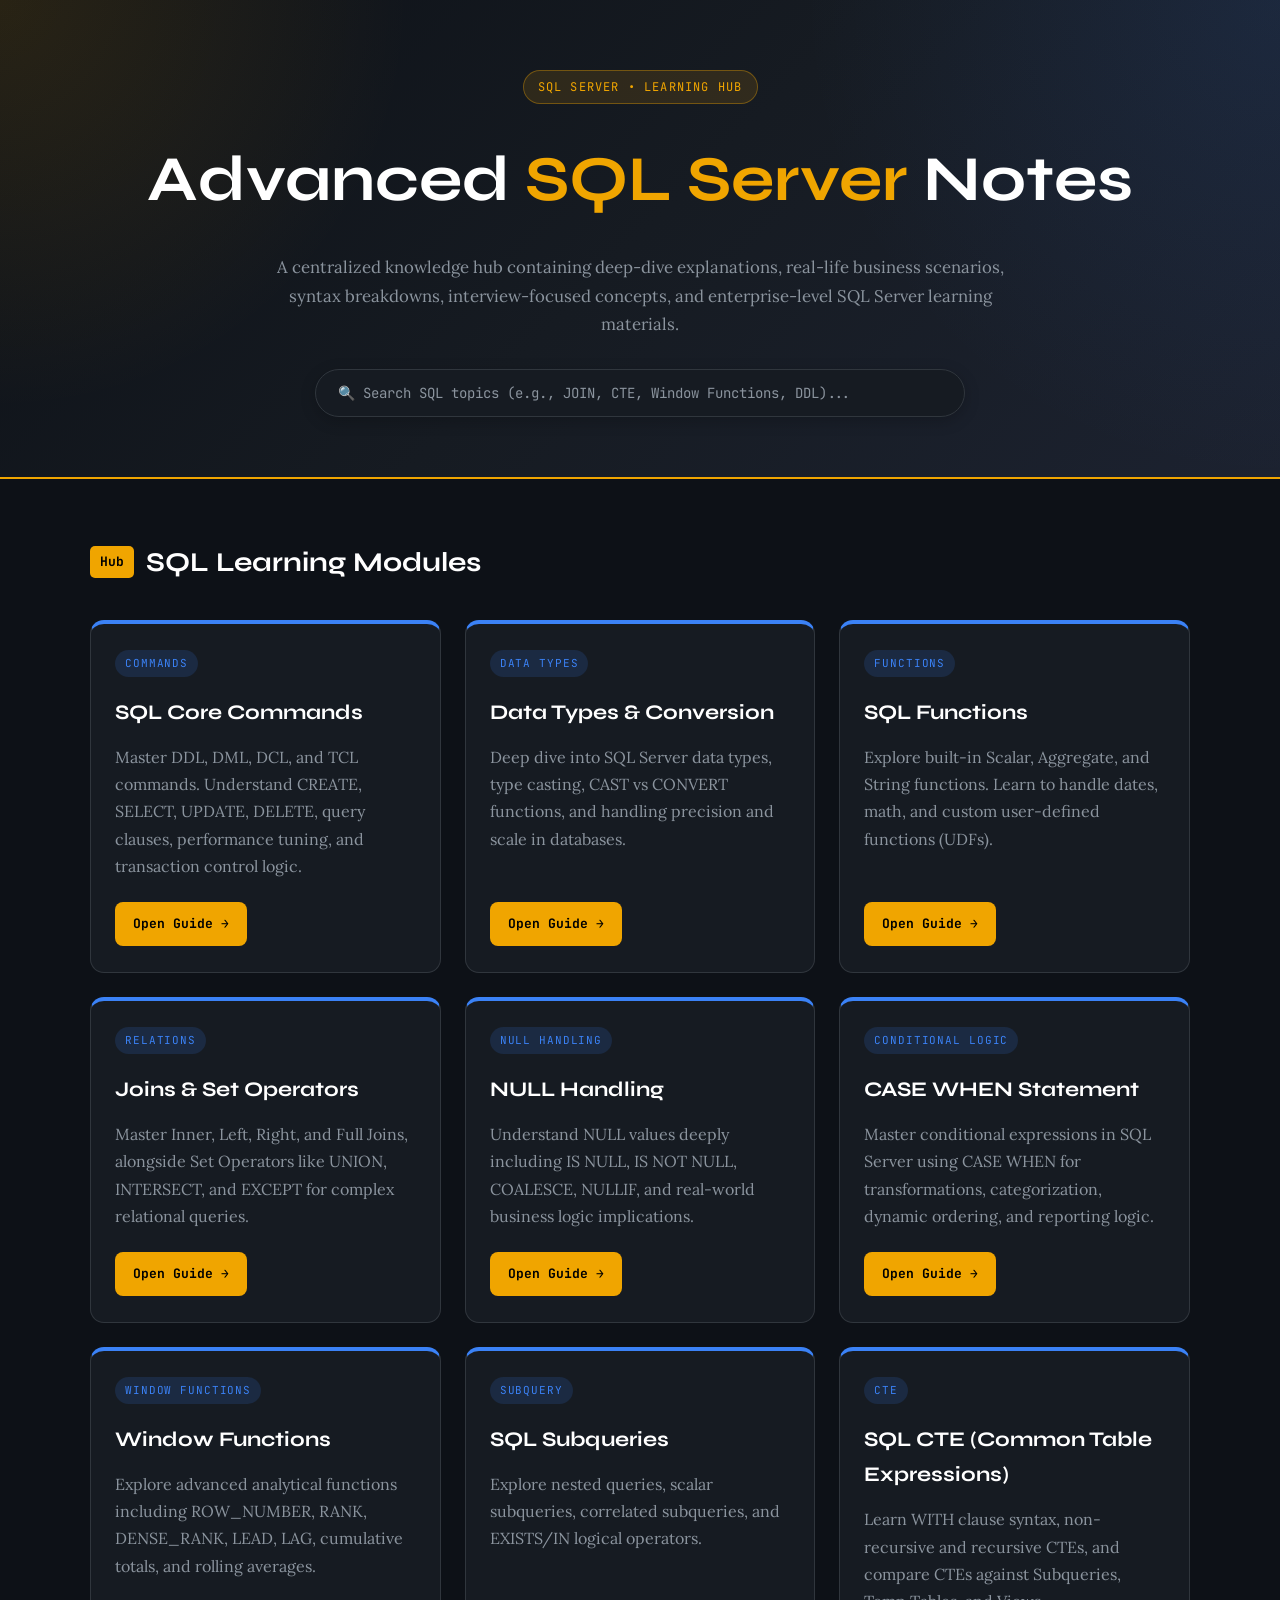
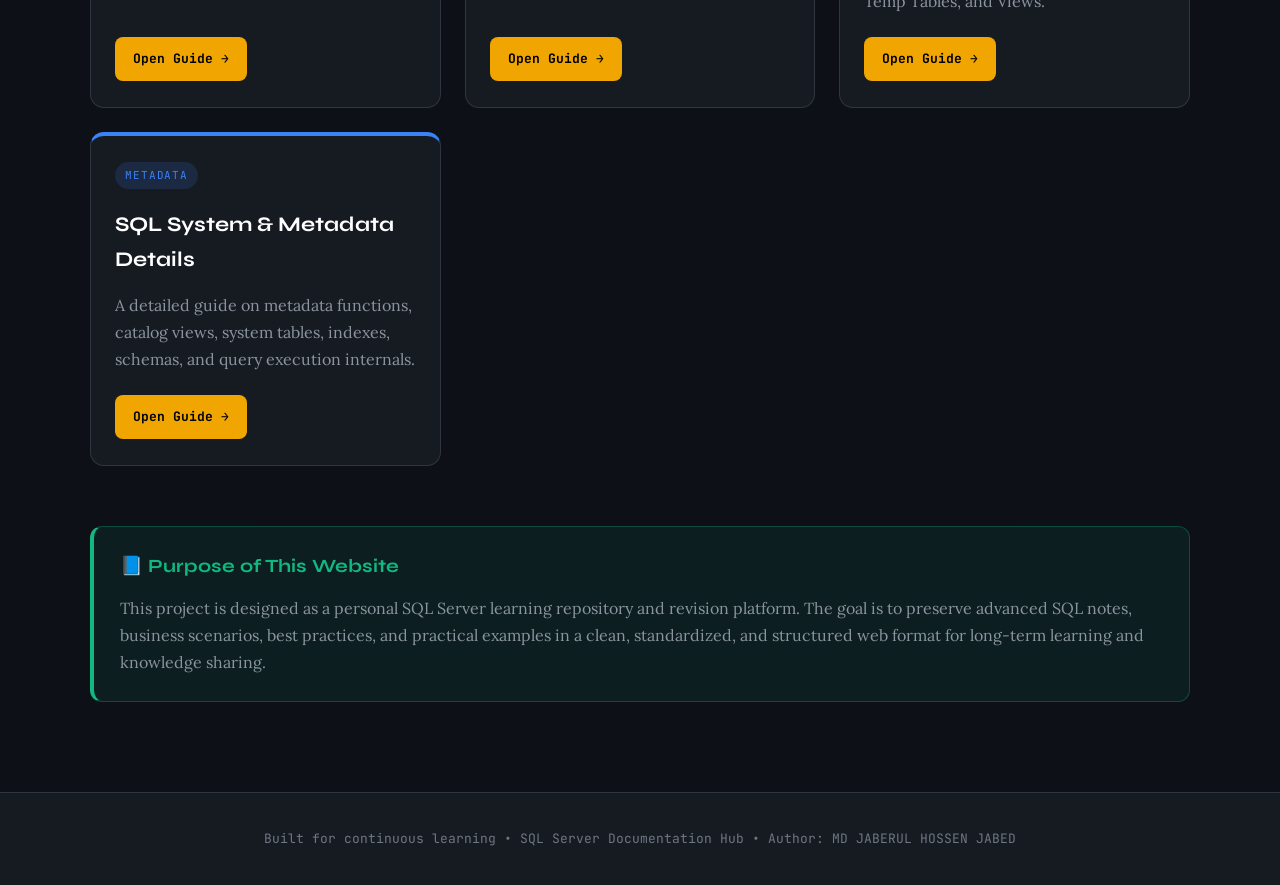
<file: index.html>
<!DOCTYPE html>
<html lang="en">
<head>
  <meta charset="UTF-8">
  <meta name="viewport" content="width=device-width, initial-scale=1.0">
  <title>SQL Server Learning Hub</title>
  <link rel="preconnect" href="https://fonts.googleapis.com">
  <link rel="preconnect" href="https://fonts.gstatic.com" crossorigin>
  <link href="https://fonts.googleapis.com/css2?family=Syne:wght@400;600;700;800&family=JetBrains+Mono:wght@400;500;600&family=Lora:ital,wght@0,400;0,500;1,400;1,500&display=swap" rel="stylesheet">
  <link href="indstyle.css" rel="stylesheet">
</head>
<body>

<header>
  <div class="badge">
    SQL SERVER • LEARNING HUB
  </div>
  <h1>
    Advanced <span>SQL Server</span> Notes
  </h1>
  <p>
    A centralized knowledge hub containing deep-dive explanations,
    real-life business scenarios, syntax breakdowns, interview-focused
    concepts, and enterprise-level SQL Server learning materials.
  </p>
  <div class="search-container">
    <input type="text" id="cardSearch" class="search-input" placeholder="🔍 Search SQL topics (e.g., JOIN, CTE, Window Functions, DDL)..." onkeyup="filterCards()">
  </div>
</header>

<div class="wrapper">
  <h2 class="section-title">
    <span class="num">Hub</span> SQL Learning Modules
  </h2>

  <div class="grid" id="cardGrid">

    <div class="card">
      <div class="tag">COMMANDS</div>
      <h2>SQL Core Commands</h2>
      <p>
        Master DDL, DML, DCL, and TCL commands. Understand CREATE, SELECT, UPDATE, DELETE,
        query clauses, performance tuning, and transaction control logic.
      </p>
      <a href="SQL_Core_Commands.html" class="btn">Open Guide →</a>
    </div>

    <div class="card">
      <div class="tag">DATA TYPES</div>
      <h2>Data Types &amp; Conversion</h2>
      <p>
        Deep dive into SQL Server data types, type casting, CAST vs CONVERT functions, and handling
        precision and scale in databases.
      </p>
      <a href="SQL_Data_type_and_Conversion.html" class="btn">Open Guide →</a>
    </div>

    <div class="card">
      <div class="tag">FUNCTIONS</div>
      <h2>SQL Functions</h2>
      <p>
        Explore built-in Scalar, Aggregate, and String functions. Learn to handle dates, math,
        and custom user-defined functions (UDFs).
      </p>
      <a href="SQL_Functions.html" class="btn">Open Guide →</a>
    </div>

    <div class="card">
      <div class="tag">RELATIONS</div>
      <h2>Joins &amp; Set Operators</h2>
      <p>
        Master Inner, Left, Right, and Full Joins, alongside Set Operators like UNION,
        INTERSECT, and EXCEPT for complex relational queries.
      </p>
      <a href="SQL_Join_and_Set_Operators.html" class="btn">Open Guide →</a>
    </div>

    <div class="card">
      <div class="tag">NULL HANDLING</div>
      <h2>NULL Handling</h2>
      <p>
        Understand NULL values deeply including IS NULL, IS NOT NULL, COALESCE, NULLIF,
        and real-world business logic implications.
      </p>
      <a href="SQL_NULL_Handling.html" class="btn">Open Guide →</a>
    </div>

    <div class="card">
      <div class="tag">CONDITIONAL LOGIC</div>
      <h2>CASE WHEN Statement</h2>
      <p>
        Master conditional expressions in SQL Server using CASE WHEN for transformations,
        categorization, dynamic ordering, and reporting logic.
      </p>
      <a href="CASE_WHEN_Statement.html" class="btn">Open Guide →</a>
    </div>

    <div class="card">
      <div class="tag">WINDOW FUNCTIONS</div>
      <h2>Window Functions</h2>
      <p>
        Explore advanced analytical functions including ROW_NUMBER, RANK, DENSE_RANK, LEAD, LAG,
        cumulative totals, and rolling averages.
      </p>
      <a href="window_functions_guide.html" class="btn">Open Guide →</a>
    </div>

    <div class="card">
      <div class="tag">SUBQUERY</div>
      <h2>SQL Subqueries</h2>
      <p>
        Explore nested queries, scalar subqueries, correlated subqueries, and EXISTS/IN logical operators.
      </p>
      <a href="SQL_Subqueries.html" class="btn">Open Guide →</a>
    </div>

    <div class="card">
      <div class="tag">CTE</div>
      <h2>SQL CTE (Common Table Expressions)</h2>
      <p>
        Learn WITH clause syntax, non-recursive and recursive CTEs, and compare CTEs against Subqueries, Temp Tables, and Views.
      </p>
      <a href="SQL_CTE_Guide.html" class="btn">Open Guide →</a>
    </div>

    <div class="card">
      <div class="tag">METADATA</div>
      <h2>SQL System &amp; Metadata Details</h2>
      <p>
        A detailed guide on metadata functions, catalog views, system tables, indexes, schemas, and query execution internals.
      </p>
      <a href="SystemDetails.html" class="btn">Open Guide →</a>
    </div>

  </div>

  <div class="info-box">
    <h3>📘 Purpose of This Website</h3>
    <p>
      This project is designed as a personal SQL Server learning repository and revision platform. 
      The goal is to preserve advanced SQL notes, business scenarios, best practices, and practical examples 
      in a clean, standardized, and structured web format for long-term learning and knowledge sharing.
    </p>
  </div>

</div>

<!-- Floating Back To Top Button -->
<button class="back-to-top" id="bttBtn" onclick="scrollToTop()" title="Back to Top">↑</button>

<footer>
  Built for continuous learning • SQL Server Documentation Hub • Author: MD JABERUL HOSSEN JABED
</footer>

<script>
  // Live Card Search / Filter
  function filterCards() {
    const input = document.getElementById('cardSearch').value.toLowerCase();
    const cards = document.querySelectorAll('#cardGrid .card');
    cards.forEach(card => {
      const text = card.textContent.toLowerCase();
      card.style.display = text.includes(input) ? 'flex' : 'none';
    });
  }

  // Back to Top Button visibility & smooth scroll
  const bttBtn = document.getElementById('bttBtn');
  window.addEventListener('scroll', () => {
    if (window.scrollY > 300) {
      bttBtn.classList.add('visible');
    } else {
      bttBtn.classList.remove('visible');
    }
  });

  function scrollToTop() {
    window.scrollTo({ top: 0, behavior: 'smooth' });
  }
</script>

</body>
</html>
</file>
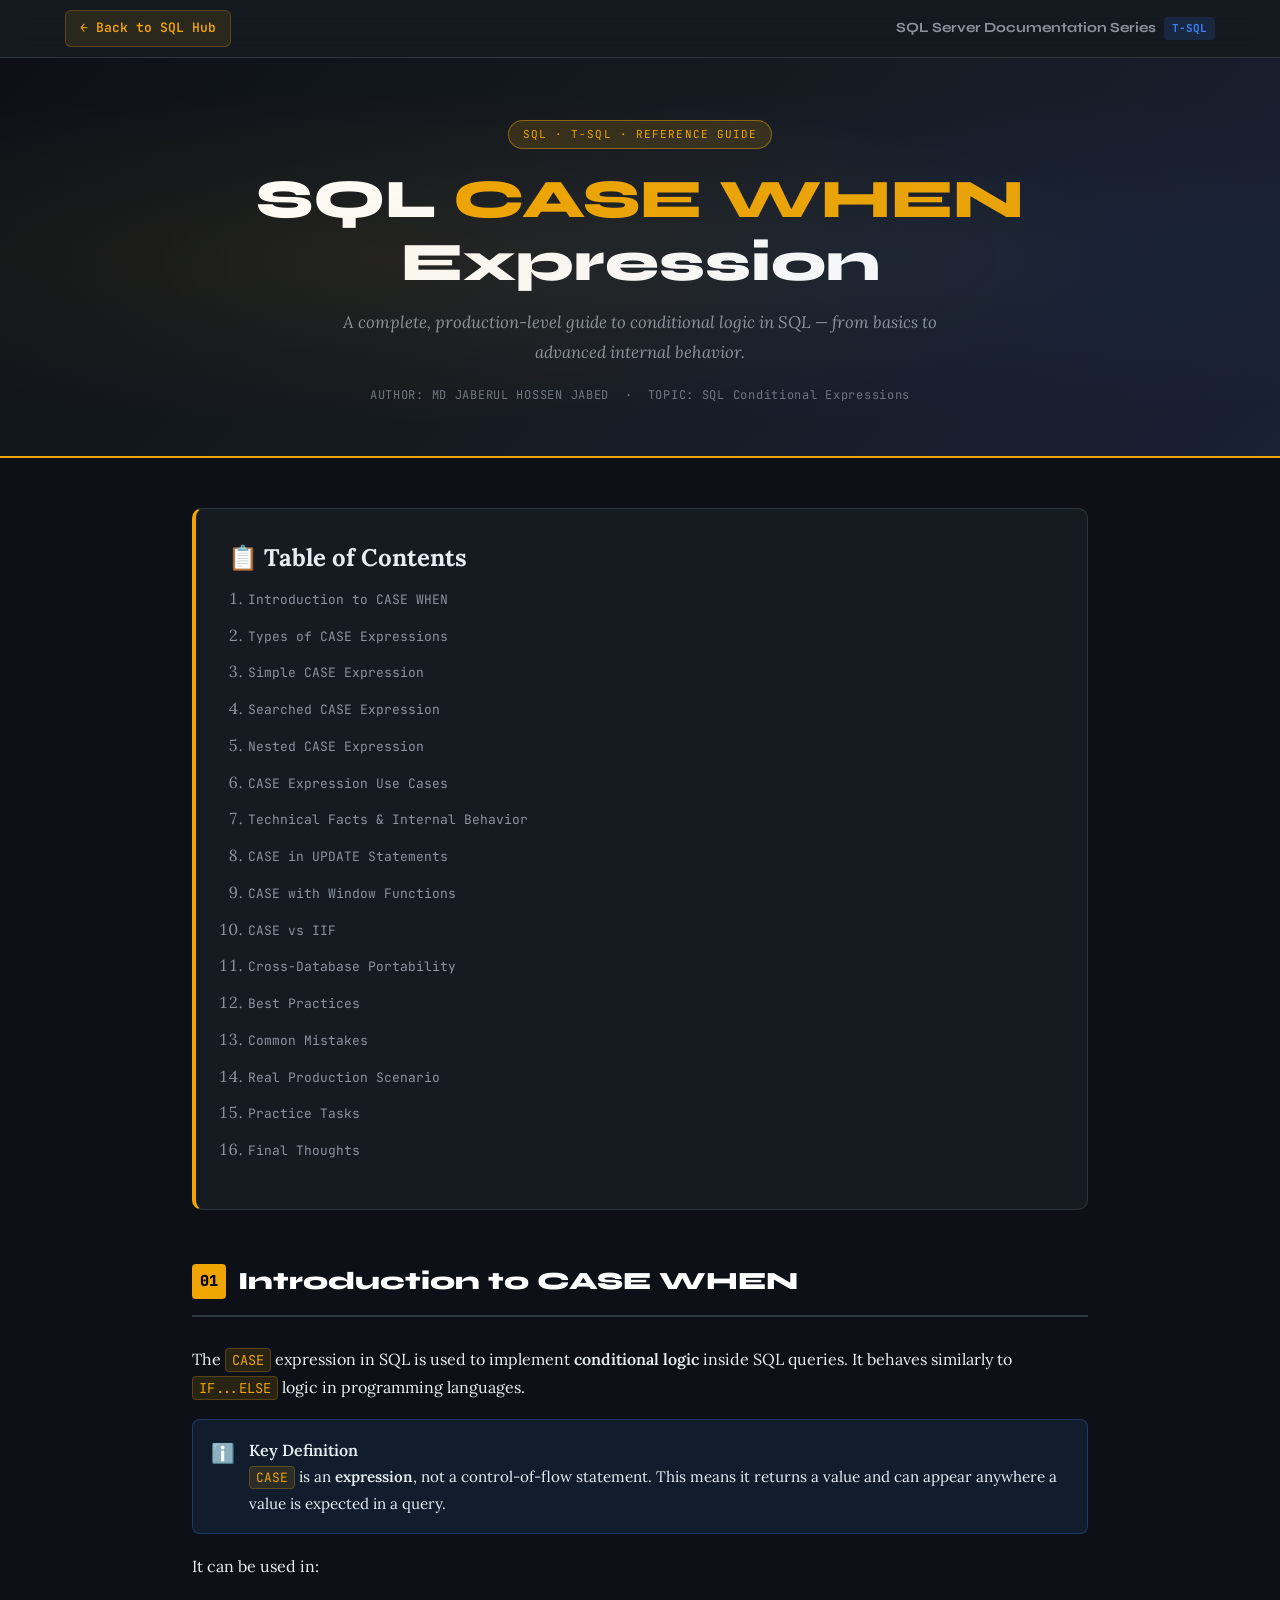
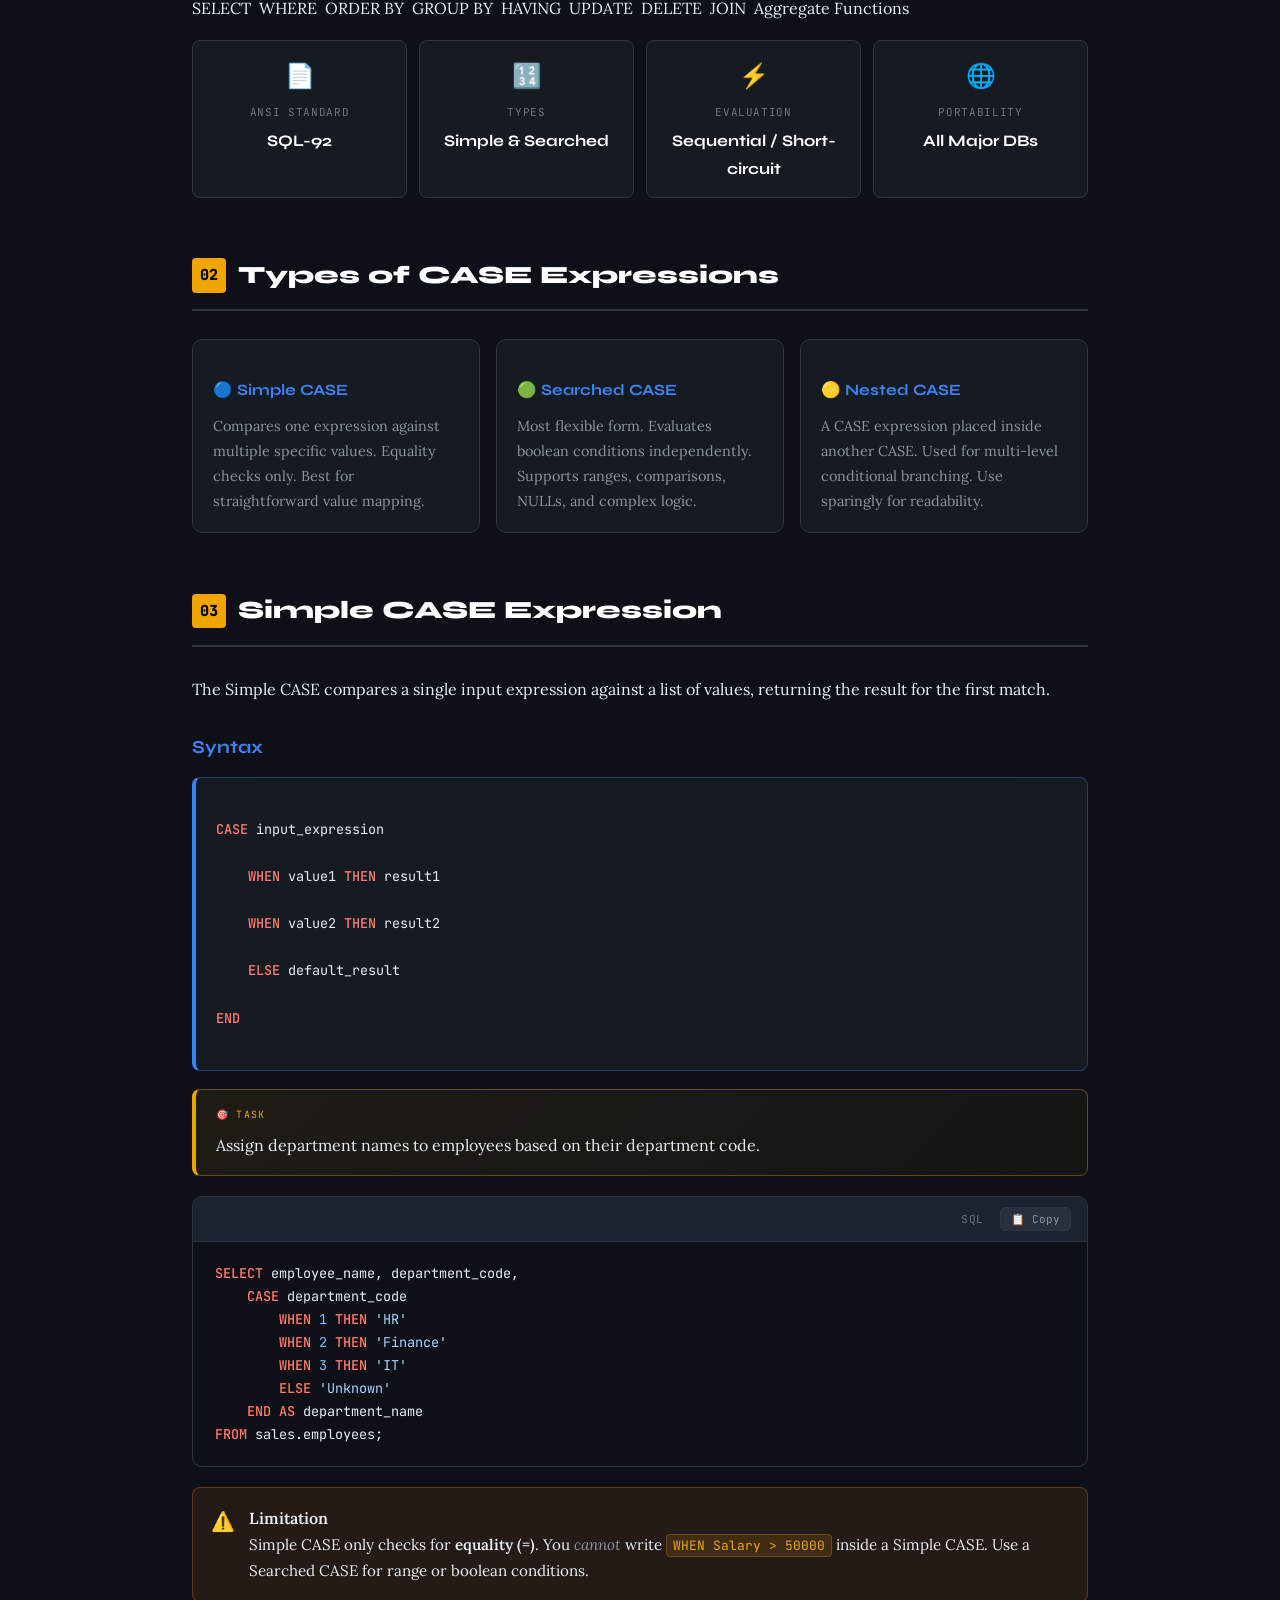
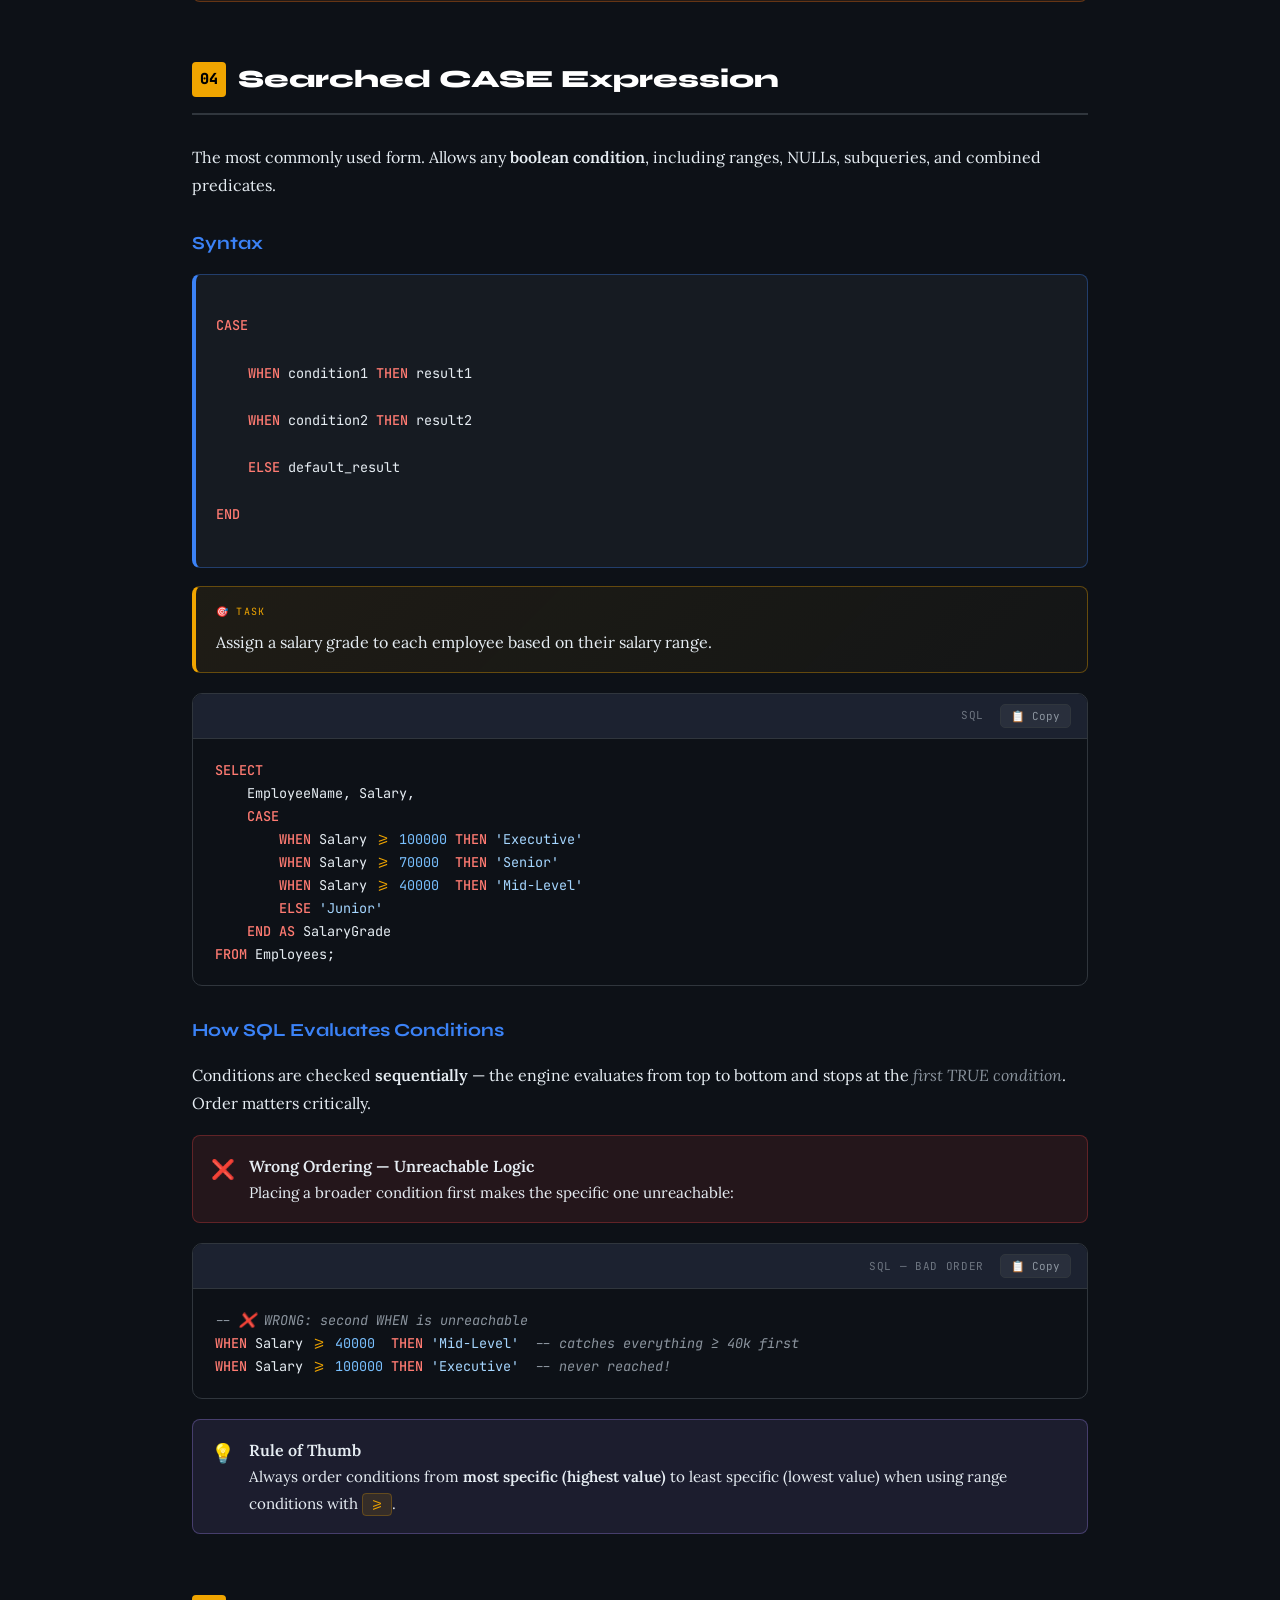
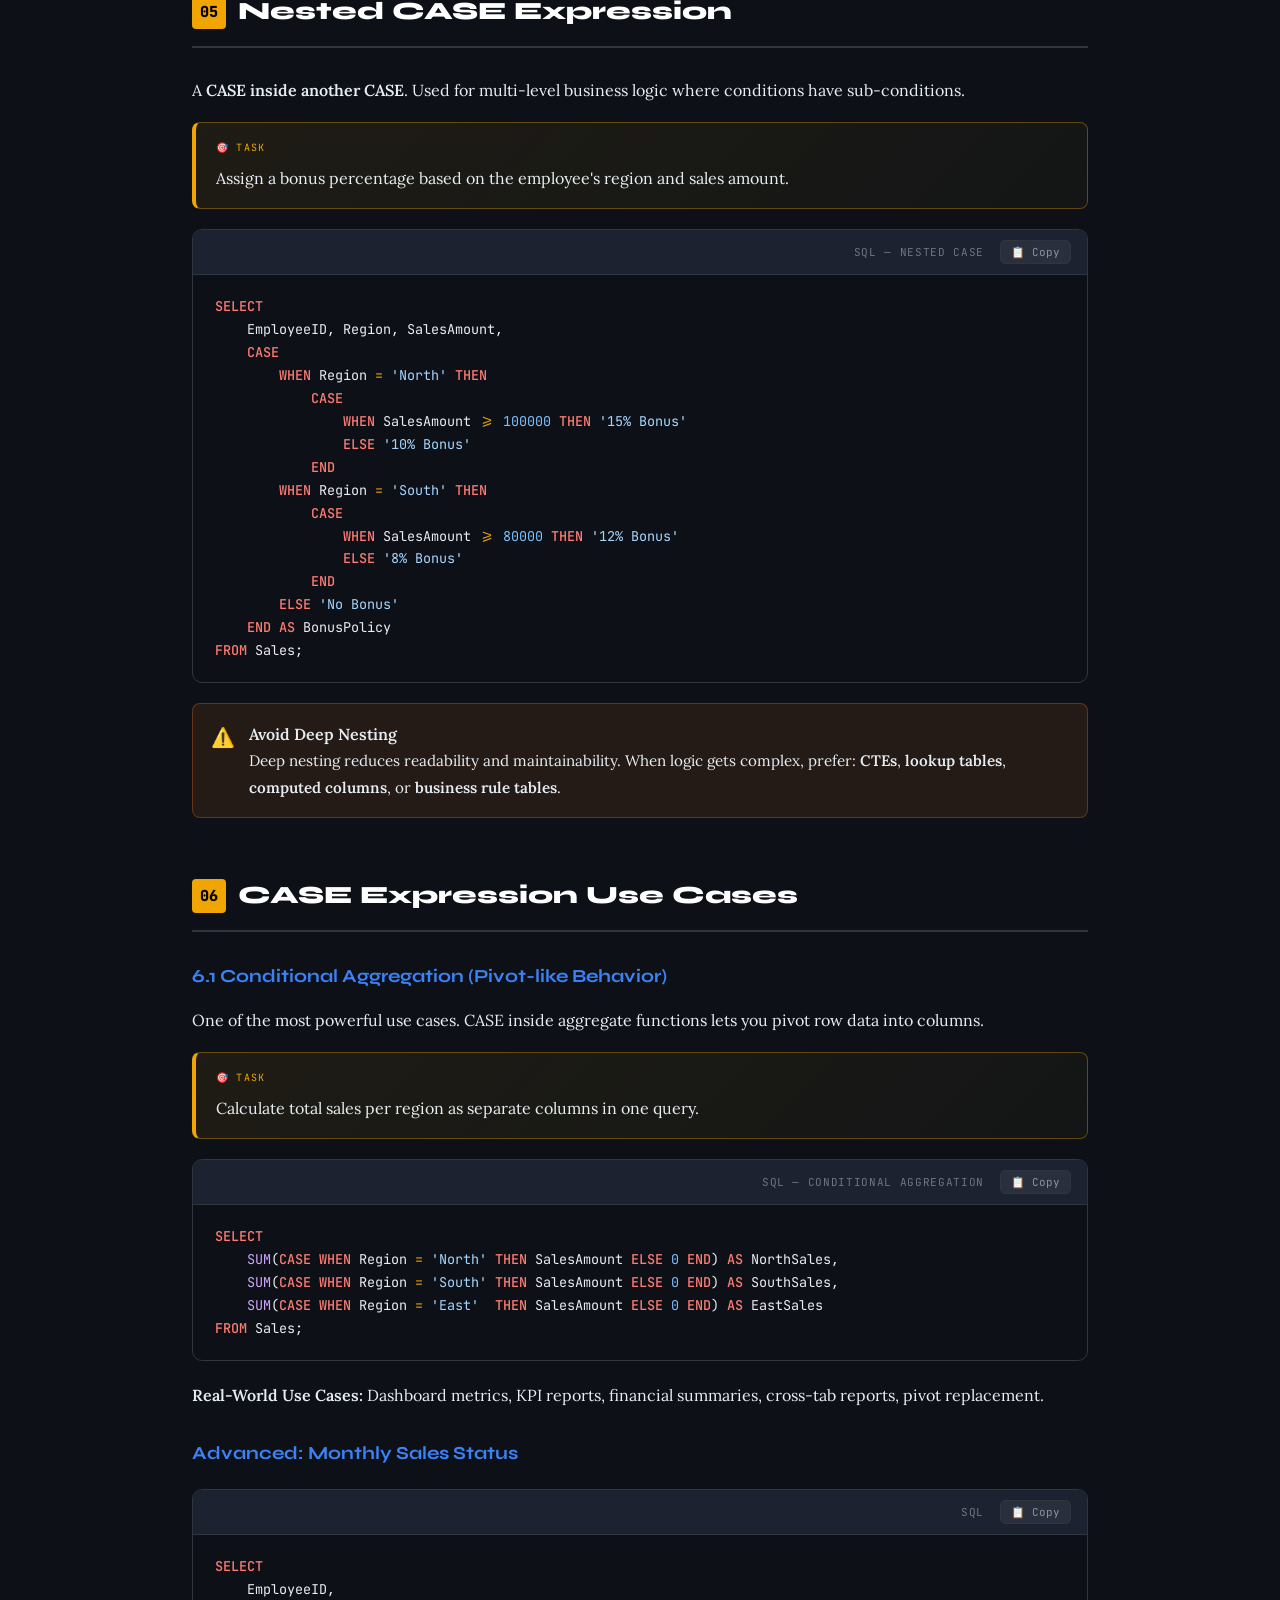
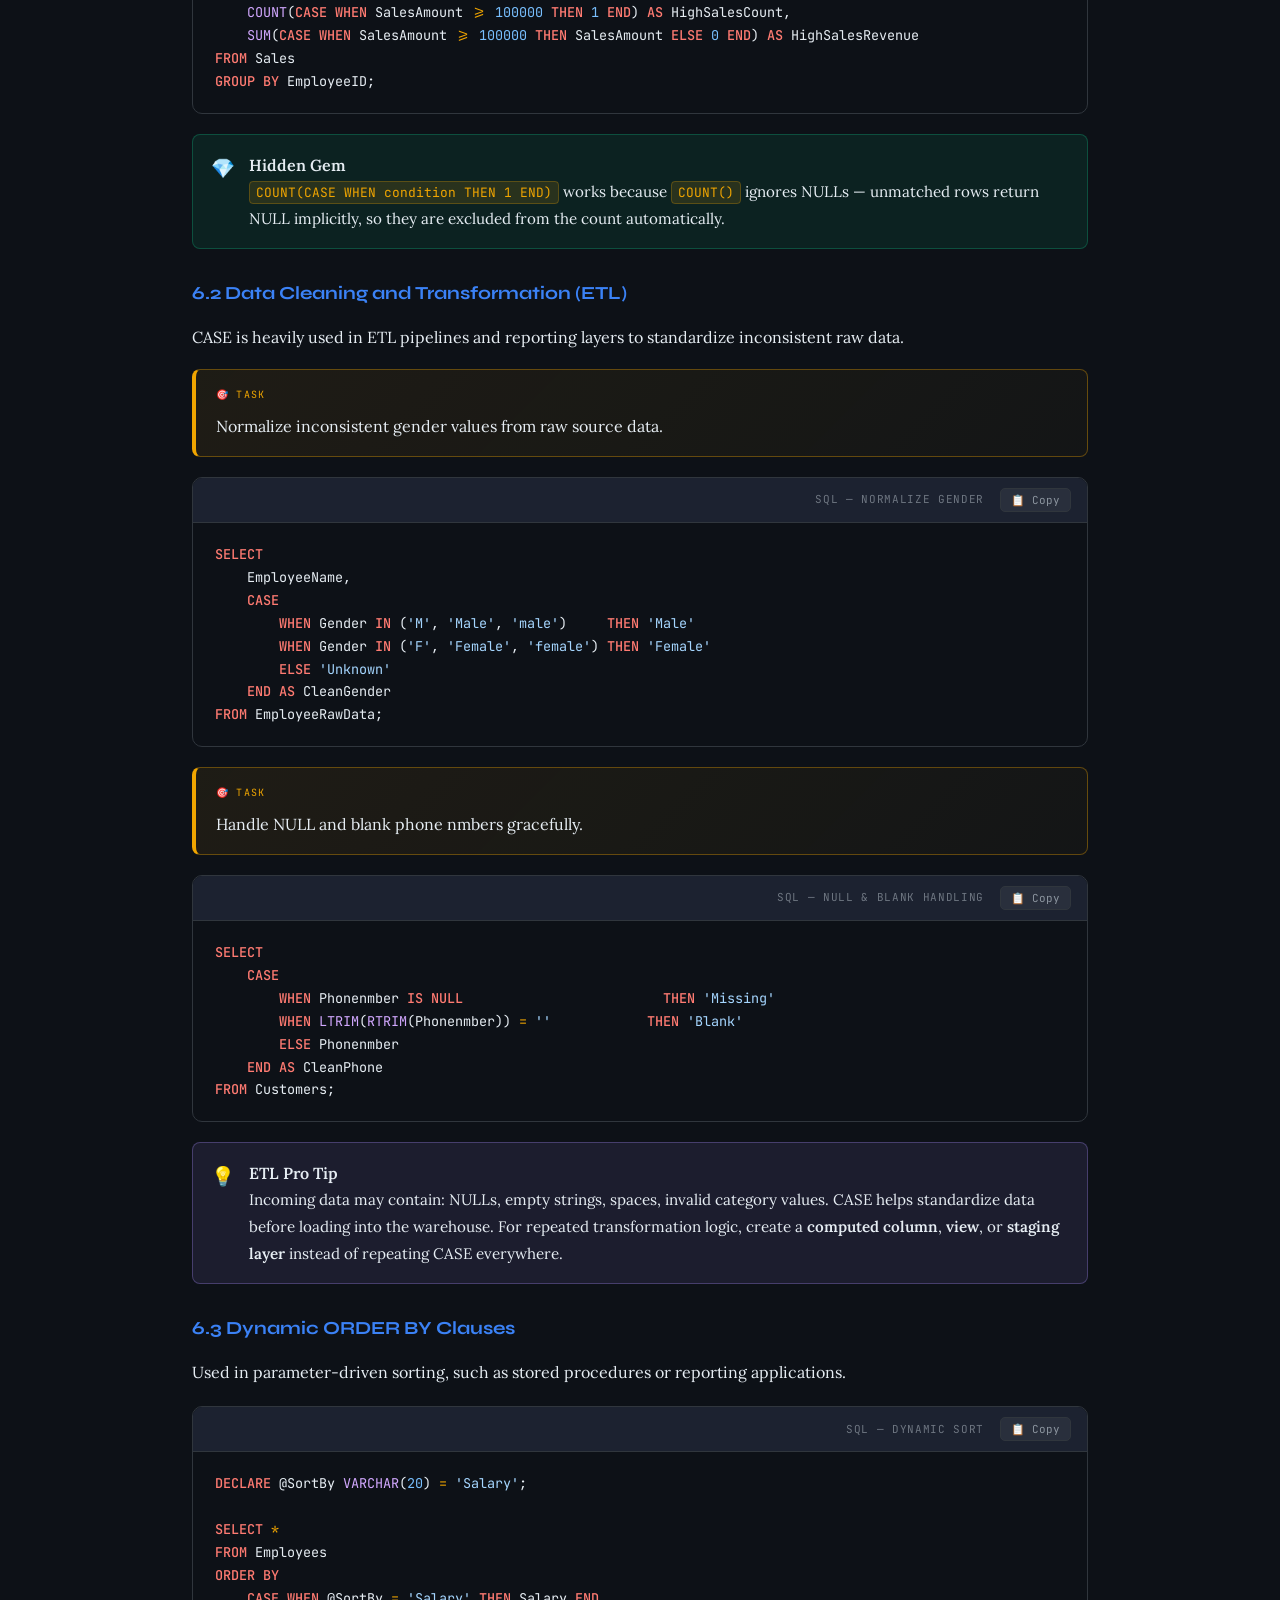
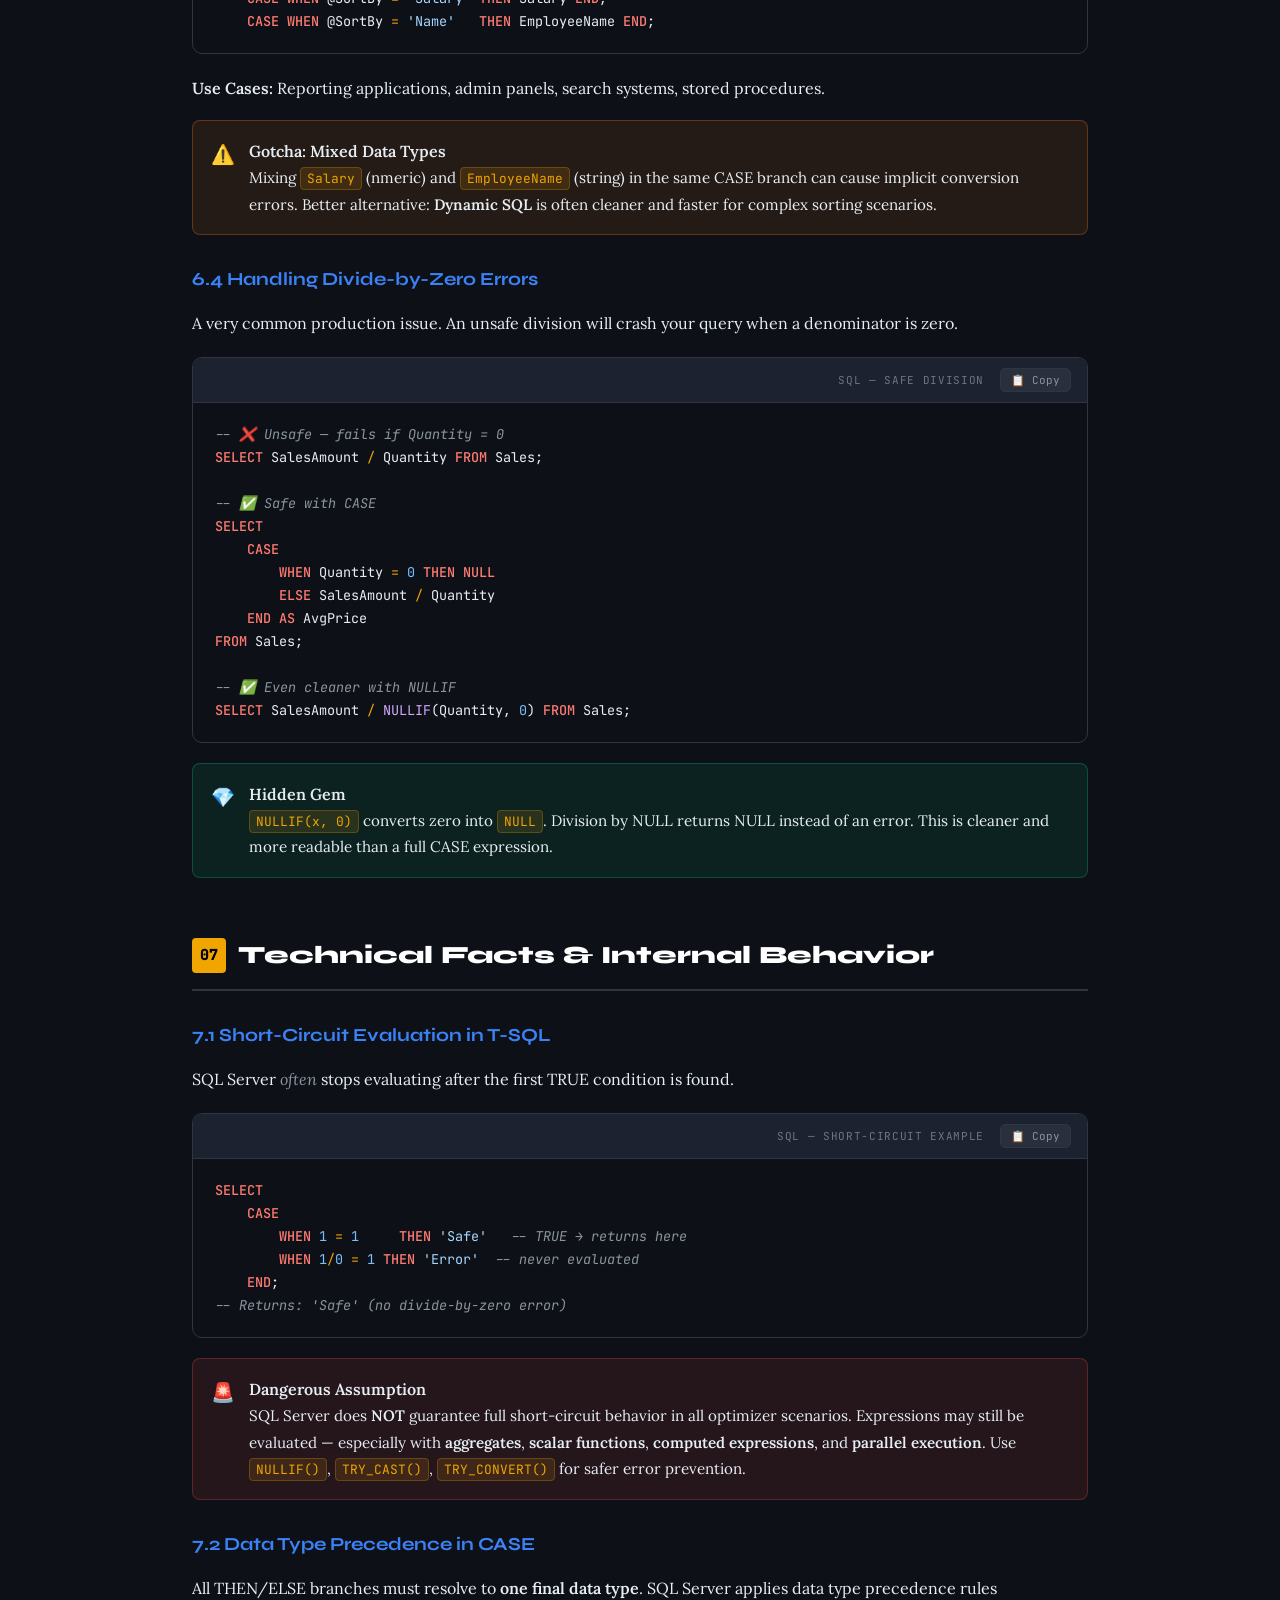
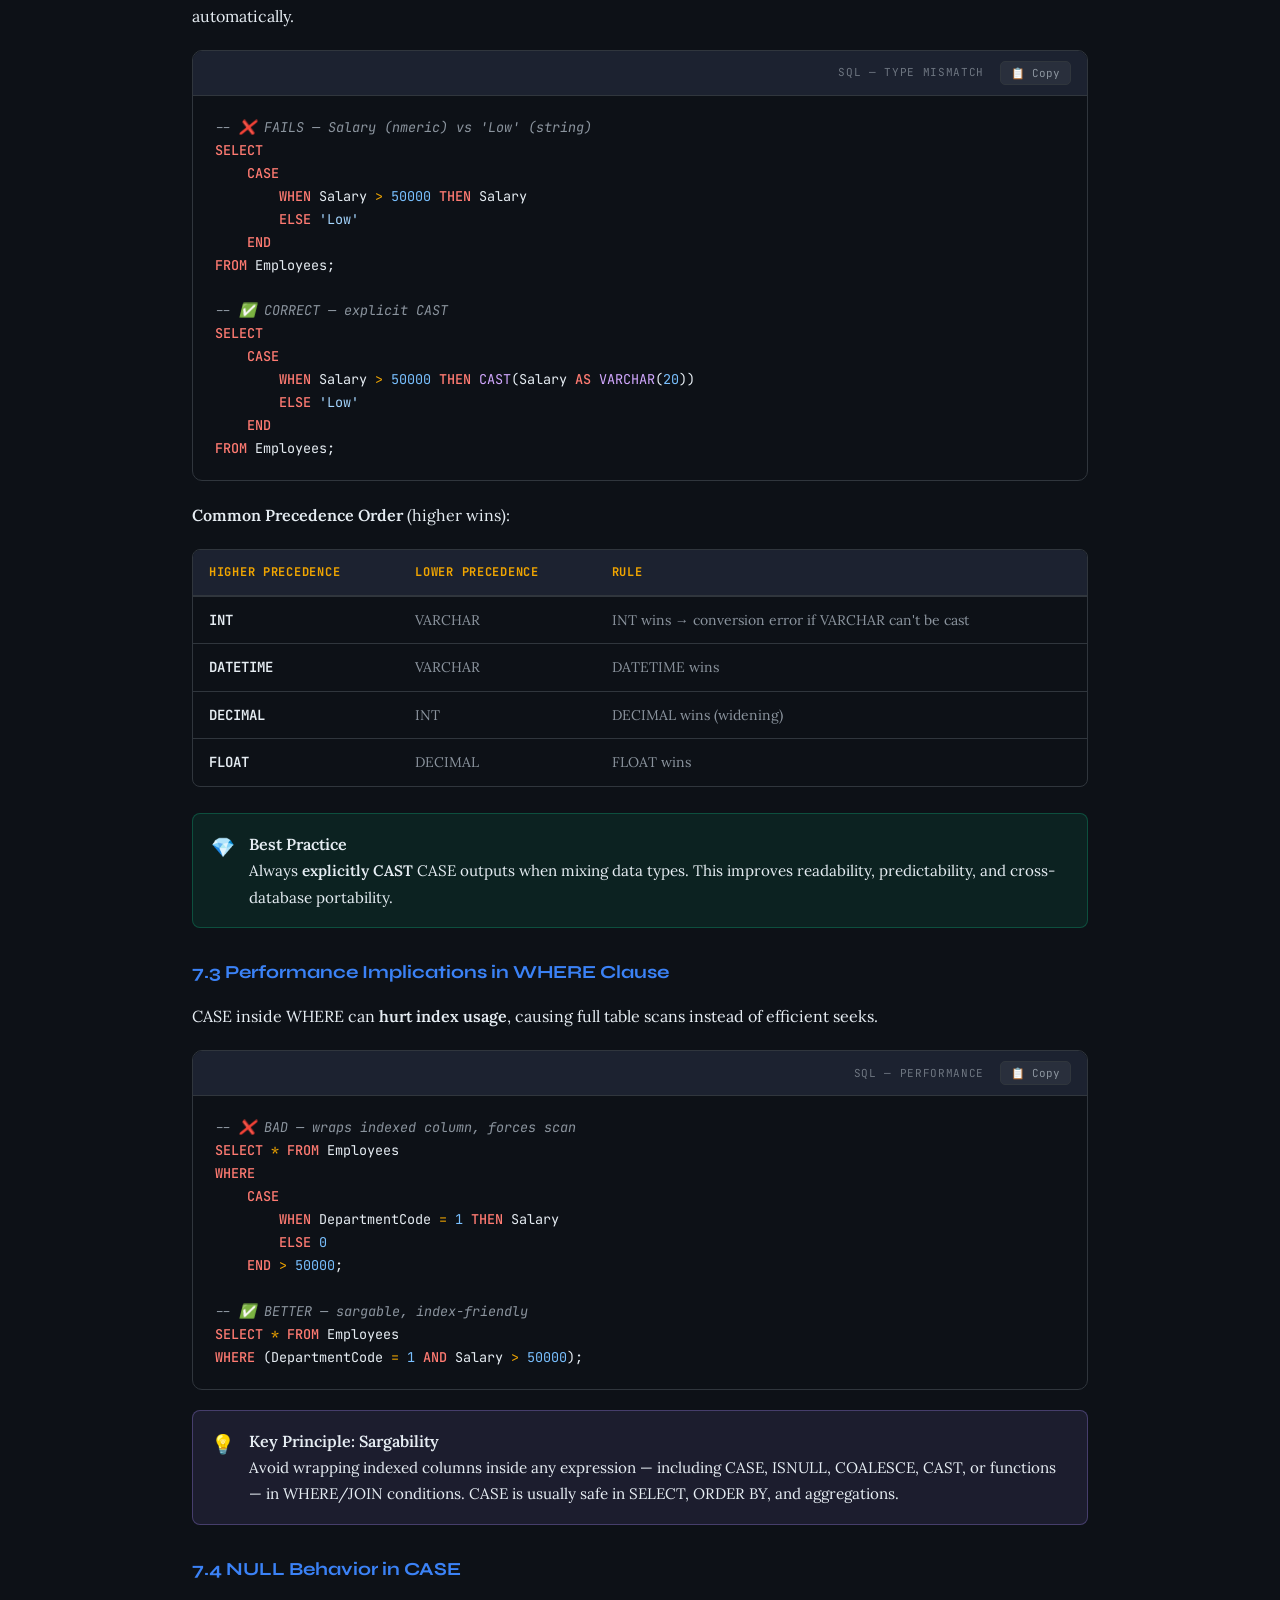
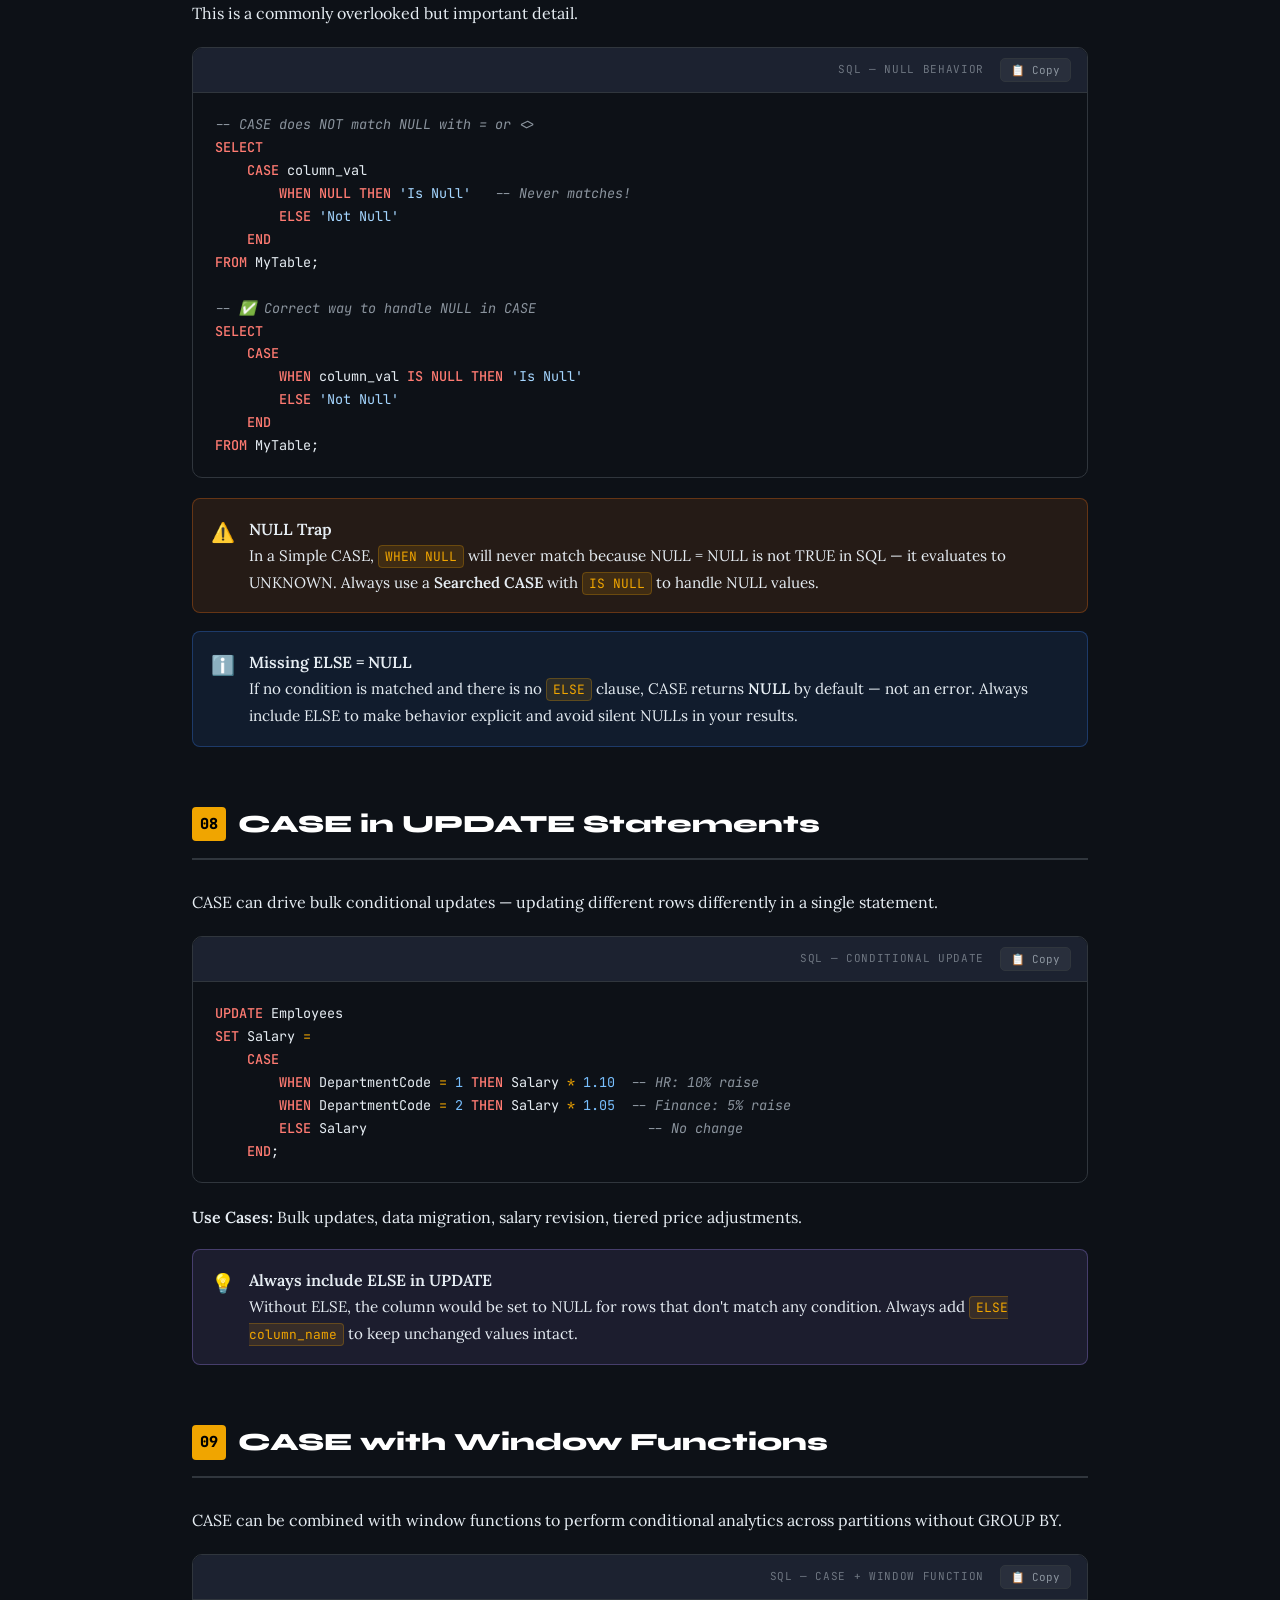
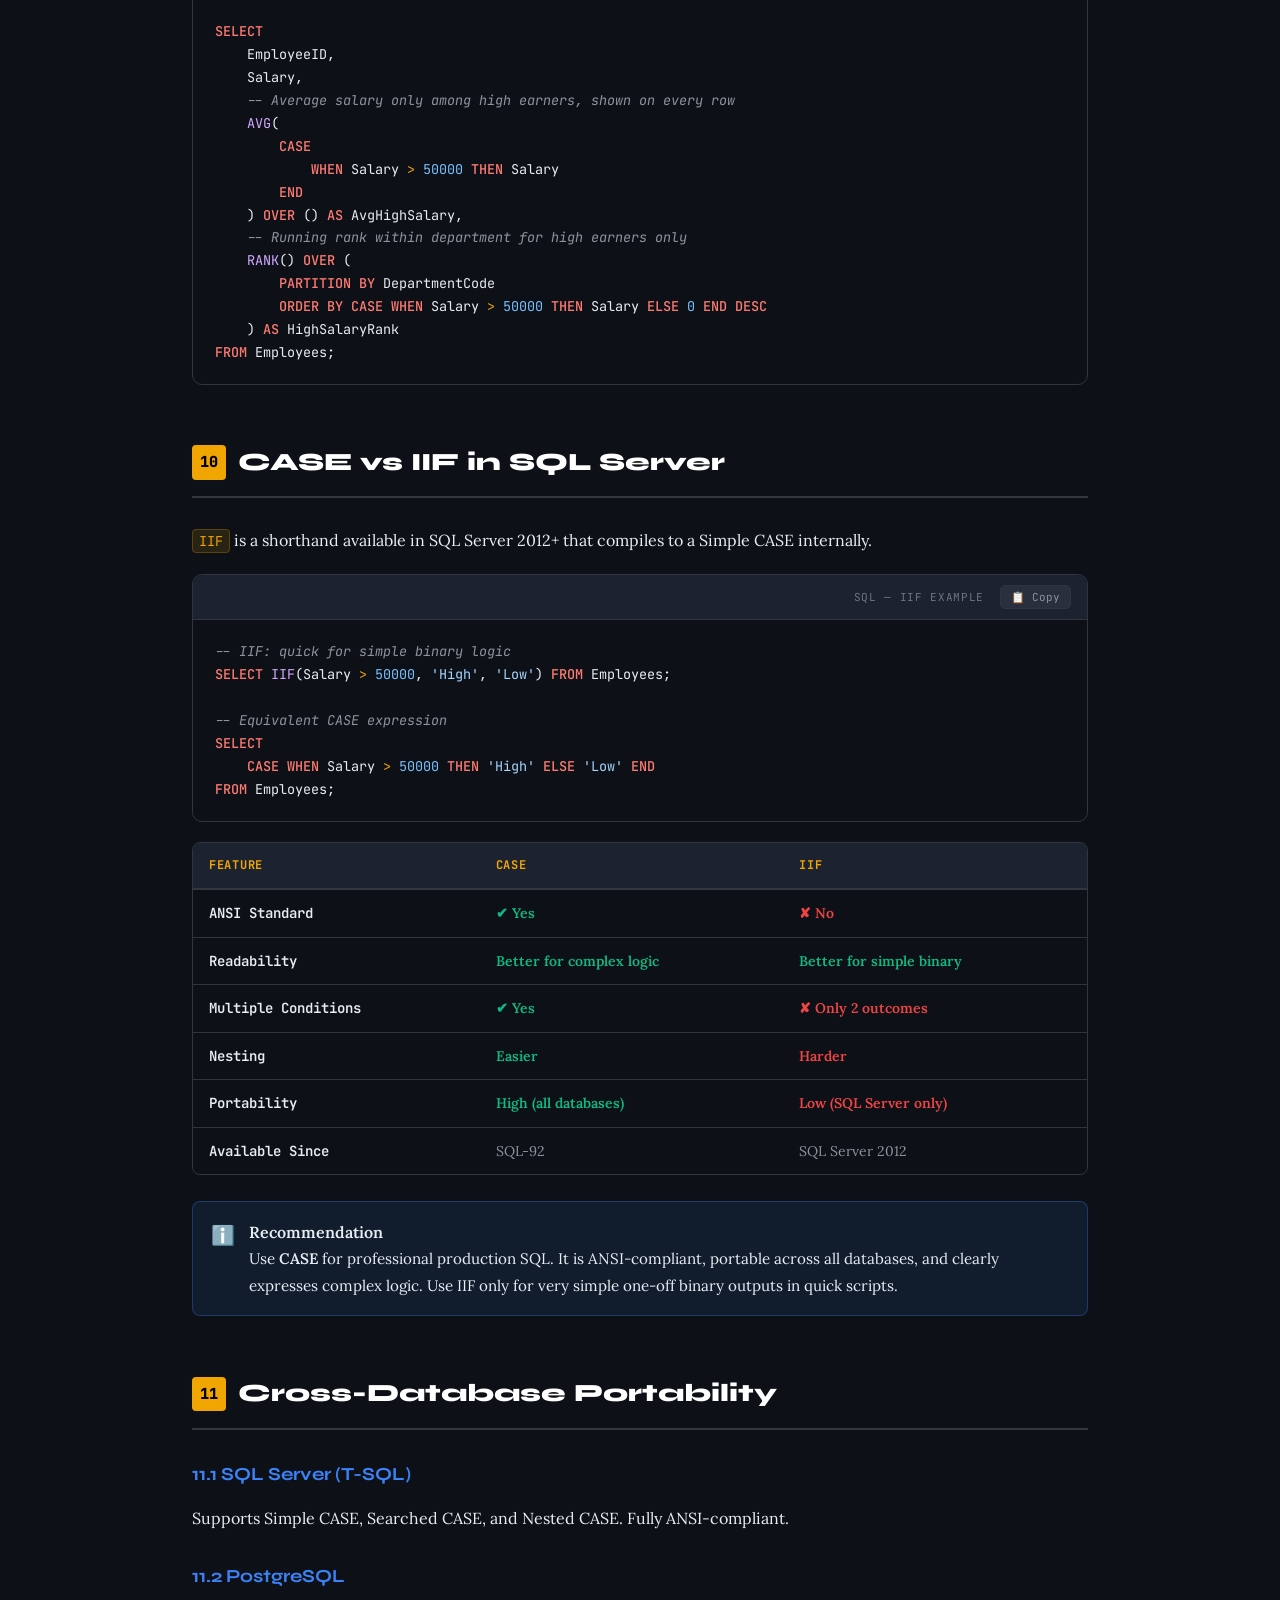
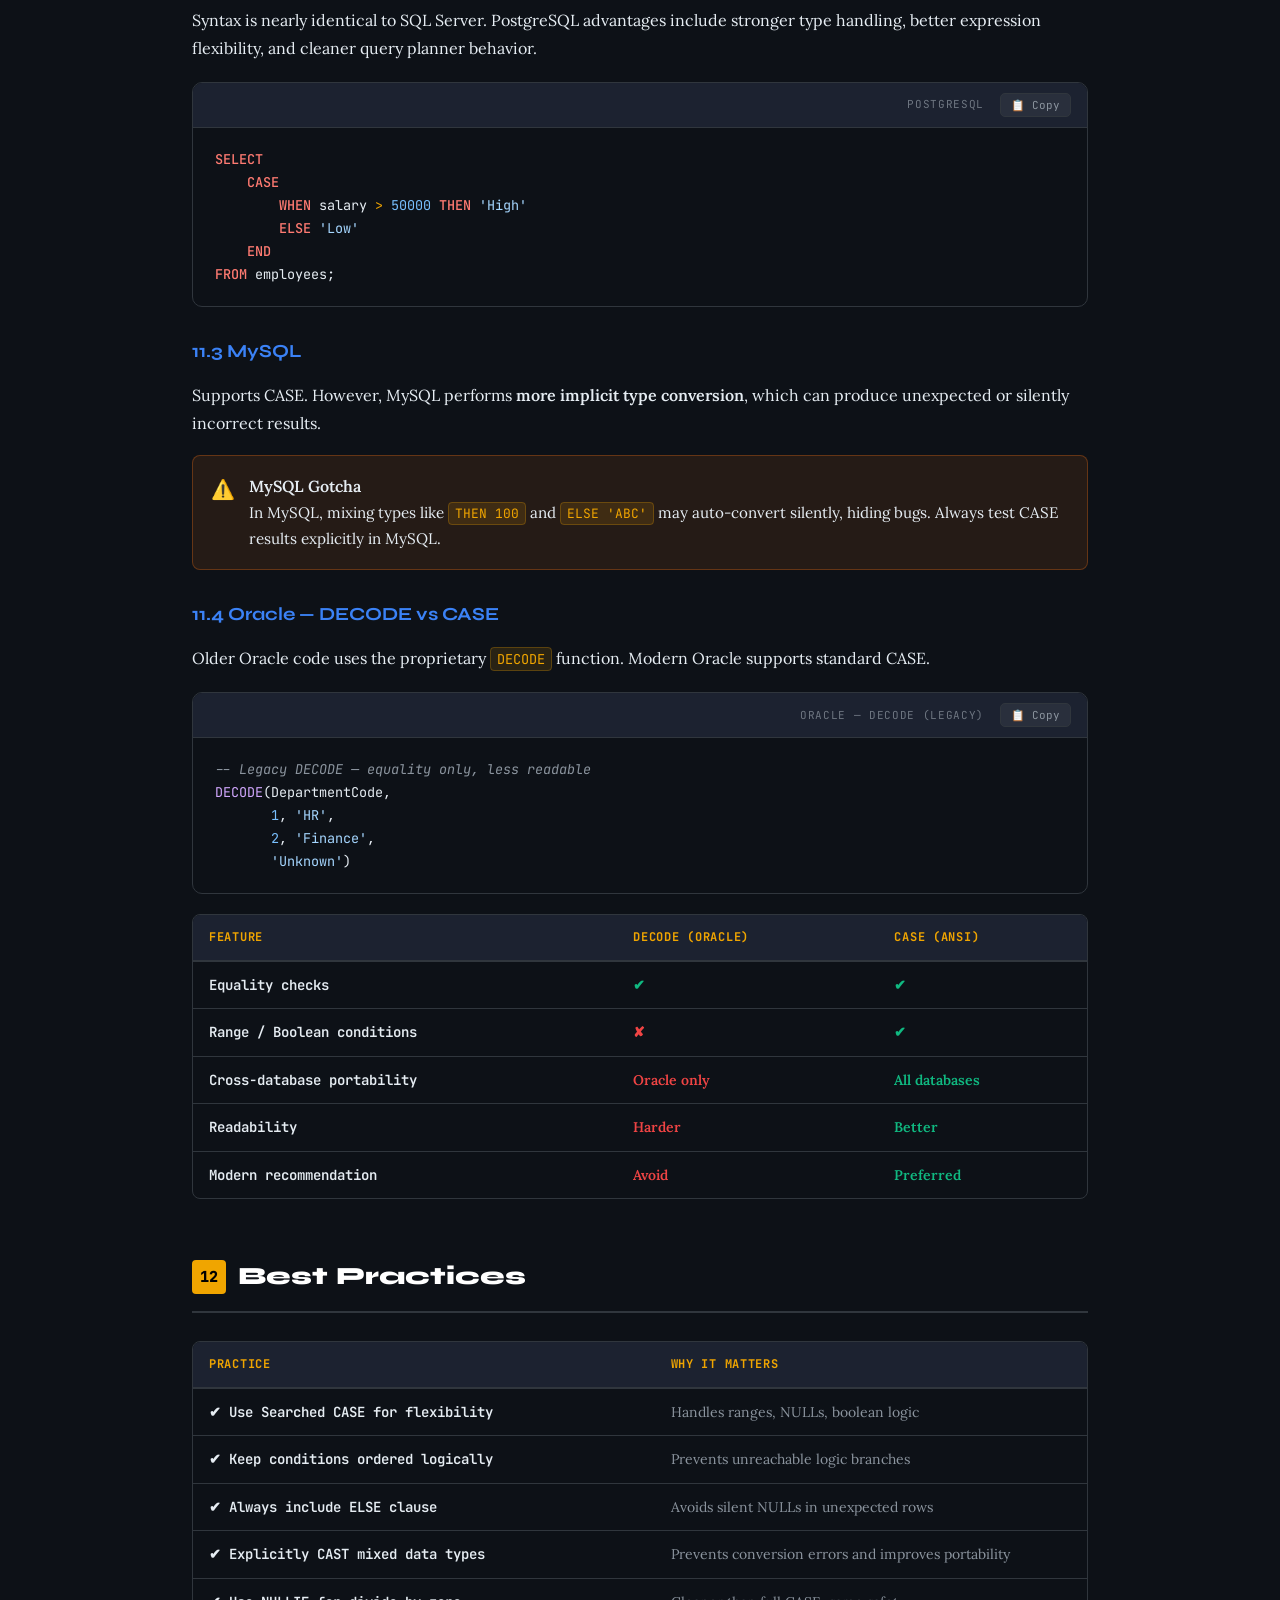
<file: CASE_WHEN_Statement.html>
<!DOCTYPE html>
<html lang="en">
<head>
<meta charset="UTF-8" />
<meta name="viewport" content="width=device-width, initial-scale=1.0"/>
<title>SQL CASE WHEN Expression — Complete Guide</title>
<link href="https://fonts.googleapis.com/css2?family=Syne:wght@400;600;700;800&family=JetBrains+Mono:wght@400;500;600&family=Lora:ital,wght@0,400;0,500;1,400&display=swap" rel="stylesheet"/>
<link href="style.css" rel="stylesheet" /></head>

<body>

<!-- ═══════════════════════════ TOP NAV ════════════════════════════ -->
<nav class="top-nav">
  <div class="nav-container">
    <a href="index.html" class="nav-link">← Back to SQL Hub</a>
    <div class="nav-title">SQL Server Documentation Series <span class="nav-badge">T-SQL</span></div>
  </div>
</nav>


<!-- ══════════════════════ HEADER ══════════════════════ -->
<header>
  <div class="header-badge">SQL · T-SQL · Reference Guide</div>
  <h1>SQL <span>CASE WHEN</span> Expression</h1>
  <p class="sub">A complete, production-level guide to conditional logic in SQL — from basics to advanced internal behavior.</p>
  <div class="meta">AUTHOR: MD JABERUL HOSSEN JABED &nbsp;·&nbsp; TOPIC: SQL Conditional Expressions</div>
</header>

<div class="wrapper">

  <!-- ══════ TABLE OF CONTENTS ══════ -->
  <nav class="toc">
    <h2>📋 Table of Contents</h2>
    <ol>
      <li><a href="#intro">Introduction to CASE WHEN</a></li>
      <li><a href="#types">Types of CASE Expressions</a></li>
      <li><a href="#simple">Simple CASE Expression</a></li>
      <li><a href="#searched">Searched CASE Expression</a></li>
      <li><a href="#nested">Nested CASE Expression</a></li>
      <li><a href="#usecases">CASE Expression Use Cases</a></li>
      <li><a href="#technical">Technical Facts & Internal Behavior</a></li>
      <li><a href="#update">CASE in UPDATE Statements</a></li>
      <li><a href="#window">CASE with Window Functions</a></li>
      <li><a href="#iif">CASE vs IIF</a></li>
      <li><a href="#portability">Cross-Database Portability</a></li>
      <li><a href="#bestpractices">Best Practices</a></li>
      <li><a href="#mistakes">Common Mistakes</a></li>
      <li><a href="#production">Real Production Scenario</a></li>
      <li><a href="#practice">Practice Tasks</a></li>
      <li><a href="#final">Final Thoughts</a></li>
    </ol>
  </nav>

  <!-- ══════ INTRO ══════ -->
  <section id="intro">
    <h2 class="section-title"><span class="num">01</span> Introduction to CASE WHEN</h2>

    <p>The <code class="inline">CASE</code> expression in SQL is used to implement <strong>conditional logic</strong> inside SQL queries. It behaves similarly to <code class="inline">IF...ELSE</code> logic in programming languages.</p>

    <div class="callout info">
      <div class="icon">ℹ️</div>
      <div class="body">
        <strong>Key Definition</strong>
        <p><code class="inline">CASE</code> is an <strong>expression</strong>, not a control-of-flow statement. This means it returns a value and can appear anywhere a value is expected in a query.</p>
      </div>
    </div>

    <p>It can be used in:</p>
    <div class="badge-row">
      <span class="badge-item">SELECT</span>
      <span class="badge-item">WHERE</span>
      <span class="badge-item">ORDER BY</span>
      <span class="badge-item">GROUP BY</span>
      <span class="badge-item">HAVING</span>
      <span class="badge-item">UPDATE</span>
      <span class="badge-item">DELETE</span>
      <span class="badge-item">JOIN</span>
      <span class="badge-item">Aggregate Functions</span>
    </div>

    <div class="facts-grid">
      <div class="fact-card">
        <div class="fact-icon">📄</div>
        <div class="fact-label">ANSI Standard</div>
        <div class="fact-val">SQL-92</div>
      </div>
      <div class="fact-card">
        <div class="fact-icon">🔢</div>
        <div class="fact-label">Types</div>
        <div class="fact-val">Simple & Searched</div>
      </div>
      <div class="fact-card">
        <div class="fact-icon">⚡</div>
        <div class="fact-label">Evaluation</div>
        <div class="fact-val">Sequential / Short-circuit</div>
      </div>
      <div class="fact-card">
        <div class="fact-icon">🌐</div>
        <div class="fact-label">Portability</div>
        <div class="fact-val">All Major DBs</div>
      </div>
    </div>
  </section>

  <!-- ══════ TYPES ══════ -->
  <section id="types">
    <h2 class="section-title"><span class="num">02</span> Types of CASE Expressions</h2>
    <div class="type-grid">
      <div class="type-card">
        <h4>🔵 Simple CASE</h4>
        <p>Compares one expression against multiple specific values. Equality checks only. Best for straightforward value mapping.</p>
      </div>
      <div class="type-card">
        <h4>🟢 Searched CASE</h4>
        <p>Most flexible form. Evaluates boolean conditions independently. Supports ranges, comparisons, NULLs, and complex logic.</p>
      </div>
      <div class="type-card">
        <h4>🟡 Nested CASE</h4>
        <p>A CASE expression placed inside another CASE. Used for multi-level conditional branching. Use sparingly for readability.</p>
      </div>
    </div>
  </section>

  <!-- ══════ SIMPLE CASE ══════ -->
  <section id="simple">
    <h2 class="section-title"><span class="num">03</span> Simple CASE Expression</h2>
    <p>The Simple CASE compares a single input expression against a list of values, returning the result for the first match.</p>

    <h3 class="sub-title">Syntax</h3>
    <div class="syntax-block">
<span class="kw">CASE</span> input_expression<br>
&nbsp;&nbsp;&nbsp;&nbsp;<span class="kw">WHEN</span> value1 <span class="kw">THEN</span> result1<br>
&nbsp;&nbsp;&nbsp;&nbsp;<span class="kw">WHEN</span> value2 <span class="kw">THEN</span> result2<br>
&nbsp;&nbsp;&nbsp;&nbsp;<span class="kw">ELSE</span> default_result<br>
<span class="kw">END</span>
    </div>

    <div class="task-box">
      <div class="task-label">🎯 Task</div>
      <p>Assign department names to employees based on their department code.</p>
    </div>

    <div class="code-wrap">
      <div class="code-header">
        <span class="dot r"></span><span class="dot y"></span><span class="dot g"></span>
        <span class="lang">SQL</span> <button class="copy-btn" onclick="copyCode(this)">📋 Copy</button>
      </div>
      <pre><span class="kw">SELECT</span> employee_name, department_code,
    <span class="kw">CASE</span> department_code
        <span class="kw">WHEN</span> <span class="nm">1</span> <span class="kw">THEN</span> <span class="str">'HR'</span>
        <span class="kw">WHEN</span> <span class="nm">2</span> <span class="kw">THEN</span> <span class="str">'Finance'</span>
        <span class="kw">WHEN</span> <span class="nm">3</span> <span class="kw">THEN</span> <span class="str">'IT'</span>
        <span class="kw">ELSE</span> <span class="str">'Unknown'</span>
    <span class="kw">END</span> <span class="kw">AS</span> department_name
<span class="kw">FROM</span> sales.employees;</pre>
    </div>

    <div class="callout warn">
      <div class="icon">⚠️</div>
      <div class="body">
        <strong>Limitation</strong>
        <p>Simple CASE only checks for <strong>equality (=)</strong>. You <em>cannot</em> write <code class="inline">WHEN Salary &gt; 50000</code> inside a Simple CASE. Use a Searched CASE for range or boolean conditions.</p>
      </div>
    </div>
  </section>

  <!-- ══════ SEARCHED CASE ══════ -->
  <section id="searched">
    <h2 class="section-title"><span class="num">04</span> Searched CASE Expression</h2>
    <p>The most commonly used form. Allows any <strong>boolean condition</strong>, including ranges, NULLs, subqueries, and combined predicates.</p>

    <h3 class="sub-title">Syntax</h3>
    <div class="syntax-block">
<span class="kw">CASE</span><br>
&nbsp;&nbsp;&nbsp;&nbsp;<span class="kw">WHEN</span> condition1 <span class="kw">THEN</span> result1<br>
&nbsp;&nbsp;&nbsp;&nbsp;<span class="kw">WHEN</span> condition2 <span class="kw">THEN</span> result2<br>
&nbsp;&nbsp;&nbsp;&nbsp;<span class="kw">ELSE</span> default_result<br>
<span class="kw">END</span>
    </div>

    <div class="task-box">
      <div class="task-label">🎯 Task</div>
      <p>Assign a salary grade to each employee based on their salary range.</p>
    </div>

    <div class="code-wrap">
      <div class="code-header">
        <span class="dot r"></span><span class="dot y"></span><span class="dot g"></span>
        <span class="lang">SQL</span> <button class="copy-btn" onclick="copyCode(this)">📋 Copy</button>
      </div>
      <pre><span class="kw">SELECT</span>
    EmployeeName, Salary,
    <span class="kw">CASE</span>
        <span class="kw">WHEN</span> Salary <span class="op">&gt;=</span> <span class="nm">100000</span> <span class="kw">THEN</span> <span class="str">'Executive'</span>
        <span class="kw">WHEN</span> Salary <span class="op">&gt;=</span> <span class="nm">70000</span>  <span class="kw">THEN</span> <span class="str">'Senior'</span>
        <span class="kw">WHEN</span> Salary <span class="op">&gt;=</span> <span class="nm">40000</span>  <span class="kw">THEN</span> <span class="str">'Mid-Level'</span>
        <span class="kw">ELSE</span> <span class="str">'Junior'</span>
    <span class="kw">END</span> <span class="kw">AS</span> SalaryGrade
<span class="kw">FROM</span> Employees;</pre>
    </div>

    <h3 class="sub-title">How SQL Evaluates Conditions</h3>
    <p>Conditions are checked <strong>sequentially</strong> — the engine evaluates from top to bottom and stops at the <em>first TRUE condition</em>. Order matters critically.</p>

    <div class="callout danger">
      <div class="icon">❌</div>
      <div class="body">
        <strong>Wrong Ordering — Unreachable Logic</strong>
        <p>Placing a broader condition first makes the specific one unreachable:</p>
      </div>
    </div>

    <div class="code-wrap">
      <div class="code-header">
        <span class="dot r"></span><span class="dot y"></span><span class="dot g"></span>
        <span class="lang">SQL — Bad Order</span> <button class="copy-btn" onclick="copyCode(this)">📋 Copy</button>
      </div>
      <pre><span class="cmt">-- ❌ WRONG: second WHEN is unreachable</span>
<span class="kw">WHEN</span> Salary <span class="op">&gt;=</span> <span class="nm">40000</span>  <span class="kw">THEN</span> <span class="str">'Mid-Level'</span>  <span class="cmt">-- catches everything ≥ 40k first</span>
<span class="kw">WHEN</span> Salary <span class="op">&gt;=</span> <span class="nm">100000</span> <span class="kw">THEN</span> <span class="str">'Executive'</span>  <span class="cmt">-- never reached!</span></pre>
    </div>

    <div class="callout tip">
      <div class="icon">💡</div>
      <div class="body">
        <strong>Rule of Thumb</strong>
        <p>Always order conditions from <strong>most specific (highest value)</strong> to least specific (lowest value) when using range conditions with <code class="inline">&gt;=</code>.</p>
      </div>
    </div>
  </section>

  <!-- ══════ NESTED CASE ══════ -->
  <section id="nested">
    <h2 class="section-title"><span class="num">05</span> Nested CASE Expression</h2>
    <p>A <strong>CASE inside another CASE</strong>. Used for multi-level business logic where conditions have sub-conditions.</p>

    <div class="task-box">
      <div class="task-label">🎯 Task</div>
      <p>Assign a bonus percentage based on the employee's region and sales amount.</p>
    </div>

    <div class="code-wrap">
      <div class="code-header">
        <span class="dot r"></span><span class="dot y"></span><span class="dot g"></span>
        <span class="lang">SQL — Nested CASE</span> <button class="copy-btn" onclick="copyCode(this)">📋 Copy</button>
      </div>
      <pre><span class="kw">SELECT</span>
    EmployeeID, Region, SalesAmount,
    <span class="kw">CASE</span>
        <span class="kw">WHEN</span> Region <span class="op">=</span> <span class="str">'North'</span> <span class="kw">THEN</span>
            <span class="kw">CASE</span>
                <span class="kw">WHEN</span> SalesAmount <span class="op">&gt;=</span> <span class="nm">100000</span> <span class="kw">THEN</span> <span class="str">'15% Bonus'</span>
                <span class="kw">ELSE</span> <span class="str">'10% Bonus'</span>
            <span class="kw">END</span>
        <span class="kw">WHEN</span> Region <span class="op">=</span> <span class="str">'South'</span> <span class="kw">THEN</span>
            <span class="kw">CASE</span>
                <span class="kw">WHEN</span> SalesAmount <span class="op">&gt;=</span> <span class="nm">80000</span> <span class="kw">THEN</span> <span class="str">'12% Bonus'</span>
                <span class="kw">ELSE</span> <span class="str">'8% Bonus'</span>
            <span class="kw">END</span>
        <span class="kw">ELSE</span> <span class="str">'No Bonus'</span>
    <span class="kw">END</span> <span class="kw">AS</span> BonusPolicy
<span class="kw">FROM</span> Sales;</pre>
    </div>

    <div class="callout warn">
      <div class="icon">⚠️</div>
      <div class="body">
        <strong>Avoid Deep Nesting</strong>
        <p>Deep nesting reduces readability and maintainability. When logic gets complex, prefer: <strong>CTEs</strong>, <strong>lookup tables</strong>, <strong>computed columns</strong>, or <strong>business rule tables</strong>.</p>
      </div>
    </div>
  </section>

  <!-- ══════ USE CASES ══════ -->
  <section id="usecases">
    <h2 class="section-title"><span class="num">06</span> CASE Expression Use Cases</h2>

    <!-- Conditional Aggregation -->
    <h3 class="sub-title">6.1 Conditional Aggregation (Pivot-like Behavior)</h3>
    <p>One of the most powerful use cases. CASE inside aggregate functions lets you pivot row data into columns.</p>

    <div class="task-box">
      <div class="task-label">🎯 Task</div>
      <p>Calculate total sales per region as separate columns in one query.</p>
    </div>

    <div class="code-wrap">
      <div class="code-header">
        <span class="dot r"></span><span class="dot y"></span><span class="dot g"></span>
        <span class="lang">SQL — Conditional Aggregation</span> <button class="copy-btn" onclick="copyCode(this)">📋 Copy</button>
      </div>
      <pre><span class="kw">SELECT</span>
    <span class="fn">SUM</span>(<span class="kw">CASE WHEN</span> Region <span class="op">=</span> <span class="str">'North'</span> <span class="kw">THEN</span> SalesAmount <span class="kw">ELSE</span> <span class="nm">0</span> <span class="kw">END</span>) <span class="kw">AS</span> NorthSales,
    <span class="fn">SUM</span>(<span class="kw">CASE WHEN</span> Region <span class="op">=</span> <span class="str">'South'</span> <span class="kw">THEN</span> SalesAmount <span class="kw">ELSE</span> <span class="nm">0</span> <span class="kw">END</span>) <span class="kw">AS</span> SouthSales,
    <span class="fn">SUM</span>(<span class="kw">CASE WHEN</span> Region <span class="op">=</span> <span class="str">'East'</span>  <span class="kw">THEN</span> SalesAmount <span class="kw">ELSE</span> <span class="nm">0</span> <span class="kw">END</span>) <span class="kw">AS</span> EastSales
<span class="kw">FROM</span> Sales;</pre>
    </div>

    <p><strong>Real-World Use Cases:</strong> Dashboard metrics, KPI reports, financial summaries, cross-tab reports, pivot replacement.</p>

    <h3 class="sub-title">Advanced: Monthly Sales Status</h3>
    <div class="code-wrap">
      <div class="code-header">
        <span class="dot r"></span><span class="dot y"></span><span class="dot g"></span>
        <span class="lang">SQL</span> <button class="copy-btn" onclick="copyCode(this)">📋 Copy</button>
      </div>
      <pre><span class="kw">SELECT</span>
    EmployeeID,
    <span class="fn">COUNT</span>(<span class="kw">CASE WHEN</span> SalesAmount <span class="op">&gt;=</span> <span class="nm">100000</span> <span class="kw">THEN</span> <span class="nm">1</span> <span class="kw">END</span>) <span class="kw">AS</span> HighSalesCount,
    <span class="fn">SUM</span>(<span class="kw">CASE WHEN</span> SalesAmount <span class="op">&gt;=</span> <span class="nm">100000</span> <span class="kw">THEN</span> SalesAmount <span class="kw">ELSE</span> <span class="nm">0</span> <span class="kw">END</span>) <span class="kw">AS</span> HighSalesRevenue
<span class="kw">FROM</span> Sales
<span class="kw">GROUP BY</span> EmployeeID;</pre>
    </div>

    <div class="callout gem">
      <div class="icon">💎</div>
      <div class="body">
        <strong>Hidden Gem</strong>
        <p><code class="inline">COUNT(CASE WHEN condition THEN 1 END)</code> works because <code class="inline">COUNT()</code> ignores NULLs — unmatched rows return NULL implicitly, so they are excluded from the count automatically.</p>
      </div>
    </div>

    <!-- Data Cleaning -->
    <h3 class="sub-title">6.2 Data Cleaning and Transformation (ETL)</h3>
    <p>CASE is heavily used in ETL pipelines and reporting layers to standardize inconsistent raw data.</p>

    <div class="task-box">
      <div class="task-label">🎯 Task</div>
      <p>Normalize inconsistent gender values from raw source data.</p>
    </div>

    <div class="code-wrap">
      <div class="code-header">
        <span class="dot r"></span><span class="dot y"></span><span class="dot g"></span>
        <span class="lang">SQL — Normalize Gender</span> <button class="copy-btn" onclick="copyCode(this)">📋 Copy</button>
      </div>
      <pre><span class="kw">SELECT</span>
    EmployeeName,
    <span class="kw">CASE</span>
        <span class="kw">WHEN</span> Gender <span class="kw">IN</span> (<span class="str">'M'</span>, <span class="str">'Male'</span>, <span class="str">'male'</span>)     <span class="kw">THEN</span> <span class="str">'Male'</span>
        <span class="kw">WHEN</span> Gender <span class="kw">IN</span> (<span class="str">'F'</span>, <span class="str">'Female'</span>, <span class="str">'female'</span>) <span class="kw">THEN</span> <span class="str">'Female'</span>
        <span class="kw">ELSE</span> <span class="str">'Unknown'</span>
    <span class="kw">END</span> <span class="kw">AS</span> CleanGender
<span class="kw">FROM</span> EmployeeRawData;</pre>
    </div>

    <div class="task-box">
      <div class="task-label">🎯 Task</div>
      <p>Handle NULL and blank phone nmbers gracefully.</p>
    </div>

    <div class="code-wrap">
      <div class="code-header">
        <span class="dot r"></span><span class="dot y"></span><span class="dot g"></span>
        <span class="lang">SQL — NULL & Blank Handling</span> <button class="copy-btn" onclick="copyCode(this)">📋 Copy</button>
      </div>
      <pre><span class="kw">SELECT</span>
    <span class="kw">CASE</span>
        <span class="kw">WHEN</span> Phonenmber <span class="kw">IS NULL</span>                         <span class="kw">THEN</span> <span class="str">'Missing'</span>
        <span class="kw">WHEN</span> <span class="fn">LTRIM</span>(<span class="fn">RTRIM</span>(Phonenmber)) <span class="op">=</span> <span class="str">''</span>            <span class="kw">THEN</span> <span class="str">'Blank'</span>
        <span class="kw">ELSE</span> Phonenmber
    <span class="kw">END</span> <span class="kw">AS</span> CleanPhone
<span class="kw">FROM</span> Customers;</pre>
    </div>

    <div class="callout tip">
      <div class="icon">💡</div>
      <div class="body">
        <strong>ETL Pro Tip</strong>
        <p>Incoming data may contain: NULLs, empty strings, spaces, invalid category values. CASE helps standardize data before loading into the warehouse. For repeated transformation logic, create a <strong>computed column</strong>, <strong>view</strong>, or <strong>staging layer</strong> instead of repeating CASE everywhere.</p>
      </div>
    </div>

    <!-- Dynamic ORDER BY -->
    <h3 class="sub-title">6.3 Dynamic ORDER BY Clauses</h3>
    <p>Used in parameter-driven sorting, such as stored procedures or reporting applications.</p>

    <div class="code-wrap">
      <div class="code-header">
        <span class="dot r"></span><span class="dot y"></span><span class="dot g"></span>
        <span class="lang">SQL — Dynamic Sort</span> <button class="copy-btn" onclick="copyCode(this)">📋 Copy</button>
      </div>
      <pre><span class="kw">DECLARE</span> @SortBy <span class="fn">VARCHAR</span>(<span class="nm">20</span>) <span class="op">=</span> <span class="str">'Salary'</span>;

<span class="kw">SELECT</span> <span class="op">*</span>
<span class="kw">FROM</span> Employees
<span class="kw">ORDER BY</span>
    <span class="kw">CASE WHEN</span> @SortBy <span class="op">=</span> <span class="str">'Salary'</span> <span class="kw">THEN</span> Salary <span class="kw">END</span>,
    <span class="kw">CASE WHEN</span> @SortBy <span class="op">=</span> <span class="str">'Name'</span>   <span class="kw">THEN</span> EmployeeName <span class="kw">END</span>;</pre>
    </div>

    <p><strong>Use Cases:</strong> Reporting applications, admin panels, search systems, stored procedures.</p>

    <div class="callout warn">
      <div class="icon">⚠️</div>
      <div class="body">
        <strong>Gotcha: Mixed Data Types</strong>
        <p>Mixing <code class="inline">Salary</code> (nmeric) and <code class="inline">EmployeeName</code> (string) in the same CASE branch can cause implicit conversion errors. Better alternative: <strong>Dynamic SQL</strong> is often cleaner and faster for complex sorting scenarios.</p>
      </div>
    </div>

    <!-- Divide by Zero -->
    <h3 class="sub-title">6.4 Handling Divide-by-Zero Errors</h3>
    <p>A very common production issue. An unsafe division will crash your query when a denominator is zero.</p>

    <div class="code-wrap">
      <div class="code-header">
        <span class="dot r"></span><span class="dot y"></span><span class="dot g"></span>
        <span class="lang">SQL — Safe Division</span> <button class="copy-btn" onclick="copyCode(this)">📋 Copy</button>
      </div>
      <pre><span class="cmt">-- ❌ Unsafe — fails if Quantity = 0</span>
<span class="kw">SELECT</span> SalesAmount <span class="op">/</span> Quantity <span class="kw">FROM</span> Sales;

<span class="cmt">-- ✅ Safe with CASE</span>
<span class="kw">SELECT</span>
    <span class="kw">CASE</span>
        <span class="kw">WHEN</span> Quantity <span class="op">=</span> <span class="nm">0</span> <span class="kw">THEN</span> <span class="kw">NULL</span>
        <span class="kw">ELSE</span> SalesAmount <span class="op">/</span> Quantity
    <span class="kw">END</span> <span class="kw">AS</span> AvgPrice
<span class="kw">FROM</span> Sales;

<span class="cmt">-- ✅ Even cleaner with NULLIF</span>
<span class="kw">SELECT</span> SalesAmount <span class="op">/</span> <span class="fn">NULLIF</span>(Quantity, <span class="nm">0</span>) <span class="kw">FROM</span> Sales;</pre>
    </div>

    <div class="callout gem">
      <div class="icon">💎</div>
      <div class="body">
        <strong>Hidden Gem</strong>
        <p><code class="inline">NULLIF(x, 0)</code> converts zero into <code class="inline">NULL</code>. Division by NULL returns NULL instead of an error. This is cleaner and more readable than a full CASE expression.</p>
      </div>
    </div>
  </section>

  <!-- ══════ TECHNICAL ══════ -->
  <section id="technical">
    <h2 class="section-title"><span class="num">07</span> Technical Facts & Internal Behavior</h2>

    <h3 class="sub-title">7.1 Short-Circuit Evaluation in T-SQL</h3>
    <p>SQL Server <em>often</em> stops evaluating after the first TRUE condition is found.</p>

    <div class="code-wrap">
      <div class="code-header">
        <span class="dot r"></span><span class="dot y"></span><span class="dot g"></span>
        <span class="lang">SQL — Short-Circuit Example</span> <button class="copy-btn" onclick="copyCode(this)">📋 Copy</button>
      </div>
      <pre><span class="kw">SELECT</span>
    <span class="kw">CASE</span>
        <span class="kw">WHEN</span> <span class="nm">1</span> <span class="op">=</span> <span class="nm">1</span>     <span class="kw">THEN</span> <span class="str">'Safe'</span>   <span class="cmt">-- TRUE → returns here</span>
        <span class="kw">WHEN</span> <span class="nm">1</span><span class="op">/</span><span class="nm">0</span> <span class="op">=</span> <span class="nm">1</span> <span class="kw">THEN</span> <span class="str">'Error'</span>  <span class="cmt">-- never evaluated</span>
    <span class="kw">END</span>;
<span class="cmt">-- Returns: 'Safe' (no divide-by-zero error)</span></pre>
    </div>

    <div class="callout danger">
      <div class="icon">🚨</div>
      <div class="body">
        <strong>Dangerous Assumption</strong>
        <p>SQL Server does <strong>NOT</strong> guarantee full short-circuit behavior in all optimizer scenarios. Expressions may still be evaluated — especially with <strong>aggregates</strong>, <strong>scalar functions</strong>, <strong>computed expressions</strong>, and <strong>parallel execution</strong>. Use <code class="inline">NULLIF()</code>, <code class="inline">TRY_CAST()</code>, <code class="inline">TRY_CONVERT()</code> for safer error prevention.</p>
      </div>
    </div>

    <h3 class="sub-title">7.2 Data Type Precedence in CASE</h3>
    <p>All THEN/ELSE branches must resolve to <strong>one final data type</strong>. SQL Server applies data type precedence rules automatically.</p>

    <div class="code-wrap">
      <div class="code-header">
        <span class="dot r"></span><span class="dot y"></span><span class="dot g"></span>
        <span class="lang">SQL — Type Mismatch</span> <button class="copy-btn" onclick="copyCode(this)">📋 Copy</button>
      </div>
      <pre><span class="cmt">-- ❌ FAILS — Salary (nmeric) vs 'Low' (string)</span>
<span class="kw">SELECT</span>
    <span class="kw">CASE</span>
        <span class="kw">WHEN</span> Salary <span class="op">&gt;</span> <span class="nm">50000</span> <span class="kw">THEN</span> Salary
        <span class="kw">ELSE</span> <span class="str">'Low'</span>
    <span class="kw">END</span>
<span class="kw">FROM</span> Employees;

<span class="cmt">-- ✅ CORRECT — explicit CAST</span>
<span class="kw">SELECT</span>
    <span class="kw">CASE</span>
        <span class="kw">WHEN</span> Salary <span class="op">&gt;</span> <span class="nm">50000</span> <span class="kw">THEN</span> <span class="fn">CAST</span>(Salary <span class="kw">AS</span> <span class="fn">VARCHAR</span>(<span class="nm">20</span>))
        <span class="kw">ELSE</span> <span class="str">'Low'</span>
    <span class="kw">END</span>
<span class="kw">FROM</span> Employees;</pre>
    </div>

    <p><strong>Common Precedence Order</strong> (higher wins):</p>
    <div class="table-wrap">
      <table>
        <thead><tr><th>Higher Precedence</th><th>Lower Precedence</th><th>Rule</th></tr></thead>
        <tbody>
          <tr><td>INT</td><td>VARCHAR</td><td>INT wins → conversion error if VARCHAR can't be cast</td></tr>
          <tr><td>DATETIME</td><td>VARCHAR</td><td>DATETIME wins</td></tr>
          <tr><td>DECIMAL</td><td>INT</td><td>DECIMAL wins (widening)</td></tr>
          <tr><td>FLOAT</td><td>DECIMAL</td><td>FLOAT wins</td></tr>
        </tbody>
      </table>
    </div>

    <div class="callout gem">
      <div class="icon">💎</div>
      <div class="body">
        <strong>Best Practice</strong>
        <p>Always <strong>explicitly CAST</strong> CASE outputs when mixing data types. This improves readability, predictability, and cross-database portability.</p>
      </div>
    </div>

    <h3 class="sub-title">7.3 Performance Implications in WHERE Clause</h3>
    <p>CASE inside WHERE can <strong>hurt index usage</strong>, causing full table scans instead of efficient seeks.</p>

    <div class="code-wrap">
      <div class="code-header">
        <span class="dot r"></span><span class="dot y"></span><span class="dot g"></span>
        <span class="lang">SQL — Performance</span> <button class="copy-btn" onclick="copyCode(this)">📋 Copy</button>
      </div>
      <pre><span class="cmt">-- ❌ BAD — wraps indexed column, forces scan</span>
<span class="kw">SELECT</span> <span class="op">*</span> <span class="kw">FROM</span> Employees
<span class="kw">WHERE</span>
    <span class="kw">CASE</span>
        <span class="kw">WHEN</span> DepartmentCode <span class="op">=</span> <span class="nm">1</span> <span class="kw">THEN</span> Salary
        <span class="kw">ELSE</span> <span class="nm">0</span>
    <span class="kw">END</span> <span class="op">&gt;</span> <span class="nm">50000</span>;

<span class="cmt">-- ✅ BETTER — sargable, index-friendly</span>
<span class="kw">SELECT</span> <span class="op">*</span> <span class="kw">FROM</span> Employees
<span class="kw">WHERE</span> (DepartmentCode <span class="op">=</span> <span class="nm">1</span> <span class="kw">AND</span> Salary <span class="op">&gt;</span> <span class="nm">50000</span>);</pre>
    </div>

    <div class="callout tip">
      <div class="icon">💡</div>
      <div class="body">
        <strong>Key Principle: Sargability</strong>
        <p>Avoid wrapping indexed columns inside any expression — including CASE, ISNULL, COALESCE, CAST, or functions — in WHERE/JOIN conditions. CASE is usually safe in SELECT, ORDER BY, and aggregations.</p>
      </div>
    </div>

    <!-- Missing section: NULL behavior -->
    <h3 class="sub-title">7.4 NULL Behavior in CASE</h3>
    <p>This is a commonly overlooked but important detail.</p>

    <div class="code-wrap">
      <div class="code-header">
        <span class="dot r"></span><span class="dot y"></span><span class="dot g"></span>
        <span class="lang">SQL — NULL Behavior</span> <button class="copy-btn" onclick="copyCode(this)">📋 Copy</button>
      </div>
      <pre><span class="cmt">-- CASE does NOT match NULL with = or &lt;&gt;</span>
<span class="kw">SELECT</span>
    <span class="kw">CASE</span> column_val
        <span class="kw">WHEN</span> <span class="kw">NULL</span> <span class="kw">THEN</span> <span class="str">'Is Null'</span>   <span class="cmt">-- Never matches!</span>
        <span class="kw">ELSE</span> <span class="str">'Not Null'</span>
    <span class="kw">END</span>
<span class="kw">FROM</span> MyTable;

<span class="cmt">-- ✅ Correct way to handle NULL in CASE</span>
<span class="kw">SELECT</span>
    <span class="kw">CASE</span>
        <span class="kw">WHEN</span> column_val <span class="kw">IS NULL</span> <span class="kw">THEN</span> <span class="str">'Is Null'</span>
        <span class="kw">ELSE</span> <span class="str">'Not Null'</span>
    <span class="kw">END</span>
<span class="kw">FROM</span> MyTable;</pre>
    </div>

    <div class="callout warn">
      <div class="icon">⚠️</div>
      <div class="body">
        <strong>NULL Trap</strong>
        <p>In a Simple CASE, <code class="inline">WHEN NULL</code> will never match because NULL = NULL is not TRUE in SQL — it evaluates to UNKNOWN. Always use a <strong>Searched CASE</strong> with <code class="inline">IS NULL</code> to handle NULL values.</p>
      </div>
    </div>

    <div class="callout info">
      <div class="icon">ℹ️</div>
      <div class="body">
        <strong>Missing ELSE = NULL</strong>
        <p>If no condition is matched and there is no <code class="inline">ELSE</code> clause, CASE returns <strong>NULL</strong> by default — not an error. Always include ELSE to make behavior explicit and avoid silent NULLs in your results.</p>
      </div>
    </div>
  </section>

  <!-- ══════ UPDATE ══════ -->
  <section id="update">
    <h2 class="section-title"><span class="num">08</span> CASE in UPDATE Statements</h2>
    <p>CASE can drive bulk conditional updates — updating different rows differently in a single statement.</p>

    <div class="code-wrap">
      <div class="code-header">
        <span class="dot r"></span><span class="dot y"></span><span class="dot g"></span>
        <span class="lang">SQL — Conditional UPDATE</span> <button class="copy-btn" onclick="copyCode(this)">📋 Copy</button>
      </div>
      <pre><span class="kw">UPDATE</span> Employees
<span class="kw">SET</span> Salary <span class="op">=</span>
    <span class="kw">CASE</span>
        <span class="kw">WHEN</span> DepartmentCode <span class="op">=</span> <span class="nm">1</span> <span class="kw">THEN</span> Salary <span class="op">*</span> <span class="nm">1.10</span>  <span class="cmt">-- HR: 10% raise</span>
        <span class="kw">WHEN</span> DepartmentCode <span class="op">=</span> <span class="nm">2</span> <span class="kw">THEN</span> Salary <span class="op">*</span> <span class="nm">1.05</span>  <span class="cmt">-- Finance: 5% raise</span>
        <span class="kw">ELSE</span> Salary                                   <span class="cmt">-- No change</span>
    <span class="kw">END</span>;</pre>
    </div>

    <p><strong>Use Cases:</strong> Bulk updates, data migration, salary revision, tiered price adjustments.</p>

    <div class="callout tip">
      <div class="icon">💡</div>
      <div class="body">
        <strong>Always include ELSE in UPDATE</strong>
        <p>Without ELSE, the column would be set to NULL for rows that don't match any condition. Always add <code class="inline">ELSE column_name</code> to keep unchanged values intact.</p>
      </div>
    </div>
  </section>

  <!-- ══════ WINDOW FUNCTIONS ══════ -->
  <section id="window">
    <h2 class="section-title"><span class="num">09</span> CASE with Window Functions</h2>
    <p>CASE can be combined with window functions to perform conditional analytics across partitions without GROUP BY.</p>

    <div class="code-wrap">
      <div class="code-header">
        <span class="dot r"></span><span class="dot y"></span><span class="dot g"></span>
        <span class="lang">SQL — CASE + Window Function</span> <button class="copy-btn" onclick="copyCode(this)">📋 Copy</button>
      </div>
      <pre><span class="kw">SELECT</span>
    EmployeeID,
    Salary,
    <span class="cmt">-- Average salary only among high earners, shown on every row</span>
    <span class="fn">AVG</span>(
        <span class="kw">CASE</span>
            <span class="kw">WHEN</span> Salary <span class="op">&gt;</span> <span class="nm">50000</span> <span class="kw">THEN</span> Salary
        <span class="kw">END</span>
    ) <span class="kw">OVER</span> () <span class="kw">AS</span> AvgHighSalary,
    <span class="cmt">-- Running rank within department for high earners only</span>
    <span class="fn">RANK</span>() <span class="kw">OVER</span> (
        <span class="kw">PARTITION BY</span> DepartmentCode
        <span class="kw">ORDER BY</span> <span class="kw">CASE WHEN</span> Salary <span class="op">&gt;</span> <span class="nm">50000</span> <span class="kw">THEN</span> Salary <span class="kw">ELSE</span> <span class="nm">0</span> <span class="kw">END</span> <span class="kw">DESC</span>
    ) <span class="kw">AS</span> HighSalaryRank
<span class="kw">FROM</span> Employees;</pre>
    </div>
  </section>

  <!-- ══════ IIF ══════ -->
  <section id="iif">
    <h2 class="section-title"><span class="num">10</span> CASE vs IIF in SQL Server</h2>
    <p><code class="inline">IIF</code> is a shorthand available in SQL Server 2012+ that compiles to a Simple CASE internally.</p>

    <div class="code-wrap">
      <div class="code-header">
        <span class="dot r"></span><span class="dot y"></span><span class="dot g"></span>
        <span class="lang">SQL — IIF Example</span> <button class="copy-btn" onclick="copyCode(this)">📋 Copy</button>
      </div>
      <pre><span class="cmt">-- IIF: quick for simple binary logic</span>
<span class="kw">SELECT</span> <span class="fn">IIF</span>(Salary <span class="op">&gt;</span> <span class="nm">50000</span>, <span class="str">'High'</span>, <span class="str">'Low'</span>) <span class="kw">FROM</span> Employees;

<span class="cmt">-- Equivalent CASE expression</span>
<span class="kw">SELECT</span>
    <span class="kw">CASE WHEN</span> Salary <span class="op">&gt;</span> <span class="nm">50000</span> <span class="kw">THEN</span> <span class="str">'High'</span> <span class="kw">ELSE</span> <span class="str">'Low'</span> <span class="kw">END</span>
<span class="kw">FROM</span> Employees;</pre>
    </div>

    <div class="table-wrap">
      <table>
        <thead><tr><th>Feature</th><th>CASE</th><th>IIF</th></tr></thead>
        <tbody>
          <tr><td>ANSI Standard</td><td class="yes">✔ Yes</td><td class="no">✘ No</td></tr>
          <tr><td>Readability</td><td class="good">Better for complex logic</td><td class="good">Better for simple binary</td></tr>
          <tr><td>Multiple Conditions</td><td class="yes">✔ Yes</td><td class="no">✘ Only 2 outcomes</td></tr>
          <tr><td>Nesting</td><td class="good">Easier</td><td class="bad">Harder</td></tr>
          <tr><td>Portability</td><td class="yes">High (all databases)</td><td class="bad">Low (SQL Server only)</td></tr>
          <tr><td>Available Since</td><td>SQL-92</td><td>SQL Server 2012</td></tr>
        </tbody>
      </table>
    </div>

    <div class="callout info">
      <div class="icon">ℹ️</div>
      <div class="body">
        <strong>Recommendation</strong>
        <p>Use <strong>CASE</strong> for professional production SQL. It is ANSI-compliant, portable across all databases, and clearly expresses complex logic. Use IIF only for very simple one-off binary outputs in quick scripts.</p>
      </div>
    </div>
  </section>

  <!-- ══════ PORTABILITY ══════ -->
  <section id="portability">
    <h2 class="section-title"><span class="num">11</span> Cross-Database Portability</h2>

    <h3 class="sub-title">11.1 SQL Server (T-SQL)</h3>
    <p>Supports Simple CASE, Searched CASE, and Nested CASE. Fully ANSI-compliant.</p>

    <h3 class="sub-title">11.2 PostgreSQL</h3>
    <p>Syntax is nearly identical to SQL Server. PostgreSQL advantages include stronger type handling, better expression flexibility, and cleaner query planner behavior.</p>

    <div class="code-wrap">
      <div class="code-header">
        <span class="dot r"></span><span class="dot y"></span><span class="dot g"></span>
        <span class="lang">PostgreSQL</span> <button class="copy-btn" onclick="copyCode(this)">📋 Copy</button>
      </div>
      <pre><span class="kw">SELECT</span>
    <span class="kw">CASE</span>
        <span class="kw">WHEN</span> salary <span class="op">&gt;</span> <span class="nm">50000</span> <span class="kw">THEN</span> <span class="str">'High'</span>
        <span class="kw">ELSE</span> <span class="str">'Low'</span>
    <span class="kw">END</span>
<span class="kw">FROM</span> employees;</pre>
    </div>

    <h3 class="sub-title">11.3 MySQL</h3>
    <p>Supports CASE. However, MySQL performs <strong>more implicit type conversion</strong>, which can produce unexpected or silently incorrect results.</p>

    <div class="callout warn">
      <div class="icon">⚠️</div>
      <div class="body">
        <strong>MySQL Gotcha</strong>
        <p>In MySQL, mixing types like <code class="inline">THEN 100</code> and <code class="inline">ELSE 'ABC'</code> may auto-convert silently, hiding bugs. Always test CASE results explicitly in MySQL.</p>
      </div>
    </div>

    <h3 class="sub-title">11.4 Oracle — DECODE vs CASE</h3>
    <p>Older Oracle code uses the proprietary <code class="inline">DECODE</code> function. Modern Oracle supports standard CASE.</p>

    <div class="code-wrap">
      <div class="code-header">
        <span class="dot r"></span><span class="dot y"></span><span class="dot g"></span>
        <span class="lang">Oracle — DECODE (Legacy)</span> <button class="copy-btn" onclick="copyCode(this)">📋 Copy</button>
      </div>
      <pre><span class="cmt">-- Legacy DECODE — equality only, less readable</span>
<span class="fn">DECODE</span>(DepartmentCode,
       <span class="nm">1</span>, <span class="str">'HR'</span>,
       <span class="nm">2</span>, <span class="str">'Finance'</span>,
       <span class="str">'Unknown'</span>)</pre>
    </div>

    <div class="table-wrap">
      <table>
        <thead><tr><th>Feature</th><th>DECODE (Oracle)</th><th>CASE (ANSI)</th></tr></thead>
        <tbody>
          <tr><td>Equality checks</td><td class="yes">✔</td><td class="yes">✔</td></tr>
          <tr><td>Range / Boolean conditions</td><td class="no">✘</td><td class="yes">✔</td></tr>
          <tr><td>Cross-database portability</td><td class="bad">Oracle only</td><td class="good">All databases</td></tr>
          <tr><td>Readability</td><td class="bad">Harder</td><td class="good">Better</td></tr>
          <tr><td>Modern recommendation</td><td class="no">Avoid</td><td class="yes">Preferred</td></tr>
        </tbody>
      </table>
    </div>
  </section>

  <!-- ══════ BEST PRACTICES ══════ -->
  <section id="bestpractices">
    <h2 class="section-title"><span class="num">12</span> Best Practices</h2>
    <div class="table-wrap">
      <table>
        <thead><tr><th>Practice</th><th>Why It Matters</th></tr></thead>
        <tbody>
          <tr><td>✔ Use Searched CASE for flexibility</td><td>Handles ranges, NULLs, boolean logic</td></tr>
          <tr><td>✔ Keep conditions ordered logically</td><td>Prevents unreachable logic branches</td></tr>
          <tr><td>✔ Always include ELSE clause</td><td>Avoids silent NULLs in unexpected rows</td></tr>
          <tr><td>✔ Explicitly CAST mixed data types</td><td>Prevents conversion errors and improves portability</td></tr>
          <tr><td>✔ Use NULLIF for divide-by-zero</td><td>Cleaner than full CASE, same safety</td></tr>
          <tr><td>✔ Avoid CASE in indexed WHERE conditions</td><td>Preserves sargability and index usage</td></tr>
          <tr><td>✔ Prefer lookup tables over huge nested CASE</td><td>Easier to maintain and update</td></tr>
          <tr><td>✔ Use IS NULL, not = NULL in Searched CASE</td><td>NULL = NULL is UNKNOWN, not TRUE</td></tr>
          <tr><td>✔ Use TRY_CAST / TRY_CONVERT for safe casting</td><td>Prevents runtime conversion errors</td></tr>
          <tr><td>✔ Prefer CASE over IIF for portability</td><td>ANSI standard, works on all databases</td></tr>
        </tbody>
      </table>
    </div>
  </section>

  <!-- ══════ MISTAKES ══════ -->
  <section id="mistakes">
    <h2 class="section-title"><span class="num">13</span> Common Mistakes</h2>
    <div class="table-wrap">
      <table>
        <thead><tr><th>Mistake</th><th>Problem</th><th>Fix</th></tr></thead>
        <tbody>
          <tr><td>Wrong condition order</td><td>Unreachable logic branches</td><td>Order from most specific to least specific</td></tr>
          <tr><td>Mixed data types</td><td>Implicit conversion errors</td><td>Use explicit CAST() in each branch</td></tr>
          <tr><td>Missing ELSE</td><td>Returns NULL unexpectedly</td><td>Always add ELSE with a default value</td></tr>
          <tr><td>CASE in WHERE clause</td><td>Index scan, poor performance</td><td>Rewrite as standard AND/OR predicates</td></tr>
          <tr><td>Excessive nesting</td><td>Hard to read, maintain, debug</td><td>Use CTEs, lookup tables, or computed columns</td></tr>
          <tr><td>WHEN NULL in Simple CASE</td><td>Never matches (NULL ≠ NULL)</td><td>Use Searched CASE with IS NULL</td></tr>
          <tr><td>Relying on short-circuit</td><td>Not guaranteed by optimizer</td><td>Use NULLIF / TRY_CONVERT instead</td></tr>
          <tr><td>Using IIF for complex logic</td><td>Not portable, harder to maintain</td><td>Use CASE for anything beyond simple binary</td></tr>
        </tbody>
      </table>
    </div>
  </section>

  <!-- ══════ PRODUCTION ══════ -->
  <section id="production">
    <h2 class="section-title"><span class="num">14</span> Real Production Scenario</h2>
    <p><strong>Business Requirement:</strong> Generate a sales performance tier report grouping employees into Platinm, Gold, Silver, and Bronze categories based on their total sales.</p>

    <div class="code-wrap">
      <div class="code-header">
        <span class="dot r"></span><span class="dot y"></span><span class="dot g"></span>
        <span class="lang">SQL — Sales Tier Report</span> <button class="copy-btn" onclick="copyCode(this)">📋 Copy</button>
      </div>
      <pre><span class="kw">SELECT</span>
    EmployeeID,
    <span class="fn">SUM</span>(SalesAmount) <span class="kw">AS</span> TotalSales,
    <span class="kw">CASE</span>
        <span class="kw">WHEN</span> <span class="fn">SUM</span>(SalesAmount) <span class="op">&gt;=</span> <span class="nm">500000</span> <span class="kw">THEN</span> <span class="str">'Platinm'</span>
        <span class="kw">WHEN</span> <span class="fn">SUM</span>(SalesAmount) <span class="op">&gt;=</span> <span class="nm">250000</span> <span class="kw">THEN</span> <span class="str">'Gold'</span>
        <span class="kw">WHEN</span> <span class="fn">SUM</span>(SalesAmount) <span class="op">&gt;=</span> <span class="nm">100000</span> <span class="kw">THEN</span> <span class="str">'Silver'</span>
        <span class="kw">ELSE</span> <span class="str">'Bronze'</span>
    <span class="kw">END</span> <span class="kw">AS</span> SalesTier
<span class="kw">FROM</span> Sales
<span class="kw">GROUP BY</span> EmployeeID;</pre>
    </div>

    <div class="callout gem">
      <div class="icon">💎</div>
      <div class="body">
        <strong>Why This Is Powerful</strong>
        <p>This single query combines <strong>aggregation</strong>, <strong>classification</strong>, <strong>reporting logic</strong>, and <strong>business rules</strong> — replacing what would otherwise require multiple queries, temp tables, or application-side logic.</p>
      </div>
    </div>
  </section>

  <!-- ══════ PRACTICE TASKS ══════ -->
  <section id="practice">
    <h2 class="section-title"><span class="num">15</span> Practice Tasks</h2>
    <p>Work through these tasks to solidify your understanding. Progress from basic to advanced.</p>

    <div class="practice-section">
      <h4>🟢 Beginner Level</h4>

      <div class="practice-item">
        <div class="pnum">1</div>
        <p>Write a query using <strong>Simple CASE</strong> to display product category names based on a nmeric <code class="inline">CategoryID</code> column. Map: 1 → 'Electronics', 2 → 'Clothing', 3 → 'Food', others → 'Misc'.</p>
      </div>

      <div class="practice-item">
        <div class="pnum">2</div>
        <p>Write a <strong>Searched CASE</strong> to label orders as 'Small' (qty &lt; 10), 'Medium' (10–50), or 'Large' (&gt; 50) based on <code class="inline">OrderQuantity</code>.</p>
      </div>

      <div class="practice-item">
        <div class="pnum">3</div>
        <p>Write a query that checks whether a <code class="inline">Phonenmber</code> column is NULL, blank, or valid — returning a descriptive label for each case using CASE.</p>
      </div>
    </div>

    <div class="practice-section" style="margin-top:14px;">
      <h4>🟡 Intermediate Level</h4>

      <div class="practice-item">
        <div class="pnum">4</div>
        <p>Use <strong>conditional aggregation</strong> to pivot a Sales table into columns: <code class="inline">Q1_Sales</code>, <code class="inline">Q2_Sales</code>, <code class="inline">Q3_Sales</code>, <code class="inline">Q4_Sales</code> — grouped by <code class="inline">EmployeeID</code>.</p>
      </div>

      <div class="practice-item">
        <div class="pnum">5</div>
        <p>Write a safe <strong>division query</strong> that calculates <code class="inline">Revenue / Units</code>, returning NULL when Units is 0. Write it using both CASE and NULLIF.</p>
      </div>

      <div class="practice-item">
        <div class="pnum">6</div>
        <p>Write a <strong>bulk UPDATE</strong> query that increases salary by 15% for Engineering, 10% for Marketing, and 5% for all other departments using CASE in a SET clause.</p>
      </div>
    </div>

    <div class="practice-section" style="margin-top:14px;">
      <h4>🔴 Advanced Level</h4>

      <div class="practice-item">
        <div class="pnum">7</div>
        <p>Write a stored procedure with a <code class="inline">@SortColumn</code> parameter. Use CASE inside ORDER BY to dynamically sort by 'Name', 'Salary', or 'HireDate' based on the input value.</p>
      </div>

      <div class="practice-item">
        <div class="pnum">8</div>
        <p>Using a <strong>Nested CASE</strong>, assign both a performance label and a bonus percentage based on: Region (North/South/East) AND SalesAmount thresholds. Keep conditions correct and ordered.</p>
      </div>

      <div class="practice-item">
        <div class="pnum">9</div>
        <p>Write a query combining <strong>CASE with a Window Function</strong>: for each employee, show their salary and the average salary of only 'High' earners (Salary &gt; 70,000) partitioned by department.</p>
      </div>

      <div class="practice-item">
        <div class="pnum">10</div>
        <p><strong>Data cleaning challenge:</strong> A raw import table has Gender as 'M', 'Male', 'male', 'm', 'F', 'Female', 'female', 'f', 'MALE', 'FEMALE'. Write a single CASE statement to normalize all values to 'Male', 'Female', or 'Unknown'.</p>
      </div>
    </div>
  </section>

  <!-- ══════ FINAL ══════ -->
  <section id="final">
    <h2 class="section-title"><span class="num">16</span> Final Thoughts</h2>

    <p>The <strong>CASE expression</strong> is one of the most important and versatile tools in SQL. Mastering it enables you to write powerful, production-grade queries that handle real-world complexity.</p>

    <p>Mastering CASE unlocks:</p>
    <ul>
      <li>Advanced reporting and KPI dashboards</li>
      <li>ETL transformation and data cleaning</li>
      <li>Dynamic business rules inside queries</li>
      <li>Safer calculations with NULL and zero handling</li>
      <li>Conditional aggregation replacing pivot tables</li>
      <li>Flexible, parameter-driven query design</li>
    </ul>

    <div class="callout info">
      <div class="icon">🎯</div>
      <div class="body">
        <strong>For Senior-Level SQL Development</strong>
        <p>Understanding the <strong>optimizer behavior</strong>, <strong>data type precedence</strong>, <strong>sargability</strong>, and <strong>performance implications</strong> of CASE is just as important as learning the syntax itself. Great SQL engineers write not just correct queries, but efficient and maintainable ones.</p>
      </div>
    </div>
  </section>

</div>

<footer>
  SQL CASE WHEN — Complete Reference &nbsp;·&nbsp; Author: MD Jaberul Hossen Jabed &nbsp;·&nbsp; Enhanced Edition
</footer>

<!-- Floating Back To Top Button -->
<button class="back-to-top" id="bttBtn" onclick="scrollToTop()" title="Back to Top">↑</button>

<script>
  function copyCode(btn) {
    const wrap = btn.closest('.code-wrap');
    const pre = wrap ? wrap.querySelector('pre') : null;
    if (pre) {
      navigator.clipboard.writeText(pre.innerText).then(() => {
        const originalText = btn.innerHTML;
        btn.innerHTML = '✓ Copied!';
        btn.classList.add('copied');
        setTimeout(() => {
          btn.innerHTML = originalText;
          btn.classList.remove('copied');
        }, 2000);
      }).catch(err => {
        console.error('Copy failed: ', err);
      });
    }
  }

  const bttBtn = document.getElementById('bttBtn');
  if (bttBtn) {
    window.addEventListener('scroll', () => {
      if (window.scrollY > 300) {
        bttBtn.classList.add('visible');
      } else {
        bttBtn.classList.remove('visible');
      }
    });
  }

  function scrollToTop() {
    window.scrollTo({ top: 0, behavior: 'smooth' });
  }
</script>

</body>
</html>
</file>
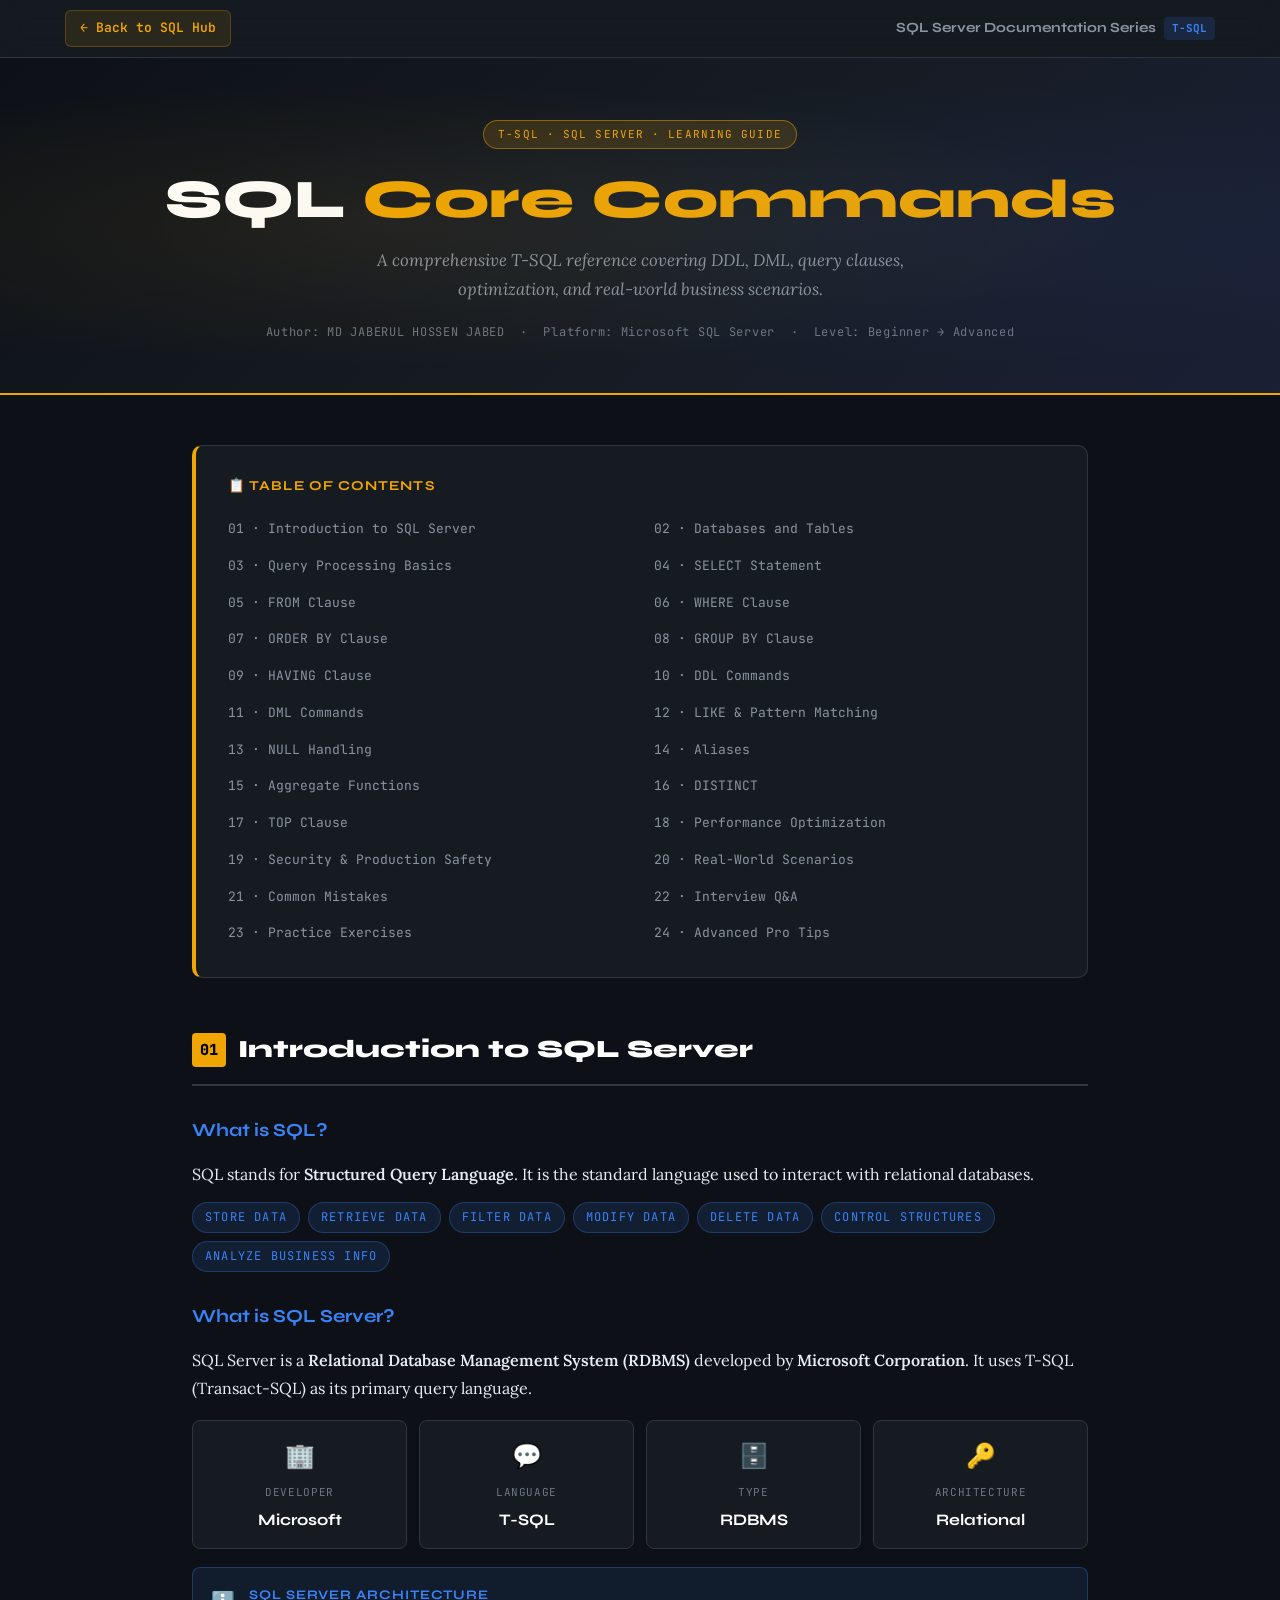
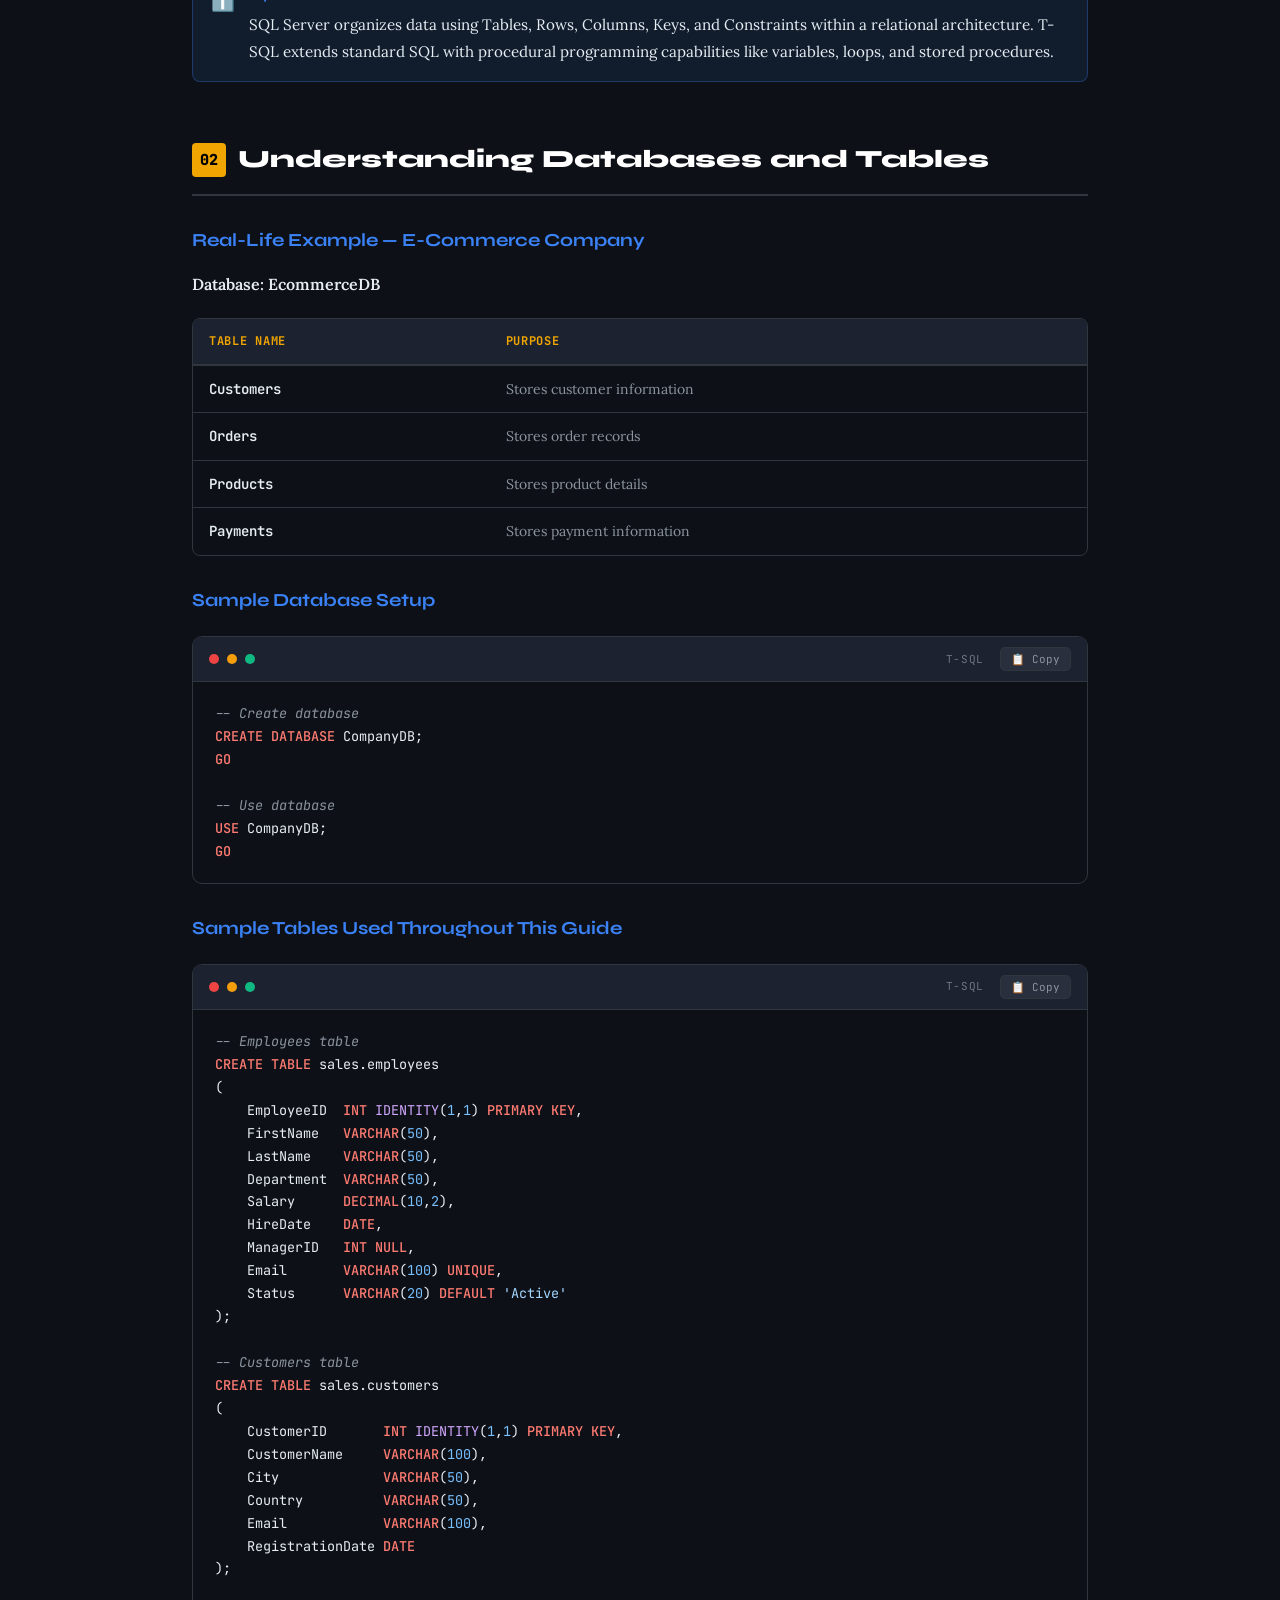
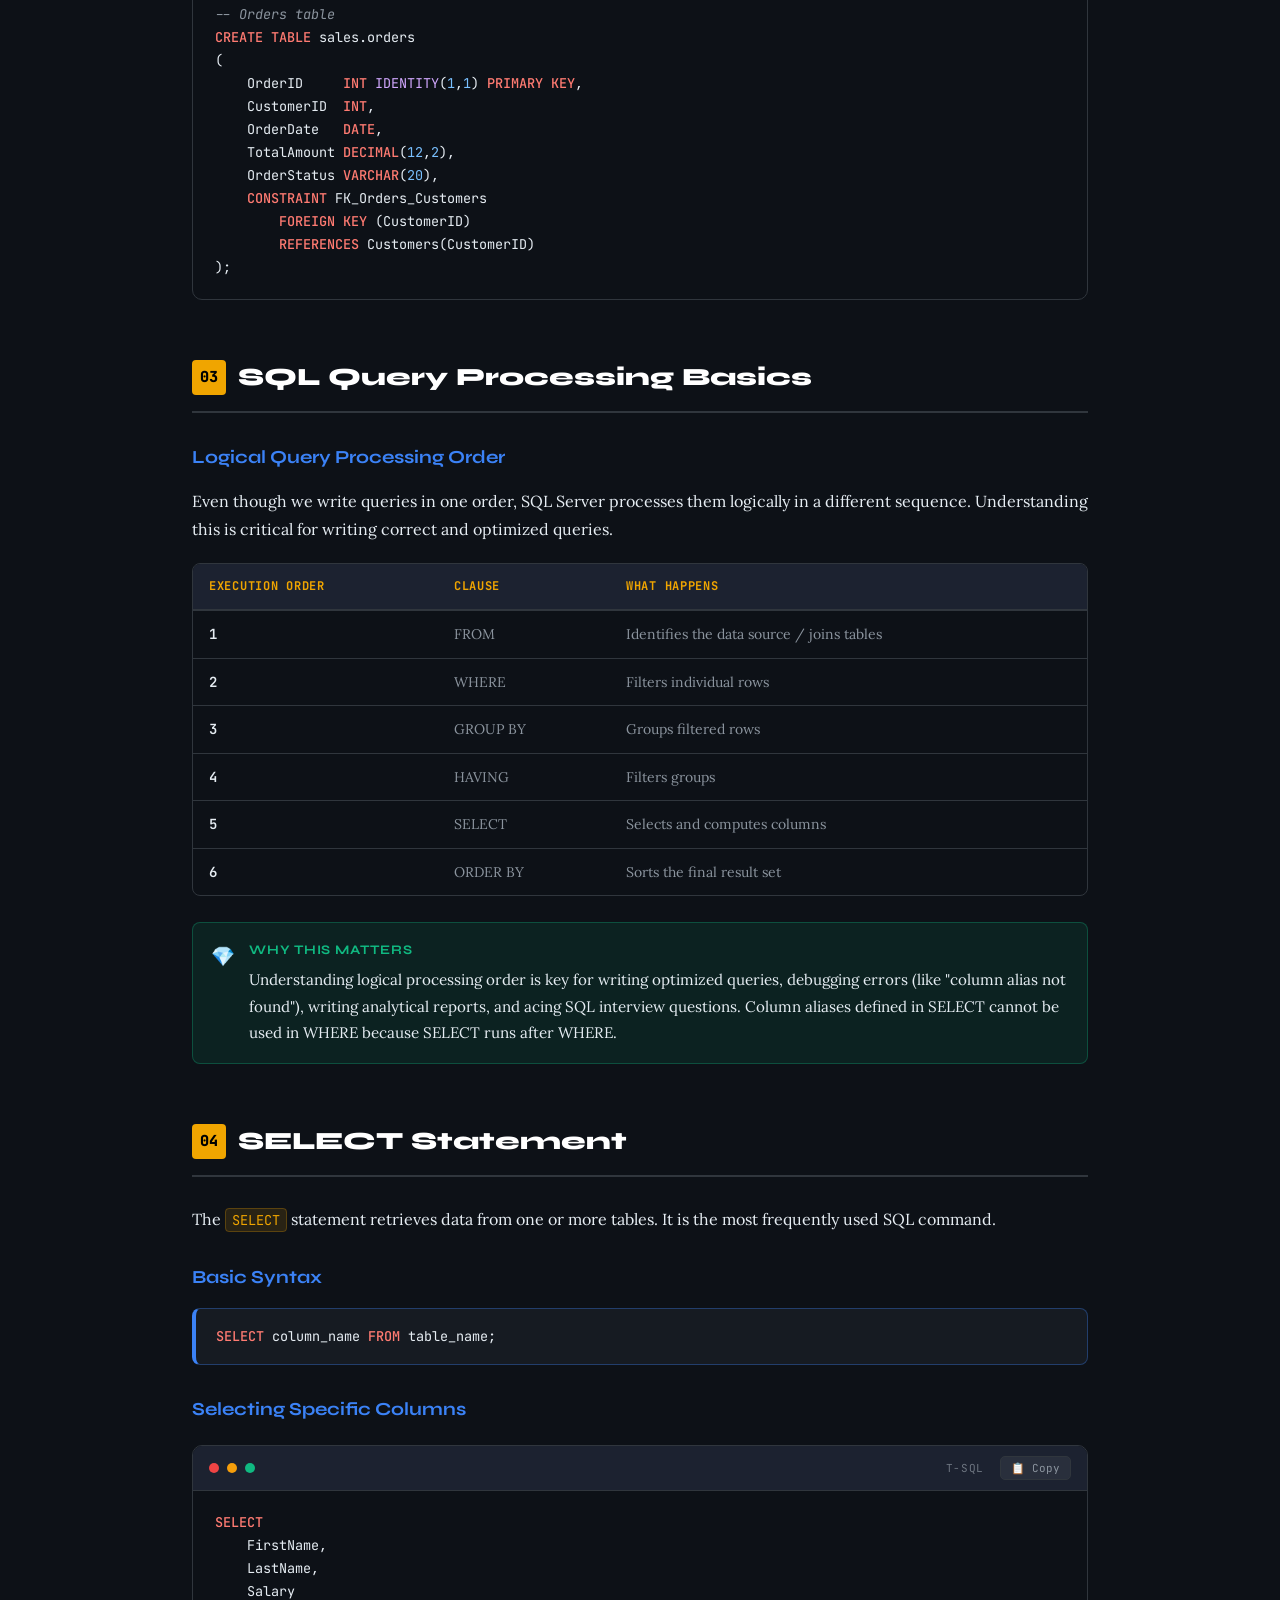
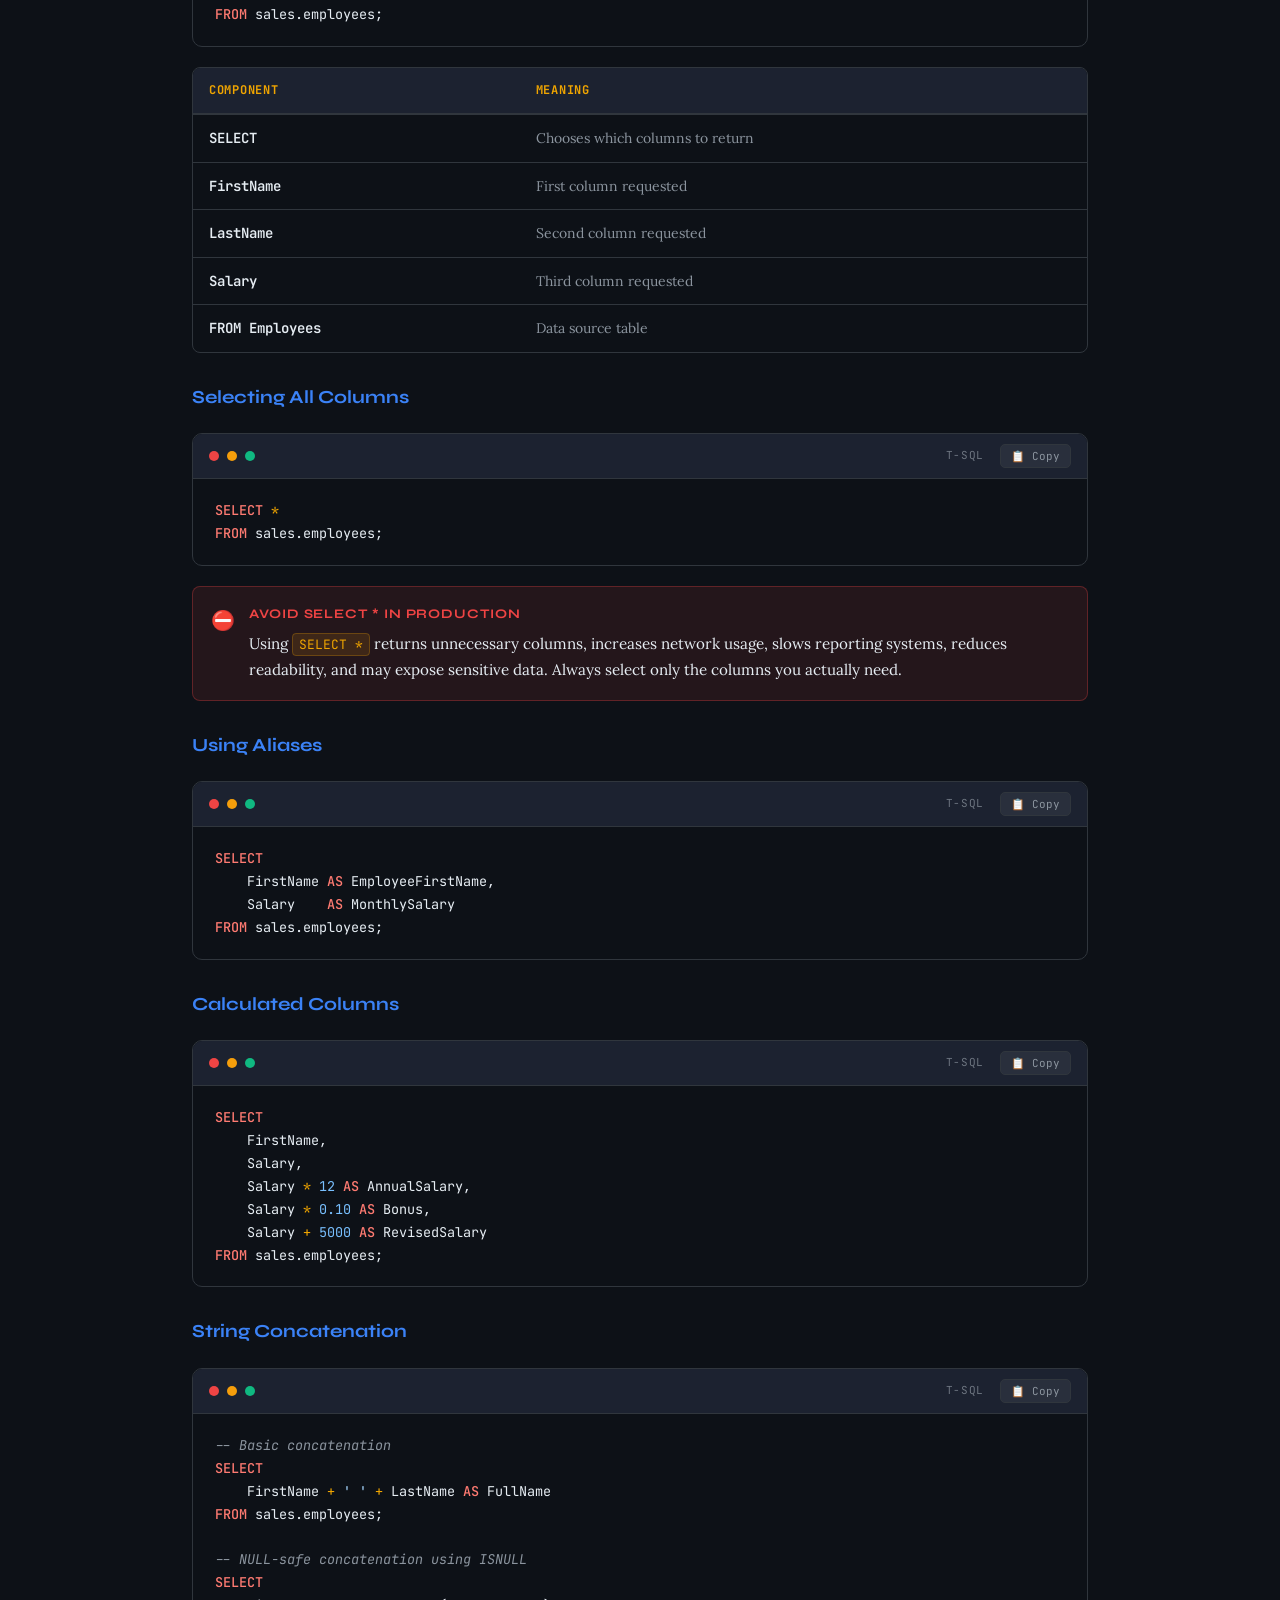
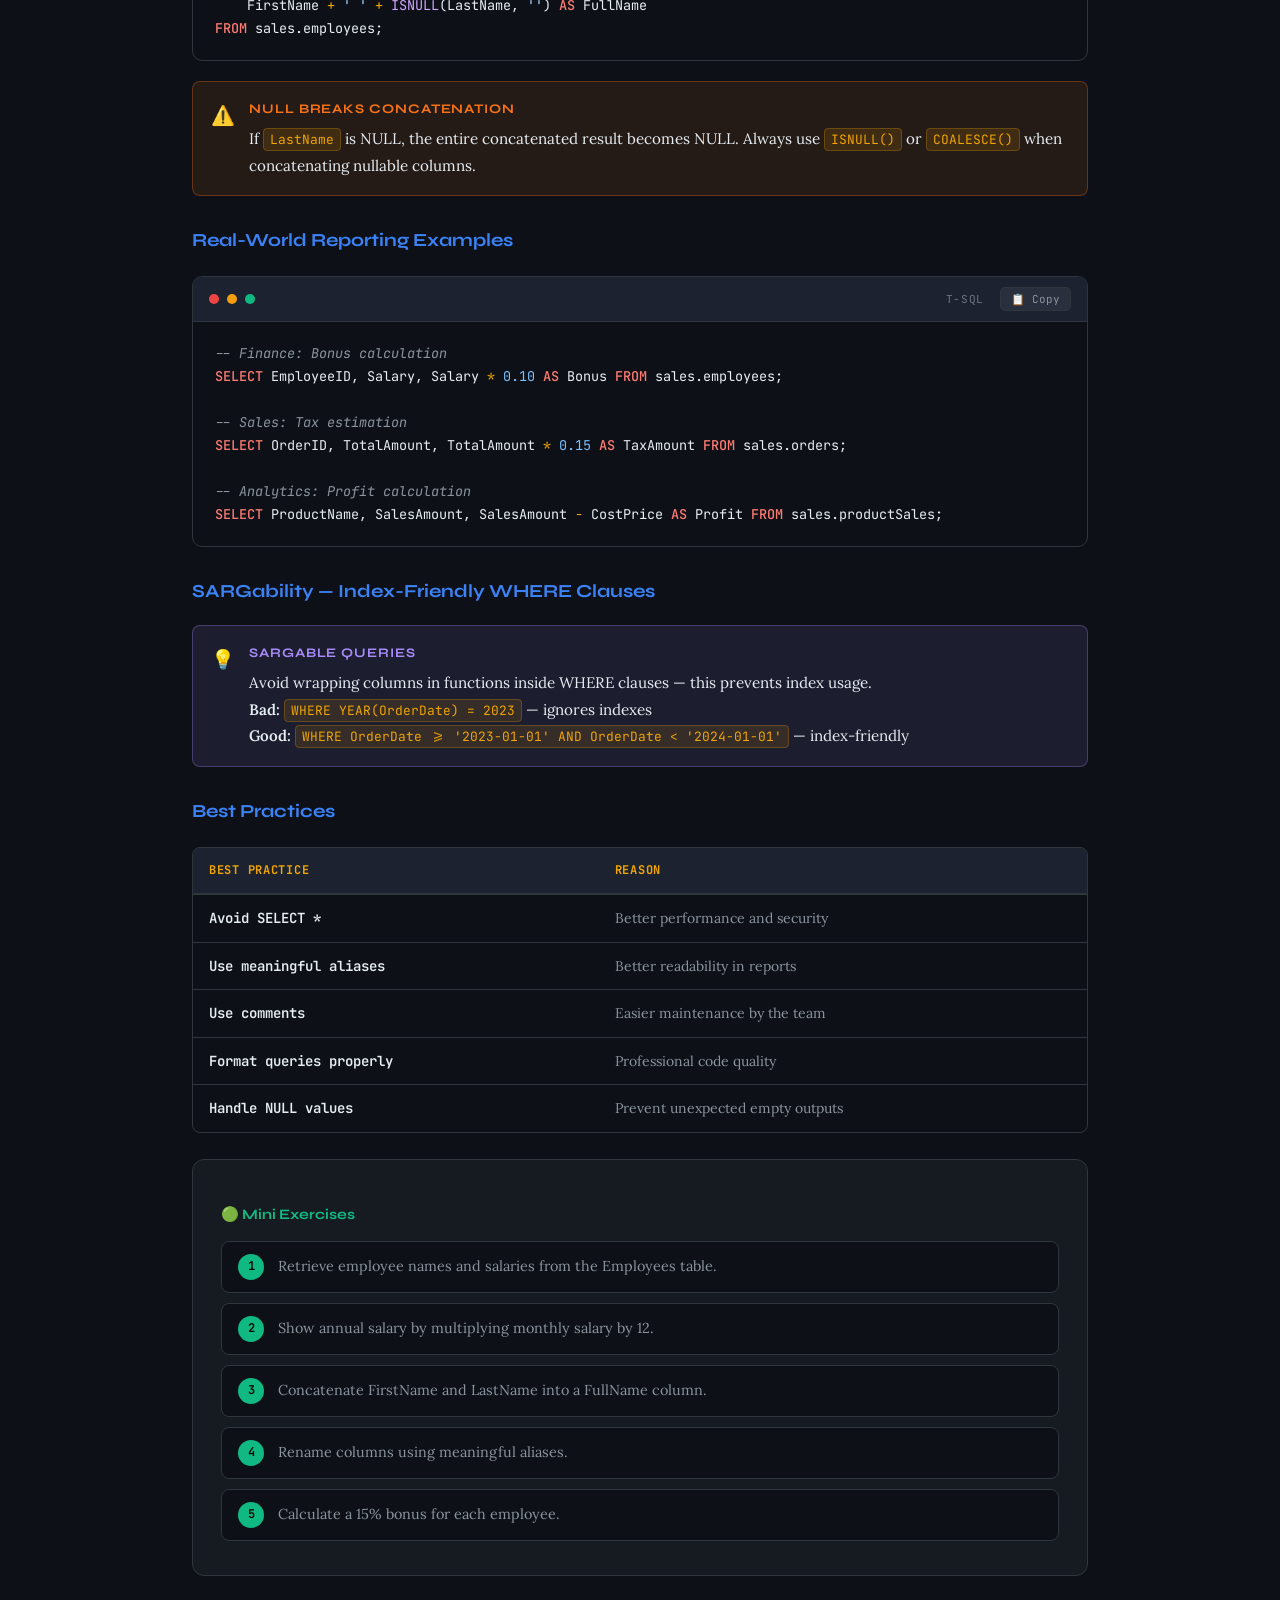
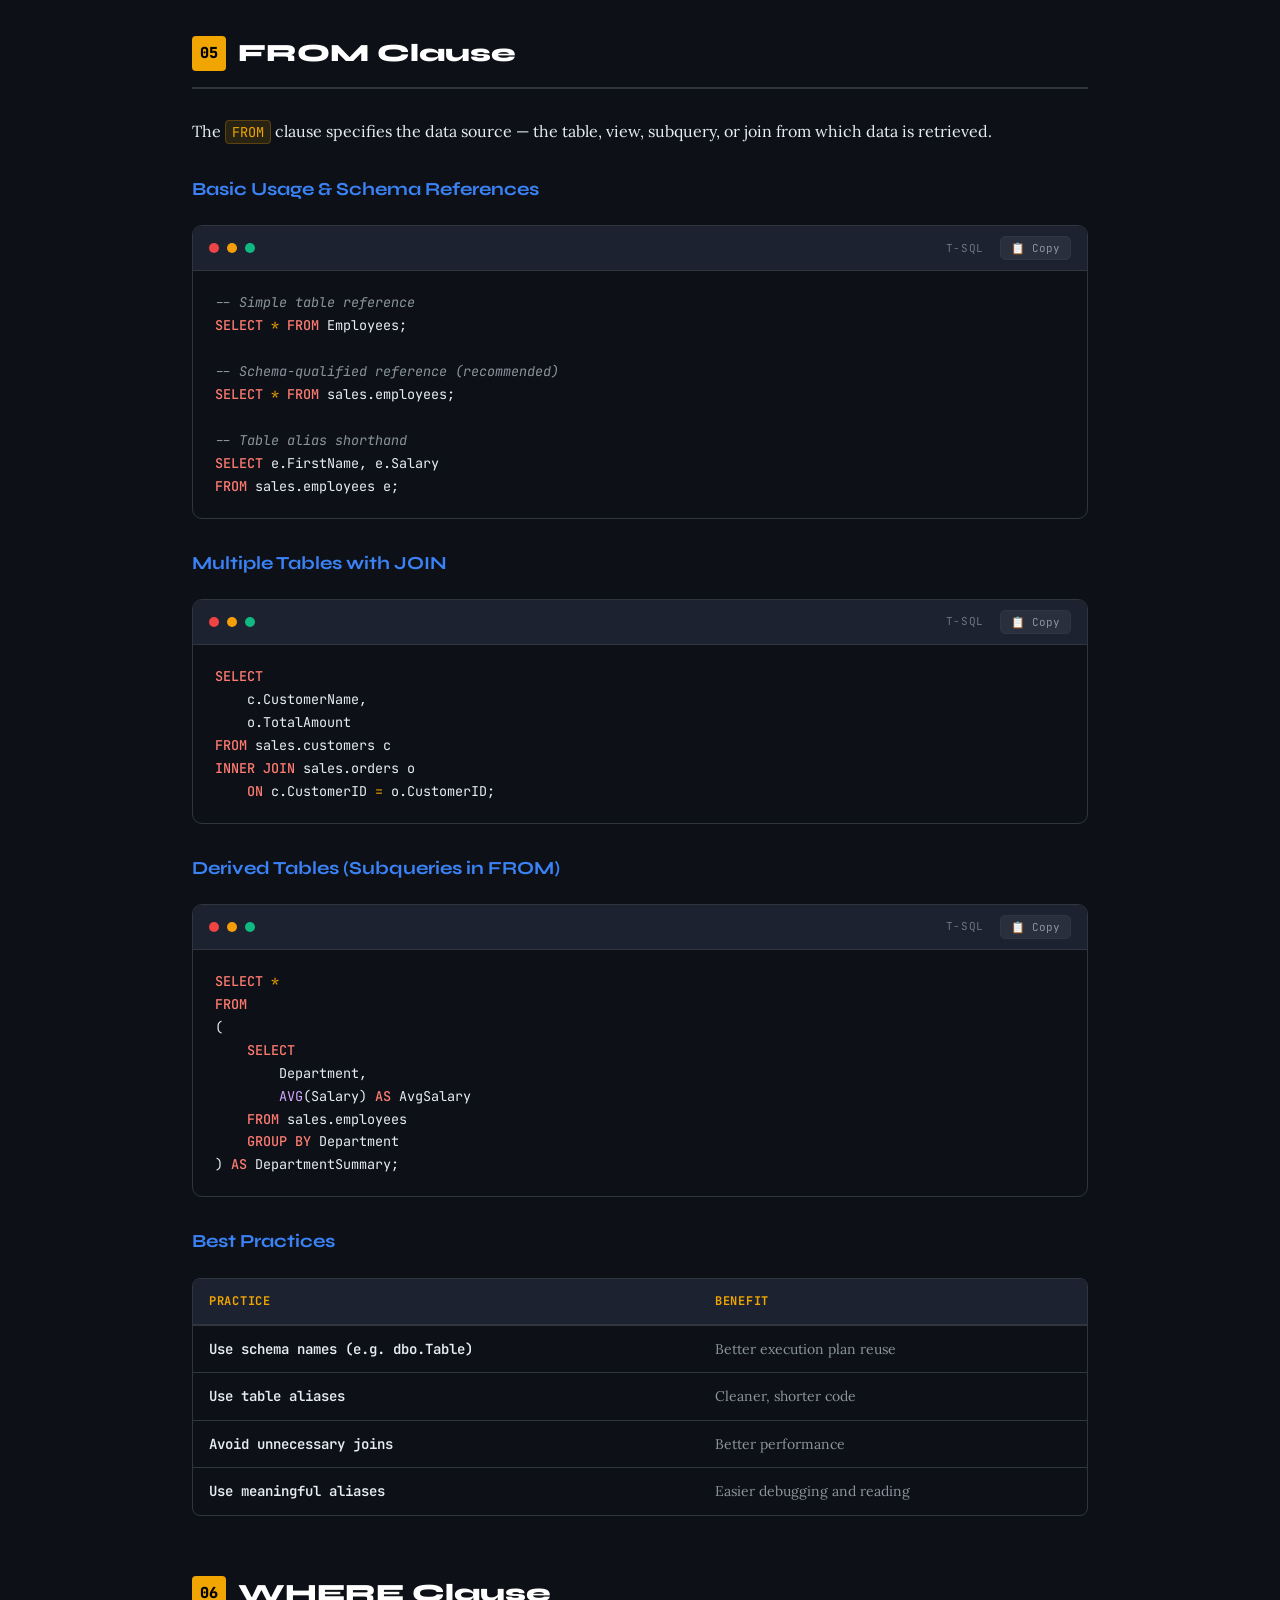
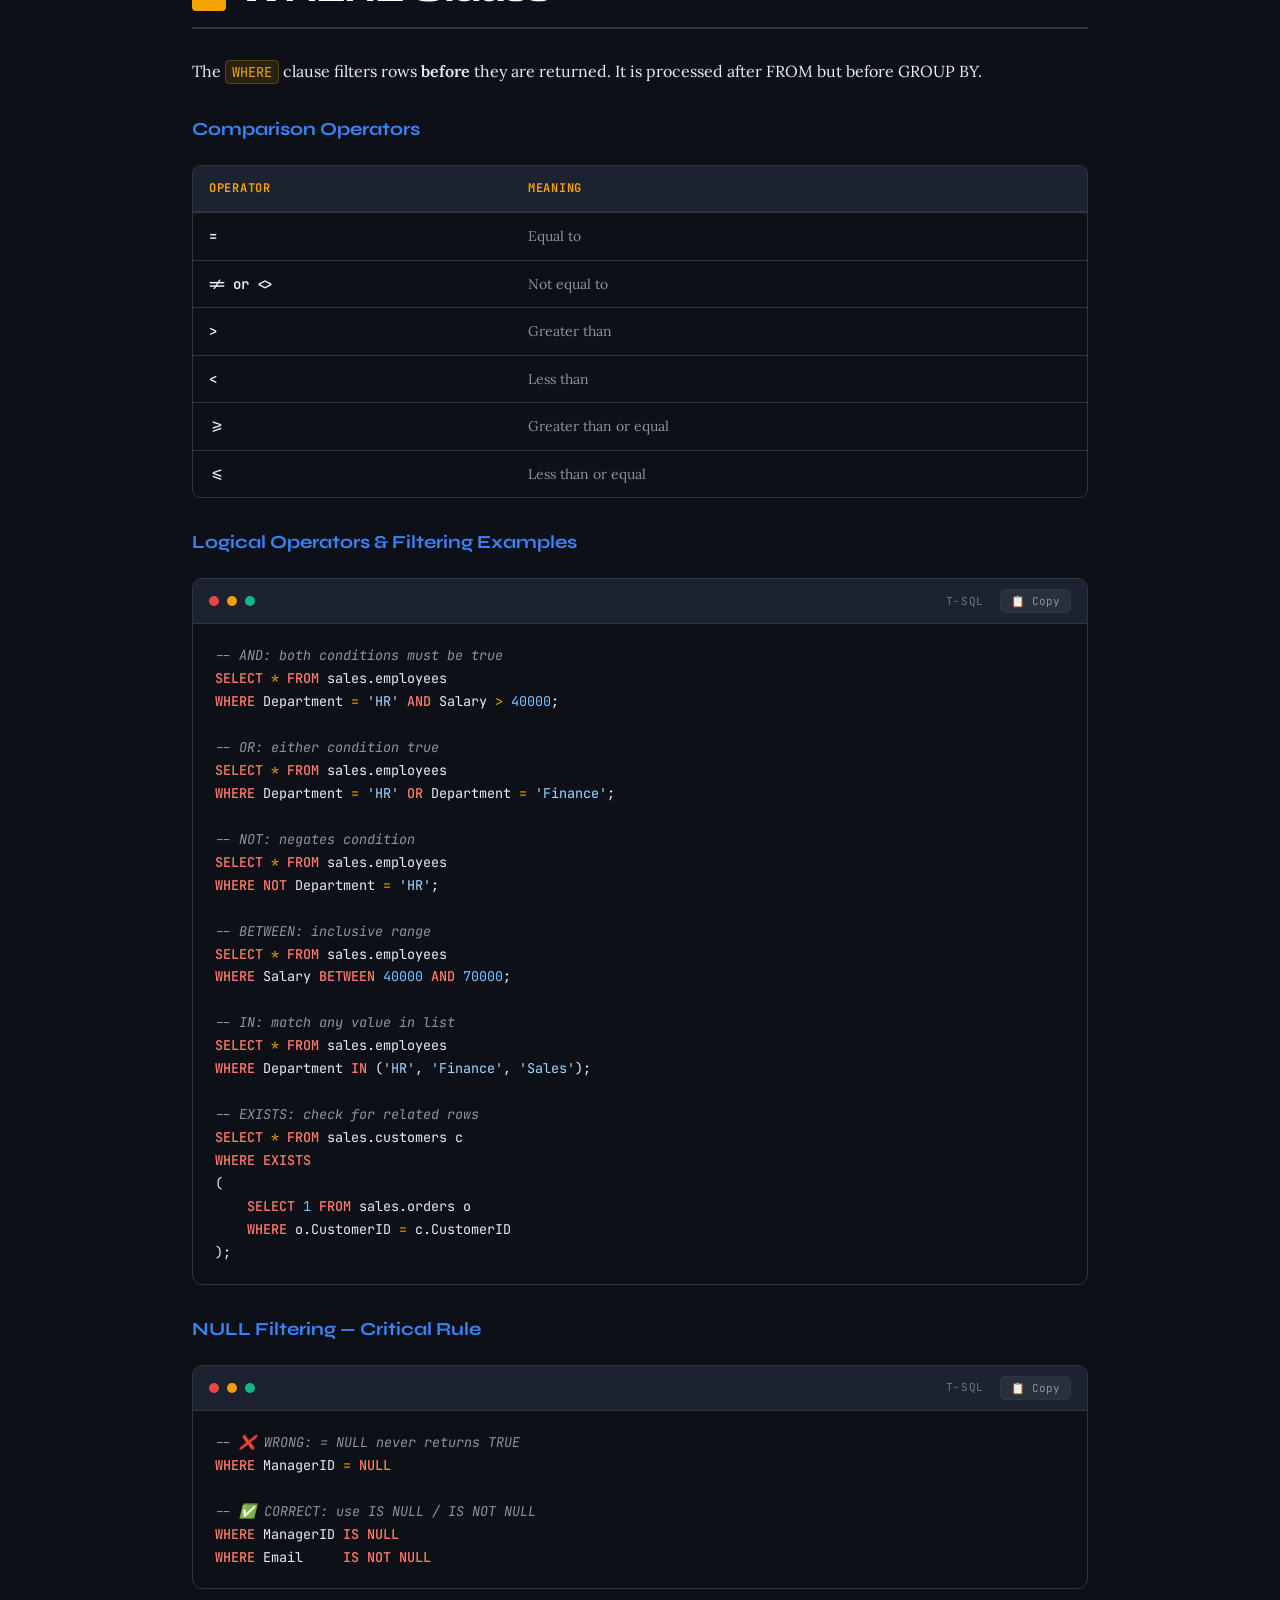
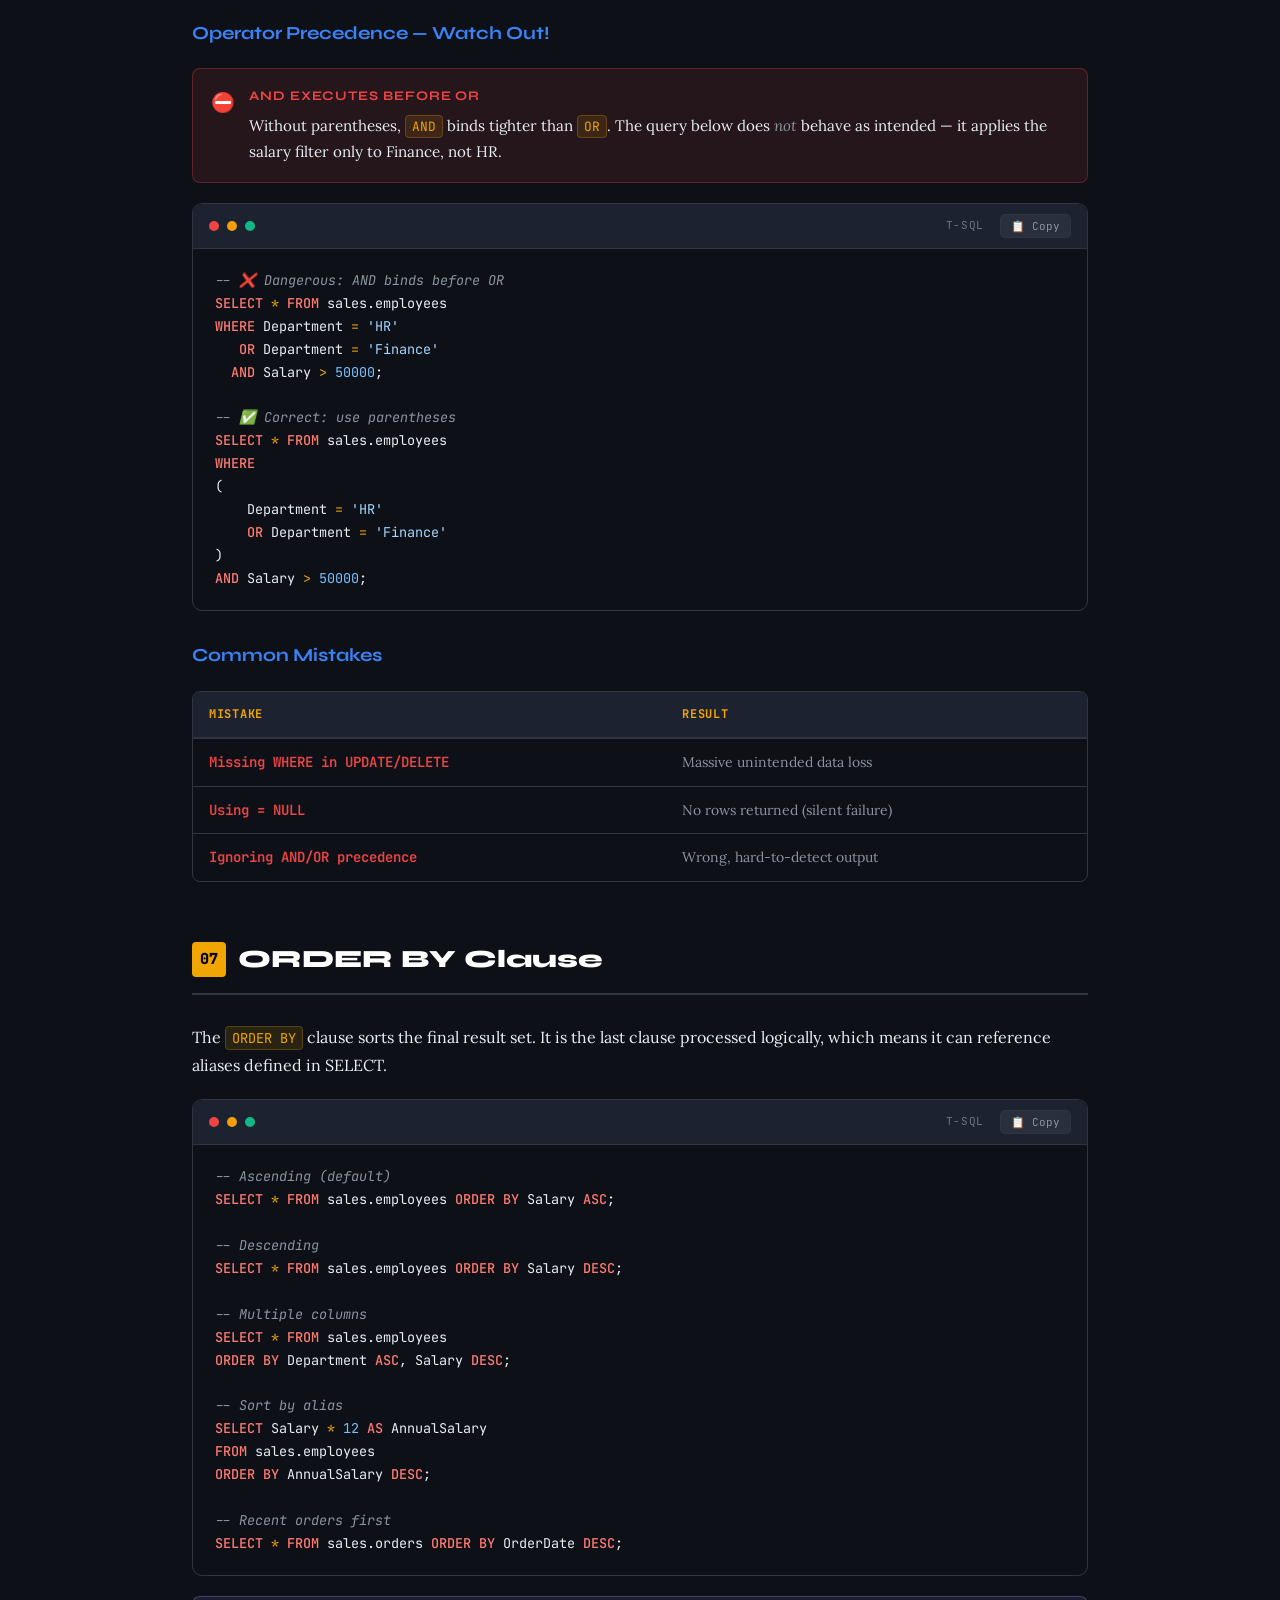
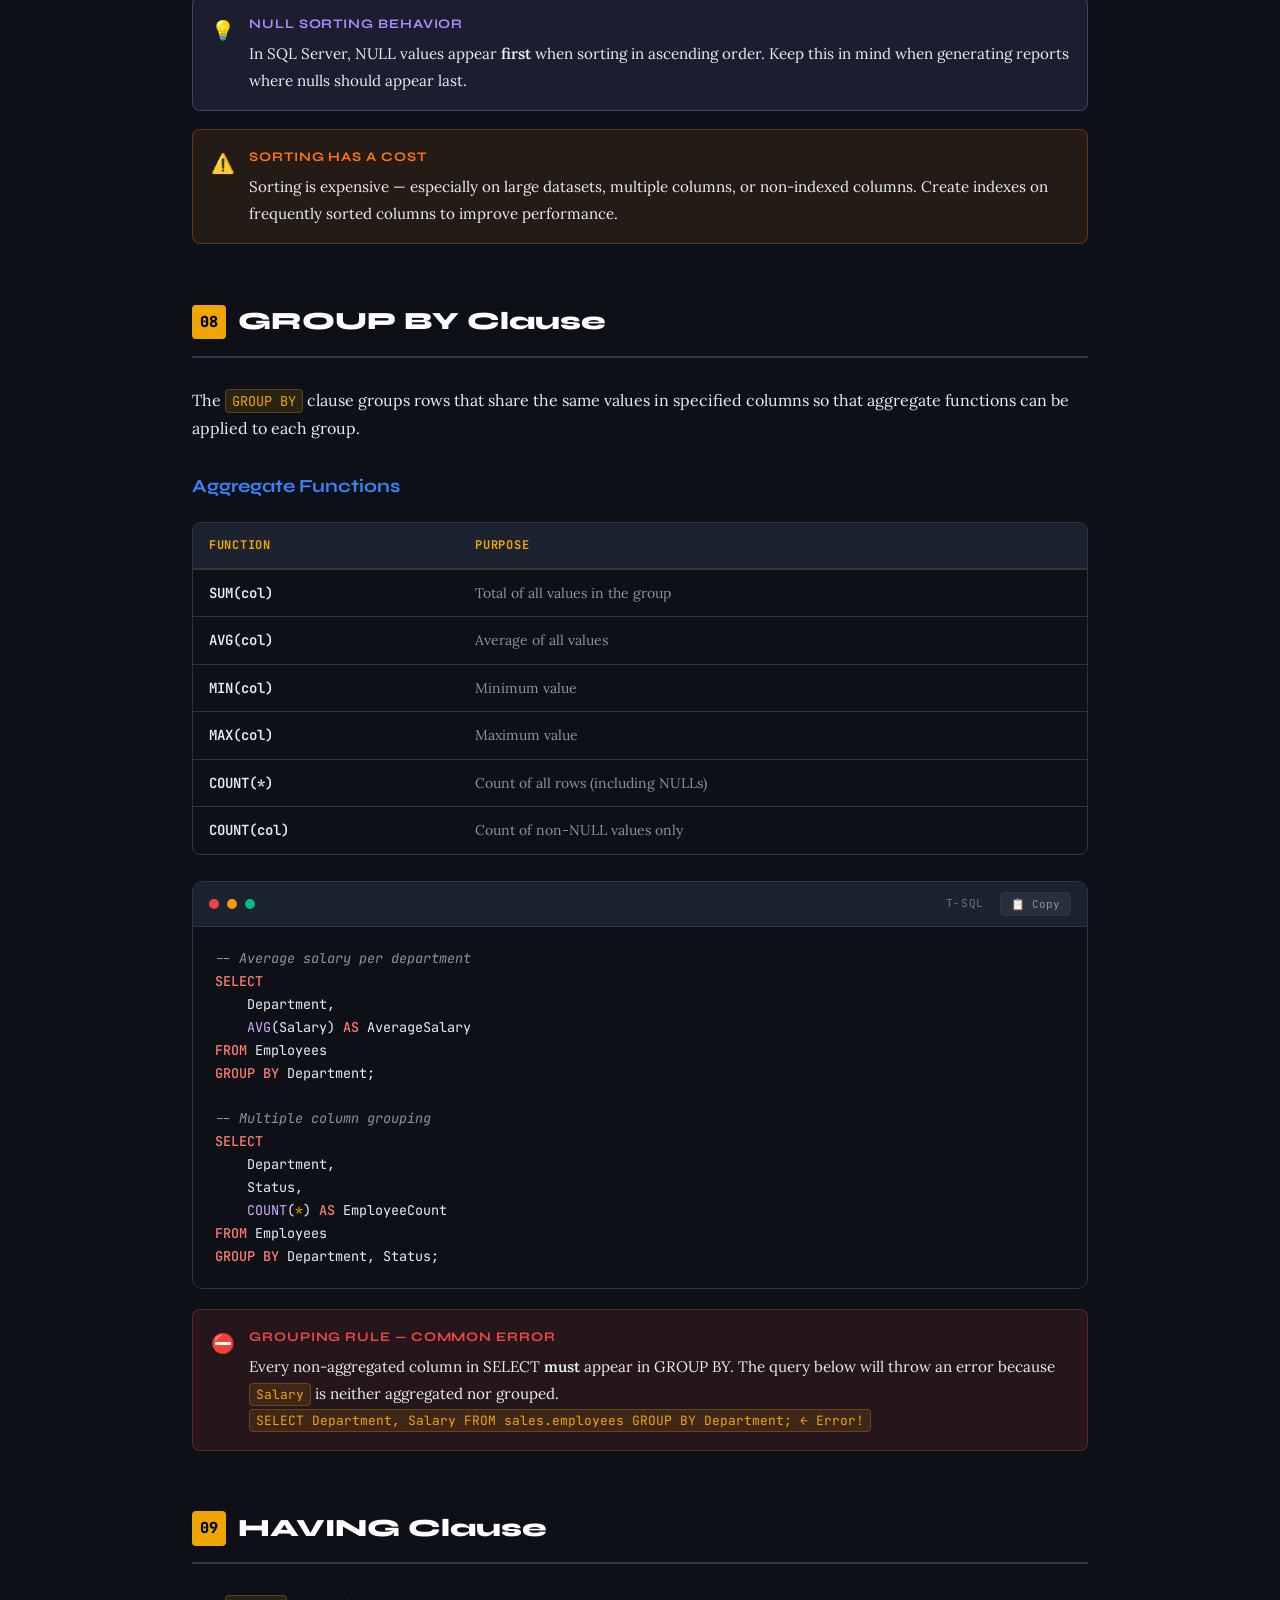
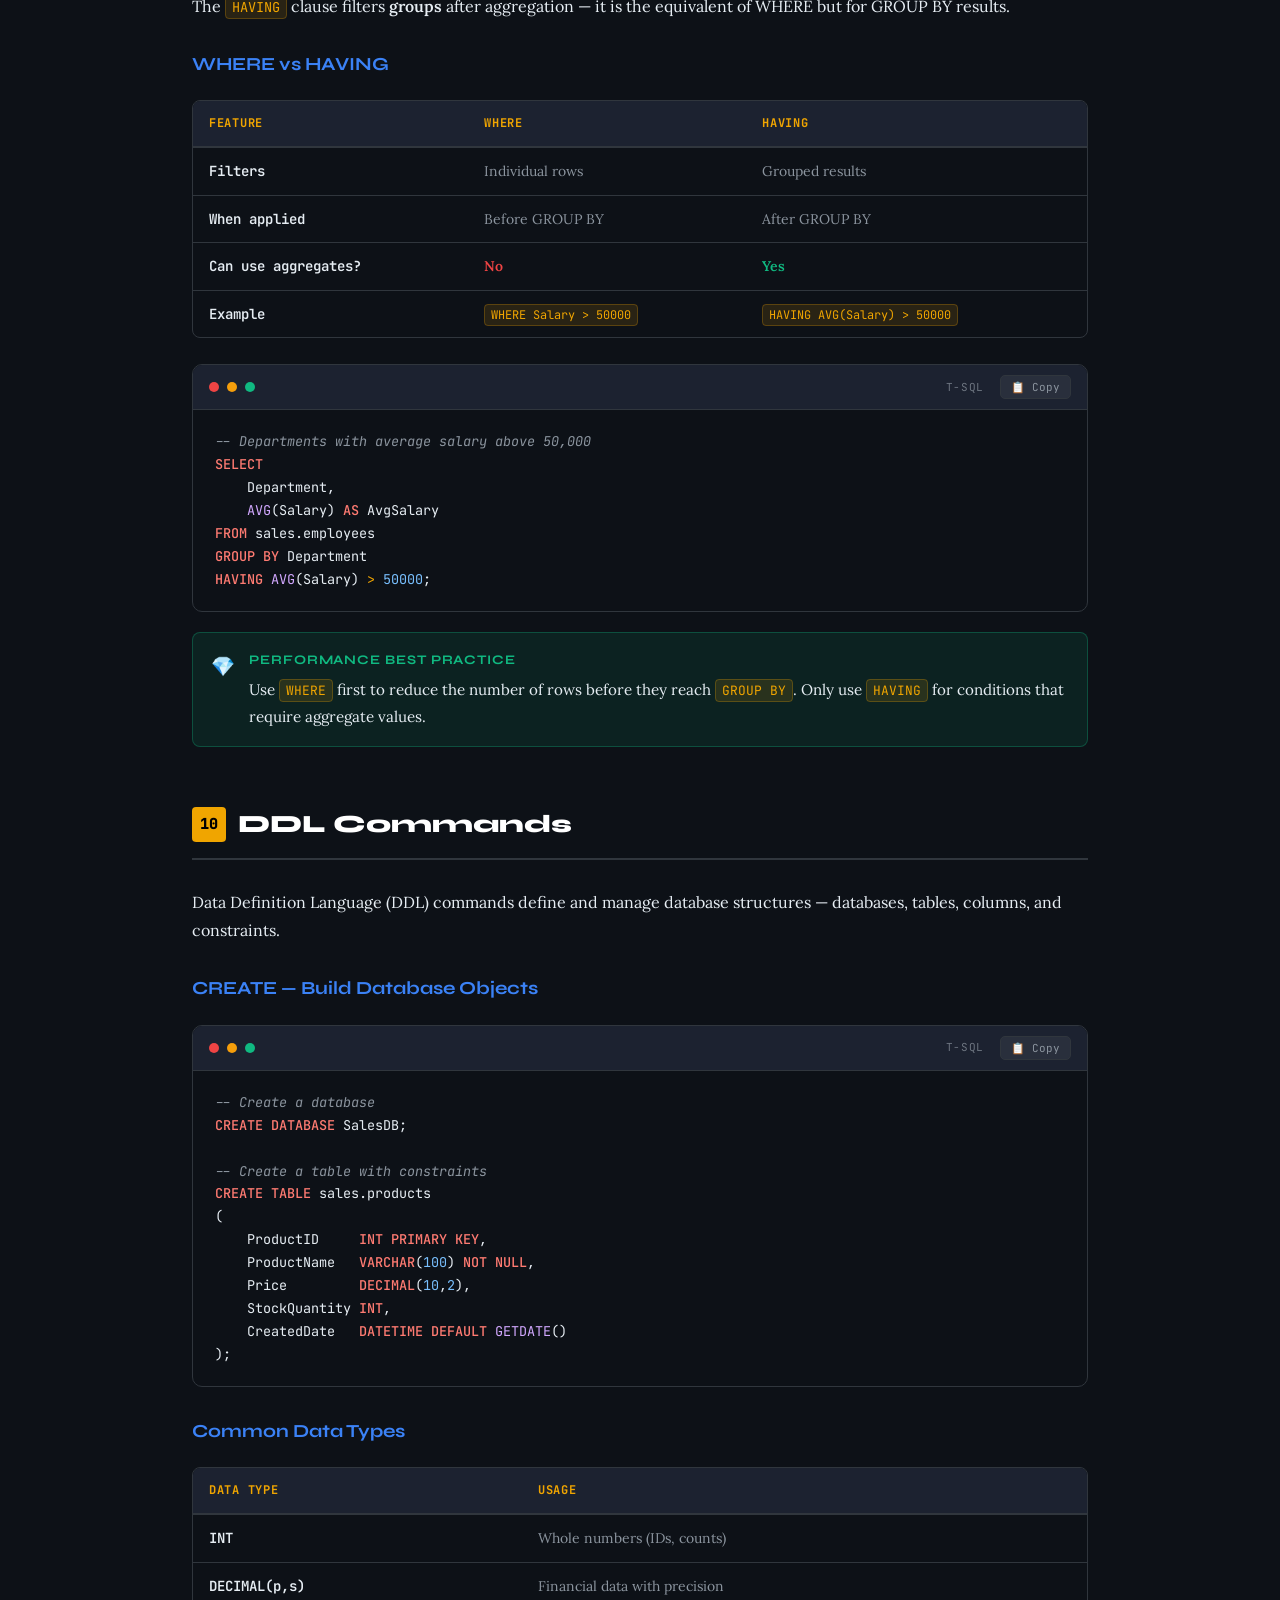
<file: SQL_Core_Commands.html>
<!DOCTYPE html>
<html lang="en">
<head>
  <meta charset="UTF-8" />
  <meta name="viewport" content="width=device-width, initial-scale=1.0" />
  <title>SQL Core Commands (T-SQL) Learning Guide</title>
  <link rel="preconnect" href="https://fonts.googleapis.com" />
  <link rel="preconnect" href="https://fonts.gstatic.com" crossorigin />
  <link href="https://fonts.googleapis.com/css2?family=Syne:wght@400;600;700;800&family=JetBrains+Mono:wght@400;500;600&family=Lora:ital,wght@0,400;0,500;1,400;1,500&display=swap" rel="stylesheet" />
<link href="style.css" rel="stylesheet" /></head>
<body>

<!-- ═══════════════════════════ TOP NAV ════════════════════════════ -->
<nav class="top-nav">
  <div class="nav-container">
    <a href="index.html" class="nav-link">← Back to SQL Hub</a>
    <div class="nav-title">SQL Server Documentation Series <span class="nav-badge">T-SQL</span></div>
  </div>
</nav>


<!-- ═══════════════════════════ HEADER ════════════════════════════ -->
<header>
  <div class="header-badge">T-SQL · SQL Server · Learning Guide</div>
  <h1>SQL <span class="hl">Core Commands</span></h1>
  <p class="sub">A comprehensive T-SQL reference covering DDL, DML, query clauses, optimization, and real-world business scenarios.</p>
  <div class="meta">Author: MD JABERUL HOSSEN JABED &nbsp;·&nbsp; Platform: Microsoft SQL Server &nbsp;·&nbsp; Level: Beginner → Advanced</div>
</header>

<!-- ═══════════════════════════ WRAPPER ═══════════════════════════ -->
<div class="wrapper">

  <!-- TABLE OF CONTENTS -->
  <nav class="toc" aria-label="Table of Contents">
    <div class="toc-heading">📋 Table of Contents</div>
    <div class="toc-grid">
      <a href="#s1">01 · Introduction to SQL Server</a>
      <a href="#s2">02 · Databases and Tables</a>
      <a href="#s3">03 · Query Processing Basics</a>
      <a href="#s4">04 · SELECT Statement</a>
      <a href="#s5">05 · FROM Clause</a>
      <a href="#s6">06 · WHERE Clause</a>
      <a href="#s7">07 · ORDER BY Clause</a>
      <a href="#s8">08 · GROUP BY Clause</a>
      <a href="#s9">09 · HAVING Clause</a>
      <a href="#s10">10 · DDL Commands</a>
      <a href="#s11">11 · DML Commands</a>
      <a href="#s12">12 · LIKE &amp; Pattern Matching</a>
      <a href="#s13">13 · NULL Handling</a>
      <a href="#s14">14 · Aliases</a>
      <a href="#s15">15 · Aggregate Functions</a>
      <a href="#s16">16 · DISTINCT</a>
      <a href="#s17">17 · TOP Clause</a>
      <a href="#s18">18 · Performance Optimization</a>
      <a href="#s19">19 · Security &amp; Production Safety</a>
      <a href="#s20">20 · Real-World Scenarios</a>
      <a href="#s21">21 · Common Mistakes</a>
      <a href="#s22">22 · Interview Q&amp;A</a>
      <a href="#s23">23 · Practice Exercises</a>
      <a href="#s24">24 · Advanced Pro Tips</a>
    </div>
  </nav>

  <!-- ═══════ SECTION 1 ═══════ -->
  <section id="s1">
    <h2 class="sec-title"><span class="num">01</span> Introduction to SQL Server</h2>

    <h3 class="sub-title">What is SQL?</h3>
    <p>SQL stands for <strong>Structured Query Language</strong>. It is the standard language used to interact with relational databases.</p>
    <div class="badge-row">
      <span class="badge">Store Data</span>
      <span class="badge">Retrieve Data</span>
      <span class="badge">Filter Data</span>
      <span class="badge">Modify Data</span>
      <span class="badge">Delete Data</span>
      <span class="badge">Control Structures</span>
      <span class="badge">Analyze Business Info</span>
    </div>

    <h3 class="sub-title">What is SQL Server?</h3>
    <p>SQL Server is a <strong>Relational Database Management System (RDBMS)</strong> developed by <strong>Microsoft Corporation</strong>. It uses T-SQL (Transact-SQL) as its primary query language.</p>
    <div class="facts-grid">
      <div class="fact-card"><div class="fact-icon">🏢</div><div class="fact-label">Developer</div><div class="fact-val">Microsoft</div></div>
      <div class="fact-card"><div class="fact-icon">💬</div><div class="fact-label">Language</div><div class="fact-val">T-SQL</div></div>
      <div class="fact-card"><div class="fact-icon">🗄️</div><div class="fact-label">Type</div><div class="fact-val">RDBMS</div></div>
      <div class="fact-card"><div class="fact-icon">🔑</div><div class="fact-label">Architecture</div><div class="fact-val">Relational</div></div>
    </div>

    <div class="callout info">
      <span class="icon">ℹ️</span>
      <div class="cbody">
        <div class="ctitle">SQL Server Architecture</div>
        <p>SQL Server organizes data using Tables, Rows, Columns, Keys, and Constraints within a relational architecture. T-SQL extends standard SQL with procedural programming capabilities like variables, loops, and stored procedures.</p>
      </div>
    </div>
  </section>

  <!-- ═══════ SECTION 2 ═══════ -->
  <section id="s2">
    <h2 class="sec-title"><span class="num">02</span> Understanding Databases and Tables</h2>

    <h3 class="sub-title">Real-Life Example — E-Commerce Company</h3>
    <p><strong>Database: EcommerceDB</strong></p>
    <div class="table-wrap">
      <table>
        <thead><tr><th>Table Name</th><th>Purpose</th></tr></thead>
        <tbody>
          <tr><td>Customers</td><td>Stores customer information</td></tr>
          <tr><td>Orders</td><td>Stores order records</td></tr>
          <tr><td>Products</td><td>Stores product details</td></tr>
          <tr><td>Payments</td><td>Stores payment information</td></tr>
        </tbody>
      </table>
    </div>

    <h3 class="sub-title">Sample Database Setup</h3>
    <div class="code-wrap">
      <div class="code-header"><span class="dot dot-r"></span><span class="dot dot-y"></span><span class="dot dot-g"></span><span class="lang">T-SQL</span> <button class="copy-btn" onclick="copyCode(this)">📋 Copy</button></div>
      <pre><span class="cmt">-- Create database</span>
<span class="kw">CREATE DATABASE</span> CompanyDB;
<span class="kw">GO</span>

<span class="cmt">-- Use database</span>
<span class="kw">USE</span> CompanyDB;
<span class="kw">GO</span></pre>
    </div>

    <h3 class="sub-title">Sample Tables Used Throughout This Guide</h3>
    <div class="code-wrap">
      <div class="code-header"><span class="dot dot-r"></span><span class="dot dot-y"></span><span class="dot dot-g"></span><span class="lang">T-SQL</span> <button class="copy-btn" onclick="copyCode(this)">📋 Copy</button></div>
      <pre><span class="cmt">-- Employees table</span>
<span class="kw">CREATE TABLE</span> sales.employees
(
    EmployeeID  <span class="kw">INT</span> <span class="fn">IDENTITY</span>(<span class="nm">1</span>,<span class="nm">1</span>) <span class="kw">PRIMARY KEY</span>,
    FirstName   <span class="kw">VARCHAR</span>(<span class="nm">50</span>),
    LastName    <span class="kw">VARCHAR</span>(<span class="nm">50</span>),
    Department  <span class="kw">VARCHAR</span>(<span class="nm">50</span>),
    Salary      <span class="kw">DECIMAL</span>(<span class="nm">10</span>,<span class="nm">2</span>),
    HireDate    <span class="kw">DATE</span>,
    ManagerID   <span class="kw">INT NULL</span>,
    Email       <span class="kw">VARCHAR</span>(<span class="nm">100</span>) <span class="kw">UNIQUE</span>,
    Status      <span class="kw">VARCHAR</span>(<span class="nm">20</span>) <span class="kw">DEFAULT</span> <span class="str">'Active'</span>
);

<span class="cmt">-- Customers table</span>
<span class="kw">CREATE TABLE</span> sales.customers
(
    CustomerID       <span class="kw">INT</span> <span class="fn">IDENTITY</span>(<span class="nm">1</span>,<span class="nm">1</span>) <span class="kw">PRIMARY KEY</span>,
    CustomerName     <span class="kw">VARCHAR</span>(<span class="nm">100</span>),
    City             <span class="kw">VARCHAR</span>(<span class="nm">50</span>),
    Country          <span class="kw">VARCHAR</span>(<span class="nm">50</span>),
    Email            <span class="kw">VARCHAR</span>(<span class="nm">100</span>),
    RegistrationDate <span class="kw">DATE</span>
);

<span class="cmt">-- Orders table</span>
<span class="kw">CREATE TABLE</span> sales.orders
(
    OrderID     <span class="kw">INT</span> <span class="fn">IDENTITY</span>(<span class="nm">1</span>,<span class="nm">1</span>) <span class="kw">PRIMARY KEY</span>,
    CustomerID  <span class="kw">INT</span>,
    OrderDate   <span class="kw">DATE</span>,
    TotalAmount <span class="kw">DECIMAL</span>(<span class="nm">12</span>,<span class="nm">2</span>),
    OrderStatus <span class="kw">VARCHAR</span>(<span class="nm">20</span>),
    <span class="kw">CONSTRAINT</span> FK_Orders_Customers
        <span class="kw">FOREIGN KEY</span> (CustomerID)
        <span class="kw">REFERENCES</span> Customers(CustomerID)
);</pre>
    </div>
  </section>

  <!-- ═══════ SECTION 3 ═══════ -->
  <section id="s3">
    <h2 class="sec-title"><span class="num">03</span> SQL Query Processing Basics</h2>

    <h3 class="sub-title">Logical Query Processing Order</h3>
    <p>Even though we write queries in one order, SQL Server processes them logically in a different sequence. Understanding this is critical for writing correct and optimized queries.</p>

    <div class="table-wrap">
      <table>
        <thead><tr><th>Execution Order</th><th>Clause</th><th>What Happens</th></tr></thead>
        <tbody>
          <tr><td>1</td><td>FROM</td><td>Identifies the data source / joins tables</td></tr>
          <tr><td>2</td><td>WHERE</td><td>Filters individual rows</td></tr>
          <tr><td>3</td><td>GROUP BY</td><td>Groups filtered rows</td></tr>
          <tr><td>4</td><td>HAVING</td><td>Filters groups</td></tr>
          <tr><td>5</td><td>SELECT</td><td>Selects and computes columns</td></tr>
          <tr><td>6</td><td>ORDER BY</td><td>Sorts the final result set</td></tr>
        </tbody>
      </table>
    </div>

    <div class="callout gem">
      <span class="icon">💎</span>
      <div class="cbody">
        <div class="ctitle">Why This Matters</div>
        <p>Understanding logical processing order is key for writing optimized queries, debugging errors (like "column alias not found"), writing analytical reports, and acing SQL interview questions. Column aliases defined in SELECT cannot be used in WHERE because SELECT runs after WHERE.</p>
      </div>
    </div>
  </section>

  <!-- ═══════ SECTION 4 ═══════ -->
  <section id="s4">
    <h2 class="sec-title"><span class="num">04</span> SELECT Statement</h2>
    <p>The <code>SELECT</code> statement retrieves data from one or more tables. It is the most frequently used SQL command.</p>

    <h3 class="sub-title">Basic Syntax</h3>
    <div class="syntax-block"><span class="kw">SELECT</span> column_name <span class="kw">FROM</span> table_name;</div>

    <h3 class="sub-title">Selecting Specific Columns</h3>
    <div class="code-wrap">
      <div class="code-header"><span class="dot dot-r"></span><span class="dot dot-y"></span><span class="dot dot-g"></span><span class="lang">T-SQL</span> <button class="copy-btn" onclick="copyCode(this)">📋 Copy</button></div>
      <pre><span class="kw">SELECT</span>
    FirstName,
    LastName,
    Salary
<span class="kw">FROM</span> sales.employees;</pre>
    </div>

    <div class="table-wrap">
      <table>
        <thead><tr><th>Component</th><th>Meaning</th></tr></thead>
        <tbody>
          <tr><td>SELECT</td><td>Chooses which columns to return</td></tr>
          <tr><td>FirstName</td><td>First column requested</td></tr>
          <tr><td>LastName</td><td>Second column requested</td></tr>
          <tr><td>Salary</td><td>Third column requested</td></tr>
          <tr><td>FROM Employees</td><td>Data source table</td></tr>
        </tbody>
      </table>
    </div>

    <h3 class="sub-title">Selecting All Columns</h3>
    <div class="code-wrap">
      <div class="code-header"><span class="dot dot-r"></span><span class="dot dot-y"></span><span class="dot dot-g"></span><span class="lang">T-SQL</span> <button class="copy-btn" onclick="copyCode(this)">📋 Copy</button></div>
      <pre><span class="kw">SELECT</span> <span class="op">*</span>
<span class="kw">FROM</span> sales.employees;</pre>
    </div>

    <div class="callout danger">
      <span class="icon">⛔</span>
      <div class="cbody">
        <div class="ctitle">Avoid SELECT * in Production</div>
        <p>Using <code>SELECT *</code> returns unnecessary columns, increases network usage, slows reporting systems, reduces readability, and may expose sensitive data. Always select only the columns you actually need.</p>
      </div>
    </div>

    <h3 class="sub-title">Using Aliases</h3>
    <div class="code-wrap">
      <div class="code-header"><span class="dot dot-r"></span><span class="dot dot-y"></span><span class="dot dot-g"></span><span class="lang">T-SQL</span> <button class="copy-btn" onclick="copyCode(this)">📋 Copy</button></div>
      <pre><span class="kw">SELECT</span>
    FirstName <span class="kw">AS</span> EmployeeFirstName,
    Salary    <span class="kw">AS</span> MonthlySalary
<span class="kw">FROM</span> sales.employees;</pre>
    </div>

    <h3 class="sub-title">Calculated Columns</h3>
    <div class="code-wrap">
      <div class="code-header"><span class="dot dot-r"></span><span class="dot dot-y"></span><span class="dot dot-g"></span><span class="lang">T-SQL</span> <button class="copy-btn" onclick="copyCode(this)">📋 Copy</button></div>
      <pre><span class="kw">SELECT</span>
    FirstName,
    Salary,
    Salary <span class="op">*</span> <span class="nm">12</span> <span class="kw">AS</span> AnnualSalary,
    Salary <span class="op">*</span> <span class="nm">0.10</span> <span class="kw">AS</span> Bonus,
    Salary <span class="op">+</span> <span class="nm">5000</span> <span class="kw">AS</span> RevisedSalary
<span class="kw">FROM</span> sales.employees;</pre>
    </div>

    <h3 class="sub-title">String Concatenation</h3>
    <div class="code-wrap">
      <div class="code-header"><span class="dot dot-r"></span><span class="dot dot-y"></span><span class="dot dot-g"></span><span class="lang">T-SQL</span> <button class="copy-btn" onclick="copyCode(this)">📋 Copy</button></div>
      <pre><span class="cmt">-- Basic concatenation</span>
<span class="kw">SELECT</span>
    FirstName <span class="op">+</span> <span class="str">' '</span> <span class="op">+</span> LastName <span class="kw">AS</span> FullName
<span class="kw">FROM</span> sales.employees;

<span class="cmt">-- NULL-safe concatenation using ISNULL</span>
<span class="kw">SELECT</span>
    FirstName <span class="op">+</span> <span class="str">' '</span> <span class="op">+</span> <span class="fn">ISNULL</span>(LastName, <span class="str">''</span>) <span class="kw">AS</span> FullName
<span class="kw">FROM</span> sales.employees;</pre>
    </div>

    <div class="callout warn">
      <span class="icon">⚠️</span>
      <div class="cbody">
        <div class="ctitle">NULL Breaks Concatenation</div>
        <p>If <code>LastName</code> is NULL, the entire concatenated result becomes NULL. Always use <code>ISNULL()</code> or <code>COALESCE()</code> when concatenating nullable columns.</p>
      </div>
    </div>

    <h3 class="sub-title">Real-World Reporting Examples</h3>
    <div class="code-wrap">
      <div class="code-header"><span class="dot dot-r"></span><span class="dot dot-y"></span><span class="dot dot-g"></span><span class="lang">T-SQL</span> <button class="copy-btn" onclick="copyCode(this)">📋 Copy</button></div>
      <pre><span class="cmt">-- Finance: Bonus calculation</span>
<span class="kw">SELECT</span> EmployeeID, Salary, Salary <span class="op">*</span> <span class="nm">0.10</span> <span class="kw">AS</span> Bonus <span class="kw">FROM</span> sales.employees;

<span class="cmt">-- Sales: Tax estimation</span>
<span class="kw">SELECT</span> OrderID, TotalAmount, TotalAmount <span class="op">*</span> <span class="nm">0.15</span> <span class="kw">AS</span> TaxAmount <span class="kw">FROM</span> sales.orders;

<span class="cmt">-- Analytics: Profit calculation</span>
<span class="kw">SELECT</span> ProductName, SalesAmount, SalesAmount <span class="op">-</span> CostPrice <span class="kw">AS</span> Profit <span class="kw">FROM</span> sales.productSales;</pre>
    </div>

    <h3 class="sub-title">SARGability — Index-Friendly WHERE Clauses</h3>
    <div class="callout tip">
      <span class="icon">💡</span>
      <div class="cbody">
        <div class="ctitle">SARGable Queries</div>
        <p>Avoid wrapping columns in functions inside WHERE clauses — this prevents index usage.<br>
        <strong>Bad:</strong> <code>WHERE YEAR(OrderDate) = 2023</code> — ignores indexes<br>
        <strong>Good:</strong> <code>WHERE OrderDate >= '2023-01-01' AND OrderDate &lt; '2024-01-01'</code> — index-friendly</p>
      </div>
    </div>

    <h3 class="sub-title">Best Practices</h3>
    <div class="table-wrap">
      <table>
        <thead><tr><th>Best Practice</th><th>Reason</th></tr></thead>
        <tbody>
          <tr><td>Avoid SELECT *</td><td>Better performance and security</td></tr>
          <tr><td>Use meaningful aliases</td><td>Better readability in reports</td></tr>
          <tr><td>Use comments</td><td>Easier maintenance by the team</td></tr>
          <tr><td>Format queries properly</td><td>Professional code quality</td></tr>
          <tr><td>Handle NULL values</td><td>Prevent unexpected empty outputs</td></tr>
        </tbody>
      </table>
    </div>

    <div class="practice-section">
      <h4 class="plevel">🟢 Mini Exercises</h4>
      <div class="practice-item"><div class="pnum">1</div><p>Retrieve employee names and salaries from the Employees table.</p></div>
      <div class="practice-item"><div class="pnum">2</div><p>Show annual salary by multiplying monthly salary by 12.</p></div>
      <div class="practice-item"><div class="pnum">3</div><p>Concatenate FirstName and LastName into a FullName column.</p></div>
      <div class="practice-item"><div class="pnum">4</div><p>Rename columns using meaningful aliases.</p></div>
      <div class="practice-item"><div class="pnum">5</div><p>Calculate a 15% bonus for each employee.</p></div>
    </div>
  </section>

  <!-- ═══════ SECTION 5 ═══════ -->
  <section id="s5">
    <h2 class="sec-title"><span class="num">05</span> FROM Clause</h2>
    <p>The <code>FROM</code> clause specifies the data source — the table, view, subquery, or join from which data is retrieved.</p>

    <h3 class="sub-title">Basic Usage &amp; Schema References</h3>
    <div class="code-wrap">
      <div class="code-header"><span class="dot dot-r"></span><span class="dot dot-y"></span><span class="dot dot-g"></span><span class="lang">T-SQL</span> <button class="copy-btn" onclick="copyCode(this)">📋 Copy</button></div>
      <pre><span class="cmt">-- Simple table reference</span>
<span class="kw">SELECT</span> <span class="op">*</span> <span class="kw">FROM</span> Employees;

<span class="cmt">-- Schema-qualified reference (recommended)</span>
<span class="kw">SELECT</span> <span class="op">*</span> <span class="kw">FROM</span> sales.employees;

<span class="cmt">-- Table alias shorthand</span>
<span class="kw">SELECT</span> e.FirstName, e.Salary
<span class="kw">FROM</span> sales.employees e;</pre>
    </div>

    <h3 class="sub-title">Multiple Tables with JOIN</h3>
    <div class="code-wrap">
      <div class="code-header"><span class="dot dot-r"></span><span class="dot dot-y"></span><span class="dot dot-g"></span><span class="lang">T-SQL</span> <button class="copy-btn" onclick="copyCode(this)">📋 Copy</button></div>
      <pre><span class="kw">SELECT</span>
    c.CustomerName,
    o.TotalAmount
<span class="kw">FROM</span> sales.customers c
<span class="kw">INNER JOIN</span> sales.orders o
    <span class="kw">ON</span> c.CustomerID <span class="op">=</span> o.CustomerID;</pre>
    </div>

    <h3 class="sub-title">Derived Tables (Subqueries in FROM)</h3>
    <div class="code-wrap">
      <div class="code-header"><span class="dot dot-r"></span><span class="dot dot-y"></span><span class="dot dot-g"></span><span class="lang">T-SQL</span> <button class="copy-btn" onclick="copyCode(this)">📋 Copy</button></div>
      <pre><span class="kw">SELECT</span> <span class="op">*</span>
<span class="kw">FROM</span>
(
    <span class="kw">SELECT</span>
        Department,
        <span class="fn">AVG</span>(Salary) <span class="kw">AS</span> AvgSalary
    <span class="kw">FROM</span> sales.employees
    <span class="kw">GROUP BY</span> Department
) <span class="kw">AS</span> DepartmentSummary;</pre>
    </div>

    <h3 class="sub-title">Best Practices</h3>
    <div class="table-wrap">
      <table>
        <thead><tr><th>Practice</th><th>Benefit</th></tr></thead>
        <tbody>
          <tr><td>Use schema names (e.g. dbo.Table)</td><td>Better execution plan reuse</td></tr>
          <tr><td>Use table aliases</td><td>Cleaner, shorter code</td></tr>
          <tr><td>Avoid unnecessary joins</td><td>Better performance</td></tr>
          <tr><td>Use meaningful aliases</td><td>Easier debugging and reading</td></tr>
        </tbody>
      </table>
    </div>
  </section>

  <!-- ═══════ SECTION 6 ═══════ -->
  <section id="s6">
    <h2 class="sec-title"><span class="num">06</span> WHERE Clause</h2>
    <p>The <code>WHERE</code> clause filters rows <strong>before</strong> they are returned. It is processed after FROM but before GROUP BY.</p>

    <h3 class="sub-title">Comparison Operators</h3>
    <div class="table-wrap">
      <table>
        <thead><tr><th>Operator</th><th>Meaning</th></tr></thead>
        <tbody>
          <tr><td>=</td><td>Equal to</td></tr>
          <tr><td>!= or &lt;&gt;</td><td>Not equal to</td></tr>
          <tr><td>&gt;</td><td>Greater than</td></tr>
          <tr><td>&lt;</td><td>Less than</td></tr>
          <tr><td>&gt;=</td><td>Greater than or equal</td></tr>
          <tr><td>&lt;=</td><td>Less than or equal</td></tr>
        </tbody>
      </table>
    </div>

    <h3 class="sub-title">Logical Operators &amp; Filtering Examples</h3>
    <div class="code-wrap">
      <div class="code-header"><span class="dot dot-r"></span><span class="dot dot-y"></span><span class="dot dot-g"></span><span class="lang">T-SQL</span> <button class="copy-btn" onclick="copyCode(this)">📋 Copy</button></div>
      <pre><span class="cmt">-- AND: both conditions must be true</span>
<span class="kw">SELECT</span> <span class="op">*</span> <span class="kw">FROM</span> sales.employees
<span class="kw">WHERE</span> Department <span class="op">=</span> <span class="str">'HR'</span> <span class="kw">AND</span> Salary <span class="op">></span> <span class="nm">40000</span>;

<span class="cmt">-- OR: either condition true</span>
<span class="kw">SELECT</span> <span class="op">*</span> <span class="kw">FROM</span> sales.employees
<span class="kw">WHERE</span> Department <span class="op">=</span> <span class="str">'HR'</span> <span class="kw">OR</span> Department <span class="op">=</span> <span class="str">'Finance'</span>;

<span class="cmt">-- NOT: negates condition</span>
<span class="kw">SELECT</span> <span class="op">*</span> <span class="kw">FROM</span> sales.employees
<span class="kw">WHERE</span> <span class="kw">NOT</span> Department <span class="op">=</span> <span class="str">'HR'</span>;

<span class="cmt">-- BETWEEN: inclusive range</span>
<span class="kw">SELECT</span> <span class="op">*</span> <span class="kw">FROM</span> sales.employees
<span class="kw">WHERE</span> Salary <span class="kw">BETWEEN</span> <span class="nm">40000</span> <span class="kw">AND</span> <span class="nm">70000</span>;

<span class="cmt">-- IN: match any value in list</span>
<span class="kw">SELECT</span> <span class="op">*</span> <span class="kw">FROM</span> sales.employees
<span class="kw">WHERE</span> Department <span class="kw">IN</span> (<span class="str">'HR'</span>, <span class="str">'Finance'</span>, <span class="str">'Sales'</span>);

<span class="cmt">-- EXISTS: check for related rows</span>
<span class="kw">SELECT</span> <span class="op">*</span> <span class="kw">FROM</span> sales.customers c
<span class="kw">WHERE EXISTS</span>
(
    <span class="kw">SELECT</span> <span class="nm">1</span> <span class="kw">FROM</span> sales.orders o
    <span class="kw">WHERE</span> o.CustomerID <span class="op">=</span> c.CustomerID
);</pre>
    </div>

    <h3 class="sub-title">NULL Filtering — Critical Rule</h3>
    <div class="code-wrap">
      <div class="code-header"><span class="dot dot-r"></span><span class="dot dot-y"></span><span class="dot dot-g"></span><span class="lang">T-SQL</span> <button class="copy-btn" onclick="copyCode(this)">📋 Copy</button></div>
      <pre><span class="cmt">-- ❌ WRONG: = NULL never returns TRUE</span>
<span class="kw">WHERE</span> ManagerID <span class="op">=</span> <span class="kw">NULL</span>

<span class="cmt">-- ✅ CORRECT: use IS NULL / IS NOT NULL</span>
<span class="kw">WHERE</span> ManagerID <span class="kw">IS NULL</span>
<span class="kw">WHERE</span> Email     <span class="kw">IS NOT NULL</span></pre>
    </div>

    <h3 class="sub-title">Operator Precedence — Watch Out!</h3>
    <div class="callout danger">
      <span class="icon">⛔</span>
      <div class="cbody">
        <div class="ctitle">AND Executes Before OR</div>
        <p>Without parentheses, <code>AND</code> binds tighter than <code>OR</code>. The query below does <em>not</em> behave as intended — it applies the salary filter only to Finance, not HR.</p>
      </div>
    </div>
    <div class="code-wrap">
      <div class="code-header"><span class="dot dot-r"></span><span class="dot dot-y"></span><span class="dot dot-g"></span><span class="lang">T-SQL</span> <button class="copy-btn" onclick="copyCode(this)">📋 Copy</button></div>
      <pre><span class="cmt">-- ❌ Dangerous: AND binds before OR</span>
<span class="kw">SELECT</span> <span class="op">*</span> <span class="kw">FROM</span> sales.employees 
<span class="kw">WHERE</span> Department <span class="op">=</span> <span class="str">'HR'</span>
   <span class="kw">OR</span> Department <span class="op">=</span> <span class="str">'Finance'</span>
  <span class="kw">AND</span> Salary <span class="op">></span> <span class="nm">50000</span>;

<span class="cmt">-- ✅ Correct: use parentheses</span>
<span class="kw">SELECT</span> <span class="op">*</span> <span class="kw">FROM</span> sales.employees 
<span class="kw">WHERE</span>
(
    Department <span class="op">=</span> <span class="str">'HR'</span>
    <span class="kw">OR</span> Department <span class="op">=</span> <span class="str">'Finance'</span>
)
<span class="kw">AND</span> Salary <span class="op">></span> <span class="nm">50000</span>;</pre>
    </div>

    <h3 class="sub-title">Common Mistakes</h3>
    <div class="table-wrap">
      <table>
        <thead><tr><th>Mistake</th><th>Result</th></tr></thead>
        <tbody>
          <tr><td class="bad">Missing WHERE in UPDATE/DELETE</td><td>Massive unintended data loss</td></tr>
          <tr><td class="bad">Using = NULL</td><td>No rows returned (silent failure)</td></tr>
          <tr><td class="bad">Ignoring AND/OR precedence</td><td>Wrong, hard-to-detect output</td></tr>
        </tbody>
      </table>
    </div>
  </section>

  <!-- ═══════ SECTION 7 ═══════ -->
  <section id="s7">
    <h2 class="sec-title"><span class="num">07</span> ORDER BY Clause</h2>
    <p>The <code>ORDER BY</code> clause sorts the final result set. It is the last clause processed logically, which means it can reference aliases defined in SELECT.</p>

    <div class="code-wrap">
      <div class="code-header"><span class="dot dot-r"></span><span class="dot dot-y"></span><span class="dot dot-g"></span><span class="lang">T-SQL</span> <button class="copy-btn" onclick="copyCode(this)">📋 Copy</button></div>
      <pre><span class="cmt">-- Ascending (default)</span>
<span class="kw">SELECT</span> <span class="op">*</span> <span class="kw">FROM</span> sales.employees <span class="kw">ORDER BY</span> Salary <span class="kw">ASC</span>;

<span class="cmt">-- Descending</span>
<span class="kw">SELECT</span> <span class="op">*</span> <span class="kw">FROM</span> sales.employees <span class="kw">ORDER BY</span> Salary <span class="kw">DESC</span>;

<span class="cmt">-- Multiple columns</span>
<span class="kw">SELECT</span> <span class="op">*</span> <span class="kw">FROM</span> sales.employees
<span class="kw">ORDER BY</span> Department <span class="kw">ASC</span>, Salary <span class="kw">DESC</span>;

<span class="cmt">-- Sort by alias</span>
<span class="kw">SELECT</span> Salary <span class="op">*</span> <span class="nm">12</span> <span class="kw">AS</span> AnnualSalary
<span class="kw">FROM</span> sales.employees
<span class="kw">ORDER BY</span> AnnualSalary <span class="kw">DESC</span>;

<span class="cmt">-- Recent orders first</span>
<span class="kw">SELECT</span> <span class="op">*</span> <span class="kw">FROM</span> sales.orders <span class="kw">ORDER BY</span> OrderDate <span class="kw">DESC</span>;</pre>
    </div>

    <div class="callout tip">
      <span class="icon">💡</span>
      <div class="cbody">
        <div class="ctitle">NULL Sorting Behavior</div>
        <p>In SQL Server, NULL values appear <strong>first</strong> when sorting in ascending order. Keep this in mind when generating reports where nulls should appear last.</p>
      </div>
    </div>

    <div class="callout warn">
      <span class="icon">⚠️</span>
      <div class="cbody">
        <div class="ctitle">Sorting Has a Cost</div>
        <p>Sorting is expensive — especially on large datasets, multiple columns, or non-indexed columns. Create indexes on frequently sorted columns to improve performance.</p>
      </div>
    </div>
  </section>

  <!-- ═══════ SECTION 8 ═══════ -->
  <section id="s8">
    <h2 class="sec-title"><span class="num">08</span> GROUP BY Clause</h2>
    <p>The <code>GROUP BY</code> clause groups rows that share the same values in specified columns so that aggregate functions can be applied to each group.</p>

    <h3 class="sub-title">Aggregate Functions</h3>
    <div class="table-wrap">
      <table>
        <thead><tr><th>Function</th><th>Purpose</th></tr></thead>
        <tbody>
          <tr><td>SUM(col)</td><td>Total of all values in the group</td></tr>
          <tr><td>AVG(col)</td><td>Average of all values</td></tr>
          <tr><td>MIN(col)</td><td>Minimum value</td></tr>
          <tr><td>MAX(col)</td><td>Maximum value</td></tr>
          <tr><td>COUNT(*)</td><td>Count of all rows (including NULLs)</td></tr>
          <tr><td>COUNT(col)</td><td>Count of non-NULL values only</td></tr>
        </tbody>
      </table>
    </div>

    <div class="code-wrap">
      <div class="code-header"><span class="dot dot-r"></span><span class="dot dot-y"></span><span class="dot dot-g"></span><span class="lang">T-SQL</span> <button class="copy-btn" onclick="copyCode(this)">📋 Copy</button></div>
      <pre><span class="cmt">-- Average salary per department</span>
<span class="kw">SELECT</span>
    Department,
    <span class="fn">AVG</span>(Salary) <span class="kw">AS</span> AverageSalary
<span class="kw">FROM</span> Employees
<span class="kw">GROUP BY</span> Department;

<span class="cmt">-- Multiple column grouping</span>
<span class="kw">SELECT</span>
    Department,
    Status,
    <span class="fn">COUNT</span>(<span class="op">*</span>) <span class="kw">AS</span> EmployeeCount
<span class="kw">FROM</span> Employees
<span class="kw">GROUP BY</span> Department, Status;</pre>
    </div>

    <div class="callout danger">
      <span class="icon">⛔</span>
      <div class="cbody">
        <div class="ctitle">Grouping Rule — Common Error</div>
        <p>Every non-aggregated column in SELECT <strong>must</strong> appear in GROUP BY. The query below will throw an error because <code>Salary</code> is neither aggregated nor grouped.<br>
        <code>SELECT Department, Salary FROM sales.employees GROUP BY Department; ← Error!</code></p>
      </div>
    </div>
  </section>

  <!-- ═══════ SECTION 9 ═══════ -->
  <section id="s9">
    <h2 class="sec-title"><span class="num">09</span> HAVING Clause</h2>
    <p>The <code>HAVING</code> clause filters <strong>groups</strong> after aggregation — it is the equivalent of WHERE but for GROUP BY results.</p>

    <h3 class="sub-title">WHERE vs HAVING</h3>
    <div class="table-wrap">
      <table>
        <thead><tr><th>Feature</th><th>WHERE</th><th>HAVING</th></tr></thead>
        <tbody>
          <tr><td>Filters</td><td>Individual rows</td><td>Grouped results</td></tr>
          <tr><td>When applied</td><td>Before GROUP BY</td><td>After GROUP BY</td></tr>
          <tr><td>Can use aggregates?</td><td class="no">No</td><td class="yes">Yes</td></tr>
          <tr><td>Example</td><td><code>WHERE Salary &gt; 50000</code></td><td><code>HAVING AVG(Salary) &gt; 50000</code></td></tr>
        </tbody>
      </table>
    </div>

    <div class="code-wrap">
      <div class="code-header"><span class="dot dot-r"></span><span class="dot dot-y"></span><span class="dot dot-g"></span><span class="lang">T-SQL</span> <button class="copy-btn" onclick="copyCode(this)">📋 Copy</button></div>
      <pre><span class="cmt">-- Departments with average salary above 50,000</span>
<span class="kw">SELECT</span>
    Department,
    <span class="fn">AVG</span>(Salary) <span class="kw">AS</span> AvgSalary
<span class="kw">FROM</span> sales.employees
<span class="kw">GROUP BY</span> Department
<span class="kw">HAVING</span> <span class="fn">AVG</span>(Salary) <span class="op">></span> <span class="nm">50000</span>;</pre>
    </div>

    <div class="callout gem">
      <span class="icon">💎</span>
      <div class="cbody">
        <div class="ctitle">Performance Best Practice</div>
        <p>Use <code>WHERE</code> first to reduce the number of rows before they reach <code>GROUP BY</code>. Only use <code>HAVING</code> for conditions that require aggregate values.</p>
      </div>
    </div>
  </section>

  <!-- ═══════ SECTION 10 ═══════ -->
  <section id="s10">
    <h2 class="sec-title"><span class="num">10</span> DDL Commands</h2>
    <p>Data Definition Language (DDL) commands define and manage database structures — databases, tables, columns, and constraints.</p>

    <h3 class="sub-title">CREATE — Build Database Objects</h3>
    <div class="code-wrap">
      <div class="code-header"><span class="dot dot-r"></span><span class="dot dot-y"></span><span class="dot dot-g"></span><span class="lang">T-SQL</span> <button class="copy-btn" onclick="copyCode(this)">📋 Copy</button></div>
      <pre><span class="cmt">-- Create a database</span>
<span class="kw">CREATE DATABASE</span> SalesDB;

<span class="cmt">-- Create a table with constraints</span>
<span class="kw">CREATE TABLE</span> sales.products
(
    ProductID     <span class="kw">INT</span> <span class="kw">PRIMARY KEY</span>,
    ProductName   <span class="kw">VARCHAR</span>(<span class="nm">100</span>) <span class="kw">NOT NULL</span>,
    Price         <span class="kw">DECIMAL</span>(<span class="nm">10</span>,<span class="nm">2</span>),
    StockQuantity <span class="kw">INT</span>,
    CreatedDate   <span class="kw">DATETIME DEFAULT</span> <span class="fn">GETDATE</span>()
);</pre>
    </div>

    <h3 class="sub-title">Common Data Types</h3>
    <div class="table-wrap">
      <table>
        <thead><tr><th>Data Type</th><th>Usage</th></tr></thead>
        <tbody>
          <tr><td>INT</td><td>Whole numbers (IDs, counts)</td></tr>
          <tr><td>DECIMAL(p,s)</td><td>Financial data with precision</td></tr>
          <tr><td>VARCHAR(n)</td><td>Variable-length text</td></tr>
          <tr><td>DATE</td><td>Date only (YYYY-MM-DD)</td></tr>
          <tr><td>DATETIME</td><td>Date and time</td></tr>
          <tr><td>BIT</td><td>Boolean True/False (1/0)</td></tr>
          <tr><td>NVARCHAR(n)</td><td>Unicode variable-length text</td></tr>
          <tr><td>BIGINT</td><td>Large whole numbers</td></tr>
        </tbody>
      </table>
    </div>

    <h3 class="sub-title">Constraints Reference</h3>
    <div class="type-grid">
      <div class="type-card"><div class="tc-title">PRIMARY KEY</div><p>Uniquely identifies each row. Cannot be NULL. Only one per table.</p></div>
      <div class="type-card"><div class="tc-title">FOREIGN KEY</div><p>References a primary key in another table. Maintains referential integrity.</p></div>
      <div class="type-card"><div class="tc-title">UNIQUE</div><p>Prevents duplicate values in a column. Multiple allowed per table.</p></div>
      <div class="type-card"><div class="tc-title">DEFAULT</div><p>Provides automatic values when no value is supplied on insert.</p></div>
      <div class="type-card"><div class="tc-title">CHECK</div><p>Validates a condition before allowing data in. E.g. Salary &gt; 0.</p></div>
      <div class="type-card"><div class="tc-title">IDENTITY</div><p>Auto-increments integer values. Common for surrogate primary keys.</p></div>
    </div>

    <h3 class="sub-title">ALTER — Modify Existing Objects</h3>
    <div class="code-wrap">
      <div class="code-header"><span class="dot dot-r"></span><span class="dot dot-y"></span><span class="dot dot-g"></span><span class="lang">T-SQL</span> <button class="copy-btn" onclick="copyCode(this)">📋 Copy</button></div>
      <pre><span class="cmt">-- Add a new column</span>
<span class="kw">ALTER TABLE</span> sales.employees
<span class="kw">ADD</span> PhoneNumber <span class="kw">VARCHAR</span>(<span class="nm">20</span>);

<span class="cmt">-- Modify column data type/length</span>
<span class="kw">ALTER TABLE</span> sales.employees
<span class="kw">ALTER COLUMN</span> PhoneNumber <span class="kw">VARCHAR</span>(<span class="nm">30</span>);

<span class="cmt">-- Add a CHECK constraint</span>
<span class="kw">ALTER TABLE</span> sales.employees
<span class="kw">ADD CONSTRAINT</span> CK_Salary <span class="kw">CHECK</span> (Salary <span class="op">></span> <span class="nm">0</span>);</pre>
    </div>

    <div class="callout warn">
      <span class="icon">⚠️</span>
      <div class="cbody">
        <div class="ctitle">Production Caution for ALTER</div>
        <p>ALTER operations can lock tables, rebuild indexes, and slow applications. Always test in a staging environment before running on production databases.</p>
      </div>
    </div>

    <h3 class="sub-title">DROP — Remove Objects Permanently</h3>
    <div class="code-wrap">
      <div class="code-header"><span class="dot dot-r"></span><span class="dot dot-y"></span><span class="dot dot-g"></span><span class="lang">T-SQL</span> <button class="copy-btn" onclick="copyCode(this)">📋 Copy</button></div>
      <pre><span class="cmt">-- Drop a table (irreversible without backup)</span>
<span class="kw">DROP TABLE</span> sales.employees;

<span class="cmt">-- Drop a database</span>
<span class="kw">DROP DATABASE</span> CompanyDB;</pre>
    </div>

    <h3 class="sub-title">TRUNCATE — Remove All Rows Quickly</h3>
    <div class="code-wrap">
      <div class="code-header"><span class="dot dot-r"></span><span class="dot dot-y"></span><span class="dot dot-g"></span><span class="lang">T-SQL</span> <button class="copy-btn" onclick="copyCode(this)">📋 Copy</button></div>
      <pre><span class="kw">TRUNCATE TABLE</span> Employees;</pre>
    </div>

    <h3 class="sub-title">DELETE vs TRUNCATE</h3>
    <div class="table-wrap">
      <table>
        <thead><tr><th>Feature</th><th>DELETE</th><th>TRUNCATE</th></tr></thead>
        <tbody>
          <tr><td>Removal method</td><td>Row by row</td><td>All rows at once</td></tr>
          <tr><td>Supports WHERE</td><td class="yes">Yes</td><td class="no">No</td></tr>
          <tr><td>Logging</td><td>Fully logged</td><td>Minimally logged</td></tr>
          <tr><td>Speed</td><td>Slower</td><td>Faster</td></tr>
          <tr><td>IDENTITY reset</td><td class="no">No</td><td class="yes">Yes</td></tr>
          <tr><td>Rollback support</td><td class="yes">Yes (in transaction)</td><td class="yes">Yes (in transaction)</td></tr>
        </tbody>
      </table>
    </div>
  </section>

  <!-- ═══════ SECTION 11 ═══════ -->
  <section id="s11">
    <h2 class="sec-title"><span class="num">11</span> DML Commands</h2>
    <p>Data Manipulation Language (DML) commands insert, update, and delete data within tables.</p>

    <h3 class="sub-title">INSERT — Add Data</h3>
    <div class="code-wrap">
      <div class="code-header"><span class="dot dot-r"></span><span class="dot dot-y"></span><span class="dot dot-g"></span><span class="lang">T-SQL</span> <button class="copy-btn" onclick="copyCode(this)">📋 Copy</button></div>
      <pre><span class="cmt">-- Single row insert (always specify column names)</span>
<span class="kw">INSERT INTO</span> Employees (FirstName, LastName, Department, Salary)
<span class="kw">VALUES</span> (<span class="str">'John'</span>, <span class="str">'Smith'</span>, <span class="str">'HR'</span>, <span class="nm">50000</span>);

<span class="cmt">-- Multi-row insert</span>
<span class="kw">INSERT INTO</span> Employees (FirstName, LastName, Department, Salary)
<span class="kw">VALUES</span>
    (<span class="str">'Alice'</span>, <span class="str">'Brown'</span>, <span class="str">'Finance'</span>, <span class="nm">60000</span>),
    (<span class="str">'David'</span>, <span class="str">'Lee'</span>,   <span class="str">'Sales'</span>,   <span class="nm">70000</span>);

<span class="cmt">-- INSERT from SELECT (archive inactive records)</span>
<span class="kw">INSERT INTO</span> EmployeeArchive
<span class="kw">SELECT</span> <span class="op">*</span> <span class="kw">FROM</span> Employees
<span class="kw">WHERE</span> Status <span class="op">=</span> <span class="str">'Inactive'</span>;</pre>
    </div>

    <h3 class="sub-title">UPDATE — Modify Existing Data</h3>
    <div class="code-wrap">
      <div class="code-header"><span class="dot dot-r"></span><span class="dot dot-y"></span><span class="dot dot-g"></span><span class="lang">T-SQL</span> <button class="copy-btn" onclick="copyCode(this)">📋 Copy</button></div>
      <pre><span class="cmt">-- Targeted update with WHERE (safe)</span>
<span class="kw">UPDATE</span> Employees
<span class="kw">SET</span> Salary <span class="op">=</span> <span class="nm">55000</span>
<span class="kw">WHERE</span> EmployeeID <span class="op">=</span> <span class="nm">1</span>;

<span class="cmt">-- Transaction safety pattern</span>
<span class="kw">BEGIN TRANSACTION</span>;
    <span class="kw">UPDATE</span> Employees
    <span class="kw">SET</span> Salary <span class="op">=</span> Salary <span class="op">+</span> <span class="nm">5000</span>
    <span class="kw">WHERE</span> Department <span class="op">=</span> <span class="str">'HR'</span>;
<span class="kw">ROLLBACK</span>; <span class="cmt">-- Change to COMMIT when verified</span>

<span class="cmt">-- UPDATE with JOIN</span>
<span class="kw">UPDATE</span> e
<span class="kw">SET</span> e.Salary <span class="op">=</span> e.Salary <span class="op">+</span> <span class="nm">5000</span>
<span class="kw">FROM</span> Employees e
<span class="kw">INNER JOIN</span> Departments d ON e.Department <span class="op">=</span> d.DepartmentName
<span class="kw">WHERE</span> d.Location <span class="op">=</span> <span class="str">'New York'</span>;

<span class="cmt">-- CASE-based conditional update</span>
<span class="kw">UPDATE</span> Employees
<span class="kw">SET</span> Salary <span class="op">=</span>
    <span class="kw">CASE</span>
        <span class="kw">WHEN</span> Department <span class="op">=</span> <span class="str">'HR'</span>      <span class="kw">THEN</span> Salary <span class="op">+</span> <span class="nm">1000</span>
        <span class="kw">WHEN</span> Department <span class="op">=</span> <span class="str">'Finance'</span> <span class="kw">THEN</span> Salary <span class="op">+</span> <span class="nm">2000</span>
        <span class="kw">ELSE</span> Salary
    <span class="kw">END</span>;</pre>
    </div>

    <h3 class="sub-title">DELETE — Remove Rows</h3>
    <div class="code-wrap">
      <div class="code-header"><span class="dot dot-r"></span><span class="dot dot-y"></span><span class="dot dot-g"></span><span class="lang">T-SQL</span> <button class="copy-btn" onclick="copyCode(this)">📋 Copy</button></div>
      <pre><span class="cmt">-- Delete specific row</span>
<span class="kw">DELETE FROM</span> Employees <span class="kw">WHERE</span> EmployeeID <span class="op">=</span> <span class="nm">5</span>;

<span class="cmt">-- Delete with JOIN</span>
<span class="kw">DELETE</span> o
<span class="kw">FROM</span> Orders o
<span class="kw">INNER JOIN</span> Customers c ON o.CustomerID <span class="op">=</span> c.CustomerID
<span class="kw">WHERE</span> c.Country <span class="op">=</span> <span class="str">'USA'</span>;

<span class="cmt">-- Soft delete (preferred in production)</span>
<span class="kw">UPDATE</span> Employees
<span class="kw">SET</span> Status <span class="op">=</span> <span class="str">'Inactive'</span>
<span class="kw">WHERE</span> EmployeeID <span class="op">=</span> <span class="nm">5</span>;</pre>
    </div>

    <div class="callout gem">
      <span class="icon">💎</span>
      <div class="cbody">
        <div class="ctitle">Soft Delete Strategy</div>
        <p>Instead of physically deleting records, mark them as inactive using a Status column. This supports auditing, compliance, recovery, and historical analytics — critical in finance, HR, and healthcare systems.</p>
      </div>
    </div>

    <div class="table-wrap">
      <table>
        <thead><tr><th>Mistake</th><th>Risk</th></tr></thead>
        <tbody>
          <tr><td class="bad">Missing WHERE in UPDATE</td><td>Every row updated — potentially catastrophic</td></tr>
          <tr><td class="bad">No transaction wrapping</td><td>No rollback path if something goes wrong</td></tr>
          <tr><td class="bad">Wrong JOIN condition</td><td>Unexpected rows affected</td></tr>
        </tbody>
      </table>
    </div>
  </section>

  <!-- ═══════ SECTION 12 ═══════ -->
  <section id="s12">
    <h2 class="sec-title"><span class="num">12</span> LIKE Operator &amp; Pattern Matching</h2>

    <div class="code-wrap">
      <div class="code-header"><span class="dot dot-r"></span><span class="dot dot-y"></span><span class="dot dot-g"></span><span class="lang">T-SQL</span> <button class="copy-btn" onclick="copyCode(this)">📋 Copy</button></div>
      <pre><span class="cmt">-- Starts with A</span>
<span class="kw">WHERE</span> CustomerName <span class="kw">LIKE</span> <span class="tr">'A%'</span>

<span class="cmt">-- Ends with 'son'</span>
<span class="kw">WHERE</span> CustomerName <span class="kw">LIKE</span> <span class="str">'%son'</span>

<span class="cmt">-- Contains 'tech' anywhere</span>
<span class="kw">WHERE</span> CustomerName <span class="kw">LIKE</span> <span class="str">'%tech%'</span>

<span class="cmt">-- Single character wildcard (_)</span>
<span class="kw">WHERE</span> CustomerName <span class="kw">LIKE</span> <span class="str">'J_n'</span>  <span class="cmt">-- Matches Jan, Jen, Jon</span>

<span class="cmt">-- Character range</span>
<span class="kw">WHERE</span> CustomerName <span class="kw">LIKE</span> <span class="str">'[A-C]%'</span>

<span class="cmt">-- Escaping the % character itself</span>
<span class="kw">WHERE</span> ProductCode <span class="kw">LIKE</span> <span class="str">'%\%%'</span> <span class="kw">ESCAPE</span> <span class="str">'\'</span></pre>
    </div>

    <h3 class="sub-title">Wildcard Summary</h3>
    <div class="table-wrap">
      <table>
        <thead><tr><th>Wildcard</th><th>Meaning</th><th>Example</th></tr></thead>
        <tbody>
          <tr><td>%</td><td>Zero or more characters</td><td><code>'A%'</code> → starts with A</td></tr>
          <tr><td>_</td><td>Exactly one character</td><td><code>'J_n'</code> → Jan, Jen, Jon</td></tr>
          <tr><td>[abc]</td><td>Any one character in set</td><td><code>'[AK]%'</code> → starts with A or K</td></tr>
          <tr><td>[a-z]</td><td>Any one character in range</td><td><code>'[A-C]%'</code> → starts with A, B, or C</td></tr>
          <tr><td>[^abc]</td><td>Any character NOT in set</td><td><code>'[^AK]%'</code> → not starting with A or K</td></tr>
        </tbody>
      </table>
    </div>

    <div class="callout warn">
      <span class="icon">⚠️</span>
      <div class="cbody">
        <div class="ctitle">Leading Wildcard Kills Performance</div>
        <p><code>LIKE '%A%'</code> cannot use indexes (full table scan). <code>LIKE 'A%'</code> can use an index efficiently. Avoid leading wildcards on large tables.</p>
      </div>
    </div>
  </section>

  <!-- ═══════ SECTION 13 ═══════ -->
  <section id="s13">
    <h2 class="sec-title"><span class="num">13</span> NULL Handling</h2>
    <p>NULL means <strong>unknown</strong> — it is not zero, not empty string. It behaves uniquely in comparisons and aggregations.</p>

    <div class="code-wrap">
      <div class="code-header"><span class="dot dot-r"></span><span class="dot dot-y"></span><span class="dot dot-g"></span><span class="lang">T-SQL</span> <button class="copy-btn" onclick="copyCode(this)">📋 Copy</button></div>
      <pre><span class="cmt">-- IS NULL / IS NOT NULL</span>
<span class="kw">SELECT</span> <span class="op">*</span> <span class="kw">FROM</span> Employees <span class="kw">WHERE</span> ManagerID <span class="kw">IS NULL</span>;
<span class="kw">SELECT</span> <span class="op">*</span> <span class="kw">FROM</span> Employees <span class="kw">WHERE</span> Email     <span class="kw">IS NOT NULL</span>;

<span class="cmt">-- ISNULL: T-SQL specific (2 arguments)</span>
<span class="kw">SELECT</span> <span class="fn">ISNULL</span>(PhoneNumber, <span class="str">'N/A'</span>) <span class="kw">FROM</span> Employees;

<span class="cmt">-- COALESCE: ANSI standard (multiple arguments)</span>
<span class="kw">SELECT</span> <span class="fn">COALESCE</span>(PhoneNumber, MobileNumber, <span class="str">'Not Available'</span>) <span class="kw">FROM</span> Employees;</pre>
    </div>

    <h3 class="sub-title">NULL in Aggregate Functions</h3>
    <div class="table-wrap">
      <table>
        <thead><tr><th>Function</th><th>NULL Behavior</th></tr></thead>
        <tbody>
          <tr><td>SUM(col)</td><td>Ignores NULL values</td></tr>
          <tr><td>AVG(col)</td><td>Ignores NULL (affects denominator!)</td></tr>
          <tr><td>COUNT(col)</td><td>Ignores NULL rows</td></tr>
          <tr><td>COUNT(*)</td><td>Counts all rows including NULLs</td></tr>
          <tr><td>MIN / MAX</td><td>Ignores NULL values</td></tr>
        </tbody>
      </table>
    </div>

    <h3 class="sub-title">COALESCE vs ISNULL</h3>
    <div class="table-wrap">
      <table>
        <thead><tr><th>Feature</th><th>COALESCE</th><th>ISNULL</th></tr></thead>
        <tbody>
          <tr><td>Standard</td><td class="yes">ANSI SQL</td><td>SQL Server only</td></tr>
          <tr><td>Arguments</td><td>Multiple (returns first non-NULL)</td><td>Exactly two</td></tr>
          <tr><td>Flexibility</td><td class="yes">More flexible</td><td>Slightly faster</td></tr>
        </tbody>
      </table>
    </div>
  </section>

  <!-- ═══════ SECTION 14 ═══════ -->
  <section id="s14">
    <h2 class="sec-title"><span class="num">14</span> Aliases</h2>
    <p>Aliases give temporary names to columns or tables to improve readability and shorten code.</p>

    <div class="code-wrap">
      <div class="code-header"><span class="dot dot-r"></span><span class="dot dot-y"></span><span class="dot dot-g"></span><span class="lang">T-SQL</span> <button class="copy-btn" onclick="copyCode(this)">📋 Copy</button></div>
      <pre><span class="cmt">-- Column alias</span>
<span class="kw">SELECT</span> Salary <span class="kw">AS</span> MonthlySalary <span class="kw">FROM</span> sales.employees;

<span class="cmt">-- Table alias</span>
<span class="kw">SELECT</span> e.FirstName <span class="kw">FROM</span> sales.employees e; 

<span class="cmt">-- Multi-word alias (use brackets or quotes)</span>
<span class="kw">SELECT</span> Salary <span class="kw">AS</span> [Monthly Salary] <span class="kw">FROM</span> sales.employees;</pre>
    </div>

    <div class="table-wrap">
      <table>
        <thead><tr><th>Bad Alias</th><th>Better Alias</th></tr></thead>
        <tbody>
          <tr><td class="bad">x</td><td class="good">EmployeeName</td></tr>
          <tr><td class="bad">a1</td><td class="good">TotalRevenue</td></tr>
          <tr><td class="bad">t</td><td class="good">TransactionDate</td></tr>
          <tr><td class="bad">c</td><td class="good">CustomerCount</td></tr>
        </tbody>
      </table>
    </div>
  </section>

  <!-- ═══════ SECTION 15 ═══════ -->
  <section id="s15">
    <h2 class="sec-title"><span class="num">15</span> Aggregate Functions</h2>

    <div class="code-wrap">
      <div class="code-header"><span class="dot dot-r"></span><span class="dot dot-y"></span><span class="dot dot-g"></span><span class="lang">T-SQL</span> <button class="copy-btn" onclick="copyCode(this)">📋 Copy</button></div>
      <pre><span class="cmt">-- Total salary payroll</span>
<span class="kw">SELECT</span> <span class="fn">SUM</span>(Salary) <span class="kw">AS</span> TotalPayroll <span class="kw">FROM</span> sales.employees;

<span class="cmt">-- Average salary</span>
<span class="kw">SELECT</span> <span class="fn">AVG</span>(Salary) <span class="kw">AS</span> AverageSalary <span class="kw">FROM</span> sales.employees;

<span class="cmt">-- Salary range</span>
<span class="kw">SELECT</span>
    <span class="fn">MIN</span>(Salary) <span class="kw">AS</span> LowestSalary,
    <span class="fn">MAX</span>(Salary) <span class="kw">AS</span> HighestSalary
<span class="kw">FROM</span> sales.employees;

<span class="cmt">-- Row counts</span>
<span class="kw">SELECT</span> <span class="fn">COUNT</span>(<span class="op">*</span>) <span class="kw">AS</span> TotalRows          <span class="kw">FROM</span> sales.employees;
<span class="kw">SELECT</span> <span class="fn">COUNT</span>(Email) <span class="kw">AS</span> EmailsOnFile   <span class="kw">FROM</span> sales.employees; <span class="cmt">-- NULLs excluded</span></pre>
    </div>

    <div class="callout info">
      <span class="icon">ℹ️</span>
      <div class="cbody">
        <div class="ctitle">COUNT(*) vs COUNT(column)</div>
        <p><code>COUNT(*)</code> counts every row regardless of NULLs. <code>COUNT(column)</code> counts only rows where that column is not NULL. This difference matters greatly in analytics — always choose deliberately.</p>
      </div>
    </div>
  </section>

  <!-- ═══════ SECTION 16 ═══════ -->
  <section id="s16">
    <h2 class="sec-title"><span class="num">16</span> DISTINCT</h2>
    <p>The <code>DISTINCT</code> keyword removes duplicate rows from the result set.</p>

    <div class="code-wrap">
      <div class="code-header"><span class="dot dot-r"></span><span class="dot dot-y"></span><span class="dot dot-g"></span><span class="lang">T-SQL</span> <button class="copy-btn" onclick="copyCode(this)">📋 Copy</button></div>
      <pre><span class="cmt">-- Unique departments</span>
<span class="kw">SELECT DISTINCT</span> Department <span class="kw">FROM</span> sales.employees;

<span class="cmt">-- Unique combinations of department + status</span>
<span class="kw">SELECT DISTINCT</span> Department, Status <span class="kw">FROM</span> sales.employees;</pre>
    </div>

    <div class="callout tip">
      <span class="icon">💡</span>
      <div class="cbody">
        <div class="ctitle">DISTINCT Applies to the Entire Row</div>
        <p><code>SELECT DISTINCT Department, Status</code> deduplicates by the <em>combination</em> of both columns, not just Department alone. Also note that DISTINCT may require internal sorting or hashing — use GROUP BY when you also need aggregation.</p>
      </div>
    </div>
  </section>

  <!-- ═══════ SECTION 17 ═══════ -->
  <section id="s17">
    <h2 class="sec-title"><span class="num">17</span> TOP Clause</h2>
    <p>The <code>TOP</code> clause limits the number of rows returned. Always pair it with <code>ORDER BY</code> for deterministic results.</p>

    <div class="code-wrap">
      <div class="code-header"><span class="dot dot-r"></span><span class="dot dot-y"></span><span class="dot dot-g"></span><span class="lang">T-SQL</span> <button class="copy-btn" onclick="copyCode(this)">📋 Copy</button></div>
      <pre><span class="cmt">-- Top 5 employees</span>
<span class="kw">SELECT TOP</span> <span class="nm">5</span> <span class="op">*</span> <span class="kw">FROM</span> sales.employees;

<span class="cmt">-- Top 5 highest paid (with ties)</span>
<span class="kw">SELECT TOP</span> <span class="nm">5</span> <span class="kw">WITH TIES</span> <span class="op">*</span>
<span class="kw">FROM</span> sales.employees
<span class="kw">ORDER BY</span> Salary <span class="kw">DESC</span>;

<span class="cmt">-- Pagination using OFFSET / FETCH NEXT</span>
<span class="kw">SELECT</span> <span class="op">*</span> <span class="kw">FROM</span> sales.employees
<span class="kw">ORDER BY</span> EmployeeID
<span class="kw">OFFSET</span> <span class="nm">10</span> <span class="kw">ROWS</span>
<span class="kw">FETCH NEXT</span> <span class="nm">10</span> <span class="kw">ROWS ONLY</span>;

<span class="cmt">-- Top 10 customers by spending</span>
<span class="kw">SELECT TOP</span> <span class="nm">10</span>
    CustomerID,
    <span class="fn">SUM</span>(TotalAmount) <span class="kw">AS</span> TotalSpent
<span class="kw">FROM</span> sales.orders
<span class="kw">GROUP BY</span> CustomerID
<span class="kw">ORDER BY</span> TotalSpent <span class="kw">DESC</span>;</pre>
    </div>

    <div class="table-wrap">
      <table>
        <thead><tr><th>Use Case</th><th>Example</th></tr></thead>
        <tbody>
          <tr><td>Dashboard leaderboard</td><td>Top 10 customers by revenue</td></tr>
          <tr><td>HR reporting</td><td>Highest-paid employees</td></tr>
          <tr><td>Sales analysis</td><td>Top-selling products</td></tr>
          <tr><td>Pagination</td><td>Page 2 of 10-row pages (OFFSET/FETCH)</td></tr>
        </tbody>
      </table>
    </div>
  </section>

  <!-- ═══════ SECTION 18 ═══════ -->
  <section id="s18">
    <h2 class="sec-title"><span class="num">18</span> Performance Optimization Tips</h2>

    <h3 class="sub-title">Indexing Guidelines</h3>
    <div class="table-wrap">
      <table>
        <thead><tr><th>Tip</th><th>Benefit</th></tr></thead>
        <tbody>
          <tr><td>Index columns used in WHERE</td><td>Dramatically faster row filtering</td></tr>
          <tr><td>Index JOIN columns</td><td>Speeds up join operations</td></tr>
          <tr><td>Index ORDER BY columns</td><td>Avoids expensive sort operations</td></tr>
          <tr><td>Avoid over-indexing</td><td>INSERT/UPDATE/DELETE remain fast</td></tr>
          <tr><td>Use covering indexes</td><td>Eliminates key lookups</td></tr>
        </tbody>
      </table>
    </div>

    <h3 class="sub-title">Query Writing Best Practices</h3>
    <div class="table-wrap">
      <table>
        <thead><tr><th>Tip</th><th>Benefit</th></tr></thead>
        <tbody>
          <tr><td>Avoid SELECT *</td><td>Reduced IO and network transfer</td></tr>
          <tr><td>Use EXISTS instead of IN for subqueries</td><td>Often more efficient</td></tr>
          <tr><td>Filter early with WHERE</td><td>Smaller datasets to process</td></tr>
          <tr><td>Avoid functions on indexed columns</td><td>Prevents full table scans</td></tr>
          <tr><td>Use proper JOIN types</td><td>Faster execution plans</td></tr>
        </tbody>
      </table>
    </div>

    <h3 class="sub-title">SARGable Date Filtering</h3>
    <div class="code-wrap">
      <div class="code-header"><span class="dot dot-r"></span><span class="dot dot-y"></span><span class="dot dot-g"></span><span class="lang">T-SQL</span> <button class="copy-btn" onclick="copyCode(this)">📋 Copy</button></div>
      <pre><span class="cmt">-- ❌ Non-SARGable: function on column, ignores index</span>
<span class="kw">WHERE</span> <span class="fn">YEAR</span>(OrderDate) <span class="op">=</span> <span class="nm">2025</span>

<span class="cmt">-- ✅ SARGable: range comparison, uses index</span>
<span class="kw">WHERE</span> OrderDate <span class="op">>=</span> <span class="str">'2025-01-01'</span>
  <span class="kw">AND</span> OrderDate  <span class="op">&lt;</span>  <span class="str">'2026-01-01'</span></pre>
    </div>
  </section>

  <!-- ═══════ SECTION 19 ═══════ -->
  <section id="s19">
    <h2 class="sec-title"><span class="num">19</span> Security &amp; Production Safety</h2>

    <h3 class="sub-title">UPDATE &amp; DELETE Safety Checklist</h3>
    <div class="table-wrap">
      <table>
        <thead><tr><th>Checklist Item</th><th>Importance</th></tr></thead>
        <tbody>
          <tr><td class="yes">✔ Always use WHERE clause</td><td>Prevents accidental mass updates/deletes</td></tr>
          <tr><td class="yes">✔ Test with SELECT first</td><td>Verify exactly which rows will be affected</td></tr>
          <tr><td class="yes">✔ Wrap in a transaction</td><td>Enables ROLLBACK if something looks wrong</td></tr>
          <tr><td class="yes">✔ Backup critical tables</td><td>Last resort recovery</td></tr>
          <tr><td class="yes">✔ Limit user permissions</td><td>Principle of least privilege</td></tr>
        </tbody>
      </table>
    </div>

    <h3 class="sub-title">Production-Level Concerns</h3>
    <div class="type-grid">
      <div class="type-card"><div class="tc-title">🔒 Locking</div><p>Large UPDATE or DELETE operations can lock tables and block other users. Run during off-peak hours or use batch deletes.</p></div>
      <div class="type-card"><div class="tc-title">⏳ Blocking</div><p>Queries may wait indefinitely for locks held by other transactions. Monitor with <code>sys.dm_exec_requests</code>.</p></div>
      <div class="type-card"><div class="tc-title">💀 Deadlocks</div><p>Two transactions waiting on each other's locks. SQL Server kills one. Design transactions to acquire locks in the same order.</p></div>
    </div>
  </section>

  <!-- ═══════ SECTION 20 ═══════ -->
  <section id="s20">
    <h2 class="sec-title"><span class="num">20</span> Real-World Business Scenarios</h2>

    <div class="code-wrap">
      <div class="code-header"><span class="dot dot-r"></span><span class="dot dot-y"></span><span class="dot dot-g"></span><span class="lang">T-SQL — Finance: Monthly Revenue</span> <button class="copy-btn" onclick="copyCode(this)">📋 Copy</button></div>
      <pre><span class="kw">SELECT</span>
    <span class="fn">MONTH</span>(OrderDate) <span class="kw">AS</span> OrderMonth,
    <span class="fn">SUM</span>(TotalAmount) <span class="kw">AS</span> Revenue
<span class="kw">FROM</span> sales.orders
<span class="kw">GROUP BY</span> <span class="fn">MONTH</span>(OrderDate)
<span class="kw">ORDER BY</span> OrderMonth;</pre>
    </div>

    <div class="code-wrap">
      <div class="code-header"><span class="dot dot-r"></span><span class="dot dot-y"></span><span class="dot dot-g"></span><span class="lang">T-SQL — HR: Employees Without Managers</span> <button class="copy-btn" onclick="copyCode(this)">📋 Copy</button></div>
      <pre><span class="kw">SELECT</span> <span class="op">*</span>
<span class="kw">FROM</span> Employees
<span class="kw">WHERE</span> ManagerID <span class="kw">IS NULL</span>;</pre>
    </div>

    <div class="code-wrap">
      <div class="code-header"><span class="dot dot-r"></span><span class="dot dot-y"></span><span class="dot dot-g"></span><span class="lang">T-SQL — E-Commerce: Top 10 Customers</span> <button class="copy-btn" onclick="copyCode(this)">📋 Copy</button></div>
      <pre><span class="kw">SELECT TOP</span> <span class="nm">10</span>
    CustomerID,
    <span class="fn">SUM</span>(TotalAmount) <span class="kw">AS</span> TotalSpent
<span class="kw">FROM</span> Orders
<span class="kw">GROUP BY</span> CustomerID
<span class="kw">ORDER BY</span> TotalSpent <span class="kw">DESC</span>;</pre>
    </div>

    <div class="code-wrap">
      <div class="code-header"><span class="dot dot-r"></span><span class="dot dot-y"></span><span class="dot dot-g"></span><span class="lang">T-SQL — Healthcare: Pending Payments</span> <button class="copy-btn" onclick="copyCode(this)">📋 Copy</button></div>
      <pre><span class="kw">SELECT</span> <span class="op">*</span>
<span class="kw">FROM</span> Patients
<span class="kw">WHERE</span> PaymentStatus <span class="op">=</span> <span class="str">'Pending'</span>;</pre>
    </div>

    <div class="code-wrap">
      <div class="code-header"><span class="dot dot-r"></span><span class="dot dot-y"></span><span class="dot dot-g"></span><span class="lang">T-SQL — Analytics: Regional Performance</span> <button class="copy-btn" onclick="copyCode(this)">📋 Copy</button></div>
      <pre><span class="kw">SELECT</span>
    Region,
    <span class="fn">AVG</span>(SalesAmount) <span class="kw">AS</span> AvgSales,
    <span class="fn">SUM</span>(SalesAmount) <span class="kw">AS</span> TotalSales,
    <span class="fn">COUNT</span>(<span class="op">*</span>)         <span class="kw">AS</span> TransactionCount
<span class="kw">FROM</span> Sales
<span class="kw">GROUP BY</span> Region
<span class="kw">ORDER BY</span> TotalSales <span class="kw">DESC</span>;</pre>
    </div>
  </section>

  <!-- ═══════ SECTION 21 ═══════ -->
  <section id="s21">
    <h2 class="sec-title"><span class="num">21</span> Common Mistakes &amp; Hidden Behaviors</h2>

    <h3 class="sub-title">Common Mistakes</h3>
    <div class="table-wrap">
      <table>
        <thead><tr><th>Mistake</th><th>Result</th></tr></thead>
        <tbody>
          <tr><td class="bad">Missing WHERE in UPDATE/DELETE</td><td>All rows affected — potential data disaster</td></tr>
          <tr><td class="bad">SELECT *</td><td>Poor performance, possible data exposure</td></tr>
          <tr><td class="bad">Ignoring NULL</td><td>Wrong results in joins and aggregations</td></tr>
          <tr><td class="bad">Bad join conditions</td><td>Cartesian product — duplicate rows</td></tr>
          <tr><td class="bad">Wrong GROUP BY</td><td>SQL errors or incorrect grouped results</td></tr>
        </tbody>
      </table>
    </div>

    <h3 class="sub-title">Hidden Behaviors to Know</h3>
    <div class="table-wrap">
      <table>
        <thead><tr><th>Behavior</th><th>Explanation</th></tr></thead>
        <tbody>
          <tr><td>COUNT(col) ignores NULL</td><td>Can produce a lower count than expected — use COUNT(*) to count all rows</td></tr>
          <tr><td>ORDER BY is expensive</td><td>Sorting large non-indexed datasets causes performance bottlenecks</td></tr>
          <tr><td>DISTINCT may sort internally</td><td>Uses extra memory and CPU — consider GROUP BY as an alternative</td></tr>
          <tr><td>TRUNCATE resets IDENTITY</td><td>Important to know when re-seeding staging or ETL tables</td></tr>
          <tr><td>NULL = NULL is false</td><td>NULL comparisons always return UNKNOWN, never TRUE</td></tr>
        </tbody>
      </table>
    </div>
  </section>

  <!-- ═══════ SECTION 22 ═══════ -->
  <section id="s22">
    <h2 class="sec-title"><span class="num">22</span> Interview Questions &amp; Answers</h2>

    <div class="task-box">
      <div class="task-label">Q1</div>
      <strong>Difference between WHERE and HAVING?</strong>
      <p style="margin-top:8px;">WHERE filters individual <strong>rows</strong> before grouping. HAVING filters <strong>groups</strong> after aggregation and can reference aggregate functions like SUM or AVG. You cannot use aggregate functions in a WHERE clause.</p>
    </div>

    <div class="task-box">
      <div class="task-label">Q2</div>
      <strong>Difference between DELETE and TRUNCATE?</strong>
      <p style="margin-top:8px;">DELETE removes rows one by one, supports WHERE, is fully logged, slower, and does not reset IDENTITY. TRUNCATE removes all rows at once, cannot use WHERE, is minimally logged, faster, and resets IDENTITY.</p>
    </div>

    <div class="task-box">
      <div class="task-label">Q3</div>
      <strong>Why avoid SELECT *?</strong>
      <p style="margin-top:8px;">It causes unnecessary IO and network transfer, reduces performance, breaks applications when schema changes, reduces readability, and may expose sensitive columns inadvertently.</p>
    </div>

    <div class="task-box">
      <div class="task-label">Q4</div>
      <strong>Difference between COUNT(*) and COUNT(column)?</strong>
      <p style="margin-top:8px;">COUNT(*) counts every row including those with NULLs. COUNT(column) only counts rows where the specified column is not NULL — important for nullable columns in analytics.</p>
    </div>

    <div class="task-box">
      <div class="task-label">Q5</div>
      <strong>What is a PRIMARY KEY?</strong>
      <p style="margin-top:8px;">A constraint that uniquely identifies each row in a table. A primary key column cannot be NULL and must have unique values. Each table can have only one PRIMARY KEY (which may span multiple columns).</p>
    </div>

    <div class="task-box">
      <div class="task-label">Q6</div>
      <strong>What is the logical query processing order?</strong>
      <p style="margin-top:8px;">FROM → WHERE → GROUP BY → HAVING → SELECT → ORDER BY. This is why column aliases defined in SELECT cannot be referenced in WHERE, and why ORDER BY can use aliases.</p>
    </div>

    <div class="task-box">
      <div class="task-label">Q7</div>
      <strong>What is a Foreign Key?</strong>
      <p style="margin-top:8px;">A constraint that enforces referential integrity by requiring a value in one table to match a value in the primary key of a related table. Prevents orphan records.</p>
    </div>
  </section>

  <!-- ═══════ SECTION 23 ═══════ -->
  <section id="s23">
    <h2 class="sec-title"><span class="num">23</span> Practice Exercises</h2>

    <div class="practice-section">
      <h4 class="plevel">🟢 Beginner Exercises</h4>
      <div class="practice-item"><div class="pnum">1</div><p>Retrieve all employees from the Employees table.</p></div>
      <div class="practice-item"><div class="pnum">2</div><p>Retrieve only employees from the HR department.</p></div>
      <div class="practice-item"><div class="pnum">3</div><p>Sort all employees by salary in descending order.</p></div>
      <div class="practice-item"><div class="pnum">4</div><p>Count the number of employees per department using GROUP BY.</p></div>
      <div class="practice-item"><div class="pnum">5</div><p>Find the average salary across all employees.</p></div>
    </div>

    <div class="practice-section">
      <h4 class="plevel">🟡 Intermediate Exercises</h4>
      <div class="practice-item"><div class="pnum">1</div><p>Find the top 5 highest-paid employees with their department.</p></div>
      <div class="practice-item"><div class="pnum">2</div><p>Show only departments where the average salary exceeds 50,000.</p></div>
      <div class="practice-item"><div class="pnum">3</div><p>Find all customers who have never placed an order (use NOT EXISTS or LEFT JOIN).</p></div>
      <div class="practice-item"><div class="pnum">4</div><p>Update salaries using CASE: +1000 for HR, +2000 for Finance, no change otherwise.</p></div>
      <div class="practice-item"><div class="pnum">5</div><p>Safely delete inactive records using a transaction with ROLLBACK for testing.</p></div>
    </div>

    <div class="practice-section">
      <h4 class="plevel">🔴 Advanced Exercises</h4>
      <div class="practice-item"><div class="pnum">1</div><p>Write a full monthly revenue report grouped by year and month with totals.</p></div>
      <div class="practice-item"><div class="pnum">2</div><p>Identify and rewrite a slow query to be SARGable by removing functions from WHERE.</p></div>
      <div class="practice-item"><div class="pnum">3</div><p>Design a normalized schema for a bank with accounts, customers, and transactions.</p></div>
      <div class="practice-item"><div class="pnum">4</div><p>Implement a soft-delete strategy with an IsDeleted column and proper filtering.</p></div>
      <div class="practice-item"><div class="pnum">5</div><p>Compare EXISTS vs IN for a subquery and explain when EXISTS performs better.</p></div>
    </div>
  </section>

  <!-- ═══════ SECTION 24 ═══════ -->
  <section id="s24">
    <h2 class="sec-title"><span class="num">24</span> Advanced Pro Tips</h2>

    <div class="task-box">
      <div class="task-label">Pro Tip 01</div>
      <strong>Always test UPDATE and DELETE with SELECT first.</strong>
      <div class="code-wrap" style="margin-top:12px;">
        <div class="code-header"><span class="dot dot-r"></span><span class="dot dot-y"></span><span class="dot dot-g"></span><span class="lang">T-SQL</span> <button class="copy-btn" onclick="copyCode(this)">📋 Copy</button></div>
        <pre><span class="cmt">-- Step 1: Verify the rows you'll affect</span>
<span class="kw">SELECT</span> <span class="op">*</span> <span class="kw">FROM</span> sales.employees <span class="kw">WHERE</span> Department <span class="op">=</span> <span class="str">'HR'</span>;

<span class="cmt">-- Step 2: Run the actual update</span>
<span class="kw">UPDATE</span> sales.employees
<span class="kw">SET</span> Salary <span class="op">=</span> Salary <span class="op">+</span> <span class="nm">1000</span>
<span class="kw">WHERE</span> Department <span class="op">=</span> <span class="str">'HR'</span>;</pre>
      </div>
    </div>

    <div class="task-box">
      <div class="task-label">Pro Tip 02</div>
      <strong>Wrap critical modifications in transactions.</strong>
      <div class="code-wrap" style="margin-top:12px;">
        <div class="code-header"><span class="dot dot-r"></span><span class="dot dot-y"></span><span class="dot dot-g"></span><span class="lang">T-SQL</span> <button class="copy-btn" onclick="copyCode(this)">📋 Copy</button></div>
        <pre><span class="kw">BEGIN TRANSACTION</span>;

<span class="kw">DELETE FROM</span> Orders
<span class="kw">WHERE</span> OrderDate <span class="op">&lt;</span> <span class="str">'2020-01-01'</span>;

<span class="cmt">-- Verify row count before committing</span>
<span class="kw">ROLLBACK</span>; <span class="cmt">-- change to COMMIT when satisfied</span></pre>
      </div>
    </div>

    <div class="task-box">
      <div class="task-label">Pro Tip 03</div>
      <strong>Index strategically — not excessively.</strong>
      <p style="margin-top:8px;">Create indexes on columns used in <code>WHERE</code>, <code>JOIN</code>, and <code>ORDER BY</code>. Over-indexing slows INSERT, UPDATE, and DELETE. Review index usage with <code>sys.dm_db_index_usage_stats</code>.</p>
    </div>

    <div class="task-box">
      <div class="task-label">Pro Tip 04</div>
      <strong>Never use functions on indexed columns in WHERE.</strong>
      <p style="margin-top:8px;">Wrapping a column in a function (e.g. <code>YEAR(OrderDate)</code>) prevents the query engine from using the index, causing full table scans. Use range comparisons instead.</p>
    </div>

    <div class="callout gem">
      <span class="icon">💎</span>
      <div class="cbody">
        <div class="ctitle">Final Advice from the Author</div>
        <p>SQL is not only about writing queries. Professional SQL development requires <strong>business understanding</strong>, <strong>performance optimization</strong>, <strong>data integrity</strong>, <strong>security awareness</strong>, <strong>production safety</strong>, and <strong>analytical thinking</strong>. The more real datasets you practice with, the faster you grow into a professional SQL developer, data analyst, or database engineer.</p>
      </div>
    </div>
  </section>

</div><!-- /.wrapper -->

<footer>
  SQL Core Commands (T-SQL) &nbsp;·&nbsp; MD JABERUL HOSSEN JABED &nbsp;·&nbsp; Microsoft SQL Server
</footer>

<!-- Floating Back To Top Button -->
<button class="back-to-top" id="bttBtn" onclick="scrollToTop()" title="Back to Top">↑</button>

<script>
  function copyCode(btn) {
    const wrap = btn.closest('.code-wrap');
    const pre = wrap ? wrap.querySelector('pre') : null;
    if (pre) {
      navigator.clipboard.writeText(pre.innerText).then(() => {
        const originalText = btn.innerHTML;
        btn.innerHTML = '✓ Copied!';
        btn.classList.add('copied');
        setTimeout(() => {
          btn.innerHTML = originalText;
          btn.classList.remove('copied');
        }, 2000);
      }).catch(err => {
        console.error('Copy failed: ', err);
      });
    }
  }

  const bttBtn = document.getElementById('bttBtn');
  if (bttBtn) {
    window.addEventListener('scroll', () => {
      if (window.scrollY > 300) {
        bttBtn.classList.add('visible');
      } else {
        bttBtn.classList.remove('visible');
      }
    });
  }

  function scrollToTop() {
    window.scrollTo({ top: 0, behavior: 'smooth' });
  }
</script>

</body>
</html>
</file>
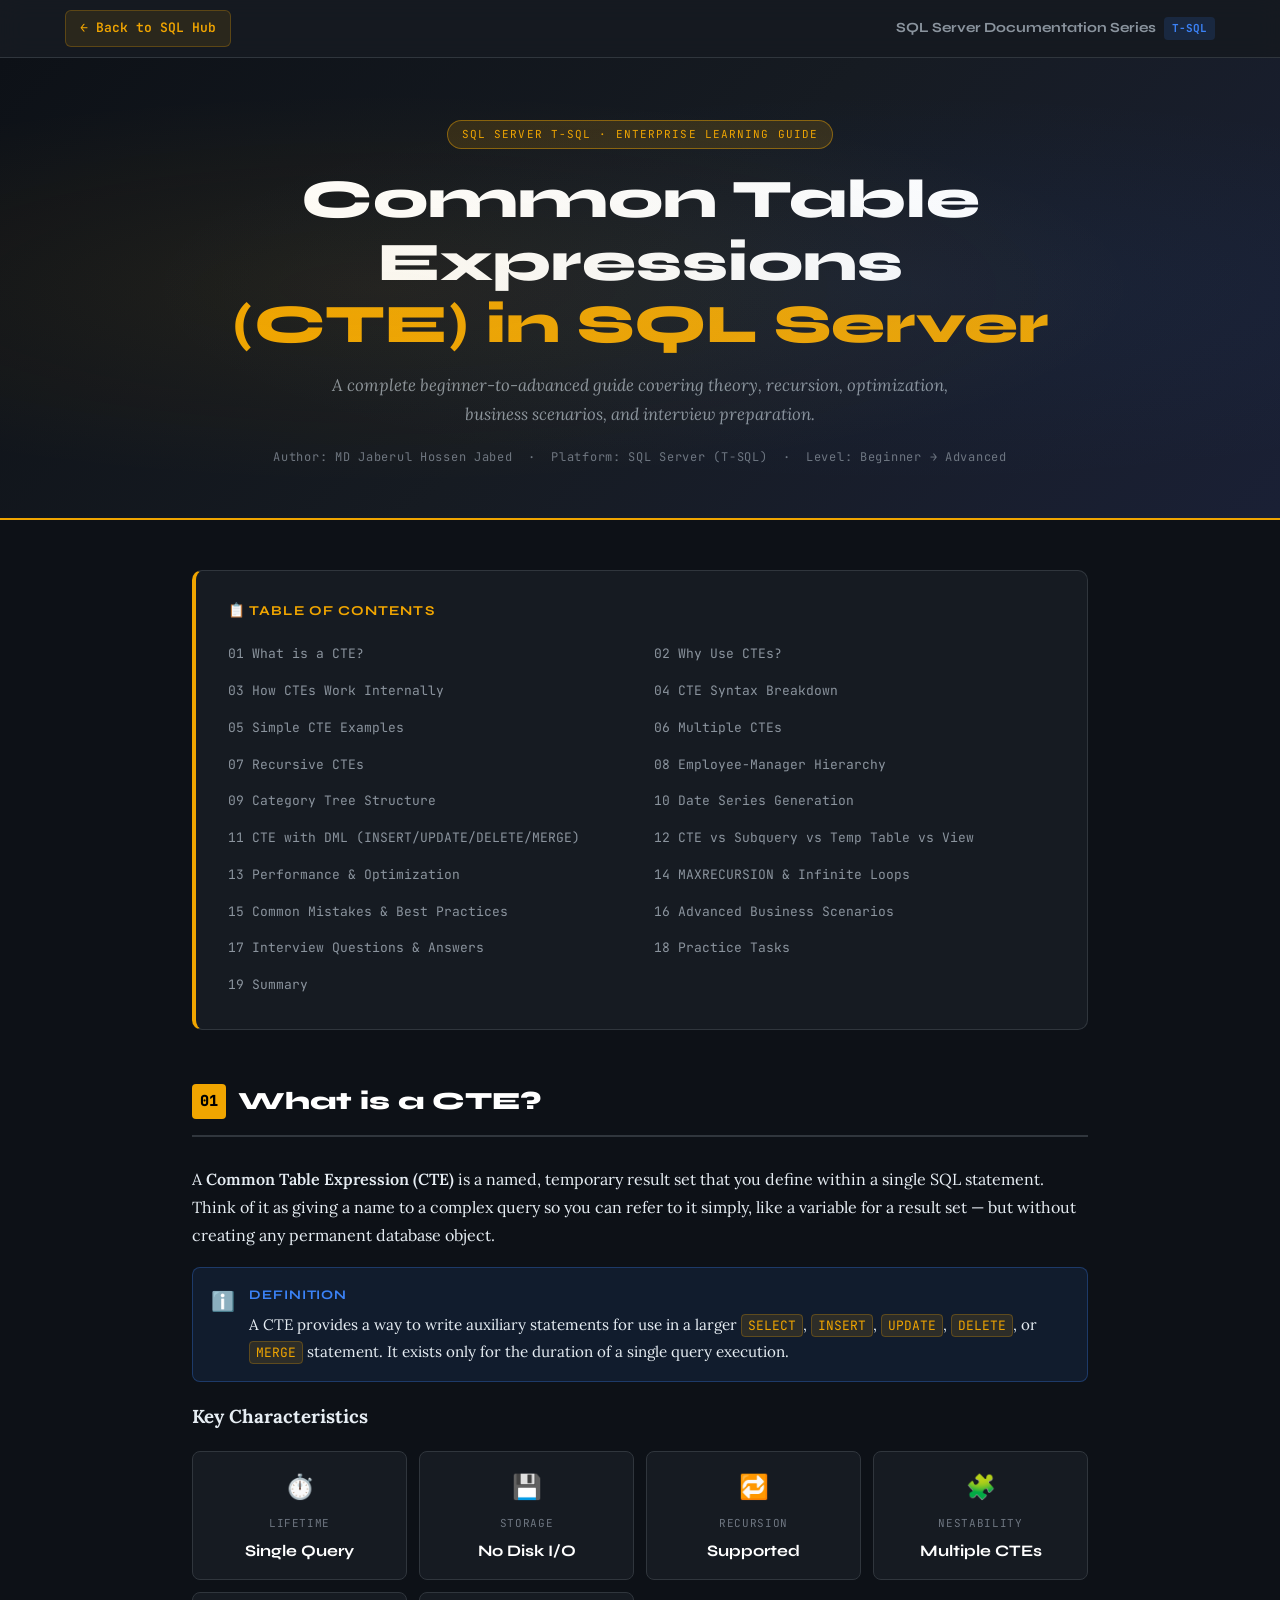
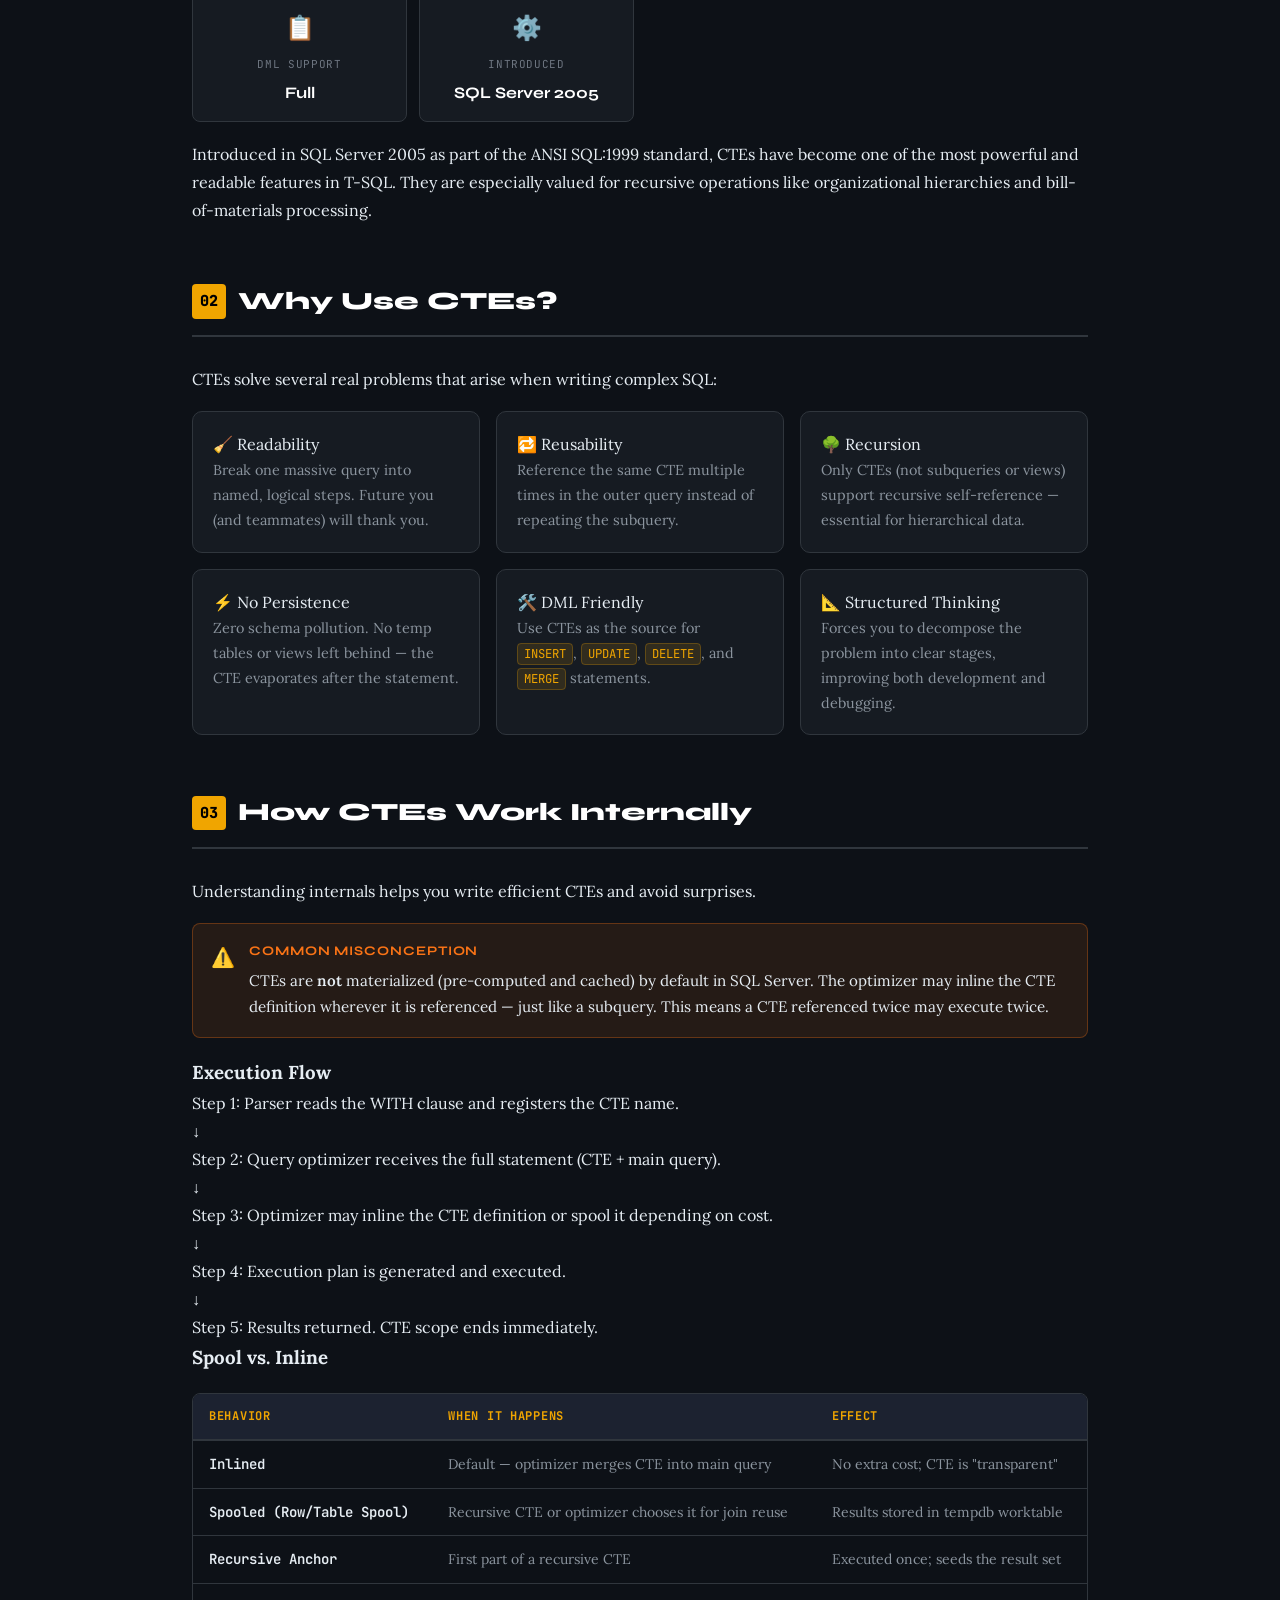
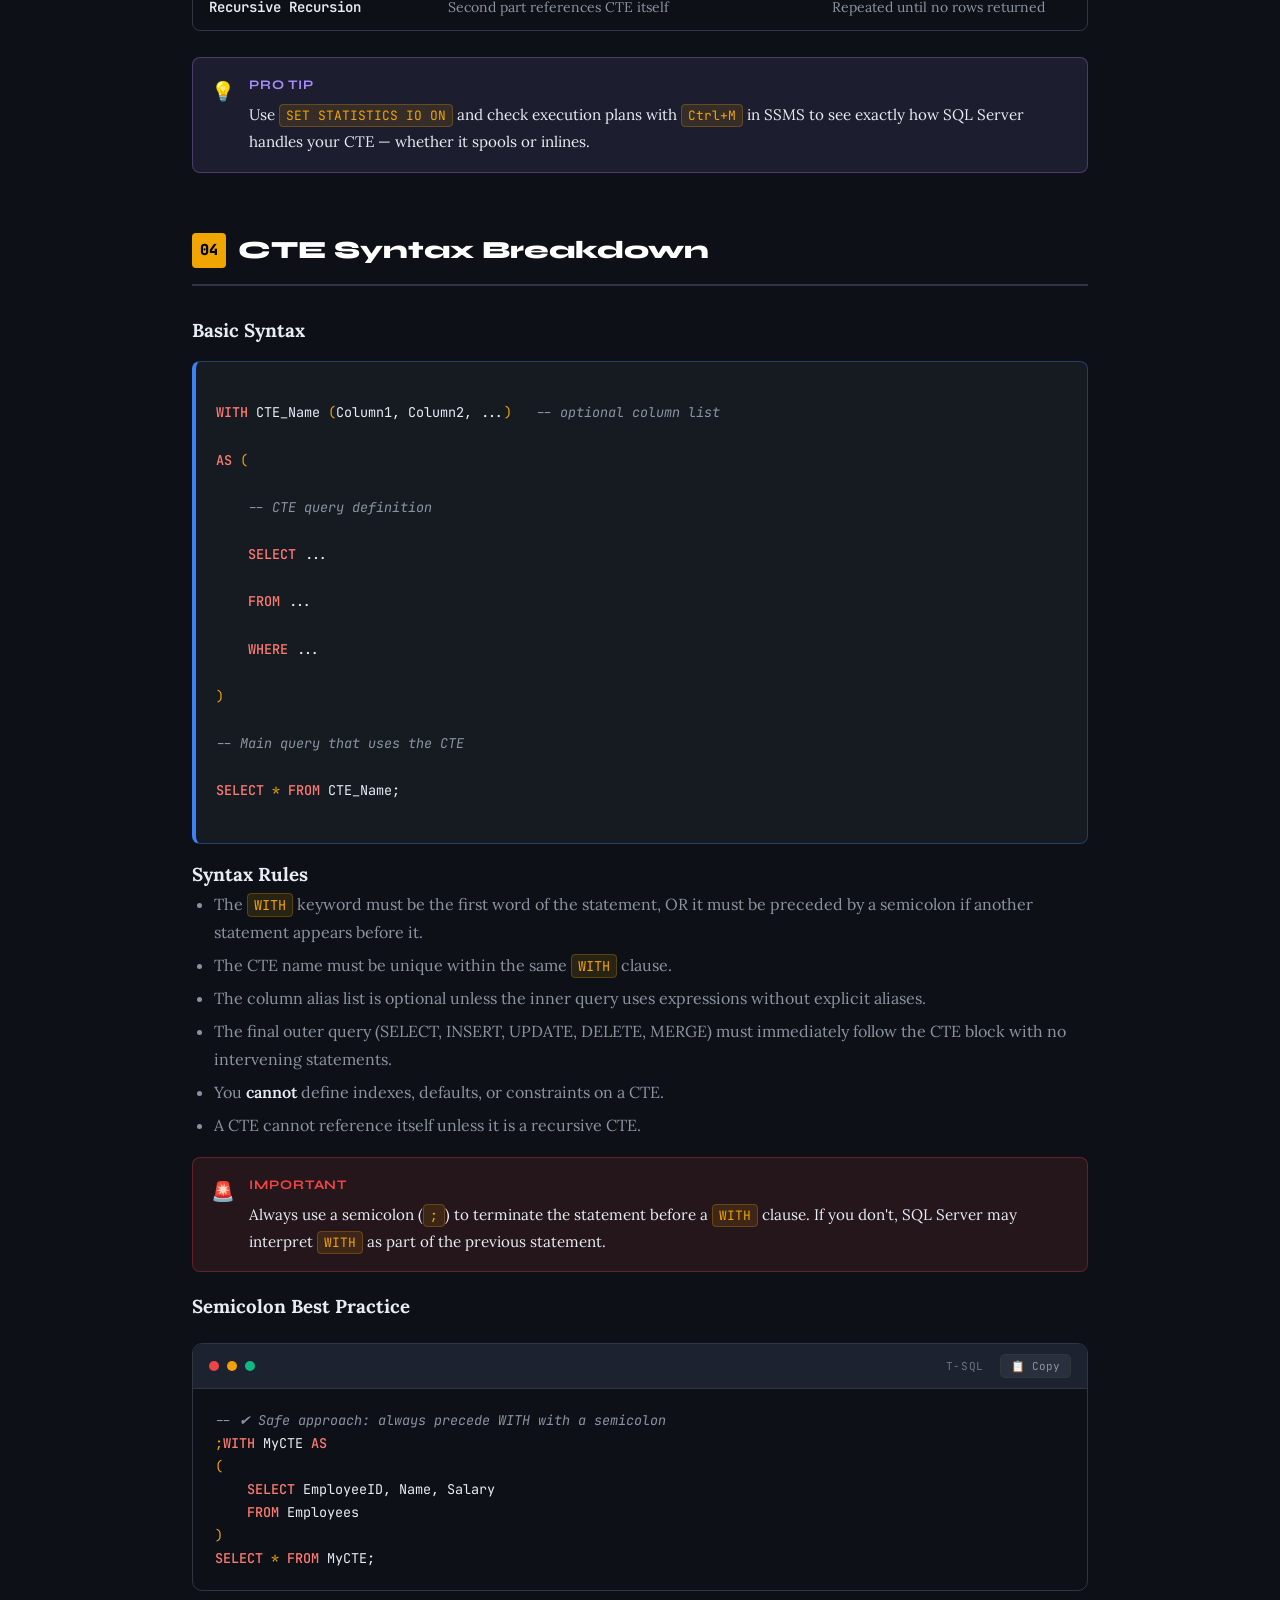
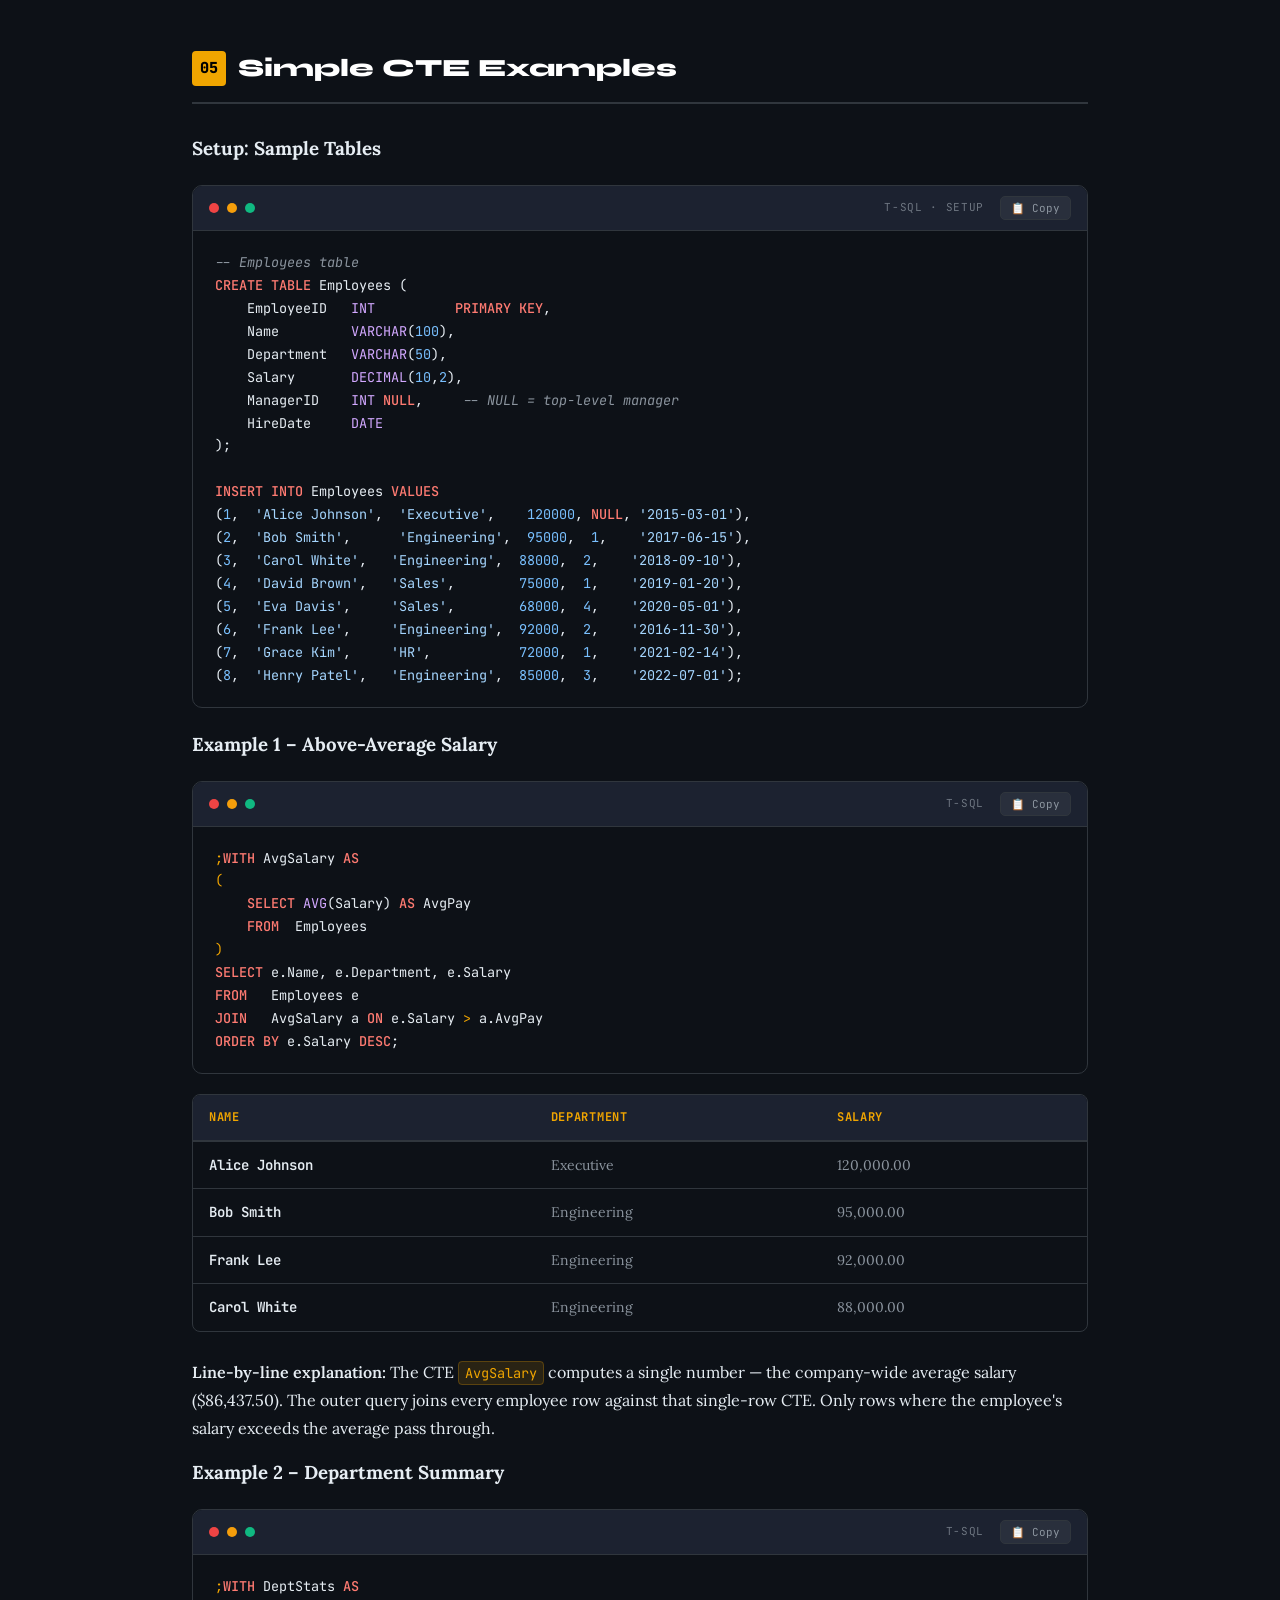
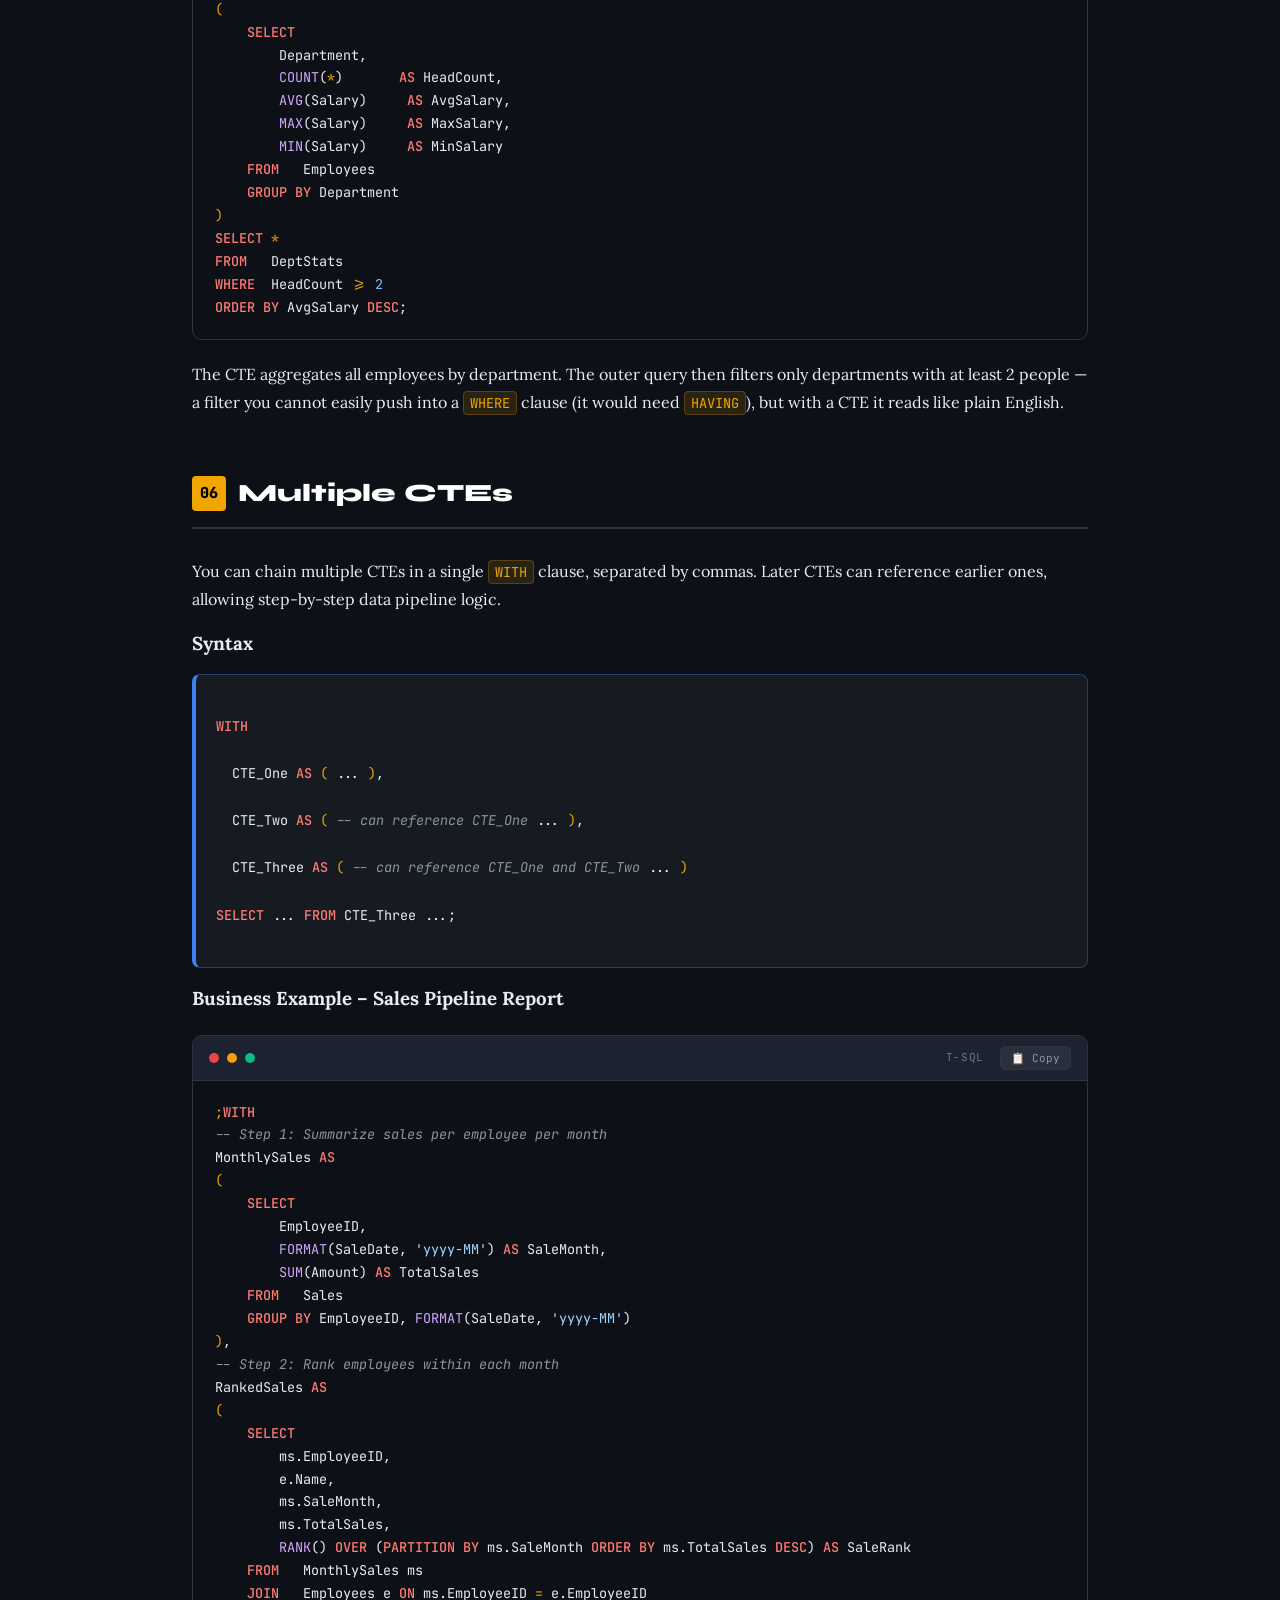
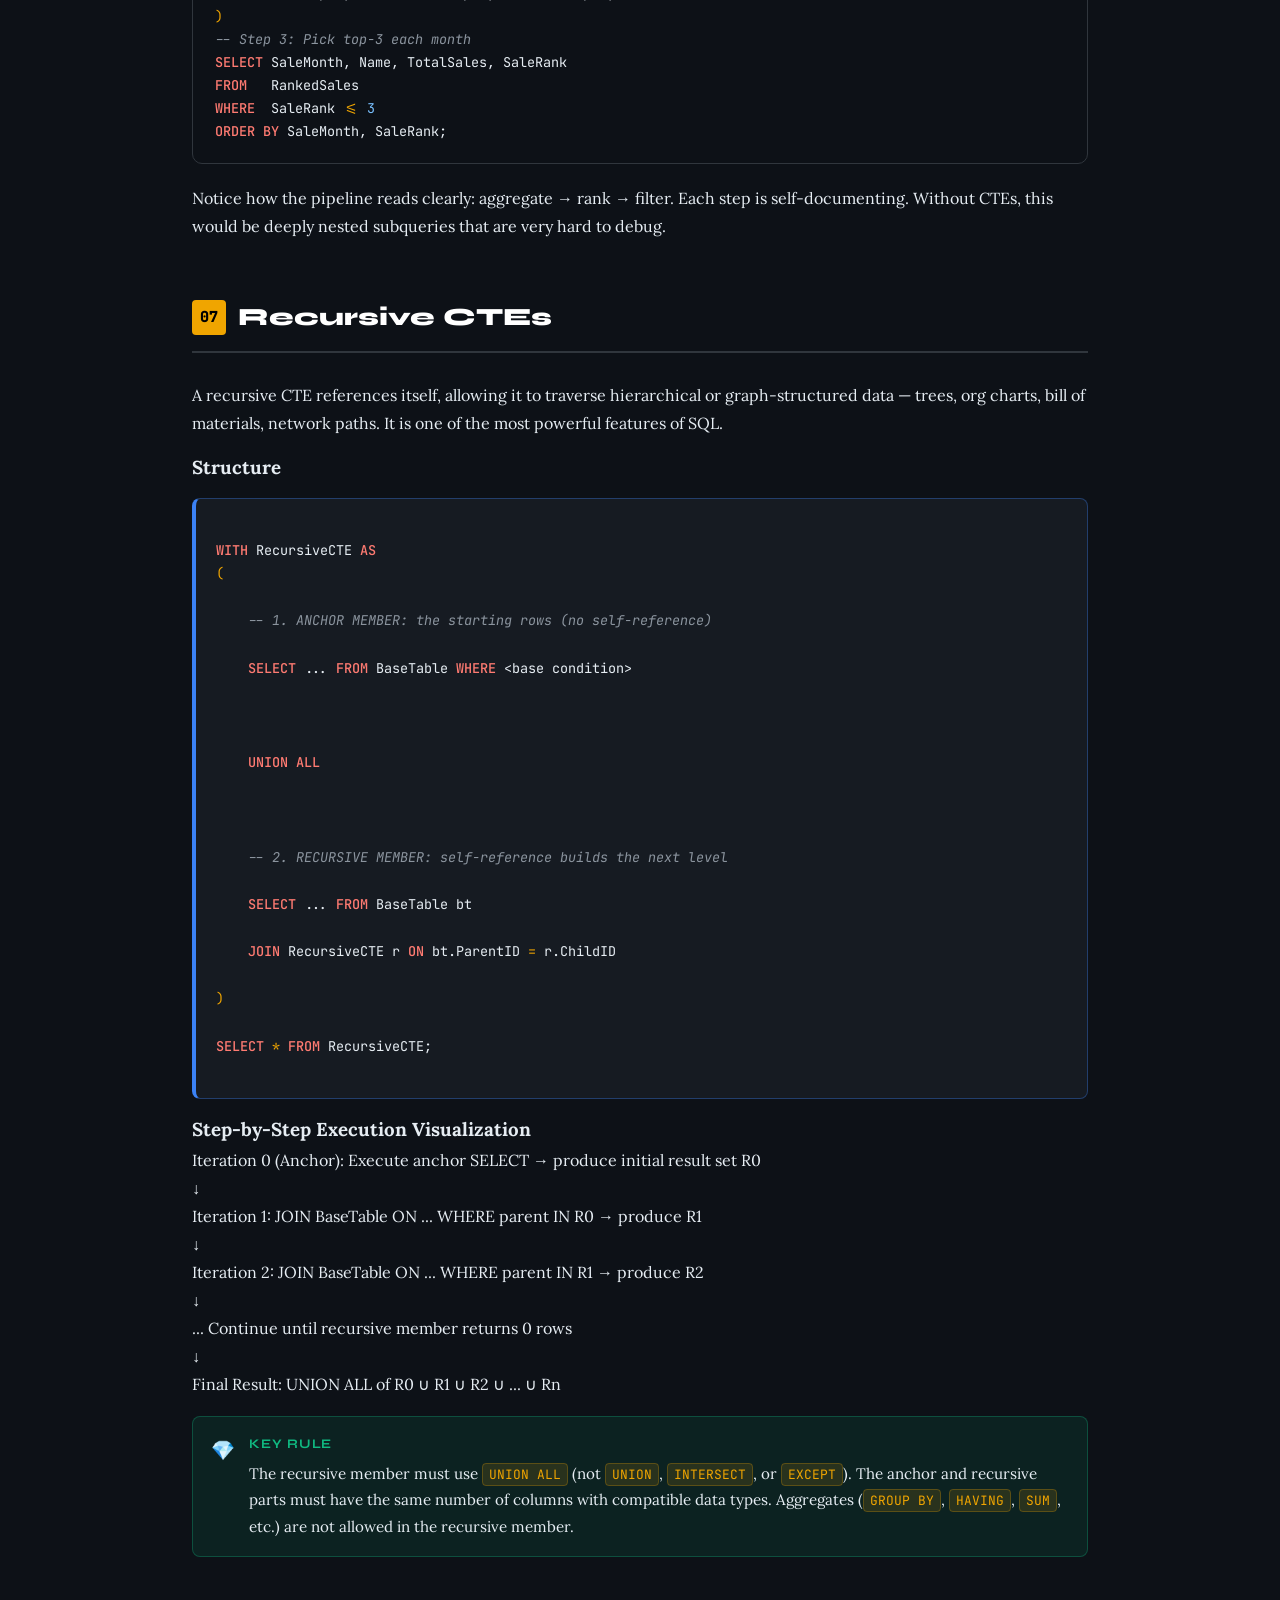
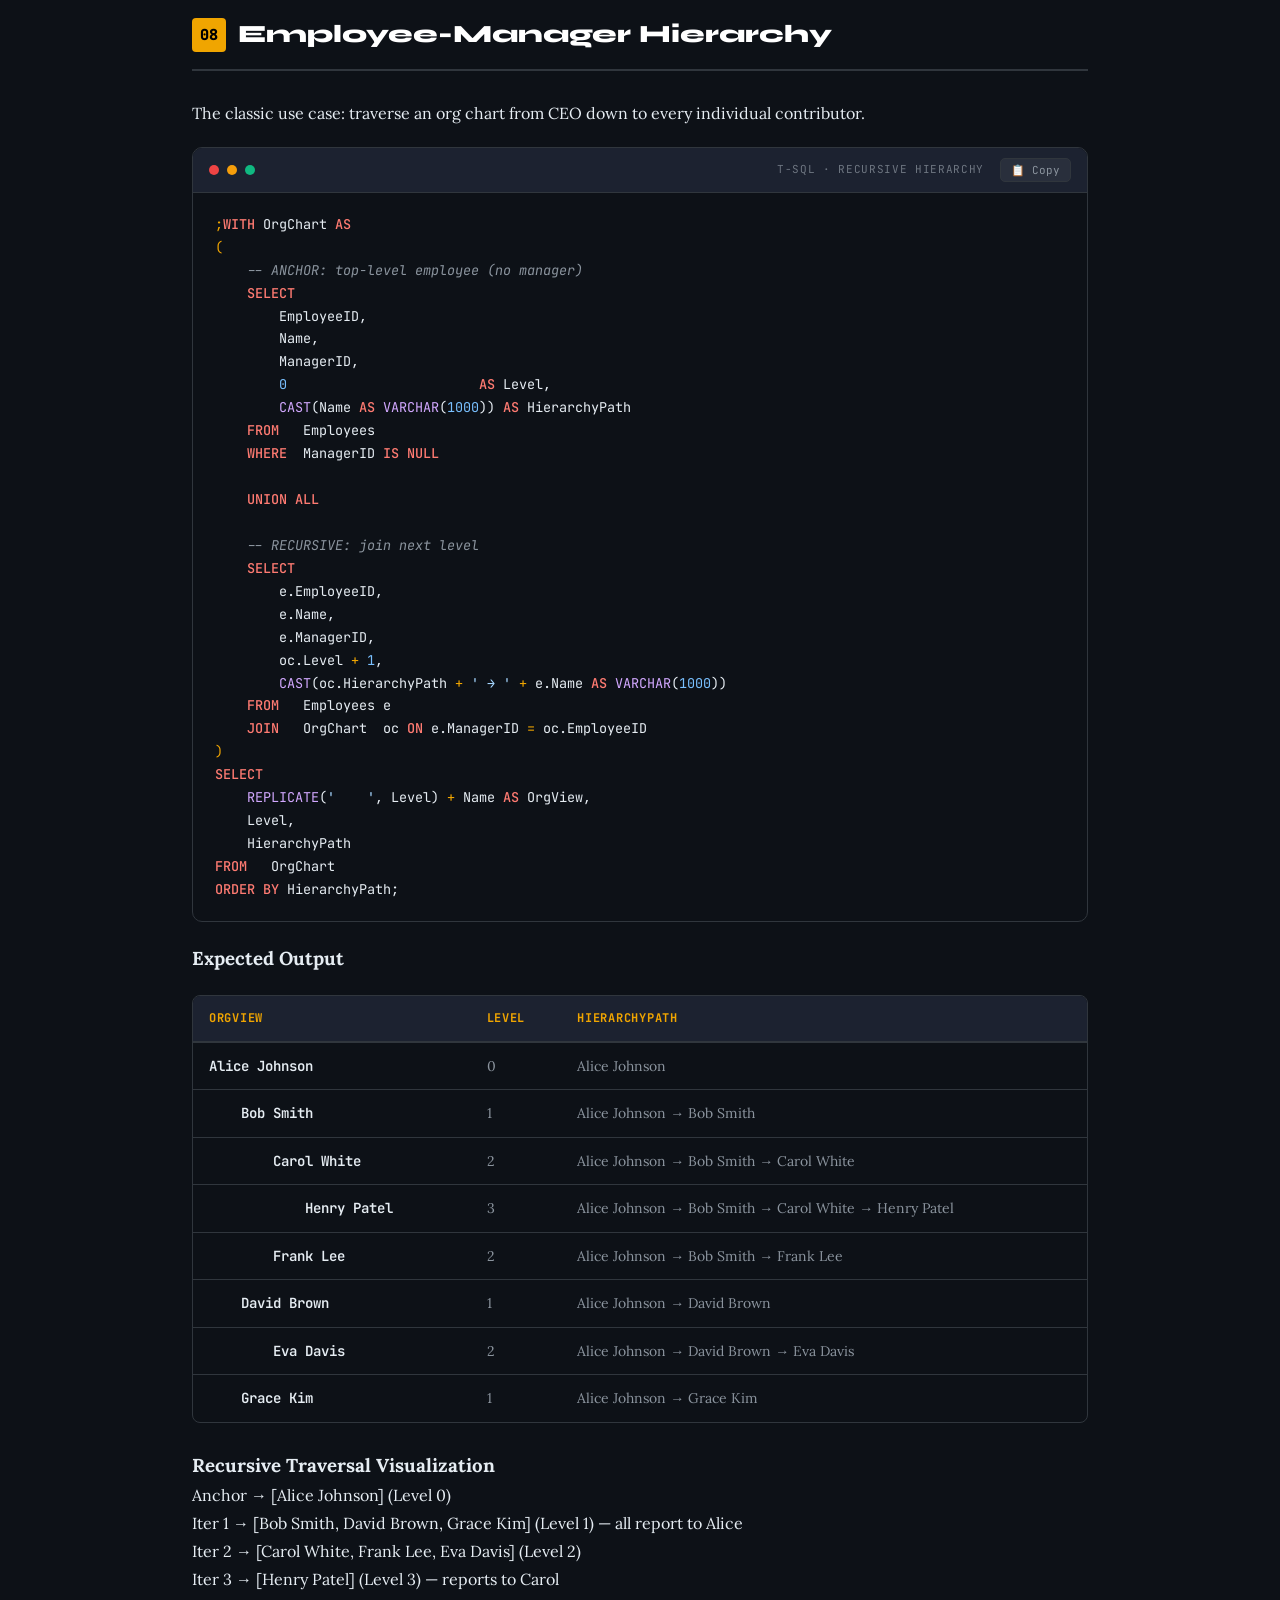
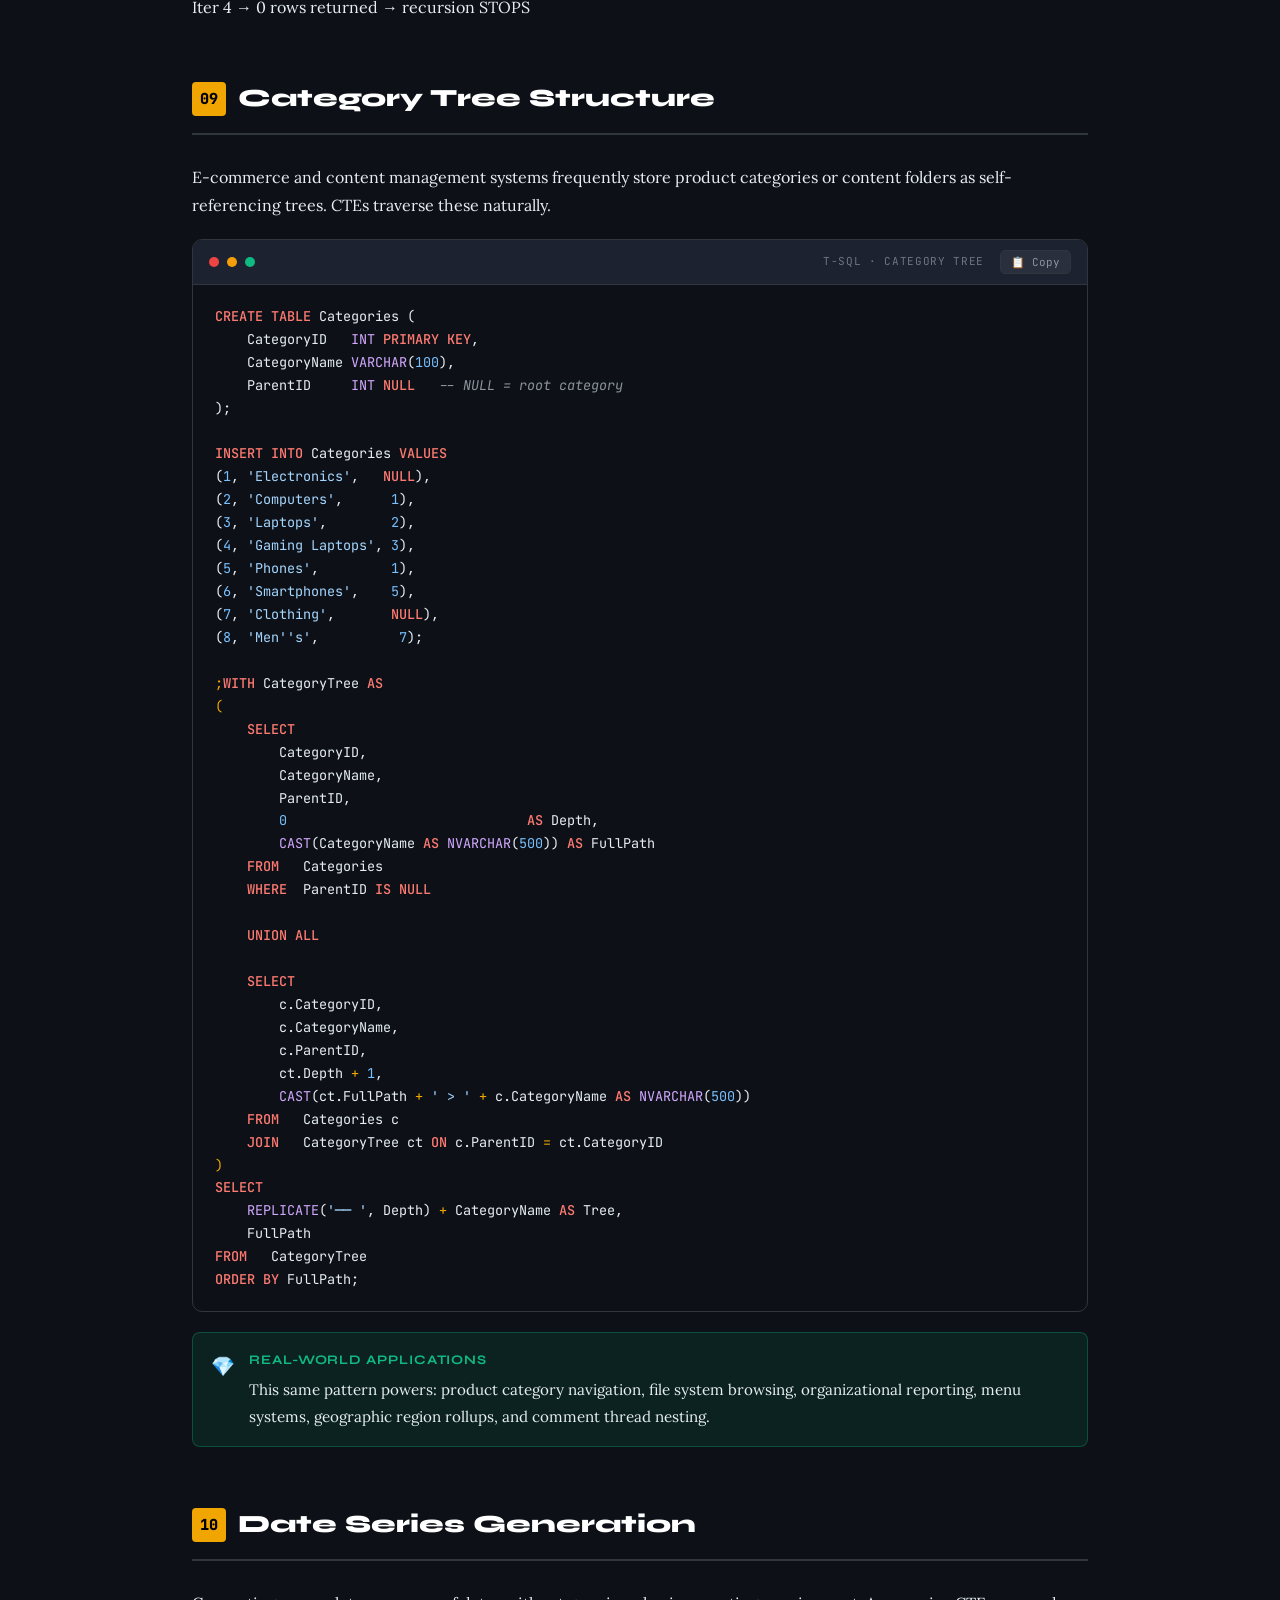
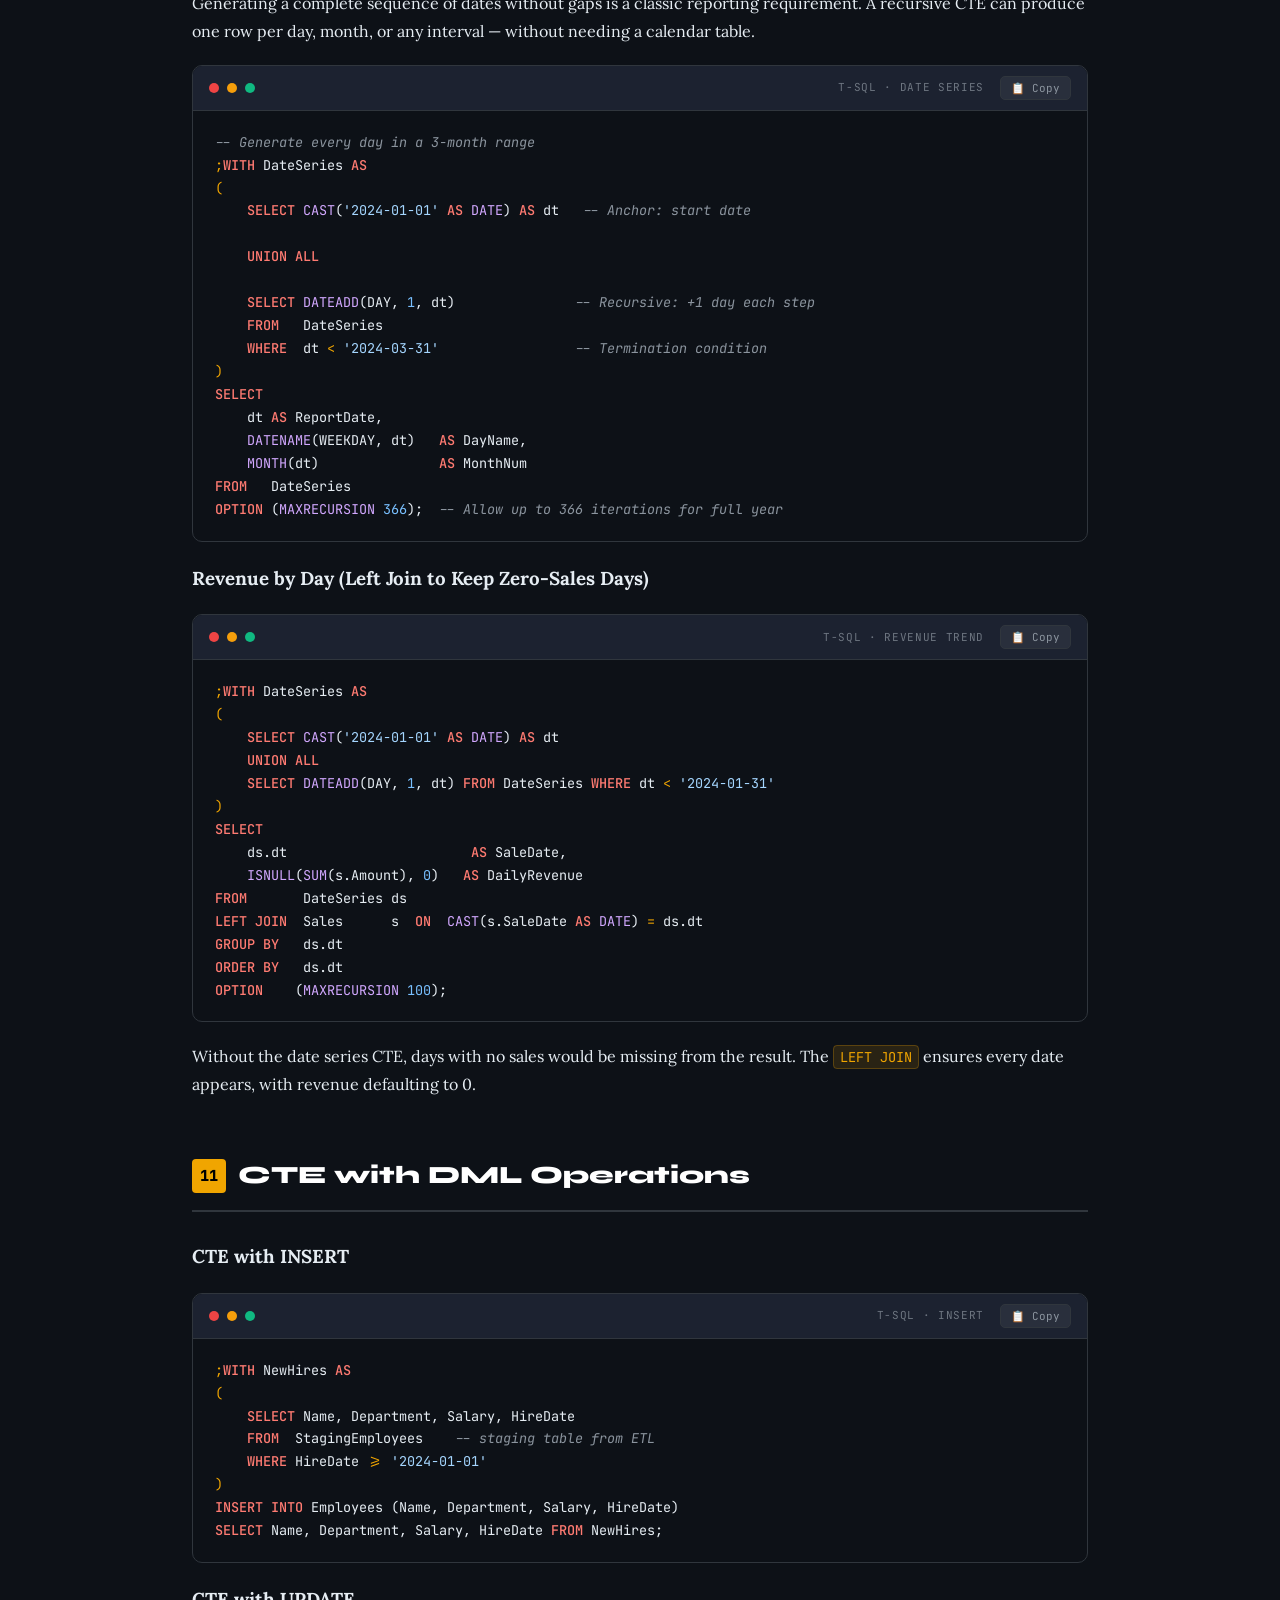
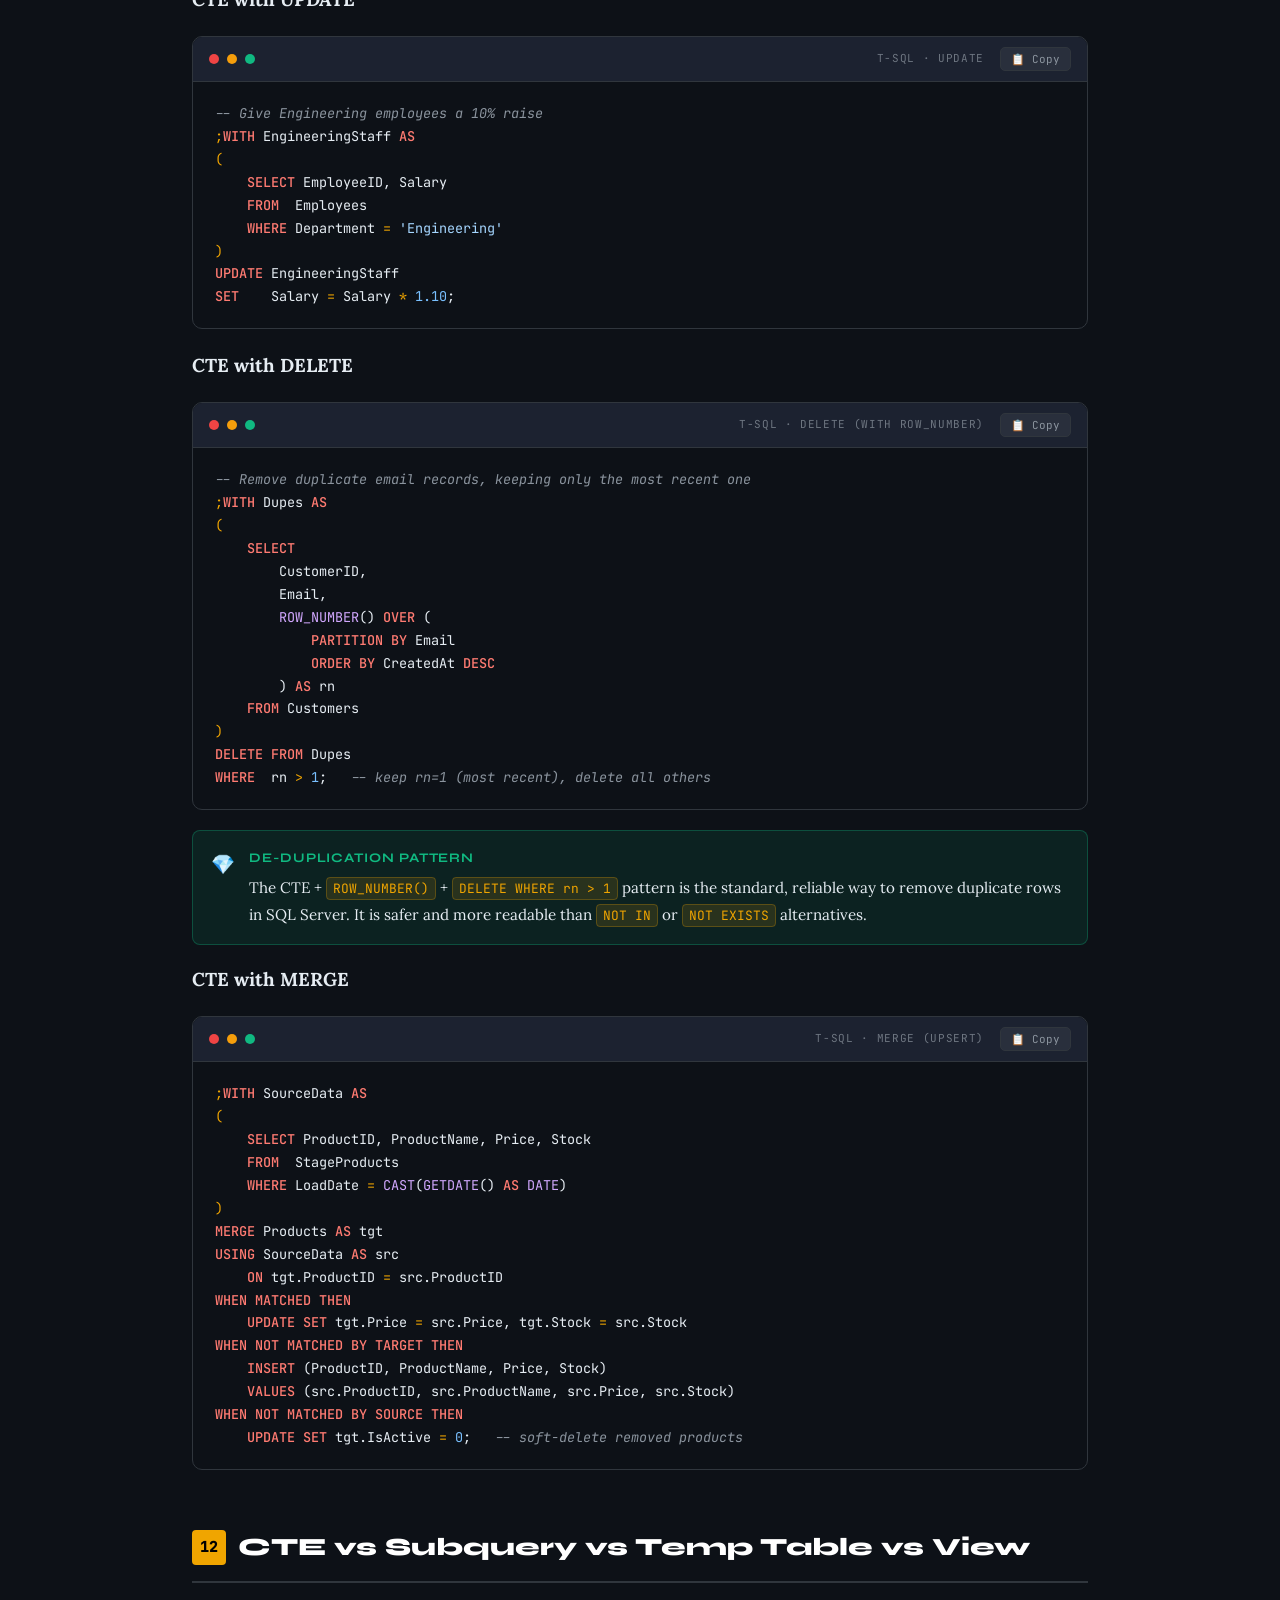
<file: SQL_CTE_Guide.html>
<!DOCTYPE html>
<html lang="en">
<head>
<meta charset="UTF-8">
<meta name="viewport" content="width=device-width, initial-scale=1.0">
<title>SQL Server CTE – Complete Learning Guide | MD Jaberul Hossen Jabed</title>
<link rel="preconnect" href="https://fonts.googleapis.com">
<link rel="preconnect" href="https://fonts.gstatic.com" crossorigin>
<link href="https://fonts.googleapis.com/css2?family=Syne:wght@400;600;700;800&family=JetBrains+Mono:wght@400;500;600&family=Lora:ital,wght@0,400;0,500;1,400;1,500&display=swap" rel="stylesheet">
<link href="style.css" rel="stylesheet" /></head>

<body>

<!-- ═══════════════════════════ TOP NAV ════════════════════════════ -->
<nav class="top-nav">
  <div class="nav-container">
    <a href="index.html" class="nav-link">← Back to SQL Hub</a>
    <div class="nav-title">SQL Server Documentation Series <span class="nav-badge">T-SQL</span></div>
  </div>
</nav>


<!-- HEADER -->
<header id="top">
  <div class="header-badge">SQL Server T-SQL · Enterprise Learning Guide</div>
  <h1>Common Table Expressions<br><span class="hl">(CTE) in SQL Server</span></h1>
  <p class="sub">A complete beginner-to-advanced guide covering theory, recursion, optimization, business scenarios, and interview preparation.</p>
  <div class="meta">Author: <span>MD Jaberul Hossen Jabed</span> &nbsp;·&nbsp; Platform: <span>SQL Server (T-SQL)</span> &nbsp;·&nbsp; Level: <span>Beginner → Advanced</span></div>
</header>

<div class="wrapper">

<!-- TABLE OF CONTENTS -->
<nav class="toc">
  <div class="toc-title">📋 Table of Contents</div>
  <div class="toc-grid">
    <a href="#s1"><span class="toc-num">01</span> What is a CTE?</a>
    <a href="#s2"><span class="toc-num">02</span> Why Use CTEs?</a>
    <a href="#s3"><span class="toc-num">03</span> How CTEs Work Internally</a>
    <a href="#s4"><span class="toc-num">04</span> CTE Syntax Breakdown</a>
    <a href="#s5"><span class="toc-num">05</span> Simple CTE Examples</a>
    <a href="#s6"><span class="toc-num">06</span> Multiple CTEs</a>
    <a href="#s7"><span class="toc-num">07</span> Recursive CTEs</a>
    <a href="#s8"><span class="toc-num">08</span> Employee-Manager Hierarchy</a>
    <a href="#s9"><span class="toc-num">09</span> Category Tree Structure</a>
    <a href="#s10"><span class="toc-num">10</span> Date Series Generation</a>
    <a href="#s11"><span class="toc-num">11</span> CTE with DML (INSERT/UPDATE/DELETE/MERGE)</a>
    <a href="#s12"><span class="toc-num">12</span> CTE vs Subquery vs Temp Table vs View</a>
    <a href="#s13"><span class="toc-num">13</span> Performance & Optimization</a>
    <a href="#s14"><span class="toc-num">14</span> MAXRECURSION & Infinite Loops</a>
    <a href="#s15"><span class="toc-num">15</span> Common Mistakes & Best Practices</a>
    <a href="#s16"><span class="toc-num">16</span> Advanced Business Scenarios</a>
    <a href="#s17"><span class="toc-num">17</span> Interview Questions & Answers</a>
    <a href="#s18"><span class="toc-num">18</span> Practice Tasks</a>
    <a href="#s19"><span class="toc-num">19</span> Summary</a>
  </div>
</nav>

<!-- ══════════════════════════════════════════════════════════ -->
<!-- SECTION 1 -->
<section id="s1">
  <h2 class="sec-title"><span class="num">01</span> What is a CTE?</h2>
  <p>A <strong>Common Table Expression (CTE)</strong> is a named, temporary result set that you define within a single SQL statement. Think of it as giving a name to a complex query so you can refer to it simply, like a variable for a result set — but without creating any permanent database object.</p>

  <div class="callout info">
    <div class="callout-icon">ℹ️</div>
    <div>
      <div class="callout-title">Definition</div>
      <p>A CTE provides a way to write auxiliary statements for use in a larger <code>SELECT</code>, <code>INSERT</code>, <code>UPDATE</code>, <code>DELETE</code>, or <code>MERGE</code> statement. It exists only for the duration of a single query execution.</p>
    </div>
  </div>

  <h3>Key Characteristics</h3>
  <div class="facts-grid">
    <div class="fact-card"><div class="fact-icon">⏱️</div><div class="fact-label">Lifetime</div><div class="fact-val">Single Query</div></div>
    <div class="fact-card"><div class="fact-icon">💾</div><div class="fact-label">Storage</div><div class="fact-val">No Disk I/O</div></div>
    <div class="fact-card"><div class="fact-icon">🔁</div><div class="fact-label">Recursion</div><div class="fact-val">Supported</div></div>
    <div class="fact-card"><div class="fact-icon">🧩</div><div class="fact-label">Nestability</div><div class="fact-val">Multiple CTEs</div></div>
    <div class="fact-card"><div class="fact-icon">📋</div><div class="fact-label">DML Support</div><div class="fact-val">Full</div></div>
    <div class="fact-card"><div class="fact-icon">⚙️</div><div class="fact-label">Introduced</div><div class="fact-val">SQL Server 2005</div></div>
  </div>

  <p>Introduced in SQL Server 2005 as part of the ANSI SQL:1999 standard, CTEs have become one of the most powerful and readable features in T-SQL. They are especially valued for recursive operations like organizational hierarchies and bill-of-materials processing.</p>
</section>

<!-- ══════════════════════════════════════════════════════════ -->
<!-- SECTION 2 -->
<section id="s2">
  <h2 class="sec-title"><span class="num">02</span> Why Use CTEs?</h2>
  <p>CTEs solve several real problems that arise when writing complex SQL:</p>

  <div class="type-grid">
    <div class="type-card">
      <div class="type-card-title">🧹 Readability</div>
      <p>Break one massive query into named, logical steps. Future you (and teammates) will thank you.</p>
    </div>
    <div class="type-card">
      <div class="type-card-title">🔁 Reusability</div>
      <p>Reference the same CTE multiple times in the outer query instead of repeating the subquery.</p>
    </div>
    <div class="type-card">
      <div class="type-card-title">🌳 Recursion</div>
      <p>Only CTEs (not subqueries or views) support recursive self-reference — essential for hierarchical data.</p>
    </div>
    <div class="type-card">
      <div class="type-card-title">⚡ No Persistence</div>
      <p>Zero schema pollution. No temp tables or views left behind — the CTE evaporates after the statement.</p>
    </div>
    <div class="type-card">
      <div class="type-card-title">🛠️ DML Friendly</div>
      <p>Use CTEs as the source for <code>INSERT</code>, <code>UPDATE</code>, <code>DELETE</code>, and <code>MERGE</code> statements.</p>
    </div>
    <div class="type-card">
      <div class="type-card-title">📐 Structured Thinking</div>
      <p>Forces you to decompose the problem into clear stages, improving both development and debugging.</p>
    </div>
  </div>
</section>

<!-- ══════════════════════════════════════════════════════════ -->
<!-- SECTION 3 -->
<section id="s3">
  <h2 class="sec-title"><span class="num">03</span> How CTEs Work Internally</h2>
  <p>Understanding internals helps you write efficient CTEs and avoid surprises.</p>

  <div class="callout warn">
    <div class="callout-icon">⚠️</div>
    <div>
      <div class="callout-title">Common Misconception</div>
      <p>CTEs are <strong>not</strong> materialized (pre-computed and cached) by default in SQL Server. The optimizer may inline the CTE definition wherever it is referenced — just like a subquery. This means a CTE referenced twice may execute twice.</p>
    </div>
  </div>

  <h3>Execution Flow</h3>
  <div class="flow-box">
    <span class="flow-step">Step 1:</span> Parser reads the WITH clause and registers the CTE name.<br>
    <span class="flow-arrow">  ↓</span><br>
    <span class="flow-step">Step 2:</span> Query optimizer receives the full statement (CTE + main query).<br>
    <span class="flow-arrow">  ↓</span><br>
    <span class="flow-step">Step 3:</span> Optimizer may inline the CTE definition or spool it depending on cost.<br>
    <span class="flow-arrow">  ↓</span><br>
    <span class="flow-step">Step 4:</span> Execution plan is generated and executed.<br>
    <span class="flow-arrow">  ↓</span><br>
    <span class="flow-step">Step 5:</span> Results returned. CTE scope ends immediately.
  </div>

  <h3>Spool vs. Inline</h3>
  <div class="table-wrap">
    <table>
      <thead><tr><th>Behavior</th><th>When It Happens</th><th>Effect</th></tr></thead>
      <tbody>
        <tr><td>Inlined</td><td>Default — optimizer merges CTE into main query</td><td>No extra cost; CTE is "transparent"</td></tr>
        <tr><td>Spooled (Row/Table Spool)</td><td>Recursive CTE or optimizer chooses it for join reuse</td><td>Results stored in tempdb worktable</td></tr>
        <tr><td>Recursive Anchor</td><td>First part of a recursive CTE</td><td>Executed once; seeds the result set</td></tr>
        <tr><td>Recursive Recursion</td><td>Second part references CTE itself</td><td>Repeated until no rows returned</td></tr>
      </tbody>
    </table>
  </div>

  <div class="callout tip">
    <div class="callout-icon">💡</div>
    <div>
      <div class="callout-title">Pro Tip</div>
      <p>Use <code>SET STATISTICS IO ON</code> and check execution plans with <code>Ctrl+M</code> in SSMS to see exactly how SQL Server handles your CTE — whether it spools or inlines.</p>
    </div>
  </div>
</section>

<!-- ══════════════════════════════════════════════════════════ -->
<!-- SECTION 4 -->
<section id="s4">
  <h2 class="sec-title"><span class="num">04</span> CTE Syntax Breakdown</h2>

  <h3>Basic Syntax</h3>
  <div class="syntax-block">
<span class="kw">WITH</span> CTE_Name <span class="op">(</span>Column1, Column2, ...<span class="op">)</span>   <span class="cmt">-- optional column list</span><br>
<span class="kw">AS</span> <span class="op">(</span><br>
&nbsp;&nbsp;&nbsp;&nbsp;<span class="cmt">-- CTE query definition</span><br>
&nbsp;&nbsp;&nbsp;&nbsp;<span class="kw">SELECT</span> ...<br>
&nbsp;&nbsp;&nbsp;&nbsp;<span class="kw">FROM</span> ...<br>
&nbsp;&nbsp;&nbsp;&nbsp;<span class="kw">WHERE</span> ...<br>
<span class="op">)</span><br>
<span class="cmt">-- Main query that uses the CTE</span><br>
<span class="kw">SELECT</span> <span class="op">*</span> <span class="kw">FROM</span> CTE_Name;
  </div>

  <h3>Syntax Rules</h3>
  <ul>
    <li>The <code>WITH</code> keyword must be the first word of the statement, OR it must be preceded by a semicolon if another statement appears before it.</li>
    <li>The CTE name must be unique within the same <code>WITH</code> clause.</li>
    <li>The column alias list is optional unless the inner query uses expressions without explicit aliases.</li>
    <li>The final outer query (SELECT, INSERT, UPDATE, DELETE, MERGE) must immediately follow the CTE block with no intervening statements.</li>
    <li>You <strong>cannot</strong> define indexes, defaults, or constraints on a CTE.</li>
    <li>A CTE cannot reference itself unless it is a recursive CTE.</li>
  </ul>

  <div class="callout danger">
    <div class="callout-icon">🚨</div>
    <div>
      <div class="callout-title">Important</div>
      <p>Always use a semicolon (<code>;</code>) to terminate the statement before a <code>WITH</code> clause. If you don't, SQL Server may interpret <code>WITH</code> as part of the previous statement.</p>
    </div>
  </div>

  <h3>Semicolon Best Practice</h3>
  <div class="code-wrap">
    <div class="code-header"><span class="dot dot-r"></span><span class="dot dot-y"></span><span class="dot dot-g"></span><span class="lang">T-SQL</span> <button class="copy-btn" onclick="copyCode(this)">📋 Copy</button></div>
    <pre><span class="cmt">-- ✔ Safe approach: always precede WITH with a semicolon</span>
<span class="op">;</span><span class="kw">WITH</span> MyCTE <span class="kw">AS</span>
<span class="op">(</span>
    <span class="kw">SELECT</span> EmployeeID, Name, Salary
    <span class="kw">FROM</span> Employees
<span class="op">)</span>
<span class="kw">SELECT</span> <span class="op">*</span> <span class="kw">FROM</span> MyCTE;</pre>
  </div>
</section>

<!-- ══════════════════════════════════════════════════════════ -->
<!-- SECTION 5 -->
<section id="s5">
  <h2 class="sec-title"><span class="num">05</span> Simple CTE Examples</h2>

  <h3>Setup: Sample Tables</h3>
  <div class="code-wrap">
    <div class="code-header"><span class="dot dot-r"></span><span class="dot dot-y"></span><span class="dot dot-g"></span><span class="lang">T-SQL · Setup</span> <button class="copy-btn" onclick="copyCode(this)">📋 Copy</button></div>
    <pre><span class="cmt">-- Employees table</span>
<span class="kw">CREATE TABLE</span> Employees (
    EmployeeID   <span class="fn">INT</span>          <span class="kw">PRIMARY KEY</span>,
    Name         <span class="fn">VARCHAR</span>(<span class="nm">100</span>),
    Department   <span class="fn">VARCHAR</span>(<span class="nm">50</span>),
    Salary       <span class="fn">DECIMAL</span>(<span class="nm">10</span>,<span class="nm">2</span>),
    ManagerID    <span class="fn">INT</span> <span class="kw">NULL</span>,     <span class="cmt">-- NULL = top-level manager</span>
    HireDate     <span class="fn">DATE</span>
);

<span class="kw">INSERT INTO</span> Employees <span class="kw">VALUES</span>
(<span class="nm">1</span>,  <span class="str">'Alice Johnson'</span>,  <span class="str">'Executive'</span>,    <span class="nm">120000</span>, <span class="kw">NULL</span>, <span class="str">'2015-03-01'</span>),
(<span class="nm">2</span>,  <span class="str">'Bob Smith'</span>,      <span class="str">'Engineering'</span>,  <span class="nm">95000</span>,  <span class="nm">1</span>,    <span class="str">'2017-06-15'</span>),
(<span class="nm">3</span>,  <span class="str">'Carol White'</span>,   <span class="str">'Engineering'</span>,  <span class="nm">88000</span>,  <span class="nm">2</span>,    <span class="str">'2018-09-10'</span>),
(<span class="nm">4</span>,  <span class="str">'David Brown'</span>,   <span class="str">'Sales'</span>,        <span class="nm">75000</span>,  <span class="nm">1</span>,    <span class="str">'2019-01-20'</span>),
(<span class="nm">5</span>,  <span class="str">'Eva Davis'</span>,     <span class="str">'Sales'</span>,        <span class="nm">68000</span>,  <span class="nm">4</span>,    <span class="str">'2020-05-01'</span>),
(<span class="nm">6</span>,  <span class="str">'Frank Lee'</span>,     <span class="str">'Engineering'</span>,  <span class="nm">92000</span>,  <span class="nm">2</span>,    <span class="str">'2016-11-30'</span>),
(<span class="nm">7</span>,  <span class="str">'Grace Kim'</span>,     <span class="str">'HR'</span>,           <span class="nm">72000</span>,  <span class="nm">1</span>,    <span class="str">'2021-02-14'</span>),
(<span class="nm">8</span>,  <span class="str">'Henry Patel'</span>,   <span class="str">'Engineering'</span>,  <span class="nm">85000</span>,  <span class="nm">3</span>,    <span class="str">'2022-07-01'</span>);</pre>
  </div>

  <h3>Example 1 – Above-Average Salary</h3>
  <div class="code-wrap">
    <div class="code-header"><span class="dot dot-r"></span><span class="dot dot-y"></span><span class="dot dot-g"></span><span class="lang">T-SQL</span> <button class="copy-btn" onclick="copyCode(this)">📋 Copy</button></div>
    <pre><span class="op">;</span><span class="kw">WITH</span> AvgSalary <span class="kw">AS</span>
<span class="op">(</span>
    <span class="kw">SELECT</span> <span class="fn">AVG</span>(Salary) <span class="kw">AS</span> AvgPay
    <span class="kw">FROM</span>  Employees
<span class="op">)</span>
<span class="kw">SELECT</span> e.Name, e.Department, e.Salary
<span class="kw">FROM</span>   Employees e
<span class="kw">JOIN</span>   AvgSalary a <span class="kw">ON</span> e.Salary <span class="op">&gt;</span> a.AvgPay
<span class="kw">ORDER BY</span> e.Salary <span class="kw">DESC</span>;</pre>
  </div>
  <div class="table-wrap">
    <table>
      <thead><tr><th>Name</th><th>Department</th><th>Salary</th></tr></thead>
      <tbody>
        <tr><td>Alice Johnson</td><td>Executive</td><td>120,000.00</td></tr>
        <tr><td>Bob Smith</td><td>Engineering</td><td>95,000.00</td></tr>
        <tr><td>Frank Lee</td><td>Engineering</td><td>92,000.00</td></tr>
        <tr><td>Carol White</td><td>Engineering</td><td>88,000.00</td></tr>
      </tbody>
    </table>
  </div>
  <p><strong>Line-by-line explanation:</strong> The CTE <code>AvgSalary</code> computes a single number — the company-wide average salary ($86,437.50). The outer query joins every employee row against that single-row CTE. Only rows where the employee's salary exceeds the average pass through.</p>

  <h3>Example 2 – Department Summary</h3>
  <div class="code-wrap">
    <div class="code-header"><span class="dot dot-r"></span><span class="dot dot-y"></span><span class="dot dot-g"></span><span class="lang">T-SQL</span> <button class="copy-btn" onclick="copyCode(this)">📋 Copy</button></div>
    <pre><span class="op">;</span><span class="kw">WITH</span> DeptStats <span class="kw">AS</span>
<span class="op">(</span>
    <span class="kw">SELECT</span>
        Department,
        <span class="fn">COUNT</span>(<span class="op">*</span>)       <span class="kw">AS</span> HeadCount,
        <span class="fn">AVG</span>(Salary)     <span class="kw">AS</span> AvgSalary,
        <span class="fn">MAX</span>(Salary)     <span class="kw">AS</span> MaxSalary,
        <span class="fn">MIN</span>(Salary)     <span class="kw">AS</span> MinSalary
    <span class="kw">FROM</span>   Employees
    <span class="kw">GROUP BY</span> Department
<span class="op">)</span>
<span class="kw">SELECT</span> <span class="op">*</span>
<span class="kw">FROM</span>   DeptStats
<span class="kw">WHERE</span>  HeadCount <span class="op">&gt;=</span> <span class="nm">2</span>
<span class="kw">ORDER BY</span> AvgSalary <span class="kw">DESC</span>;</pre>
  </div>
  <p>The CTE aggregates all employees by department. The outer query then filters only departments with at least 2 people — a filter you cannot easily push into a <code>WHERE</code> clause (it would need <code>HAVING</code>), but with a CTE it reads like plain English.</p>
</section>

<!-- ══════════════════════════════════════════════════════════ -->
<!-- SECTION 6 -->
<section id="s6">
  <h2 class="sec-title"><span class="num">06</span> Multiple CTEs</h2>
  <p>You can chain multiple CTEs in a single <code>WITH</code> clause, separated by commas. Later CTEs can reference earlier ones, allowing step-by-step data pipeline logic.</p>

  <h3>Syntax</h3>
  <div class="syntax-block">
<span class="kw">WITH</span><br>
&nbsp;&nbsp;CTE_One <span class="kw">AS</span> <span class="op">(</span> ... <span class="op">)</span>,<br>
&nbsp;&nbsp;CTE_Two <span class="kw">AS</span> <span class="op">(</span> <span class="cmt">-- can reference CTE_One</span> ... <span class="op">)</span>,<br>
&nbsp;&nbsp;CTE_Three <span class="kw">AS</span> <span class="op">(</span> <span class="cmt">-- can reference CTE_One and CTE_Two</span> ... <span class="op">)</span><br>
<span class="kw">SELECT</span> ... <span class="kw">FROM</span> CTE_Three ...;
  </div>

  <h3>Business Example – Sales Pipeline Report</h3>
  <div class="code-wrap">
    <div class="code-header"><span class="dot dot-r"></span><span class="dot dot-y"></span><span class="dot dot-g"></span><span class="lang">T-SQL</span> <button class="copy-btn" onclick="copyCode(this)">📋 Copy</button></div>
    <pre><span class="op">;</span><span class="kw">WITH</span>
<span class="cmt">-- Step 1: Summarize sales per employee per month</span>
MonthlySales <span class="kw">AS</span>
<span class="op">(</span>
    <span class="kw">SELECT</span>
        EmployeeID,
        <span class="fn">FORMAT</span>(SaleDate, <span class="str">'yyyy-MM'</span>) <span class="kw">AS</span> SaleMonth,
        <span class="fn">SUM</span>(Amount) <span class="kw">AS</span> TotalSales
    <span class="kw">FROM</span>   Sales
    <span class="kw">GROUP BY</span> EmployeeID, <span class="fn">FORMAT</span>(SaleDate, <span class="str">'yyyy-MM'</span>)
<span class="op">)</span>,
<span class="cmt">-- Step 2: Rank employees within each month</span>
RankedSales <span class="kw">AS</span>
<span class="op">(</span>
    <span class="kw">SELECT</span>
        ms.EmployeeID,
        e.Name,
        ms.SaleMonth,
        ms.TotalSales,
        <span class="fn">RANK</span>() <span class="kw">OVER</span> (<span class="kw">PARTITION BY</span> ms.SaleMonth <span class="kw">ORDER BY</span> ms.TotalSales <span class="kw">DESC</span>) <span class="kw">AS</span> SaleRank
    <span class="kw">FROM</span>   MonthlySales ms
    <span class="kw">JOIN</span>   Employees e <span class="kw">ON</span> ms.EmployeeID <span class="op">=</span> e.EmployeeID
<span class="op">)</span>
<span class="cmt">-- Step 3: Pick top-3 each month</span>
<span class="kw">SELECT</span> SaleMonth, Name, TotalSales, SaleRank
<span class="kw">FROM</span>   RankedSales
<span class="kw">WHERE</span>  SaleRank <span class="op">&lt;=</span> <span class="nm">3</span>
<span class="kw">ORDER BY</span> SaleMonth, SaleRank;</pre>
  </div>
  <p>Notice how the pipeline reads clearly: aggregate → rank → filter. Each step is self-documenting. Without CTEs, this would be deeply nested subqueries that are very hard to debug.</p>
</section>

<!-- ══════════════════════════════════════════════════════════ -->
<!-- SECTION 7 -->
<section id="s7">
  <h2 class="sec-title"><span class="num">07</span> Recursive CTEs</h2>
  <p>A recursive CTE references itself, allowing it to traverse hierarchical or graph-structured data — trees, org charts, bill of materials, network paths. It is one of the most powerful features of SQL.</p>

  <h3>Structure</h3>
  <div class="syntax-block">
<span class="kw">WITH</span> RecursiveCTE <span class="kw">AS</span>
<span class="op">(</span><br>
&nbsp;&nbsp;&nbsp;&nbsp;<span class="cmt">-- 1. ANCHOR MEMBER: the starting rows (no self-reference)</span><br>
&nbsp;&nbsp;&nbsp;&nbsp;<span class="kw">SELECT</span> ... <span class="kw">FROM</span> BaseTable <span class="kw">WHERE</span> &lt;base condition&gt;<br>
<br>
&nbsp;&nbsp;&nbsp;&nbsp;<span class="kw">UNION ALL</span><br>
<br>
&nbsp;&nbsp;&nbsp;&nbsp;<span class="cmt">-- 2. RECURSIVE MEMBER: self-reference builds the next level</span><br>
&nbsp;&nbsp;&nbsp;&nbsp;<span class="kw">SELECT</span> ... <span class="kw">FROM</span> BaseTable bt<br>
&nbsp;&nbsp;&nbsp;&nbsp;<span class="kw">JOIN</span> RecursiveCTE r <span class="kw">ON</span> bt.ParentID <span class="op">=</span> r.ChildID<br>
<span class="op">)</span><br>
<span class="kw">SELECT</span> <span class="op">*</span> <span class="kw">FROM</span> RecursiveCTE;
  </div>

  <h3>Step-by-Step Execution Visualization</h3>
  <div class="flow-box">
<span class="flow-step">Iteration 0 (Anchor):</span>  Execute anchor SELECT → produce initial result set R0<br>
<span class="flow-arrow">                    ↓</span><br>
<span class="flow-step">Iteration 1:</span>         JOIN BaseTable ON ... WHERE parent IN R0 → produce R1<br>
<span class="flow-arrow">                    ↓</span><br>
<span class="flow-step">Iteration 2:</span>         JOIN BaseTable ON ... WHERE parent IN R1 → produce R2<br>
<span class="flow-arrow">                    ↓</span><br>
<span class="flow-step">...</span>                  Continue until recursive member returns 0 rows<br>
<span class="flow-arrow">                    ↓</span><br>
<span class="flow-step">Final Result:</span>        UNION ALL of R0 ∪ R1 ∪ R2 ∪ ... ∪ Rn
  </div>

  <div class="callout gem">
    <div class="callout-icon">💎</div>
    <div>
      <div class="callout-title">Key Rule</div>
      <p>The recursive member must use <code>UNION ALL</code> (not <code>UNION</code>, <code>INTERSECT</code>, or <code>EXCEPT</code>). The anchor and recursive parts must have the same number of columns with compatible data types. Aggregates (<code>GROUP BY</code>, <code>HAVING</code>, <code>SUM</code>, etc.) are not allowed in the recursive member.</p>
    </div>
  </div>
</section>

<!-- ══════════════════════════════════════════════════════════ -->
<!-- SECTION 8 -->
<section id="s8">
  <h2 class="sec-title"><span class="num">08</span> Employee-Manager Hierarchy</h2>
  <p>The classic use case: traverse an org chart from CEO down to every individual contributor.</p>

  <div class="code-wrap">
    <div class="code-header"><span class="dot dot-r"></span><span class="dot dot-y"></span><span class="dot dot-g"></span><span class="lang">T-SQL · Recursive Hierarchy</span> <button class="copy-btn" onclick="copyCode(this)">📋 Copy</button></div>
    <pre><span class="op">;</span><span class="kw">WITH</span> OrgChart <span class="kw">AS</span>
<span class="op">(</span>
    <span class="cmt">-- ANCHOR: top-level employee (no manager)</span>
    <span class="kw">SELECT</span>
        EmployeeID,
        Name,
        ManagerID,
        <span class="nm">0</span>                        <span class="kw">AS</span> Level,
        <span class="fn">CAST</span>(Name <span class="kw">AS</span> <span class="fn">VARCHAR</span>(<span class="nm">1000</span>)) <span class="kw">AS</span> HierarchyPath
    <span class="kw">FROM</span>   Employees
    <span class="kw">WHERE</span>  ManagerID <span class="kw">IS NULL</span>

    <span class="kw">UNION ALL</span>

    <span class="cmt">-- RECURSIVE: join next level</span>
    <span class="kw">SELECT</span>
        e.EmployeeID,
        e.Name,
        e.ManagerID,
        oc.Level <span class="op">+</span> <span class="nm">1</span>,
        <span class="fn">CAST</span>(oc.HierarchyPath <span class="op">+</span> <span class="str">' → '</span> <span class="op">+</span> e.Name <span class="kw">AS</span> <span class="fn">VARCHAR</span>(<span class="nm">1000</span>))
    <span class="kw">FROM</span>   Employees e
    <span class="kw">JOIN</span>   OrgChart  oc <span class="kw">ON</span> e.ManagerID <span class="op">=</span> oc.EmployeeID
<span class="op">)</span>
<span class="kw">SELECT</span>
    <span class="fn">REPLICATE</span>(<span class="str">'    '</span>, Level) <span class="op">+</span> Name <span class="kw">AS</span> OrgView,
    Level,
    HierarchyPath
<span class="kw">FROM</span>   OrgChart
<span class="kw">ORDER BY</span> HierarchyPath;</pre>
  </div>

  <h3>Expected Output</h3>
  <div class="table-wrap">
    <table>
      <thead><tr><th>OrgView</th><th>Level</th><th>HierarchyPath</th></tr></thead>
      <tbody>
        <tr><td>Alice Johnson</td><td>0</td><td>Alice Johnson</td></tr>
        <tr><td>&nbsp;&nbsp;&nbsp;&nbsp;Bob Smith</td><td>1</td><td>Alice Johnson → Bob Smith</td></tr>
        <tr><td>&nbsp;&nbsp;&nbsp;&nbsp;&nbsp;&nbsp;&nbsp;&nbsp;Carol White</td><td>2</td><td>Alice Johnson → Bob Smith → Carol White</td></tr>
        <tr><td>&nbsp;&nbsp;&nbsp;&nbsp;&nbsp;&nbsp;&nbsp;&nbsp;&nbsp;&nbsp;&nbsp;&nbsp;Henry Patel</td><td>3</td><td>Alice Johnson → Bob Smith → Carol White → Henry Patel</td></tr>
        <tr><td>&nbsp;&nbsp;&nbsp;&nbsp;&nbsp;&nbsp;&nbsp;&nbsp;Frank Lee</td><td>2</td><td>Alice Johnson → Bob Smith → Frank Lee</td></tr>
        <tr><td>&nbsp;&nbsp;&nbsp;&nbsp;David Brown</td><td>1</td><td>Alice Johnson → David Brown</td></tr>
        <tr><td>&nbsp;&nbsp;&nbsp;&nbsp;&nbsp;&nbsp;&nbsp;&nbsp;Eva Davis</td><td>2</td><td>Alice Johnson → David Brown → Eva Davis</td></tr>
        <tr><td>&nbsp;&nbsp;&nbsp;&nbsp;Grace Kim</td><td>1</td><td>Alice Johnson → Grace Kim</td></tr>
      </tbody>
    </table>
  </div>

  <h3>Recursive Traversal Visualization</h3>
  <div class="flow-box">
<span class="flow-step">Anchor  →</span>  [Alice Johnson] (Level 0)<br>
<span class="flow-step">Iter 1  →</span>  [Bob Smith, David Brown, Grace Kim] (Level 1) — all report to Alice<br>
<span class="flow-step">Iter 2  →</span>  [Carol White, Frank Lee, Eva Davis] (Level 2)<br>
<span class="flow-step">Iter 3  →</span>  [Henry Patel] (Level 3) — reports to Carol<br>
<span class="flow-step">Iter 4  →</span>  0 rows returned → recursion STOPS<br>
  </div>
</section>

<!-- ══════════════════════════════════════════════════════════ -->
<!-- SECTION 9 -->
<section id="s9">
  <h2 class="sec-title"><span class="num">09</span> Category Tree Structure</h2>
  <p>E-commerce and content management systems frequently store product categories or content folders as self-referencing trees. CTEs traverse these naturally.</p>

  <div class="code-wrap">
    <div class="code-header"><span class="dot dot-r"></span><span class="dot dot-y"></span><span class="dot dot-g"></span><span class="lang">T-SQL · Category Tree</span> <button class="copy-btn" onclick="copyCode(this)">📋 Copy</button></div>
    <pre><span class="kw">CREATE TABLE</span> Categories (
    CategoryID   <span class="fn">INT</span> <span class="kw">PRIMARY KEY</span>,
    CategoryName <span class="fn">VARCHAR</span>(<span class="nm">100</span>),
    ParentID     <span class="fn">INT</span> <span class="kw">NULL</span>   <span class="cmt">-- NULL = root category</span>
);

<span class="kw">INSERT INTO</span> Categories <span class="kw">VALUES</span>
(<span class="nm">1</span>, <span class="str">'Electronics'</span>,   <span class="kw">NULL</span>),
(<span class="nm">2</span>, <span class="str">'Computers'</span>,      <span class="nm">1</span>),
(<span class="nm">3</span>, <span class="str">'Laptops'</span>,        <span class="nm">2</span>),
(<span class="nm">4</span>, <span class="str">'Gaming Laptops'</span>, <span class="nm">3</span>),
(<span class="nm">5</span>, <span class="str">'Phones'</span>,         <span class="nm">1</span>),
(<span class="nm">6</span>, <span class="str">'Smartphones'</span>,    <span class="nm">5</span>),
(<span class="nm">7</span>, <span class="str">'Clothing'</span>,       <span class="kw">NULL</span>),
(<span class="nm">8</span>, <span class="str">'Men''s'</span>,          <span class="nm">7</span>);

<span class="op">;</span><span class="kw">WITH</span> CategoryTree <span class="kw">AS</span>
<span class="op">(</span>
    <span class="kw">SELECT</span>
        CategoryID,
        CategoryName,
        ParentID,
        <span class="nm">0</span>                              <span class="kw">AS</span> Depth,
        <span class="fn">CAST</span>(CategoryName <span class="kw">AS</span> <span class="fn">NVARCHAR</span>(<span class="nm">500</span>)) <span class="kw">AS</span> FullPath
    <span class="kw">FROM</span>   Categories
    <span class="kw">WHERE</span>  ParentID <span class="kw">IS NULL</span>

    <span class="kw">UNION ALL</span>

    <span class="kw">SELECT</span>
        c.CategoryID,
        c.CategoryName,
        c.ParentID,
        ct.Depth <span class="op">+</span> <span class="nm">1</span>,
        <span class="fn">CAST</span>(ct.FullPath <span class="op">+</span> <span class="str">' &gt; '</span> <span class="op">+</span> c.CategoryName <span class="kw">AS</span> <span class="fn">NVARCHAR</span>(<span class="nm">500</span>))
    <span class="kw">FROM</span>   Categories c
    <span class="kw">JOIN</span>   CategoryTree ct <span class="kw">ON</span> c.ParentID <span class="op">=</span> ct.CategoryID
<span class="op">)</span>
<span class="kw">SELECT</span>
    <span class="fn">REPLICATE</span>(<span class="str">'── '</span>, Depth) <span class="op">+</span> CategoryName <span class="kw">AS</span> Tree,
    FullPath
<span class="kw">FROM</span>   CategoryTree
<span class="kw">ORDER BY</span> FullPath;</pre>
  </div>

  <div class="callout gem">
    <div class="callout-icon">💎</div>
    <div>
      <div class="callout-title">Real-World Applications</div>
      <p>This same pattern powers: product category navigation, file system browsing, organizational reporting, menu systems, geographic region rollups, and comment thread nesting.</p>
    </div>
  </div>
</section>

<!-- ══════════════════════════════════════════════════════════ -->
<!-- SECTION 10 -->
<section id="s10">
  <h2 class="sec-title"><span class="num">10</span> Date Series Generation</h2>
  <p>Generating a complete sequence of dates without gaps is a classic reporting requirement. A recursive CTE can produce one row per day, month, or any interval — without needing a calendar table.</p>

  <div class="code-wrap">
    <div class="code-header"><span class="dot dot-r"></span><span class="dot dot-y"></span><span class="dot dot-g"></span><span class="lang">T-SQL · Date Series</span> <button class="copy-btn" onclick="copyCode(this)">📋 Copy</button></div>
    <pre><span class="cmt">-- Generate every day in a 3-month range</span>
<span class="op">;</span><span class="kw">WITH</span> DateSeries <span class="kw">AS</span>
<span class="op">(</span>
    <span class="kw">SELECT</span> <span class="fn">CAST</span>(<span class="str">'2024-01-01'</span> <span class="kw">AS</span> <span class="fn">DATE</span>) <span class="kw">AS</span> dt   <span class="cmt">-- Anchor: start date</span>

    <span class="kw">UNION ALL</span>

    <span class="kw">SELECT</span> <span class="fn">DATEADD</span>(DAY, <span class="nm">1</span>, dt)               <span class="cmt">-- Recursive: +1 day each step</span>
    <span class="kw">FROM</span>   DateSeries
    <span class="kw">WHERE</span>  dt <span class="op">&lt;</span> <span class="str">'2024-03-31'</span>                 <span class="cmt">-- Termination condition</span>
<span class="op">)</span>
<span class="kw">SELECT</span>
    dt <span class="kw">AS</span> ReportDate,
    <span class="fn">DATENAME</span>(WEEKDAY, dt)   <span class="kw">AS</span> DayName,
    <span class="fn">MONTH</span>(dt)               <span class="kw">AS</span> MonthNum
<span class="kw">FROM</span>   DateSeries
<span class="kw">OPTION</span> (<span class="fn">MAXRECURSION</span> <span class="nm">366</span>);  <span class="cmt">-- Allow up to 366 iterations for full year</span></pre>
  </div>

  <h3>Revenue by Day (Left Join to Keep Zero-Sales Days)</h3>
  <div class="code-wrap">
    <div class="code-header"><span class="dot dot-r"></span><span class="dot dot-y"></span><span class="dot dot-g"></span><span class="lang">T-SQL · Revenue Trend</span> <button class="copy-btn" onclick="copyCode(this)">📋 Copy</button></div>
    <pre><span class="op">;</span><span class="kw">WITH</span> DateSeries <span class="kw">AS</span>
<span class="op">(</span>
    <span class="kw">SELECT</span> <span class="fn">CAST</span>(<span class="str">'2024-01-01'</span> <span class="kw">AS</span> <span class="fn">DATE</span>) <span class="kw">AS</span> dt
    <span class="kw">UNION ALL</span>
    <span class="kw">SELECT</span> <span class="fn">DATEADD</span>(DAY, <span class="nm">1</span>, dt) <span class="kw">FROM</span> DateSeries <span class="kw">WHERE</span> dt <span class="op">&lt;</span> <span class="str">'2024-01-31'</span>
<span class="op">)</span>
<span class="kw">SELECT</span>
    ds.dt                       <span class="kw">AS</span> SaleDate,
    <span class="fn">ISNULL</span>(<span class="fn">SUM</span>(s.Amount), <span class="nm">0</span>)   <span class="kw">AS</span> DailyRevenue
<span class="kw">FROM</span>       DateSeries ds
<span class="kw">LEFT JOIN</span>  Sales      s  <span class="kw">ON</span>  <span class="fn">CAST</span>(s.SaleDate <span class="kw">AS</span> <span class="fn">DATE</span>) <span class="op">=</span> ds.dt
<span class="kw">GROUP BY</span>   ds.dt
<span class="kw">ORDER BY</span>   ds.dt
<span class="kw">OPTION</span>    (<span class="fn">MAXRECURSION</span> <span class="nm">100</span>);</pre>
  </div>
  <p>Without the date series CTE, days with no sales would be missing from the result. The <code>LEFT JOIN</code> ensures every date appears, with revenue defaulting to 0.</p>
</section>

<!-- ══════════════════════════════════════════════════════════ -->
<!-- SECTION 11 -->
<section id="s11">
  <h2 class="sec-title"><span class="num">11</span> CTE with DML Operations</h2>

  <h3>CTE with INSERT</h3>
  <div class="code-wrap">
    <div class="code-header"><span class="dot dot-r"></span><span class="dot dot-y"></span><span class="dot dot-g"></span><span class="lang">T-SQL · INSERT</span> <button class="copy-btn" onclick="copyCode(this)">📋 Copy</button></div>
    <pre><span class="op">;</span><span class="kw">WITH</span> NewHires <span class="kw">AS</span>
<span class="op">(</span>
    <span class="kw">SELECT</span> Name, Department, Salary, HireDate
    <span class="kw">FROM</span>  StagingEmployees    <span class="cmt">-- staging table from ETL</span>
    <span class="kw">WHERE</span> HireDate <span class="op">&gt;=</span> <span class="str">'2024-01-01'</span>
<span class="op">)</span>
<span class="kw">INSERT INTO</span> Employees (Name, Department, Salary, HireDate)
<span class="kw">SELECT</span> Name, Department, Salary, HireDate <span class="kw">FROM</span> NewHires;</pre>
  </div>

  <h3>CTE with UPDATE</h3>
  <div class="code-wrap">
    <div class="code-header"><span class="dot dot-r"></span><span class="dot dot-y"></span><span class="dot dot-g"></span><span class="lang">T-SQL · UPDATE</span> <button class="copy-btn" onclick="copyCode(this)">📋 Copy</button></div>
    <pre><span class="cmt">-- Give Engineering employees a 10% raise</span>
<span class="op">;</span><span class="kw">WITH</span> EngineeringStaff <span class="kw">AS</span>
<span class="op">(</span>
    <span class="kw">SELECT</span> EmployeeID, Salary
    <span class="kw">FROM</span>  Employees
    <span class="kw">WHERE</span> Department <span class="op">=</span> <span class="str">'Engineering'</span>
<span class="op">)</span>
<span class="kw">UPDATE</span> EngineeringStaff
<span class="kw">SET</span>    Salary <span class="op">=</span> Salary <span class="op">*</span> <span class="nm">1.10</span>;</pre>
  </div>

  <h3>CTE with DELETE</h3>
  <div class="code-wrap">
    <div class="code-header"><span class="dot dot-r"></span><span class="dot dot-y"></span><span class="dot dot-g"></span><span class="lang">T-SQL · DELETE (with ROW_NUMBER)</span> <button class="copy-btn" onclick="copyCode(this)">📋 Copy</button></div>
    <pre><span class="cmt">-- Remove duplicate email records, keeping only the most recent one</span>
<span class="op">;</span><span class="kw">WITH</span> Dupes <span class="kw">AS</span>
<span class="op">(</span>
    <span class="kw">SELECT</span>
        CustomerID,
        Email,
        <span class="fn">ROW_NUMBER</span>() <span class="kw">OVER</span> (
            <span class="kw">PARTITION BY</span> Email
            <span class="kw">ORDER BY</span> CreatedAt <span class="kw">DESC</span>
        ) <span class="kw">AS</span> rn
    <span class="kw">FROM</span> Customers
<span class="op">)</span>
<span class="kw">DELETE FROM</span> Dupes
<span class="kw">WHERE</span>  rn <span class="op">&gt;</span> <span class="nm">1</span>;   <span class="cmt">-- keep rn=1 (most recent), delete all others</span></pre>
  </div>

  <div class="callout gem">
    <div class="callout-icon">💎</div>
    <div>
      <div class="callout-title">De-duplication Pattern</div>
      <p>The CTE + <code>ROW_NUMBER()</code> + <code>DELETE WHERE rn &gt; 1</code> pattern is the standard, reliable way to remove duplicate rows in SQL Server. It is safer and more readable than <code>NOT IN</code> or <code>NOT EXISTS</code> alternatives.</p>
    </div>
  </div>

  <h3>CTE with MERGE</h3>
  <div class="code-wrap">
    <div class="code-header"><span class="dot dot-r"></span><span class="dot dot-y"></span><span class="dot dot-g"></span><span class="lang">T-SQL · MERGE (Upsert)</span> <button class="copy-btn" onclick="copyCode(this)">📋 Copy</button></div>
    <pre><span class="op">;</span><span class="kw">WITH</span> SourceData <span class="kw">AS</span>
<span class="op">(</span>
    <span class="kw">SELECT</span> ProductID, ProductName, Price, Stock
    <span class="kw">FROM</span>  StageProducts
    <span class="kw">WHERE</span> LoadDate <span class="op">=</span> <span class="fn">CAST</span>(<span class="fn">GETDATE</span>() <span class="kw">AS</span> <span class="fn">DATE</span>)
<span class="op">)</span>
<span class="kw">MERGE</span> Products <span class="kw">AS</span> tgt
<span class="kw">USING</span> SourceData <span class="kw">AS</span> src
    <span class="kw">ON</span> tgt.ProductID <span class="op">=</span> src.ProductID
<span class="kw">WHEN MATCHED THEN</span>
    <span class="kw">UPDATE SET</span> tgt.Price <span class="op">=</span> src.Price, tgt.Stock <span class="op">=</span> src.Stock
<span class="kw">WHEN NOT MATCHED BY TARGET THEN</span>
    <span class="kw">INSERT</span> (ProductID, ProductName, Price, Stock)
    <span class="kw">VALUES</span> (src.ProductID, src.ProductName, src.Price, src.Stock)
<span class="kw">WHEN NOT MATCHED BY SOURCE THEN</span>
    <span class="kw">UPDATE SET</span> tgt.IsActive <span class="op">=</span> <span class="nm">0</span>;   <span class="cmt">-- soft-delete removed products</span></pre>
  </div>
</section>

<!-- ══════════════════════════════════════════════════════════ -->
<!-- SECTION 12 -->
<section id="s12">
  <h2 class="sec-title"><span class="num">12</span> CTE vs Subquery vs Temp Table vs View</h2>

  <div class="table-wrap">
    <table>
      <thead>
        <tr>
          <th>Feature</th>
          <th>CTE</th>
          <th>Subquery</th>
          <th>Temp Table</th>
          <th>View</th>
        </tr>
      </thead>
      <tbody>
        <tr>
          <td>Lifetime</td>
          <td>Single statement</td>
          <td>Single statement</td>
          <td>Session / explicit drop</td>
          <td>Permanent until dropped</td>
        </tr>
        <tr>
          <td>Materialized</td>
          <td class="no">Usually No</td>
          <td class="no">No</td>
          <td class="yes">Yes</td>
          <td class="no">No (unless indexed)</td>
        </tr>
        <tr>
          <td>Recursion</td>
          <td class="yes">✔ Yes</td>
          <td class="no">✘ No</td>
          <td class="no">✘ No</td>
          <td class="no">✘ No</td>
        </tr>
        <tr>
          <td>Schema object</td>
          <td class="no">No</td>
          <td class="no">No</td>
          <td class="no">No (session-scoped)</td>
          <td class="yes">Yes</td>
        </tr>
        <tr>
          <td>Indexable</td>
          <td class="no">No</td>
          <td class="no">No</td>
          <td class="yes">Yes</td>
          <td class="yes">Yes (indexed views)</td>
        </tr>
        <tr>
          <td>Reuse across queries</td>
          <td class="no">No</td>
          <td class="no">No</td>
          <td class="yes">Yes (same session)</td>
          <td class="yes">Yes (all sessions)</td>
        </tr>
        <tr>
          <td>Readability</td>
          <td class="yes">High</td>
          <td class="no">Low (nested)</td>
          <td>Medium</td>
          <td class="yes">High</td>
        </tr>
        <tr>
          <td>DML source</td>
          <td class="yes">Yes</td>
          <td class="yes">Yes</td>
          <td class="yes">Yes</td>
          <td>Limited</td>
        </tr>
        <tr>
          <td>Best for</td>
          <td>Complex single query, recursion</td>
          <td>Simple inline filters</td>
          <td>Large intermediate data, reuse</td>
          <td>Shared reusable logic</td>
        </tr>
      </tbody>
    </table>
  </div>

  <div class="callout tip">
    <div class="callout-icon">💡</div>
    <div>
      <div class="callout-title">Decision Guide</div>
      <p>Use a <strong>CTE</strong> when writing a complex single query that benefits from named intermediate steps. Use a <strong>Temp Table</strong> when the intermediate result set is large (millions of rows) and will be used multiple times or needs indexing. Use a <strong>View</strong> when the logic is shared across many queries or teams. Use a <strong>Subquery</strong> only for simple inline filtering.</p>
    </div>
  </div>
</section>

<!-- ══════════════════════════════════════════════════════════ -->
<!-- SECTION 13 -->
<section id="s13">
  <h2 class="sec-title"><span class="num">13</span> Performance & Optimization</h2>

  <h3>CTE Performance Fundamentals</h3>
  <p>Because non-recursive CTEs are typically inlined, their performance is usually equivalent to the equivalent subquery. However, there are important nuances:</p>

  <div class="table-wrap">
    <table>
      <thead><tr><th>Scenario</th><th>Behavior</th><th>Recommendation</th></tr></thead>
      <tbody>
        <tr><td>CTE referenced once</td><td>Inlined; optimizer treats it as a subquery</td><td>Use CTE freely — no overhead</td></tr>
        <tr><td>CTE referenced twice+</td><td>May execute twice (no automatic caching)</td><td>Consider <code>#temp</code> table if expensive</td></tr>
        <tr><td>Recursive CTE (shallow)</td><td>Row spooling in tempdb; fast for small hierarchies</td><td>Works well up to ~10,000 rows</td></tr>
        <tr><td>Recursive CTE (deep/wide)</td><td>Spool grows; potential memory pressure</td><td>Use indexed #temp or HierarchyID type</td></tr>
        <tr><td>CTE over large table, no filter</td><td>Full scans if no predicate pushdown</td><td>Add WHERE in the CTE or verify plan</td></tr>
      </tbody>
    </table>
  </div>

  <h3>Checking the Execution Plan</h3>
  <div class="code-wrap">
    <div class="code-header"><span class="dot dot-r"></span><span class="dot dot-y"></span><span class="dot dot-g"></span><span class="lang">T-SQL · Statistics</span> <button class="copy-btn" onclick="copyCode(this)">📋 Copy</button></div>
    <pre><span class="kw">SET STATISTICS IO ON</span>;
<span class="kw">SET STATISTICS TIME ON</span>;

<span class="op">;</span><span class="kw">WITH</span> MyCTE <span class="kw">AS</span> (<span class="kw">SELECT</span> ... <span class="kw">FROM</span> BigTable <span class="kw">WHERE</span> ...)
<span class="kw">SELECT</span> <span class="op">*</span> <span class="kw">FROM</span> MyCTE;

<span class="cmt">-- Check Messages tab in SSMS for logical reads and elapsed time
-- Use Ctrl+M (Include Actual Execution Plan) for visual plan</span></pre>
  </div>

  <h3>Optimization Example – CTE vs Temp Table</h3>
  <div class="code-wrap">
    <div class="code-header"><span class="dot dot-r"></span><span class="dot dot-y"></span><span class="dot dot-g"></span><span class="lang">T-SQL · Comparison</span> <button class="copy-btn" onclick="copyCode(this)">📋 Copy</button></div>
    <pre><span class="cmt">-- CTE approach (may re-execute if referenced twice)</span>
<span class="op">;</span><span class="kw">WITH</span> BigCalc <span class="kw">AS</span>
<span class="op">(</span>
    <span class="kw">SELECT</span> CustomerID, <span class="fn">SUM</span>(Amount) TotalSpend
    <span class="kw">FROM</span>  Orders  <span class="cmt">-- 10 million rows</span>
    <span class="kw">GROUP BY</span> CustomerID
<span class="op">)</span>
<span class="kw">SELECT</span> c.Name, b.TotalSpend
<span class="kw">FROM</span>   BigCalc b <span class="kw">JOIN</span> Customers c <span class="kw">ON</span> b.CustomerID <span class="op">=</span> c.CustomerID
<span class="kw">WHERE</span>  b.TotalSpend <span class="op">&gt;</span> <span class="nm">10000</span>;

<span class="cmt">-- Better for large data — materialize first, then index</span>
<span class="kw">SELECT</span> CustomerID, <span class="fn">SUM</span>(Amount) TotalSpend
<span class="kw">INTO</span>   #BigCalc
<span class="kw">FROM</span>   Orders
<span class="kw">GROUP BY</span> CustomerID;

<span class="kw">CREATE INDEX</span> IX_BigCalc <span class="kw">ON</span> #BigCalc (CustomerID);

<span class="kw">SELECT</span> c.Name, b.TotalSpend
<span class="kw">FROM</span>   #BigCalc b <span class="kw">JOIN</span> Customers c <span class="kw">ON</span> b.CustomerID <span class="op">=</span> c.CustomerID
<span class="kw">WHERE</span>  b.TotalSpend <span class="op">&gt;</span> <span class="nm">10000</span>;</pre>
  </div>
</section>

<!-- ══════════════════════════════════════════════════════════ -->
<!-- SECTION 14 -->
<section id="s14">
  <h2 class="sec-title"><span class="num">14</span> MAXRECURSION & Infinite Loops</h2>

  <h3>The MAXRECURSION Option</h3>
  <p>SQL Server protects against infinite recursion by limiting the default number of recursive iterations to <strong>100</strong>. If your recursion exceeds this, you get an error:</p>

  <div class="callout danger">
    <div class="callout-icon">🚨</div>
    <div>
      <div class="callout-title">Error Message</div>
      <p><em>The statement terminated. The maximum recursion 100 has been exhausted before statement completion.</em></p>
    </div>
  </div>

  <div class="code-wrap">
    <div class="code-header"><span class="dot dot-r"></span><span class="dot dot-y"></span><span class="dot dot-g"></span><span class="lang">T-SQL · MAXRECURSION</span> <button class="copy-btn" onclick="copyCode(this)">📋 Copy</button></div>
    <pre><span class="op">;</span><span class="kw">WITH</span> LargeHierarchy <span class="kw">AS</span>
<span class="op">(</span>
    <span class="kw">SELECT</span> NodeID, ParentID, <span class="nm">0</span> <span class="kw">AS</span> Level <span class="kw">FROM</span> Tree <span class="kw">WHERE</span> ParentID <span class="kw">IS NULL</span>
    <span class="kw">UNION ALL</span>
    <span class="kw">SELECT</span> t.NodeID, t.ParentID, lh.Level <span class="op">+</span> <span class="nm">1</span>
    <span class="kw">FROM</span>   Tree t <span class="kw">JOIN</span> LargeHierarchy lh <span class="kw">ON</span> t.ParentID <span class="op">=</span> lh.NodeID
<span class="op">)</span>
<span class="kw">SELECT</span> <span class="op">*</span> <span class="kw">FROM</span> LargeHierarchy
<span class="kw">OPTION</span> (<span class="fn">MAXRECURSION</span> <span class="nm">500</span>);  <span class="cmt">-- allow up to 500 levels</span>

<span class="cmt">-- Use MAXRECURSION 0 to allow UNLIMITED recursion (dangerous!)</span>
<span class="kw">OPTION</span> (<span class="fn">MAXRECURSION</span> <span class="nm">0</span>);</pre>
  </div>

  <div class="table-wrap">
    <table>
      <thead><tr><th>Value</th><th>Meaning</th><th>Use Case</th></tr></thead>
      <tbody>
        <tr><td>100 (default)</td><td>Max 100 recursion levels</td><td>Most shallow hierarchies</td></tr>
        <tr><td>1–32767</td><td>Custom limit</td><td>Known deep trees, date series</td></tr>
        <tr><td>0</td><td>Unlimited</td><td>Only with guaranteed termination</td></tr>
      </tbody>
    </table>
  </div>

  <h3>Preventing Infinite Recursion</h3>
  <p>Infinite recursion happens when the termination condition is never met — usually caused by circular references in data (e.g., Employee A reports to B, and B reports to A).</p>

  <div class="code-wrap">
    <div class="code-header"><span class="dot dot-r"></span><span class="dot dot-y"></span><span class="dot dot-g"></span><span class="lang">T-SQL · Cycle Detection</span> <button class="copy-btn" onclick="copyCode(this)">📋 Copy</button></div>
    <pre><span class="op">;</span><span class="kw">WITH</span> SafeHierarchy <span class="kw">AS</span>
<span class="op">(</span>
    <span class="kw">SELECT</span>
        EmployeeID,
        ManagerID,
        <span class="nm">0</span> <span class="kw">AS</span> Level,
        <span class="fn">CAST</span>(<span class="str">','</span> <span class="op">+</span> <span class="fn">CAST</span>(EmployeeID <span class="kw">AS</span> <span class="fn">VARCHAR</span>) <span class="op">+</span> <span class="str">','</span> <span class="kw">AS</span> <span class="fn">VARCHAR</span>(<span class="nm">1000</span>)) <span class="kw">AS</span> Visited
    <span class="kw">FROM</span>   Employees <span class="kw">WHERE</span> ManagerID <span class="kw">IS NULL</span>

    <span class="kw">UNION ALL</span>

    <span class="kw">SELECT</span>
        e.EmployeeID,
        e.ManagerID,
        sh.Level <span class="op">+</span> <span class="nm">1</span>,
        sh.Visited <span class="op">+</span> <span class="fn">CAST</span>(e.EmployeeID <span class="kw">AS</span> <span class="fn">VARCHAR</span>) <span class="op">+</span> <span class="str">','</span>
    <span class="kw">FROM</span>   Employees e
    <span class="kw">JOIN</span>   SafeHierarchy sh <span class="kw">ON</span> e.ManagerID <span class="op">=</span> sh.EmployeeID
    <span class="kw">WHERE</span>  sh.Visited <span class="kw">NOT LIKE</span> <span class="str">'%,'</span> <span class="op">+</span> <span class="fn">CAST</span>(e.EmployeeID <span class="kw">AS</span> <span class="fn">VARCHAR</span>) <span class="op">+</span> <span class="str">','</span>  <span class="cmt">-- cycle check</span>
<span class="op">)</span>
<span class="kw">SELECT</span> <span class="op">*</span> <span class="kw">FROM</span> SafeHierarchy;</pre>
  </div>
</section>

<!-- ══════════════════════════════════════════════════════════ -->
<!-- SECTION 15 -->
<section id="s15">
  <h2 class="sec-title"><span class="num">15</span> Common Mistakes & Best Practices</h2>

  <h3>Common Mistakes</h3>
  <div class="table-wrap">
    <table>
      <thead><tr><th>Mistake</th><th>Problem</th><th>Fix</th></tr></thead>
      <tbody>
        <tr>
          <td>Missing semicolon before WITH</td>
          <td>Parse error — SQL Server treats WITH as part of previous statement</td>
          <td>Always write <code>;WITH</code> or place a <code>;</code> on a line by itself before</td>
        </tr>
        <tr>
          <td>Referencing CTE outside its query</td>
          <td>CTE is out of scope — "invalid object name" error</td>
          <td>Keep CTE and its consuming query as one statement</td>
        </tr>
        <tr>
          <td>UNION instead of UNION ALL in recursion</td>
          <td>Syntax error — SQL Server requires UNION ALL in recursive member</td>
          <td>Always use <code>UNION ALL</code> between anchor and recursive parts</td>
        </tr>
        <tr>
          <td>Aggregate in recursive member</td>
          <td>Not allowed — GROUP BY, HAVING, SUM etc. are prohibited</td>
          <td>Move aggregation to the final outer SELECT</td>
        </tr>
        <tr>
          <td>Assuming CTE is cached</td>
          <td>CTE referenced twice executes twice — performance issue</td>
          <td>Use #temp table when result is expensive and reused</td>
        </tr>
        <tr>
          <td>No termination condition in recursive member</td>
          <td>Infinite loop → MAXRECURSION error</td>
          <td>Always include a WHERE clause that stops the recursion</td>
        </tr>
        <tr>
          <td>ORDER BY inside CTE</td>
          <td>ORDER BY in a subquery/CTE has no effect (or errors)</td>
          <td>Place ORDER BY only in the final SELECT</td>
        </tr>
        <tr>
          <td>Column count mismatch in recursive parts</td>
          <td>Error: "The number of columns in the two SELECT statements do not match"</td>
          <td>Anchor and recursive members must have the same number of columns</td>
        </tr>
      </tbody>
    </table>
  </div>

  <h3>Best Practices</h3>
  <div class="badge-row">
    <span class="badge">Always use ;WITH</span>
    <span class="badge">Name CTEs descriptively</span>
    <span class="badge">Filter early in CTE</span>
    <span class="badge">Set explicit MAXRECURSION</span>
    <span class="badge">Check execution plans</span>
    <span class="badge">Prefer temp tables for large reused sets</span>
    <span class="badge">Test recursion depth</span>
    <span class="badge">Add cycle detection</span>
  </div>

  <div class="callout tip">
    <div class="callout-icon">💡</div>
    <div>
      <div class="callout-title">Naming Convention</div>
      <p>Use descriptive CTE names that reflect the business logic — e.g., <code>ActiveCustomersWithOrders</code>, <code>MonthlyRevenueByRegion</code>, <code>OrgChartLevel3</code>. Avoid generic names like <code>CTE1</code>, <code>temp</code>, or <code>data</code>.</p>
    </div>
  </div>
</section>

<!-- ══════════════════════════════════════════════════════════ -->
<!-- SECTION 16 -->
<section id="s16">
  <h2 class="sec-title"><span class="num">16</span> Advanced Business Scenarios</h2>

  <h3>Scenario 1 – Recursive Bill of Materials (BOM)</h3>
  <p>Manufacturing systems track how products are made from components, which are themselves made of sub-components — a classic multi-level BOM tree.</p>
  <div class="code-wrap">
    <div class="code-header"><span class="dot dot-r"></span><span class="dot dot-y"></span><span class="dot dot-g"></span><span class="lang">T-SQL · BOM</span> <button class="copy-btn" onclick="copyCode(this)">📋 Copy</button></div>
    <pre><span class="op">;</span><span class="kw">WITH</span> BOM <span class="kw">AS</span>
<span class="op">(</span>
    <span class="kw">SELECT</span>
        b.ParentProductID,
        b.ChildProductID,
        p.ProductName,
        b.Quantity,
        <span class="nm">1</span> <span class="kw">AS</span> Level,
        b.Quantity <span class="kw">AS</span> TotalQty
    <span class="kw">FROM</span>   BillOfMaterials b
    <span class="kw">JOIN</span>   Products p <span class="kw">ON</span> b.ChildProductID <span class="op">=</span> p.ProductID
    <span class="kw">WHERE</span>  b.ParentProductID <span class="op">=</span> <span class="nm">1001</span>   <span class="cmt">-- root product ID</span>

    <span class="kw">UNION ALL</span>

    <span class="kw">SELECT</span>
        b2.ParentProductID,
        b2.ChildProductID,
        p2.ProductName,
        b2.Quantity,
        bom.Level <span class="op">+</span> <span class="nm">1</span>,
        bom.TotalQty <span class="op">*</span> b2.Quantity   <span class="cmt">-- cumulative quantity</span>
    <span class="kw">FROM</span>   BillOfMaterials b2
    <span class="kw">JOIN</span>   Products p2 <span class="kw">ON</span> b2.ChildProductID <span class="op">=</span> p2.ProductID
    <span class="kw">JOIN</span>   BOM <span class="kw">ON</span> b2.ParentProductID <span class="op">=</span> BOM.ChildProductID
<span class="op">)</span>
<span class="kw">SELECT</span>
    <span class="fn">REPLICATE</span>(<span class="str">'  '</span>, Level) <span class="op">+</span> ProductName <span class="kw">AS</span> Component,
    Level,
    TotalQty <span class="kw">AS</span> RequiredQty
<span class="kw">FROM</span>   BOM
<span class="kw">ORDER BY</span> Level, ProductName;</pre>
  </div>

  <h3>Scenario 2 – Financial Ledger Chain</h3>
  <p>Trace a chain of financial transactions — each transaction references the previous one (e.g., journal entry corrections, linked invoices, or payment chains).</p>
  <div class="code-wrap">
    <div class="code-header"><span class="dot dot-r"></span><span class="dot dot-y"></span><span class="dot dot-g"></span><span class="lang">T-SQL · Ledger Chain</span> <button class="copy-btn" onclick="copyCode(this)">📋 Copy</button></div>
    <pre><span class="op">;</span><span class="kw">WITH</span> TxChain <span class="kw">AS</span>
<span class="op">(</span>
    <span class="kw">SELECT</span>
        TxID, Amount, TxDate, PrevTxID,
        Amount <span class="kw">AS</span> RunningBalance,
        <span class="nm">1</span> <span class="kw">AS</span> ChainStep
    <span class="kw">FROM</span>   Transactions
    <span class="kw">WHERE</span>  PrevTxID <span class="kw">IS NULL</span>   <span class="cmt">-- origin transaction</span>

    <span class="kw">UNION ALL</span>

    <span class="kw">SELECT</span>
        t.TxID, t.Amount, t.TxDate, t.PrevTxID,
        tc.RunningBalance <span class="op">+</span> t.Amount,
        tc.ChainStep <span class="op">+</span> <span class="nm">1</span>
    <span class="kw">FROM</span>   Transactions t
    <span class="kw">JOIN</span>   TxChain tc <span class="kw">ON</span> t.PrevTxID <span class="op">=</span> tc.TxID
<span class="op">)</span>
<span class="kw">SELECT</span> ChainStep, TxDate, Amount, RunningBalance
<span class="kw">FROM</span>   TxChain
<span class="kw">ORDER BY</span> ChainStep;</pre>
  </div>

  <h3>Scenario 3 – Social Network Relationship Traversal</h3>
  <p>Find all connections reachable from a given user within N degrees (e.g., LinkedIn "2nd degree connections").</p>
  <div class="code-wrap">
    <div class="code-header"><span class="dot dot-r"></span><span class="dot dot-y"></span><span class="dot dot-g"></span><span class="lang">T-SQL · Social Graph</span> <button class="copy-btn" onclick="copyCode(this)">📋 Copy</button></div>
    <pre><span class="op">;</span><span class="kw">WITH</span> Network <span class="kw">AS</span>
<span class="op">(</span>
    <span class="kw">SELECT</span>
        UserID, ConnectedUserID, <span class="nm">1</span> <span class="kw">AS</span> Degree,
        <span class="fn">CAST</span>(UserID <span class="kw">AS</span> <span class="fn">VARCHAR</span>(<span class="nm">100</span>)) <span class="op">+</span> <span class="str">'->'</span> <span class="op">+</span>
          <span class="fn">CAST</span>(ConnectedUserID <span class="kw">AS</span> <span class="fn">VARCHAR</span>(<span class="nm">100</span>)) <span class="kw">AS</span> Path
    <span class="kw">FROM</span>   Connections
    <span class="kw">WHERE</span>  UserID <span class="op">=</span> <span class="nm">42</span>   <span class="cmt">-- starting user</span>

    <span class="kw">UNION ALL</span>

    <span class="kw">SELECT</span>
        c.UserID, c.ConnectedUserID, n.Degree <span class="op">+</span> <span class="nm">1</span>,
        n.Path <span class="op">+</span> <span class="str">'->'</span> <span class="op">+</span> <span class="fn">CAST</span>(c.ConnectedUserID <span class="kw">AS</span> <span class="fn">VARCHAR</span>(<span class="nm">100</span>))
    <span class="kw">FROM</span>   Connections c
    <span class="kw">JOIN</span>   Network n <span class="kw">ON</span> c.UserID <span class="op">=</span> n.ConnectedUserID
    <span class="kw">WHERE</span>  n.Degree <span class="op">&lt;</span> <span class="nm">3</span>   <span class="cmt">-- stop at 3rd degree</span>
      <span class="kw">AND</span>  n.Path <span class="kw">NOT LIKE</span> <span class="str">'%'</span> <span class="op">+</span> <span class="fn">CAST</span>(c.ConnectedUserID <span class="kw">AS</span> <span class="fn">VARCHAR</span>) <span class="op">+</span> <span class="str">'%'</span>
<span class="op">)</span>
<span class="kw">SELECT DISTINCT</span> ConnectedUserID, Degree, Path <span class="kw">FROM</span> Network <span class="kw">ORDER BY</span> Degree;</pre>
  </div>
</section>

<!-- ══════════════════════════════════════════════════════════ -->
<!-- SECTION 17 -->
<section id="s17">
  <h2 class="sec-title"><span class="num">17</span> Interview Questions & Answers</h2>

  <h3>Beginner Level</h3>

  <div class="qa-item">
    <div class="qa-q"><span class="qlabel">Q1 ·</span> What is a CTE and how is it different from a subquery?</div>
    <div class="qa-a">
      <p>A CTE (Common Table Expression) is a named temporary result set defined with the <code>WITH</code> keyword before a query. Like a subquery, it exists only for the duration of one statement, but differs in key ways: it has a name (reusable within the same query), it can be recursive, and it greatly improves readability. A subquery is anonymous and embedded inline; a CTE sits at the top, named and readable.</p>
    </div>
  </div>

  <div class="qa-item">
    <div class="qa-q"><span class="qlabel">Q2 ·</span> Can a CTE be used with INSERT, UPDATE, and DELETE?</div>
    <div class="qa-a">
      <p>Yes. You can write a CTE that defines which rows to modify, and then issue an <code>UPDATE</code> or <code>DELETE</code> directly against the CTE. For example, the classic de-duplication pattern uses <code>ROW_NUMBER()</code> inside a CTE and then <code>DELETE WHERE rn &gt; 1</code> to remove duplicates cleanly.</p>
    </div>
  </div>

  <div class="qa-item">
    <div class="qa-q"><span class="qlabel">Q3 ·</span> Can you define multiple CTEs in one statement?</div>
    <div class="qa-a">
      <p>Yes. You use a single <code>WITH</code> keyword and separate each CTE with a comma. Later CTEs can reference earlier ones. This enables a step-by-step data pipeline within a single SQL statement — for example: aggregate → rank → filter.</p>
    </div>
  </div>

  <div class="qa-item">
    <div class="qa-q"><span class="qlabel">Q4 ·</span> Is a CTE materialized (stored in memory or disk)?</div>
    <div class="qa-a">
      <p>By default, non-recursive CTEs are <strong>not materialized</strong>. The SQL Server optimizer typically inlines the CTE definition wherever it is referenced, similar to how a subquery works. However, recursive CTEs use an internal spool (row buffer) in tempdb during execution. If you need guaranteed materialization, use a <code>#temp</code> table instead.</p>
    </div>
  </div>

  <h3>Intermediate Level</h3>

  <div class="qa-item">
    <div class="qa-q"><span class="qlabel">Q5 ·</span> Why must you use UNION ALL (not UNION) in a recursive CTE?</div>
    <div class="qa-a">
      <p>SQL Server's recursive CTE syntax requires <code>UNION ALL</code> between the anchor and recursive members. <code>UNION</code> (which removes duplicates) is not permitted because: (1) duplicate elimination inside the recursion would require sorting and comparing all previous rows at every iteration — too expensive; (2) duplicates in recursive hierarchies are often meaningful (same node reachable via different paths). If you need distinct final results, apply <code>DISTINCT</code> or <code>GROUP BY</code> in the outer SELECT.</p>
    </div>
  </div>

  <div class="qa-item">
    <div class="qa-q"><span class="qlabel">Q6 ·</span> What is the default MAXRECURSION value and when would you change it?</div>
    <div class="qa-a">
      <p>The default is <strong>100</strong>. You would increase it when processing hierarchies deeper than 100 levels (e.g., large org charts, deep BOM structures), or when generating date/number series longer than 100 rows. Use <code>OPTION (MAXRECURSION 0)</code> only when you are absolutely certain the recursion terminates — for example, iterating over a fixed list. Never use 0 on untrusted data without cycle detection.</p>
    </div>
  </div>

  <div class="qa-item">
    <div class="qa-q"><span class="qlabel">Q7 ·</span> When would you choose a temp table over a CTE?</div>
    <div class="qa-a">
      <p>Choose a <code>#temp</code> table when: (1) the intermediate result set is very large (millions of rows) and referenced more than once — CTEs may re-execute; (2) you need to add an index to the intermediate data to speed up subsequent joins; (3) you need to reuse the result across multiple separate statements in the same session.</p>
    </div>
  </div>

  <h3>Advanced Level</h3>

  <div class="qa-item">
    <div class="qa-q"><span class="qlabel">Q8 ·</span> How do you detect and prevent circular references in a recursive CTE?</div>
    <div class="qa-a">
      <p>The most common technique is to build a <strong>path string</strong> (e.g., <code>',1,3,7,'</code>) as you recurse, and in the recursive member's <code>WHERE</code> clause check that the next node ID is not already in the path using <code>NOT LIKE '%,nodeID,%'</code>. This stops the recursion if a cycle is detected. Alternatively, add a <code>Level &lt; MaxDepth</code> guard as a safety net. In production systems, data integrity constraints (e.g., preventing self-referential parent IDs) are the first line of defense.</p>
    </div>
  </div>

  <div class="qa-item">
    <div class="qa-q"><span class="qlabel">Q9 ·</span> Explain how you would use a CTE to de-duplicate rows, preserving only the most recent record per group.</div>
    <div class="qa-a">
      <p>Use <code>ROW_NUMBER() OVER (PARTITION BY &lt;group key&gt; ORDER BY &lt;tie-breaker DESC&gt;)</code> inside the CTE. This assigns rank 1 to the row you want to keep (most recent, based on a date or ID). Then in the outer statement, <code>DELETE FROM the_cte WHERE rn &gt; 1</code>. Because the CTE is updatable (it maps 1:1 to the base table), the delete propagates correctly to the underlying rows.</p>
    </div>
  </div>

  <div class="qa-item">
    <div class="qa-q"><span class="qlabel">Q10 ·</span> Scenario: You have a 50-level deep product hierarchy (BOM) and your recursive CTE throws a MAXRECURSION error. Walk through your solution.</div>
    <div class="qa-a">
      <p><strong>Step 1:</strong> Determine the actual depth — query the data to find the true max depth (e.g., with a preliminary recursive CTE using <code>OPTION (MAXRECURSION 0)</code> with a Level &lt; 100 guard).<br>
      <strong>Step 2:</strong> Add <code>OPTION (MAXRECURSION 500)</code> (or the appropriate value) to the query hint.<br>
      <strong>Step 3:</strong> Add a cycle-detection mechanism in the recursive member's WHERE clause to protect against circular BOM data.<br>
      <strong>Step 4:</strong> For very wide or deep BOMs (10,000+ nodes), consider pre-flattening the hierarchy into a closure table or using the <code>HierarchyID</code> data type for O(log n) path operations.</p>
    </div>
  </div>

  <div class="qa-item">
    <div class="qa-q"><span class="qlabel">Q11 ·</span> How does a CTE compare to an indexed view in terms of performance?</div>
    <div class="qa-a">
      <p>An indexed view (materialized view) stores its result set on disk with a clustered index, making queries against it extremely fast for read-heavy workloads. A CTE is computed on demand every time the query runs — it is never persisted. For reports that run frequently on expensive aggregations over large tables, an indexed view or a pre-aggregated summary table will outperform a CTE significantly. Use CTEs for query readability and single-use logic; use indexed views for frequently-queried, stable aggregations.</p>
    </div>
  </div>
</section>

<!-- ══════════════════════════════════════════════════════════ -->
<!-- SECTION 18 -->
<section id="s18">
  <h2 class="sec-title"><span class="num">18</span> Practice Tasks</h2>

  <div class="practice-section">
    <h4>🟢 Beginner Tasks</h4>
    <div class="practice-item"><span class="pnum">1</span><p>Write a CTE that returns all employees hired in the last 2 years, then use it to list their names and departments.</p></div>
    <div class="practice-item"><span class="pnum">2</span><p>Create a CTE named <code>TopDepts</code> that finds departments with more than 2 employees. Use it to display department names and headcount.</p></div>
    <div class="practice-item"><span class="pnum">3</span><p>Write a CTE to compute average salary per department, then select all departments where average salary exceeds $80,000.</p></div>
    <div class="practice-item"><span class="pnum">4</span><p>Use a CTE with <code>ROW_NUMBER()</code> to rank employees by salary within each department and return the top earner per department.</p></div>
  </div>

  <div class="practice-section">
    <h4>🟡 Intermediate Tasks</h4>
    <div class="practice-item"><span class="pnum">5</span><p>Write two chained CTEs: the first computes monthly sales totals per product; the second ranks products by total sales per month. Return rank 1 products per month.</p></div>
    <div class="practice-item"><span class="pnum">6</span><p>Use a CTE with <code>DELETE</code> to remove all duplicate customer records (same email), keeping only the oldest registration date.</p></div>
    <div class="practice-item"><span class="pnum">7</span><p>Generate a date series for all days in the current calendar year using a recursive CTE. Join it to an Orders table to show daily revenue including zero-revenue days.</p></div>
    <div class="practice-item"><span class="pnum">8</span><p>Write a CTE-based <code>UPDATE</code> that increases salary by 5% for all employees whose salary is below the company-wide average.</p></div>
  </div>

  <div class="practice-section">
    <h4>🔴 Advanced Tasks</h4>
    <div class="practice-item"><span class="pnum">9</span><p>Build a full organizational hierarchy query using recursive CTE. Include: employee name, level, manager name, and the full path from CEO to the employee. Handle the case where the data may contain circular manager references.</p></div>
    <div class="practice-item"><span class="pnum">10</span><p>Implement a recursive Bill of Materials query for a given product. Calculate the total quantity of each raw material needed to produce 500 units of the final product (multiplying quantities at each level).</p></div>
    <div class="practice-item"><span class="pnum">11</span><p>Write a MERGE statement using a CTE as the source that upserts customer records from a staging table — updating existing customers, inserting new ones, and soft-deleting customers no longer in the source.</p></div>
    <div class="practice-item"><span class="pnum">12</span><p>Design a recursive CTE to traverse a social network graph and find all users reachable from User #1 within 3 degrees, without revisiting any user (cycle-safe). Return the user ID, degree of separation, and connection path.</p></div>
  </div>

  <div class="task-box">
    <div class="task-label">🎯 Mini Project</div>
    <p><strong>Build a complete Sales Performance Dashboard Query</strong> using only CTEs (no temp tables):</p>
    <ol>
      <li>CTE 1: Monthly revenue per region for the last 12 months</li>
      <li>CTE 2: Month-over-month growth rate per region</li>
      <li>CTE 3: Top 3 salespeople per region per month (using RANK)</li>
      <li>CTE 4: Regions where revenue declined for 2+ consecutive months</li>
      <li>Final SELECT: Combine all 4 CTEs into a single report</li>
    </ol>
  </div>
</section>

<!-- ══════════════════════════════════════════════════════════ -->
<!-- SECTION 19 -->
<section id="s19">
  <h2 class="sec-title"><span class="num">19</span> Summary</h2>

  <div class="type-grid">
    <div class="type-card">
      <div class="type-card-title">📌 What CTEs Are</div>
      <p>Named temporary result sets defined with <code>WITH ... AS (...)</code> that exist for exactly one statement's lifetime. Introduced in SQL Server 2005, part of ANSI SQL:1999.</p>
    </div>
    <div class="type-card">
      <div class="type-card-title">🔑 Core Strengths</div>
      <p>Readability, recursion support, DML compatibility, zero schema pollution, and the ability to chain multiple named steps into one readable query.</p>
    </div>
    <div class="type-card">
      <div class="type-card-title">🌳 Recursive Power</div>
      <p>Anchor + UNION ALL + recursive member. Traverses hierarchies, trees, graphs, and chains that are impossible with plain subqueries or views.</p>
    </div>
    <div class="type-card">
      <div class="type-card-title">⚙️ Performance Reality</div>
      <p>Not automatically materialized. Referenced twice = executed twice. For large, reused results: use <code>#temp</code> tables with indexes. Check execution plans always.</p>
    </div>
    <div class="type-card">
      <div class="type-card-title">🛡️ Safety Rules</div>
      <p>Set explicit <code>MAXRECURSION</code>. Add cycle-detection to recursive queries on untrusted data. Always use <code>;WITH</code> to avoid parse errors.</p>
    </div>
    <div class="type-card">
      <div class="type-card-title">🏢 Business Value</div>
      <p>Powers org charts, BOM calculations, financial ledger chains, date series reporting, network traversal, category trees, and de-duplication pipelines.</p>
    </div>
  </div>

  <div class="callout gem" style="margin-top:24px">
    <div class="callout-icon">💎</div>
    <div>
      <div class="callout-title">Final Advice from the Author</div>
      <p>Mastering CTEs will transform how you write SQL. Start by replacing your most deeply nested subqueries with named CTEs. Once comfortable, explore recursive CTEs on real hierarchical data — nothing else in SQL is as elegant for that class of problem. Always profile your queries: a well-written CTE that maps poorly to the execution engine should be refactored, not blindly trusted. The best SQL developer is not one who knows the most syntax, but one who understands what happens under the hood.</p>
    </div>
  </div>
</section>

</div><!-- /wrap -->

<footer>
  <strong style="color:var(--text)">SQL Server CTE — Complete Learning Guide</strong><br>
  Author: <span>MD Jaberul Hossen Jabed</span> &nbsp;·&nbsp; Platform: <span>SQL Server (T-SQL)</span> &nbsp;·&nbsp; All examples use T-SQL syntax
</footer>

<a href="#top" class="back-top" title="Back to top">↑</a>

<!-- Floating Back To Top Button -->
<button class="back-to-top" id="bttBtn" onclick="scrollToTop()" title="Back to Top">↑</button>

<script>
  function copyCode(btn) {
    const wrap = btn.closest('.code-wrap');
    const pre = wrap ? wrap.querySelector('pre') : null;
    if (pre) {
      navigator.clipboard.writeText(pre.innerText).then(() => {
        const originalText = btn.innerHTML;
        btn.innerHTML = '✓ Copied!';
        btn.classList.add('copied');
        setTimeout(() => {
          btn.innerHTML = originalText;
          btn.classList.remove('copied');
        }, 2000);
      }).catch(err => {
        console.error('Copy failed: ', err);
      });
    }
  }

  const bttBtn = document.getElementById('bttBtn');
  if (bttBtn) {
    window.addEventListener('scroll', () => {
      if (window.scrollY > 300) {
        bttBtn.classList.add('visible');
      } else {
        bttBtn.classList.remove('visible');
      }
    });
  }

  function scrollToTop() {
    window.scrollTo({ top: 0, behavior: 'smooth' });
  }
</script>

</body>
</html>
</file>
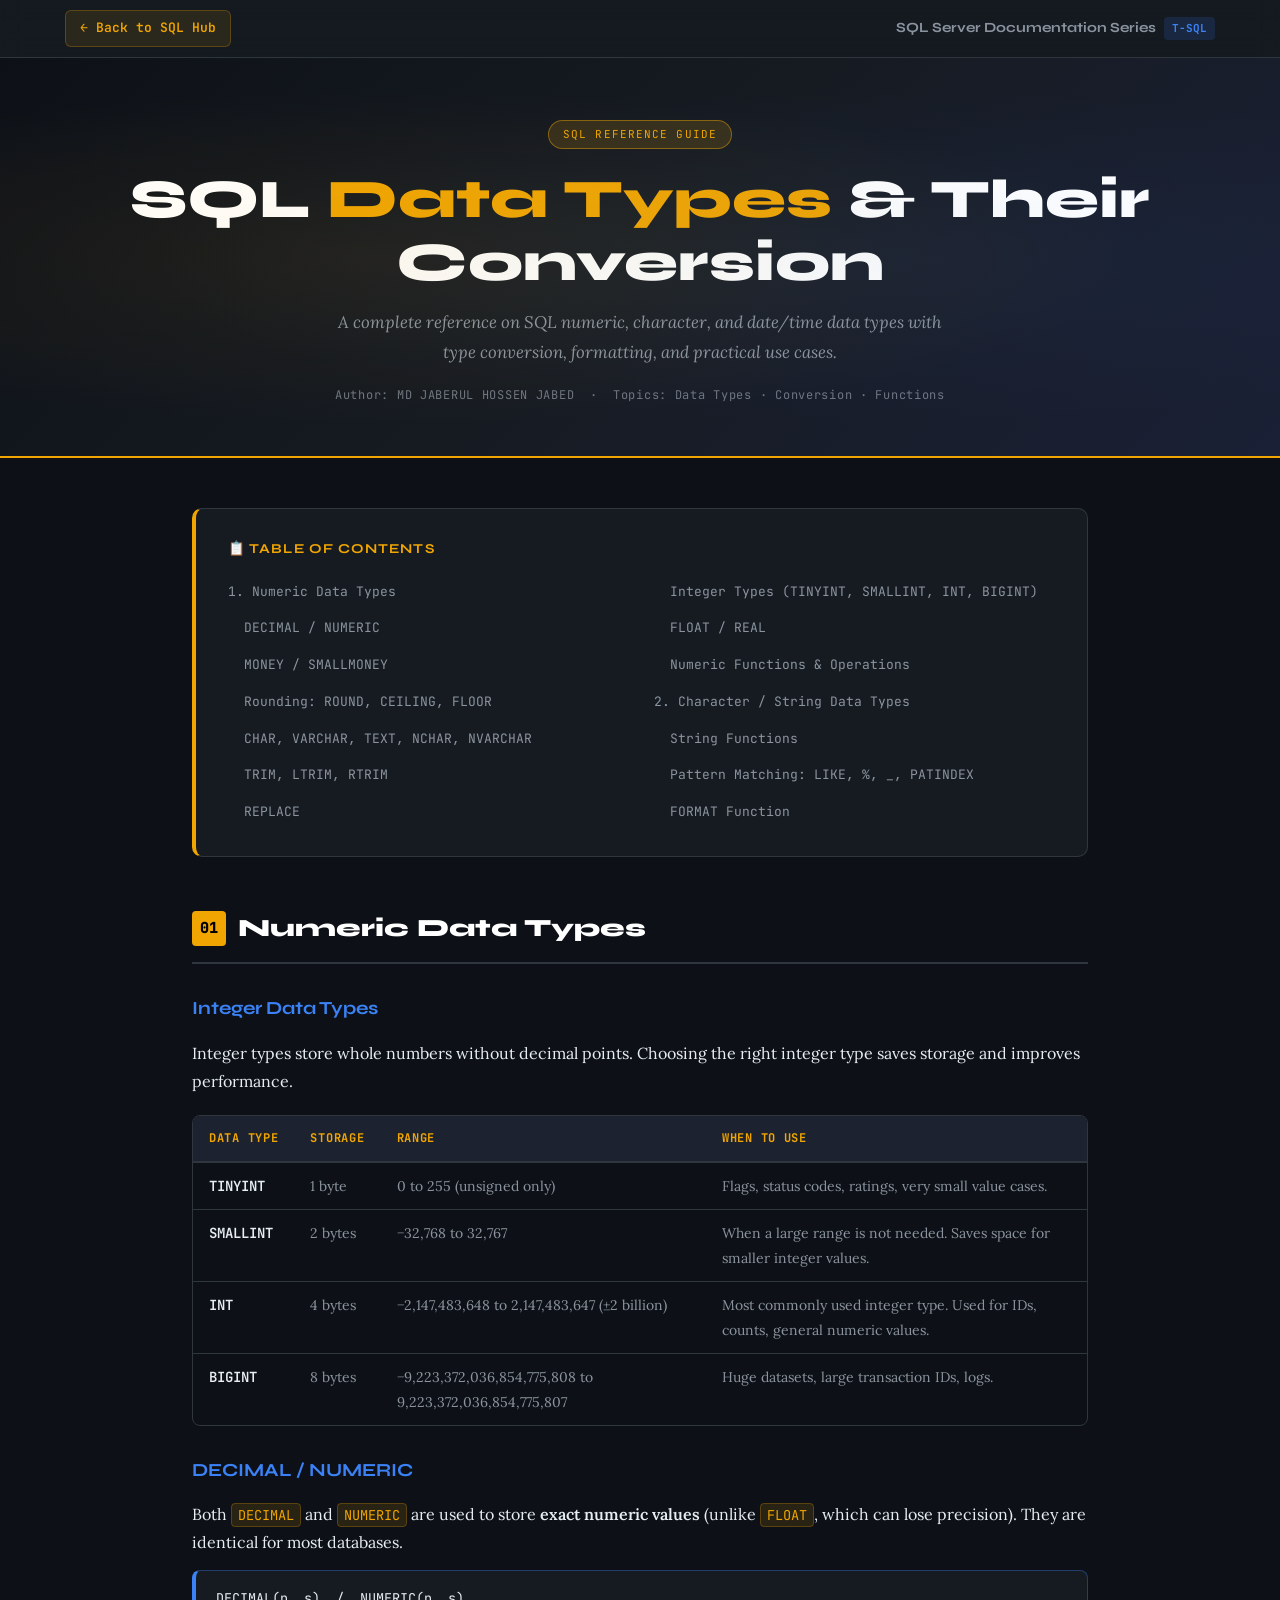
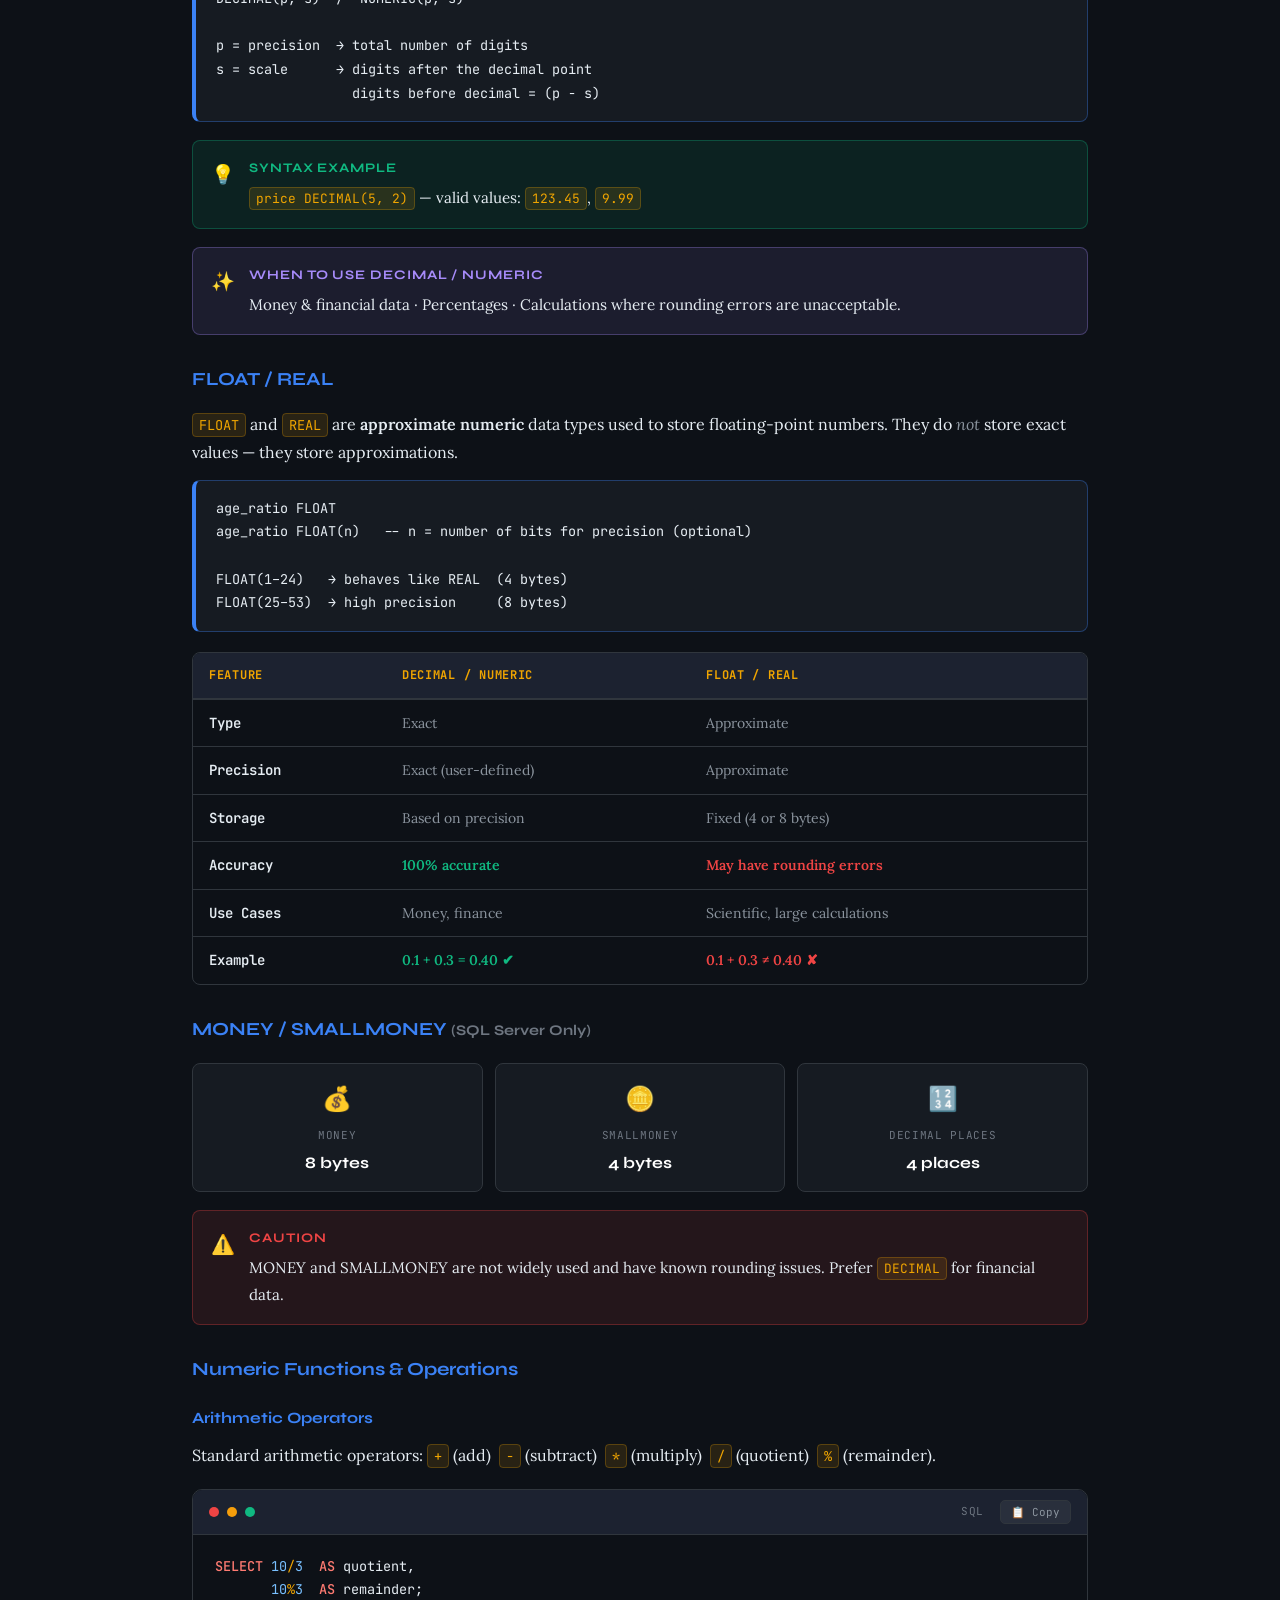
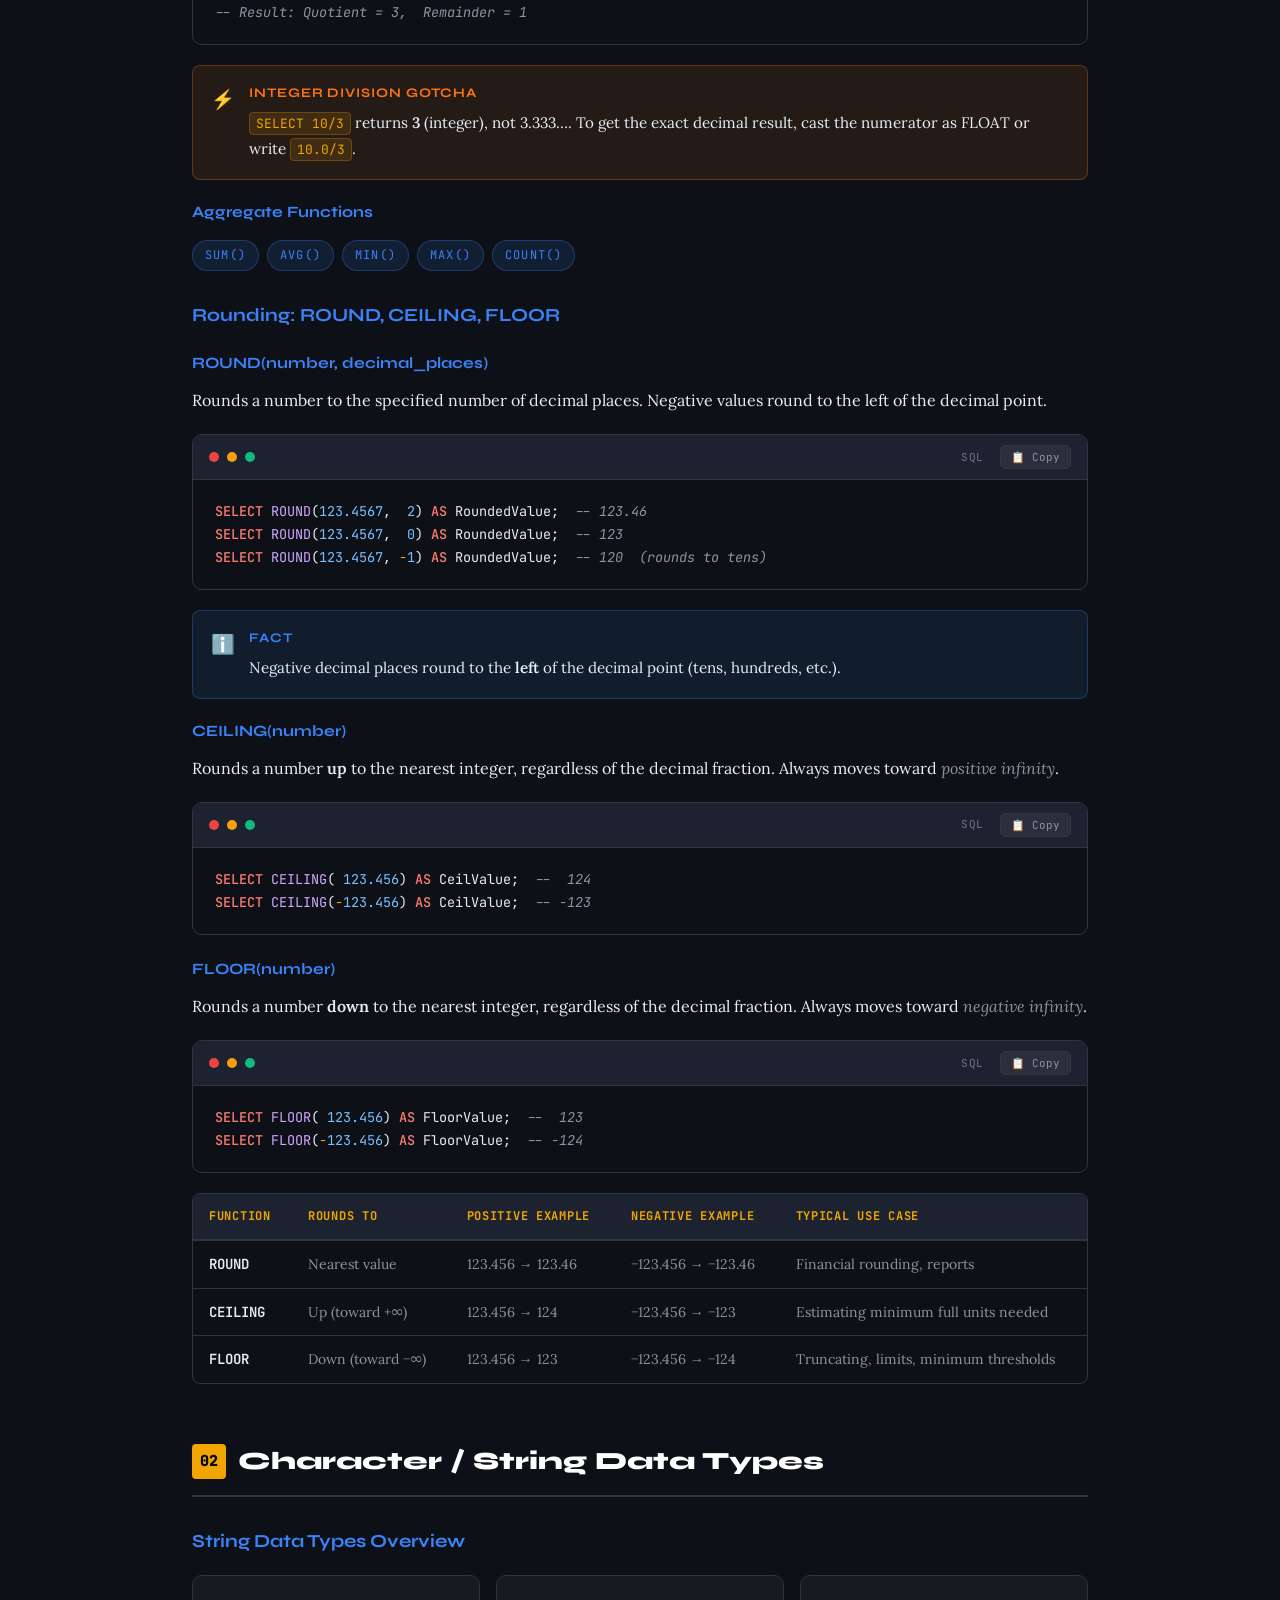
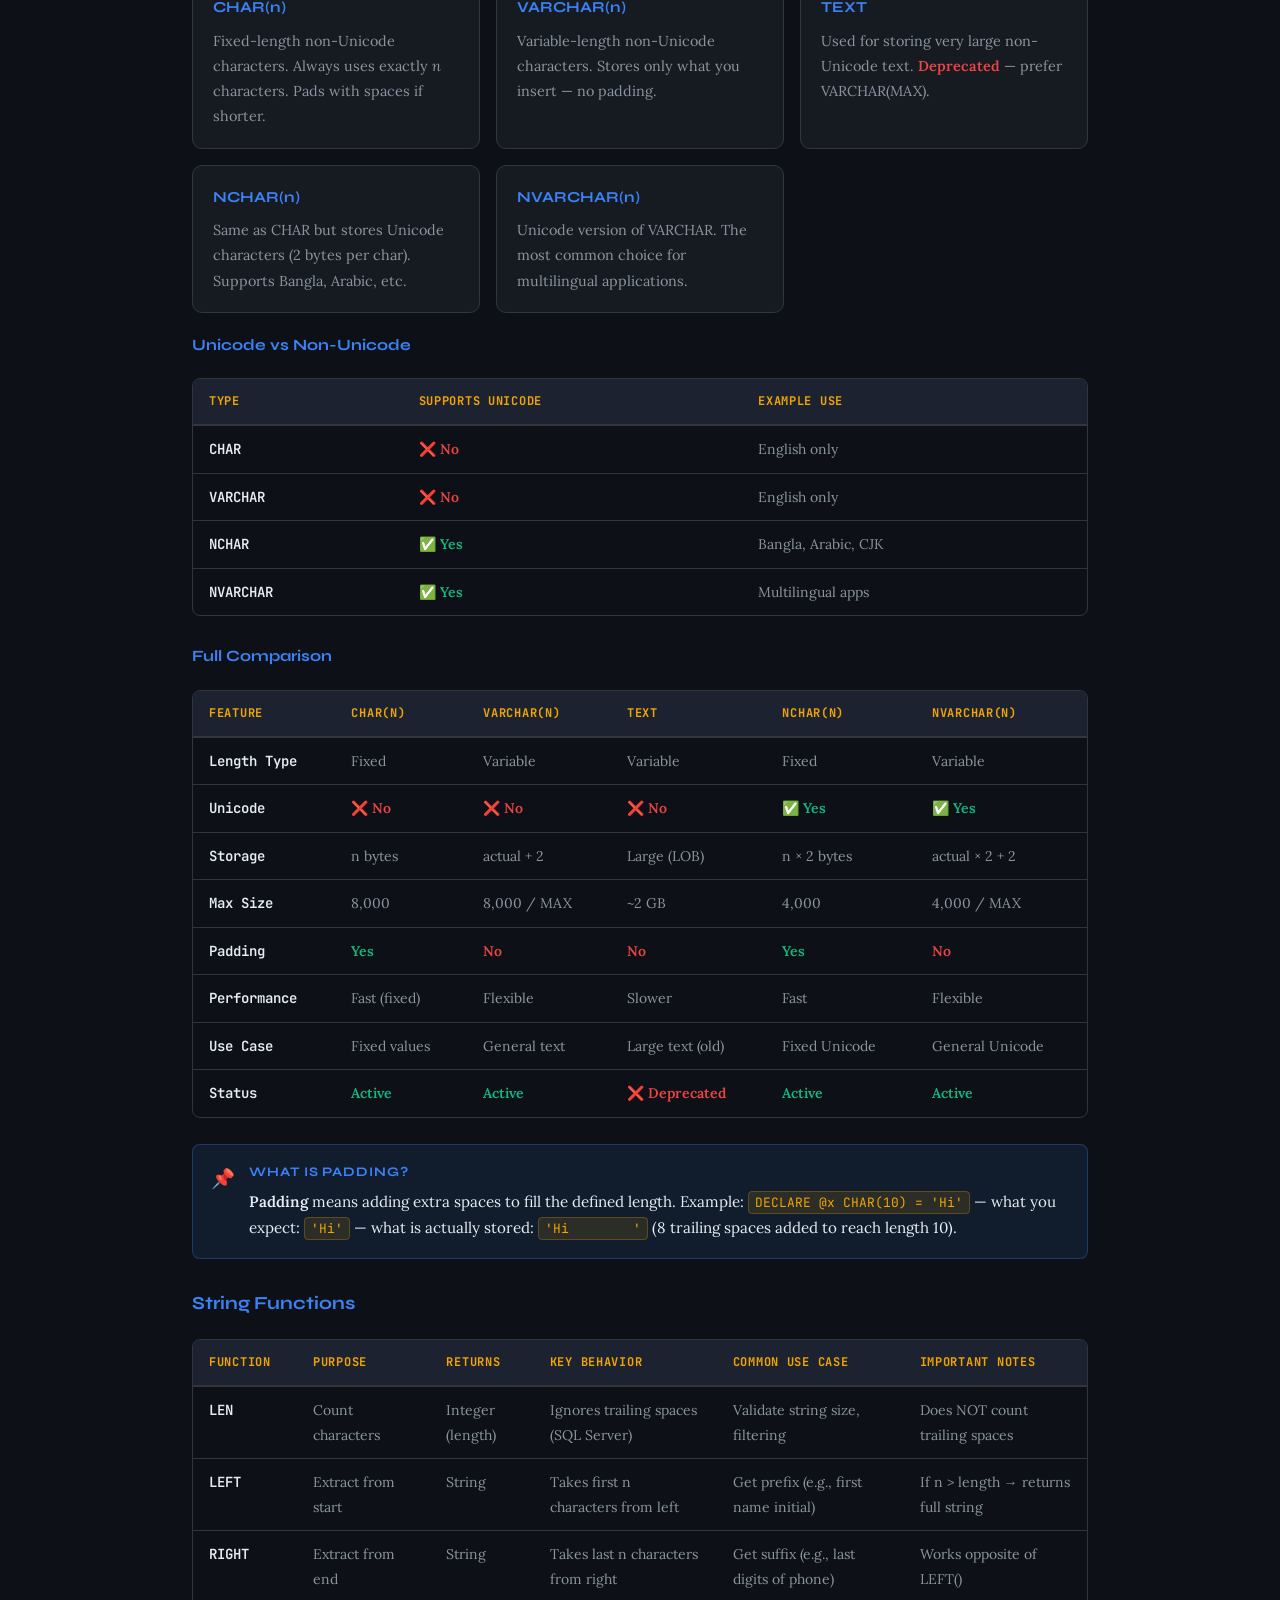
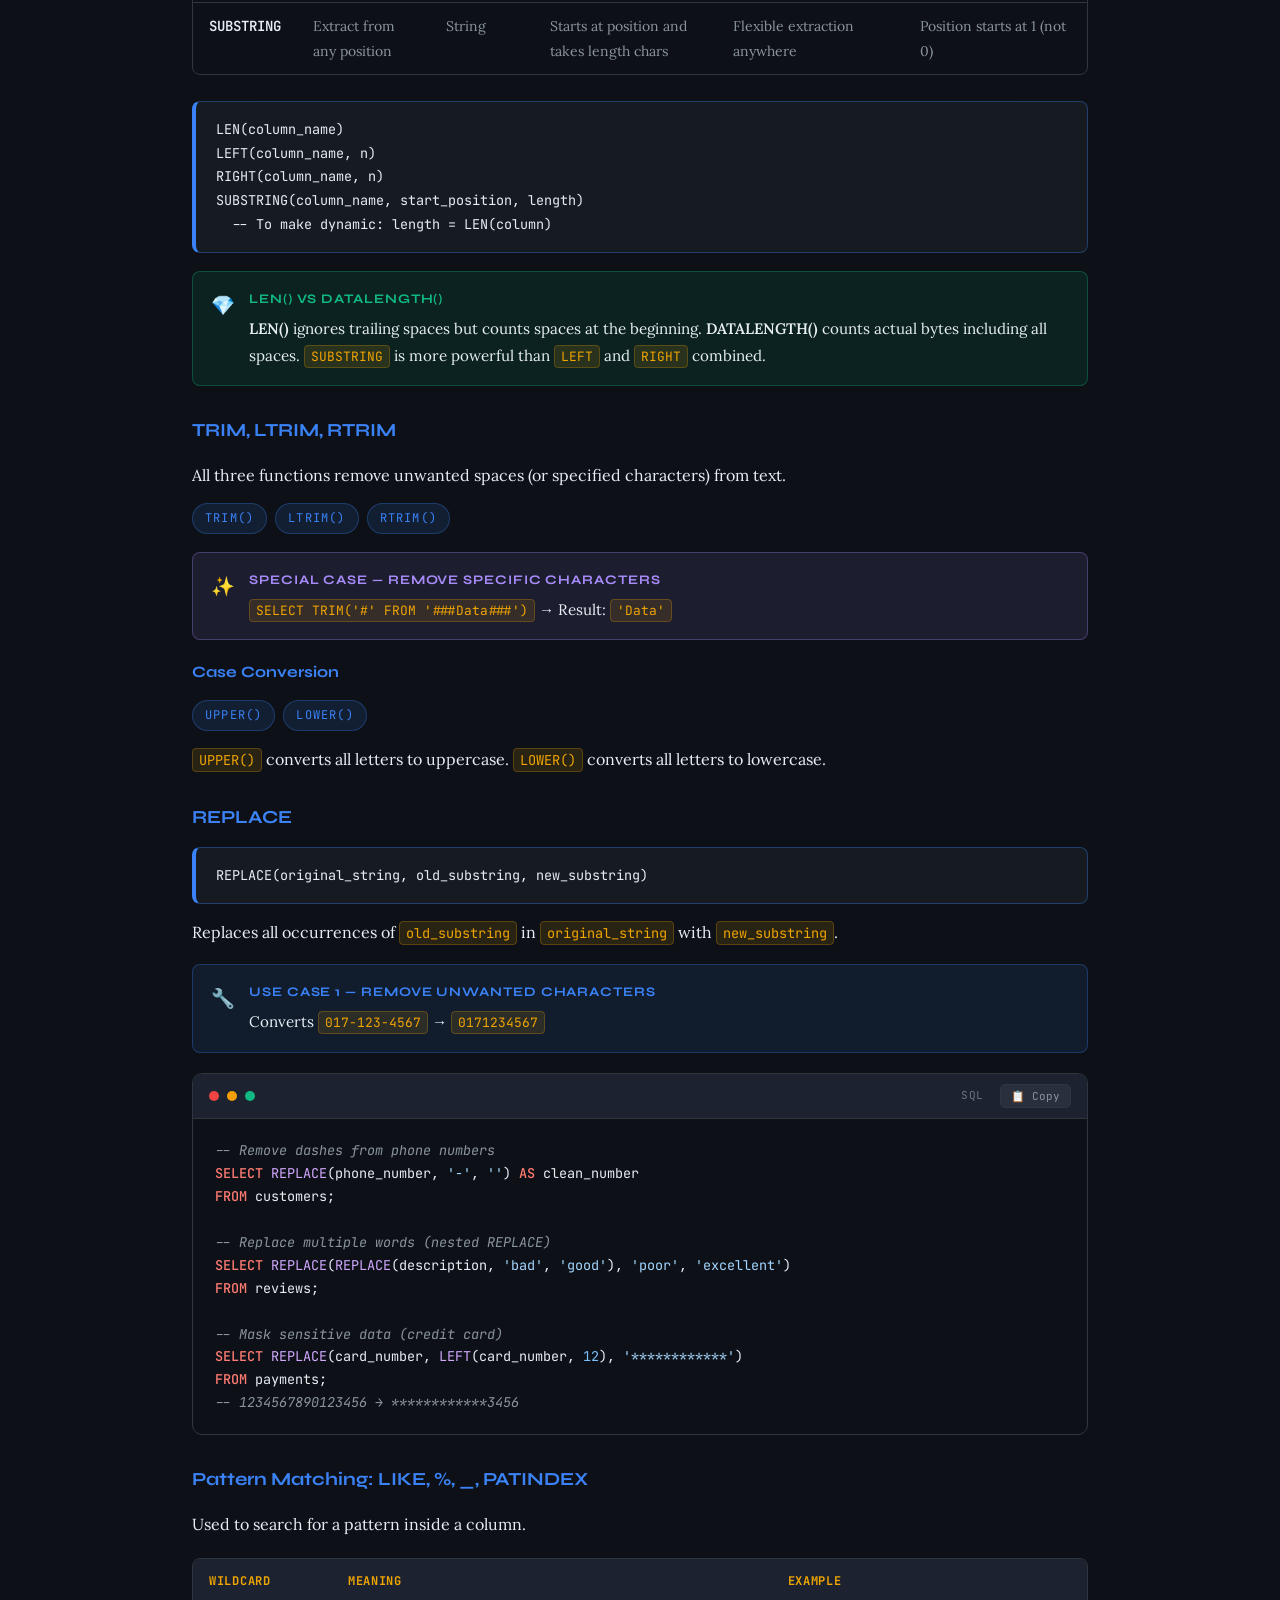
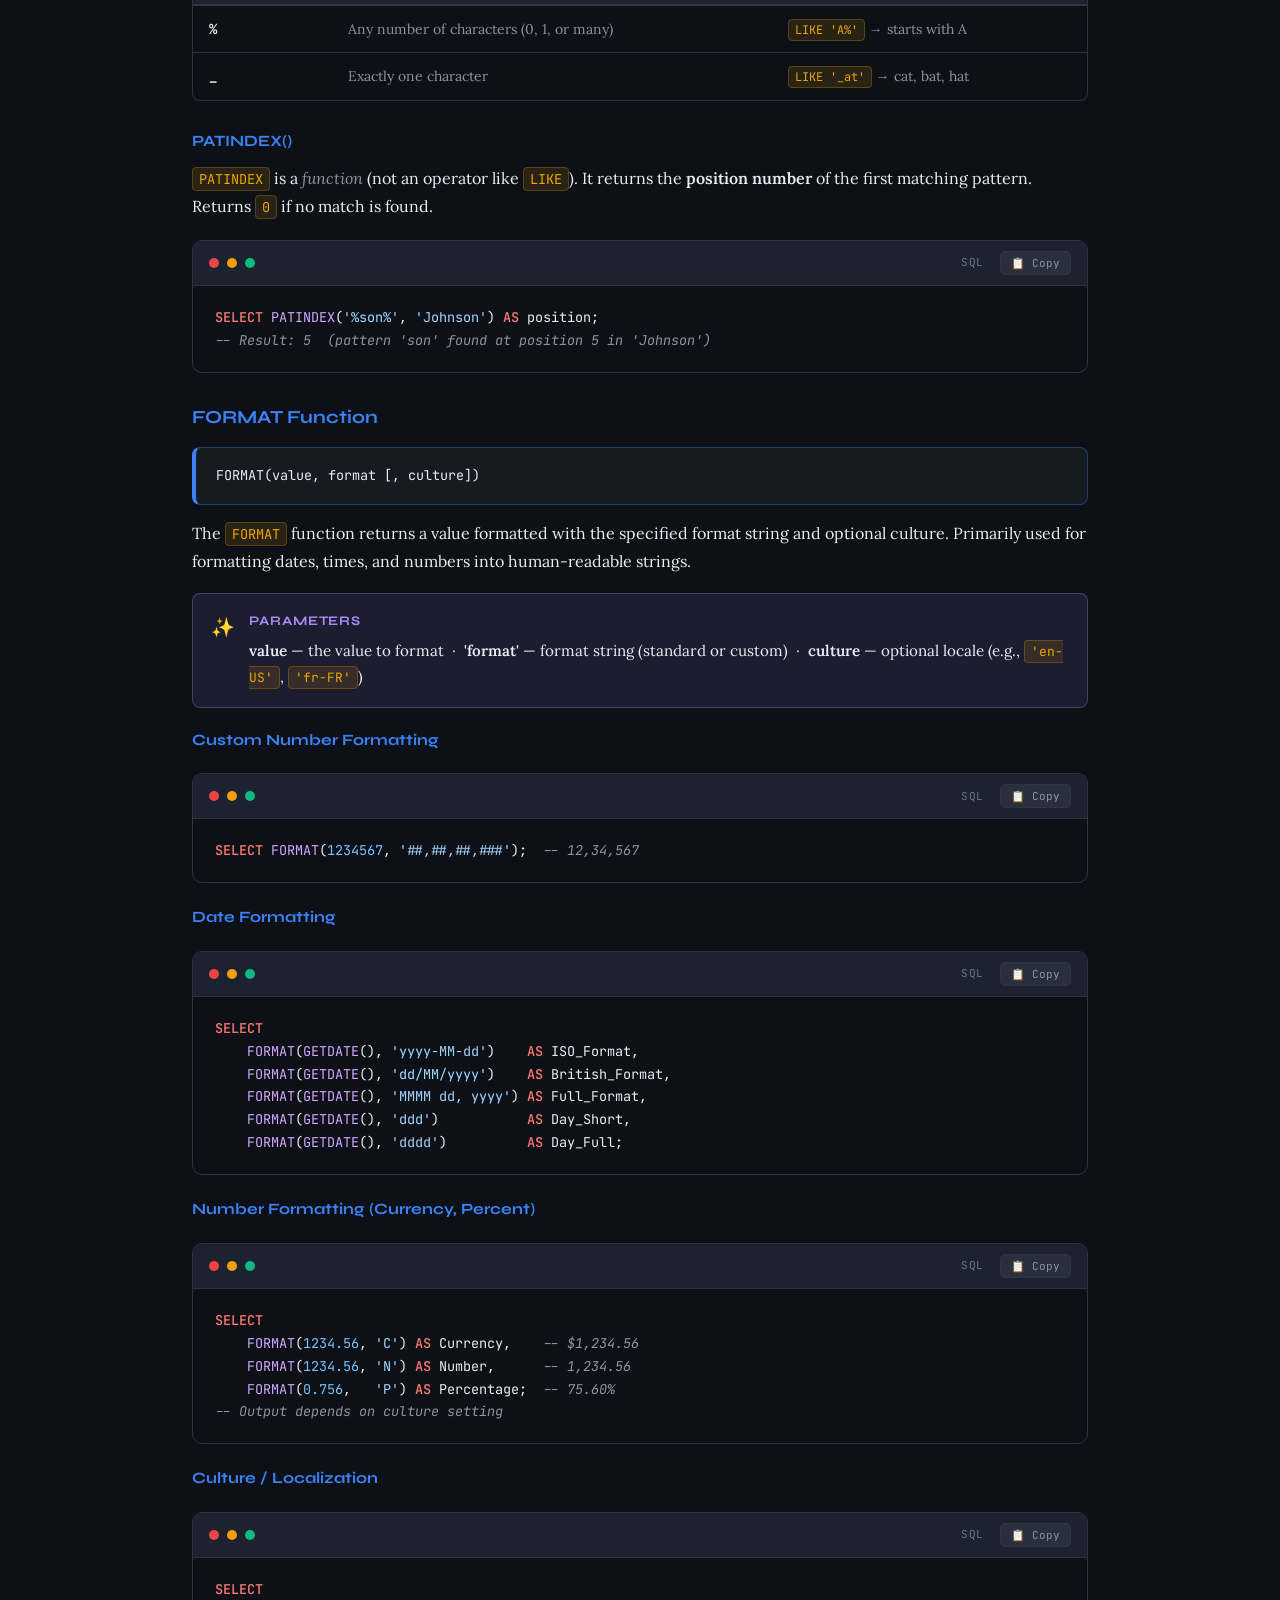
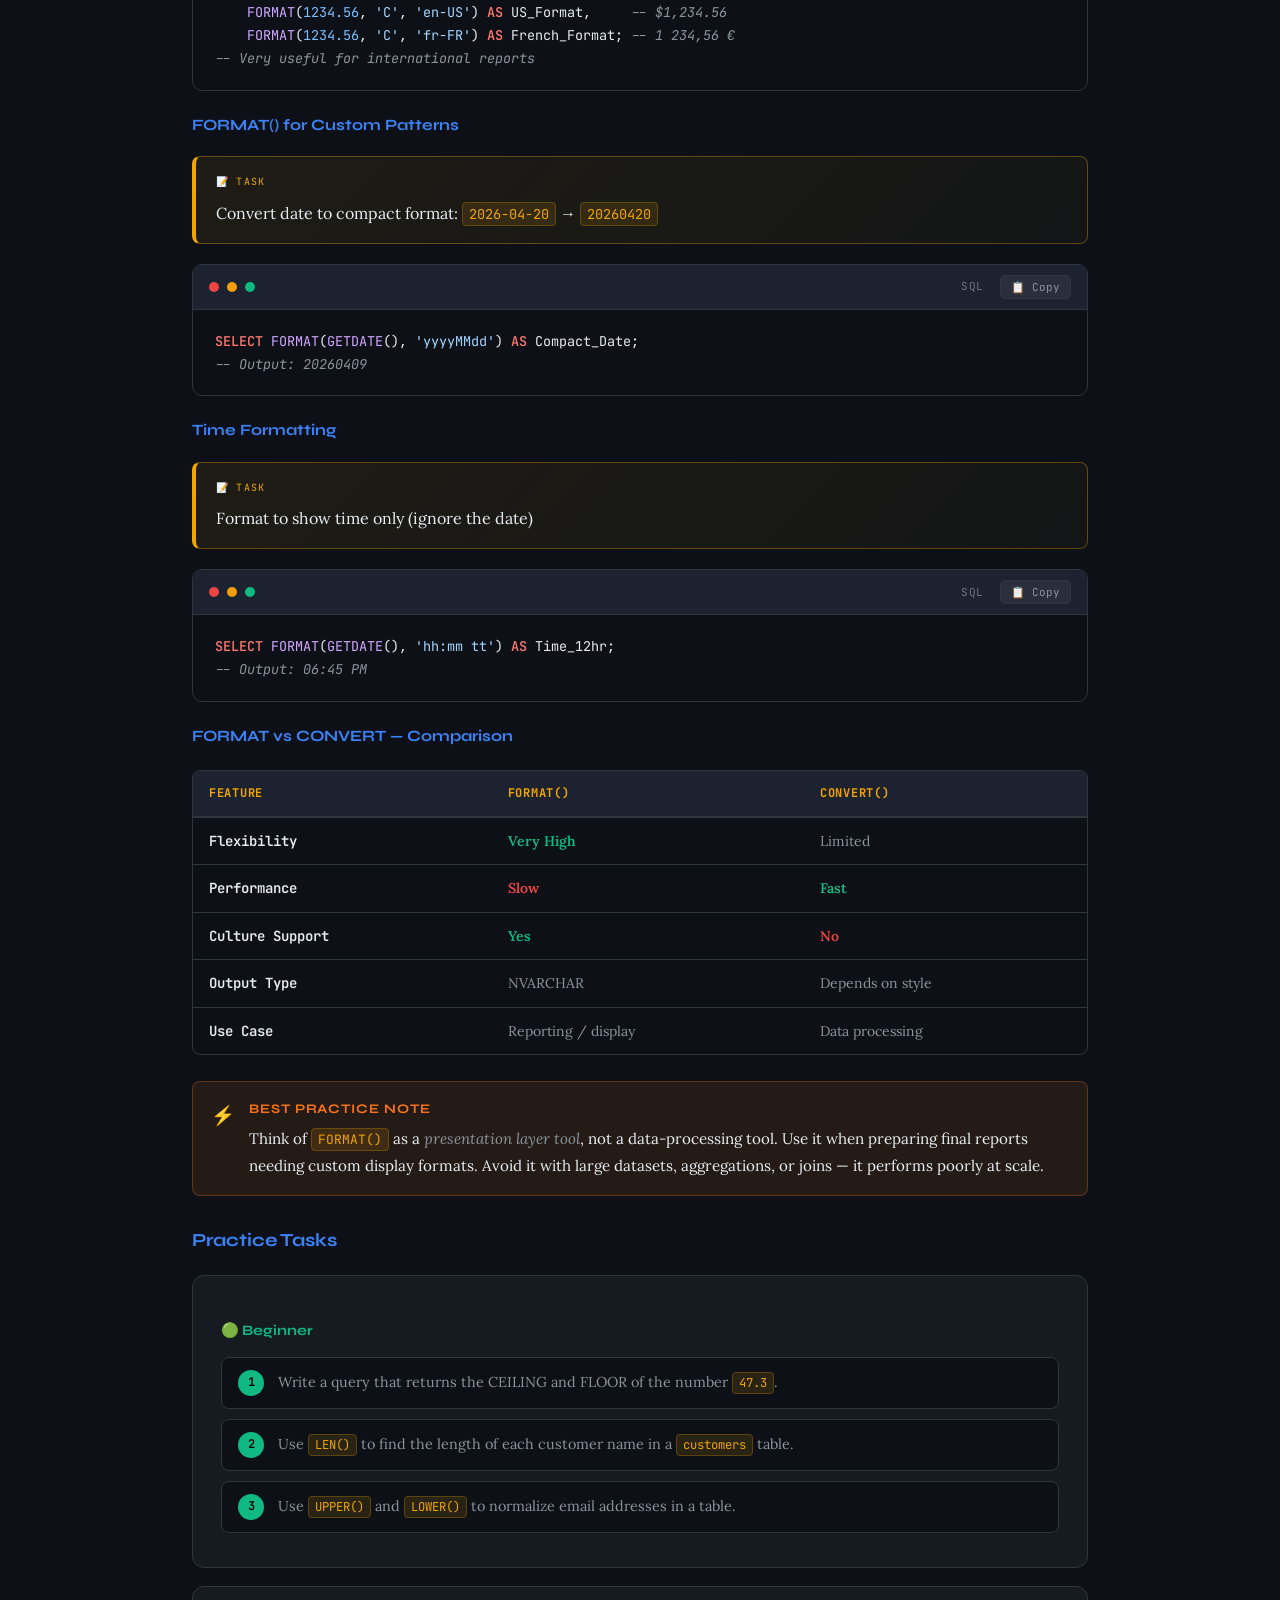
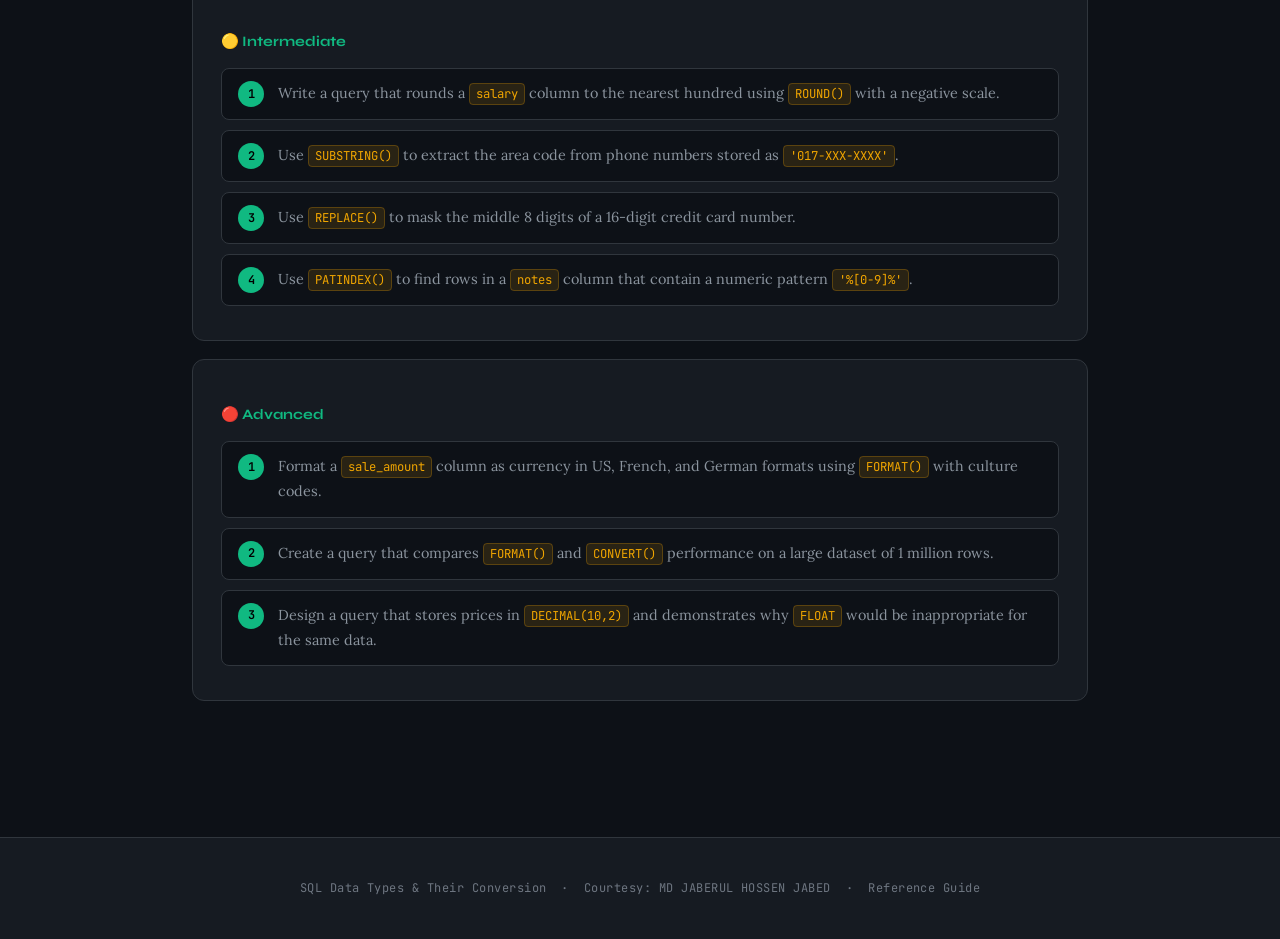
<file: SQL_Data_type_and_Conversion.html>
<!DOCTYPE html>
<html lang="en">
<head>
  <meta charset="UTF-8" />
  <meta name="viewport" content="width=device-width, initial-scale=1.0" />
  <title>SQL Data Types &amp; Their Conversion</title>
  <link rel="preconnect" href="https://fonts.googleapis.com" />
  <link rel="preconnect" href="https://fonts.gstatic.com" crossorigin />
  <link href="https://fonts.googleapis.com/css2?family=Syne:wght@400;600;700;800&family=JetBrains+Mono:wght@400;500;600&family=Lora:ital,wght@0,400;0,500;1,400;1,500&display=swap" rel="stylesheet" />
<link href="style.css" rel="stylesheet" /></head>

<body>

<!-- ═══════════════════════════ TOP NAV ════════════════════════════ -->
<nav class="top-nav">
  <div class="nav-container">
    <a href="index.html" class="nav-link">← Back to SQL Hub</a>
    <div class="nav-title">SQL Server Documentation Series <span class="nav-badge">T-SQL</span></div>
  </div>
</nav>


<!-- ═══════════════ HEADER ═══════════════ -->
<header>
  <div class="header-badge">SQL Reference Guide</div>
  <h1>SQL <span class="hl">Data Types</span> &amp; Their Conversion</h1>
  <p class="sub">A complete reference on SQL numeric, character, and date/time data types with type conversion, formatting, and practical use cases.</p>
  <div class="meta">Author: MD JABERUL HOSSEN JABED &nbsp;·&nbsp; Topics: Data Types · Conversion · Functions</div>
</header>

<!-- ═══════════════ MAIN CONTENT ═══════════════ -->
<div class="wrapper">

  <!-- ── TABLE OF CONTENTS ── -->
  
  <nav class="toc" aria-label="Table of Contents">
    <div class="toc-heading">📋 Table of Contents</div>
    <div class="toc-grid">
      
    <a href="#numeric">1. Numeric Data Types</a>
    <a href="#integer"> &nbsp; Integer Types (TINYINT, SMALLINT, INT, BIGINT)</a>
    <a href="#decimal"> &nbsp; DECIMAL / NUMERIC</a>
    <a href="#float"> &nbsp; FLOAT / REAL</a>
    <a href="#money"> &nbsp; MONEY / SMALLMONEY</a>
    <a href="#numeric-functions"> &nbsp; Numeric Functions &amp; Operations</a>
    <a href="#rounding"> &nbsp; Rounding: ROUND, CEILING, FLOOR</a>
    <a href="#string">2. Character / String Data Types</a>
    <a href="#string-types"> &nbsp; CHAR, VARCHAR, TEXT, NCHAR, NVARCHAR</a>
    <a href="#string-functions"> &nbsp; String Functions</a>
    <a href="#trim"> &nbsp; TRIM, LTRIM, RTRIM</a>
    <a href="#pattern"> &nbsp; Pattern Matching: LIKE, %, _, PATINDEX</a>
    <a href="#replace"> &nbsp; REPLACE</a>
    <a href="#format"> &nbsp; FORMAT Function</a>
    </div>
  </nav>

  <!-- ═══════════════════════════════════════════ -->
  <!-- SECTION 1 — NUMERIC DATA TYPES             -->
  <!-- ═══════════════════════════════════════════ -->
  <section id="numeric">
    <h2 class="sec-title"><span class="num">01</span> Numeric Data Types</h2>

    <!-- Integer Types -->
    <h3 class="sub-title" id="integer">Integer Data Types</h3>
    <p>Integer types store whole numbers without decimal points. Choosing the right integer type saves storage and improves performance.</p>

    <div class="table-wrap">
      <table>
        <thead>
          <tr>
            <th>Data Type</th>
            <th>Storage</th>
            <th>Range</th>
            <th>When to Use</th>
          </tr>
        </thead>
        <tbody>
          <tr>
            <td>TINYINT</td>
            <td>1 byte</td>
            <td>0 to 255 (unsigned only)</td>
            <td>Flags, status codes, ratings, very small value cases.</td>
          </tr>
          <tr>
            <td>SMALLINT</td>
            <td>2 bytes</td>
            <td>−32,768 to 32,767</td>
            <td>When a large range is not needed. Saves space for smaller integer values.</td>
          </tr>
          <tr>
            <td>INT</td>
            <td>4 bytes</td>
            <td>−2,147,483,648 to 2,147,483,647 (±2 billion)</td>
            <td>Most commonly used integer type. Used for IDs, counts, general numeric values.</td>
          </tr>
          <tr>
            <td>BIGINT</td>
            <td>8 bytes</td>
            <td>−9,223,372,036,854,775,808 to 9,223,372,036,854,775,807</td>
            <td>Huge datasets, large transaction IDs, logs.</td>
          </tr>
        </tbody>
      </table>
    </div>

    <!-- DECIMAL / NUMERIC -->
    <h3 class="sub-title" id="decimal">DECIMAL / NUMERIC</h3>
    <p>Both <code>DECIMAL</code> and <code>NUMERIC</code> are used to store <strong>exact numeric values</strong> (unlike <code>FLOAT</code>, which can lose precision). They are identical for most databases.</p>

    <div class="syntax-block">DECIMAL(p, s)  /  NUMERIC(p, s)

p = precision  → total number of digits
s = scale      → digits after the decimal point
                 digits before decimal = (p − s)</div>

    <div class="callout gem">
      <span class="icon">💡</span>
      <div class="cbody">
        <div class="ctitle">Syntax Example</div>
        <p><code>price DECIMAL(5, 2)</code> — valid values: <code>123.45</code>, <code>9.99</code></p>
      </div>
    </div>

    <div class="callout tip">
      <span class="icon">✨</span>
      <div class="cbody">
        <div class="ctitle">When to Use DECIMAL / NUMERIC</div>
        <p>Money &amp; financial data · Percentages · Calculations where rounding errors are unacceptable.</p>
      </div>
    </div>

    <!-- FLOAT / REAL -->
    <h3 class="sub-title" id="float">FLOAT / REAL</h3>
    <p><code>FLOAT</code> and <code>REAL</code> are <strong>approximate numeric</strong> data types used to store floating-point numbers. They do <em>not</em> store exact values — they store approximations.</p>

    <div class="syntax-block">age_ratio FLOAT
age_ratio FLOAT(n)   -- n = number of bits for precision (optional)

FLOAT(1–24)   → behaves like REAL  (4 bytes)
FLOAT(25–53)  → high precision     (8 bytes)</div>

    <div class="table-wrap">
      <table>
        <thead>
          <tr>
            <th>Feature</th>
            <th>DECIMAL / NUMERIC</th>
            <th>FLOAT / REAL</th>
          </tr>
        </thead>
        <tbody>
          <tr>
            <td>Type</td>
            <td>Exact</td>
            <td>Approximate</td>
          </tr>
          <tr>
            <td>Precision</td>
            <td>Exact (user-defined)</td>
            <td>Approximate</td>
          </tr>
          <tr>
            <td>Storage</td>
            <td>Based on precision</td>
            <td>Fixed (4 or 8 bytes)</td>
          </tr>
          <tr>
            <td>Accuracy</td>
            <td class="yes">100% accurate</td>
            <td class="no">May have rounding errors</td>
          </tr>
          <tr>
            <td>Use Cases</td>
            <td>Money, finance</td>
            <td>Scientific, large calculations</td>
          </tr>
          <tr>
            <td>Example</td>
            <td class="yes">0.1 + 0.3 = 0.40 ✔</td>
            <td class="no">0.1 + 0.3 ≠ 0.40 ✘</td>
          </tr>
        </tbody>
      </table>
    </div>

    <!-- MONEY / SMALLMONEY -->
    <h3 class="sub-title" id="money">MONEY / SMALLMONEY <span style="color:var(--text-dim);font-size:.8em;">(SQL Server Only)</span></h3>

    <div class="facts-grid">
      <div class="fact-card">
        <div class="fact-icon">💰</div>
        <div class="fact-label">MONEY</div>
        <div class="fact-val">8 bytes</div>
      </div>
      <div class="fact-card">
        <div class="fact-icon">🪙</div>
        <div class="fact-label">SMALLMONEY</div>
        <div class="fact-val">4 bytes</div>
      </div>
      <div class="fact-card">
        <div class="fact-icon">🔢</div>
        <div class="fact-label">Decimal Places</div>
        <div class="fact-val">4 places</div>
      </div>
    </div>

    <div class="callout danger">
      <span class="icon">⚠️</span>
      <div class="cbody">
        <div class="ctitle">Caution</div>
        <p>MONEY and SMALLMONEY are not widely used and have known rounding issues. Prefer <code>DECIMAL</code> for financial data.</p>
      </div>
    </div>

    <!-- Arithmetic Operations -->
    <h3 class="sub-title" id="numeric-functions">Numeric Functions &amp; Operations</h3>

    <h4>Arithmetic Operators</h4>
    <p>Standard arithmetic operators: <code>+</code> (add) &nbsp;<code>-</code> (subtract) &nbsp;<code>*</code> (multiply) &nbsp;<code>/</code> (quotient) &nbsp;<code>%</code> (remainder).</p>

    <div class="code-wrap">
      <div class="code-header">
        <span class="dot dot-r"></span><span class="dot dot-y"></span><span class="dot dot-g"></span>
        <span class="lang">SQL</span> <button class="copy-btn" onclick="copyCode(this)">📋 Copy</button>
      </div>
      <pre><span class="kw">SELECT</span> <span class="nm">10</span><span class="op">/</span><span class="nm">3</span>  <span class="kw">AS</span> quotient,
       <span class="nm">10</span><span class="op">%</span><span class="nm">3</span>  <span class="kw">AS</span> remainder;
<span class="cmt">-- Result: Quotient = 3,  Remainder = 1</span>
</pre>
    </div>

    <div class="callout warn">
      <span class="icon">⚡</span>
      <div class="cbody">
        <div class="ctitle">Integer Division Gotcha</div>
        <p><code>SELECT 10/3</code> returns <strong>3</strong> (integer), not 3.333…. To get the exact decimal result, cast the numerator as FLOAT or write <code>10.0/3</code>.</p>
      </div>
    </div>

    <h4>Aggregate Functions</h4>
    <div class="badge-row">
      <span class="badge">SUM()</span>
      <span class="badge">AVG()</span>
      <span class="badge">MIN()</span>
      <span class="badge">MAX()</span>
      <span class="badge">COUNT()</span>
    </div>

    <!-- Rounding -->
    <h3 class="sub-title" id="rounding">Rounding: ROUND, CEILING, FLOOR</h3>

    <h4>ROUND(number, decimal_places)</h4>
    <p>Rounds a number to the specified number of decimal places. Negative values round to the left of the decimal point.</p>

    <div class="code-wrap">
      <div class="code-header">
        <span class="dot dot-r"></span><span class="dot dot-y"></span><span class="dot dot-g"></span>
        <span class="lang">SQL</span> <button class="copy-btn" onclick="copyCode(this)">📋 Copy</button>
      </div>
      <pre><span class="kw">SELECT</span> <span class="fn">ROUND</span>(<span class="nm">123.4567</span>,  <span class="nm">2</span>) <span class="kw">AS</span> RoundedValue;  <span class="cmt">-- 123.46</span>
<span class="kw">SELECT</span> <span class="fn">ROUND</span>(<span class="nm">123.4567</span>,  <span class="nm">0</span>) <span class="kw">AS</span> RoundedValue;  <span class="cmt">-- 123</span>
<span class="kw">SELECT</span> <span class="fn">ROUND</span>(<span class="nm">123.4567</span>, <span class="op">-</span><span class="nm">1</span>) <span class="kw">AS</span> RoundedValue;  <span class="cmt">-- 120  (rounds to tens)</span></pre>
    </div>

    <div class="callout info">
      <span class="icon">ℹ️</span>
      <div class="cbody">
        <div class="ctitle">Fact</div>
        <p>Negative decimal places round to the <strong>left</strong> of the decimal point (tens, hundreds, etc.).</p>
      </div>
    </div>

    <h4>CEILING(number)</h4>
    <p>Rounds a number <strong>up</strong> to the nearest integer, regardless of the decimal fraction. Always moves toward <em>positive infinity</em>.</p>

    <div class="code-wrap">
      <div class="code-header">
        <span class="dot dot-r"></span><span class="dot dot-y"></span><span class="dot dot-g"></span>
        <span class="lang">SQL</span> <button class="copy-btn" onclick="copyCode(this)">📋 Copy</button>
      </div>
      <pre><span class="kw">SELECT</span> <span class="fn">CEILING</span>( <span class="nm">123.456</span>) <span class="kw">AS</span> CeilValue;  <span class="cmt">--  124</span>
<span class="kw">SELECT</span> <span class="fn">CEILING</span>(<span class="op">-</span><span class="nm">123.456</span>) <span class="kw">AS</span> CeilValue;  <span class="cmt">-- -123</span></pre>
    </div>

    <h4>FLOOR(number)</h4>
    <p>Rounds a number <strong>down</strong> to the nearest integer, regardless of the decimal fraction. Always moves toward <em>negative infinity</em>.</p>

    <div class="code-wrap">
      <div class="code-header">
        <span class="dot dot-r"></span><span class="dot dot-y"></span><span class="dot dot-g"></span>
        <span class="lang">SQL</span> <button class="copy-btn" onclick="copyCode(this)">📋 Copy</button>
      </div>
      <pre><span class="kw">SELECT</span> <span class="fn">FLOOR</span>( <span class="nm">123.456</span>) <span class="kw">AS</span> FloorValue;  <span class="cmt">--  123</span>
<span class="kw">SELECT</span> <span class="fn">FLOOR</span>(<span class="op">-</span><span class="nm">123.456</span>) <span class="kw">AS</span> FloorValue;  <span class="cmt">-- -124</span></pre>
    </div>

    <div class="table-wrap">
      <table>
        <thead>
          <tr>
            <th>Function</th>
            <th>Rounds To</th>
            <th>Positive Example</th>
            <th>Negative Example</th>
            <th>Typical Use Case</th>
          </tr>
        </thead>
        <tbody>
          <tr>
            <td>ROUND</td>
            <td>Nearest value</td>
            <td>123.456 → 123.46</td>
            <td>−123.456 → −123.46</td>
            <td>Financial rounding, reports</td>
          </tr>
          <tr>
            <td>CEILING</td>
            <td>Up (toward +∞)</td>
            <td>123.456 → 124</td>
            <td>−123.456 → −123</td>
            <td>Estimating minimum full units needed</td>
          </tr>
          <tr>
            <td>FLOOR</td>
            <td>Down (toward −∞)</td>
            <td>123.456 → 123</td>
            <td>−123.456 → −124</td>
            <td>Truncating, limits, minimum thresholds</td>
          </tr>
        </tbody>
      </table>
    </div>
  </section>

  <!-- ═══════════════════════════════════════════ -->
  <!-- SECTION 2 — STRING DATA TYPES              -->
  <!-- ═══════════════════════════════════════════ -->
  <section id="string">
    <h2 class="sec-title"><span class="num">02</span> Character / String Data Types</h2>

    <h3 class="sub-title" id="string-types">String Data Types Overview</h3>

    <div class="type-grid">
      <div class="type-card">
        <div class="tc-title">CHAR(n)</div>
        <p>Fixed-length non-Unicode characters. Always uses exactly <em>n</em> characters. Pads with spaces if shorter.</p>
      </div>
      <div class="type-card">
        <div class="tc-title">VARCHAR(n)</div>
        <p>Variable-length non-Unicode characters. Stores only what you insert — no padding.</p>
      </div>
      <div class="type-card">
        <div class="tc-title">TEXT</div>
        <p>Used for storing very large non-Unicode text. <strong style="color:var(--accent4)">Deprecated</strong> — prefer VARCHAR(MAX).</p>
      </div>
      <div class="type-card">
        <div class="tc-title">NCHAR(n)</div>
        <p>Same as CHAR but stores Unicode characters (2 bytes per char). Supports Bangla, Arabic, etc.</p>
      </div>
      <div class="type-card">
        <div class="tc-title">NVARCHAR(n)</div>
        <p>Unicode version of VARCHAR. The most common choice for multilingual applications.</p>
      </div>
    </div>

    <h4>Unicode vs Non-Unicode</h4>
    <div class="table-wrap">
      <table>
        <thead>
          <tr>
            <th>Type</th>
            <th>Supports Unicode</th>
            <th>Example Use</th>
          </tr>
        </thead>
        <tbody>
          <tr>
            <td>CHAR</td>
            <td class="no">❌ No</td>
            <td>English only</td>
          </tr>
          <tr>
            <td>VARCHAR</td>
            <td class="no">❌ No</td>
            <td>English only</td>
          </tr>
          <tr>
            <td>NCHAR</td>
            <td class="yes">✅ Yes</td>
            <td>Bangla, Arabic, CJK</td>
          </tr>
          <tr>
            <td>NVARCHAR</td>
            <td class="yes">✅ Yes</td>
            <td>Multilingual apps</td>
          </tr>
        </tbody>
      </table>
    </div>

    <h4>Full Comparison</h4>
    <div class="table-wrap">
      <table>
        <thead>
          <tr>
            <th>Feature</th>
            <th>CHAR(n)</th>
            <th>VARCHAR(n)</th>
            <th>TEXT</th>
            <th>NCHAR(n)</th>
            <th>NVARCHAR(n)</th>
          </tr>
        </thead>
        <tbody>
          <tr>
            <td>Length Type</td>
            <td>Fixed</td>
            <td>Variable</td>
            <td>Variable</td>
            <td>Fixed</td>
            <td>Variable</td>
          </tr>
          <tr>
            <td>Unicode</td>
            <td class="no">❌ No</td>
            <td class="no">❌ No</td>
            <td class="no">❌ No</td>
            <td class="yes">✅ Yes</td>
            <td class="yes">✅ Yes</td>
          </tr>
          <tr>
            <td>Storage</td>
            <td>n bytes</td>
            <td>actual + 2</td>
            <td>Large (LOB)</td>
            <td>n × 2 bytes</td>
            <td>actual × 2 + 2</td>
          </tr>
          <tr>
            <td>Max Size</td>
            <td>8,000</td>
            <td>8,000 / MAX</td>
            <td>~2 GB</td>
            <td>4,000</td>
            <td>4,000 / MAX</td>
          </tr>
          <tr>
            <td>Padding</td>
            <td class="yes">Yes</td>
            <td class="no">No</td>
            <td class="no">No</td>
            <td class="yes">Yes</td>
            <td class="no">No</td>
          </tr>
          <tr>
            <td>Performance</td>
            <td>Fast (fixed)</td>
            <td>Flexible</td>
            <td>Slower</td>
            <td>Fast</td>
            <td>Flexible</td>
          </tr>
          <tr>
            <td>Use Case</td>
            <td>Fixed values</td>
            <td>General text</td>
            <td>Large text (old)</td>
            <td>Fixed Unicode</td>
            <td>General Unicode</td>
          </tr>
          <tr>
            <td>Status</td>
            <td class="yes">Active</td>
            <td class="yes">Active</td>
            <td class="no">❌ Deprecated</td>
            <td class="yes">Active</td>
            <td class="yes">Active</td>
          </tr>
        </tbody>
      </table>
    </div>

    <div class="callout info">
      <span class="icon">📌</span>
      <div class="cbody">
        <div class="ctitle">What is Padding?</div>
        <p><strong>Padding</strong> means adding extra spaces to fill the defined length. Example: <code>DECLARE @x CHAR(10) = 'Hi'</code> — what you expect: <code>'Hi'</code> — what is actually stored: <code>'Hi&nbsp;&nbsp;&nbsp;&nbsp;&nbsp;&nbsp;&nbsp;&nbsp;'</code> (8 trailing spaces added to reach length 10).</p>
      </div>
    </div>

    <!-- String Functions -->
    <h3 class="sub-title" id="string-functions">String Functions</h3>

    <div class="table-wrap">
      <table>
        <thead>
          <tr>
            <th>Function</th>
            <th>Purpose</th>
            <th>Returns</th>
            <th>Key Behavior</th>
            <th>Common Use Case</th>
            <th>Important Notes</th>
          </tr>
        </thead>
        <tbody>
          <tr>
            <td>LEN</td>
            <td>Count characters</td>
            <td>Integer (length)</td>
            <td>Ignores trailing spaces (SQL Server)</td>
            <td>Validate string size, filtering</td>
            <td>Does NOT count trailing spaces</td>
          </tr>
          <tr>
            <td>LEFT</td>
            <td>Extract from start</td>
            <td>String</td>
            <td>Takes first n characters from left</td>
            <td>Get prefix (e.g., first name initial)</td>
            <td>If n &gt; length → returns full string</td>
          </tr>
          <tr>
            <td>RIGHT</td>
            <td>Extract from end</td>
            <td>String</td>
            <td>Takes last n characters from right</td>
            <td>Get suffix (e.g., last digits of phone)</td>
            <td>Works opposite of LEFT()</td>
          </tr>
          <tr>
            <td>SUBSTRING</td>
            <td>Extract from any position</td>
            <td>String</td>
            <td>Starts at position and takes length chars</td>
            <td>Flexible extraction anywhere</td>
            <td>Position starts at 1 (not 0)</td>
          </tr>
        </tbody>
      </table>
    </div>

    <div class="syntax-block">LEN(column_name)
LEFT(column_name, n)
RIGHT(column_name, n)
SUBSTRING(column_name, start_position, length)
  -- To make dynamic: length = LEN(column)</div>

    <div class="callout gem">
      <span class="icon">💎</span>
      <div class="cbody">
        <div class="ctitle">LEN() vs DATALENGTH()</div>
        <p><strong>LEN()</strong> ignores trailing spaces but counts spaces at the beginning. <strong>DATALENGTH()</strong> counts actual bytes including all spaces. <code>SUBSTRING</code> is more powerful than <code>LEFT</code> and <code>RIGHT</code> combined.</p>
      </div>
    </div>

    <!-- TRIM -->
    <h3 class="sub-title" id="trim">TRIM, LTRIM, RTRIM</h3>
    <p>All three functions remove unwanted spaces (or specified characters) from text.</p>

    <div class="badge-row">
      <span class="badge">TRIM()</span>
      <span class="badge">LTRIM()</span>
      <span class="badge">RTRIM()</span>
    </div>

    <div class="callout tip">
      <span class="icon">✨</span>
      <div class="cbody">
        <div class="ctitle">Special Case — Remove Specific Characters</div>
        <p><code>SELECT TRIM('#' FROM '###Data###')</code> → Result: <code>'Data'</code></p>
      </div>
    </div>

    <h4>Case Conversion</h4>
    <div class="badge-row">
      <span class="badge">UPPER()</span>
      <span class="badge">LOWER()</span>
    </div>
    <p><code>UPPER()</code> converts all letters to uppercase. <code>LOWER()</code> converts all letters to lowercase.</p>

    <!-- REPLACE -->
    <h3 class="sub-title" id="replace">REPLACE</h3>

    <div class="syntax-block">REPLACE(original_string, old_substring, new_substring)</div>

    <p>Replaces all occurrences of <code>old_substring</code> in <code>original_string</code> with <code>new_substring</code>.</p>

    <div class="callout info">
      <span class="icon">🔧</span>
      <div class="cbody">
        <div class="ctitle">Use Case 1 — Remove Unwanted Characters</div>
        <p>Converts <code>017-123-4567</code> → <code>0171234567</code></p>
      </div>
    </div>

    <div class="code-wrap">
      <div class="code-header">
        <span class="dot dot-r"></span><span class="dot dot-y"></span><span class="dot dot-g"></span>
        <span class="lang">SQL</span> <button class="copy-btn" onclick="copyCode(this)">📋 Copy</button>
      </div>
      <pre><span class="cmt">-- Remove dashes from phone numbers</span>
<span class="kw">SELECT</span> <span class="fn">REPLACE</span>(phone_number, <span class="str">'-'</span>, <span class="str">''</span>) <span class="kw">AS</span> clean_number
<span class="kw">FROM</span> customers;

<span class="cmt">-- Replace multiple words (nested REPLACE)</span>
<span class="kw">SELECT</span> <span class="fn">REPLACE</span>(<span class="fn">REPLACE</span>(description, <span class="str">'bad'</span>, <span class="str">'good'</span>), <span class="str">'poor'</span>, <span class="str">'excellent'</span>)
<span class="kw">FROM</span> reviews;

<span class="cmt">-- Mask sensitive data (credit card)</span>
<span class="kw">SELECT</span> <span class="fn">REPLACE</span>(card_number, <span class="fn">LEFT</span>(card_number, <span class="nm">12</span>), <span class="str">'************'</span>)
<span class="kw">FROM</span> payments;
<span class="cmt">-- 1234567890123456 → ************3456</span></pre>
    </div>

    <!-- Pattern Matching -->
    <h3 class="sub-title" id="pattern">Pattern Matching: LIKE, %, _, PATINDEX</h3>
    <p>Used to search for a pattern inside a column.</p>

    <div class="table-wrap">
      <table>
        <thead>
          <tr>
            <th>Wildcard</th>
            <th>Meaning</th>
            <th>Example</th>
          </tr>
        </thead>
        <tbody>
          <tr>
            <td>%</td>
            <td>Any number of characters (0, 1, or many)</td>
            <td><code>LIKE 'A%'</code> → starts with A</td>
          </tr>
          <tr>
            <td>_</td>
            <td>Exactly one character</td>
            <td><code>LIKE '_at'</code> → cat, bat, hat</td>
          </tr>
        </tbody>
      </table>
    </div>

    <h4>PATINDEX()</h4>
    <p><code>PATINDEX</code> is a <em>function</em> (not an operator like <code>LIKE</code>). It returns the <strong>position number</strong> of the first matching pattern. Returns <code>0</code> if no match is found.</p>

    <div class="code-wrap">
      <div class="code-header">
        <span class="dot dot-r"></span><span class="dot dot-y"></span><span class="dot dot-g"></span>
        <span class="lang">SQL</span> <button class="copy-btn" onclick="copyCode(this)">📋 Copy</button>
      </div>
      <pre><span class="kw">SELECT</span> <span class="fn">PATINDEX</span>(<span class="str">'%son%'</span>, <span class="str">'Johnson'</span>) <span class="kw">AS</span> position;
<span class="cmt">-- Result: 5  (pattern 'son' found at position 5 in 'Johnson')</span></pre>
    </div>

    <!-- FORMAT Function -->
    <h3 class="sub-title" id="format">FORMAT Function</h3>

    <div class="syntax-block">FORMAT(value, format [, culture])</div>

    <p>The <code>FORMAT</code> function returns a value formatted with the specified format string and optional culture. Primarily used for formatting dates, times, and numbers into human-readable strings.</p>

    <div class="callout tip">
      <span class="icon">✨</span>
      <div class="cbody">
        <div class="ctitle">Parameters</div>
        <p><strong>value</strong> — the value to format &nbsp;·&nbsp; <strong>'format'</strong> — format string (standard or custom) &nbsp;·&nbsp; <strong>culture</strong> — optional locale (e.g., <code>'en-US'</code>, <code>'fr-FR'</code>)</p>
      </div>
    </div>

    <h4>Custom Number Formatting</h4>
    <div class="code-wrap">
      <div class="code-header">
        <span class="dot dot-r"></span><span class="dot dot-y"></span><span class="dot dot-g"></span>
        <span class="lang">SQL</span> <button class="copy-btn" onclick="copyCode(this)">📋 Copy</button>
      </div>
      <pre><span class="kw">SELECT</span> <span class="fn">FORMAT</span>(<span class="nm">1234567</span>, <span class="str">'##,##,##,###'</span>);  <span class="cmt">-- 12,34,567</span></pre>
    </div>

    <h4>Date Formatting</h4>
    <div class="code-wrap">
      <div class="code-header">
        <span class="dot dot-r"></span><span class="dot dot-y"></span><span class="dot dot-g"></span>
        <span class="lang">SQL</span> <button class="copy-btn" onclick="copyCode(this)">📋 Copy</button>
      </div>
      <pre><span class="kw">SELECT</span>
    <span class="fn">FORMAT</span>(<span class="fn">GETDATE</span>(), <span class="str">'yyyy-MM-dd'</span>)    <span class="kw">AS</span> ISO_Format,
    <span class="fn">FORMAT</span>(<span class="fn">GETDATE</span>(), <span class="str">'dd/MM/yyyy'</span>)    <span class="kw">AS</span> British_Format,
    <span class="fn">FORMAT</span>(<span class="fn">GETDATE</span>(), <span class="str">'MMMM dd, yyyy'</span>) <span class="kw">AS</span> Full_Format,
    <span class="fn">FORMAT</span>(<span class="fn">GETDATE</span>(), <span class="str">'ddd'</span>)           <span class="kw">AS</span> Day_Short,
    <span class="fn">FORMAT</span>(<span class="fn">GETDATE</span>(), <span class="str">'dddd'</span>)          <span class="kw">AS</span> Day_Full;</pre>
    </div>

    <h4>Number Formatting (Currency, Percent)</h4>
    <div class="code-wrap">
      <div class="code-header">
        <span class="dot dot-r"></span><span class="dot dot-y"></span><span class="dot dot-g"></span>
        <span class="lang">SQL</span> <button class="copy-btn" onclick="copyCode(this)">📋 Copy</button>
      </div>
      <pre><span class="kw">SELECT</span>
    <span class="fn">FORMAT</span>(<span class="nm">1234.56</span>, <span class="str">'C'</span>) <span class="kw">AS</span> Currency,    <span class="cmt">-- $1,234.56</span>
    <span class="fn">FORMAT</span>(<span class="nm">1234.56</span>, <span class="str">'N'</span>) <span class="kw">AS</span> Number,      <span class="cmt">-- 1,234.56</span>
    <span class="fn">FORMAT</span>(<span class="nm">0.756</span>,   <span class="str">'P'</span>) <span class="kw">AS</span> Percentage;  <span class="cmt">-- 75.60%</span>
<span class="cmt">-- Output depends on culture setting</span></pre>
    </div>

    <h4>Culture / Localization</h4>
    <div class="code-wrap">
      <div class="code-header">
        <span class="dot dot-r"></span><span class="dot dot-y"></span><span class="dot dot-g"></span>
        <span class="lang">SQL</span> <button class="copy-btn" onclick="copyCode(this)">📋 Copy</button>
      </div>
      <pre><span class="kw">SELECT</span>
    <span class="fn">FORMAT</span>(<span class="nm">1234.56</span>, <span class="str">'C'</span>, <span class="str">'en-US'</span>) <span class="kw">AS</span> US_Format,     <span class="cmt">-- $1,234.56</span>
    <span class="fn">FORMAT</span>(<span class="nm">1234.56</span>, <span class="str">'C'</span>, <span class="str">'fr-FR'</span>) <span class="kw">AS</span> French_Format; <span class="cmt">-- 1 234,56 €</span>
<span class="cmt">-- Very useful for international reports</span></pre>
    </div>

    <h4>FORMAT() for Custom Patterns</h4>
    <div class="task-box">
      <div class="task-label">📝 Task</div>
      <p>Convert date to compact format: <code>2026-04-20</code> → <code>20260420</code></p>
    </div>
    <div class="code-wrap">
      <div class="code-header">
        <span class="dot dot-r"></span><span class="dot dot-y"></span><span class="dot dot-g"></span>
        <span class="lang">SQL</span> <button class="copy-btn" onclick="copyCode(this)">📋 Copy</button>
      </div>
      <pre><span class="kw">SELECT</span> <span class="fn">FORMAT</span>(<span class="fn">GETDATE</span>(), <span class="str">'yyyyMMdd'</span>) <span class="kw">AS</span> Compact_Date;
<span class="cmt">-- Output: 20260409</span></pre>
    </div>

    <h4>Time Formatting</h4>
    <div class="task-box">
      <div class="task-label">📝 Task</div>
      <p>Format to show time only (ignore the date)</p>
    </div>
    <div class="code-wrap">
      <div class="code-header">
        <span class="dot dot-r"></span><span class="dot dot-y"></span><span class="dot dot-g"></span>
        <span class="lang">SQL</span> <button class="copy-btn" onclick="copyCode(this)">📋 Copy</button>
      </div>
      <pre><span class="kw">SELECT</span> <span class="fn">FORMAT</span>(<span class="fn">GETDATE</span>(), <span class="str">'hh:mm tt'</span>) <span class="kw">AS</span> Time_12hr;
<span class="cmt">-- Output: 06:45 PM</span></pre>
    </div>

    <h4>FORMAT vs CONVERT — Comparison</h4>
    <div class="table-wrap">
      <table>
        <thead>
          <tr>
            <th>Feature</th>
            <th>FORMAT()</th>
            <th>CONVERT()</th>
          </tr>
        </thead>
        <tbody>
          <tr>
            <td>Flexibility</td>
            <td class="yes">Very High</td>
            <td>Limited</td>
          </tr>
          <tr>
            <td>Performance</td>
            <td class="no">Slow</td>
            <td class="yes">Fast</td>
          </tr>
          <tr>
            <td>Culture Support</td>
            <td class="yes">Yes</td>
            <td class="no">No</td>
          </tr>
          <tr>
            <td>Output Type</td>
            <td>NVARCHAR</td>
            <td>Depends on style</td>
          </tr>
          <tr>
            <td>Use Case</td>
            <td>Reporting / display</td>
            <td>Data processing</td>
          </tr>
        </tbody>
      </table>
    </div>

    <div class="callout warn">
      <span class="icon">⚡</span>
      <div class="cbody">
        <div class="ctitle">Best Practice Note</div>
        <p>Think of <code>FORMAT()</code> as a <em>presentation layer tool</em>, not a data-processing tool. Use it when preparing final reports needing custom display formats. Avoid it with large datasets, aggregations, or joins — it performs poorly at scale.</p>
      </div>
    </div>

    <!-- Practice Tasks -->
    <h3 class="sub-title">Practice Tasks</h3>
    <div class="practice-section">
      <h4 class="plevel">🟢 Beginner</h4>
      <div class="practice-item">
        <div class="pnum">1</div>
        <p>Write a query that returns the CEILING and FLOOR of the number <code>47.3</code>.</p>
      </div>
      <div class="practice-item">
        <div class="pnum">2</div>
        <p>Use <code>LEN()</code> to find the length of each customer name in a <code>customers</code> table.</p>
      </div>
      <div class="practice-item">
        <div class="pnum">3</div>
        <p>Use <code>UPPER()</code> and <code>LOWER()</code> to normalize email addresses in a table.</p>
      </div>
    </div>

    <div class="practice-section">
      <h4 class="plevel">🟡 Intermediate</h4>
      <div class="practice-item">
        <div class="pnum">1</div>
        <p>Write a query that rounds a <code>salary</code> column to the nearest hundred using <code>ROUND()</code> with a negative scale.</p>
      </div>
      <div class="practice-item">
        <div class="pnum">2</div>
        <p>Use <code>SUBSTRING()</code> to extract the area code from phone numbers stored as <code>'017-XXX-XXXX'</code>.</p>
      </div>
      <div class="practice-item">
        <div class="pnum">3</div>
        <p>Use <code>REPLACE()</code> to mask the middle 8 digits of a 16-digit credit card number.</p>
      </div>
      <div class="practice-item">
        <div class="pnum">4</div>
        <p>Use <code>PATINDEX()</code> to find rows in a <code>notes</code> column that contain a numeric pattern <code>'%[0-9]%'</code>.</p>
      </div>
    </div>

    <div class="practice-section">
      <h4 class="plevel">🔴 Advanced</h4>
      <div class="practice-item">
        <div class="pnum">1</div>
        <p>Format a <code>sale_amount</code> column as currency in US, French, and German formats using <code>FORMAT()</code> with culture codes.</p>
      </div>
      <div class="practice-item">
        <div class="pnum">2</div>
        <p>Create a query that compares <code>FORMAT()</code> and <code>CONVERT()</code> performance on a large dataset of 1 million rows.</p>
      </div>
      <div class="practice-item">
        <div class="pnum">3</div>
        <p>Design a query that stores prices in <code>DECIMAL(10,2)</code> and demonstrates why <code>FLOAT</code> would be inappropriate for the same data.</p>
      </div>
    </div>

  </section>

</div><!-- /.wrapper -->

<footer>
  SQL Data Types &amp; Their Conversion &nbsp;·&nbsp; Courtesy: MD JABERUL HOSSEN JABED &nbsp;·&nbsp; Reference Guide
</footer>

<!-- Floating Back To Top Button -->
<button class="back-to-top" id="bttBtn" onclick="scrollToTop()" title="Back to Top">↑</button>

<script>
  function copyCode(btn) {
    const wrap = btn.closest('.code-wrap');
    const pre = wrap ? wrap.querySelector('pre') : null;
    if (pre) {
      navigator.clipboard.writeText(pre.innerText).then(() => {
        const originalText = btn.innerHTML;
        btn.innerHTML = '✓ Copied!';
        btn.classList.add('copied');
        setTimeout(() => {
          btn.innerHTML = originalText;
          btn.classList.remove('copied');
        }, 2000);
      }).catch(err => {
        console.error('Copy failed: ', err);
      });
    }
  }

  const bttBtn = document.getElementById('bttBtn');
  if (bttBtn) {
    window.addEventListener('scroll', () => {
      if (window.scrollY > 300) {
        bttBtn.classList.add('visible');
      } else {
        bttBtn.classList.remove('visible');
      }
    });
  }

  function scrollToTop() {
    window.scrollTo({ top: 0, behavior: 'smooth' });
  }
</script>

</body>
</html>
</file>
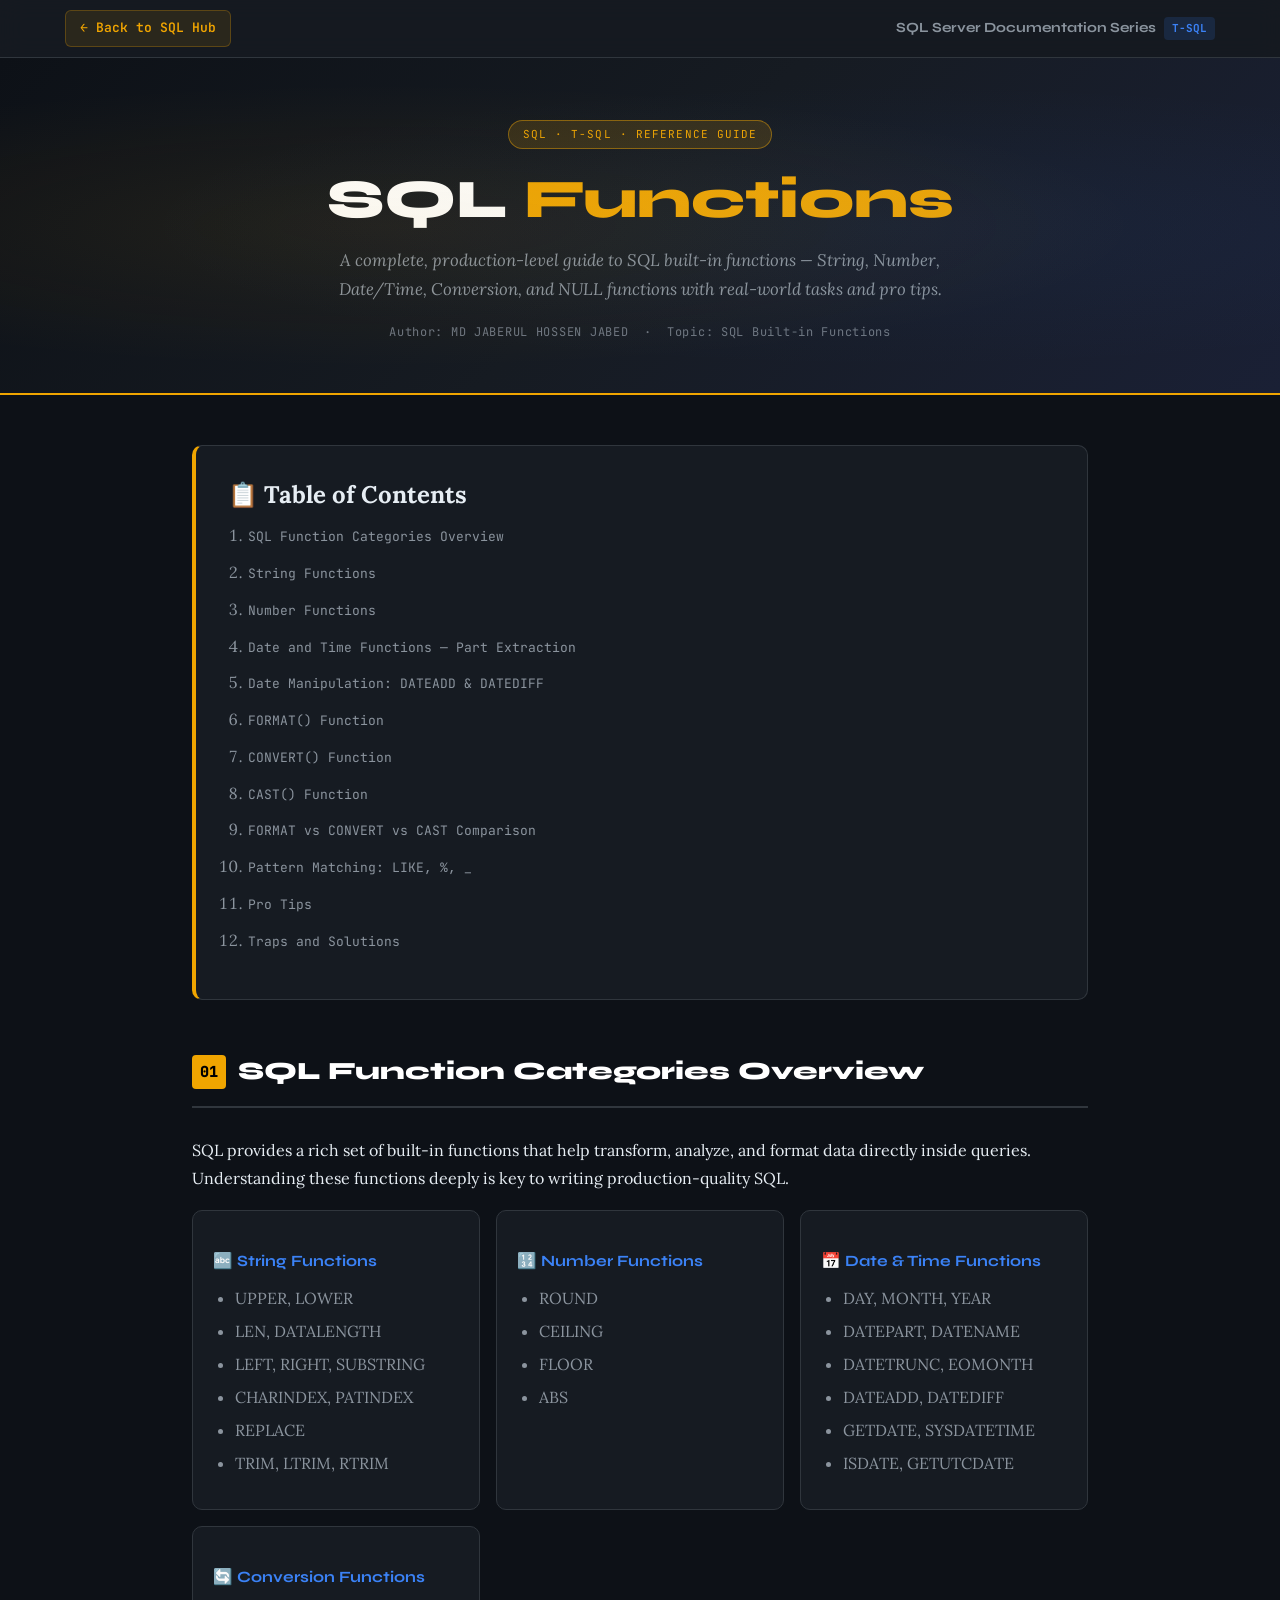
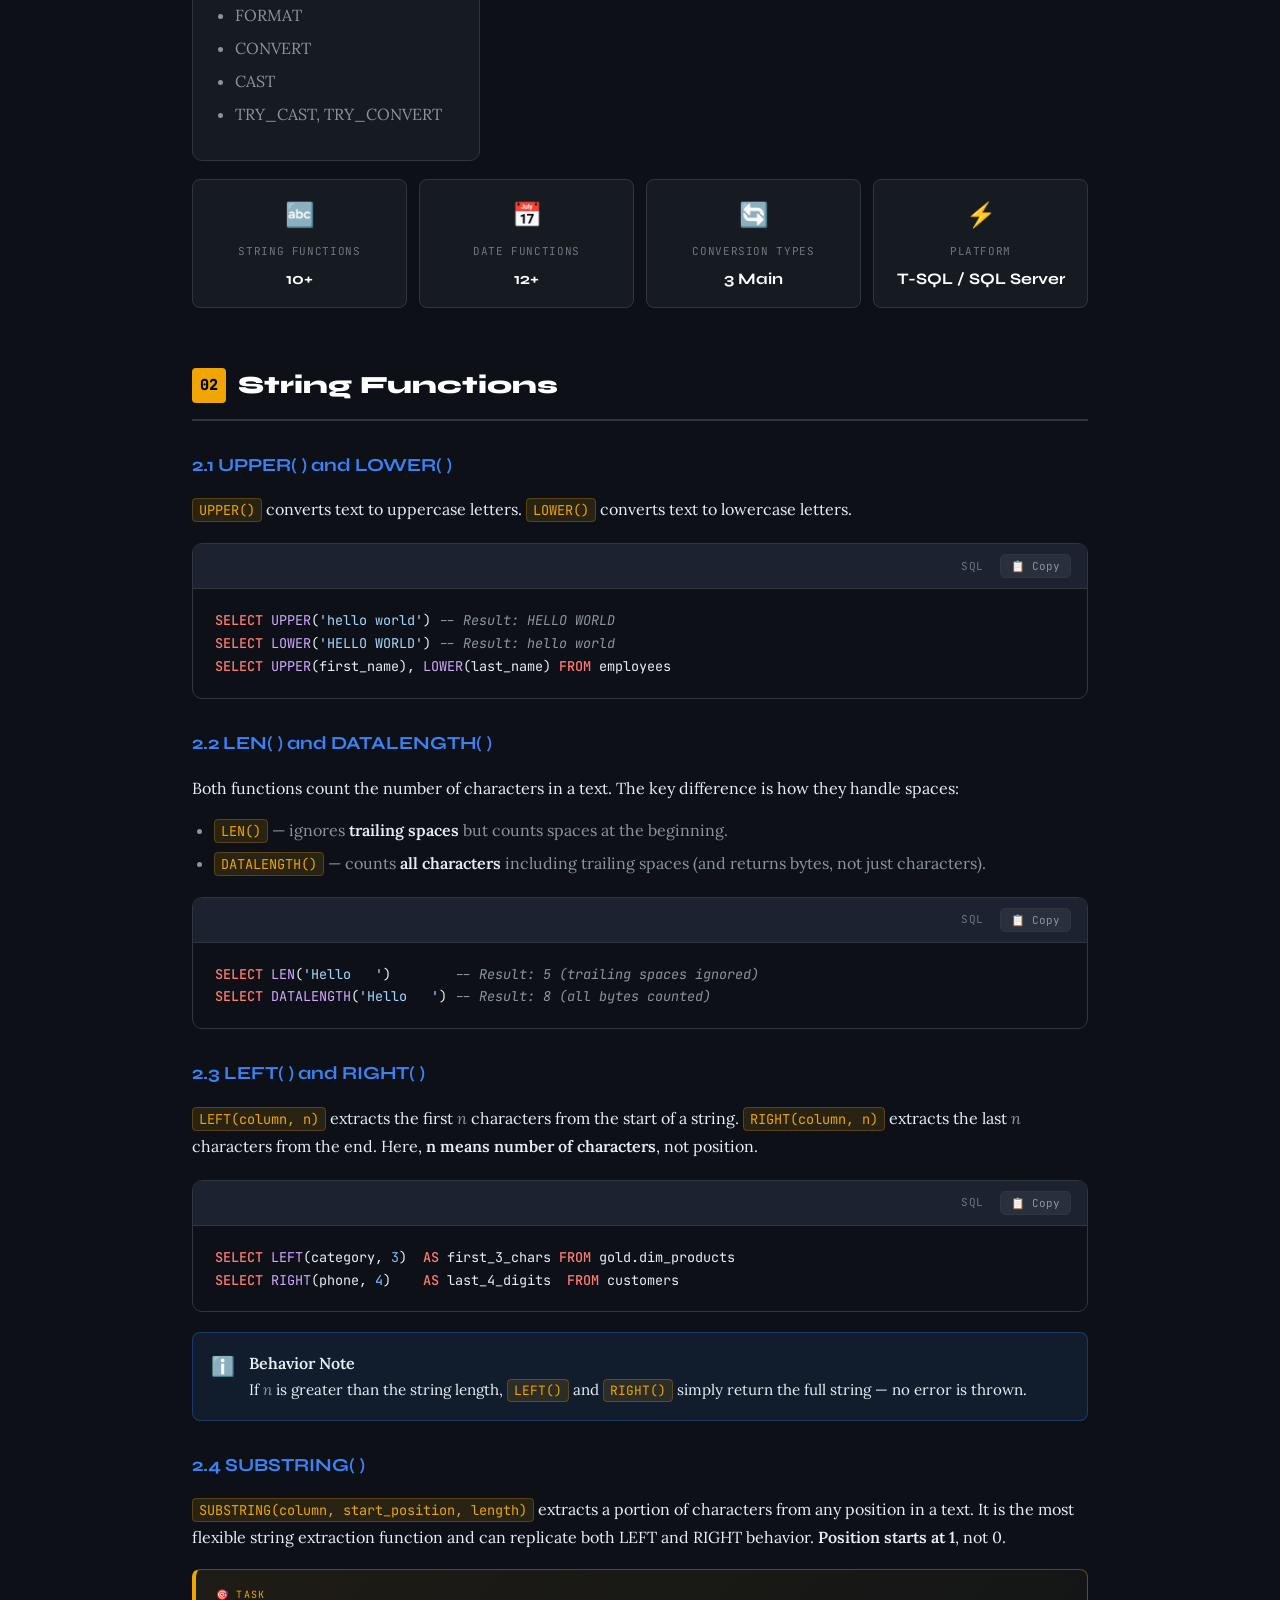
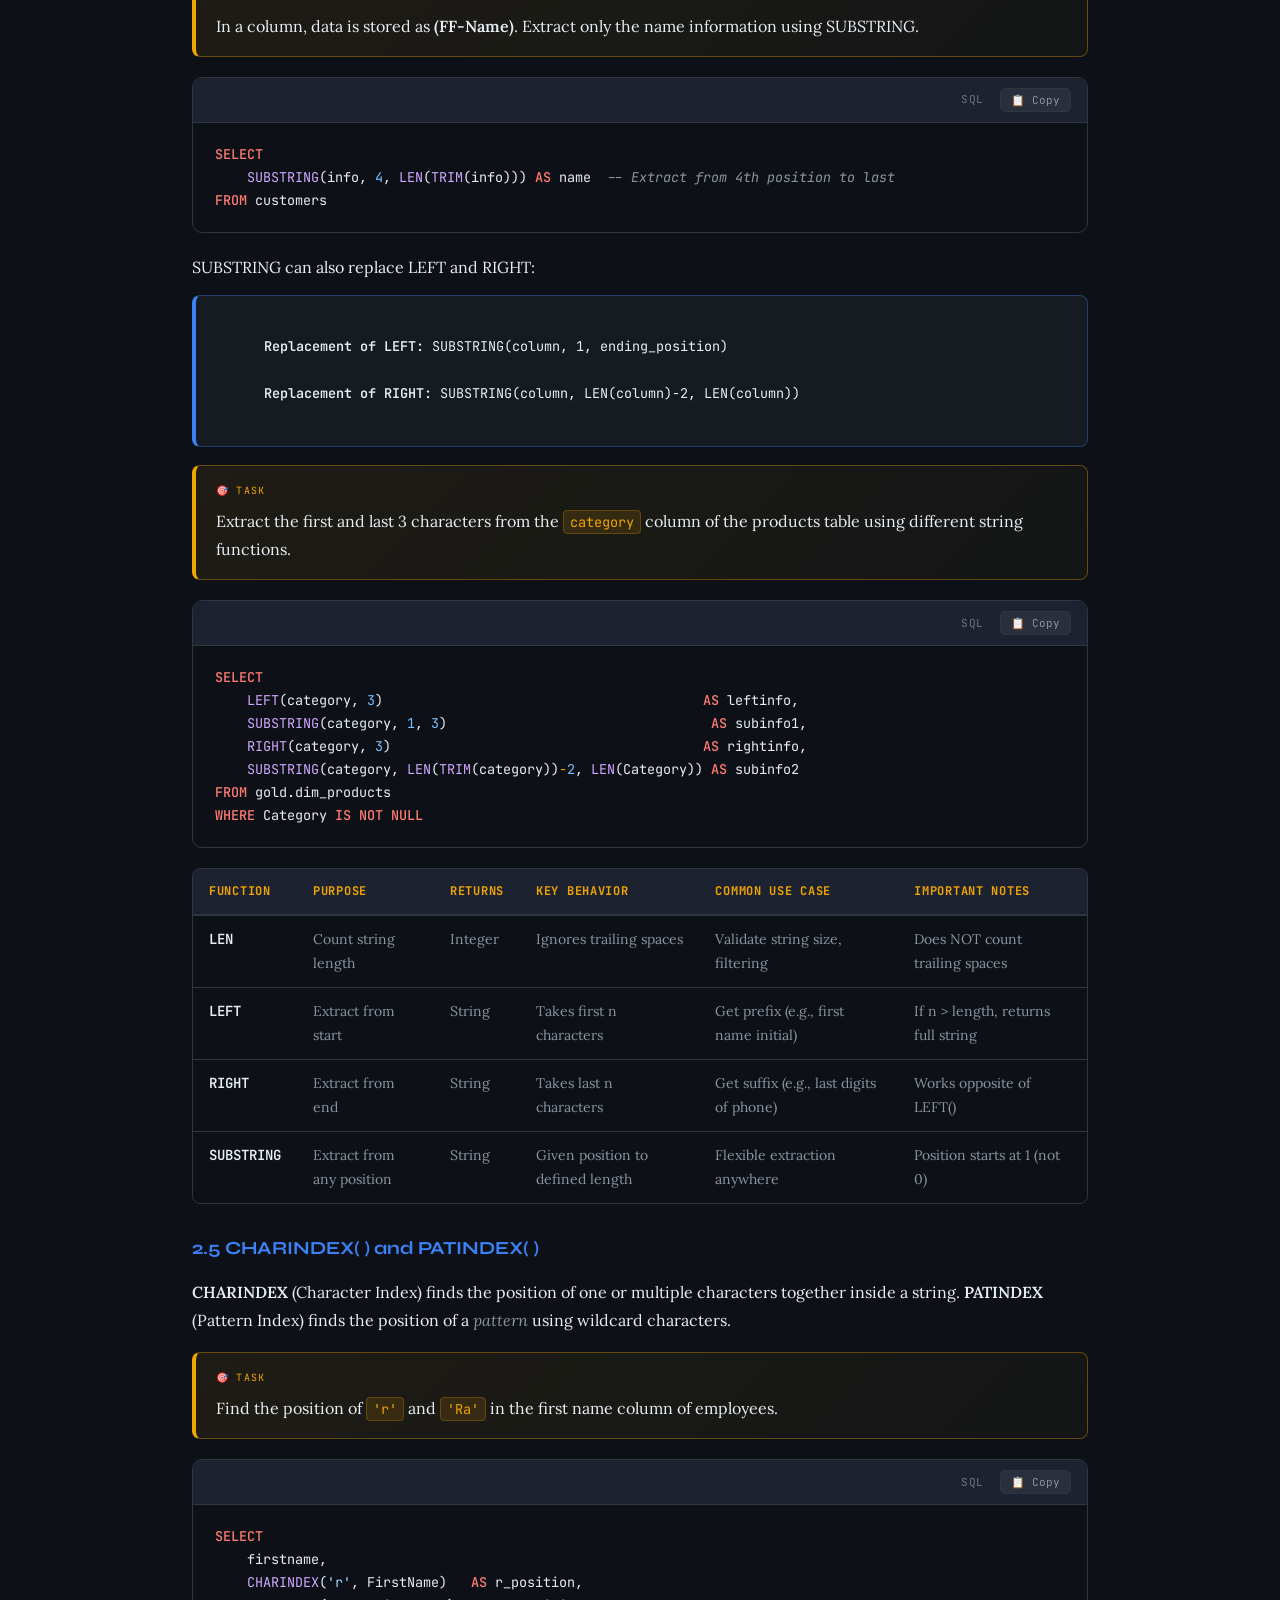
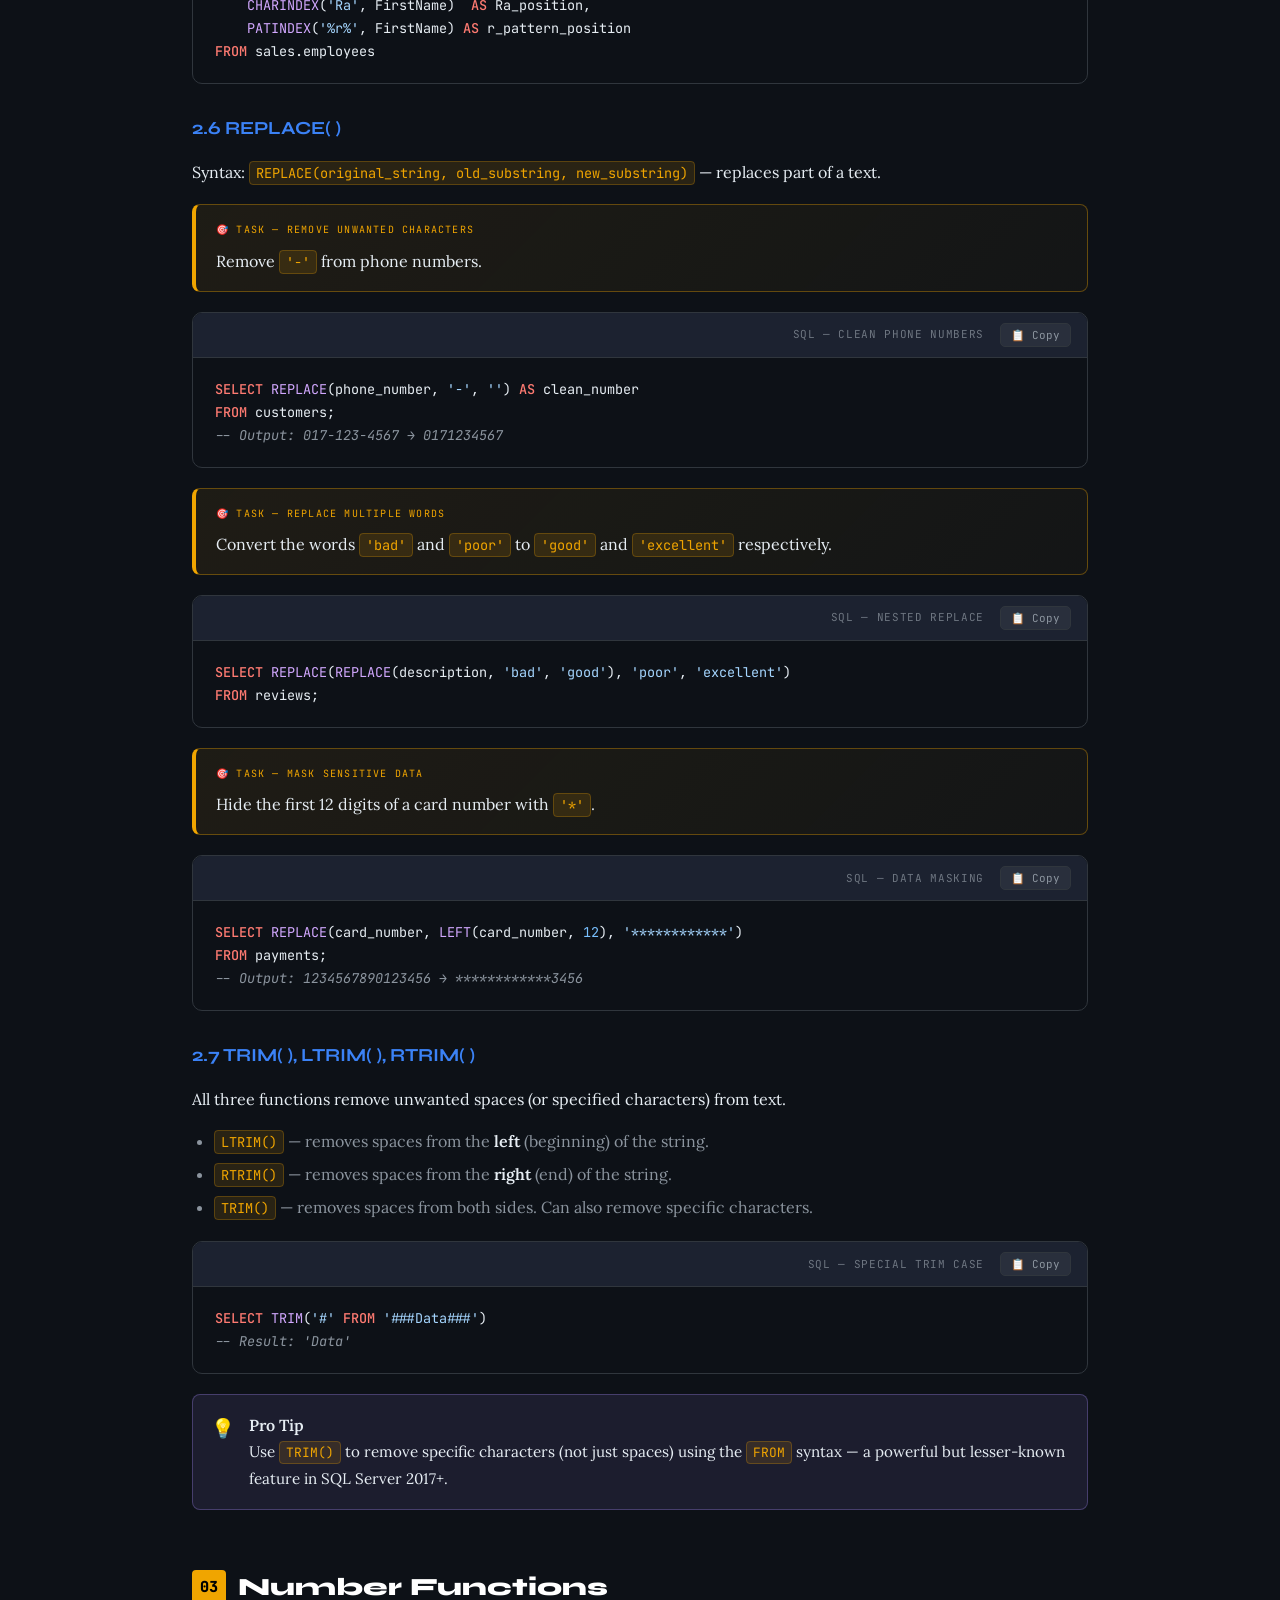
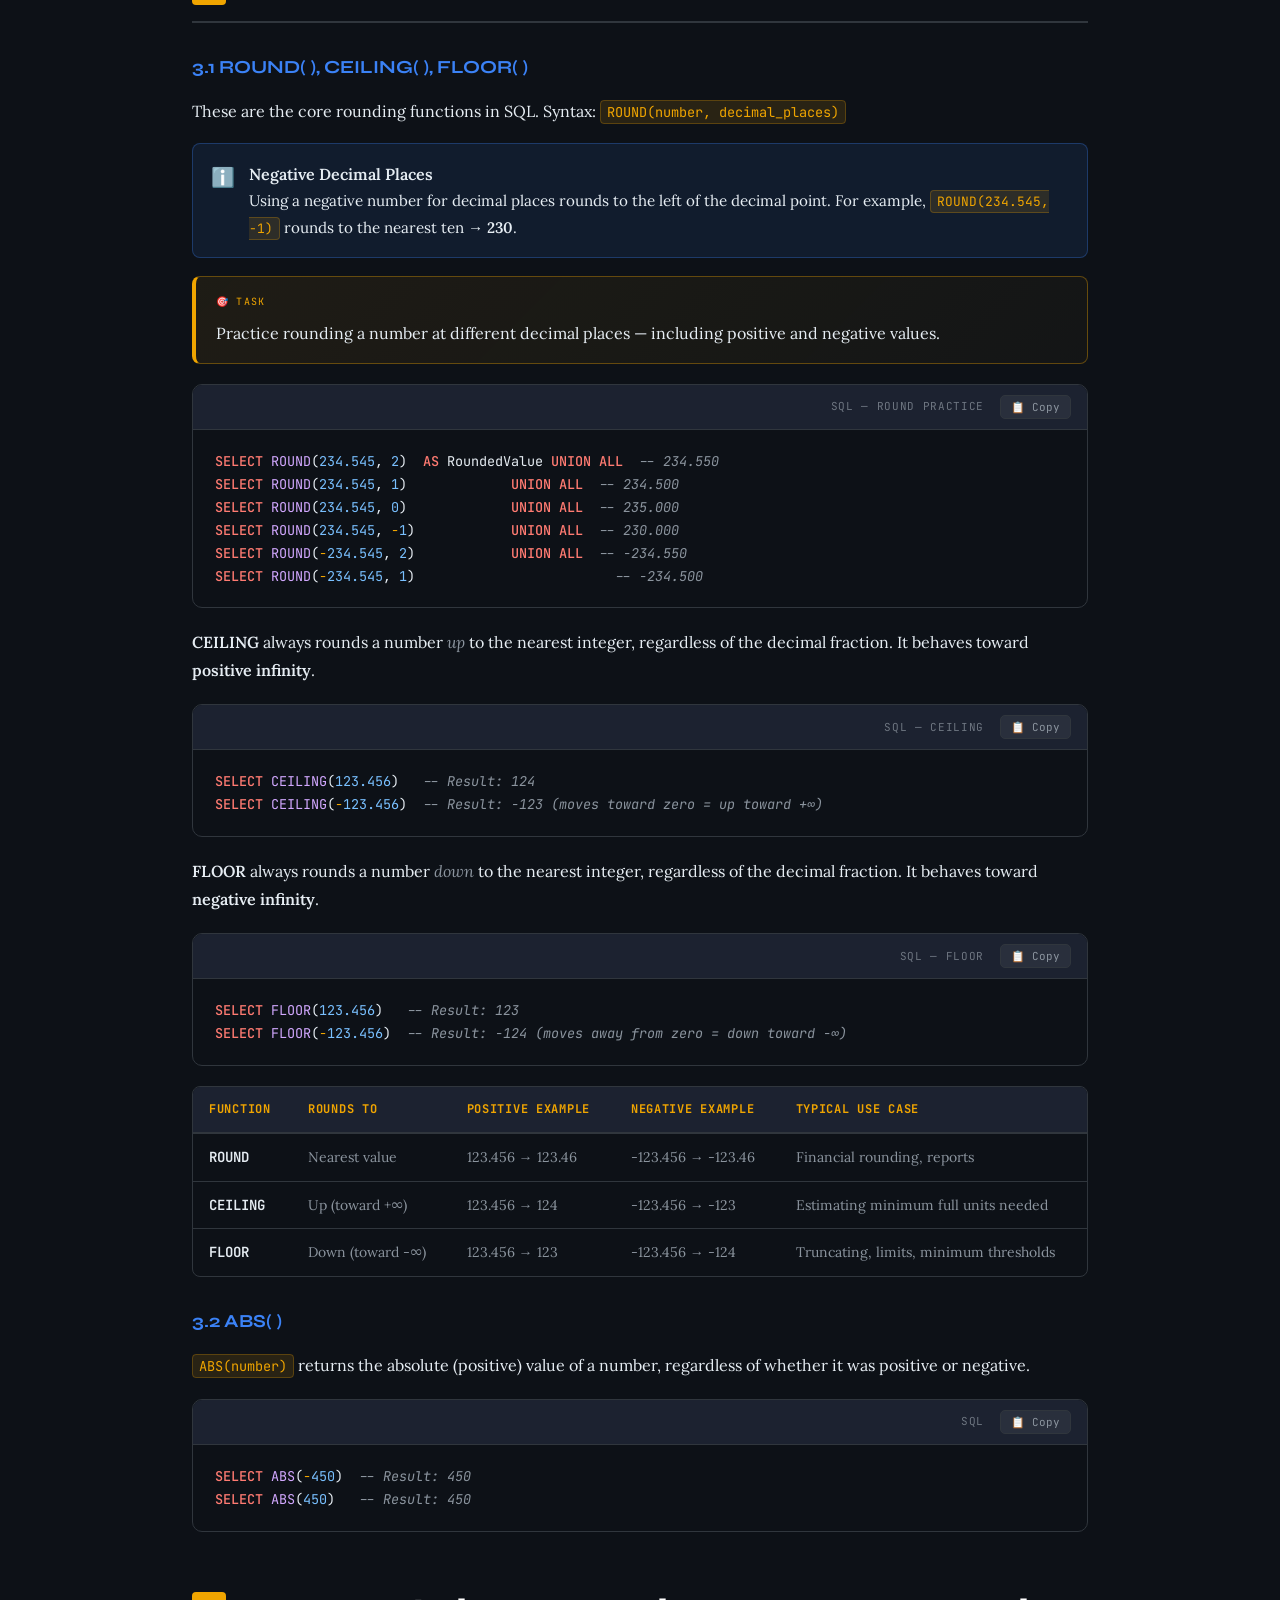
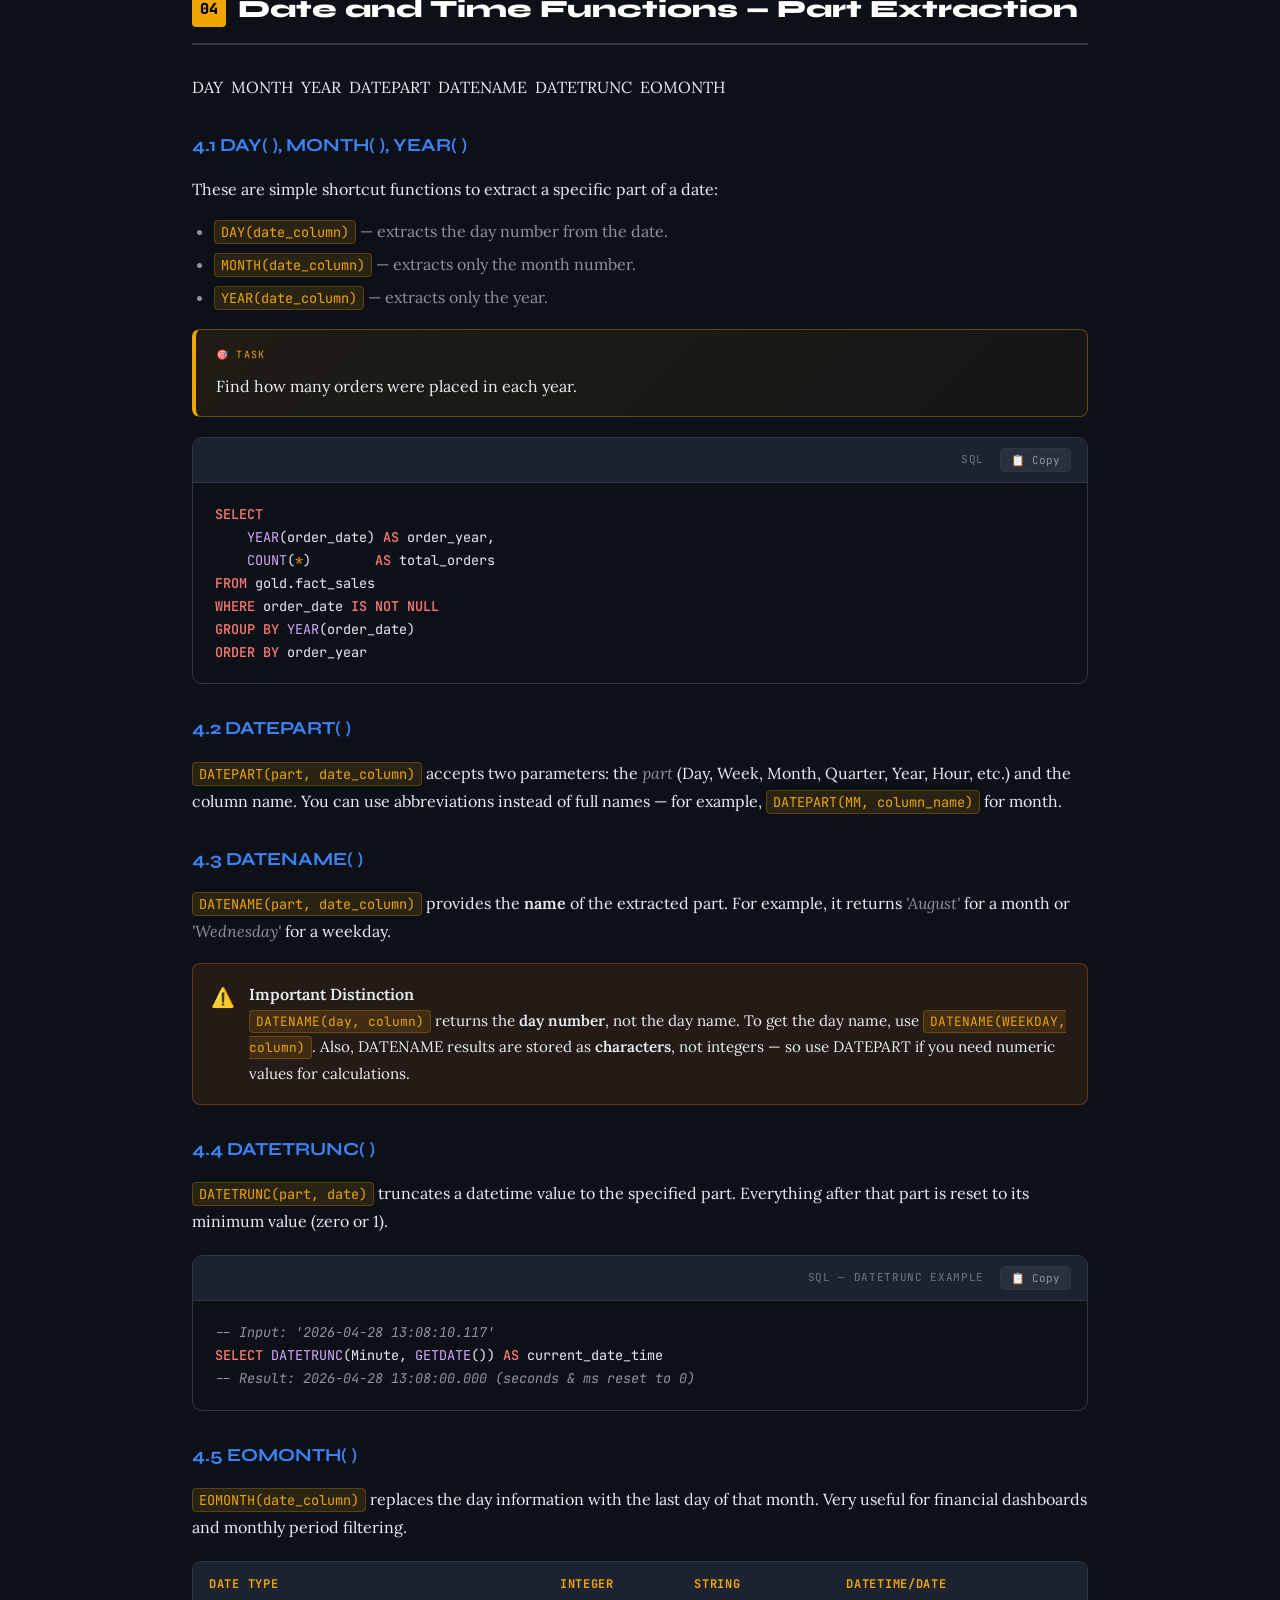
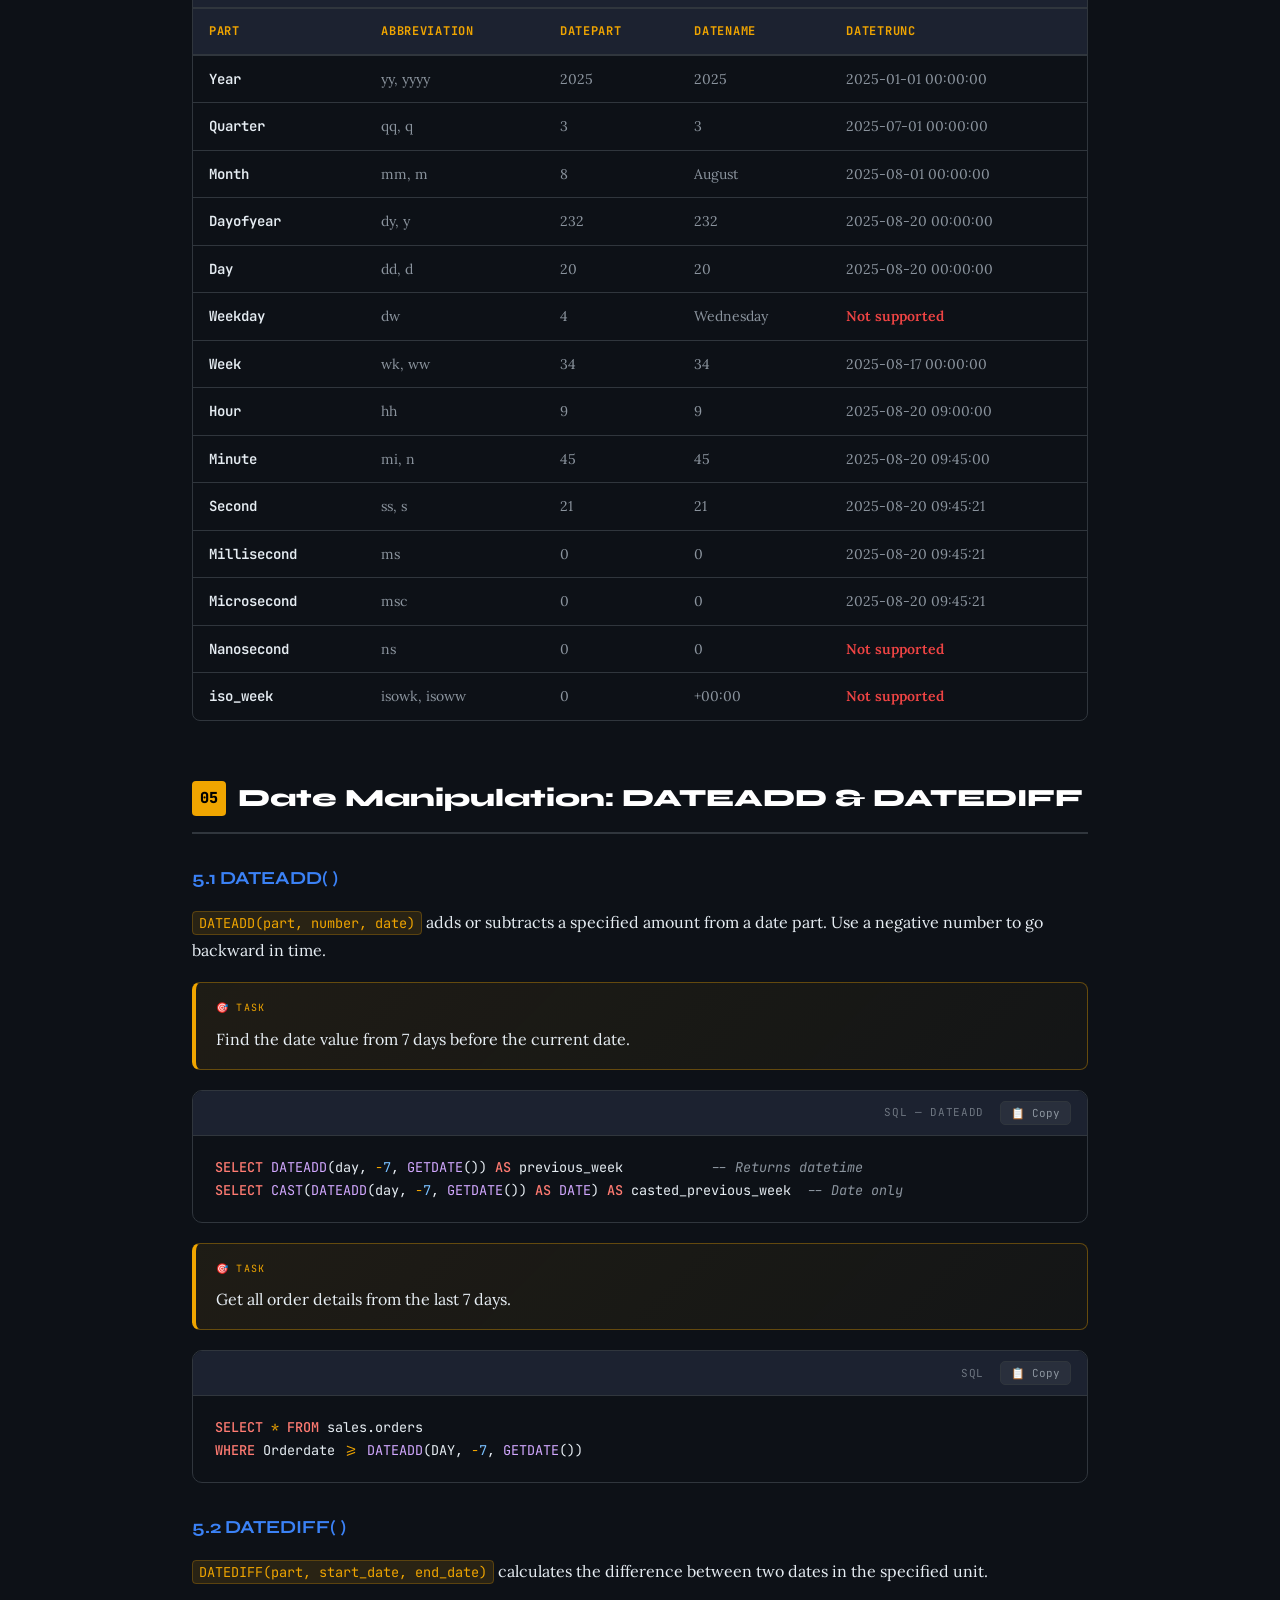
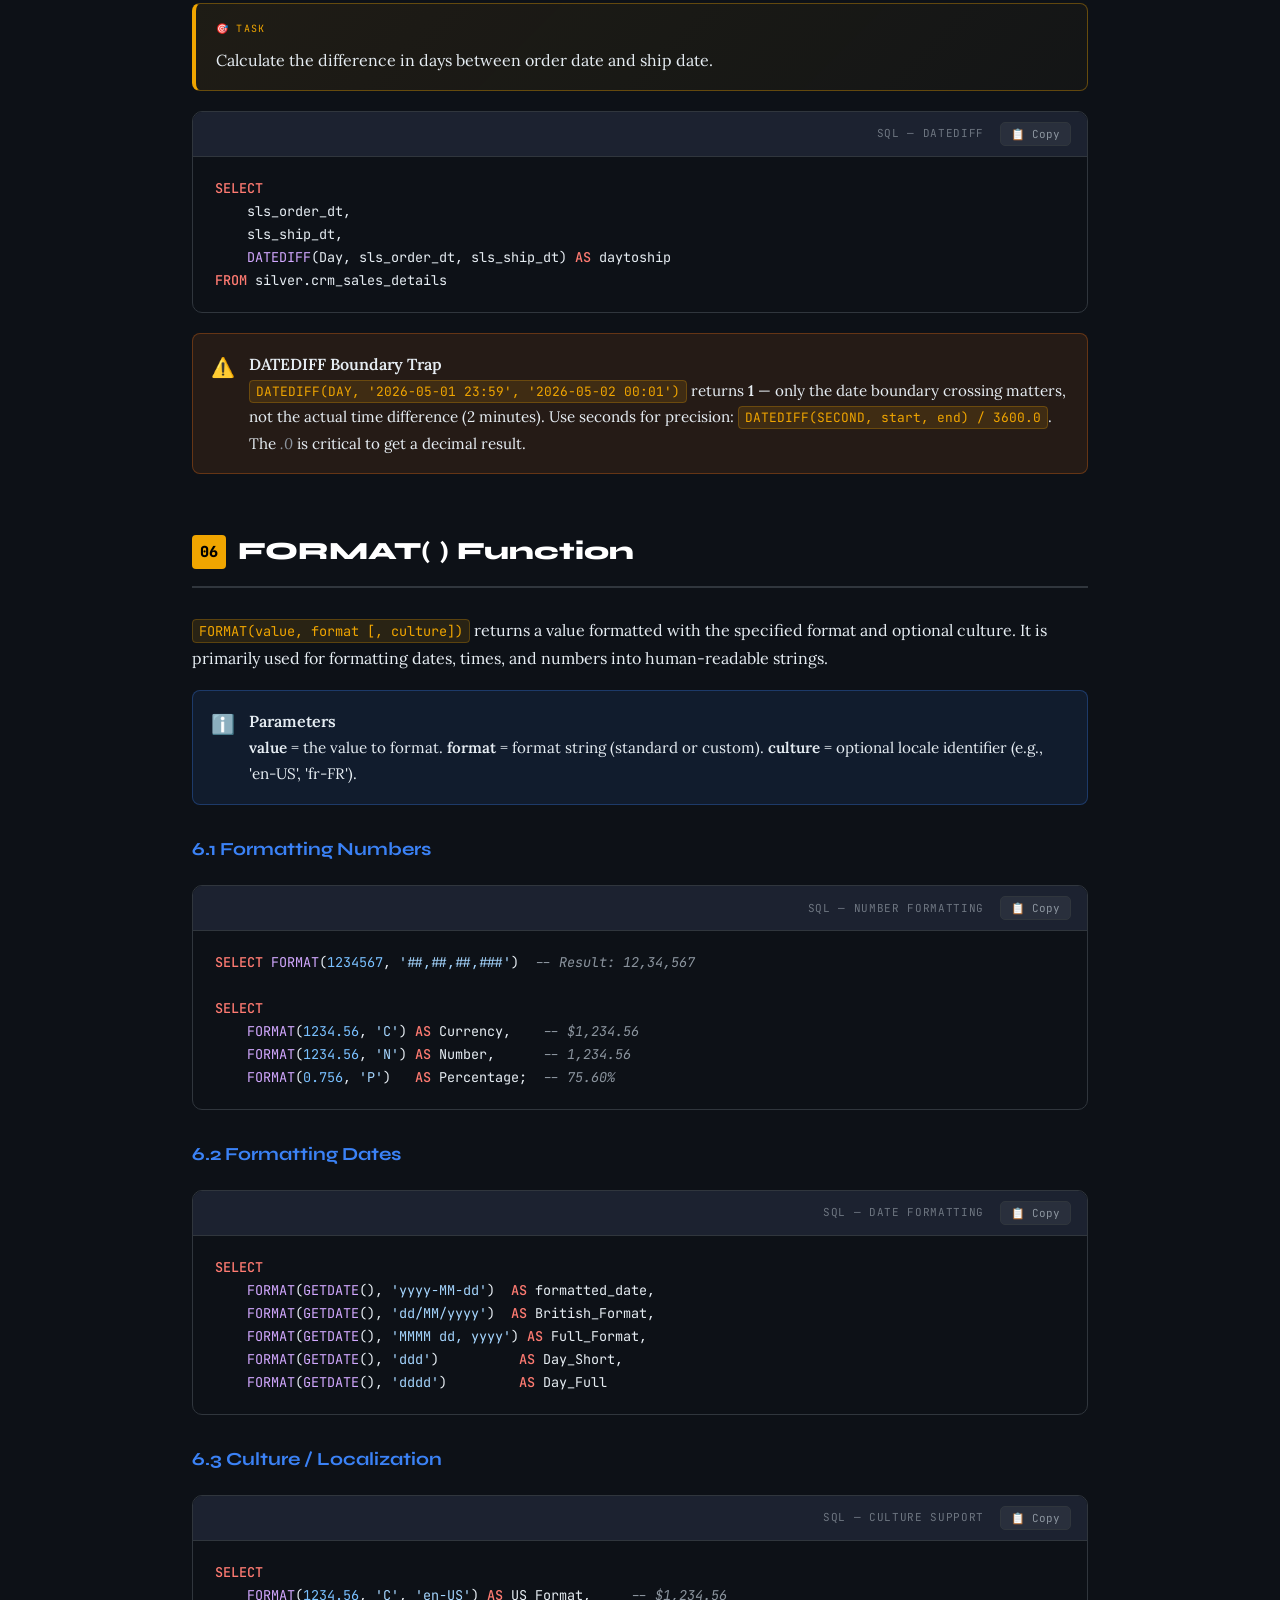
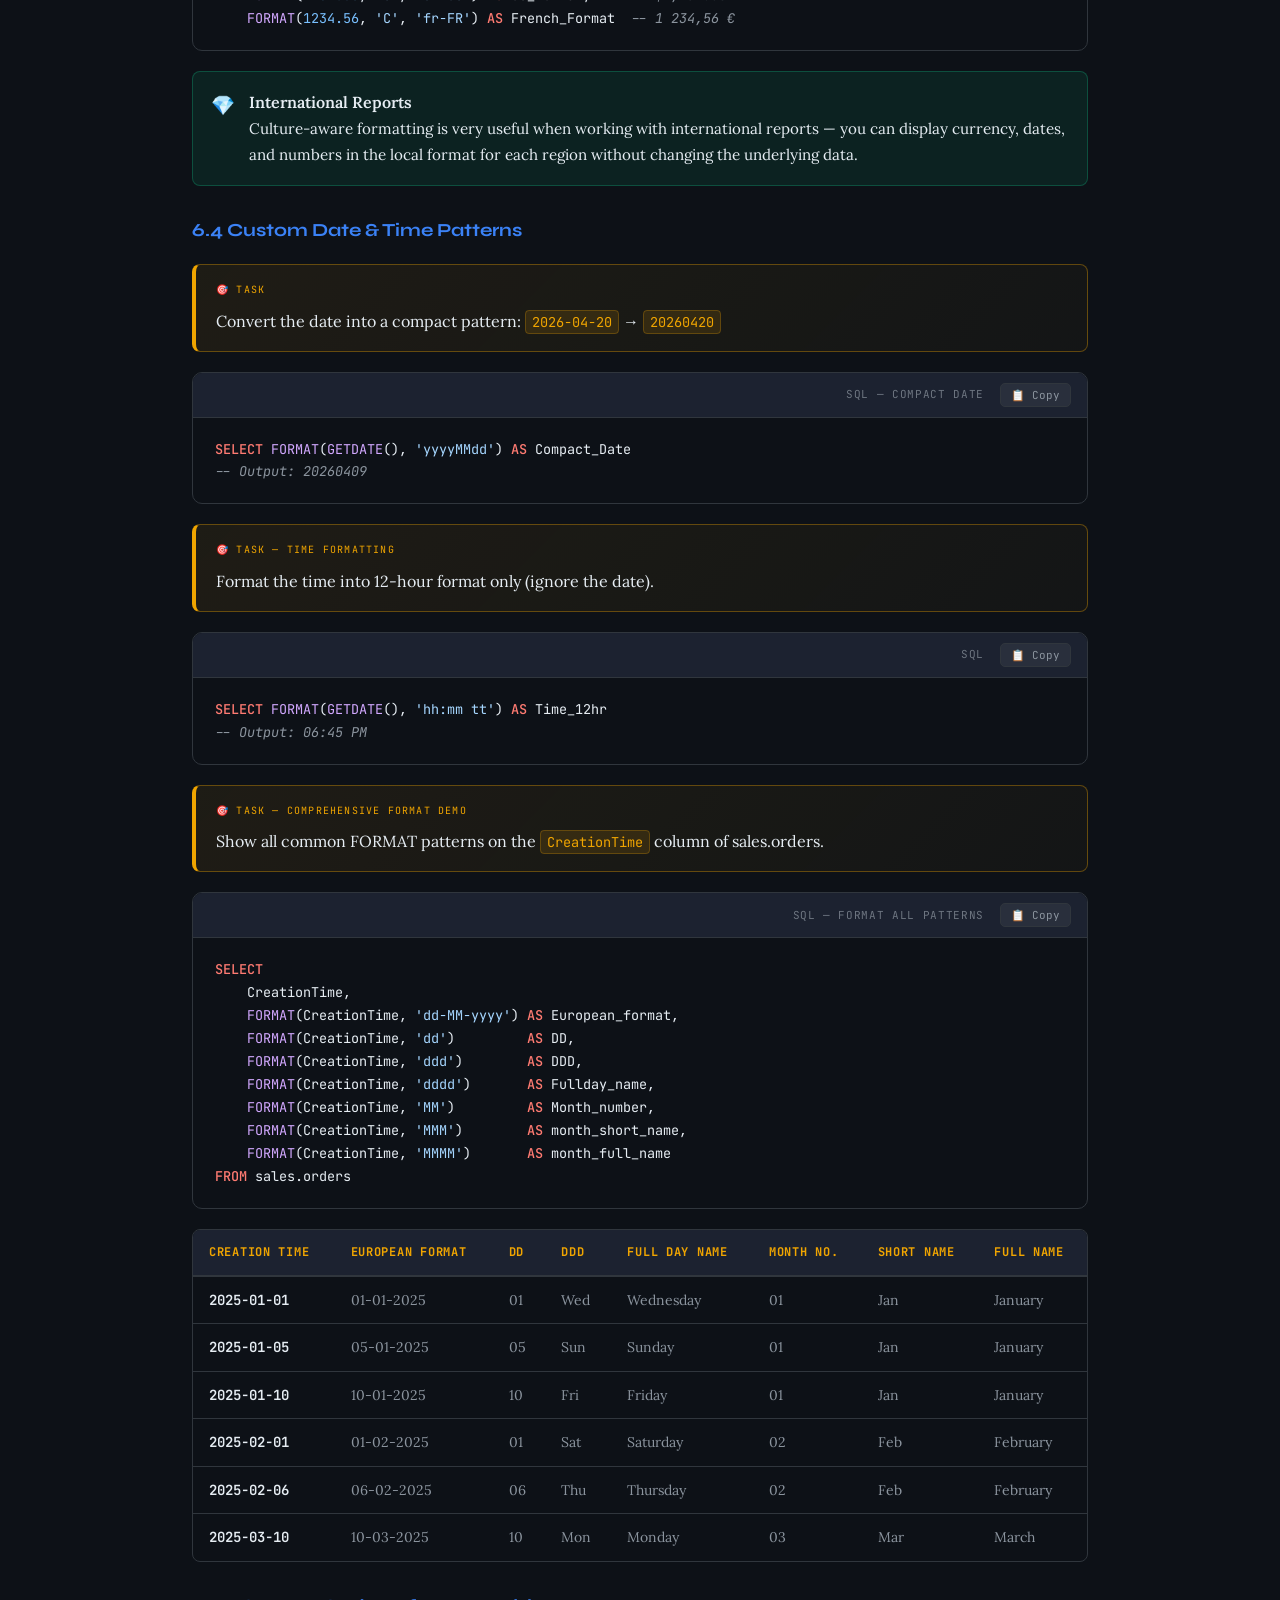
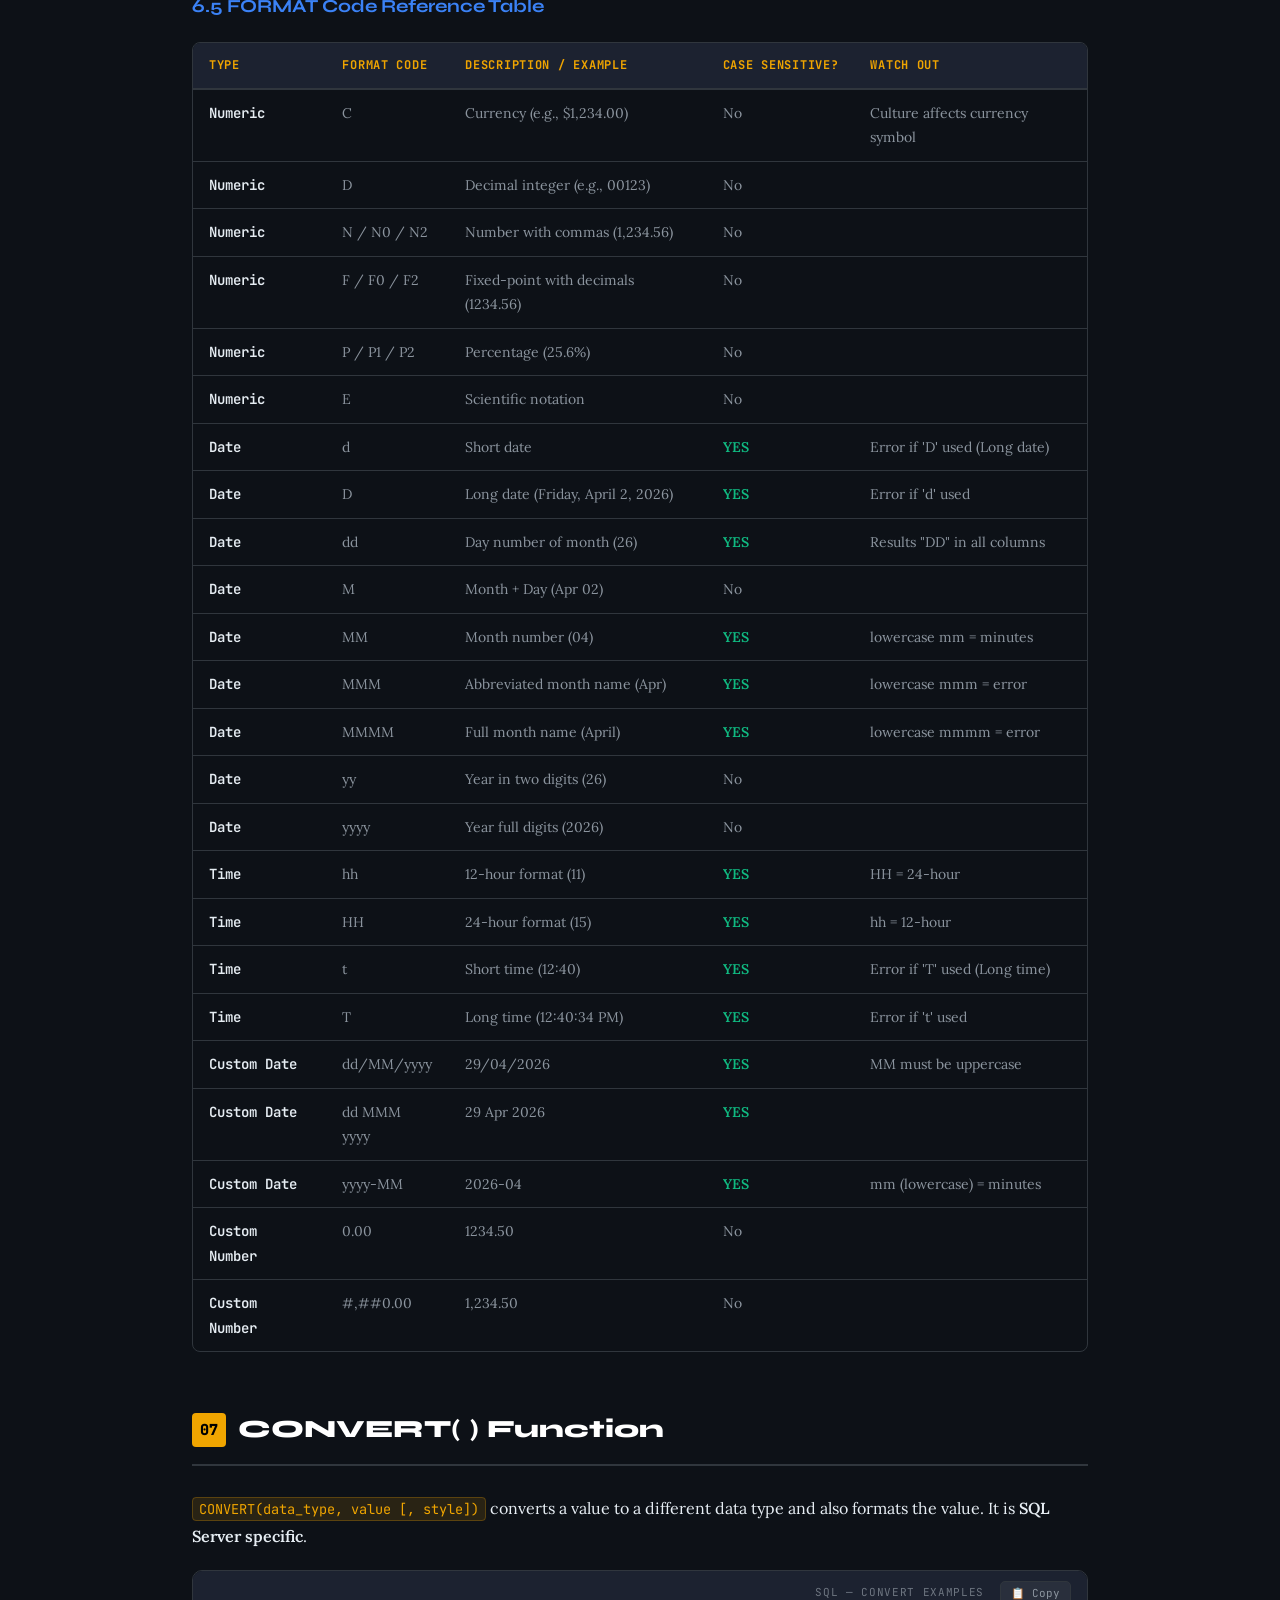
<file: SQL_Functions.html>
<!DOCTYPE html>
<html lang="en">
<head>
<meta charset="UTF-8" />
<meta name="viewport" content="width=device-width, initial-scale=1.0"/>
<title>SQL Functions — Complete Guide</title>
<link href="https://fonts.googleapis.com/css2?family=Syne:wght@400;600;700;800&family=JetBrains+Mono:wght@400;500;600&family=Lora:ital,wght@0,400;0,500;1,400&display=swap" rel="stylesheet"/>
<link href="style.css" rel="stylesheet" /></head>

<body>

<!-- ═══════════════════════════ TOP NAV ════════════════════════════ -->
<nav class="top-nav">
  <div class="nav-container">
    <a href="index.html" class="nav-link">← Back to SQL Hub</a>
    <div class="nav-title">SQL Server Documentation Series <span class="nav-badge">T-SQL</span></div>
  </div>
</nav>


<!-- ══════════════════════ HEADER ══════════════════════ -->
<header>
  <div class="badge">SQL · T-SQL · Reference Guide</div>
  <h1>SQL <span>Functions</span></h1>
  <p class="sub">A complete, production-level guide to SQL built-in functions — String, Number, Date/Time, Conversion, and NULL functions with real-world tasks and pro tips.</p>
  <div class="meta">Author: MD JABERUL HOSSEN JABED &nbsp;·&nbsp; Topic: SQL Built-in Functions</div>
</header>

<div class="wrapper">

  <!-- ══════ TABLE OF CONTENTS ══════ -->
  <nav class="toc">
    <h2>📋 Table of Contents</h2>
    <ol>
      <li><a href="#overview">SQL Function Categories Overview</a></li>
      <li><a href="#string">String Functions</a></li>
      <li><a href="#number">Number Functions</a></li>
      <li><a href="#datetime">Date and Time Functions — Part Extraction</a></li>
      <li><a href="#datemanip">Date Manipulation: DATEADD & DATEDIFF</a></li>
      <li><a href="#format">FORMAT() Function</a></li>
      <li><a href="#convert">CONVERT() Function</a></li>
      <li><a href="#cast">CAST() Function</a></li>
      <li><a href="#comparison">FORMAT vs CONVERT vs CAST Comparison</a></li>
      <li><a href="#pattern">Pattern Matching: LIKE, %, _</a></li>
      <li><a href="#protips">Pro Tips</a></li>
      <li><a href="#traps">Traps and Solutions</a></li>
    </ol>
  </nav>

  <!-- ══════ OVERVIEW ══════ -->
  <section id="overview">
    <h2 class="section-title"><span class="num">01</span> SQL Function Categories Overview</h2>

    <p>SQL provides a rich set of built-in functions that help transform, analyze, and format data directly inside queries. Understanding these functions deeply is key to writing production-quality SQL.</p>

    <div class="type-grid">
      <div class="type-card">
        <h4>🔤 String Functions</h4>
        <ul>
          <li>UPPER, LOWER</li>
          <li>LEN, DATALENGTH</li>
          <li>LEFT, RIGHT, SUBSTRING</li>
          <li>CHARINDEX, PATINDEX</li>
          <li>REPLACE</li>
          <li>TRIM, LTRIM, RTRIM</li>
        </ul>
      </div>
      <div class="type-card">
        <h4>🔢 Number Functions</h4>
        <ul>
          <li>ROUND</li>
          <li>CEILING</li>
          <li>FLOOR</li>
          <li>ABS</li>
        </ul>
      </div>
      <div class="type-card">
        <h4>📅 Date &amp; Time Functions</h4>
        <ul>
          <li>DAY, MONTH, YEAR</li>
          <li>DATEPART, DATENAME</li>
          <li>DATETRUNC, EOMONTH</li>
          <li>DATEADD, DATEDIFF</li>
          <li>GETDATE, SYSDATETIME</li>
          <li>ISDATE, GETUTCDATE</li>
        </ul>
      </div>
      <div class="type-card">
        <h4>🔄 Conversion Functions</h4>
        <ul>
          <li>FORMAT</li>
          <li>CONVERT</li>
          <li>CAST</li>
          <li>TRY_CAST, TRY_CONVERT</li>
        </ul>
      </div>
    </div>

    <div class="facts-grid">
      <div class="fact-card">
        <div class="fact-icon">🔤</div>
        <div class="fact-label">String Functions</div>
        <div class="fact-val">10+</div>
      </div>
      <div class="fact-card">
        <div class="fact-icon">📅</div>
        <div class="fact-label">Date Functions</div>
        <div class="fact-val">12+</div>
      </div>
      <div class="fact-card">
        <div class="fact-icon">🔄</div>
        <div class="fact-label">Conversion Types</div>
        <div class="fact-val">3 Main</div>
      </div>
      <div class="fact-card">
        <div class="fact-icon">⚡</div>
        <div class="fact-label">Platform</div>
        <div class="fact-val">T-SQL / SQL Server</div>
      </div>
    </div>
  </section>

  <!-- ══════ STRING FUNCTIONS ══════ -->
  <section id="string">
    <h2 class="section-title"><span class="num">02</span> String Functions</h2>

    <!-- UPPER / LOWER -->
    <h3 class="sub-title">2.1 UPPER( ) and LOWER( )</h3>
    <p><code class="inline">UPPER()</code> converts text to uppercase letters. <code class="inline">LOWER()</code> converts text to lowercase letters.</p>

    <div class="code-wrap">
      <div class="code-header">
        <span class="dot r"></span><span class="dot y"></span><span class="dot g"></span>
        <span class="lang">SQL</span> <button class="copy-btn" onclick="copyCode(this)">📋 Copy</button>
      </div>
      <pre><span class="kw">SELECT</span> <span class="fn">UPPER</span>(<span class="str">'hello world'</span>) <span class="cmt">-- Result: HELLO WORLD</span>
<span class="kw">SELECT</span> <span class="fn">LOWER</span>(<span class="str">'HELLO WORLD'</span>) <span class="cmt">-- Result: hello world</span>
<span class="kw">SELECT</span> <span class="fn">UPPER</span>(first_name), <span class="fn">LOWER</span>(last_name) <span class="kw">FROM</span> employees</pre>
    </div>

    <!-- LEN / DATALENGTH -->
    <h3 class="sub-title">2.2 LEN( ) and DATALENGTH( )</h3>
    <p>Both functions count the number of characters in a text. The key difference is how they handle spaces:</p>
    <ul>
      <li><code class="inline">LEN()</code> — ignores <strong>trailing spaces</strong> but counts spaces at the beginning.</li>
      <li><code class="inline">DATALENGTH()</code> — counts <strong>all characters</strong> including trailing spaces (and returns bytes, not just characters).</li>
    </ul>

    <div class="code-wrap">
      <div class="code-header">
        <span class="dot r"></span><span class="dot y"></span><span class="dot g"></span>
        <span class="lang">SQL</span> <button class="copy-btn" onclick="copyCode(this)">📋 Copy</button>
      </div>
      <pre><span class="kw">SELECT</span> <span class="fn">LEN</span>(<span class="str">'Hello   '</span>)        <span class="cmt">-- Result: 5 (trailing spaces ignored)</span>
<span class="kw">SELECT</span> <span class="fn">DATALENGTH</span>(<span class="str">'Hello   '</span>) <span class="cmt">-- Result: 8 (all bytes counted)</span></pre>
    </div>

    <!-- LEFT / RIGHT -->
    <h3 class="sub-title">2.3 LEFT( ) and RIGHT( )</h3>
    <p><code class="inline">LEFT(column, n)</code> extracts the first <em>n</em> characters from the start of a string. <code class="inline">RIGHT(column, n)</code> extracts the last <em>n</em> characters from the end. Here, <strong>n means number of characters</strong>, not position.</p>

    <div class="code-wrap">
      <div class="code-header">
        <span class="dot r"></span><span class="dot y"></span><span class="dot g"></span>
        <span class="lang">SQL</span> <button class="copy-btn" onclick="copyCode(this)">📋 Copy</button>
      </div>
      <pre><span class="kw">SELECT</span> <span class="fn">LEFT</span>(category, <span class="nm">3</span>)  <span class="kw">AS</span> first_3_chars <span class="kw">FROM</span> gold.dim_products
<span class="kw">SELECT</span> <span class="fn">RIGHT</span>(phone, <span class="nm">4</span>)    <span class="kw">AS</span> last_4_digits  <span class="kw">FROM</span> customers</pre>
    </div>

    <div class="callout info">
      <div class="icon">ℹ️</div>
      <div class="body">
        <strong>Behavior Note</strong>
        <p>If <em>n</em> is greater than the string length, <code class="inline">LEFT()</code> and <code class="inline">RIGHT()</code> simply return the full string — no error is thrown.</p>
      </div>
    </div>

    <!-- SUBSTRING -->
    <h3 class="sub-title">2.4 SUBSTRING( )</h3>
    <p><code class="inline">SUBSTRING(column, start_position, length)</code> extracts a portion of characters from any position in a text. It is the most flexible string extraction function and can replicate both LEFT and RIGHT behavior. <strong>Position starts at 1</strong>, not 0.</p>

    <div class="task-box">
      <div class="task-label">🎯 Task</div>
      <p>In a column, data is stored as <strong>(FF-Name)</strong>. Extract only the name information using SUBSTRING.</p>
    </div>

    <div class="code-wrap">
      <div class="code-header">
        <span class="dot r"></span><span class="dot y"></span><span class="dot g"></span>
        <span class="lang">SQL</span> <button class="copy-btn" onclick="copyCode(this)">📋 Copy</button>
      </div>
      <pre><span class="kw">SELECT</span>
    <span class="fn">SUBSTRING</span>(info, <span class="nm">4</span>, <span class="fn">LEN</span>(<span class="fn">TRIM</span>(info))) <span class="kw">AS</span> name  <span class="cmt">-- Extract from 4th position to last</span>
<span class="kw">FROM</span> customers</pre>
    </div>

    <p>SUBSTRING can also replace LEFT and RIGHT:</p>
    <div class="syntax-block">
      <strong>Replacement of LEFT:</strong> SUBSTRING(column, 1, ending_position)<br>
      <strong>Replacement of RIGHT:</strong> SUBSTRING(column, LEN(column)-2, LEN(column))
    </div>

    <div class="task-box">
      <div class="task-label">🎯 Task</div>
      <p>Extract the first and last 3 characters from the <code class="inline">category</code> column of the products table using different string functions.</p>
    </div>

    <div class="code-wrap">
      <div class="code-header">
        <span class="dot r"></span><span class="dot y"></span><span class="dot g"></span>
        <span class="lang">SQL</span> <button class="copy-btn" onclick="copyCode(this)">📋 Copy</button>
      </div>
      <pre><span class="kw">SELECT</span>
    <span class="fn">LEFT</span>(category, <span class="nm">3</span>)                                        <span class="kw">AS</span> leftinfo,
    <span class="fn">SUBSTRING</span>(category, <span class="nm">1</span>, <span class="nm">3</span>)                                 <span class="kw">AS</span> subinfo1,
    <span class="fn">RIGHT</span>(category, <span class="nm">3</span>)                                       <span class="kw">AS</span> rightinfo,
    <span class="fn">SUBSTRING</span>(category, <span class="fn">LEN</span>(<span class="fn">TRIM</span>(category))<span class="op">-</span><span class="nm">2</span>, <span class="fn">LEN</span>(Category)) <span class="kw">AS</span> subinfo2
<span class="kw">FROM</span> gold.dim_products
<span class="kw">WHERE</span> Category <span class="kw">IS NOT NULL</span></pre>
    </div>

    <div class="table-wrap">
      <table>
        <thead>
          <tr><th>Function</th><th>Purpose</th><th>Returns</th><th>Key Behavior</th><th>Common Use Case</th><th>Important Notes</th></tr>
        </thead>
        <tbody>
          <tr><td>LEN</td><td>Count string length</td><td>Integer</td><td>Ignores trailing spaces</td><td>Validate string size, filtering</td><td>Does NOT count trailing spaces</td></tr>
          <tr><td>LEFT</td><td>Extract from start</td><td>String</td><td>Takes first n characters</td><td>Get prefix (e.g., first name initial)</td><td>If n &gt; length, returns full string</td></tr>
          <tr><td>RIGHT</td><td>Extract from end</td><td>String</td><td>Takes last n characters</td><td>Get suffix (e.g., last digits of phone)</td><td>Works opposite of LEFT()</td></tr>
          <tr><td>SUBSTRING</td><td>Extract from any position</td><td>String</td><td>Given position to defined length</td><td>Flexible extraction anywhere</td><td>Position starts at 1 (not 0)</td></tr>
        </tbody>
      </table>
    </div>

    <!-- CHARINDEX / PATINDEX -->
    <h3 class="sub-title">2.5 CHARINDEX( ) and PATINDEX( )</h3>
    <p><strong>CHARINDEX</strong> (Character Index) finds the position of one or multiple characters together inside a string. <strong>PATINDEX</strong> (Pattern Index) finds the position of a <em>pattern</em> using wildcard characters.</p>

    <div class="task-box">
      <div class="task-label">🎯 Task</div>
      <p>Find the position of <code class="inline">'r'</code> and <code class="inline">'Ra'</code> in the first name column of employees.</p>
    </div>

    <div class="code-wrap">
      <div class="code-header">
        <span class="dot r"></span><span class="dot y"></span><span class="dot g"></span>
        <span class="lang">SQL</span> <button class="copy-btn" onclick="copyCode(this)">📋 Copy</button>
      </div>
      <pre><span class="kw">SELECT</span>
    firstname,
    <span class="fn">CHARINDEX</span>(<span class="str">'r'</span>, FirstName)   <span class="kw">AS</span> r_position,
    <span class="fn">CHARINDEX</span>(<span class="str">'Ra'</span>, FirstName)  <span class="kw">AS</span> Ra_position,
    <span class="fn">PATINDEX</span>(<span class="str">'%r%'</span>, FirstName) <span class="kw">AS</span> r_pattern_position
<span class="kw">FROM</span> sales.employees</pre>
    </div>

    <!-- REPLACE -->
    <h3 class="sub-title">2.6 REPLACE( )</h3>
    <p>Syntax: <code class="inline">REPLACE(original_string, old_substring, new_substring)</code> — replaces part of a text.</p>

    <div class="task-box">
      <div class="task-label">🎯 Task — Remove unwanted characters</div>
      <p>Remove <code class="inline">'-'</code> from phone numbers.</p>
    </div>

    <div class="code-wrap">
      <div class="code-header">
        <span class="dot r"></span><span class="dot y"></span><span class="dot g"></span>
        <span class="lang">SQL — Clean Phone Numbers</span> <button class="copy-btn" onclick="copyCode(this)">📋 Copy</button>
      </div>
      <pre><span class="kw">SELECT</span> <span class="fn">REPLACE</span>(phone_number, <span class="str">'-'</span>, <span class="str">''</span>) <span class="kw">AS</span> clean_number
<span class="kw">FROM</span> customers;
<span class="cmt">-- Output: 017-123-4567 → 0171234567</span></pre>
    </div>

    <div class="task-box">
      <div class="task-label">🎯 Task — Replace multiple words</div>
      <p>Convert the words <code class="inline">'bad'</code> and <code class="inline">'poor'</code> to <code class="inline">'good'</code> and <code class="inline">'excellent'</code> respectively.</p>
    </div>

    <div class="code-wrap">
      <div class="code-header">
        <span class="dot r"></span><span class="dot y"></span><span class="dot g"></span>
        <span class="lang">SQL — Nested REPLACE</span> <button class="copy-btn" onclick="copyCode(this)">📋 Copy</button>
      </div>
      <pre><span class="kw">SELECT</span> <span class="fn">REPLACE</span>(<span class="fn">REPLACE</span>(description, <span class="str">'bad'</span>, <span class="str">'good'</span>), <span class="str">'poor'</span>, <span class="str">'excellent'</span>)
<span class="kw">FROM</span> reviews;</pre>
    </div>

    <div class="task-box">
      <div class="task-label">🎯 Task — Mask Sensitive Data</div>
      <p>Hide the first 12 digits of a card number with <code class="inline">'*'</code>.</p>
    </div>

    <div class="code-wrap">
      <div class="code-header">
        <span class="dot r"></span><span class="dot y"></span><span class="dot g"></span>
        <span class="lang">SQL — Data Masking</span> <button class="copy-btn" onclick="copyCode(this)">📋 Copy</button>
      </div>
      <pre><span class="kw">SELECT</span> <span class="fn">REPLACE</span>(card_number, <span class="fn">LEFT</span>(card_number, <span class="nm">12</span>), <span class="str">'************'</span>)
<span class="kw">FROM</span> payments;
<span class="cmt">-- Output: 1234567890123456 → ************3456</span></pre>
    </div>

    <!-- TRIM -->
    <h3 class="sub-title">2.7 TRIM( ), LTRIM( ), RTRIM( )</h3>
    <p>All three functions remove unwanted spaces (or specified characters) from text.</p>
    <ul>
      <li><code class="inline">LTRIM()</code> — removes spaces from the <strong>left</strong> (beginning) of the string.</li>
      <li><code class="inline">RTRIM()</code> — removes spaces from the <strong>right</strong> (end) of the string.</li>
      <li><code class="inline">TRIM()</code> — removes spaces from both sides. Can also remove specific characters.</li>
    </ul>

    <div class="code-wrap">
      <div class="code-header">
        <span class="dot r"></span><span class="dot y"></span><span class="dot g"></span>
        <span class="lang">SQL — Special TRIM Case</span> <button class="copy-btn" onclick="copyCode(this)">📋 Copy</button>
      </div>
      <pre><span class="kw">SELECT</span> <span class="fn">TRIM</span>(<span class="str">'#'</span> <span class="kw">FROM</span> <span class="str">'###Data###'</span>)
<span class="cmt">-- Result: 'Data'</span></pre>
    </div>

    <div class="callout tip">
      <div class="icon">💡</div>
      <div class="body">
        <strong>Pro Tip</strong>
        <p>Use <code class="inline">TRIM()</code> to remove specific characters (not just spaces) using the <code class="inline">FROM</code> syntax — a powerful but lesser-known feature in SQL Server 2017+.</p>
      </div>
    </div>
  </section>

  <!-- ══════ NUMBER FUNCTIONS ══════ -->
  <section id="number">
    <h2 class="section-title"><span class="num">03</span> Number Functions</h2>

    <h3 class="sub-title">3.1 ROUND( ), CEILING( ), FLOOR( )</h3>
    <p>These are the core rounding functions in SQL. Syntax: <code class="inline">ROUND(number, decimal_places)</code></p>

    <div class="callout info">
      <div class="icon">ℹ️</div>
      <div class="body">
        <strong>Negative Decimal Places</strong>
        <p>Using a negative number for decimal places rounds to the left of the decimal point. For example, <code class="inline">ROUND(234.545, -1)</code> rounds to the nearest ten → <strong>230</strong>.</p>
      </div>
    </div>

    <div class="task-box">
      <div class="task-label">🎯 Task</div>
      <p>Practice rounding a number at different decimal places — including positive and negative values.</p>
    </div>

    <div class="code-wrap">
      <div class="code-header">
        <span class="dot r"></span><span class="dot y"></span><span class="dot g"></span>
        <span class="lang">SQL — ROUND Practice</span> <button class="copy-btn" onclick="copyCode(this)">📋 Copy</button>
      </div>
      <pre><span class="kw">SELECT</span> <span class="fn">ROUND</span>(<span class="nm">234.545</span>, <span class="nm">2</span>)  <span class="kw">AS</span> RoundedValue <span class="kw">UNION ALL</span>  <span class="cmt">-- 234.550</span>
<span class="kw">SELECT</span> <span class="fn">ROUND</span>(<span class="nm">234.545</span>, <span class="nm">1</span>)             <span class="kw">UNION ALL</span>  <span class="cmt">-- 234.500</span>
<span class="kw">SELECT</span> <span class="fn">ROUND</span>(<span class="nm">234.545</span>, <span class="nm">0</span>)             <span class="kw">UNION ALL</span>  <span class="cmt">-- 235.000</span>
<span class="kw">SELECT</span> <span class="fn">ROUND</span>(<span class="nm">234.545</span>, <span class="op">-</span><span class="nm">1</span>)            <span class="kw">UNION ALL</span>  <span class="cmt">-- 230.000</span>
<span class="kw">SELECT</span> <span class="fn">ROUND</span>(<span class="op">-</span><span class="nm">234.545</span>, <span class="nm">2</span>)            <span class="kw">UNION ALL</span>  <span class="cmt">-- -234.550</span>
<span class="kw">SELECT</span> <span class="fn">ROUND</span>(<span class="op">-</span><span class="nm">234.545</span>, <span class="nm">1</span>)                         <span class="cmt">-- -234.500</span></pre>
    </div>

    <p><strong>CEILING</strong> always rounds a number <em>up</em> to the nearest integer, regardless of the decimal fraction. It behaves toward <strong>positive infinity</strong>.</p>
    <div class="code-wrap">
      <div class="code-header">
        <span class="dot r"></span><span class="dot y"></span><span class="dot g"></span>
        <span class="lang">SQL — CEILING</span> <button class="copy-btn" onclick="copyCode(this)">📋 Copy</button>
      </div>
      <pre><span class="kw">SELECT</span> <span class="fn">CEILING</span>(<span class="nm">123.456</span>)   <span class="cmt">-- Result: 124</span>
<span class="kw">SELECT</span> <span class="fn">CEILING</span>(<span class="op">-</span><span class="nm">123.456</span>)  <span class="cmt">-- Result: -123 (moves toward zero = up toward +∞)</span></pre>
    </div>

    <p><strong>FLOOR</strong> always rounds a number <em>down</em> to the nearest integer, regardless of the decimal fraction. It behaves toward <strong>negative infinity</strong>.</p>
    <div class="code-wrap">
      <div class="code-header">
        <span class="dot r"></span><span class="dot y"></span><span class="dot g"></span>
        <span class="lang">SQL — FLOOR</span> <button class="copy-btn" onclick="copyCode(this)">📋 Copy</button>
      </div>
      <pre><span class="kw">SELECT</span> <span class="fn">FLOOR</span>(<span class="nm">123.456</span>)   <span class="cmt">-- Result: 123</span>
<span class="kw">SELECT</span> <span class="fn">FLOOR</span>(<span class="op">-</span><span class="nm">123.456</span>)  <span class="cmt">-- Result: -124 (moves away from zero = down toward -∞)</span></pre>
    </div>

    <div class="table-wrap">
      <table>
        <thead>
          <tr><th>Function</th><th>Rounds To</th><th>Positive Example</th><th>Negative Example</th><th>Typical Use Case</th></tr>
        </thead>
        <tbody>
          <tr><td>ROUND</td><td>Nearest value</td><td>123.456 → 123.46</td><td>-123.456 → -123.46</td><td>Financial rounding, reports</td></tr>
          <tr><td>CEILING</td><td>Up (toward +∞)</td><td>123.456 → 124</td><td>-123.456 → -123</td><td>Estimating minimum full units needed</td></tr>
          <tr><td>FLOOR</td><td>Down (toward -∞)</td><td>123.456 → 123</td><td>-123.456 → -124</td><td>Truncating, limits, minimum thresholds</td></tr>
        </tbody>
      </table>
    </div>

    <h3 class="sub-title">3.2 ABS( )</h3>
    <p><code class="inline">ABS(number)</code> returns the absolute (positive) value of a number, regardless of whether it was positive or negative.</p>
    <div class="code-wrap">
      <div class="code-header">
        <span class="dot r"></span><span class="dot y"></span><span class="dot g"></span>
        <span class="lang">SQL</span> <button class="copy-btn" onclick="copyCode(this)">📋 Copy</button>
      </div>
      <pre><span class="kw">SELECT</span> <span class="fn">ABS</span>(<span class="op">-</span><span class="nm">450</span>)  <span class="cmt">-- Result: 450</span>
<span class="kw">SELECT</span> <span class="fn">ABS</span>(<span class="nm">450</span>)   <span class="cmt">-- Result: 450</span></pre>
    </div>
  </section>

  <!-- ══════ DATE AND TIME FUNCTIONS ══════ -->
  <section id="datetime">
    <h2 class="section-title"><span class="num">04</span> Date and Time Functions — Part Extraction</h2>

    <div class="badge-row">
      <span class="badge-item">DAY</span>
      <span class="badge-item">MONTH</span>
      <span class="badge-item">YEAR</span>
      <span class="badge-item">DATEPART</span>
      <span class="badge-item">DATENAME</span>
      <span class="badge-item">DATETRUNC</span>
      <span class="badge-item">EOMONTH</span>
    </div>

    <h3 class="sub-title">4.1 DAY( ), MONTH( ), YEAR( )</h3>
    <p>These are simple shortcut functions to extract a specific part of a date:</p>
    <ul>
      <li><code class="inline">DAY(date_column)</code> — extracts the day number from the date.</li>
      <li><code class="inline">MONTH(date_column)</code> — extracts only the month number.</li>
      <li><code class="inline">YEAR(date_column)</code> — extracts only the year.</li>
    </ul>

    <div class="task-box">
      <div class="task-label">🎯 Task</div>
      <p>Find how many orders were placed in each year.</p>
    </div>

    <div class="code-wrap">
      <div class="code-header">
        <span class="dot r"></span><span class="dot y"></span><span class="dot g"></span>
        <span class="lang">SQL</span> <button class="copy-btn" onclick="copyCode(this)">📋 Copy</button>
      </div>
      <pre><span class="kw">SELECT</span>
    <span class="fn">YEAR</span>(order_date) <span class="kw">AS</span> order_year,
    <span class="fn">COUNT</span>(<span class="op">*</span>)        <span class="kw">AS</span> total_orders
<span class="kw">FROM</span> gold.fact_sales
<span class="kw">WHERE</span> order_date <span class="kw">IS NOT NULL</span>
<span class="kw">GROUP BY</span> <span class="fn">YEAR</span>(order_date)
<span class="kw">ORDER BY</span> order_year</pre>
    </div>

    <h3 class="sub-title">4.2 DATEPART( )</h3>
    <p><code class="inline">DATEPART(part, date_column)</code> accepts two parameters: the <em>part</em> (Day, Week, Month, Quarter, Year, Hour, etc.) and the column name. You can use abbreviations instead of full names — for example, <code class="inline">DATEPART(MM, column_name)</code> for month.</p>

    <h3 class="sub-title">4.3 DATENAME( )</h3>
    <p><code class="inline">DATENAME(part, date_column)</code> provides the <strong>name</strong> of the extracted part. For example, it returns <em>'August'</em> for a month or <em>'Wednesday'</em> for a weekday.</p>

    <div class="callout warn">
      <div class="icon">⚠️</div>
      <div class="body">
        <strong>Important Distinction</strong>
        <p><code class="inline">DATENAME(day, column)</code> returns the <strong>day number</strong>, not the day name. To get the day name, use <code class="inline">DATENAME(WEEKDAY, column)</code>. Also, DATENAME results are stored as <strong>characters</strong>, not integers — so use DATEPART if you need numeric values for calculations.</p>
      </div>
    </div>

    <h3 class="sub-title">4.4 DATETRUNC( )</h3>
    <p><code class="inline">DATETRUNC(part, date)</code> truncates a datetime value to the specified part. Everything after that part is reset to its minimum value (zero or 1).</p>

    <div class="code-wrap">
      <div class="code-header">
        <span class="dot r"></span><span class="dot y"></span><span class="dot g"></span>
        <span class="lang">SQL — DATETRUNC Example</span> <button class="copy-btn" onclick="copyCode(this)">📋 Copy</button>
      </div>
      <pre><span class="cmt">-- Input: '2026-04-28 13:08:10.117'</span>
<span class="kw">SELECT</span> <span class="fn">DATETRUNC</span>(Minute, <span class="fn">GETDATE</span>()) <span class="kw">AS</span> current_date_time
<span class="cmt">-- Result: 2026-04-28 13:08:00.000 (seconds & ms reset to 0)</span></pre>
    </div>

    <h3 class="sub-title">4.5 EOMONTH( )</h3>
    <p><code class="inline">EOMONTH(date_column)</code> replaces the day information with the last day of that month. Very useful for financial dashboards and monthly period filtering.</p>

    <div class="table-wrap">
      <table>
        <thead>
          <tr><th>Date type</th><th></th><th>INTEGER</th><th>STRING</th><th>DATETIME/DATE</th></tr>
          <tr><th>Part</th><th>Abbreviation</th><th>DATEPART</th><th>DATENAME</th><th>DATETRUNC</th></tr>
        </thead>
        <tbody>
          <tr><td>Year</td><td>yy, yyyy</td><td>2025</td><td>2025</td><td>2025-01-01 00:00:00</td></tr>
          <tr><td>Quarter</td><td>qq, q</td><td>3</td><td>3</td><td>2025-07-01 00:00:00</td></tr>
          <tr><td>Month</td><td>mm, m</td><td>8</td><td>August</td><td>2025-08-01 00:00:00</td></tr>
          <tr><td>Dayofyear</td><td>dy, y</td><td>232</td><td>232</td><td>2025-08-20 00:00:00</td></tr>
          <tr><td>Day</td><td>dd, d</td><td>20</td><td>20</td><td>2025-08-20 00:00:00</td></tr>
          <tr><td>Weekday</td><td>dw</td><td>4</td><td>Wednesday</td><td class="bad">Not supported</td></tr>
          <tr><td>Week</td><td>wk, ww</td><td>34</td><td>34</td><td>2025-08-17 00:00:00</td></tr>
          <tr><td>Hour</td><td>hh</td><td>9</td><td>9</td><td>2025-08-20 09:00:00</td></tr>
          <tr><td>Minute</td><td>mi, n</td><td>45</td><td>45</td><td>2025-08-20 09:45:00</td></tr>
          <tr><td>Second</td><td>ss, s</td><td>21</td><td>21</td><td>2025-08-20 09:45:21</td></tr>
          <tr><td>Millisecond</td><td>ms</td><td>0</td><td>0</td><td>2025-08-20 09:45:21</td></tr>
          <tr><td>Microsecond</td><td>msc</td><td>0</td><td>0</td><td>2025-08-20 09:45:21</td></tr>
          <tr><td>Nanosecond</td><td>ns</td><td>0</td><td>0</td><td class="bad">Not supported</td></tr>
          <tr><td>iso_week</td><td>isowk, isoww</td><td>0</td><td>+00:00</td><td class="bad">Not supported</td></tr>
        </tbody>
      </table>
    </div>
  </section>

  <!-- ══════ DATEADD & DATEDIFF ══════ -->
  <section id="datemanip">
    <h2 class="section-title"><span class="num">05</span> Date Manipulation: DATEADD &amp; DATEDIFF</h2>

    <h3 class="sub-title">5.1 DATEADD( )</h3>
    <p><code class="inline">DATEADD(part, number, date)</code> adds or subtracts a specified amount from a date part. Use a negative number to go backward in time.</p>

    <div class="task-box">
      <div class="task-label">🎯 Task</div>
      <p>Find the date value from 7 days before the current date.</p>
    </div>

    <div class="code-wrap">
      <div class="code-header">
        <span class="dot r"></span><span class="dot y"></span><span class="dot g"></span>
        <span class="lang">SQL — DATEADD</span> <button class="copy-btn" onclick="copyCode(this)">📋 Copy</button>
      </div>
      <pre><span class="kw">SELECT</span> <span class="fn">DATEADD</span>(day, <span class="op">-</span><span class="nm">7</span>, <span class="fn">GETDATE</span>()) <span class="kw">AS</span> previous_week           <span class="cmt">-- Returns datetime</span>
<span class="kw">SELECT</span> <span class="fn">CAST</span>(<span class="fn">DATEADD</span>(day, <span class="op">-</span><span class="nm">7</span>, <span class="fn">GETDATE</span>()) <span class="kw">AS</span> <span class="fn">DATE</span>) <span class="kw">AS</span> casted_previous_week  <span class="cmt">-- Date only</span></pre>
    </div>

    <div class="task-box">
      <div class="task-label">🎯 Task</div>
      <p>Get all order details from the last 7 days.</p>
    </div>

    <div class="code-wrap">
      <div class="code-header">
        <span class="dot r"></span><span class="dot y"></span><span class="dot g"></span>
        <span class="lang">SQL</span> <button class="copy-btn" onclick="copyCode(this)">📋 Copy</button>
      </div>
      <pre><span class="kw">SELECT</span> <span class="op">*</span> <span class="kw">FROM</span> sales.orders
<span class="kw">WHERE</span> Orderdate <span class="op">&gt;=</span> <span class="fn">DATEADD</span>(DAY, <span class="op">-</span><span class="nm">7</span>, <span class="fn">GETDATE</span>())</pre>
    </div>

    <h3 class="sub-title">5.2 DATEDIFF( )</h3>
    <p><code class="inline">DATEDIFF(part, start_date, end_date)</code> calculates the difference between two dates in the specified unit.</p>

    <div class="task-box">
      <div class="task-label">🎯 Task</div>
      <p>Calculate the difference in days between order date and ship date.</p>
    </div>

    <div class="code-wrap">
      <div class="code-header">
        <span class="dot r"></span><span class="dot y"></span><span class="dot g"></span>
        <span class="lang">SQL — DATEDIFF</span> <button class="copy-btn" onclick="copyCode(this)">📋 Copy</button>
      </div>
      <pre><span class="kw">SELECT</span>
    sls_order_dt,
    sls_ship_dt,
    <span class="fn">DATEDIFF</span>(Day, sls_order_dt, sls_ship_dt) <span class="kw">AS</span> daytoship
<span class="kw">FROM</span> silver.crm_sales_details</pre>
    </div>

    <div class="callout warn">
      <div class="icon">⚠️</div>
      <div class="body">
        <strong>DATEDIFF Boundary Trap</strong>
        <p><code class="inline">DATEDIFF(DAY, '2026-05-01 23:59', '2026-05-02 00:01')</code> returns <strong>1</strong> — only the date boundary crossing matters, not the actual time difference (2 minutes). Use seconds for precision: <code class="inline">DATEDIFF(SECOND, start, end) / 3600.0</code>. The <em>.0</em> is critical to get a decimal result.</p>
      </div>
    </div>
  </section>

  <!-- ══════ FORMAT ══════ -->
  <section id="format">
    <h2 class="section-title"><span class="num">06</span> FORMAT( ) Function</h2>

    <p><code class="inline">FORMAT(value, format [, culture])</code> returns a value formatted with the specified format and optional culture. It is primarily used for formatting dates, times, and numbers into human-readable strings.</p>

    <div class="callout info">
      <div class="icon">ℹ️</div>
      <div class="body">
        <strong>Parameters</strong>
        <p><strong>value</strong> = the value to format. <strong>format</strong> = format string (standard or custom). <strong>culture</strong> = optional locale identifier (e.g., 'en-US', 'fr-FR').</p>
      </div>
    </div>

    <h3 class="sub-title">6.1 Formatting Numbers</h3>
    <div class="code-wrap">
      <div class="code-header">
        <span class="dot r"></span><span class="dot y"></span><span class="dot g"></span>
        <span class="lang">SQL — Number Formatting</span> <button class="copy-btn" onclick="copyCode(this)">📋 Copy</button>
      </div>
      <pre><span class="kw">SELECT</span> <span class="fn">FORMAT</span>(<span class="nm">1234567</span>, <span class="str">'##,##,##,###'</span>)  <span class="cmt">-- Result: 12,34,567</span>

<span class="kw">SELECT</span>
    <span class="fn">FORMAT</span>(<span class="nm">1234.56</span>, <span class="str">'C'</span>) <span class="kw">AS</span> Currency,    <span class="cmt">-- $1,234.56</span>
    <span class="fn">FORMAT</span>(<span class="nm">1234.56</span>, <span class="str">'N'</span>) <span class="kw">AS</span> Number,      <span class="cmt">-- 1,234.56</span>
    <span class="fn">FORMAT</span>(<span class="nm">0.756</span>, <span class="str">'P'</span>)   <span class="kw">AS</span> Percentage;  <span class="cmt">-- 75.60%</span></pre>
    </div>

    <h3 class="sub-title">6.2 Formatting Dates</h3>
    <div class="code-wrap">
      <div class="code-header">
        <span class="dot r"></span><span class="dot y"></span><span class="dot g"></span>
        <span class="lang">SQL — Date Formatting</span> <button class="copy-btn" onclick="copyCode(this)">📋 Copy</button>
      </div>
      <pre><span class="kw">SELECT</span>
    <span class="fn">FORMAT</span>(<span class="fn">GETDATE</span>(), <span class="str">'yyyy-MM-dd'</span>)  <span class="kw">AS</span> formatted_date,
    <span class="fn">FORMAT</span>(<span class="fn">GETDATE</span>(), <span class="str">'dd/MM/yyyy'</span>)  <span class="kw">AS</span> British_Format,
    <span class="fn">FORMAT</span>(<span class="fn">GETDATE</span>(), <span class="str">'MMMM dd, yyyy'</span>) <span class="kw">AS</span> Full_Format,
    <span class="fn">FORMAT</span>(<span class="fn">GETDATE</span>(), <span class="str">'ddd'</span>)          <span class="kw">AS</span> Day_Short,
    <span class="fn">FORMAT</span>(<span class="fn">GETDATE</span>(), <span class="str">'dddd'</span>)         <span class="kw">AS</span> Day_Full</pre>
    </div>

    <h3 class="sub-title">6.3 Culture / Localization</h3>
    <div class="code-wrap">
      <div class="code-header">
        <span class="dot r"></span><span class="dot y"></span><span class="dot g"></span>
        <span class="lang">SQL — Culture Support</span> <button class="copy-btn" onclick="copyCode(this)">📋 Copy</button>
      </div>
      <pre><span class="kw">SELECT</span>
    <span class="fn">FORMAT</span>(<span class="nm">1234.56</span>, <span class="str">'C'</span>, <span class="str">'en-US'</span>) <span class="kw">AS</span> US_Format,     <span class="cmt">-- $1,234.56</span>
    <span class="fn">FORMAT</span>(<span class="nm">1234.56</span>, <span class="str">'C'</span>, <span class="str">'fr-FR'</span>) <span class="kw">AS</span> French_Format  <span class="cmt">-- 1 234,56 €</span></pre>
    </div>

    <div class="callout gem">
      <div class="icon">💎</div>
      <div class="body">
        <strong>International Reports</strong>
        <p>Culture-aware formatting is very useful when working with international reports — you can display currency, dates, and numbers in the local format for each region without changing the underlying data.</p>
      </div>
    </div>

    <h3 class="sub-title">6.4 Custom Date & Time Patterns</h3>

    <div class="task-box">
      <div class="task-label">🎯 Task</div>
      <p>Convert the date into a compact pattern: <code class="inline">2026-04-20</code> → <code class="inline">20260420</code></p>
    </div>

    <div class="code-wrap">
      <div class="code-header">
        <span class="dot r"></span><span class="dot y"></span><span class="dot g"></span>
        <span class="lang">SQL — Compact Date</span> <button class="copy-btn" onclick="copyCode(this)">📋 Copy</button>
      </div>
      <pre><span class="kw">SELECT</span> <span class="fn">FORMAT</span>(<span class="fn">GETDATE</span>(), <span class="str">'yyyyMMdd'</span>) <span class="kw">AS</span> Compact_Date
<span class="cmt">-- Output: 20260409</span></pre>
    </div>

    <div class="task-box">
      <div class="task-label">🎯 Task — Time Formatting</div>
      <p>Format the time into 12-hour format only (ignore the date).</p>
    </div>

    <div class="code-wrap">
      <div class="code-header">
        <span class="dot r"></span><span class="dot y"></span><span class="dot g"></span>
        <span class="lang">SQL</span> <button class="copy-btn" onclick="copyCode(this)">📋 Copy</button>
      </div>
      <pre><span class="kw">SELECT</span> <span class="fn">FORMAT</span>(<span class="fn">GETDATE</span>(), <span class="str">'hh:mm tt'</span>) <span class="kw">AS</span> Time_12hr
<span class="cmt">-- Output: 06:45 PM</span></pre>
    </div>

    <div class="task-box">
      <div class="task-label">🎯 Task — Comprehensive FORMAT Demo</div>
      <p>Show all common FORMAT patterns on the <code class="inline">CreationTime</code> column of sales.orders.</p>
    </div>

    <div class="code-wrap">
      <div class="code-header">
        <span class="dot r"></span><span class="dot y"></span><span class="dot g"></span>
        <span class="lang">SQL — FORMAT All Patterns</span> <button class="copy-btn" onclick="copyCode(this)">📋 Copy</button>
      </div>
      <pre><span class="kw">SELECT</span>
    CreationTime,
    <span class="fn">FORMAT</span>(CreationTime, <span class="str">'dd-MM-yyyy'</span>) <span class="kw">AS</span> European_format,
    <span class="fn">FORMAT</span>(CreationTime, <span class="str">'dd'</span>)         <span class="kw">AS</span> DD,
    <span class="fn">FORMAT</span>(CreationTime, <span class="str">'ddd'</span>)        <span class="kw">AS</span> DDD,
    <span class="fn">FORMAT</span>(CreationTime, <span class="str">'dddd'</span>)       <span class="kw">AS</span> Fullday_name,
    <span class="fn">FORMAT</span>(CreationTime, <span class="str">'MM'</span>)         <span class="kw">AS</span> Month_number,
    <span class="fn">FORMAT</span>(CreationTime, <span class="str">'MMM'</span>)        <span class="kw">AS</span> month_short_name,
    <span class="fn">FORMAT</span>(CreationTime, <span class="str">'MMMM'</span>)       <span class="kw">AS</span> month_full_name
<span class="kw">FROM</span> sales.orders</pre>
    </div>

    <div class="table-wrap">
      <table>
        <thead>
          <tr><th>Creation Time</th><th>European Format</th><th>DD</th><th>DDD</th><th>Full Day Name</th><th>Month No.</th><th>Short Name</th><th>Full Name</th></tr>
        </thead>
        <tbody>
          <tr><td>2025-01-01</td><td>01-01-2025</td><td>01</td><td>Wed</td><td>Wednesday</td><td>01</td><td>Jan</td><td>January</td></tr>
          <tr><td>2025-01-05</td><td>05-01-2025</td><td>05</td><td>Sun</td><td>Sunday</td><td>01</td><td>Jan</td><td>January</td></tr>
          <tr><td>2025-01-10</td><td>10-01-2025</td><td>10</td><td>Fri</td><td>Friday</td><td>01</td><td>Jan</td><td>January</td></tr>
          <tr><td>2025-02-01</td><td>01-02-2025</td><td>01</td><td>Sat</td><td>Saturday</td><td>02</td><td>Feb</td><td>February</td></tr>
          <tr><td>2025-02-06</td><td>06-02-2025</td><td>06</td><td>Thu</td><td>Thursday</td><td>02</td><td>Feb</td><td>February</td></tr>
          <tr><td>2025-03-10</td><td>10-03-2025</td><td>10</td><td>Mon</td><td>Monday</td><td>03</td><td>Mar</td><td>March</td></tr>
        </tbody>
      </table>
    </div>

    <h3 class="sub-title">6.5 FORMAT Code Reference Table</h3>

    <div class="table-wrap">
      <table>
        <thead>
          <tr><th>Type</th><th>Format Code</th><th>Description / Example</th><th>Case Sensitive?</th><th>Watch Out</th></tr>
        </thead>
        <tbody>
          <tr><td>Numeric</td><td>C</td><td>Currency (e.g., $1,234.00)</td><td>No</td><td>Culture affects currency symbol</td></tr>
          <tr><td>Numeric</td><td>D</td><td>Decimal integer (e.g., 00123)</td><td>No</td><td></td></tr>
          <tr><td>Numeric</td><td>N / N0 / N2</td><td>Number with commas (1,234.56)</td><td>No</td><td></td></tr>
          <tr><td>Numeric</td><td>F / F0 / F2</td><td>Fixed-point with decimals (1234.56)</td><td>No</td><td></td></tr>
          <tr><td>Numeric</td><td>P / P1 / P2</td><td>Percentage (25.6%)</td><td>No</td><td></td></tr>
          <tr><td>Numeric</td><td>E</td><td>Scientific notation</td><td>No</td><td></td></tr>
          <tr><td>Date</td><td>d</td><td>Short date</td><td class="yes">YES</td><td>Error if 'D' used (Long date)</td></tr>
          <tr><td>Date</td><td>D</td><td>Long date (Friday, April 2, 2026)</td><td class="yes">YES</td><td>Error if 'd' used</td></tr>
          <tr><td>Date</td><td>dd</td><td>Day number of month (26)</td><td class="yes">YES</td><td>Results "DD" in all columns</td></tr>
          <tr><td>Date</td><td>M</td><td>Month + Day (Apr 02)</td><td>No</td><td></td></tr>
          <tr><td>Date</td><td>MM</td><td>Month number (04)</td><td class="yes">YES</td><td>lowercase mm = minutes</td></tr>
          <tr><td>Date</td><td>MMM</td><td>Abbreviated month name (Apr)</td><td class="yes">YES</td><td>lowercase mmm = error</td></tr>
          <tr><td>Date</td><td>MMMM</td><td>Full month name (April)</td><td class="yes">YES</td><td>lowercase mmmm = error</td></tr>
          <tr><td>Date</td><td>yy</td><td>Year in two digits (26)</td><td>No</td><td></td></tr>
          <tr><td>Date</td><td>yyyy</td><td>Year full digits (2026)</td><td>No</td><td></td></tr>
          <tr><td>Time</td><td>hh</td><td>12-hour format (11)</td><td class="yes">YES</td><td>HH = 24-hour</td></tr>
          <tr><td>Time</td><td>HH</td><td>24-hour format (15)</td><td class="yes">YES</td><td>hh = 12-hour</td></tr>
          <tr><td>Time</td><td>t</td><td>Short time (12:40)</td><td class="yes">YES</td><td>Error if 'T' used (Long time)</td></tr>
          <tr><td>Time</td><td>T</td><td>Long time (12:40:34 PM)</td><td class="yes">YES</td><td>Error if 't' used</td></tr>
          <tr><td>Custom Date</td><td>dd/MM/yyyy</td><td>29/04/2026</td><td class="yes">YES</td><td>MM must be uppercase</td></tr>
          <tr><td>Custom Date</td><td>dd MMM yyyy</td><td>29 Apr 2026</td><td class="yes">YES</td><td></td></tr>
          <tr><td>Custom Date</td><td>yyyy-MM</td><td>2026-04</td><td class="yes">YES</td><td>mm (lowercase) = minutes</td></tr>
          <tr><td>Custom Number</td><td>0.00</td><td>1234.50</td><td>No</td><td></td></tr>
          <tr><td>Custom Number</td><td>#,##0.00</td><td>1,234.50</td><td>No</td><td></td></tr>
        </tbody>
      </table>
    </div>
  </section>

  <!-- ══════ CONVERT ══════ -->
  <section id="convert">
    <h2 class="section-title"><span class="num">07</span> CONVERT( ) Function</h2>

    <p><code class="inline">CONVERT(data_type, value [, style])</code> converts a value to a different data type and also formats the value. It is <strong>SQL Server specific</strong>.</p>

    <div class="code-wrap">
      <div class="code-header">
        <span class="dot r"></span><span class="dot y"></span><span class="dot g"></span>
        <span class="lang">SQL — CONVERT Examples</span> <button class="copy-btn" onclick="copyCode(this)">📋 Copy</button>
      </div>
      <pre><span class="kw">SELECT</span> <span class="fn">CONVERT</span>(INT, <span class="str">'125'</span>)                   <span class="cmt">-- String '125' → Integer 125</span>
<span class="kw">SELECT</span> <span class="fn">CONVERT</span>(<span class="fn">VARCHAR</span>, <span class="fn">GETDATE</span>(), <span class="nm">103</span>)      <span class="cmt">-- Output: 02/05/2026 (dd/mm/yyyy)</span>

<span class="kw">SELECT</span>
    <span class="fn">CONVERT</span>(<span class="fn">VARCHAR</span>, OrderDate, <span class="nm">120</span>) <span class="kw">AS</span> FormattedDate
<span class="kw">FROM</span> Orders;</pre>
    </div>

    <h3 class="sub-title">Common Style Codes</h3>
    <div class="table-wrap">
      <table>
        <thead>
          <tr><th>Style Code</th><th>Format Output</th></tr>
        </thead>
        <tbody>
          <tr><td>101</td><td>mm/dd/yyyy</td></tr>
          <tr><td>103</td><td>dd/mm/yyyy</td></tr>
          <tr><td>120</td><td>yyyy-mm-dd hh:mi:ss</td></tr>
          <tr><td>107</td><td>Mon dd, yyyy</td></tr>
        </tbody>
      </table>
    </div>

    <div class="callout gem">
      <div class="icon">💎</div>
      <div class="body">
        <strong>When to Use CONVERT</strong>
        <p>CONVERT is <strong>faster than FORMAT()</strong> for date formatting in queries. Use it when performance matters — especially in large datasets, joins, or WHERE clause filtering. However, it has limited style codes compared to FORMAT's full flexibility.</p>
      </div>
    </div>
  </section>

  <!-- ══════ CAST ══════ -->
  <section id="cast">
    <h2 class="section-title"><span class="num">08</span> CAST( ) Function</h2>

    <p><code class="inline">CAST(value AS data_type)</code> converts a value into a specified data type. It is ANSI SQL standard, making it the most portable conversion function across different database platforms.</p>

    <div class="code-wrap">
      <div class="code-header">
        <span class="dot r"></span><span class="dot y"></span><span class="dot g"></span>
        <span class="lang">SQL — CAST Examples</span> <button class="copy-btn" onclick="copyCode(this)">📋 Copy</button>
      </div>
      <pre><span class="kw">SELECT</span> <span class="fn">CAST</span>(<span class="str">'2026-05-01'</span> <span class="kw">AS</span> DATE)         <span class="cmt">-- String → Date</span>
<span class="kw">SELECT</span> <span class="fn">CAST</span>(<span class="nm">123.45</span> <span class="kw">AS</span> INT)               <span class="cmt">-- Float → Integer (123)</span>
<span class="kw">SELECT</span> <span class="fn">CAST</span>(<span class="fn">DATEADD</span>(day, <span class="op">-</span><span class="nm">7</span>, <span class="fn">GETDATE</span>()) <span class="kw">AS</span> DATE) <span class="kw">AS</span> last_week</pre>
    </div>

    <div class="callout tip">
      <div class="icon">💡</div>
      <div class="body">
        <strong>TRY_CAST and TRY_CONVERT</strong>
        <p>For dirty or untrusted data (e.g., ETL pipelines), use <code class="inline">TRY_CAST()</code> and <code class="inline">TRY_CONVERT()</code> instead. They return <strong>NULL</strong> instead of throwing an error if the conversion fails.</p>
      </div>
    </div>

    <div class="code-wrap">
      <div class="code-header">
        <span class="dot r"></span><span class="dot y"></span><span class="dot g"></span>
        <span class="lang">SQL — Safe Conversion</span> <button class="copy-btn" onclick="copyCode(this)">📋 Copy</button>
      </div>
      <pre><span class="fn">TRY_CAST</span>(<span class="str">'abc'</span> <span class="kw">AS</span> INT)     <span class="cmt">-- Result: NULL (no error thrown)</span>
<span class="fn">TRY_CONVERT</span>(INT, <span class="str">'xyz'</span>)   <span class="cmt">-- Result: NULL (no error thrown)</span></pre>
    </div>
  </section>

  <!-- ══════ COMPARISON ══════ -->
  <section id="comparison">
    <h2 class="section-title"><span class="num">09</span> FORMAT vs CONVERT vs CAST — Comparison</h2>

    <div class="table-wrap">
      <table>
        <thead>
          <tr><th></th><th>Casting</th><th>Formatting</th></tr>
        </thead>
        <tbody>
          <tr><td>CAST</td><td>Any type to any type</td><td>No formatting capability</td></tr>
          <tr><td>CONVERT</td><td>Any type to any type</td><td>Formats Date &amp; Time only (style codes)</td></tr>
          <tr><td>FORMAT</td><td>Any type → only string</td><td>Formats Date/Time AND Numbers</td></tr>
        </tbody>
      </table>
    </div>

    <div class="table-wrap">
      <table>
        <thead>
          <tr><th>Feature</th><th>FORMAT( )</th><th>CONVERT( )</th></tr>
        </thead>
        <tbody>
          <tr><td>Flexibility</td><td class="good">Very high</td><td class="bad">Limited (style codes only)</td></tr>
          <tr><td>Performance</td><td class="bad">Slow</td><td class="good">Fast</td></tr>
          <tr><td>Culture support</td><td class="yes">✔ Yes</td><td class="no">✘ No</td></tr>
          <tr><td>Output type</td><td>NVARCHAR (always)</td><td>Depends on target type</td></tr>
          <tr><td>ANSI Standard</td><td class="no">✘ No (SQL Server only)</td><td class="no">✘ No (SQL Server only)</td></tr>
          <tr><td>Best use case</td><td>Reporting / display</td><td>Data processing</td></tr>
        </tbody>
      </table>
    </div>

    <div class="task-box">
      <div class="task-label">🎯 Task — Combining FORMAT, DATENAME, and CONCAT</div>
      <p>Show creation time in the format: <strong>Day Wed Jan Q1 2025 12:34:56 PM</strong></p>
    </div>

    <div class="code-wrap">
      <div class="code-header">
        <span class="dot r"></span><span class="dot y"></span><span class="dot g"></span>
        <span class="lang">SQL — Custom Format</span> <button class="copy-btn" onclick="copyCode(this)">📋 Copy</button>
      </div>
      <pre><span class="kw">SELECT</span>
    <span class="fn">CONCAT</span>(<span class="str">'Day '</span>,
           <span class="fn">FORMAT</span>(dwh_create_date, <span class="str">'ddd MMM'</span>),
           <span class="str">' Q'</span>,
           <span class="fn">DATENAME</span>(quarter, dwh_create_date),
           <span class="str">' '</span>,
           <span class="fn">FORMAT</span>(dwh_create_date, <span class="str">'yyyy hh:mm:ss tt'</span>)) <span class="kw">AS</span> CustomerFormat
<span class="kw">FROM</span> silver.crm_sales_details   <span class="cmt">-- Warehouse database</span></pre>
    </div>

    <div class="callout warn">
      <div class="icon">⚠️</div>
      <div class="body">
        <strong>Case Sensitivity in FORMAT</strong>
        <p><code class="inline">mm</code> (lowercase) means <strong>minutes</strong>. For month, you must use <code class="inline">MM</code> (uppercase). This is the most common FORMAT mistake that causes wrong output silently.</p>
      </div>
    </div>
  </section>

  <!-- ══════ PATTERN MATCHING ══════ -->
  <section id="pattern">
    <h2 class="section-title"><span class="num">10</span> Pattern Matching: LIKE, %, _</h2>

    <p>Used to search for a pattern inside a column. Pattern matching is done with the <code class="inline">LIKE</code> operator combined with wildcard characters.</p>

    <div class="syntax-block">
      <strong>%</strong> → any number of characters (0, 1, or many)<br>
      <strong>_</strong> → exactly one character
    </div>

    <div class="code-wrap">
      <div class="code-header">
        <span class="dot r"></span><span class="dot y"></span><span class="dot g"></span>
        <span class="lang">SQL — LIKE Pattern Examples</span> <button class="copy-btn" onclick="copyCode(this)">📋 Copy</button>
      </div>
      <pre><span class="kw">SELECT</span> <span class="op">*</span> <span class="kw">FROM</span> customers <span class="kw">WHERE</span> name <span class="kw">LIKE</span> <span class="str">'A%'</span>      <span class="cmt">-- Starts with 'A'</span>
<span class="kw">SELECT</span> <span class="op">*</span> <span class="kw">FROM</span> customers <span class="kw">WHERE</span> name <span class="kw">LIKE</span> <span class="str">'%son'</span>    <span class="cmt">-- Ends with 'son'</span>
<span class="kw">SELECT</span> <span class="op">*</span> <span class="kw">FROM</span> customers <span class="kw">WHERE</span> name <span class="kw">LIKE</span> <span class="str">'%ar%'</span>    <span class="cmt">-- Contains 'ar' anywhere</span>
<span class="kw">SELECT</span> <span class="op">*</span> <span class="kw">FROM</span> customers <span class="kw">WHERE</span> code <span class="kw">LIKE</span> <span class="str">'A_C'</span>     <span class="cmt">-- A, any 1 char, then C (e.g., 'ABC')</span></pre>
    </div>

    <div class="callout danger">
      <div class="icon">❌</div>
      <div class="body">
        <strong>Performance Warning</strong>
        <p>Using <code class="inline">LIKE '%value%'</code> with a leading wildcard forces a <strong>full table scan</strong> and cannot use an index. Avoid leading wildcards on large tables. Use full-text search or indexed views for large-scale pattern matching.</p>
      </div>
    </div>
  </section>

  <!-- ══════ PRO TIPS ══════ -->
  <section id="protips">
    <h2 class="section-title"><span class="num">11</span> Pro Tips</h2>

    <div class="practice-section">
      <h4>⚡ Performance &amp; Best Practice Tips</h4>

      <div class="practice-item">
        <div class="pnum">1</div>
        <p><strong>Avoid FORMAT on large datasets.</strong> It is a performance killer. Use FORMAT only for reporting and final display layers. Never use it in core queries, aggregations, or joins.</p>
      </div>

      <div class="practice-item">
        <div class="pnum">2</div>
        <p><strong>Calculate day differences using seconds.</strong> When data is in datetime format, use <code class="inline">DATEDIFF(SECOND, start, end) / 3600.0</code>. The <em>.0</em> is crucial — without it, you get only integer results.</p>
      </div>

      <div class="practice-item">
        <div class="pnum">3</div>
        <p><strong>Use DATETRUNC instead of GROUP BY DATEPART</strong> for cleaner grouping. DATETRUNC produces proper date values that sort and display correctly in reports.</p>
      </div>

      <div class="practice-item">
        <div class="pnum">4</div>
        <p><strong>Use EOMONTH for financial dashboards.</strong> It instantly gives you the last day of any month, which is essential for period-end reporting and financial summaries.</p>
      </div>

      <div class="practice-item">
        <div class="pnum">5</div>
        <p><strong>Always use DATEADD in filters</strong> for relative date ranges (e.g., last 7 days, last 30 days). It is dynamic and handles month-end boundaries correctly.</p>
      </div>

      <div class="practice-item">
        <div class="pnum">6</div>
        <p><strong>Never use functions on indexed columns in WHERE clause.</strong> Index gets deactivated. Rewrite to keep the column bare on one side of the comparison.</p>
      </div>

      <div class="practice-item">
        <div class="pnum">7</div>
        <p><strong>Always use ISO Date format</strong> (<code class="inline">2026-04-25</code>) in queries. It is unambiguous across all SQL Server language settings and avoids locale-related date parsing errors.</p>
      </div>

      <div class="practice-item">
        <div class="pnum">8</div>
        <p><strong>Use EOMONTH trick for monthly filtering.</strong> Combine DATETRUNC and DATEADD to create safe, index-friendly monthly filters.</p>
      </div>

      <div class="practice-item">
        <div class="pnum">9</div>
        <p><strong>Use DATEFROMPARTS() for safe date creation.</strong> Risky: <code class="inline">'2026-13-01'</code> may pass as string. Safe: <code class="inline">SELECT DATEFROMPARTS(2026, 5, 2)</code> — SQL validates the values.</p>
      </div>

      <div class="practice-item">
        <div class="pnum">10</div>
        <p><strong>Use TRY_CAST / TRY_CONVERT for dirty data.</strong> Essential for ETL pipelines. <code class="inline">TRY_CAST('anc' AS INT)</code> returns NULL gracefully instead of crashing your pipeline.</p>
      </div>

      <div class="practice-item">
        <div class="pnum">11</div>
        <p><strong>Avoid repeated function calls.</strong> Store the result in a variable for reuse: <code class="inline">DECLARE @Last7Days DATE = DATEADD(DAY, -7, GETDATE());</code>. This improves readability and slight performance.</p>
      </div>
    </div>

    <div class="code-wrap" style="margin-top: 20px">
      <div class="code-header">
        <span class="dot r"></span><span class="dot y"></span><span class="dot g"></span>
        <span class="lang">SQL — EOMONTH Monthly Filter Pattern</span> <button class="copy-btn" onclick="copyCode(this)">📋 Copy</button>
      </div>
      <pre><span class="kw">WHERE</span> OrderDate <span class="op">&gt;=</span> <span class="fn">DATETRUNC</span>(MONTH, Orderdate)
  <span class="kw">AND</span> OrderDate <span class="op">&lt;</span>  <span class="fn">DATEADD</span>(MONTH, <span class="nm">1</span>, <span class="fn">DATETRUNC</span>(MONTH, Orderdate))</pre>
    </div>
  </section>

  <!-- ══════ TRAPS AND SOLUTIONS ══════ -->
  <section id="traps">
    <h2 class="section-title"><span class="num">12</span> Traps and Solutions</h2>

    <h3 class="sub-title">Trap 1 — Functions in WHERE Clause Deactivate Indexes</h3>
    <p>Wrapping an indexed column inside a function in the WHERE clause prevents SQL Server from using the index, causing a full table scan.</p>

    <div class="code-wrap">
      <div class="code-header">
        <span class="dot r"></span><span class="dot y"></span><span class="dot g"></span>
        <span class="lang">SQL — Index Trap vs Fix</span> <button class="copy-btn" onclick="copyCode(this)">📋 Copy</button>
      </div>
      <pre><span class="cmt">-- ❌ BAD — CAST wraps indexed column, forces full scan</span>
<span class="kw">SELECT</span> <span class="op">*</span> <span class="kw">FROM</span> Orders
<span class="kw">WHERE</span> <span class="fn">CAST</span>(OrderDate <span class="kw">AS</span> DATE) <span class="op">=</span> <span class="str">'2026-05-02'</span>;

<span class="cmt">-- ✅ GOOD — Column is bare, index is used</span>
<span class="kw">SELECT</span> <span class="op">*</span> <span class="kw">FROM</span> Orders
<span class="kw">WHERE</span> OrderDate <span class="op">&gt;=</span> <span class="str">'2026-05-02'</span>
  <span class="kw">AND</span> OrderDate <span class="op">&lt;</span>  <span class="str">'2026-05-03'</span>;</pre>
    </div>

    <h3 class="sub-title">Trap 2 — DATEDIFF Boundary vs Actual Time Difference</h3>
    <p>DATEDIFF counts <em>date boundary crossings</em>, not actual elapsed time. This causes subtle bugs when working with datetime values near midnight.</p>

    <div class="code-wrap">
      <div class="code-header">
        <span class="dot r"></span><span class="dot y"></span><span class="dot g"></span>
        <span class="lang">SQL — DATEDIFF Boundary Trap</span> <button class="copy-btn" onclick="copyCode(this)">📋 Copy</button>
      </div>
      <pre><span class="kw">SELECT</span> <span class="fn">DATEDIFF</span>(DAY, <span class="str">'2026-05-01 23:59'</span>, <span class="str">'2026-05-02 00:01'</span>)
<span class="cmt">-- Output: 1 (only the date boundary crossed matters — actual gap is 2 minutes!)</span>

<span class="cmt">-- ✅ Use seconds for precision:</span>
<span class="kw">SELECT</span> <span class="fn">DATEDIFF</span>(SECOND, start_date, end_date) <span class="op">/</span> <span class="nm">3600.0</span> <span class="kw">AS</span> hours_elapsed
<span class="cmt">-- 3600.0 is crucial — without it, result is truncated to integer</span></pre>
    </div>

    <h3 class="sub-title">Trap 3 — LIKE with Leading Wildcard</h3>
    <p>A pattern with a leading <code class="inline">%</code> cannot use an index and forces a full table scan. Especially harmful on large production tables.</p>

    <div class="code-wrap">
      <div class="code-header">
        <span class="dot r"></span><span class="dot y"></span><span class="dot g"></span>
        <span class="lang">SQL — LIKE Wildcard Trap</span> <button class="copy-btn" onclick="copyCode(this)">📋 Copy</button>
      </div>
      <pre><span class="cmt">-- ❌ Slow — leading wildcard forces full table scan</span>
<span class="kw">SELECT</span> <span class="op">*</span> <span class="kw">FROM</span> customers <span class="kw">WHERE</span> name <span class="kw">LIKE</span> <span class="str">'%Smith'</span>;

<span class="cmt">-- ✅ Fast — trailing wildcard can still use an index</span>
<span class="kw">SELECT</span> <span class="op">*</span> <span class="kw">FROM</span> customers <span class="kw">WHERE</span> name <span class="kw">LIKE</span> <span class="str">'Smith%'</span>;</pre>
    </div>

    <div class="callout gem">
      <div class="icon">💎</div>
      <div class="body">
        <strong>Summary: The Golden Rules</strong>
        <p>Think of FORMAT as a <strong>presentation layer tool</strong> — not a data processing tool. Keep indexed columns bare in WHERE/JOIN conditions. Use TRY_CAST/TRY_CONVERT for ETL. Always use ISO dates. Precision matters in datetime calculations — always work in seconds, then convert.</p>
      </div>
    </div>
  </section>

</div>

<footer>
  SQL Functions — Complete Reference &nbsp;·&nbsp; Author: MD Jaberul Hossen Jabed &nbsp;·&nbsp; Enhanced Edition
</footer>

<!-- Floating Back To Top Button -->
<button class="back-to-top" id="bttBtn" onclick="scrollToTop()" title="Back to Top">↑</button>

<script>
  function copyCode(btn) {
    const wrap = btn.closest('.code-wrap');
    const pre = wrap ? wrap.querySelector('pre') : null;
    if (pre) {
      navigator.clipboard.writeText(pre.innerText).then(() => {
        const originalText = btn.innerHTML;
        btn.innerHTML = '✓ Copied!';
        btn.classList.add('copied');
        setTimeout(() => {
          btn.innerHTML = originalText;
          btn.classList.remove('copied');
        }, 2000);
      }).catch(err => {
        console.error('Copy failed: ', err);
      });
    }
  }

  const bttBtn = document.getElementById('bttBtn');
  if (bttBtn) {
    window.addEventListener('scroll', () => {
      if (window.scrollY > 300) {
        bttBtn.classList.add('visible');
      } else {
        bttBtn.classList.remove('visible');
      }
    });
  }

  function scrollToTop() {
    window.scrollTo({ top: 0, behavior: 'smooth' });
  }
</script>

</body>
</html>
</file>
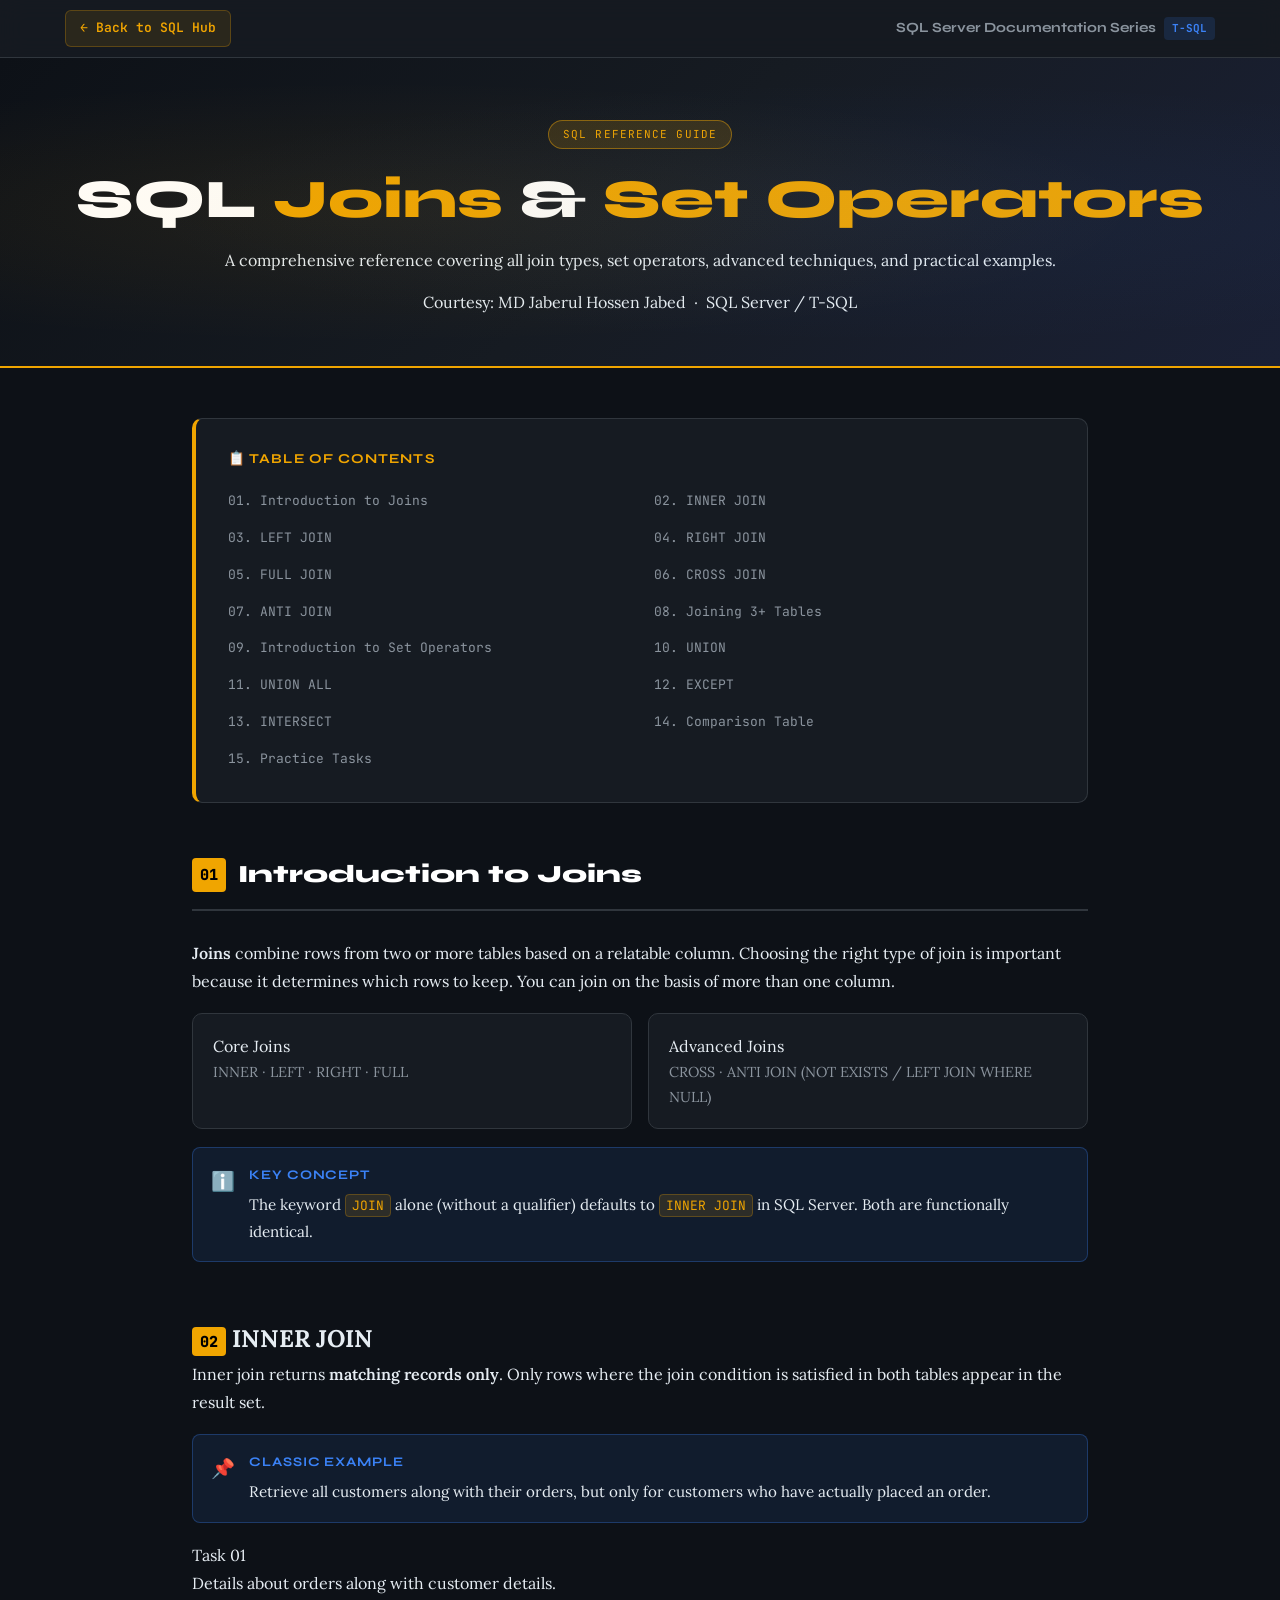
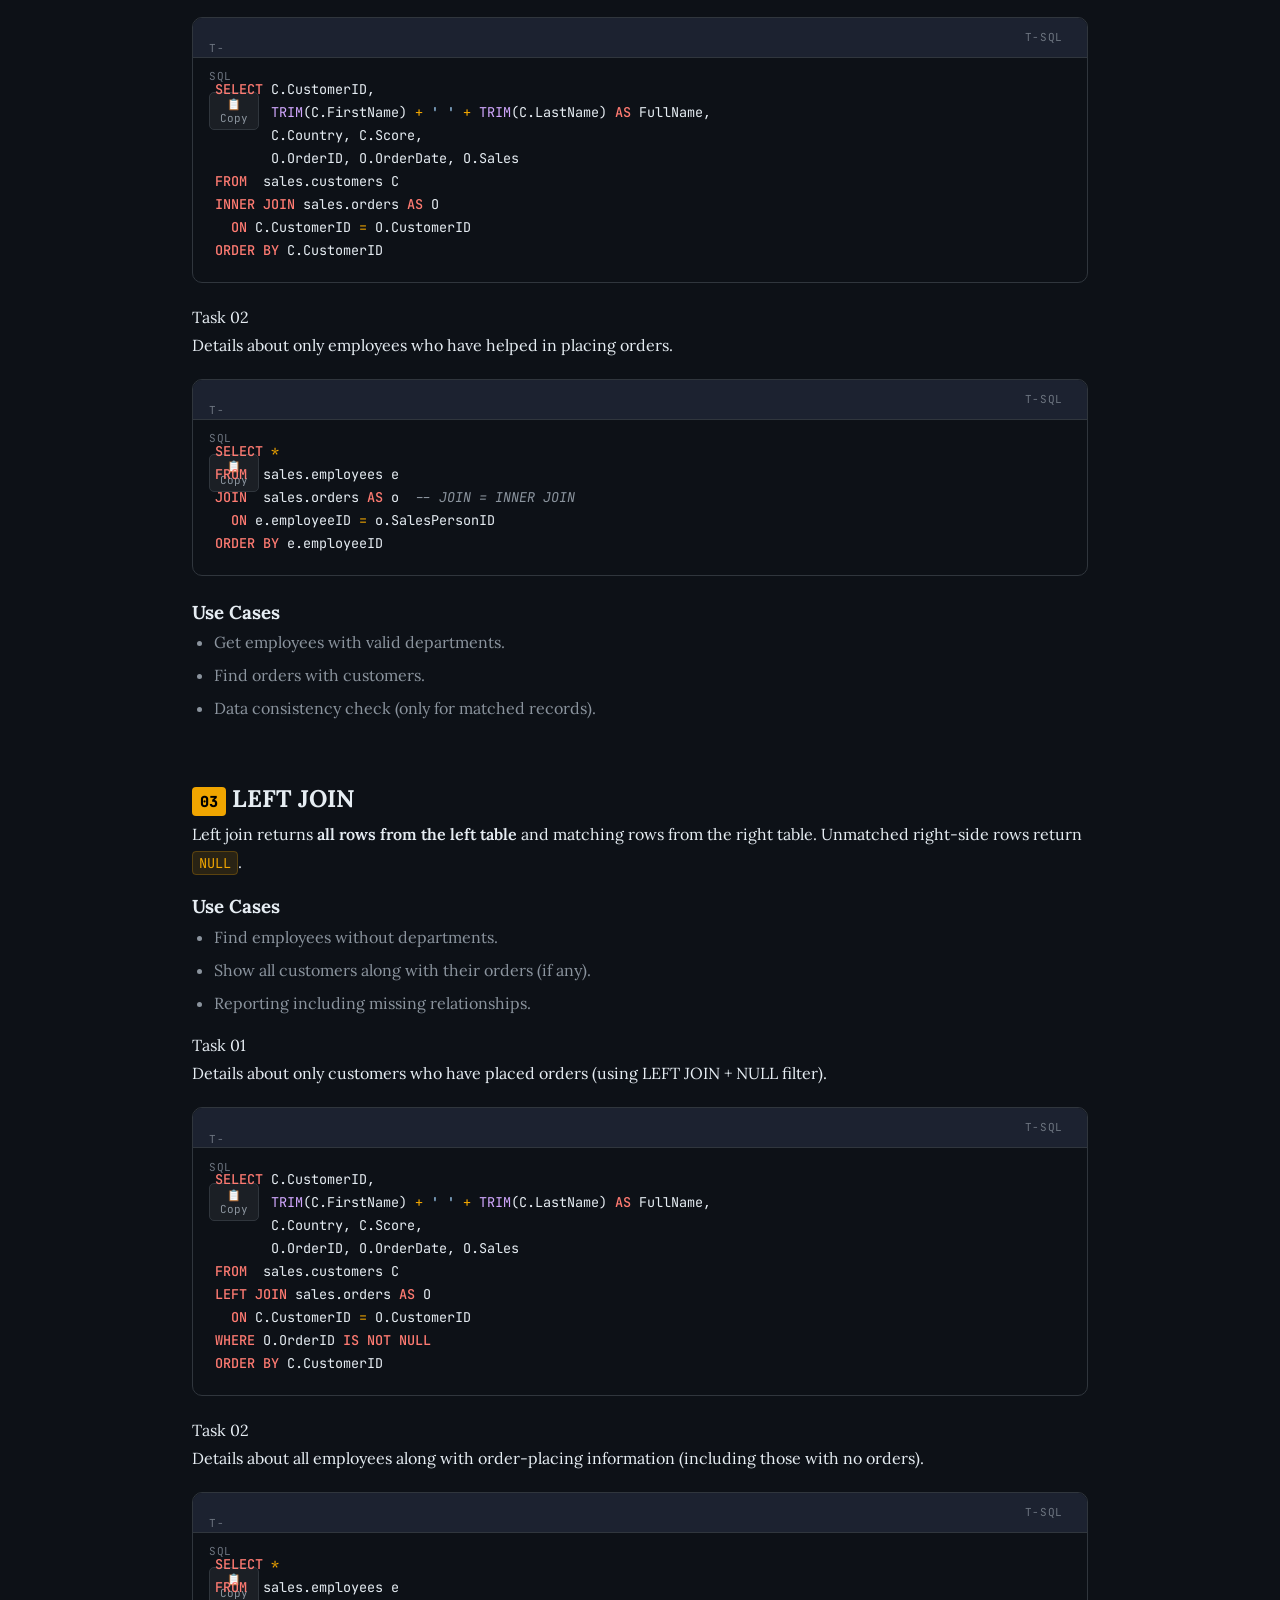
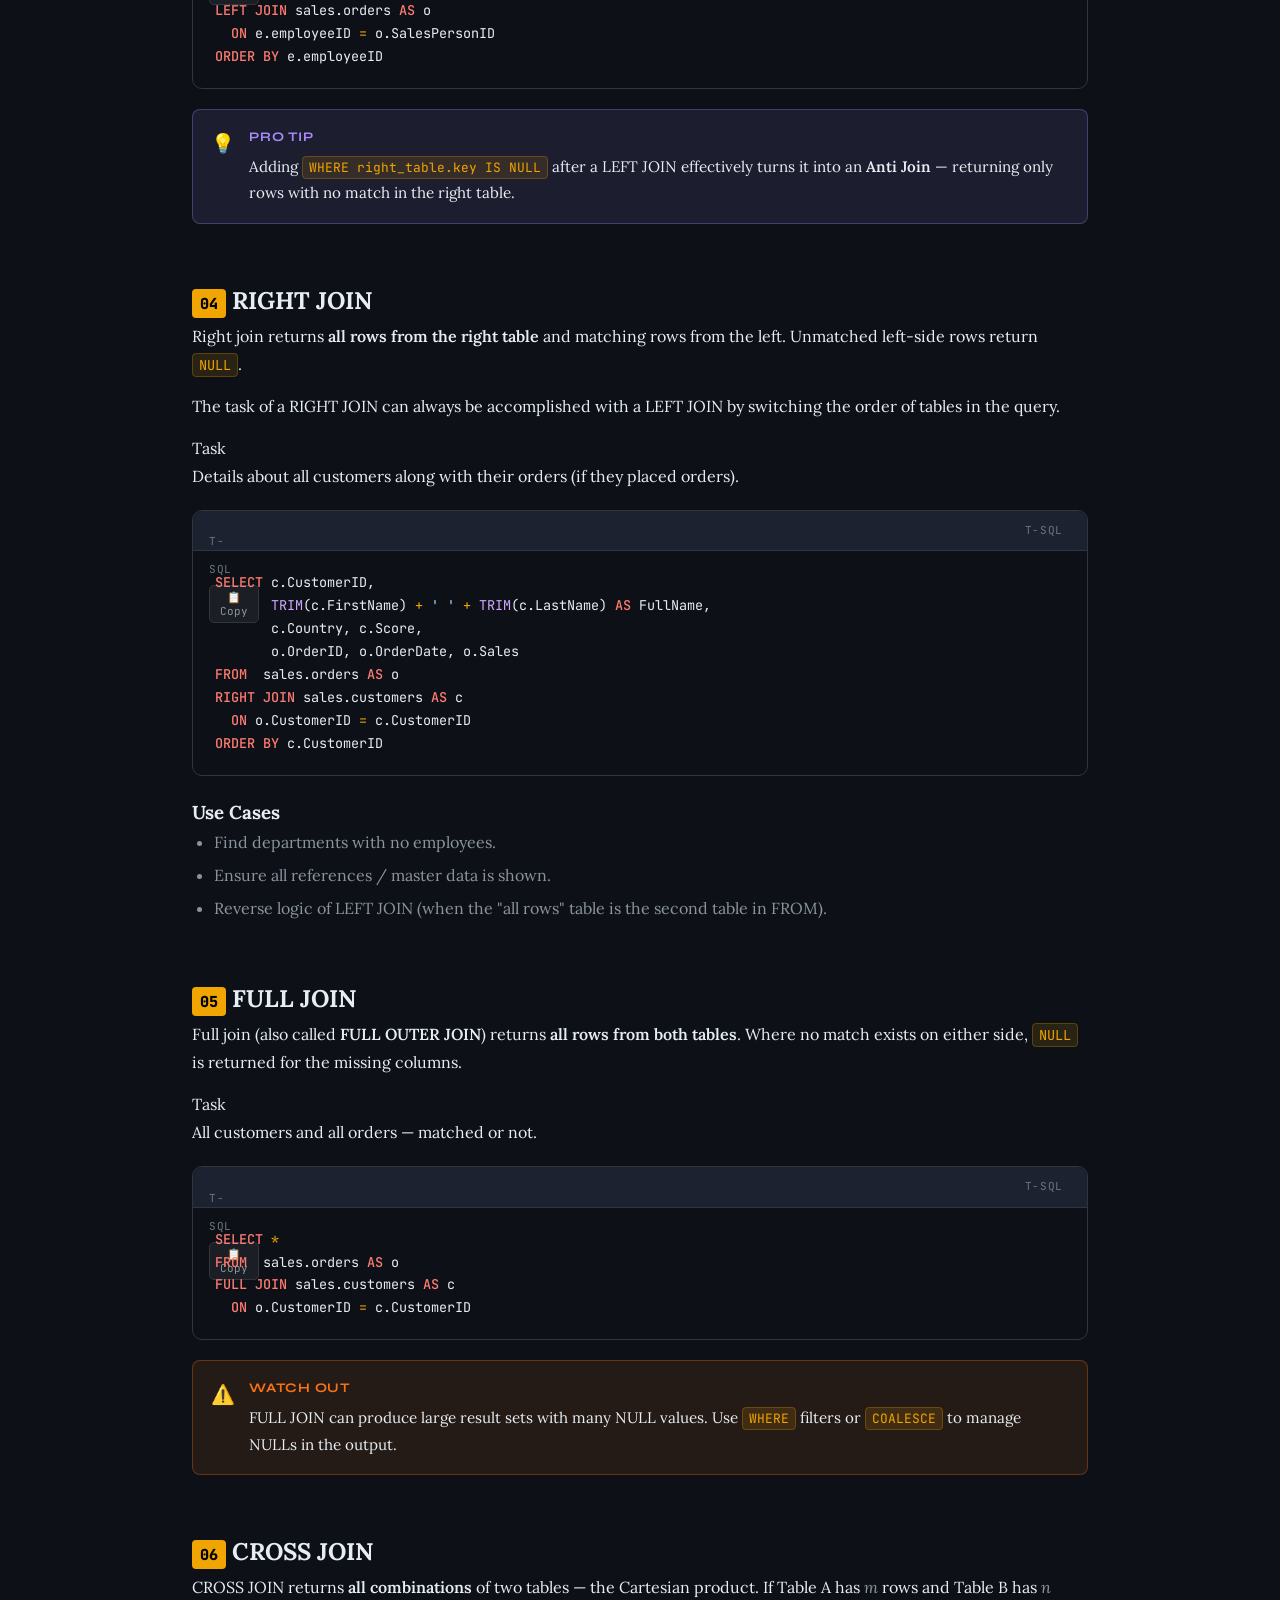
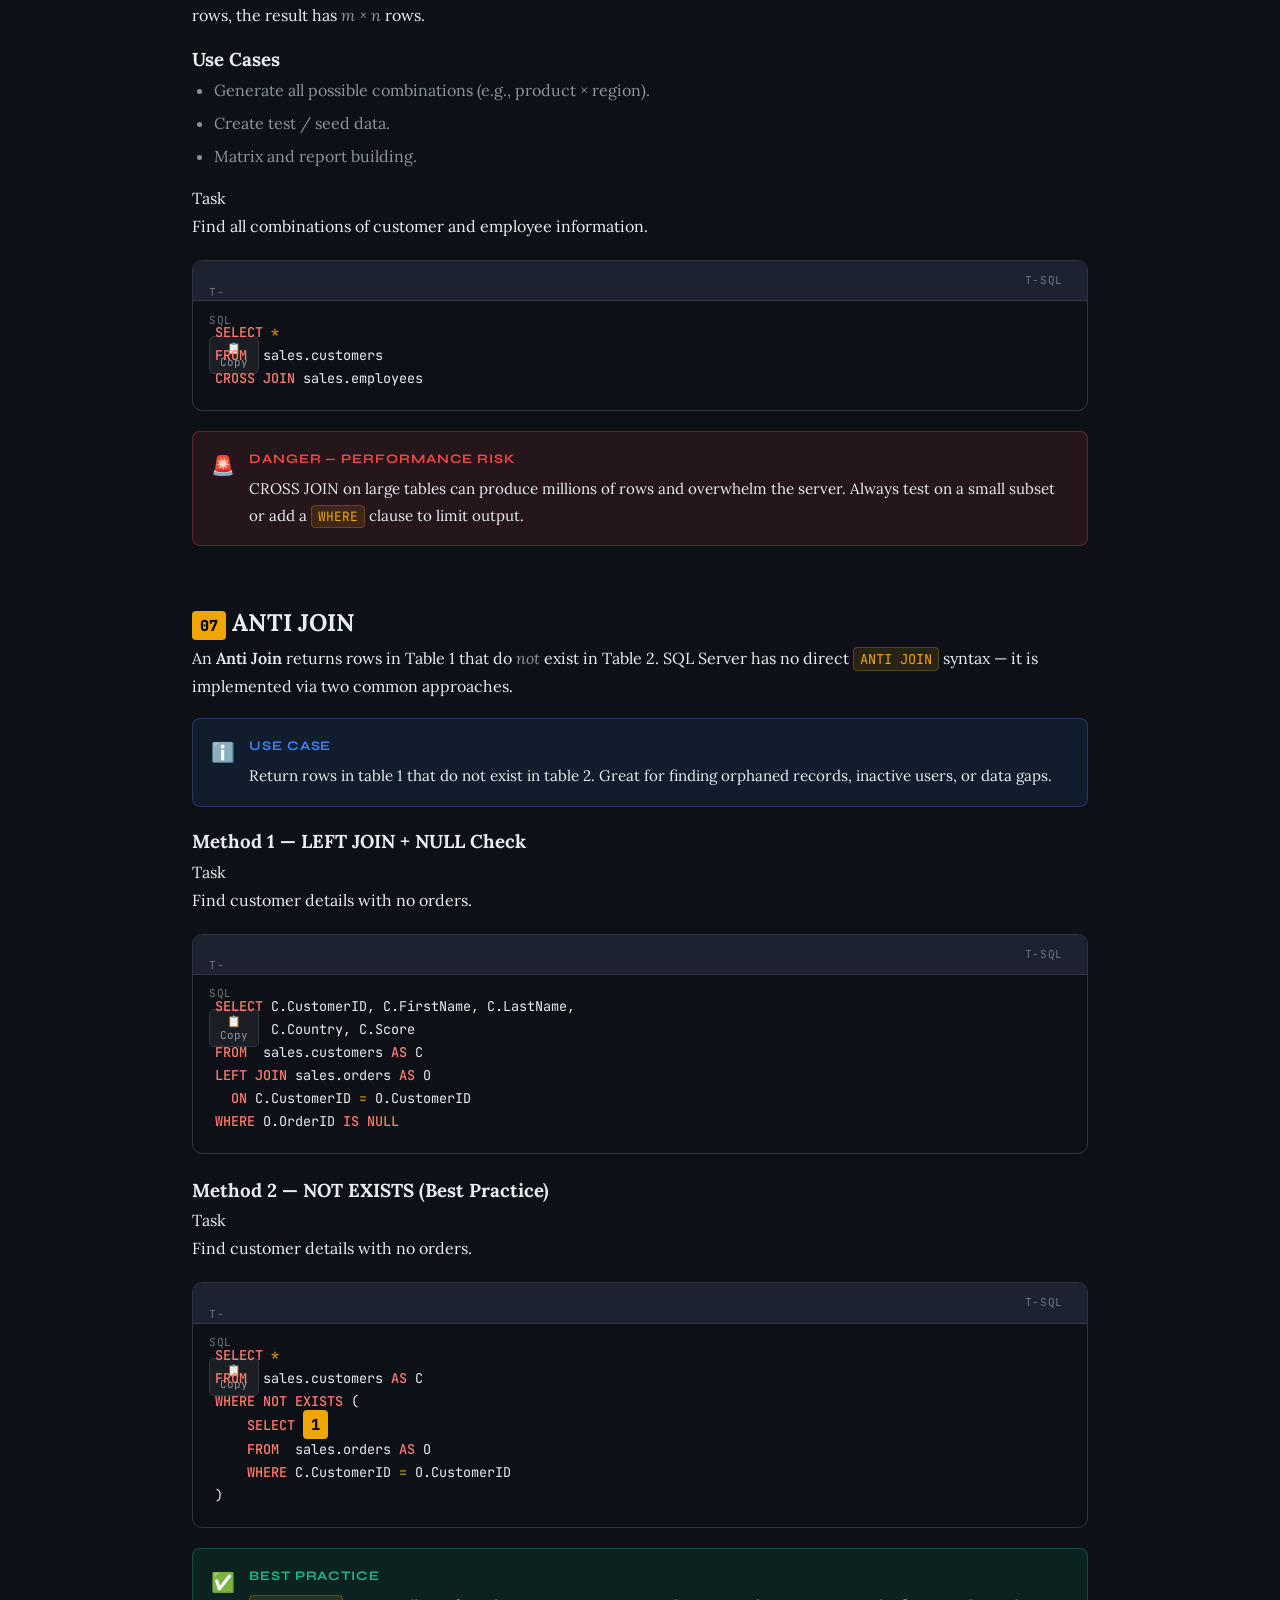
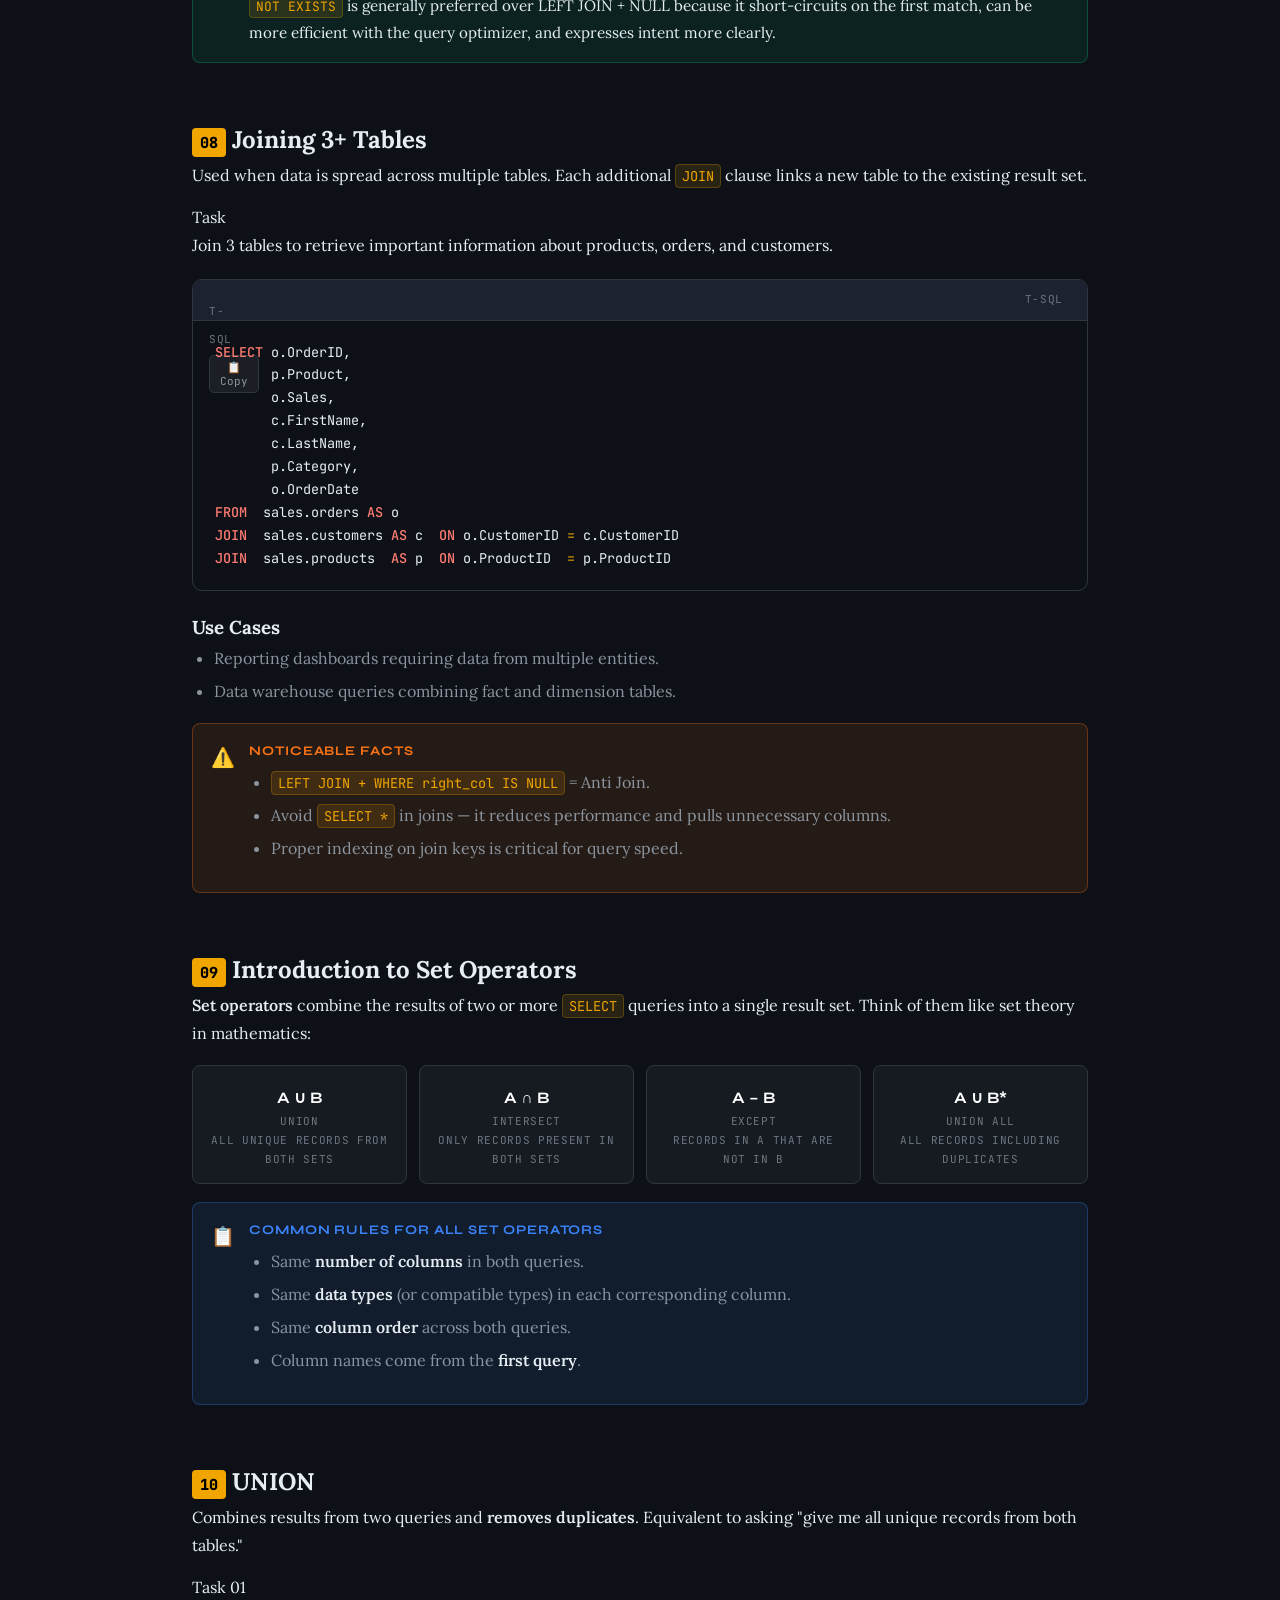
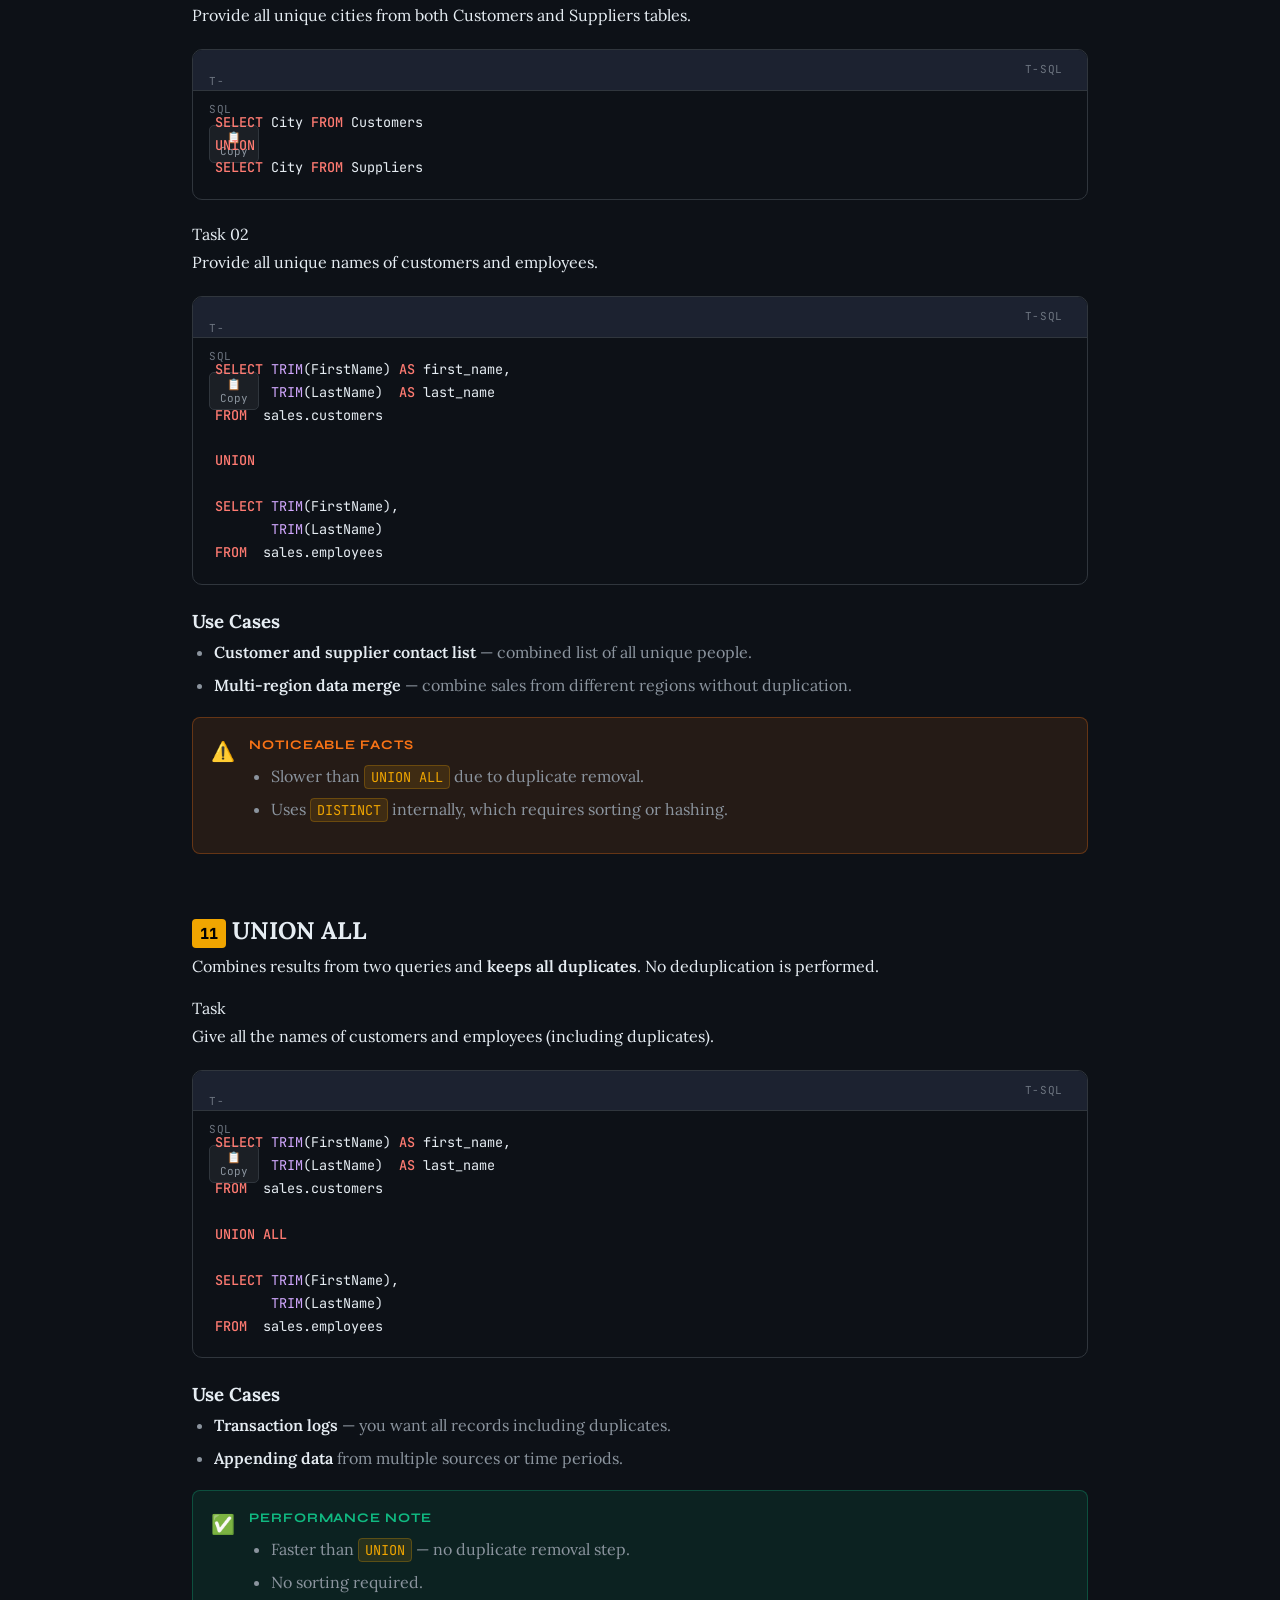
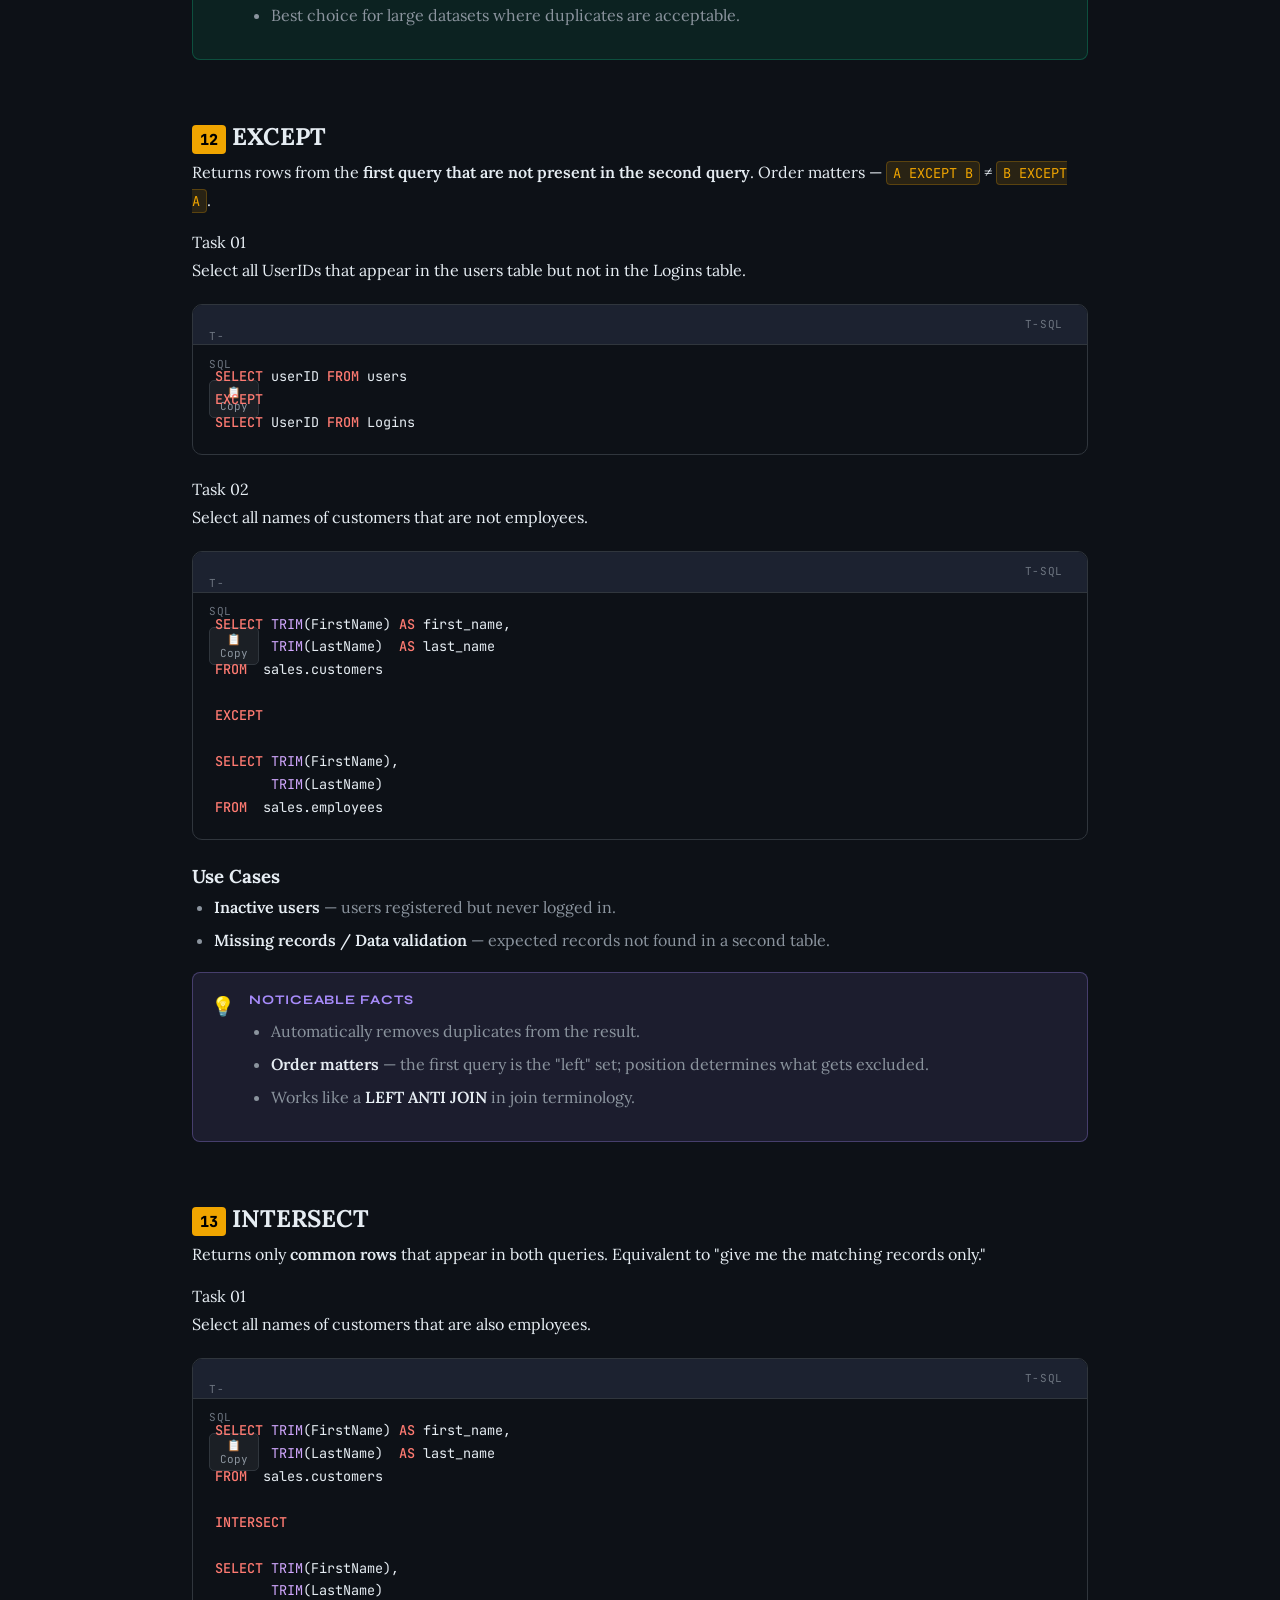
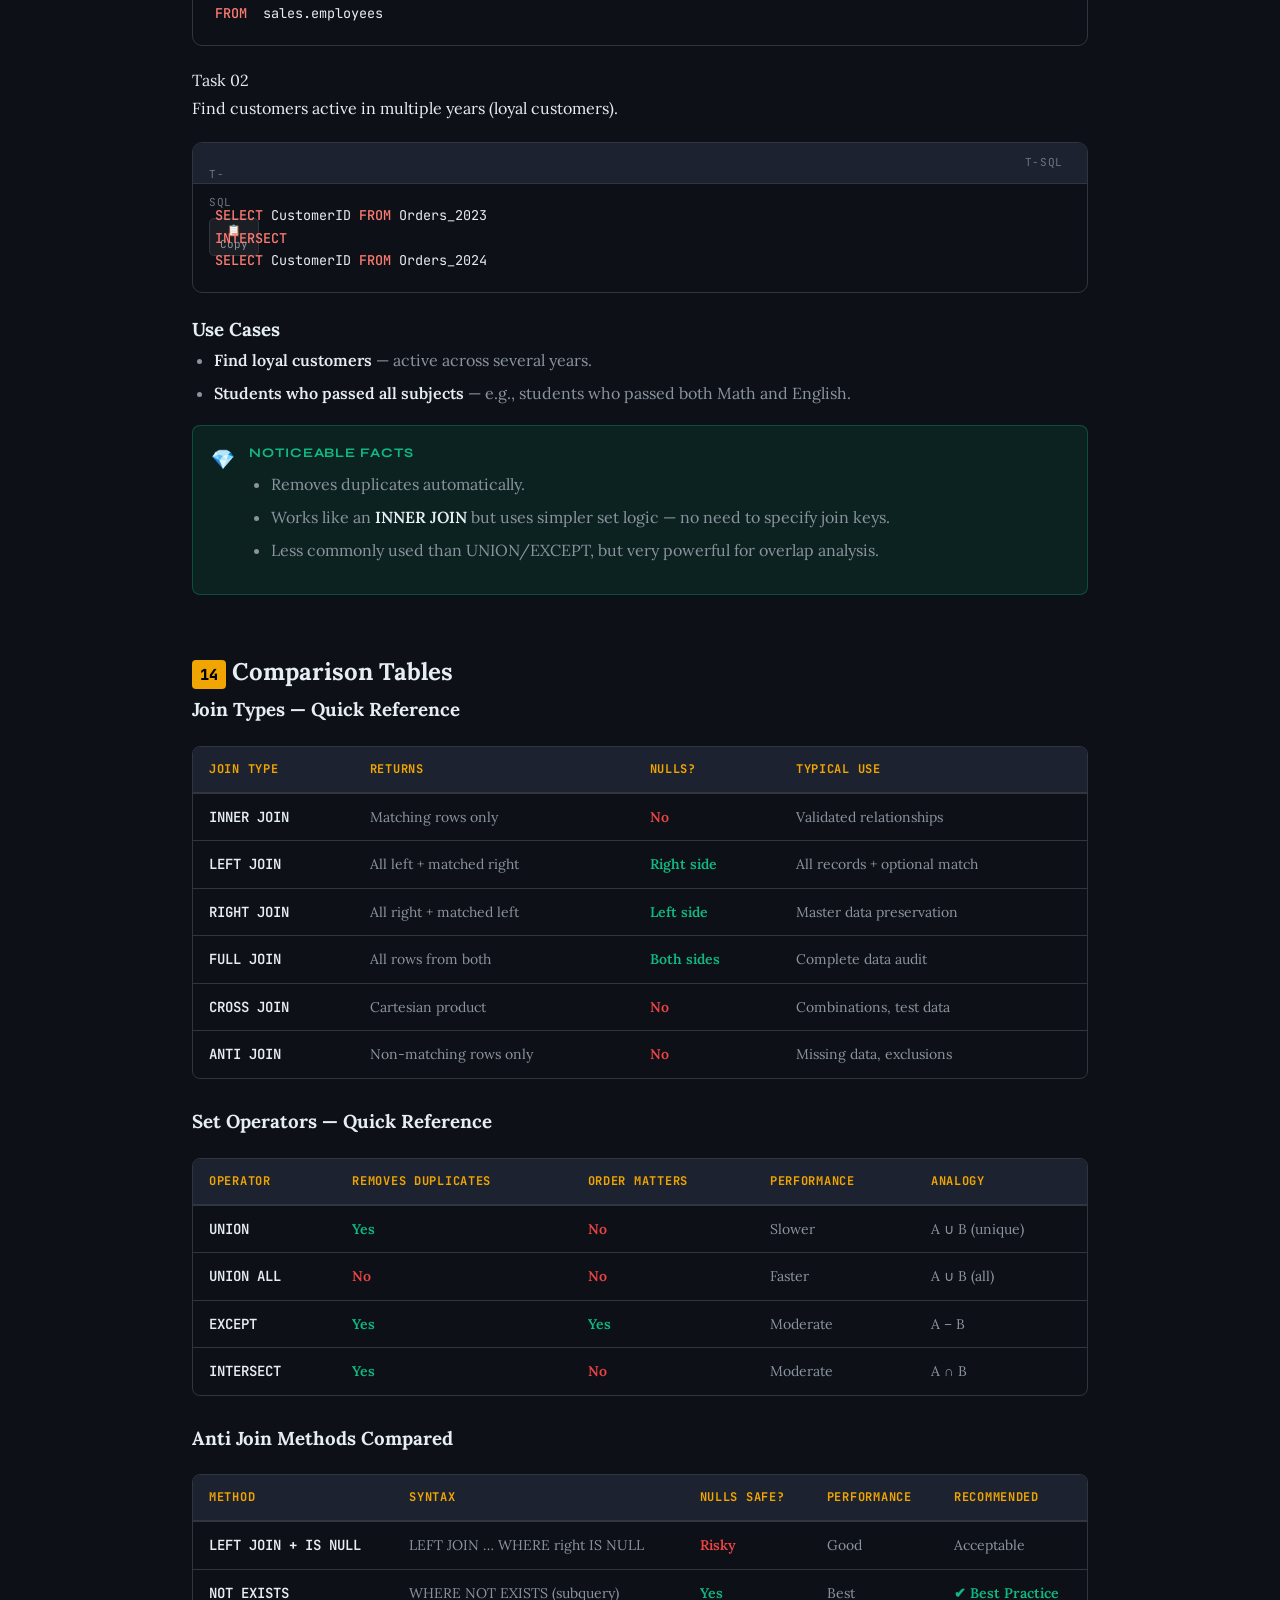
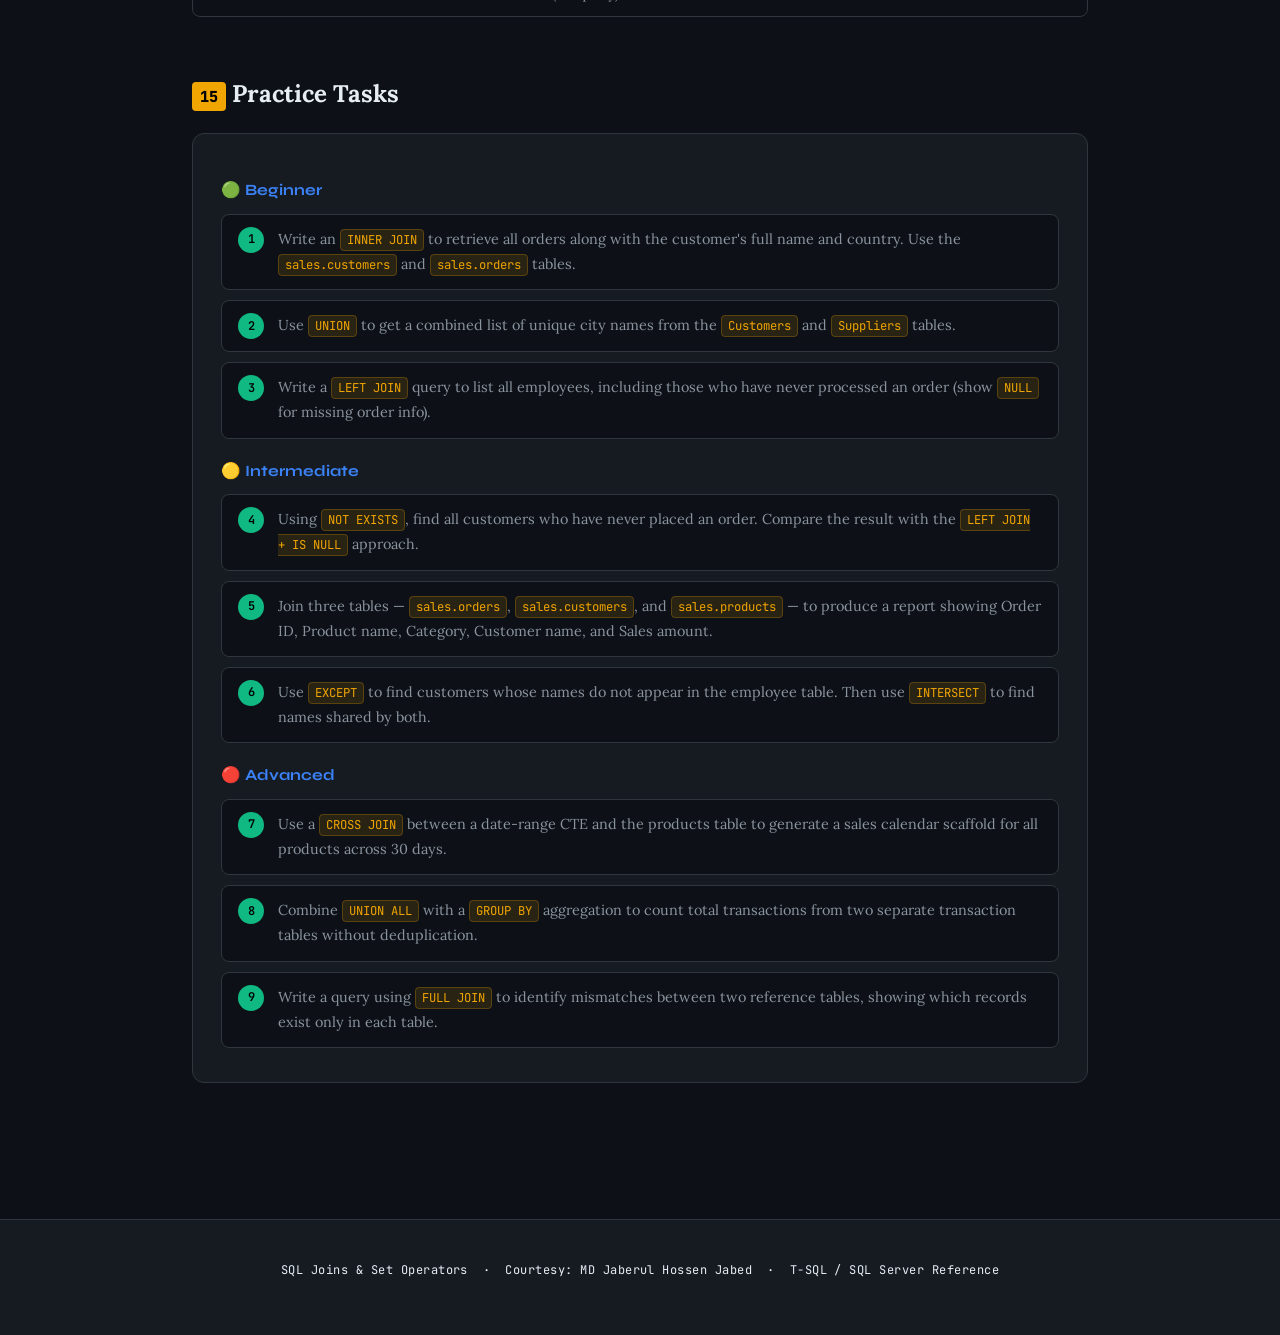
<file: SQL_Join_and_Set_Operators.html>
<!DOCTYPE html>
<html lang="en">
<head>
  <meta charset="UTF-8" />
  <meta name="viewport" content="width=device-width, initial-scale=1.0" />
  <title>SQL Joins & Set Operators</title>
  <link rel="preconnect" href="https://fonts.googleapis.com" />
  <link rel="preconnect" href="https://fonts.gstatic.com" crossorigin />
  <link href="https://fonts.googleapis.com/css2?family=Syne:wght@400;600;700;800&family=JetBrains+Mono:wght@400;500;600&family=Lora:ital,wght@0,400;0,500;1,400;1,500&display=swap" rel="stylesheet" />
<link href="style.css" rel="stylesheet" /></head>

<body>

<!-- ═══════════════════════════ TOP NAV ════════════════════════════ -->
<nav class="top-nav">
  <div class="nav-container">
    <a href="index.html" class="nav-link">← Back to SQL Hub</a>
    <div class="nav-title">SQL Server Documentation Series <span class="nav-badge">T-SQL</span></div>
  </div>
</nav>


<!-- ═══════════════════════════════════════════════════════
     HEADER
════════════════════════════════════════════════════════ -->
<header>
  <div class="header-badge">SQL Reference Guide</div>
  <h1>SQL <span>Joins</span> &amp; <span>Set Operators</span></h1>
  <p class="header-sub">A comprehensive reference covering all join types, set operators, advanced techniques, and practical examples.</p>
  <div class="header-meta">Courtesy: MD Jaberul Hossen Jabed &nbsp;·&nbsp; SQL Server / T-SQL</div>
</header>

<!-- ═══════════════════════════════════════════════════════
     MAIN CONTENT
════════════════════════════════════════════════════════ -->
<div class="wrapper">

  <nav class="toc" aria-label="Table of Contents">
    <div class="toc-heading">📋 Table of Contents</div>
    <div class="toc-grid">
    <a href="#intro"><span class="toc-num">01. </span>Introduction to Joins</a>
    <a href="#inner-join"><span class="toc-num">02. </span>INNER JOIN</a>
    <a href="#left-join"><span class="toc-num">03. </span>LEFT JOIN</a>
    <a href="#right-join"><span class="toc-num">04. </span>RIGHT JOIN</a>
    <a href="#full-join"><span class="toc-num">05. </span>FULL JOIN</a>
    <a href="#cross-join"><span class="toc-num">06. </span>CROSS JOIN</a>
    <a href="#anti-join"><span class="toc-num">07. </span>ANTI JOIN</a>
    <a href="#multi-join"><span class="toc-num">08. </span>Joining 3+ Tables</a>
    <a href="#set-intro"><span class="toc-num">09. </span>Introduction to Set Operators</a>
    <a href="#union"><span class="toc-num">10. </span>UNION</a>
    <a href="#union-all"><span class="toc-num">11. </span>UNION ALL</a>
    <a href="#except"><span class="toc-num">12. </span>EXCEPT</a>
    <a href="#intersect"><span class="toc-num">13. </span>INTERSECT</a>
    <a href="#comparison"><span class="toc-num">14. </span>Comparison Table</a>
    <a href="#practice"><span class="toc-num">15. </span>Practice Tasks</a>
    </div>
  </nav>

  <!-- ─── 01 INTRODUCTION ──────────────────────────────── -->
  <section id="intro">
    <h2 class="sec-title"><span class="num">01</span> Introduction to Joins</h2>
    <p><strong>Joins</strong> combine rows from two or more tables based on a relatable column. Choosing the right type of join is important because it determines which rows to keep. You can join on the basis of more than one column.</p>

    <div class="type-grid">
      <div class="type-card">
        <div class="type-card-title">Core Joins</div>
        <p>INNER · LEFT · RIGHT · FULL</p>
      </div>
      <div class="type-card">
        <div class="type-card-title">Advanced Joins</div>
        <p>CROSS · ANTI JOIN (NOT EXISTS / LEFT JOIN WHERE NULL)</p>
      </div>
    </div>

    <div class="callout info">
      <div class="icon">ℹ️</div>
      <div class="callout-body">
        <div class="callout-title">Key Concept</div>
        <p>The keyword <code>JOIN</code> alone (without a qualifier) defaults to <code>INNER JOIN</code> in SQL Server. Both are functionally identical.</p>
      </div>
    </div>
  </section>

  <!-- ─── 02 INNER JOIN ────────────────────────────────── -->
  <section id="inner-join">
    <h2><span class="num">02</span> INNER JOIN</h2>
    <p>Inner join returns <strong>matching records only</strong>. Only rows where the join condition is satisfied in both tables appear in the result set.</p>

    <div class="callout info">
      <div class="icon">📌</div>
      <div class="callout-body">
        <div class="callout-title">Classic Example</div>
        <p>Retrieve all customers along with their orders, but only for customers who have actually placed an order.</p>
      </div>
    </div>

    <div class="task">
      <div class="task-label">Task 01</div>
      <p>Details about orders along with customer details.</p>
    </div>
    <div class="code-wrap">
      <div class="code-header"><div class="dot r"> <span class="lang">T-SQL</span> <button class="copy-btn" onclick="copyCode(this)">📋 Copy</button></div><div class="dot y"></div><div class="dot g"></div><span class="lang">T-SQL</span></div>
      <pre><span class="kw">SELECT</span> <span class="tbl">C</span>.<span class="col">CustomerID</span>,
       <span class="fn">TRIM</span>(<span class="tbl">C</span>.<span class="col">FirstName</span>) <span class="op">+</span> <span class="str">' '</span> <span class="op">+</span> <span class="fn">TRIM</span>(<span class="tbl">C</span>.<span class="col">LastName</span>) <span class="kw">AS</span> <span class="col">FullName</span>,
       <span class="tbl">C</span>.<span class="col">Country</span>, <span class="tbl">C</span>.<span class="col">Score</span>,
       <span class="tbl">O</span>.<span class="col">OrderID</span>, <span class="tbl">O</span>.<span class="col">OrderDate</span>, <span class="tbl">O</span>.<span class="col">Sales</span>
<span class="kw">FROM</span>  <span class="tbl">sales.customers</span> <span class="tbl">C</span>
<span class="kw">INNER JOIN</span> <span class="tbl">sales.orders</span> <span class="kw">AS</span> <span class="tbl">O</span>
  <span class="kw">ON</span> <span class="tbl">C</span>.<span class="col">CustomerID</span> <span class="op">=</span> <span class="tbl">O</span>.<span class="col">CustomerID</span>
<span class="kw">ORDER BY</span> <span class="tbl">C</span>.<span class="col">CustomerID</span></pre>
    </div>

    <div class="task">
      <div class="task-label">Task 02</div>
      <p>Details about only employees who have helped in placing orders.</p>
    </div>
    <div class="code-wrap">
      <div class="code-header"><div class="dot r"> <span class="lang">T-SQL</span> <button class="copy-btn" onclick="copyCode(this)">📋 Copy</button></div><div class="dot y"></div><div class="dot g"></div><span class="lang">T-SQL</span></div>
      <pre><span class="kw">SELECT</span> <span class="op">*</span>
<span class="kw">FROM</span>  <span class="tbl">sales.employees</span> <span class="tbl">e</span>
<span class="kw">JOIN</span>  <span class="tbl">sales.orders</span> <span class="kw">AS</span> <span class="tbl">o</span>  <span class="cmt">-- JOIN = INNER JOIN</span>
  <span class="kw">ON</span> <span class="tbl">e</span>.<span class="col">employeeID</span> <span class="op">=</span> <span class="tbl">o</span>.<span class="col">SalesPersonID</span>
<span class="kw">ORDER BY</span> <span class="tbl">e</span>.<span class="col">employeeID</span></pre>
    </div>

    <h3>Use Cases</h3>
    <ul>
      <li>Get employees with valid departments.</li>
      <li>Find orders with customers.</li>
      <li>Data consistency check (only for matched records).</li>
    </ul>
  </section>

  <!-- ─── 03 LEFT JOIN ─────────────────────────────────── -->
  <section id="left-join">
    <h2><span class="num">03</span> LEFT JOIN</h2>
    <p>Left join returns <strong>all rows from the left table</strong> and matching rows from the right table. Unmatched right-side rows return <code>NULL</code>.</p>

    <h3>Use Cases</h3>
    <ul>
      <li>Find employees without departments.</li>
      <li>Show all customers along with their orders (if any).</li>
      <li>Reporting including missing relationships.</li>
    </ul>

    <div class="task">
      <div class="task-label">Task 01</div>
      <p>Details about only customers who have placed orders (using LEFT JOIN + NULL filter).</p>
    </div>
    <div class="code-wrap">
      <div class="code-header"><div class="dot r"> <span class="lang">T-SQL</span> <button class="copy-btn" onclick="copyCode(this)">📋 Copy</button></div><div class="dot y"></div><div class="dot g"></div><span class="lang">T-SQL</span></div>
      <pre><span class="kw">SELECT</span> <span class="tbl">C</span>.<span class="col">CustomerID</span>,
       <span class="fn">TRIM</span>(<span class="tbl">C</span>.<span class="col">FirstName</span>) <span class="op">+</span> <span class="str">' '</span> <span class="op">+</span> <span class="fn">TRIM</span>(<span class="tbl">C</span>.<span class="col">LastName</span>) <span class="kw">AS</span> <span class="col">FullName</span>,
       <span class="tbl">C</span>.<span class="col">Country</span>, <span class="tbl">C</span>.<span class="col">Score</span>,
       <span class="tbl">O</span>.<span class="col">OrderID</span>, <span class="tbl">O</span>.<span class="col">OrderDate</span>, <span class="tbl">O</span>.<span class="col">Sales</span>
<span class="kw">FROM</span>  <span class="tbl">sales.customers</span> <span class="tbl">C</span>
<span class="kw">LEFT JOIN</span> <span class="tbl">sales.orders</span> <span class="kw">AS</span> <span class="tbl">O</span>
  <span class="kw">ON</span> <span class="tbl">C</span>.<span class="col">CustomerID</span> <span class="op">=</span> <span class="tbl">O</span>.<span class="col">CustomerID</span>
<span class="kw">WHERE</span> <span class="tbl">O</span>.<span class="col">OrderID</span> <span class="kw">IS NOT NULL</span>
<span class="kw">ORDER BY</span> <span class="tbl">C</span>.<span class="col">CustomerID</span></pre>
    </div>

    <div class="task">
      <div class="task-label">Task 02</div>
      <p>Details about all employees along with order-placing information (including those with no orders).</p>
    </div>
    <div class="code-wrap">
      <div class="code-header"><div class="dot r"> <span class="lang">T-SQL</span> <button class="copy-btn" onclick="copyCode(this)">📋 Copy</button></div><div class="dot y"></div><div class="dot g"></div><span class="lang">T-SQL</span></div>
      <pre><span class="kw">SELECT</span> <span class="op">*</span>
<span class="kw">FROM</span>  <span class="tbl">sales.employees</span> <span class="tbl">e</span>
<span class="kw">LEFT JOIN</span> <span class="tbl">sales.orders</span> <span class="kw">AS</span> <span class="tbl">o</span>
  <span class="kw">ON</span> <span class="tbl">e</span>.<span class="col">employeeID</span> <span class="op">=</span> <span class="tbl">o</span>.<span class="col">SalesPersonID</span>
<span class="kw">ORDER BY</span> <span class="tbl">e</span>.<span class="col">employeeID</span></pre>
    </div>

    <div class="callout tip">
      <div class="icon">💡</div>
      <div class="callout-body">
        <div class="callout-title">Pro Tip</div>
        <p>Adding <code>WHERE right_table.key IS NULL</code> after a LEFT JOIN effectively turns it into an <strong>Anti Join</strong> — returning only rows with no match in the right table.</p>
      </div>
    </div>
  </section>

  <!-- ─── 04 RIGHT JOIN ────────────────────────────────── -->
  <section id="right-join">
    <h2><span class="num">04</span> RIGHT JOIN</h2>
    <p>Right join returns <strong>all rows from the right table</strong> and matching rows from the left. Unmatched left-side rows return <code>NULL</code>.</p>
    <p>The task of a RIGHT JOIN can always be accomplished with a LEFT JOIN by switching the order of tables in the query.</p>

    <div class="task">
      <div class="task-label">Task</div>
      <p>Details about all customers along with their orders (if they placed orders).</p>
    </div>
    <div class="code-wrap">
      <div class="code-header"><div class="dot r"> <span class="lang">T-SQL</span> <button class="copy-btn" onclick="copyCode(this)">📋 Copy</button></div><div class="dot y"></div><div class="dot g"></div><span class="lang">T-SQL</span></div>
      <pre><span class="kw">SELECT</span> <span class="tbl">c</span>.<span class="col">CustomerID</span>,
       <span class="fn">TRIM</span>(<span class="tbl">c</span>.<span class="col">FirstName</span>) <span class="op">+</span> <span class="str">' '</span> <span class="op">+</span> <span class="fn">TRIM</span>(<span class="tbl">c</span>.<span class="col">LastName</span>) <span class="kw">AS</span> <span class="col">FullName</span>,
       <span class="tbl">c</span>.<span class="col">Country</span>, <span class="tbl">c</span>.<span class="col">Score</span>,
       <span class="tbl">o</span>.<span class="col">OrderID</span>, <span class="tbl">o</span>.<span class="col">OrderDate</span>, <span class="tbl">o</span>.<span class="col">Sales</span>
<span class="kw">FROM</span>  <span class="tbl">sales.orders</span> <span class="kw">AS</span> <span class="tbl">o</span>
<span class="kw">RIGHT JOIN</span> <span class="tbl">sales.customers</span> <span class="kw">AS</span> <span class="tbl">c</span>
  <span class="kw">ON</span> <span class="tbl">o</span>.<span class="col">CustomerID</span> <span class="op">=</span> <span class="tbl">c</span>.<span class="col">CustomerID</span>
<span class="kw">ORDER BY</span> <span class="tbl">c</span>.<span class="col">CustomerID</span></pre>
    </div>

    <h3>Use Cases</h3>
    <ul>
      <li>Find departments with no employees.</li>
      <li>Ensure all references / master data is shown.</li>
      <li>Reverse logic of LEFT JOIN (when the "all rows" table is the second table in FROM).</li>
    </ul>
  </section>

  <!-- ─── 05 FULL JOIN ─────────────────────────────────── -->
  <section id="full-join">
    <h2><span class="num">05</span> FULL JOIN</h2>
    <p>Full join (also called <strong>FULL OUTER JOIN</strong>) returns <strong>all rows from both tables</strong>. Where no match exists on either side, <code>NULL</code> is returned for the missing columns.</p>

    <div class="task">
      <div class="task-label">Task</div>
      <p>All customers and all orders — matched or not.</p>
    </div>
    <div class="code-wrap">
      <div class="code-header"><div class="dot r"> <span class="lang">T-SQL</span> <button class="copy-btn" onclick="copyCode(this)">📋 Copy</button></div><div class="dot y"></div><div class="dot g"></div><span class="lang">T-SQL</span></div>
      <pre><span class="kw">SELECT</span> <span class="op">*</span>
<span class="kw">FROM</span>  <span class="tbl">sales.orders</span> <span class="kw">AS</span> <span class="tbl">o</span>
<span class="kw">FULL JOIN</span> <span class="tbl">sales.customers</span> <span class="kw">AS</span> <span class="tbl">c</span>
  <span class="kw">ON</span> <span class="tbl">o</span>.<span class="col">CustomerID</span> <span class="op">=</span> <span class="tbl">c</span>.<span class="col">CustomerID</span></pre>
    </div>

    <div class="callout warn">
      <div class="icon">⚠️</div>
      <div class="callout-body">
        <div class="callout-title">Watch Out</div>
        <p>FULL JOIN can produce large result sets with many NULL values. Use <code>WHERE</code> filters or <code>COALESCE</code> to manage NULLs in the output.</p>
      </div>
    </div>
  </section>

  <!-- ─── 06 CROSS JOIN ────────────────────────────────── -->
  <section id="cross-join">
    <h2><span class="num">06</span> CROSS JOIN</h2>
    <p>CROSS JOIN returns <strong>all combinations</strong> of two tables — the Cartesian product. If Table A has <em>m</em> rows and Table B has <em>n</em> rows, the result has <em>m × n</em> rows.</p>

    <h3>Use Cases</h3>
    <ul>
      <li>Generate all possible combinations (e.g., product × region).</li>
      <li>Create test / seed data.</li>
      <li>Matrix and report building.</li>
    </ul>

    <div class="task">
      <div class="task-label">Task</div>
      <p>Find all combinations of customer and employee information.</p>
    </div>
    <div class="code-wrap">
      <div class="code-header"><div class="dot r"> <span class="lang">T-SQL</span> <button class="copy-btn" onclick="copyCode(this)">📋 Copy</button></div><div class="dot y"></div><div class="dot g"></div><span class="lang">T-SQL</span></div>
      <pre><span class="kw">SELECT</span> <span class="op">*</span>
<span class="kw">FROM</span>  <span class="tbl">sales.customers</span>
<span class="kw">CROSS JOIN</span> <span class="tbl">sales.employees</span></pre>
    </div>

    <div class="callout danger">
      <div class="icon">🚨</div>
      <div class="callout-body">
        <div class="callout-title">Danger — Performance Risk</div>
        <p>CROSS JOIN on large tables can produce millions of rows and overwhelm the server. Always test on a small subset or add a <code>WHERE</code> clause to limit output.</p>
      </div>
    </div>
  </section>

  <!-- ─── 07 ANTI JOIN ─────────────────────────────────── -->
  <section id="anti-join">
    <h2><span class="num">07</span> ANTI JOIN</h2>
    <p>An <strong>Anti Join</strong> returns rows in Table 1 that do <em>not</em> exist in Table 2. SQL Server has no direct <code>ANTI JOIN</code> syntax — it is implemented via two common approaches.</p>

    <div class="callout info">
      <div class="icon">ℹ️</div>
      <div class="callout-body">
        <div class="callout-title">Use Case</div>
        <p>Return rows in table 1 that do not exist in table 2. Great for finding orphaned records, inactive users, or data gaps.</p>
      </div>
    </div>

    <h3>Method 1 — LEFT JOIN + NULL Check</h3>
    <div class="task">
      <div class="task-label">Task</div>
      <p>Find customer details with no orders.</p>
    </div>
    <div class="code-wrap">
      <div class="code-header"><div class="dot r"> <span class="lang">T-SQL</span> <button class="copy-btn" onclick="copyCode(this)">📋 Copy</button></div><div class="dot y"></div><div class="dot g"></div><span class="lang">T-SQL</span></div>
      <pre><span class="kw">SELECT</span> <span class="tbl">C</span>.<span class="col">CustomerID</span>, <span class="tbl">C</span>.<span class="col">FirstName</span>, <span class="tbl">C</span>.<span class="col">LastName</span>,
       <span class="tbl">C</span>.<span class="col">Country</span>, <span class="tbl">C</span>.<span class="col">Score</span>
<span class="kw">FROM</span>  <span class="tbl">sales.customers</span> <span class="kw">AS</span> <span class="tbl">C</span>
<span class="kw">LEFT JOIN</span> <span class="tbl">sales.orders</span> <span class="kw">AS</span> <span class="tbl">O</span>
  <span class="kw">ON</span> <span class="tbl">C</span>.<span class="col">CustomerID</span> <span class="op">=</span> <span class="tbl">O</span>.<span class="col">CustomerID</span>
<span class="kw">WHERE</span> <span class="tbl">O</span>.<span class="col">OrderID</span> <span class="kw">IS NULL</span></pre>
    </div>

    <h3>Method 2 — NOT EXISTS (Best Practice)</h3>
    <div class="task">
      <div class="task-label">Task</div>
      <p>Find customer details with no orders.</p>
    </div>
    <div class="code-wrap">
      <div class="code-header"><div class="dot r"> <span class="lang">T-SQL</span> <button class="copy-btn" onclick="copyCode(this)">📋 Copy</button></div><div class="dot y"></div><div class="dot g"></div><span class="lang">T-SQL</span></div>
      <pre><span class="kw">SELECT</span> <span class="op">*</span>
<span class="kw">FROM</span>  <span class="tbl">sales.customers</span> <span class="kw">AS</span> <span class="tbl">C</span>
<span class="kw">WHERE NOT EXISTS</span> (
    <span class="kw">SELECT</span> <span class="num">1</span>
    <span class="kw">FROM</span>  <span class="tbl">sales.orders</span> <span class="kw">AS</span> <span class="tbl">O</span>
    <span class="kw">WHERE</span> <span class="tbl">C</span>.<span class="col">CustomerID</span> <span class="op">=</span> <span class="tbl">O</span>.<span class="col">CustomerID</span>
)</pre>
    </div>

    <div class="callout gem">
      <div class="icon">✅</div>
      <div class="callout-body">
        <div class="callout-title">Best Practice</div>
        <p><code>NOT EXISTS</code> is generally preferred over LEFT JOIN + NULL because it short-circuits on the first match, can be more efficient with the query optimizer, and expresses intent more clearly.</p>
      </div>
    </div>
  </section>

  <!-- ─── 08 JOINING 3+ TABLES ─────────────────────────── -->
  <section id="multi-join">
    <h2><span class="num">08</span> Joining 3+ Tables</h2>
    <p>Used when data is spread across multiple tables. Each additional <code>JOIN</code> clause links a new table to the existing result set.</p>

    <div class="task">
      <div class="task-label">Task</div>
      <p>Join 3 tables to retrieve important information about products, orders, and customers.</p>
    </div>
    <div class="code-wrap">
      <div class="code-header"><div class="dot r"> <span class="lang">T-SQL</span> <button class="copy-btn" onclick="copyCode(this)">📋 Copy</button></div><div class="dot y"></div><div class="dot g"></div><span class="lang">T-SQL</span></div>
      <pre><span class="kw">SELECT</span> <span class="tbl">o</span>.<span class="col">OrderID</span>,
       <span class="tbl">p</span>.<span class="col">Product</span>,
       <span class="tbl">o</span>.<span class="col">Sales</span>,
       <span class="tbl">c</span>.<span class="col">FirstName</span>,
       <span class="tbl">c</span>.<span class="col">LastName</span>,
       <span class="tbl">p</span>.<span class="col">Category</span>,
       <span class="tbl">o</span>.<span class="col">OrderDate</span>
<span class="kw">FROM</span>  <span class="tbl">sales.orders</span> <span class="kw">AS</span> <span class="tbl">o</span>
<span class="kw">JOIN</span>  <span class="tbl">sales.customers</span> <span class="kw">AS</span> <span class="tbl">c</span>  <span class="kw">ON</span> <span class="tbl">o</span>.<span class="col">CustomerID</span> <span class="op">=</span> <span class="tbl">c</span>.<span class="col">CustomerID</span>
<span class="kw">JOIN</span>  <span class="tbl">sales.products</span>  <span class="kw">AS</span> <span class="tbl">p</span>  <span class="kw">ON</span> <span class="tbl">o</span>.<span class="col">ProductID</span>  <span class="op">=</span> <span class="tbl">p</span>.<span class="col">ProductID</span></pre>
    </div>

    <h3>Use Cases</h3>
    <ul>
      <li>Reporting dashboards requiring data from multiple entities.</li>
      <li>Data warehouse queries combining fact and dimension tables.</li>
    </ul>

    <div class="callout warn">
      <div class="icon">⚠️</div>
      <div class="callout-body">
        <div class="callout-title">Noticeable Facts</div>
        <ul>
          <li><code>LEFT JOIN + WHERE right_col IS NULL</code> = Anti Join.</li>
          <li>Avoid <code>SELECT *</code> in joins — it reduces performance and pulls unnecessary columns.</li>
          <li>Proper indexing on join keys is critical for query speed.</li>
        </ul>
      </div>
    </div>
  </section>

  <!-- ─── 09 SET OPERATORS INTRO ───────────────────────── -->
  <section id="set-intro">
    <h2><span class="num">09</span> Introduction to Set Operators</h2>
    <p><strong>Set operators</strong> combine the results of two or more <code>SELECT</code> queries into a single result set. Think of them like set theory in mathematics:</p>

    <div class="facts-grid">
      <div class="fact-card">
        <div class="fact-val">A ∪ B</div>
        <div class="fact-label">UNION</div>
        <div class="fact-label">All unique records from both sets</div>
      </div>
      <div class="fact-card">
        <div class="fact-val">A ∩ B</div>
        <div class="fact-label">INTERSECT</div>
        <div class="fact-label">Only records present in both sets</div>
      </div>
      <div class="fact-card">
        <div class="fact-val">A – B</div>
        <div class="fact-label">EXCEPT</div>
        <div class="fact-label">Records in A that are not in B</div>
      </div>
      <div class="fact-card">
        <div class="fact-val">A ∪ B*</div>
        <div class="fact-label">UNION ALL</div>
        <div class="fact-label">All records including duplicates</div>
      </div>
    </div>

    <div class="callout info">
      <div class="icon">📋</div>
      <div class="callout-body">
        <div class="callout-title">Common Rules for All Set Operators</div>
        <ul>
          <li>Same <strong>number of columns</strong> in both queries.</li>
          <li>Same <strong>data types</strong> (or compatible types) in each corresponding column.</li>
          <li>Same <strong>column order</strong> across both queries.</li>
          <li>Column names come from the <strong>first query</strong>.</li>
        </ul>
      </div>
    </div>
  </section>

  <!-- ─── 10 UNION ─────────────────────────────────────── -->
  <section id="union">
    <h2><span class="num">10</span> UNION</h2>
    <p>Combines results from two queries and <strong>removes duplicates</strong>. Equivalent to asking "give me all unique records from both tables."</p>

    <div class="task">
      <div class="task-label">Task 01</div>
      <p>Provide all unique cities from both Customers and Suppliers tables.</p>
    </div>
    <div class="code-wrap">
      <div class="code-header"><div class="dot r"> <span class="lang">T-SQL</span> <button class="copy-btn" onclick="copyCode(this)">📋 Copy</button></div><div class="dot y"></div><div class="dot g"></div><span class="lang">T-SQL</span></div>
      <pre><span class="kw">SELECT</span> <span class="col">City</span> <span class="kw">FROM</span> <span class="tbl">Customers</span>
<span class="kw">UNION</span>
<span class="kw">SELECT</span> <span class="col">City</span> <span class="kw">FROM</span> <span class="tbl">Suppliers</span></pre>
    </div>

    <div class="task">
      <div class="task-label">Task 02</div>
      <p>Provide all unique names of customers and employees.</p>
    </div>
    <div class="code-wrap">
      <div class="code-header"><div class="dot r"> <span class="lang">T-SQL</span> <button class="copy-btn" onclick="copyCode(this)">📋 Copy</button></div><div class="dot y"></div><div class="dot g"></div><span class="lang">T-SQL</span></div>
      <pre><span class="kw">SELECT</span> <span class="fn">TRIM</span>(<span class="col">FirstName</span>) <span class="kw">AS</span> <span class="col">first_name</span>,
       <span class="fn">TRIM</span>(<span class="col">LastName</span>)  <span class="kw">AS</span> <span class="col">last_name</span>
<span class="kw">FROM</span>  <span class="tbl">sales.customers</span>

<span class="kw">UNION</span>

<span class="kw">SELECT</span> <span class="fn">TRIM</span>(<span class="col">FirstName</span>),
       <span class="fn">TRIM</span>(<span class="col">LastName</span>)
<span class="kw">FROM</span>  <span class="tbl">sales.employees</span></pre>
    </div>

    <h3>Use Cases</h3>
    <ul>
      <li><strong>Customer and supplier contact list</strong> — combined list of all unique people.</li>
      <li><strong>Multi-region data merge</strong> — combine sales from different regions without duplication.</li>
    </ul>

    <div class="callout warn">
      <div class="icon">⚠️</div>
      <div class="callout-body">
        <div class="callout-title">Noticeable Facts</div>
        <ul>
          <li>Slower than <code>UNION ALL</code> due to duplicate removal.</li>
          <li>Uses <code>DISTINCT</code> internally, which requires sorting or hashing.</li>
        </ul>
      </div>
    </div>
  </section>

  <!-- ─── 11 UNION ALL ─────────────────────────────────── -->
  <section id="union-all">
    <h2><span class="num">11</span> UNION ALL</h2>
    <p>Combines results from two queries and <strong>keeps all duplicates</strong>. No deduplication is performed.</p>

    <div class="task">
      <div class="task-label">Task</div>
      <p>Give all the names of customers and employees (including duplicates).</p>
    </div>
    <div class="code-wrap">
      <div class="code-header"><div class="dot r"> <span class="lang">T-SQL</span> <button class="copy-btn" onclick="copyCode(this)">📋 Copy</button></div><div class="dot y"></div><div class="dot g"></div><span class="lang">T-SQL</span></div>
      <pre><span class="kw">SELECT</span> <span class="fn">TRIM</span>(<span class="col">FirstName</span>) <span class="kw">AS</span> <span class="col">first_name</span>,
       <span class="fn">TRIM</span>(<span class="col">LastName</span>)  <span class="kw">AS</span> <span class="col">last_name</span>
<span class="kw">FROM</span>  <span class="tbl">sales.customers</span>

<span class="kw">UNION ALL</span>

<span class="kw">SELECT</span> <span class="fn">TRIM</span>(<span class="col">FirstName</span>),
       <span class="fn">TRIM</span>(<span class="col">LastName</span>)
<span class="kw">FROM</span>  <span class="tbl">sales.employees</span></pre>
    </div>

    <h3>Use Cases</h3>
    <ul>
      <li><strong>Transaction logs</strong> — you want all records including duplicates.</li>
      <li><strong>Appending data</strong> from multiple sources or time periods.</li>
    </ul>

    <div class="callout gem">
      <div class="icon">✅</div>
      <div class="callout-body">
        <div class="callout-title">Performance Note</div>
        <ul>
          <li>Faster than <code>UNION</code> — no duplicate removal step.</li>
          <li>No sorting required.</li>
          <li>Best choice for large datasets where duplicates are acceptable.</li>
        </ul>
      </div>
    </div>
  </section>

  <!-- ─── 12 EXCEPT ────────────────────────────────────── -->
  <section id="except">
    <h2><span class="num">12</span> EXCEPT</h2>
    <p>Returns rows from the <strong>first query that are not present in the second query</strong>. Order matters — <code>A EXCEPT B</code> ≠ <code>B EXCEPT A</code>.</p>

    <div class="task">
      <div class="task-label">Task 01</div>
      <p>Select all UserIDs that appear in the users table but not in the Logins table.</p>
    </div>
    <div class="code-wrap">
      <div class="code-header"><div class="dot r"> <span class="lang">T-SQL</span> <button class="copy-btn" onclick="copyCode(this)">📋 Copy</button></div><div class="dot y"></div><div class="dot g"></div><span class="lang">T-SQL</span></div>
      <pre><span class="kw">SELECT</span> <span class="col">userID</span> <span class="kw">FROM</span> <span class="tbl">users</span>
<span class="kw">EXCEPT</span>
<span class="kw">SELECT</span> <span class="col">UserID</span> <span class="kw">FROM</span> <span class="tbl">Logins</span></pre>
    </div>

    <div class="task">
      <div class="task-label">Task 02</div>
      <p>Select all names of customers that are not employees.</p>
    </div>
    <div class="code-wrap">
      <div class="code-header"><div class="dot r"> <span class="lang">T-SQL</span> <button class="copy-btn" onclick="copyCode(this)">📋 Copy</button></div><div class="dot y"></div><div class="dot g"></div><span class="lang">T-SQL</span></div>
      <pre><span class="kw">SELECT</span> <span class="fn">TRIM</span>(<span class="col">FirstName</span>) <span class="kw">AS</span> <span class="col">first_name</span>,
       <span class="fn">TRIM</span>(<span class="col">LastName</span>)  <span class="kw">AS</span> <span class="col">last_name</span>
<span class="kw">FROM</span>  <span class="tbl">sales.customers</span>

<span class="kw">EXCEPT</span>

<span class="kw">SELECT</span> <span class="fn">TRIM</span>(<span class="col">FirstName</span>),
       <span class="fn">TRIM</span>(<span class="col">LastName</span>)
<span class="kw">FROM</span>  <span class="tbl">sales.employees</span></pre>
    </div>

    <h3>Use Cases</h3>
    <ul>
      <li><strong>Inactive users</strong> — users registered but never logged in.</li>
      <li><strong>Missing records / Data validation</strong> — expected records not found in a second table.</li>
    </ul>

    <div class="callout tip">
      <div class="icon">💡</div>
      <div class="callout-body">
        <div class="callout-title">Noticeable Facts</div>
        <ul>
          <li>Automatically removes duplicates from the result.</li>
          <li><strong>Order matters</strong> — the first query is the "left" set; position determines what gets excluded.</li>
          <li>Works like a <strong>LEFT ANTI JOIN</strong> in join terminology.</li>
        </ul>
      </div>
    </div>
  </section>

  <!-- ─── 13 INTERSECT ─────────────────────────────────── -->
  <section id="intersect">
    <h2><span class="num">13</span> INTERSECT</h2>
    <p>Returns only <strong>common rows</strong> that appear in both queries. Equivalent to "give me the matching records only."</p>

    <div class="task">
      <div class="task-label">Task 01</div>
      <p>Select all names of customers that are also employees.</p>
    </div>
    <div class="code-wrap">
      <div class="code-header"><div class="dot r"> <span class="lang">T-SQL</span> <button class="copy-btn" onclick="copyCode(this)">📋 Copy</button></div><div class="dot y"></div><div class="dot g"></div><span class="lang">T-SQL</span></div>
      <pre><span class="kw">SELECT</span> <span class="fn">TRIM</span>(<span class="col">FirstName</span>) <span class="kw">AS</span> <span class="col">first_name</span>,
       <span class="fn">TRIM</span>(<span class="col">LastName</span>)  <span class="kw">AS</span> <span class="col">last_name</span>
<span class="kw">FROM</span>  <span class="tbl">sales.customers</span>

<span class="kw">INTERSECT</span>

<span class="kw">SELECT</span> <span class="fn">TRIM</span>(<span class="col">FirstName</span>),
       <span class="fn">TRIM</span>(<span class="col">LastName</span>)
<span class="kw">FROM</span>  <span class="tbl">sales.employees</span></pre>
    </div>

    <div class="task">
      <div class="task-label">Task 02</div>
      <p>Find customers active in multiple years (loyal customers).</p>
    </div>
    <div class="code-wrap">
      <div class="code-header"><div class="dot r"> <span class="lang">T-SQL</span> <button class="copy-btn" onclick="copyCode(this)">📋 Copy</button></div><div class="dot y"></div><div class="dot g"></div><span class="lang">T-SQL</span></div>
      <pre><span class="kw">SELECT</span> <span class="col">CustomerID</span> <span class="kw">FROM</span> <span class="tbl">Orders_2023</span>
<span class="kw">INTERSECT</span>
<span class="kw">SELECT</span> <span class="col">CustomerID</span> <span class="kw">FROM</span> <span class="tbl">Orders_2024</span></pre>
    </div>

    <h3>Use Cases</h3>
    <ul>
      <li><strong>Find loyal customers</strong> — active across several years.</li>
      <li><strong>Students who passed all subjects</strong> — e.g., students who passed both Math and English.</li>
    </ul>

    <div class="callout gem">
      <div class="icon">💎</div>
      <div class="callout-body">
        <div class="callout-title">Noticeable Facts</div>
        <ul>
          <li>Removes duplicates automatically.</li>
          <li>Works like an <strong>INNER JOIN</strong> but uses simpler set logic — no need to specify join keys.</li>
          <li>Less commonly used than UNION/EXCEPT, but very powerful for overlap analysis.</li>
        </ul>
      </div>
    </div>
  </section>

  <!-- ─── 14 COMPARISON TABLE ───────────────────────────── -->
  <section id="comparison">
    <h2><span class="num">14</span> Comparison Tables</h2>

    <h3>Join Types — Quick Reference</h3>
    <div class="table-wrap">
      <table>
        <thead>
          <tr>
            <th>Join Type</th>
            <th>Returns</th>
            <th>NULLs?</th>
            <th>Typical Use</th>
          </tr>
        </thead>
        <tbody>
          <tr><td><strong>INNER JOIN</strong></td><td>Matching rows only</td><td class="no">No</td><td>Validated relationships</td></tr>
          <tr><td><strong>LEFT JOIN</strong></td><td>All left + matched right</td><td class="yes">Right side</td><td>All records + optional match</td></tr>
          <tr><td><strong>RIGHT JOIN</strong></td><td>All right + matched left</td><td class="yes">Left side</td><td>Master data preservation</td></tr>
          <tr><td><strong>FULL JOIN</strong></td><td>All rows from both</td><td class="yes">Both sides</td><td>Complete data audit</td></tr>
          <tr><td><strong>CROSS JOIN</strong></td><td>Cartesian product</td><td class="no">No</td><td>Combinations, test data</td></tr>
          <tr><td><strong>ANTI JOIN</strong></td><td>Non-matching rows only</td><td class="no">No</td><td>Missing data, exclusions</td></tr>
        </tbody>
      </table>
    </div>

    <h3>Set Operators — Quick Reference</h3>
    <div class="table-wrap">
      <table>
        <thead>
          <tr>
            <th>Operator</th>
            <th>Removes Duplicates</th>
            <th>Order Matters</th>
            <th>Performance</th>
            <th>Analogy</th>
          </tr>
        </thead>
        <tbody>
          <tr><td><strong>UNION</strong></td><td class="yes">Yes</td><td class="no">No</td><td>Slower</td><td>A ∪ B (unique)</td></tr>
          <tr><td><strong>UNION ALL</strong></td><td class="no">No</td><td class="no">No</td><td>Faster</td><td>A ∪ B (all)</td></tr>
          <tr><td><strong>EXCEPT</strong></td><td class="yes">Yes</td><td class="yes">Yes</td><td>Moderate</td><td>A – B</td></tr>
          <tr><td><strong>INTERSECT</strong></td><td class="yes">Yes</td><td class="no">No</td><td>Moderate</td><td>A ∩ B</td></tr>
        </tbody>
      </table>
    </div>

    <h3>Anti Join Methods Compared</h3>
    <div class="table-wrap">
      <table>
        <thead>
          <tr>
            <th>Method</th>
            <th>Syntax</th>
            <th>NULLs Safe?</th>
            <th>Performance</th>
            <th>Recommended</th>
          </tr>
        </thead>
        <tbody>
          <tr><td><strong>LEFT JOIN + IS NULL</strong></td><td>LEFT JOIN … WHERE right IS NULL</td><td class="no">Risky</td><td>Good</td><td>Acceptable</td></tr>
          <tr><td><strong>NOT EXISTS</strong></td><td>WHERE NOT EXISTS (subquery)</td><td class="yes">Yes</td><td>Best</td><td class="yes">✔ Best Practice</td></tr>
        </tbody>
      </table>
    </div>
  </section>

  <!-- ─── 15 PRACTICE TASKS ─────────────────────────────── -->
  <section id="practice">
    <h2><span class="num">15</span> Practice Tasks</h2>
    <div class="practice-section">

      <h4>🟢 Beginner</h4>
      <div class="practice-item">
        <div class="pnum">1</div>
        <p>Write an <code>INNER JOIN</code> to retrieve all orders along with the customer's full name and country. Use the <code>sales.customers</code> and <code>sales.orders</code> tables.</p>
      </div>
      <div class="practice-item">
        <div class="pnum">2</div>
        <p>Use <code>UNION</code> to get a combined list of unique city names from the <code>Customers</code> and <code>Suppliers</code> tables.</p>
      </div>
      <div class="practice-item">
        <div class="pnum">3</div>
        <p>Write a <code>LEFT JOIN</code> query to list all employees, including those who have never processed an order (show <code>NULL</code> for missing order info).</p>
      </div>

      <h4>🟡 Intermediate</h4>
      <div class="practice-item">
        <div class="pnum">4</div>
        <p>Using <code>NOT EXISTS</code>, find all customers who have never placed an order. Compare the result with the <code>LEFT JOIN + IS NULL</code> approach.</p>
      </div>
      <div class="practice-item">
        <div class="pnum">5</div>
        <p>Join three tables — <code>sales.orders</code>, <code>sales.customers</code>, and <code>sales.products</code> — to produce a report showing Order ID, Product name, Category, Customer name, and Sales amount.</p>
      </div>
      <div class="practice-item">
        <div class="pnum">6</div>
        <p>Use <code>EXCEPT</code> to find customers whose names do not appear in the employee table. Then use <code>INTERSECT</code> to find names shared by both.</p>
      </div>

      <h4>🔴 Advanced</h4>
      <div class="practice-item">
        <div class="pnum">7</div>
        <p>Use a <code>CROSS JOIN</code> between a date-range CTE and the products table to generate a sales calendar scaffold for all products across 30 days.</p>
      </div>
      <div class="practice-item">
        <div class="pnum">8</div>
        <p>Combine <code>UNION ALL</code> with a <code>GROUP BY</code> aggregation to count total transactions from two separate transaction tables without deduplication.</p>
      </div>
      <div class="practice-item">
        <div class="pnum">9</div>
        <p>Write a query using <code>FULL JOIN</code> to identify mismatches between two reference tables, showing which records exist only in each table.</p>
      </div>
    </div>
  </section>

</div><!-- /wrapper -->

<footer>
  <p>SQL Joins &amp; Set Operators &nbsp;·&nbsp; Courtesy: <span>MD Jaberul Hossen Jabed</span> &nbsp;·&nbsp; T-SQL / SQL Server Reference</p>
</footer>

<!-- Floating Back To Top Button -->
<button class="back-to-top" id="bttBtn" onclick="scrollToTop()" title="Back to Top">↑</button>

<script>
  function copyCode(btn) {
    const wrap = btn.closest('.code-wrap');
    const pre = wrap ? wrap.querySelector('pre') : null;
    if (pre) {
      navigator.clipboard.writeText(pre.innerText).then(() => {
        const originalText = btn.innerHTML;
        btn.innerHTML = '✓ Copied!';
        btn.classList.add('copied');
        setTimeout(() => {
          btn.innerHTML = originalText;
          btn.classList.remove('copied');
        }, 2000);
      }).catch(err => {
        console.error('Copy failed: ', err);
      });
    }
  }

  const bttBtn = document.getElementById('bttBtn');
  if (bttBtn) {
    window.addEventListener('scroll', () => {
      if (window.scrollY > 300) {
        bttBtn.classList.add('visible');
      } else {
        bttBtn.classList.remove('visible');
      }
    });
  }

  function scrollToTop() {
    window.scrollTo({ top: 0, behavior: 'smooth' });
  }
</script>

</body>
</html>
</file>
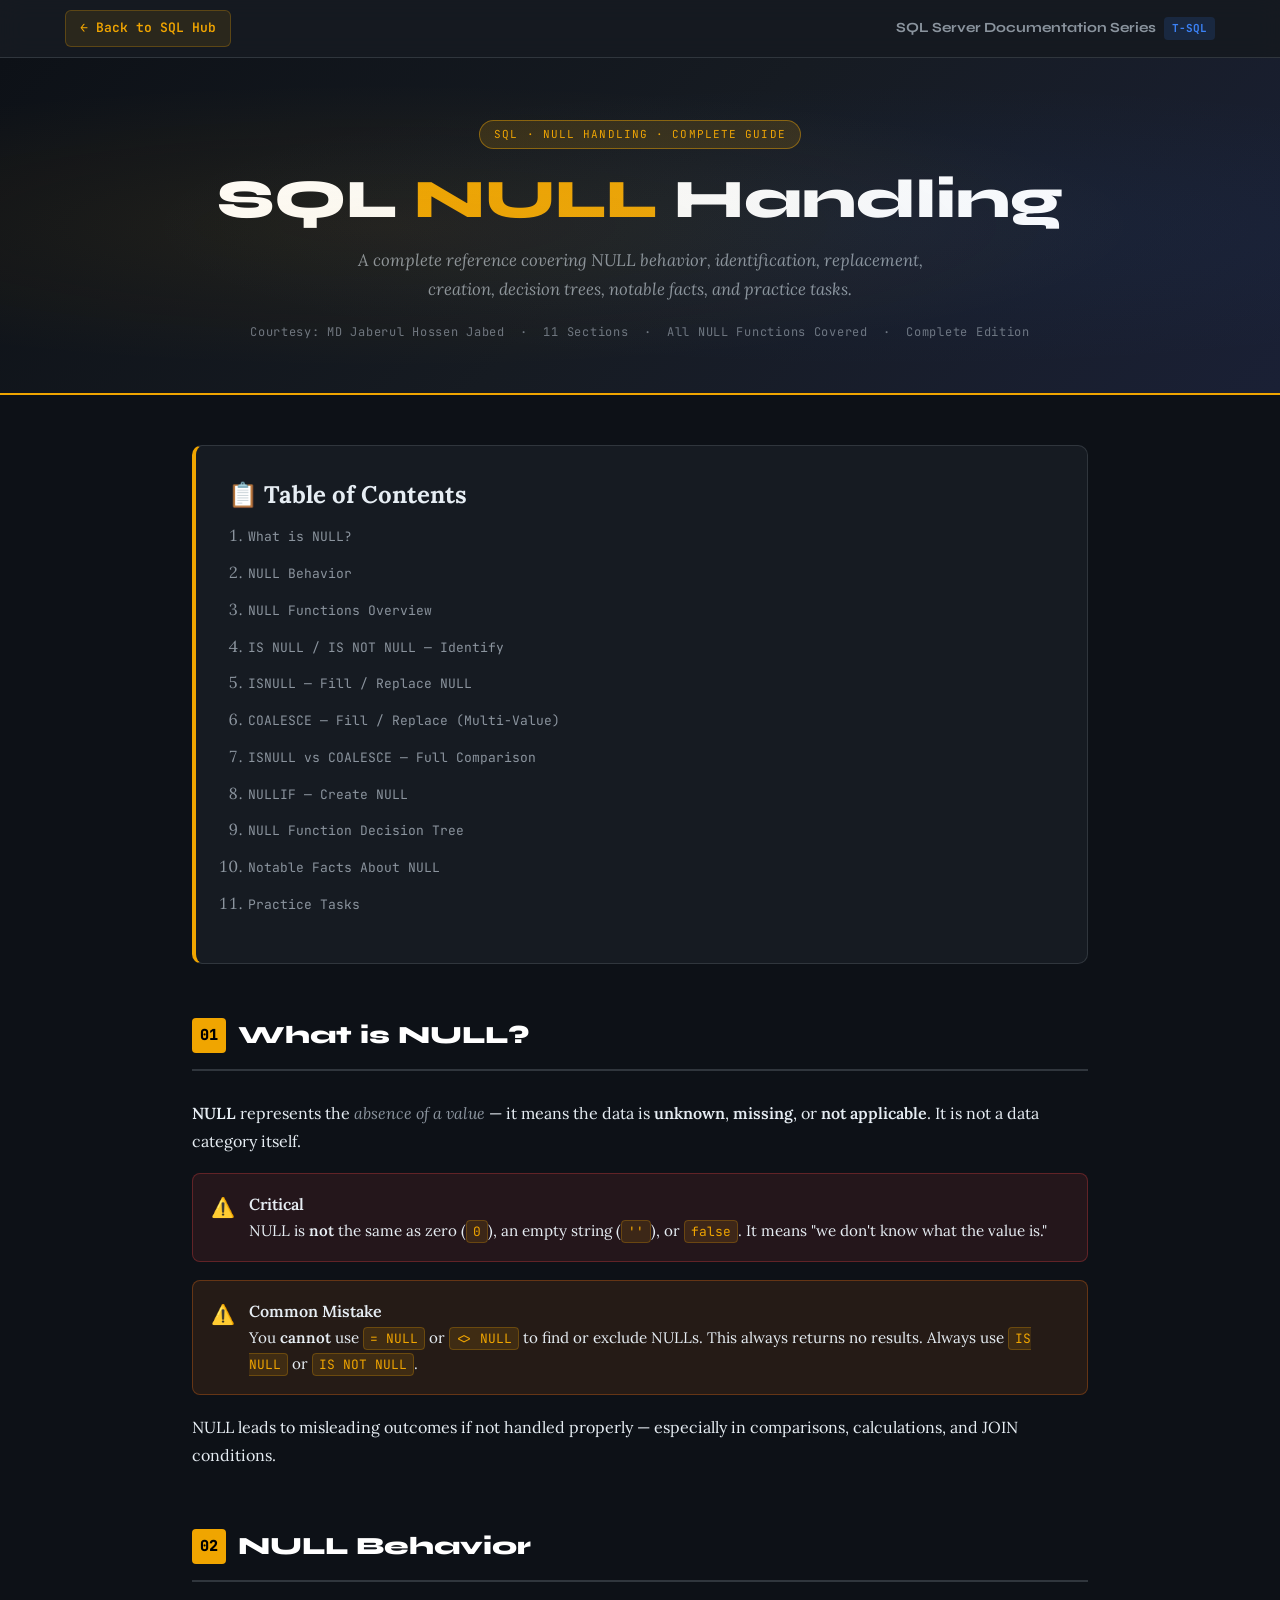
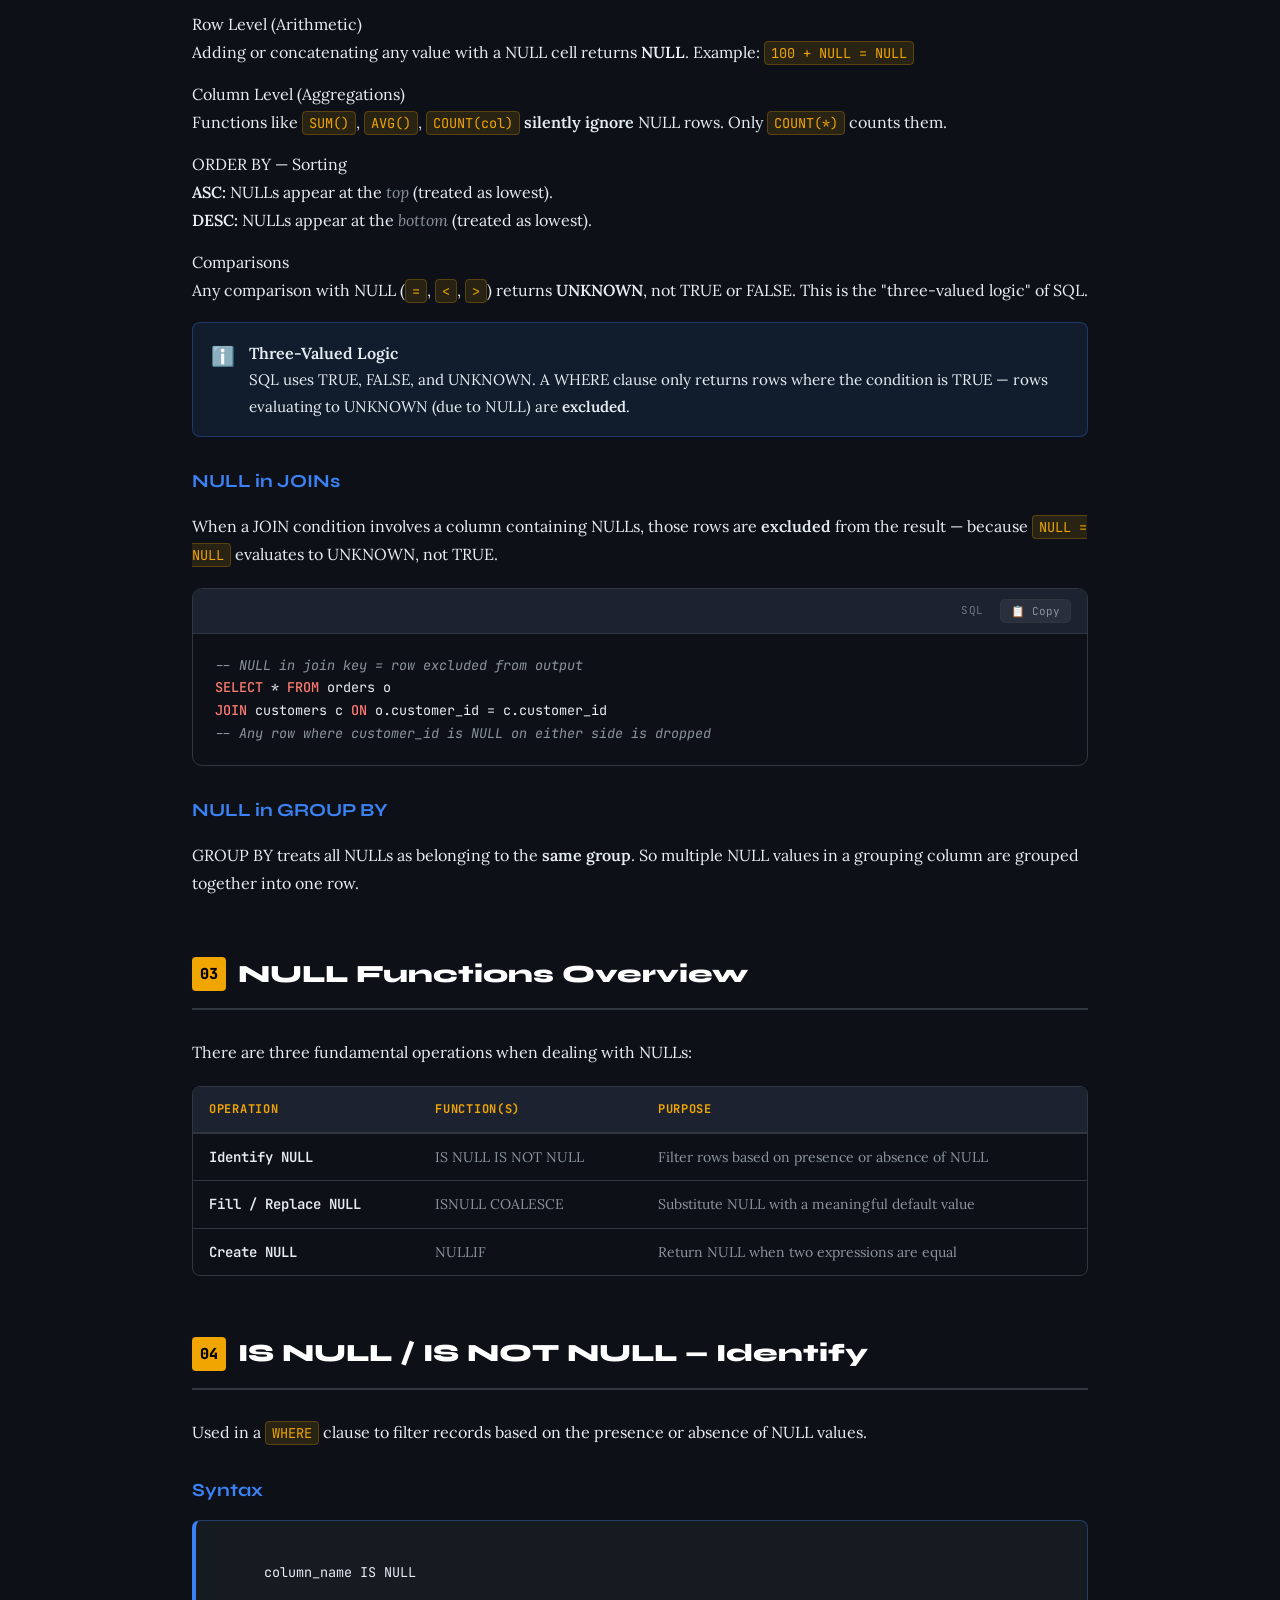
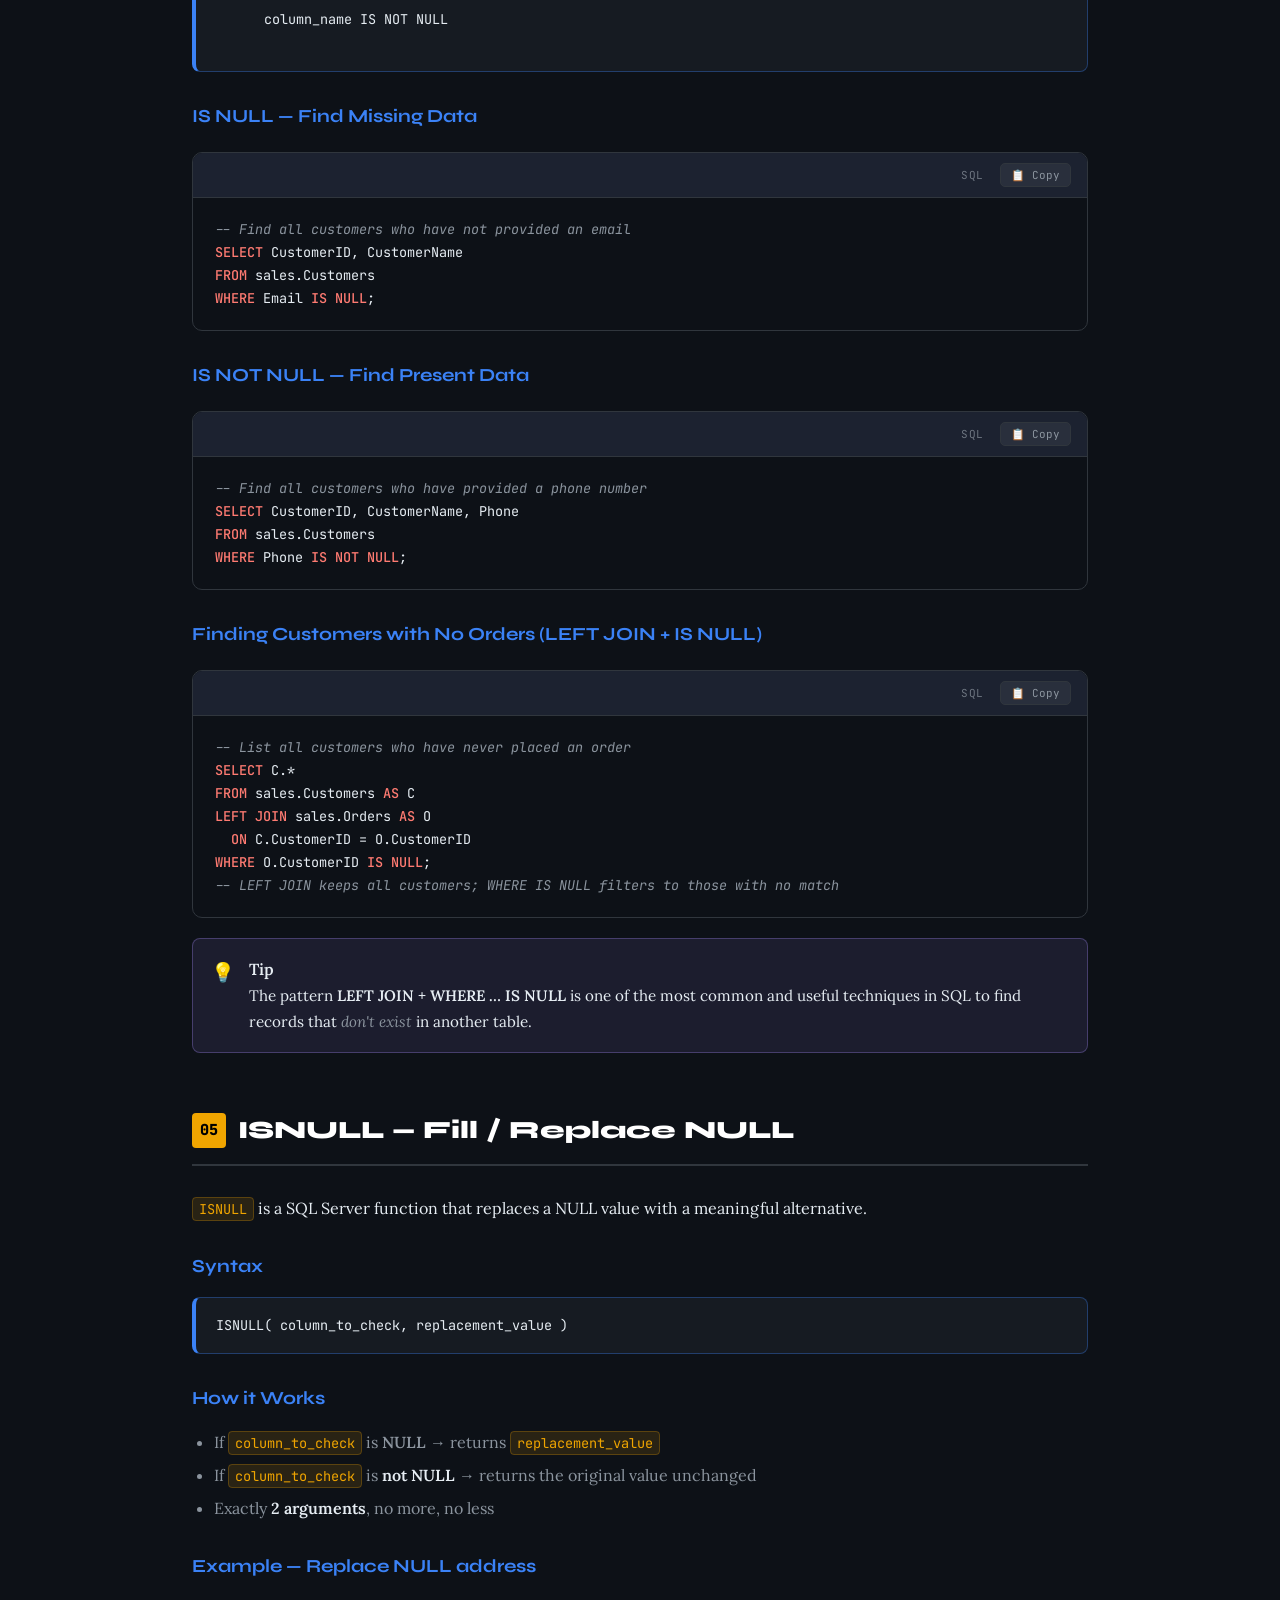
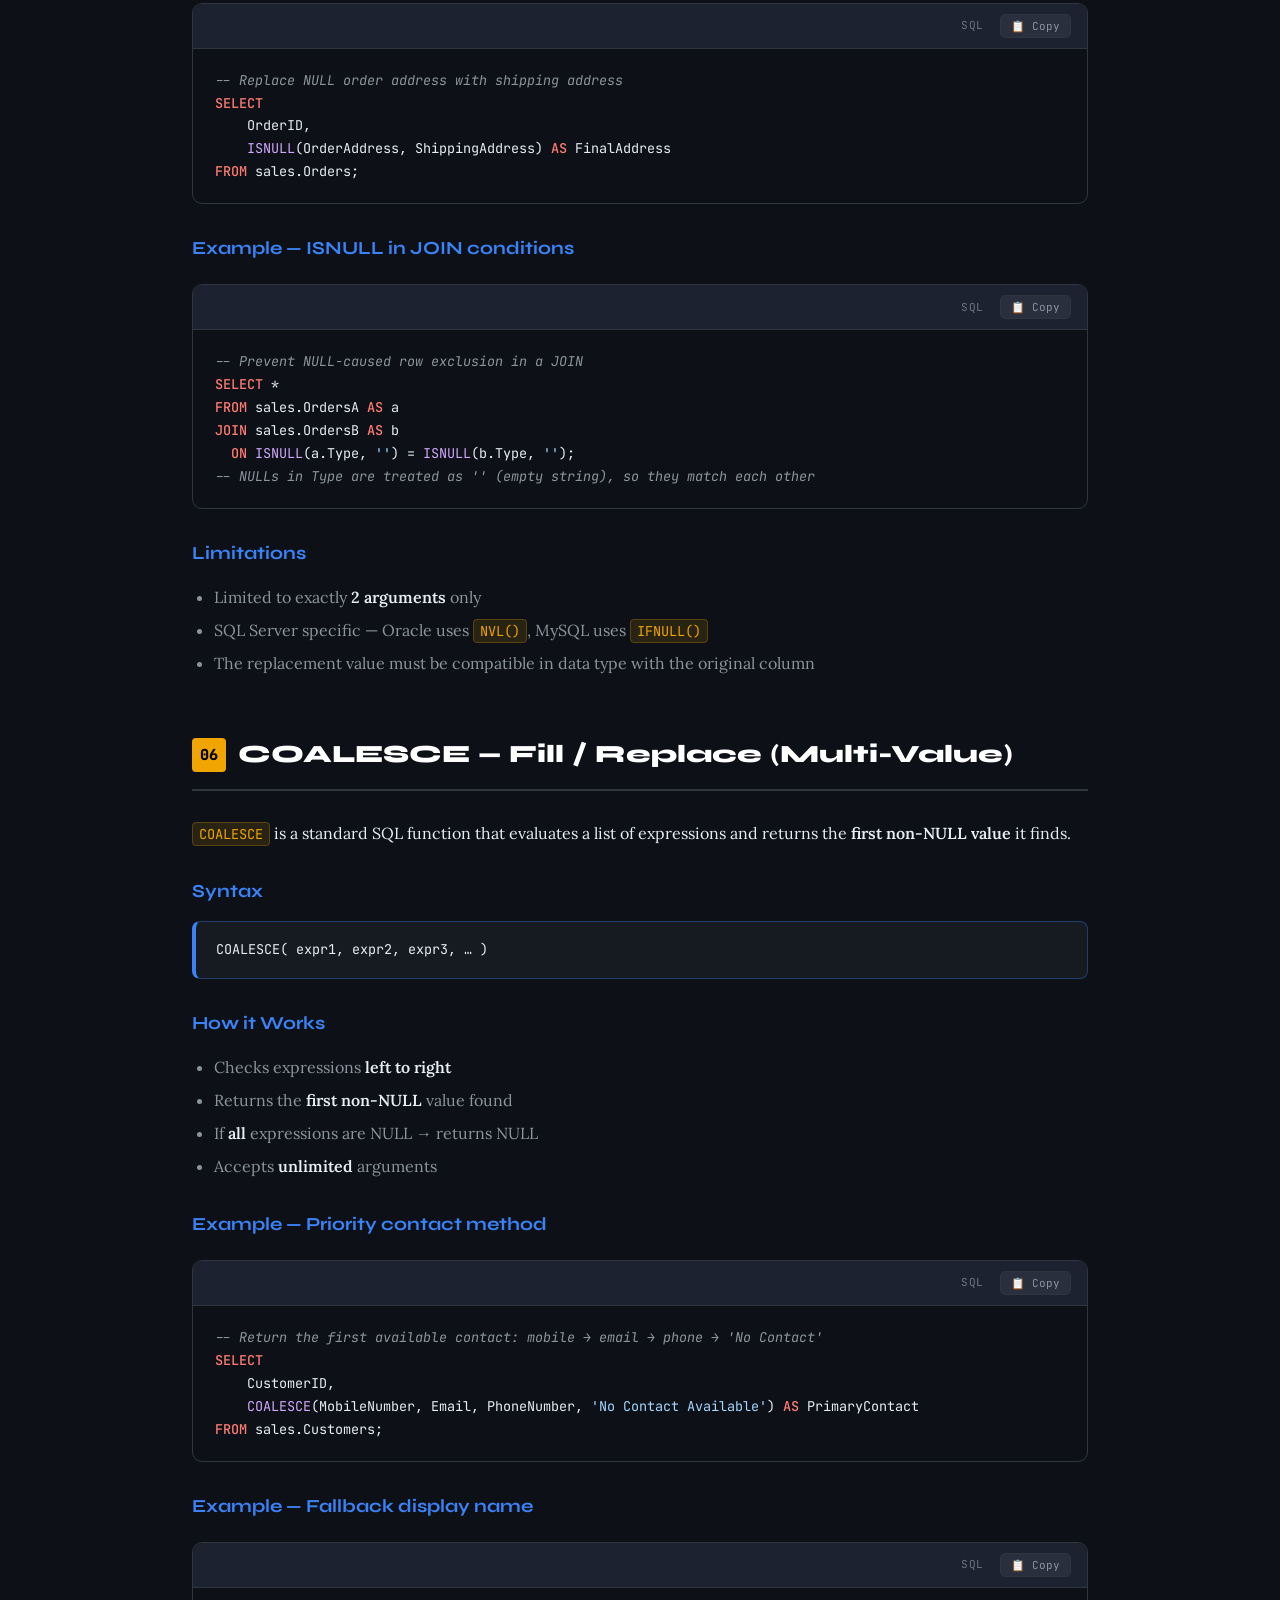
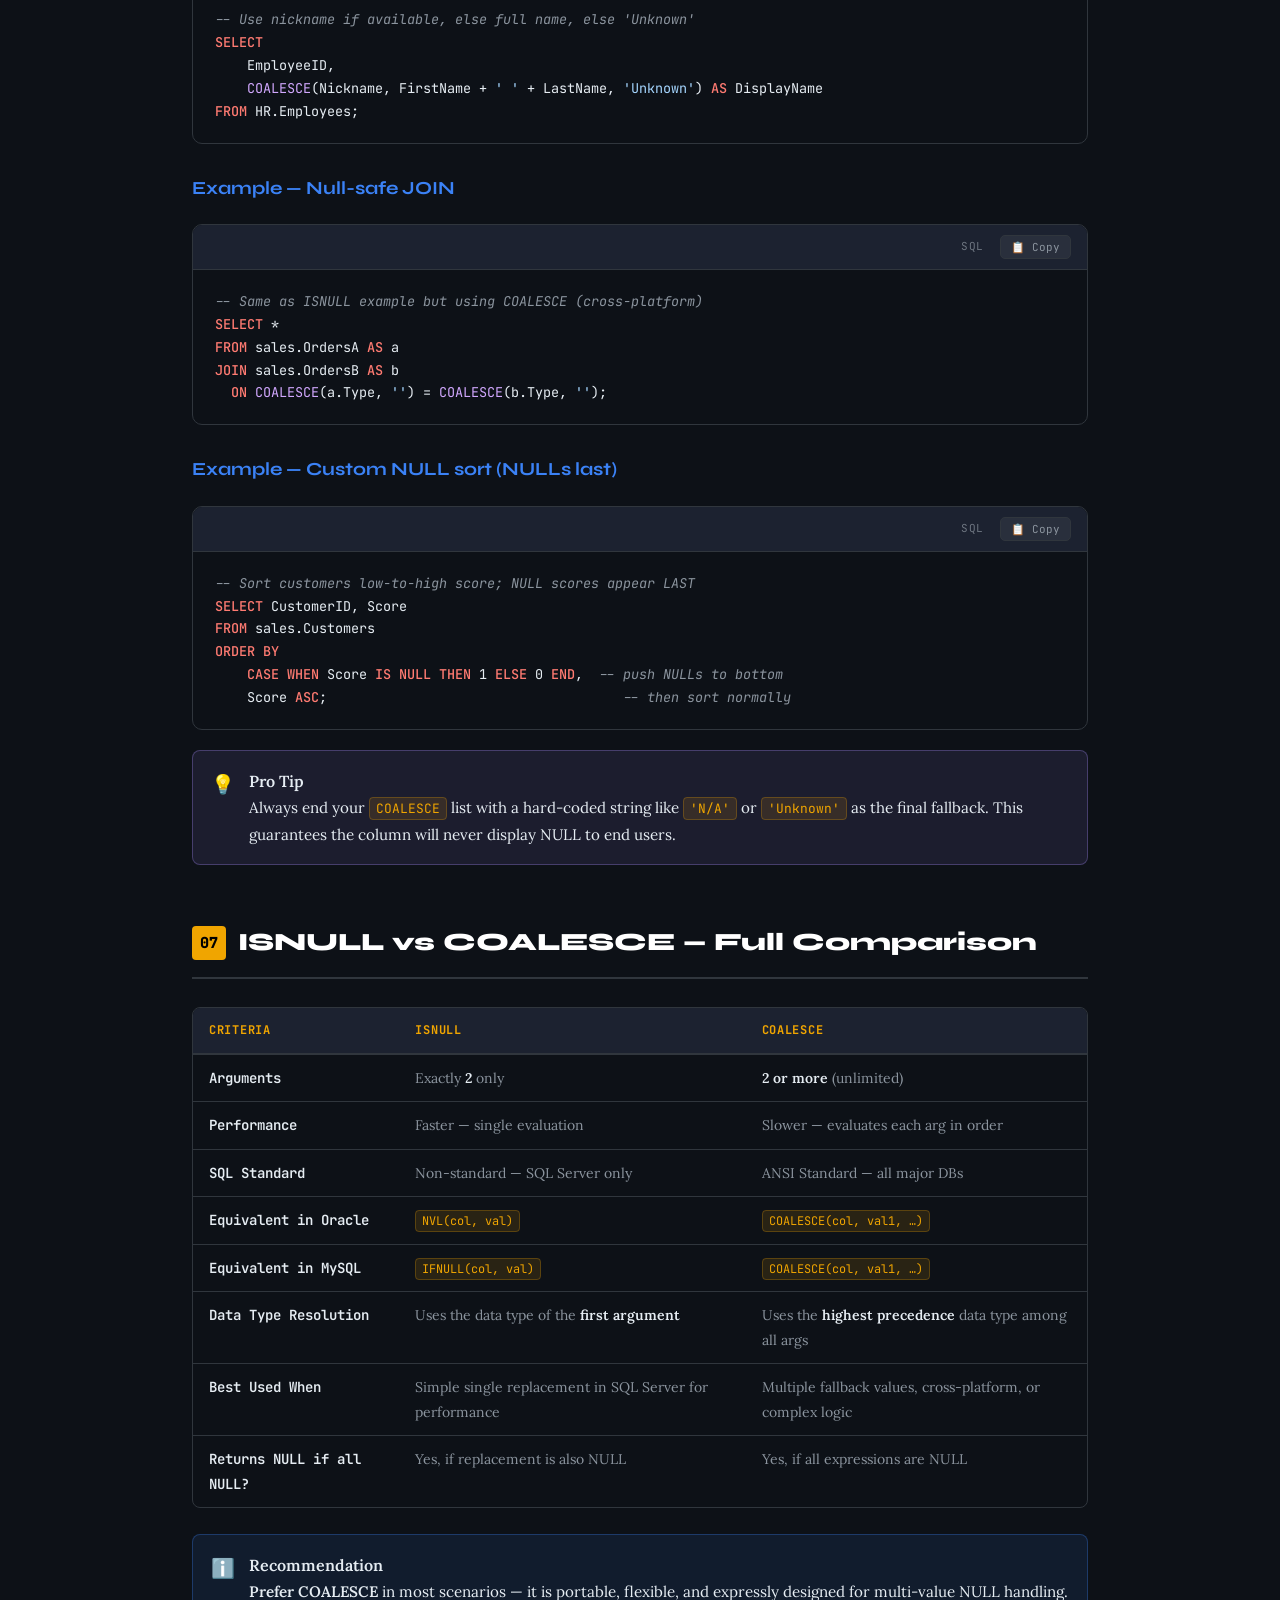
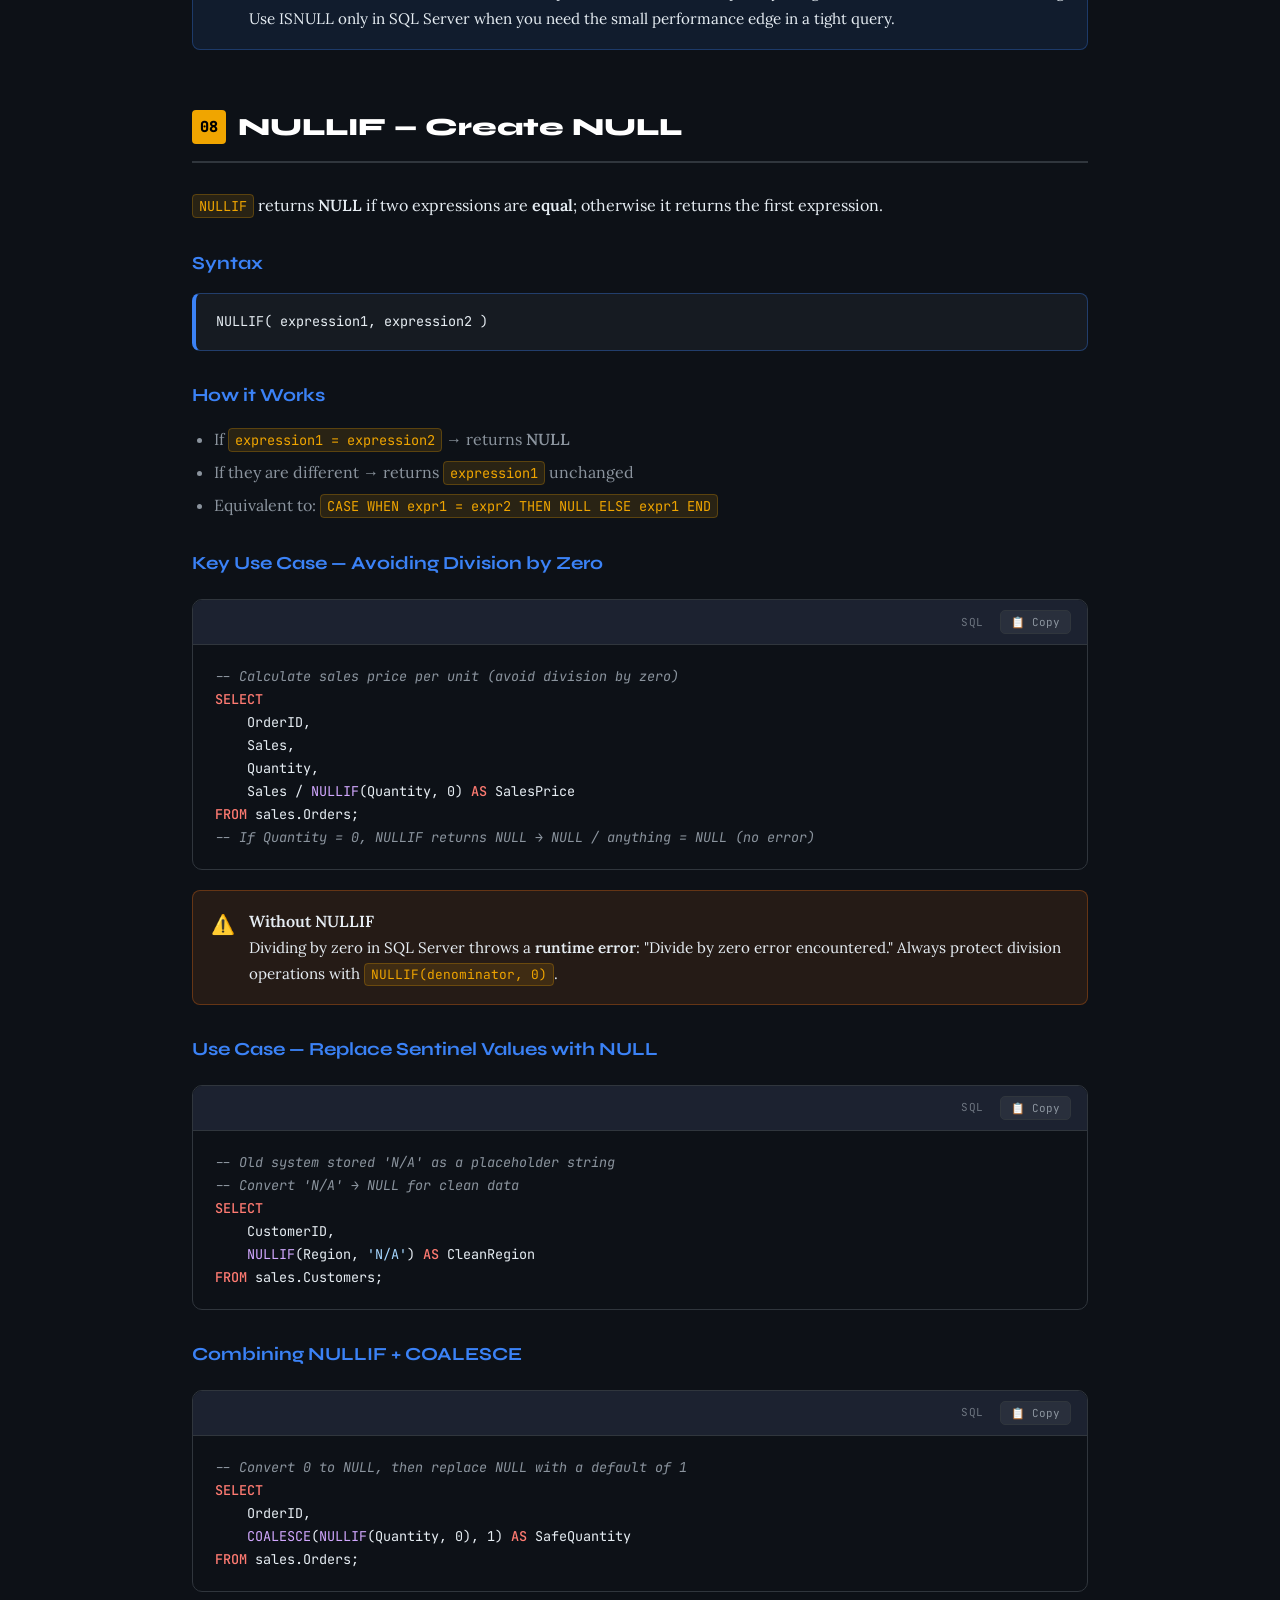
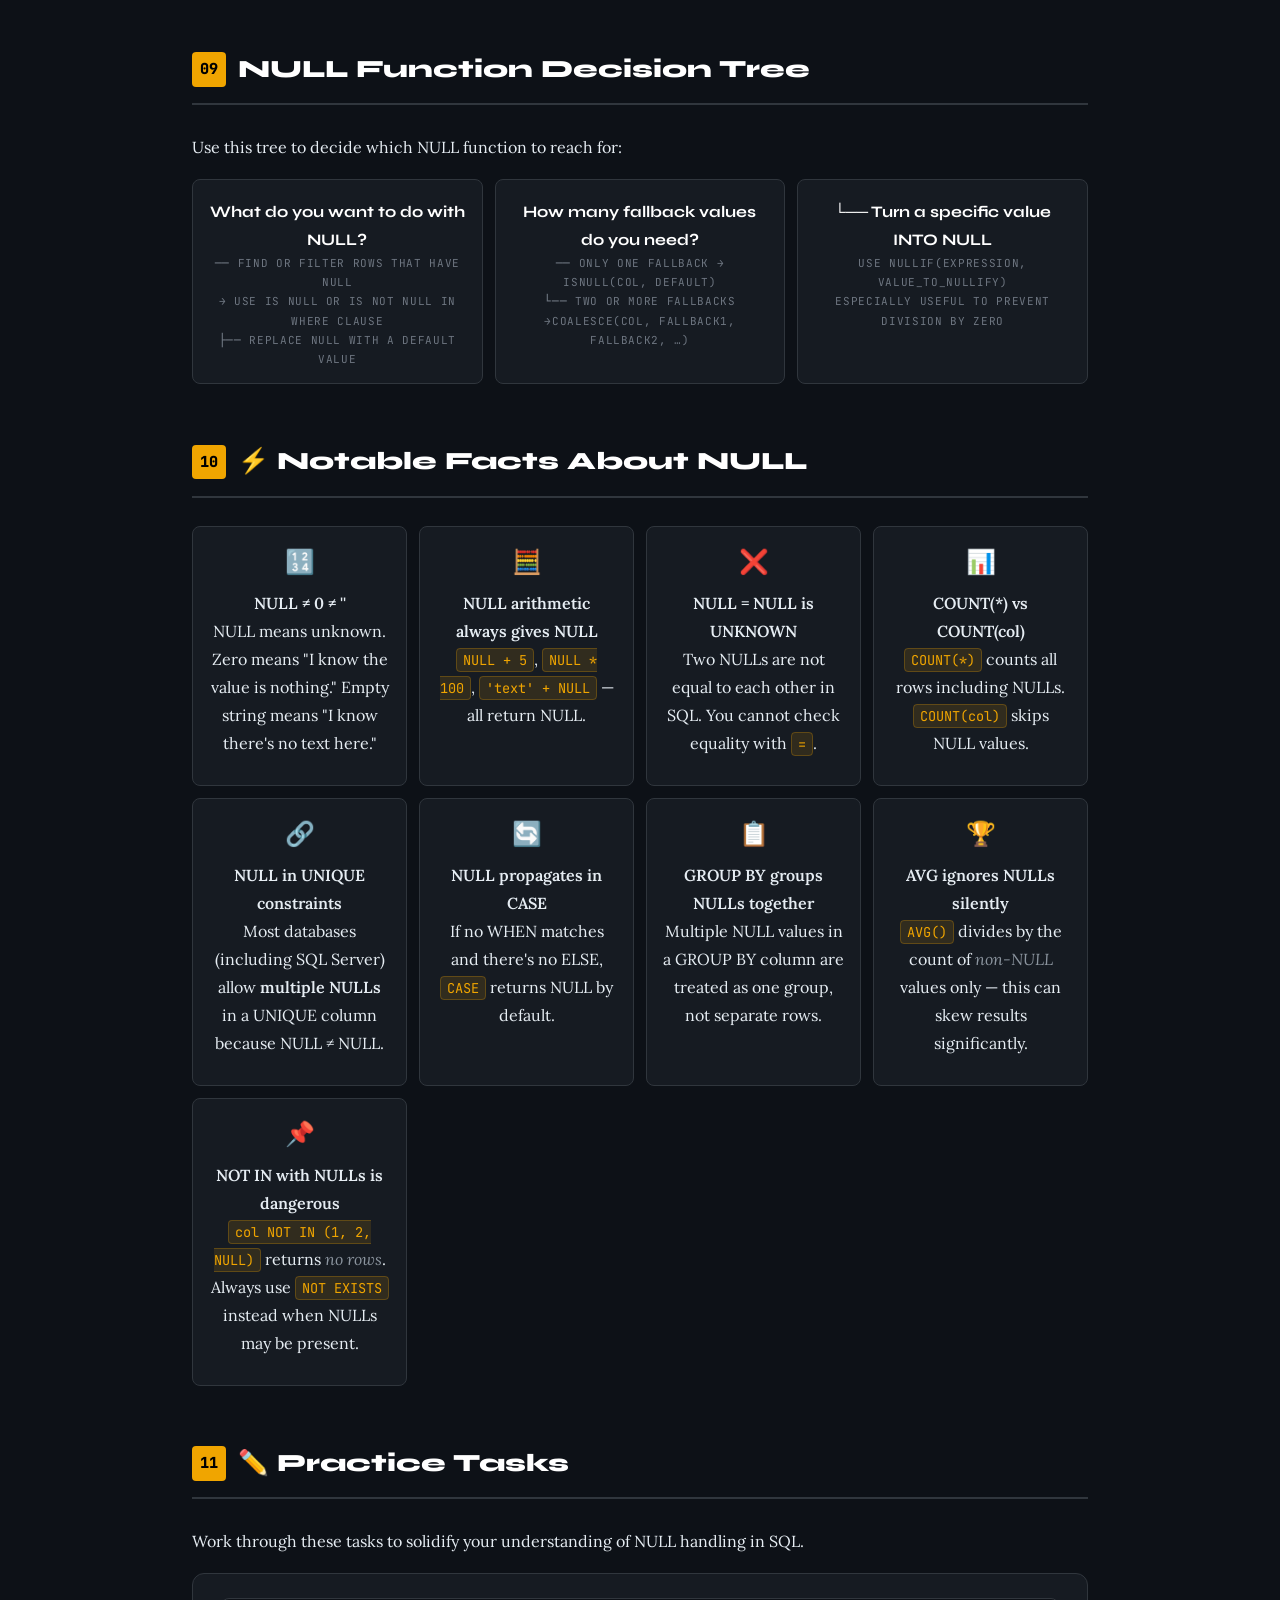
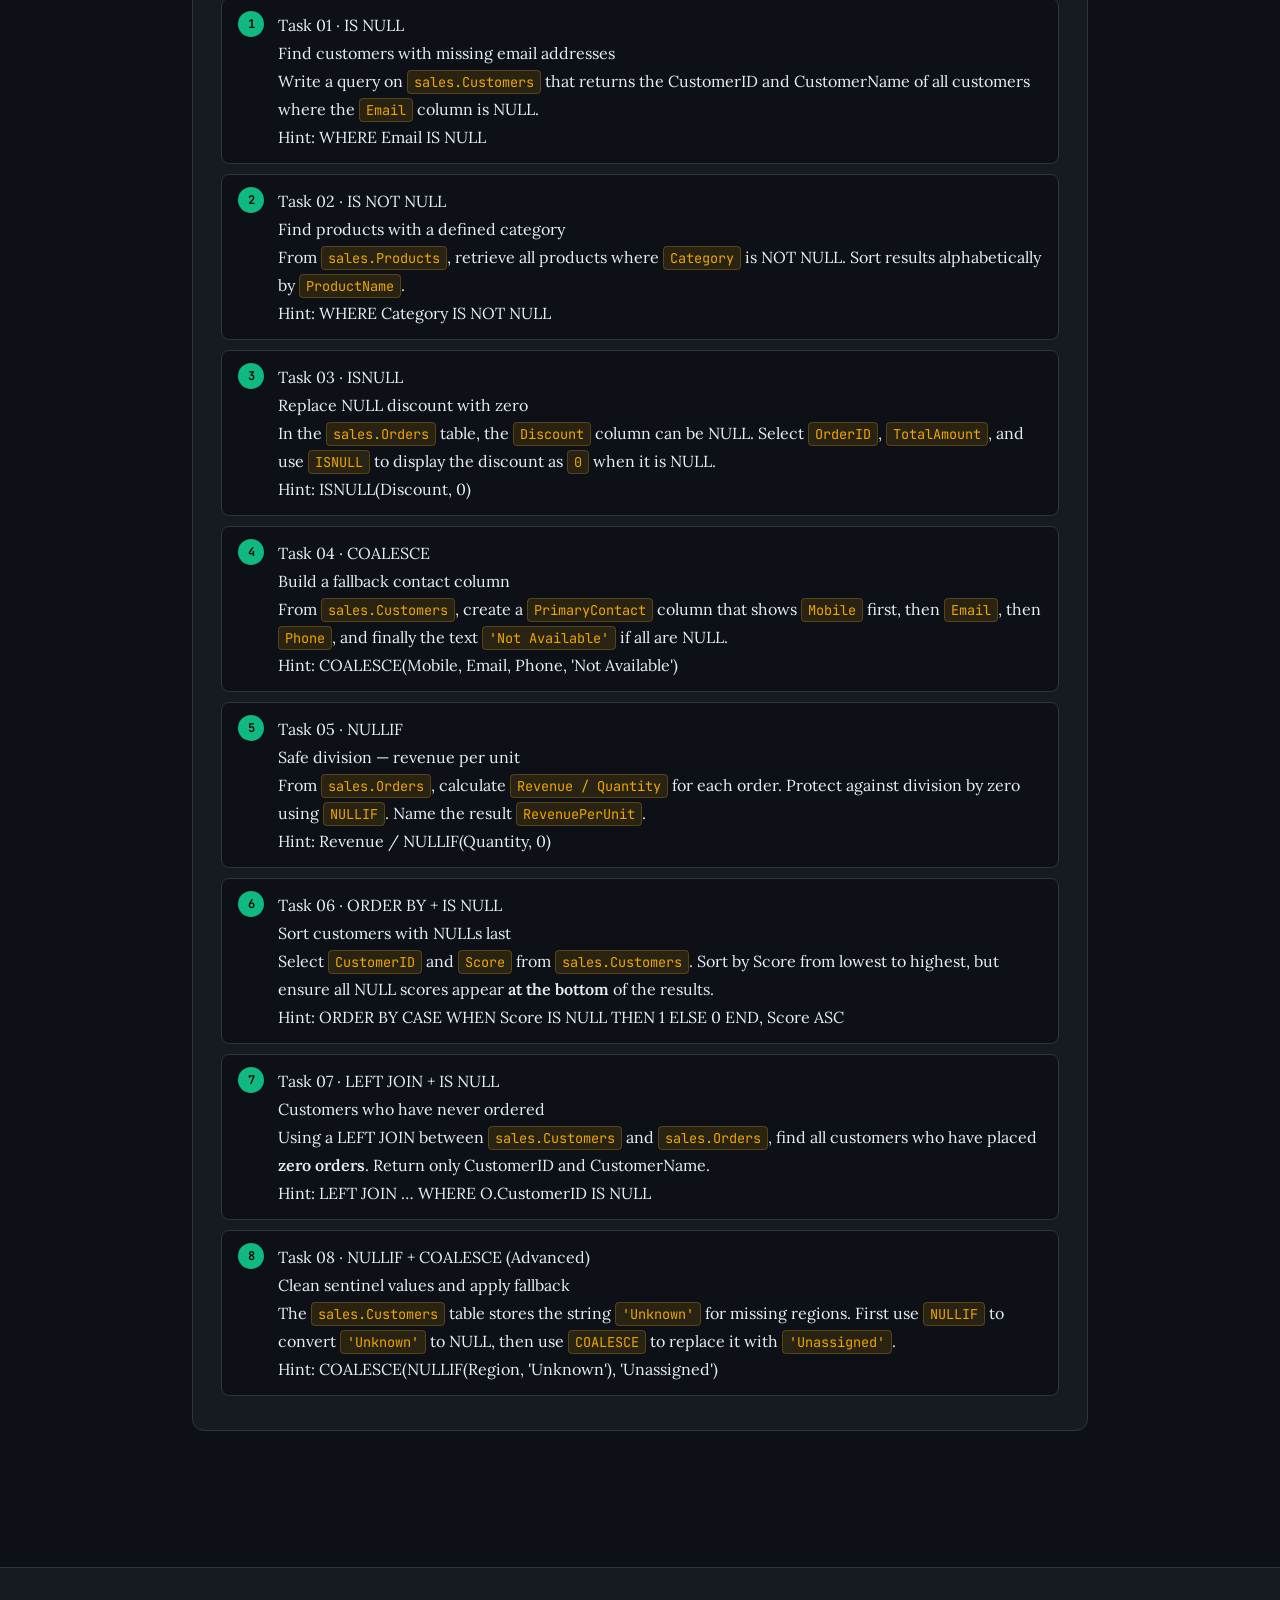
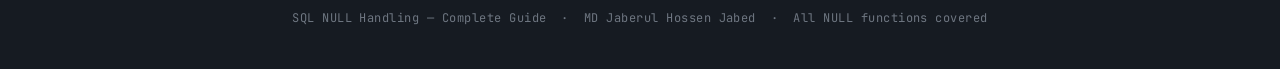
<file: SQL_NULL_Handling.html>
<!DOCTYPE html>
<html lang="en">
<head>
<meta charset="UTF-8" />
<meta name="viewport" content="width=device-width, initial-scale=1.0"/>
<title>SQL NULL Handling — Complete Guide</title>
<link href="https://fonts.googleapis.com/css2?family=Syne:wght@400;600;700;800&family=JetBrains+Mono:wght@400;500;600&family=Lora:ital,wght@0,400;0,500;1,400&display=swap" rel="stylesheet"/>
<link href="style.css" rel="stylesheet" /></head>

<body>

<!-- ═══════════════════════════ TOP NAV ════════════════════════════ -->
<nav class="top-nav">
  <div class="nav-container">
    <a href="index.html" class="nav-link">← Back to SQL Hub</a>
    <div class="nav-title">SQL Server Documentation Series <span class="nav-badge">T-SQL</span></div>
  </div>
</nav>


<header>
  <div class="badge">SQL · NULL HANDLING · COMPLETE GUIDE</div>
  <h1>SQL <span>NULL</span> Handling</h1>
  <p class="sub">A complete reference covering NULL behavior, identification, replacement, creation, decision trees, notable facts, and practice tasks.</p>
  <div class="meta">Courtesy: MD Jaberul Hossen Jabed &nbsp;·&nbsp; 11 Sections &nbsp;·&nbsp; All NULL Functions Covered &nbsp;·&nbsp; Complete Edition</div>
</header>

<div class="wrapper">

  <!-- TOC -->
  <nav class="toc">
    <h2>📋 Table of Contents</h2>
    <ol>
      <li><a href="#s1">What is NULL?</a></li>
      <li><a href="#s2">NULL Behavior</a></li>
      <li><a href="#s3">NULL Functions Overview</a></li>
      <li><a href="#s4">IS NULL / IS NOT NULL — Identify</a></li>
      <li><a href="#s5">ISNULL — Fill / Replace NULL</a></li>
      <li><a href="#s6">COALESCE — Fill / Replace (Multi-Value)</a></li>
      <li><a href="#s7">ISNULL vs COALESCE — Full Comparison</a></li>
      <li><a href="#s8">NULLIF — Create NULL</a></li>
      <li><a href="#s9">NULL Function Decision Tree</a></li>
      <li><a href="#s10">Notable Facts About NULL</a></li>
      <li><a href="#s11">Practice Tasks</a></li>
    </ol>
  </nav>

  <!-- ══════ 1. WHAT IS NULL ══════ -->
  <section id="s1">
    <h2 class="section-title"><span class="num">01</span> What is NULL?</h2>

    <p><strong>NULL</strong> represents the <em>absence of a value</em> — it means the data is <strong>unknown</strong>, <strong>missing</strong>, or <strong>not applicable</strong>. It is not a data category itself.</p>

    <div class="callout danger">
      <div class="icon">⚠️</div>
      <div class="body">
        <strong>Critical</strong>
        <p>NULL is <strong>not</strong> the same as zero (<code class="inline">0</code>), an empty string (<code class="inline">''</code>), or <code class="inline">false</code>. It means "we don't know what the value is."</p>
      </div>
    </div>

    <div class="callout warn">
      <div class="icon">⚠️</div>
      <div class="body">
        <strong>Common Mistake</strong>
        <p>You <strong>cannot</strong> use <code class="inline">= NULL</code> or <code class="inline">&lt;&gt; NULL</code> to find or exclude NULLs. This always returns no results. Always use <code class="inline">IS NULL</code> or <code class="inline">IS NOT NULL</code>.</p>
      </div>
    </div>

    <p>NULL leads to misleading outcomes if not handled properly — especially in comparisons, calculations, and JOIN conditions.</p>
  </section>

  <!-- ══════ 2. NULL BEHAVIOR ══════ -->
  <section id="s2">
    <h2 class="section-title"><span class="num">02</span> NULL Behavior</h2>

    <div class="beh-grid">
      <div class="beh-card">
        <div class="beh-card-label row">Row Level (Arithmetic)</div>
        <p>Adding or concatenating any value with a NULL cell returns <span style="color:var(--null-color);font-weight:600">NULL</span>. Example: <code class="inline">100 + NULL = NULL</code></p>
      </div>
      <div class="beh-card">
        <div class="beh-card-label col">Column Level (Aggregations)</div>
        <p>Functions like <code class="inline">SUM()</code>, <code class="inline">AVG()</code>, <code class="inline">COUNT(col)</code> <strong>silently ignore</strong> NULL rows. Only <code class="inline">COUNT(*)</code> counts them.</p>
      </div>
      <div class="beh-card">
        <div class="beh-card-label sort">ORDER BY — Sorting</div>
        <p><strong>ASC:</strong> NULLs appear at the <em>top</em> (treated as lowest).<br><strong>DESC:</strong> NULLs appear at the <em>bottom</em> (treated as lowest).</p>
      </div>
      <div class="beh-card">
        <div class="beh-card-label comp">Comparisons</div>
        <p>Any comparison with NULL (<code class="inline">=</code>, <code class="inline">&lt;</code>, <code class="inline">&gt;</code>) returns <strong>UNKNOWN</strong>, not TRUE or FALSE. This is the "three-valued logic" of SQL.</p>
      </div>
    </div>

    <div class="callout info">
      <div class="icon">ℹ️</div>
      <div class="body">
        <strong>Three-Valued Logic</strong>
        <p>SQL uses TRUE, FALSE, and UNKNOWN. A WHERE clause only returns rows where the condition is TRUE — rows evaluating to UNKNOWN (due to NULL) are <strong>excluded</strong>.</p>
      </div>
    </div>

    <h3 class="sub-title">NULL in JOINs</h3>
    <p>When a JOIN condition involves a column containing NULLs, those rows are <strong>excluded</strong> from the result — because <code class="inline">NULL = NULL</code> evaluates to UNKNOWN, not TRUE.</p>

    <div class="code-wrap">
      <div class="code-header">
        <span class="dot r"></span><span class="dot y"></span><span class="dot g"></span>
        <span class="lang">SQL</span> <button class="copy-btn" onclick="copyCode(this)">📋 Copy</button>
      </div>
      <pre><span class="cmt">-- NULL in join key = row excluded from output</span>
<span class="kw">SELECT</span> * <span class="kw">FROM</span> orders o
<span class="kw">JOIN</span> customers c <span class="kw">ON</span> o.customer_id = c.customer_id
<span class="cmt">-- Any row where customer_id is NULL on either side is dropped</span></pre>
    </div>

    <h3 class="sub-title">NULL in GROUP BY</h3>
    <p>GROUP BY treats all NULLs as belonging to the <strong>same group</strong>. So multiple NULL values in a grouping column are grouped together into one row.</p>
  </section>

  <!-- ══════ 3. OVERVIEW ══════ -->
  <section id="s3">
    <h2 class="section-title"><span class="num">03</span> NULL Functions Overview</h2>

    <p>There are three fundamental operations when dealing with NULLs:</p>

    <div class="table-wrap">
      <table>
        <thead>
          <tr><th>Operation</th><th>Function(s)</th><th>Purpose</th></tr>
        </thead>
        <tbody>
          <tr>
            <td>Identify NULL</td>
            <td><span class="badge-tag badge-blue">IS NULL</span> <span class="badge-tag badge-blue">IS NOT NULL</span></td>
            <td>Filter rows based on presence or absence of NULL</td>
          </tr>
          <tr>
            <td>Fill / Replace NULL</td>
            <td><span class="badge-tag badge-yellow">ISNULL</span> <span class="badge-tag badge-green">COALESCE</span></td>
            <td>Substitute NULL with a meaningful default value</td>
          </tr>
          <tr>
            <td>Create NULL</td>
            <td><span class="badge-tag badge-red">NULLIF</span></td>
            <td>Return NULL when two expressions are equal</td>
          </tr>
        </tbody>
      </table>
    </div>
  </section>

  <!-- ══════ 4. IS NULL / IS NOT NULL ══════ -->
  <section id="s4">
    <h2 class="section-title"><span class="num">04</span> IS NULL / IS NOT NULL — Identify</h2>

    <p>Used in a <code class="inline">WHERE</code> clause to filter records based on the presence or absence of NULL values.</p>

    <h3 class="sub-title">Syntax</h3>
    <div class="syntax-block">
      column_name IS NULL<br>
      column_name IS NOT NULL
    </div>

    <h3 class="sub-title">IS NULL — Find Missing Data</h3>

    <div class="code-wrap">
      <div class="code-header">
        <span class="dot r"></span><span class="dot y"></span><span class="dot g"></span>
        <span class="lang">SQL</span> <button class="copy-btn" onclick="copyCode(this)">📋 Copy</button>
      </div>
      <pre><span class="cmt">-- Find all customers who have not provided an email</span>
<span class="kw">SELECT</span> CustomerID, CustomerName
<span class="kw">FROM</span> sales.Customers
<span class="kw">WHERE</span> Email <span class="kw">IS NULL</span>;</pre>
    </div>

    <h3 class="sub-title">IS NOT NULL — Find Present Data</h3>

    <div class="code-wrap">
      <div class="code-header">
        <span class="dot r"></span><span class="dot y"></span><span class="dot g"></span>
        <span class="lang">SQL</span> <button class="copy-btn" onclick="copyCode(this)">📋 Copy</button>
      </div>
      <pre><span class="cmt">-- Find all customers who have provided a phone number</span>
<span class="kw">SELECT</span> CustomerID, CustomerName, Phone
<span class="kw">FROM</span> sales.Customers
<span class="kw">WHERE</span> Phone <span class="kw">IS NOT NULL</span>;</pre>
    </div>

    <h3 class="sub-title">Finding Customers with No Orders (LEFT JOIN + IS NULL)</h3>

    <div class="code-wrap">
      <div class="code-header">
        <span class="dot r"></span><span class="dot y"></span><span class="dot g"></span>
        <span class="lang">SQL</span> <button class="copy-btn" onclick="copyCode(this)">📋 Copy</button>
      </div>
      <pre><span class="cmt">-- List all customers who have never placed an order</span>
<span class="kw">SELECT</span> C.*
<span class="kw">FROM</span> sales.Customers <span class="kw">AS</span> C
<span class="kw">LEFT JOIN</span> sales.Orders <span class="kw">AS</span> O
  <span class="kw">ON</span> C.CustomerID = O.CustomerID
<span class="kw">WHERE</span> O.CustomerID <span class="kw">IS NULL</span>;
<span class="cmt">-- LEFT JOIN keeps all customers; WHERE IS NULL filters to those with no match</span></pre>
    </div>

    <div class="callout tip">
      <div class="icon">💡</div>
      <div class="body">
        <strong>Tip</strong>
        <p>The pattern <strong>LEFT JOIN + WHERE … IS NULL</strong> is one of the most common and useful techniques in SQL to find records that <em>don't exist</em> in another table.</p>
      </div>
    </div>
  </section>

  <!-- ══════ 5. ISNULL ══════ -->
  <section id="s5">
    <h2 class="section-title"><span class="num">05</span> ISNULL — Fill / Replace NULL</h2>

    <p><code class="inline">ISNULL</code> is a SQL Server function that replaces a NULL value with a meaningful alternative.</p>

    <h3 class="sub-title">Syntax</h3>
    <div class="syntax-block">ISNULL( column_to_check, replacement_value )</div>

    <h3 class="sub-title">How it Works</h3>
    <ul>
      <li>If <code class="inline">column_to_check</code> is <span style="color:var(--null-color);font-weight:600">NULL</span> → returns <code class="inline">replacement_value</code></li>
      <li>If <code class="inline">column_to_check</code> is <strong>not NULL</strong> → returns the original value unchanged</li>
      <li>Exactly <strong>2 arguments</strong>, no more, no less</li>
    </ul>

    <h3 class="sub-title">Example — Replace NULL address</h3>
    <div class="code-wrap">
      <div class="code-header">
        <span class="dot r"></span><span class="dot y"></span><span class="dot g"></span>
        <span class="lang">SQL</span> <button class="copy-btn" onclick="copyCode(this)">📋 Copy</button>
      </div>
      <pre><span class="cmt">-- Replace NULL order address with shipping address</span>
<span class="kw">SELECT</span>
    OrderID,
    <span class="fn">ISNULL</span>(OrderAddress, ShippingAddress) <span class="kw">AS</span> FinalAddress
<span class="kw">FROM</span> sales.Orders;</pre>
    </div>

    <h3 class="sub-title">Example — ISNULL in JOIN conditions</h3>
    <div class="code-wrap">
      <div class="code-header">
        <span class="dot r"></span><span class="dot y"></span><span class="dot g"></span>
        <span class="lang">SQL</span> <button class="copy-btn" onclick="copyCode(this)">📋 Copy</button>
      </div>
      <pre><span class="cmt">-- Prevent NULL-caused row exclusion in a JOIN</span>
<span class="kw">SELECT</span> *
<span class="kw">FROM</span> sales.OrdersA <span class="kw">AS</span> a
<span class="kw">JOIN</span> sales.OrdersB <span class="kw">AS</span> b
  <span class="kw">ON</span> <span class="fn">ISNULL</span>(a.Type, <span class="str">''</span>) = <span class="fn">ISNULL</span>(b.Type, <span class="str">''</span>);
<span class="cmt">-- NULLs in Type are treated as '' (empty string), so they match each other</span></pre>
    </div>

    <h3 class="sub-title">Limitations</h3>
    <ul>
      <li>Limited to exactly <strong>2 arguments</strong> only</li>
      <li>SQL Server specific — Oracle uses <code class="inline">NVL()</code>, MySQL uses <code class="inline">IFNULL()</code></li>
      <li>The replacement value must be compatible in data type with the original column</li>
    </ul>
  </section>

  <!-- ══════ 6. COALESCE ══════ -->
  <section id="s6">
    <h2 class="section-title"><span class="num">06</span> COALESCE — Fill / Replace (Multi-Value)</h2>

    <p><code class="inline">COALESCE</code> is a standard SQL function that evaluates a list of expressions and returns the <strong>first non-NULL value</strong> it finds.</p>

    <h3 class="sub-title">Syntax</h3>
    <div class="syntax-block">COALESCE( expr1, expr2, expr3, … )</div>

    <h3 class="sub-title">How it Works</h3>
    <ul>
      <li>Checks expressions <strong>left to right</strong></li>
      <li>Returns the <strong>first non-NULL</strong> value found</li>
      <li>If <strong>all</strong> expressions are NULL → returns NULL</li>
      <li>Accepts <strong>unlimited</strong> arguments</li>
    </ul>

    <h3 class="sub-title">Example — Priority contact method</h3>
    <div class="code-wrap">
      <div class="code-header">
        <span class="dot r"></span><span class="dot y"></span><span class="dot g"></span>
        <span class="lang">SQL</span> <button class="copy-btn" onclick="copyCode(this)">📋 Copy</button>
      </div>
      <pre><span class="cmt">-- Return the first available contact: mobile → email → phone → 'No Contact'</span>
<span class="kw">SELECT</span>
    CustomerID,
    <span class="fn">COALESCE</span>(MobileNumber, Email, PhoneNumber, <span class="str">'No Contact Available'</span>) <span class="kw">AS</span> PrimaryContact
<span class="kw">FROM</span> sales.Customers;</pre>
    </div>

    <h3 class="sub-title">Example — Fallback display name</h3>
    <div class="code-wrap">
      <div class="code-header">
        <span class="dot r"></span><span class="dot y"></span><span class="dot g"></span>
        <span class="lang">SQL</span> <button class="copy-btn" onclick="copyCode(this)">📋 Copy</button>
      </div>
      <pre><span class="cmt">-- Use nickname if available, else full name, else 'Unknown'</span>
<span class="kw">SELECT</span>
    EmployeeID,
    <span class="fn">COALESCE</span>(Nickname, FirstName + <span class="str">' '</span> + LastName, <span class="str">'Unknown'</span>) <span class="kw">AS</span> DisplayName
<span class="kw">FROM</span> HR.Employees;</pre>
    </div>

    <h3 class="sub-title">Example — Null-safe JOIN</h3>
    <div class="code-wrap">
      <div class="code-header">
        <span class="dot r"></span><span class="dot y"></span><span class="dot g"></span>
        <span class="lang">SQL</span> <button class="copy-btn" onclick="copyCode(this)">📋 Copy</button>
      </div>
      <pre><span class="cmt">-- Same as ISNULL example but using COALESCE (cross-platform)</span>
<span class="kw">SELECT</span> *
<span class="kw">FROM</span> sales.OrdersA <span class="kw">AS</span> a
<span class="kw">JOIN</span> sales.OrdersB <span class="kw">AS</span> b
  <span class="kw">ON</span> <span class="fn">COALESCE</span>(a.Type, <span class="str">''</span>) = <span class="fn">COALESCE</span>(b.Type, <span class="str">''</span>);</pre>
    </div>

    <h3 class="sub-title">Example — Custom NULL sort (NULLs last)</h3>
    <div class="code-wrap">
      <div class="code-header">
        <span class="dot r"></span><span class="dot y"></span><span class="dot g"></span>
        <span class="lang">SQL</span> <button class="copy-btn" onclick="copyCode(this)">📋 Copy</button>
      </div>
      <pre><span class="cmt">-- Sort customers low-to-high score; NULL scores appear LAST</span>
<span class="kw">SELECT</span> CustomerID, Score
<span class="kw">FROM</span> sales.Customers
<span class="kw">ORDER BY</span>
    <span class="kw">CASE WHEN</span> Score <span class="kw">IS NULL THEN</span> 1 <span class="kw">ELSE</span> 0 <span class="kw">END</span>,  <span class="cmt">-- push NULLs to bottom</span>
    Score <span class="kw">ASC</span>;                                     <span class="cmt">-- then sort normally</span></pre>
    </div>

    <div class="callout tip">
      <div class="icon">💡</div>
      <div class="body">
        <strong>Pro Tip</strong>
        <p>Always end your <code class="inline">COALESCE</code> list with a hard-coded string like <code class="inline">'N/A'</code> or <code class="inline">'Unknown'</code> as the final fallback. This guarantees the column will never display NULL to end users.</p>
      </div>
    </div>
  </section>

  <!-- ══════ 7. ISNULL VS COALESCE ══════ -->
  <section id="s7">
    <h2 class="section-title"><span class="num">07</span> ISNULL vs COALESCE — Full Comparison</h2>

    <div class="table-wrap">
      <table>
        <thead>
          <tr><th>Criteria</th><th>ISNULL</th><th>COALESCE</th></tr>
        </thead>
        <tbody>
          <tr>
            <td>Arguments</td>
            <td>Exactly <strong>2</strong> only</td>
            <td><strong>2 or more</strong> (unlimited)</td>
          </tr>
          <tr>
            <td>Performance</td>
            <td><span class="badge-tag badge-green">Faster</span> — single evaluation</td>
            <td><span class="badge-tag badge-yellow">Slower</span> — evaluates each arg in order</td>
          </tr>
          <tr>
            <td>SQL Standard</td>
            <td><span class="badge-tag badge-red">Non-standard</span> — SQL Server only</td>
            <td><span class="badge-tag badge-green">ANSI Standard</span> — all major DBs</td>
          </tr>
          <tr>
            <td>Equivalent in Oracle</td>
            <td><code class="inline">NVL(col, val)</code></td>
            <td><code class="inline">COALESCE(col, val1, …)</code></td>
          </tr>
          <tr>
            <td>Equivalent in MySQL</td>
            <td><code class="inline">IFNULL(col, val)</code></td>
            <td><code class="inline">COALESCE(col, val1, …)</code></td>
          </tr>
          <tr>
            <td>Data Type Resolution</td>
            <td>Uses the data type of the <strong>first argument</strong></td>
            <td>Uses the <strong>highest precedence</strong> data type among all args</td>
          </tr>
          <tr>
            <td>Best Used When</td>
            <td>Simple single replacement in SQL Server for performance</td>
            <td>Multiple fallback values, cross-platform, or complex logic</td>
          </tr>
          <tr>
            <td>Returns NULL if all NULL?</td>
            <td>Yes, if replacement is also NULL</td>
            <td>Yes, if all expressions are NULL</td>
          </tr>
        </tbody>
      </table>
    </div>

    <div class="callout info">
      <div class="icon">ℹ️</div>
      <div class="body">
        <strong>Recommendation</strong>
        <p><strong>Prefer COALESCE</strong> in most scenarios — it is portable, flexible, and expressly designed for multi-value NULL handling. Use ISNULL only in SQL Server when you need the small performance edge in a tight query.</p>
      </div>
    </div>
  </section>

  <!-- ══════ 8. NULLIF ══════ -->
  <section id="s8">
    <h2 class="section-title"><span class="num">08</span> NULLIF — Create NULL</h2>

    <p><code class="inline">NULLIF</code> returns <span style="color:var(--null-color);font-weight:600">NULL</span> if two expressions are <strong>equal</strong>; otherwise it returns the first expression.</p>

    <h3 class="sub-title">Syntax</h3>
    <div class="syntax-block">NULLIF( expression1, expression2 )</div>

    <h3 class="sub-title">How it Works</h3>
    <ul>
      <li>If <code class="inline">expression1 = expression2</code> → returns <span style="color:var(--null-color);font-weight:600">NULL</span></li>
      <li>If they are different → returns <code class="inline">expression1</code> unchanged</li>
      <li>Equivalent to: <code class="inline">CASE WHEN expr1 = expr2 THEN NULL ELSE expr1 END</code></li>
    </ul>

    <h3 class="sub-title">Key Use Case — Avoiding Division by Zero</h3>
    <div class="code-wrap">
      <div class="code-header">
        <span class="dot r"></span><span class="dot y"></span><span class="dot g"></span>
        <span class="lang">SQL</span> <button class="copy-btn" onclick="copyCode(this)">📋 Copy</button>
      </div>
      <pre><span class="cmt">-- Calculate sales price per unit (avoid division by zero)</span>
<span class="kw">SELECT</span>
    OrderID,
    Sales,
    Quantity,
    Sales / <span class="fn">NULLIF</span>(Quantity, 0) <span class="kw">AS</span> SalesPrice
<span class="kw">FROM</span> sales.Orders;
<span class="cmt">-- If Quantity = 0, NULLIF returns NULL → NULL / anything = NULL (no error)</span></pre>
    </div>

    <div class="callout warn">
      <div class="icon">⚠️</div>
      <div class="body">
        <strong>Without NULLIF</strong>
        <p>Dividing by zero in SQL Server throws a <strong>runtime error</strong>: "Divide by zero error encountered." Always protect division operations with <code class="inline">NULLIF(denominator, 0)</code>.</p>
      </div>
    </div>

    <h3 class="sub-title">Use Case — Replace Sentinel Values with NULL</h3>
    <div class="code-wrap">
      <div class="code-header">
        <span class="dot r"></span><span class="dot y"></span><span class="dot g"></span>
        <span class="lang">SQL</span> <button class="copy-btn" onclick="copyCode(this)">📋 Copy</button>
      </div>
      <pre><span class="cmt">-- Old system stored 'N/A' as a placeholder string</span>
<span class="cmt">-- Convert 'N/A' → NULL for clean data</span>
<span class="kw">SELECT</span>
    CustomerID,
    <span class="fn">NULLIF</span>(Region, <span class="str">'N/A'</span>) <span class="kw">AS</span> CleanRegion
<span class="kw">FROM</span> sales.Customers;</pre>
    </div>

    <h3 class="sub-title">Combining NULLIF + COALESCE</h3>
    <div class="code-wrap">
      <div class="code-header">
        <span class="dot r"></span><span class="dot y"></span><span class="dot g"></span>
        <span class="lang">SQL</span> <button class="copy-btn" onclick="copyCode(this)">📋 Copy</button>
      </div>
      <pre><span class="cmt">-- Convert 0 to NULL, then replace NULL with a default of 1</span>
<span class="kw">SELECT</span>
    OrderID,
    <span class="fn">COALESCE</span>(<span class="fn">NULLIF</span>(Quantity, 0), 1) <span class="kw">AS</span> SafeQuantity
<span class="kw">FROM</span> sales.Orders;</pre>
    </div>
  </section>

  <!-- ══════ 9. DECISION TREE ══════ -->
  <section id="s9">
    <h2 class="section-title"><span class="num">09</span> NULL Function Decision Tree</h2>

    <p>Use this tree to decide which NULL function to reach for:</p>

    <div class="facts-grid">
		<div class="fact-card">
		<div class= "fact-val"> What do you want to do with NULL?</div>
		<div class="fact-label">── Find or filter rows that have NULL</div>
		<div class="fact-label">→ Use IS NULL or IS NOT NULL in WHERE clause</div>
		<div class="fact-label">├── Replace NULL with a default value</div>
		</div>
		
		<div class="fact-card">
		<div class= "fact-val">How many fallback values do you need?</div>
		<div class="fact-label"> ── Only one fallback → ISNULL(col, default)</div>
		<div class="fact-label">└── Two or more fallbacks →COALESCE(col, fallback1, fallback2, …)</div>
		</div>
		
		<div class="fact-card">
		<div class= "fact-val">└── Turn a specific value INTO NULL </div>
		<div class="fact-label">Use NULLIF(expression, value_to_nullify)</div>
		<div class="fact-label">Especially useful to prevent division by zero</div>
		</div>
	</div>
  </section>

  <!-- ══════ 10. NOTABLE FACTS ══════ -->
  <section id="s10">
    <h2 class="section-title"><span class="num">10</span> ⚡ Notable Facts About NULL</h2>

    <div class="facts-grid">
      <div class="fact-card">
        <div class="fact-icon">🔢</div>
        <p><strong>NULL ≠ 0 ≠ ''</strong><br>NULL means unknown. Zero means "I know the value is nothing." Empty string means "I know there's no text here."</p>
      </div>
      <div class="fact-card">
        <div class="fact-icon">🧮</div>
        <p><strong>NULL arithmetic always gives NULL</strong><br><code class="inline">NULL + 5</code>, <code class="inline">NULL * 100</code>, <code class="inline">'text' + NULL</code> — all return NULL.</p>
      </div>
      <div class="fact-card">
        <div class="fact-icon">❌</div>
        <p><strong>NULL = NULL is UNKNOWN</strong><br>Two NULLs are not equal to each other in SQL. You cannot check equality with <code class="inline">=</code>.</p>
      </div>
      <div class="fact-card">
        <div class="fact-icon">📊</div>
        <p><strong>COUNT(*) vs COUNT(col)</strong><br><code class="inline">COUNT(*)</code> counts all rows including NULLs. <code class="inline">COUNT(col)</code> skips NULL values.</p>
      </div>
      <div class="fact-card">
        <div class="fact-icon">🔗</div>
        <p><strong>NULL in UNIQUE constraints</strong><br>Most databases (including SQL Server) allow <strong>multiple NULLs</strong> in a UNIQUE column because NULL ≠ NULL.</p>
      </div>
      <div class="fact-card">
        <div class="fact-icon">🔄</div>
        <p><strong>NULL propagates in CASE</strong><br>If no WHEN matches and there's no ELSE, <code class="inline">CASE</code> returns NULL by default.</p>
      </div>
      <div class="fact-card">
        <div class="fact-icon">📋</div>
        <p><strong>GROUP BY groups NULLs together</strong><br>Multiple NULL values in a GROUP BY column are treated as one group, not separate rows.</p>
      </div>
      <div class="fact-card">
        <div class="fact-icon">🏆</div>
        <p><strong>AVG ignores NULLs silently</strong><br><code class="inline">AVG()</code> divides by the count of <em>non-NULL</em> values only — this can skew results significantly.</p>
      </div>
      <div class="fact-card">
        <div class="fact-icon">📌</div>
        <p><strong>NOT IN with NULLs is dangerous</strong><br><code class="inline">col NOT IN (1, 2, NULL)</code> returns <em>no rows</em>. Always use <code class="inline">NOT EXISTS</code> instead when NULLs may be present.</p>
      </div>
    </div>
  </section>

  <!-- ══════ 11. PRACTICE TASKS ══════ -->
  <section id="s11">
    <h2 class="section-title"><span class="num">11</span> ✏️ Practice Tasks</h2>
    <p>Work through these tasks to solidify your understanding of NULL handling in SQL.</p>

    <div class="practice-section">

      <div class="practice-item">
        <div class="pnum">1</div>
        <div class="pinner">
          <div class="task-num">Task 01 · IS NULL</div>
          <div class="task-title">Find customers with missing email addresses</div>
          <div class="task-desc">Write a query on <code class="inline">sales.Customers</code> that returns the CustomerID and CustomerName of all customers where the <code class="inline">Email</code> column is NULL.</div>
          <span class="task-hint">Hint: WHERE Email IS NULL</span>
        </div>
      </div>

      <div class="practice-item">
        <div class="pnum">2</div>
        <div class="pinner">
          <div class="task-num">Task 02 · IS NOT NULL</div>
          <div class="task-title">Find products with a defined category</div>
          <div class="task-desc">From <code class="inline">sales.Products</code>, retrieve all products where <code class="inline">Category</code> is NOT NULL. Sort results alphabetically by <code class="inline">ProductName</code>.</div>
          <span class="task-hint">Hint: WHERE Category IS NOT NULL</span>
        </div>
      </div>

      <div class="practice-item">
        <div class="pnum">3</div>
        <div class="pinner">
          <div class="task-num">Task 03 · ISNULL</div>
          <div class="task-title">Replace NULL discount with zero</div>
          <div class="task-desc">In the <code class="inline">sales.Orders</code> table, the <code class="inline">Discount</code> column can be NULL. Select <code class="inline">OrderID</code>, <code class="inline">TotalAmount</code>, and use <code class="inline">ISNULL</code> to display the discount as <code class="inline">0</code> when it is NULL.</div>
          <span class="task-hint">Hint: ISNULL(Discount, 0)</span>
        </div>
      </div>

      <div class="practice-item">
        <div class="pnum">4</div>
        <div class="pinner">
          <div class="task-num">Task 04 · COALESCE</div>
          <div class="task-title">Build a fallback contact column</div>
          <div class="task-desc">From <code class="inline">sales.Customers</code>, create a <code class="inline">PrimaryContact</code> column that shows <code class="inline">Mobile</code> first, then <code class="inline">Email</code>, then <code class="inline">Phone</code>, and finally the text <code class="inline">'Not Available'</code> if all are NULL.</div>
          <span class="task-hint">Hint: COALESCE(Mobile, Email, Phone, 'Not Available')</span>
        </div>
      </div>

      <div class="practice-item">
        <div class="pnum">5</div>
        <div class="pinner">
          <div class="task-num">Task 05 · NULLIF</div>
          <div class="task-title">Safe division — revenue per unit</div>
          <div class="task-desc">From <code class="inline">sales.Orders</code>, calculate <code class="inline">Revenue / Quantity</code> for each order. Protect against division by zero using <code class="inline">NULLIF</code>. Name the result <code class="inline">RevenuePerUnit</code>.</div>
          <span class="task-hint">Hint: Revenue / NULLIF(Quantity, 0)</span>
        </div>
      </div>

      <div class="practice-item">
        <div class="pnum">6</div>
        <div class="pinner">
          <div class="task-num">Task 06 · ORDER BY + IS NULL</div>
          <div class="task-title">Sort customers with NULLs last</div>
          <div class="task-desc">Select <code class="inline">CustomerID</code> and <code class="inline">Score</code> from <code class="inline">sales.Customers</code>. Sort by Score from lowest to highest, but ensure all NULL scores appear <strong>at the bottom</strong> of the results.</div>
          <span class="task-hint">Hint: ORDER BY CASE WHEN Score IS NULL THEN 1 ELSE 0 END, Score ASC</span>
        </div>
      </div>

      <div class="practice-item">
        <div class="pnum">7</div>
        <div class="pinner">
          <div class="task-num">Task 07 · LEFT JOIN + IS NULL</div>
          <div class="task-title">Customers who have never ordered</div>
          <div class="task-desc">Using a LEFT JOIN between <code class="inline">sales.Customers</code> and <code class="inline">sales.Orders</code>, find all customers who have placed <strong>zero orders</strong>. Return only CustomerID and CustomerName.</div>
          <span class="task-hint">Hint: LEFT JOIN … WHERE O.CustomerID IS NULL</span>
        </div>
      </div>

      <div class="practice-item">
        <div class="pnum">8</div>
        <div class="pinner">
          <div class="task-num">Task 08 · NULLIF + COALESCE (Advanced)</div>
          <div class="task-title">Clean sentinel values and apply fallback</div>
          <div class="task-desc">The <code class="inline">sales.Customers</code> table stores the string <code class="inline">'Unknown'</code> for missing regions. First use <code class="inline">NULLIF</code> to convert <code class="inline">'Unknown'</code> to NULL, then use <code class="inline">COALESCE</code> to replace it with <code class="inline">'Unassigned'</code>.</div>
          <span class="task-hint">Hint: COALESCE(NULLIF(Region, 'Unknown'), 'Unassigned')</span>
        </div>
      </div>

    </div>
  </section>

</div>

<footer>
  SQL NULL Handling — Complete Guide &nbsp;·&nbsp; MD Jaberul Hossen Jabed &nbsp;·&nbsp; All NULL functions covered
</footer>

<!-- Floating Back To Top Button -->
<button class="back-to-top" id="bttBtn" onclick="scrollToTop()" title="Back to Top">↑</button>

<script>
  function copyCode(btn) {
    const wrap = btn.closest('.code-wrap');
    const pre = wrap ? wrap.querySelector('pre') : null;
    if (pre) {
      navigator.clipboard.writeText(pre.innerText).then(() => {
        const originalText = btn.innerHTML;
        btn.innerHTML = '✓ Copied!';
        btn.classList.add('copied');
        setTimeout(() => {
          btn.innerHTML = originalText;
          btn.classList.remove('copied');
        }, 2000);
      }).catch(err => {
        console.error('Copy failed: ', err);
      });
    }
  }

  const bttBtn = document.getElementById('bttBtn');
  if (bttBtn) {
    window.addEventListener('scroll', () => {
      if (window.scrollY > 300) {
        bttBtn.classList.add('visible');
      } else {
        bttBtn.classList.remove('visible');
      }
    });
  }

  function scrollToTop() {
    window.scrollTo({ top: 0, behavior: 'smooth' });
  }
</script>

</body>
</html>
</file>
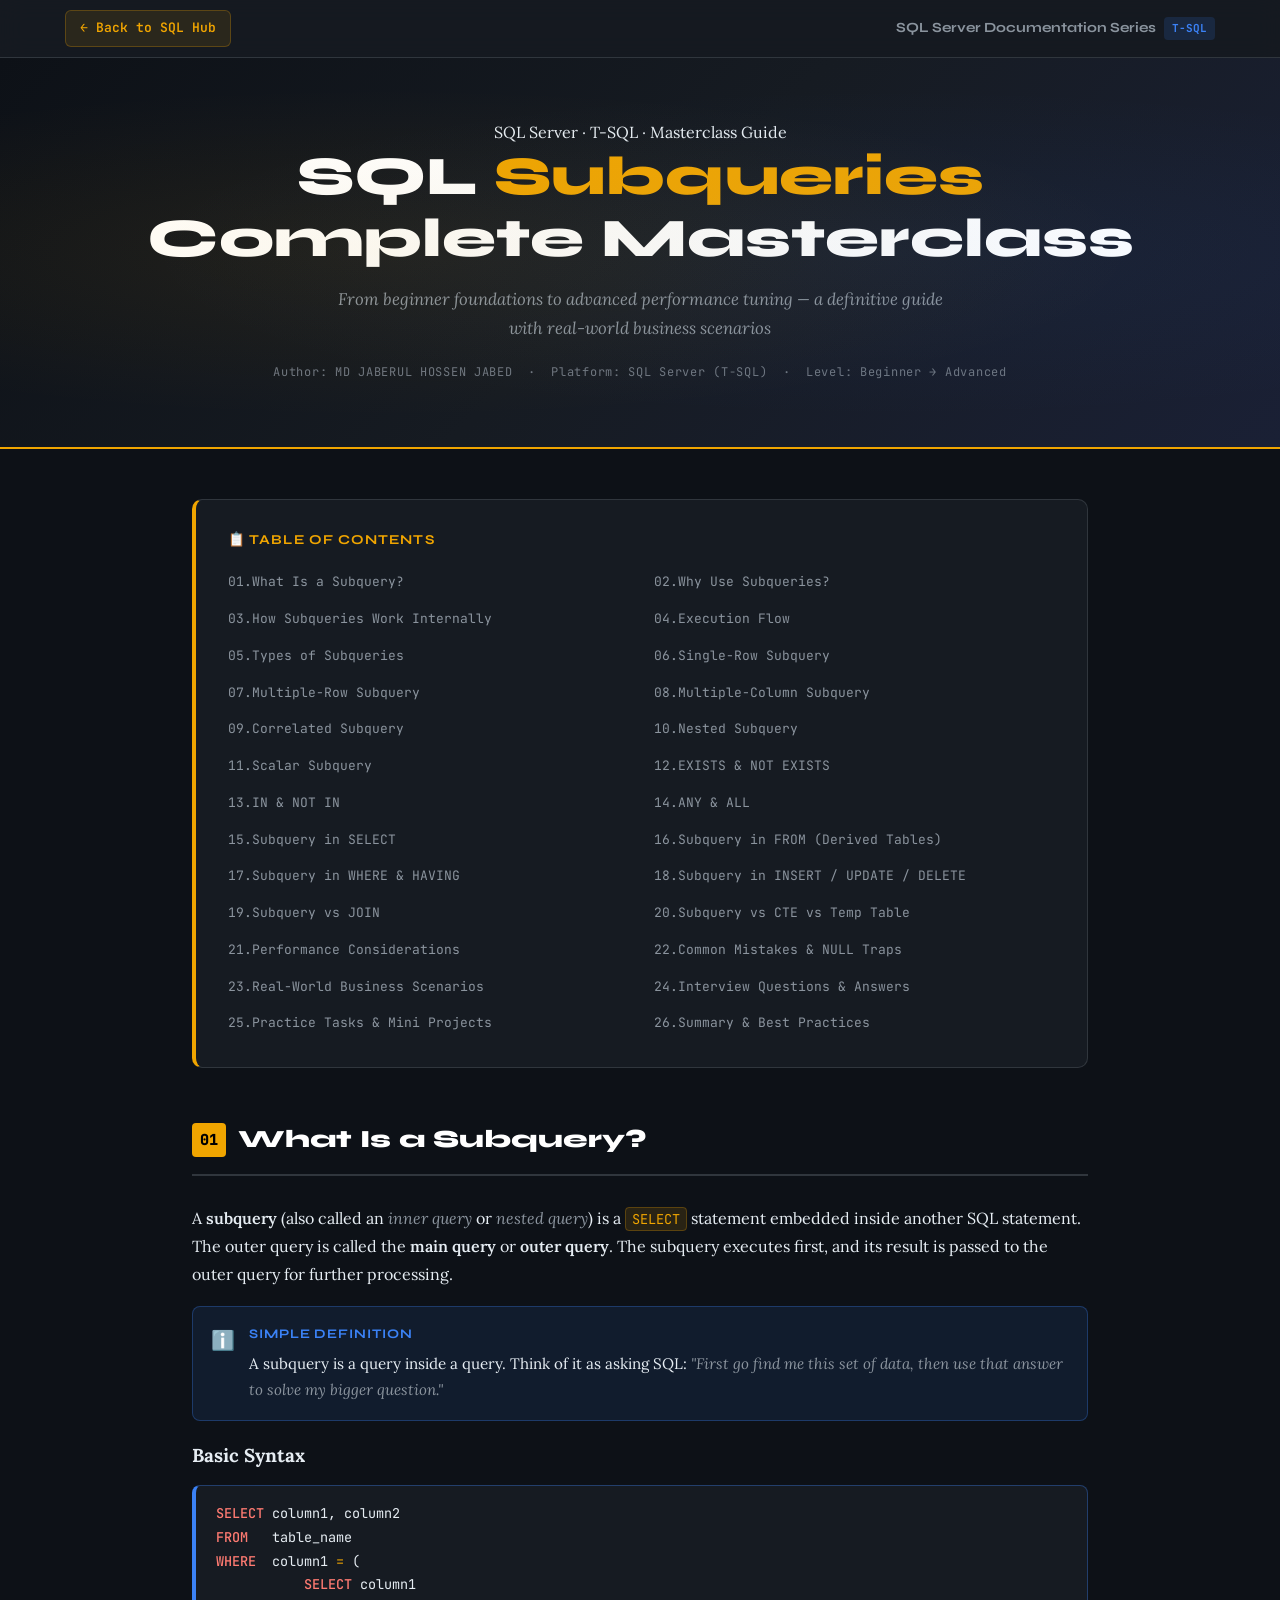
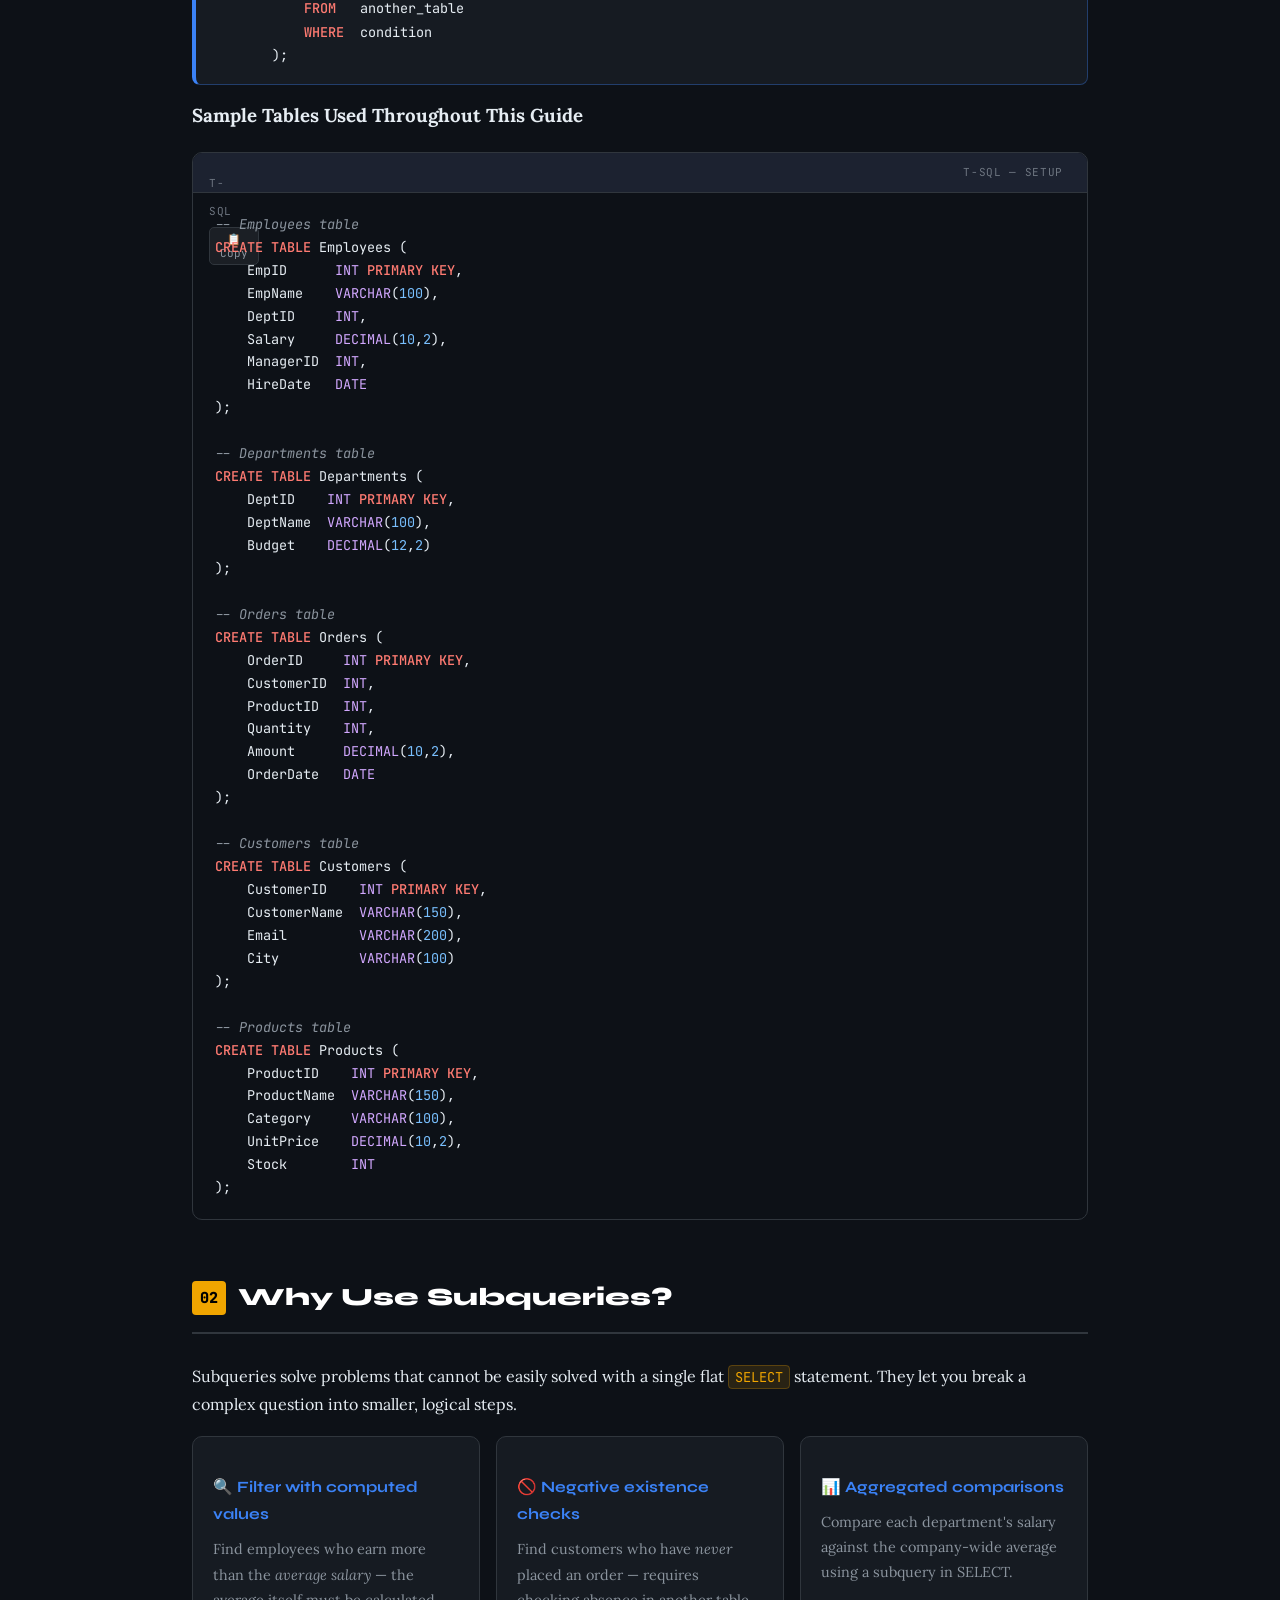
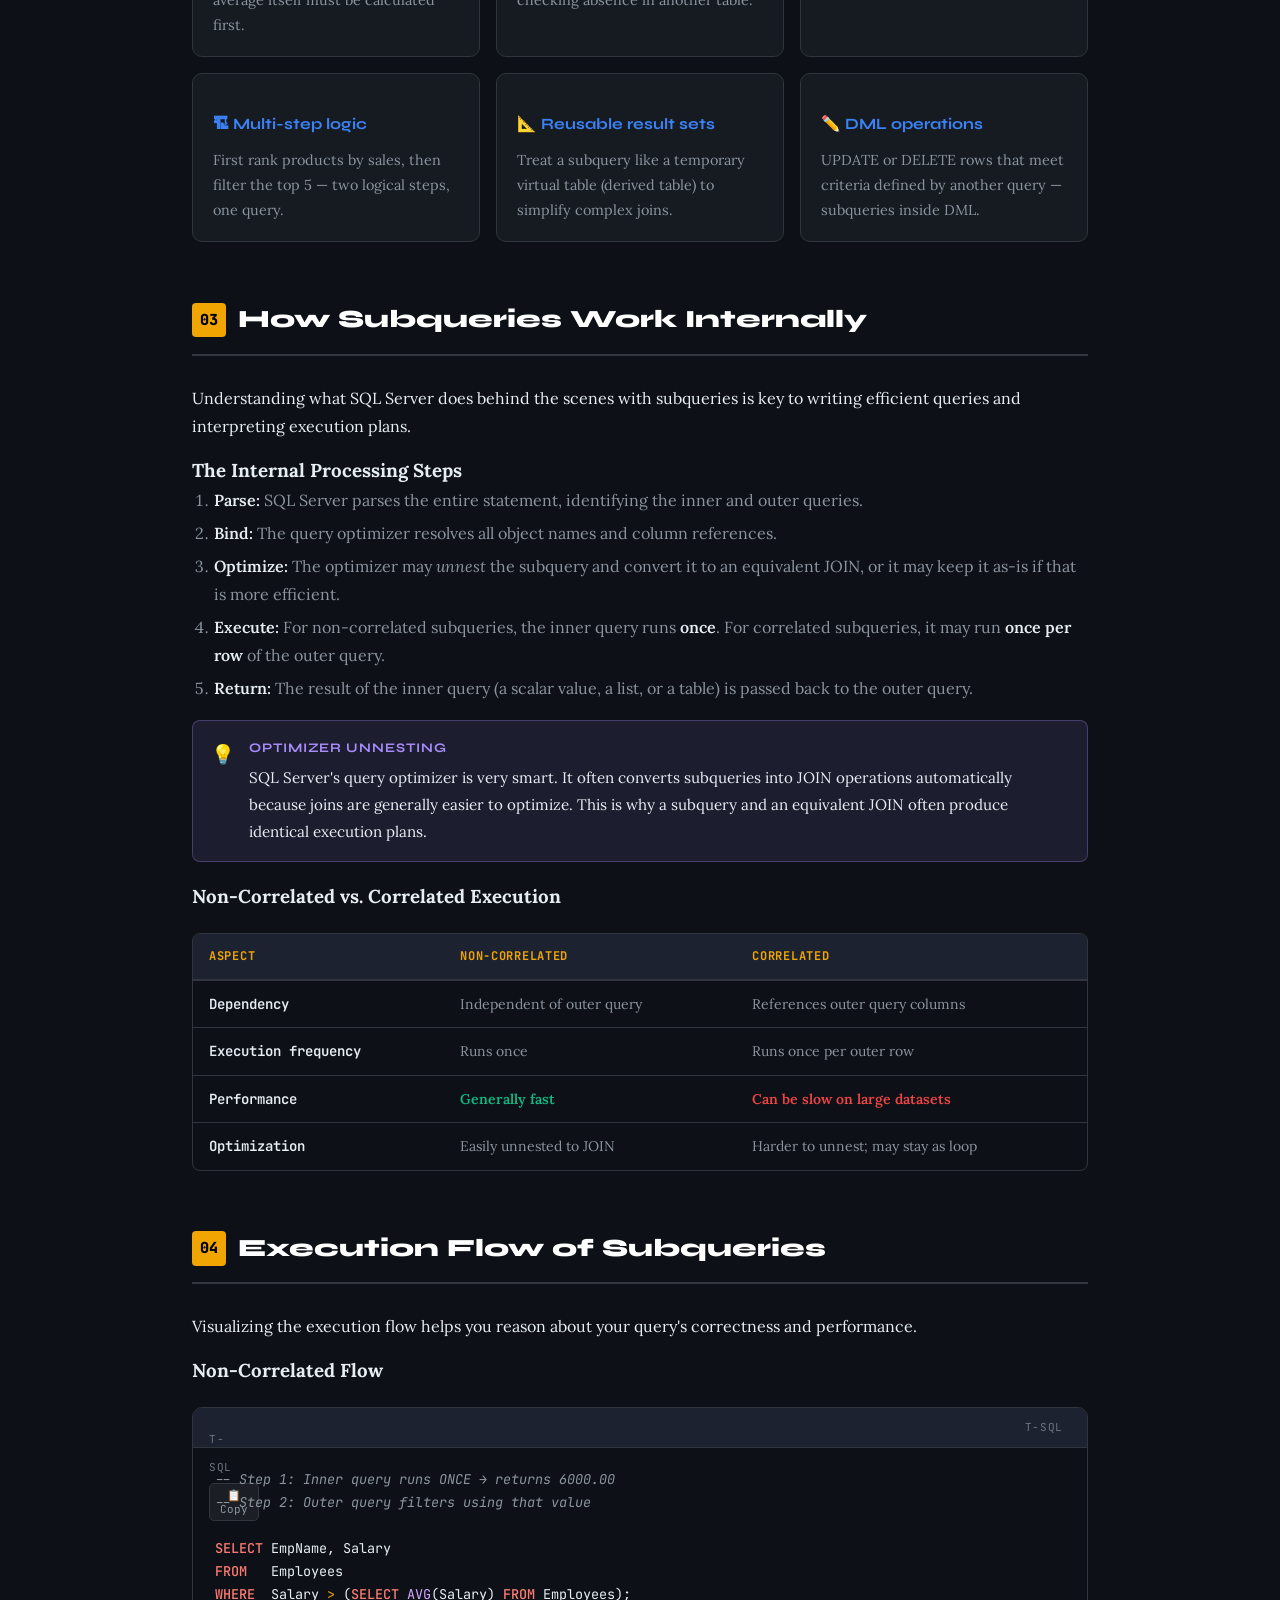
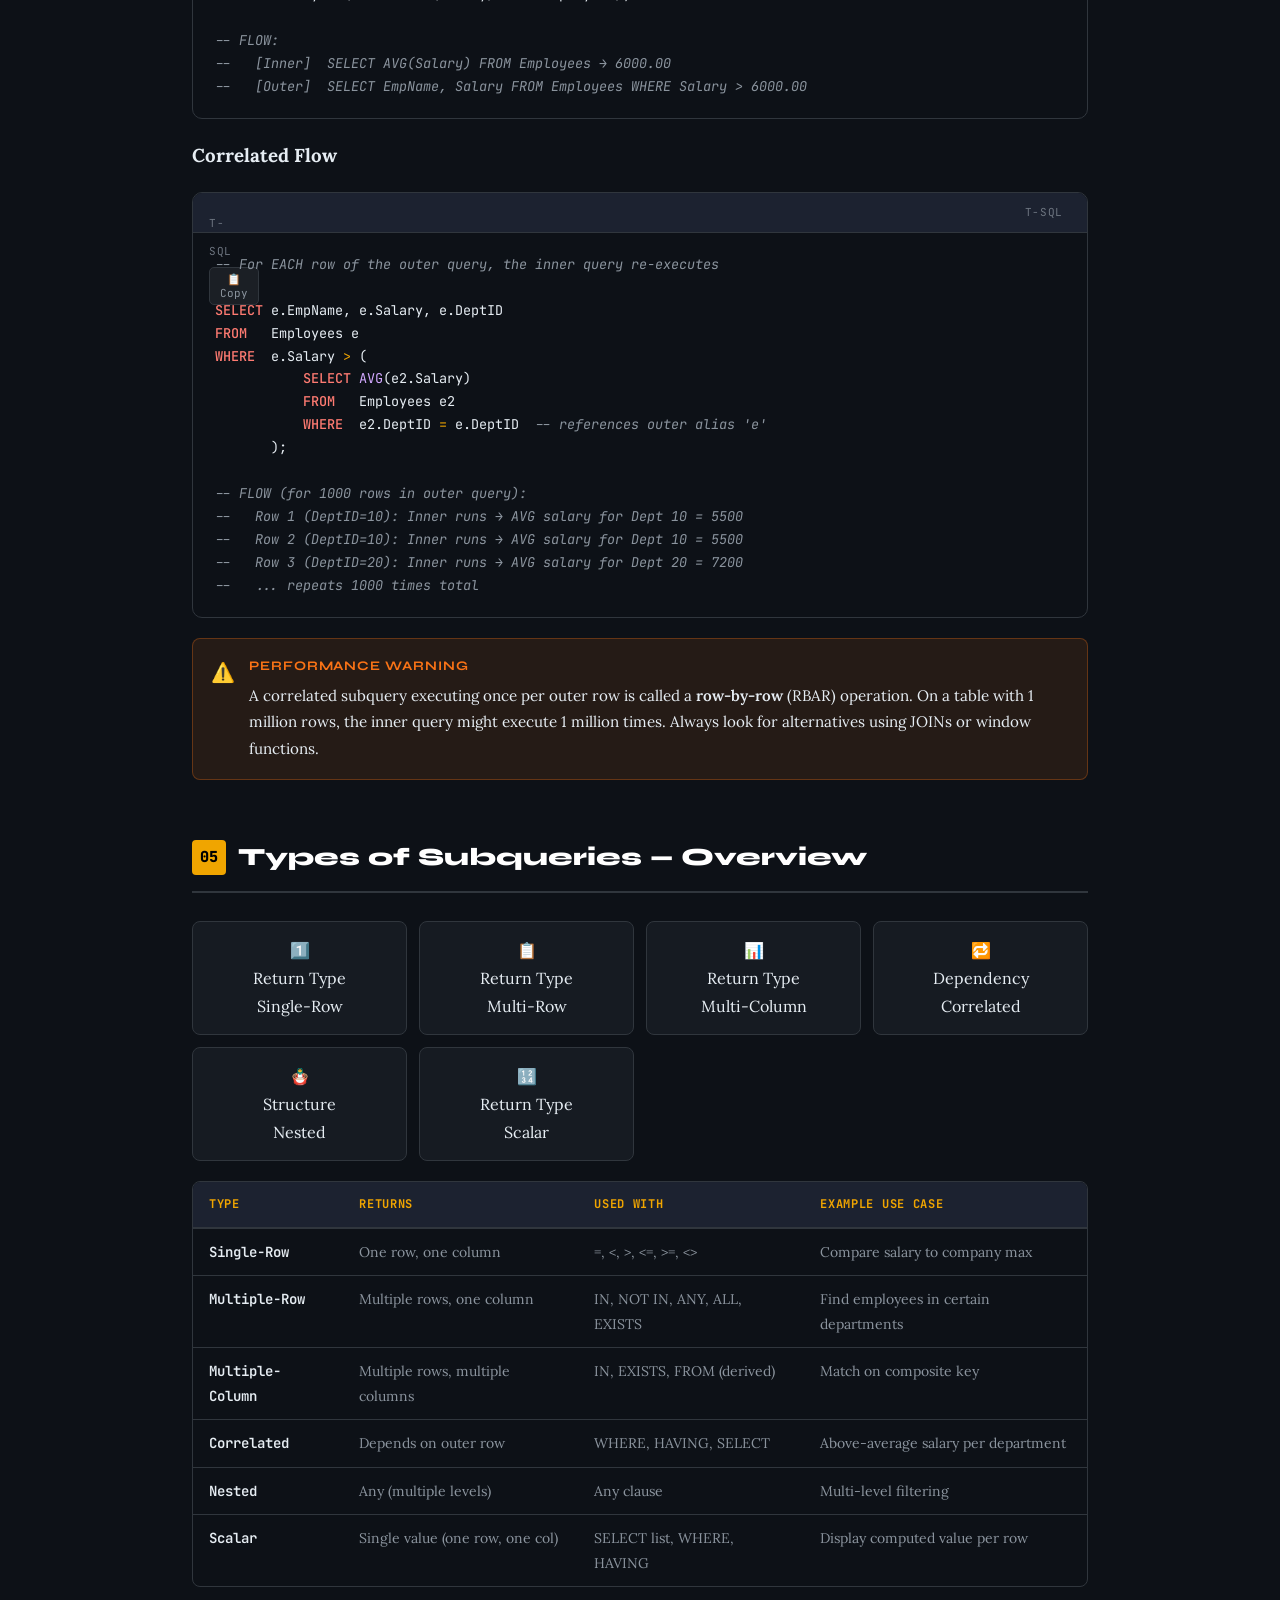
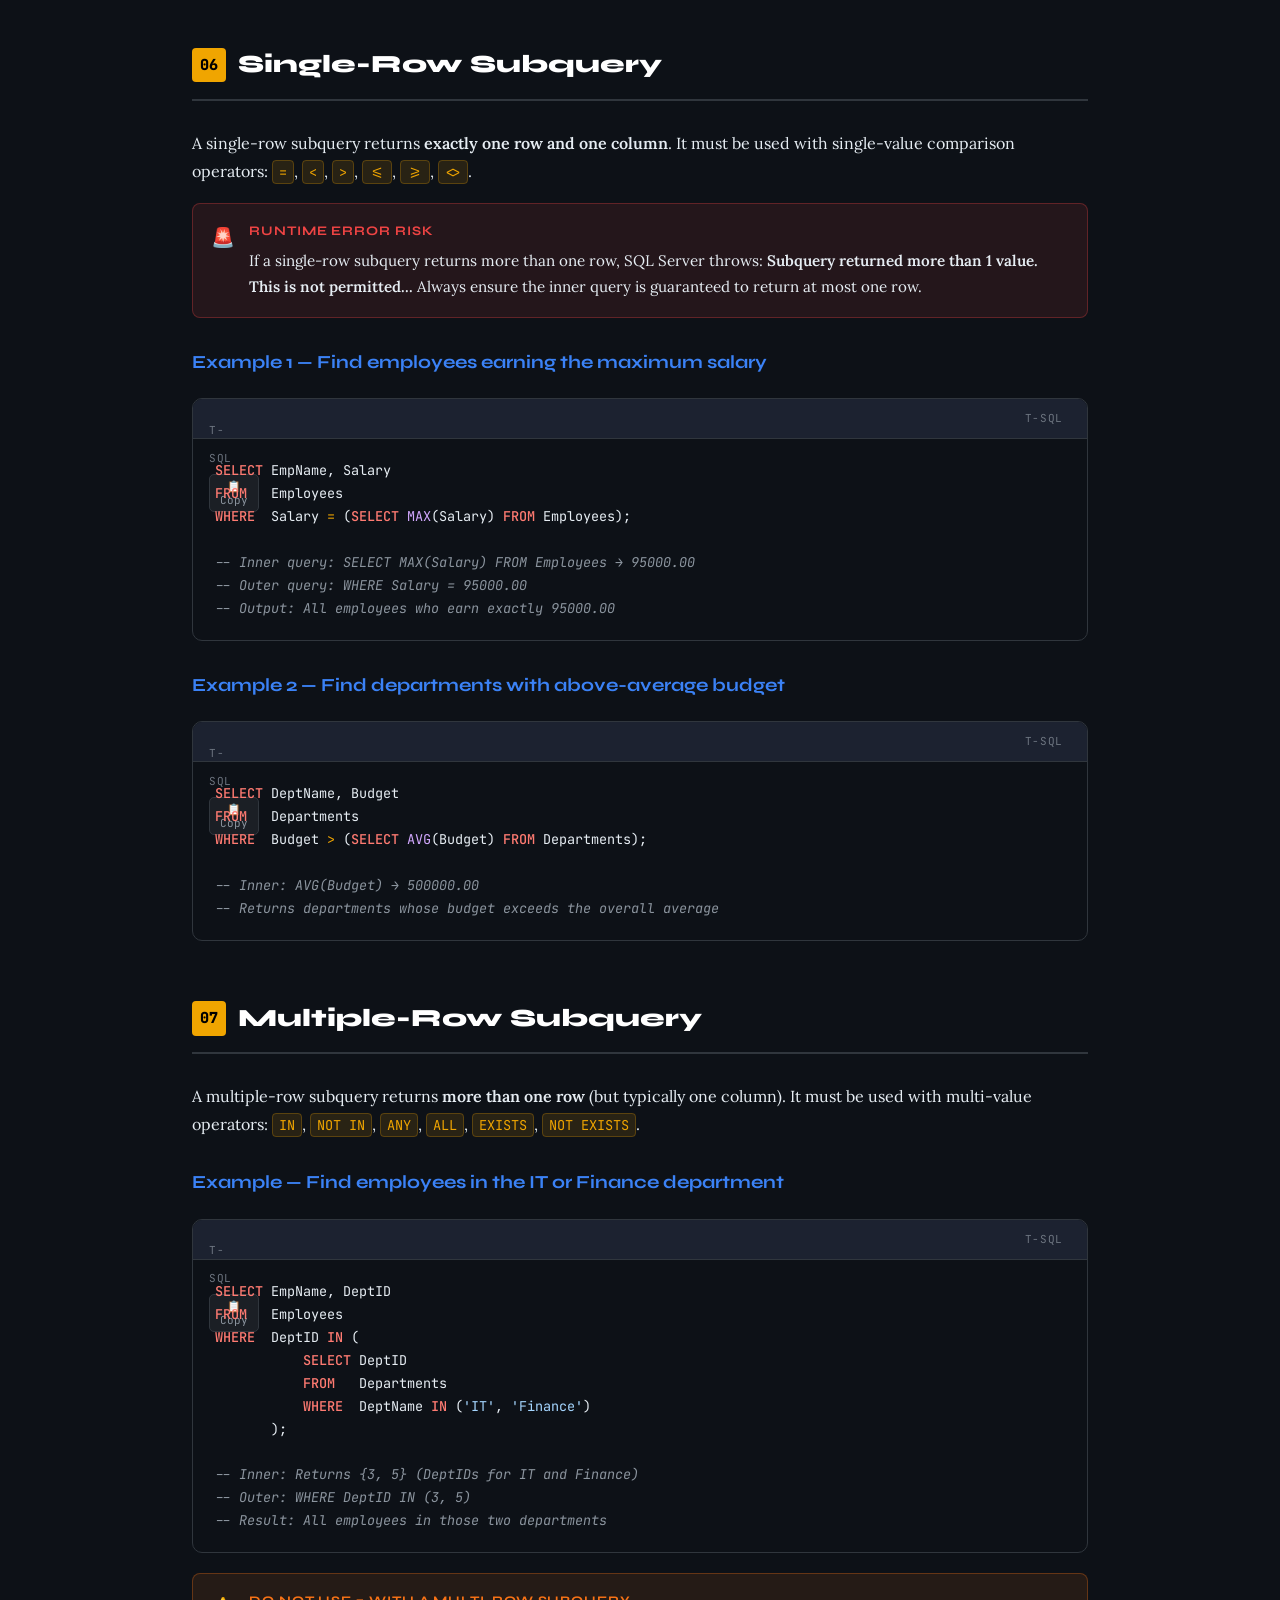
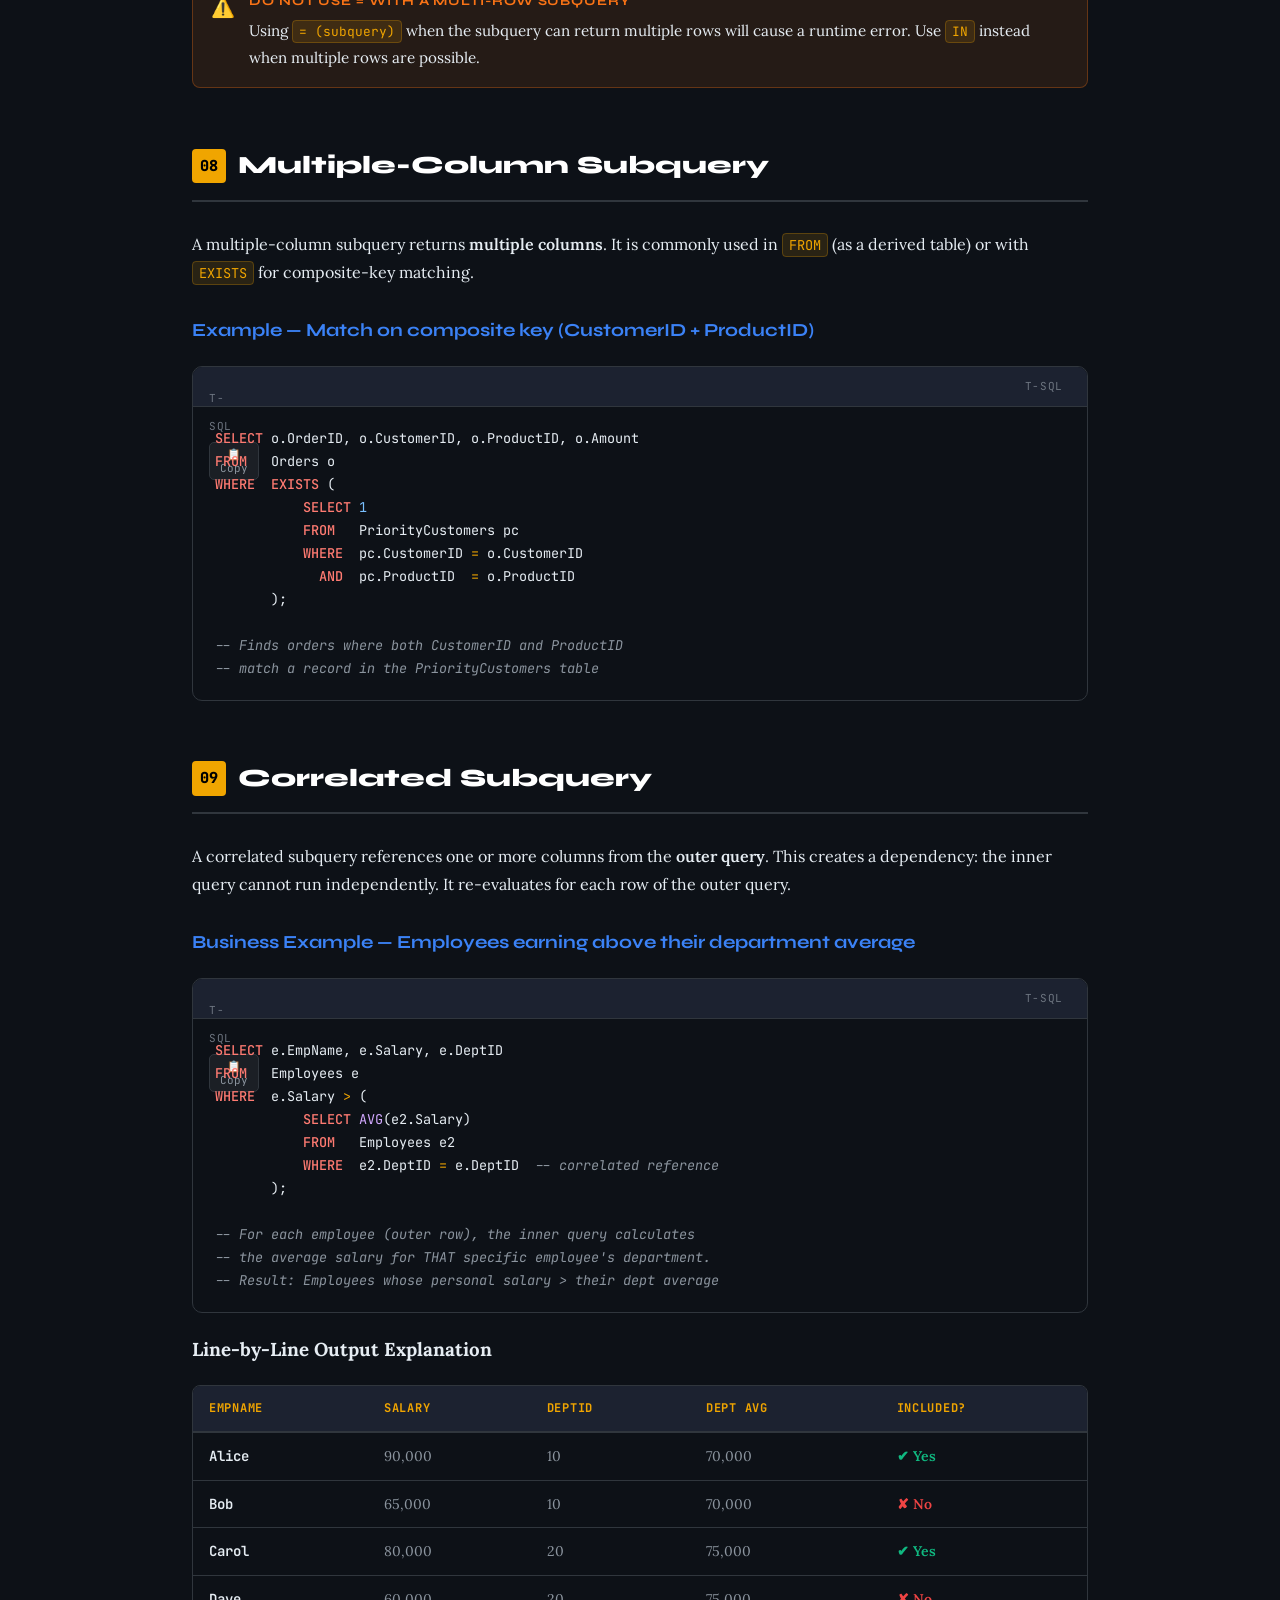
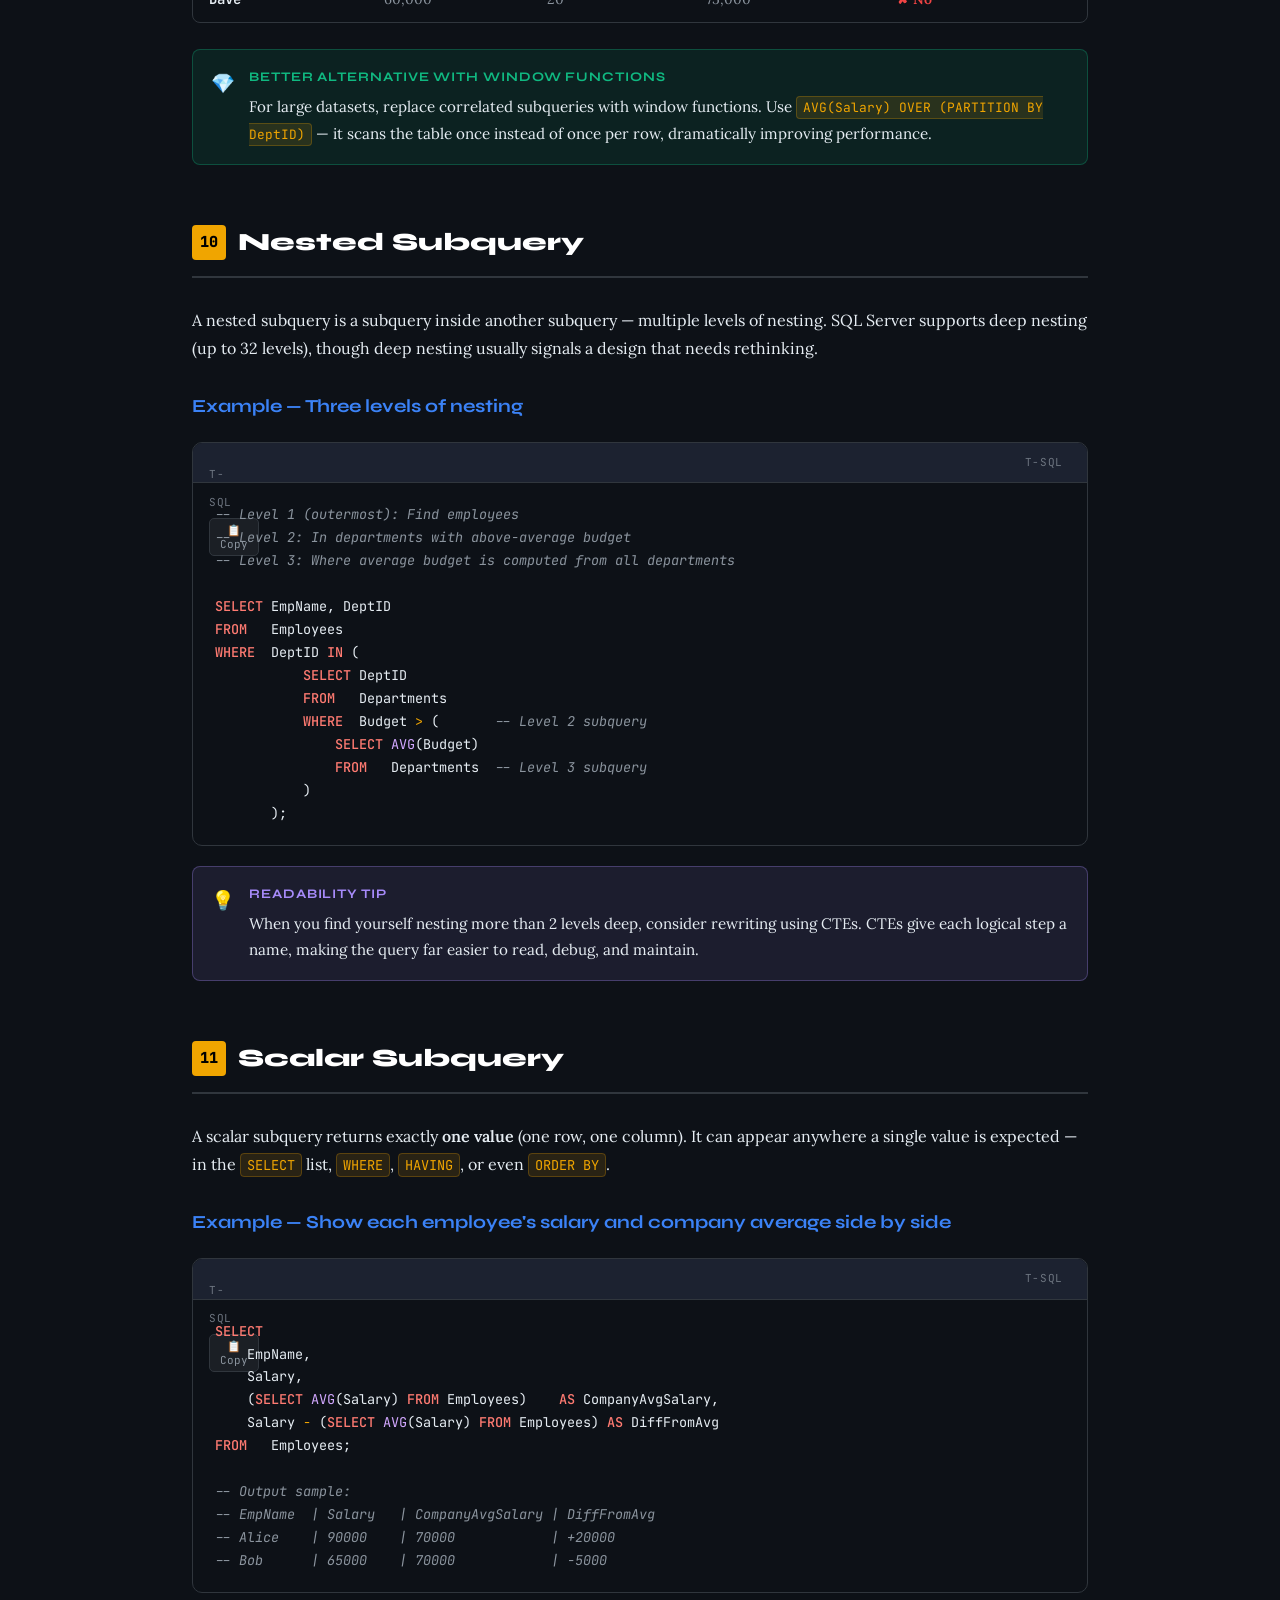
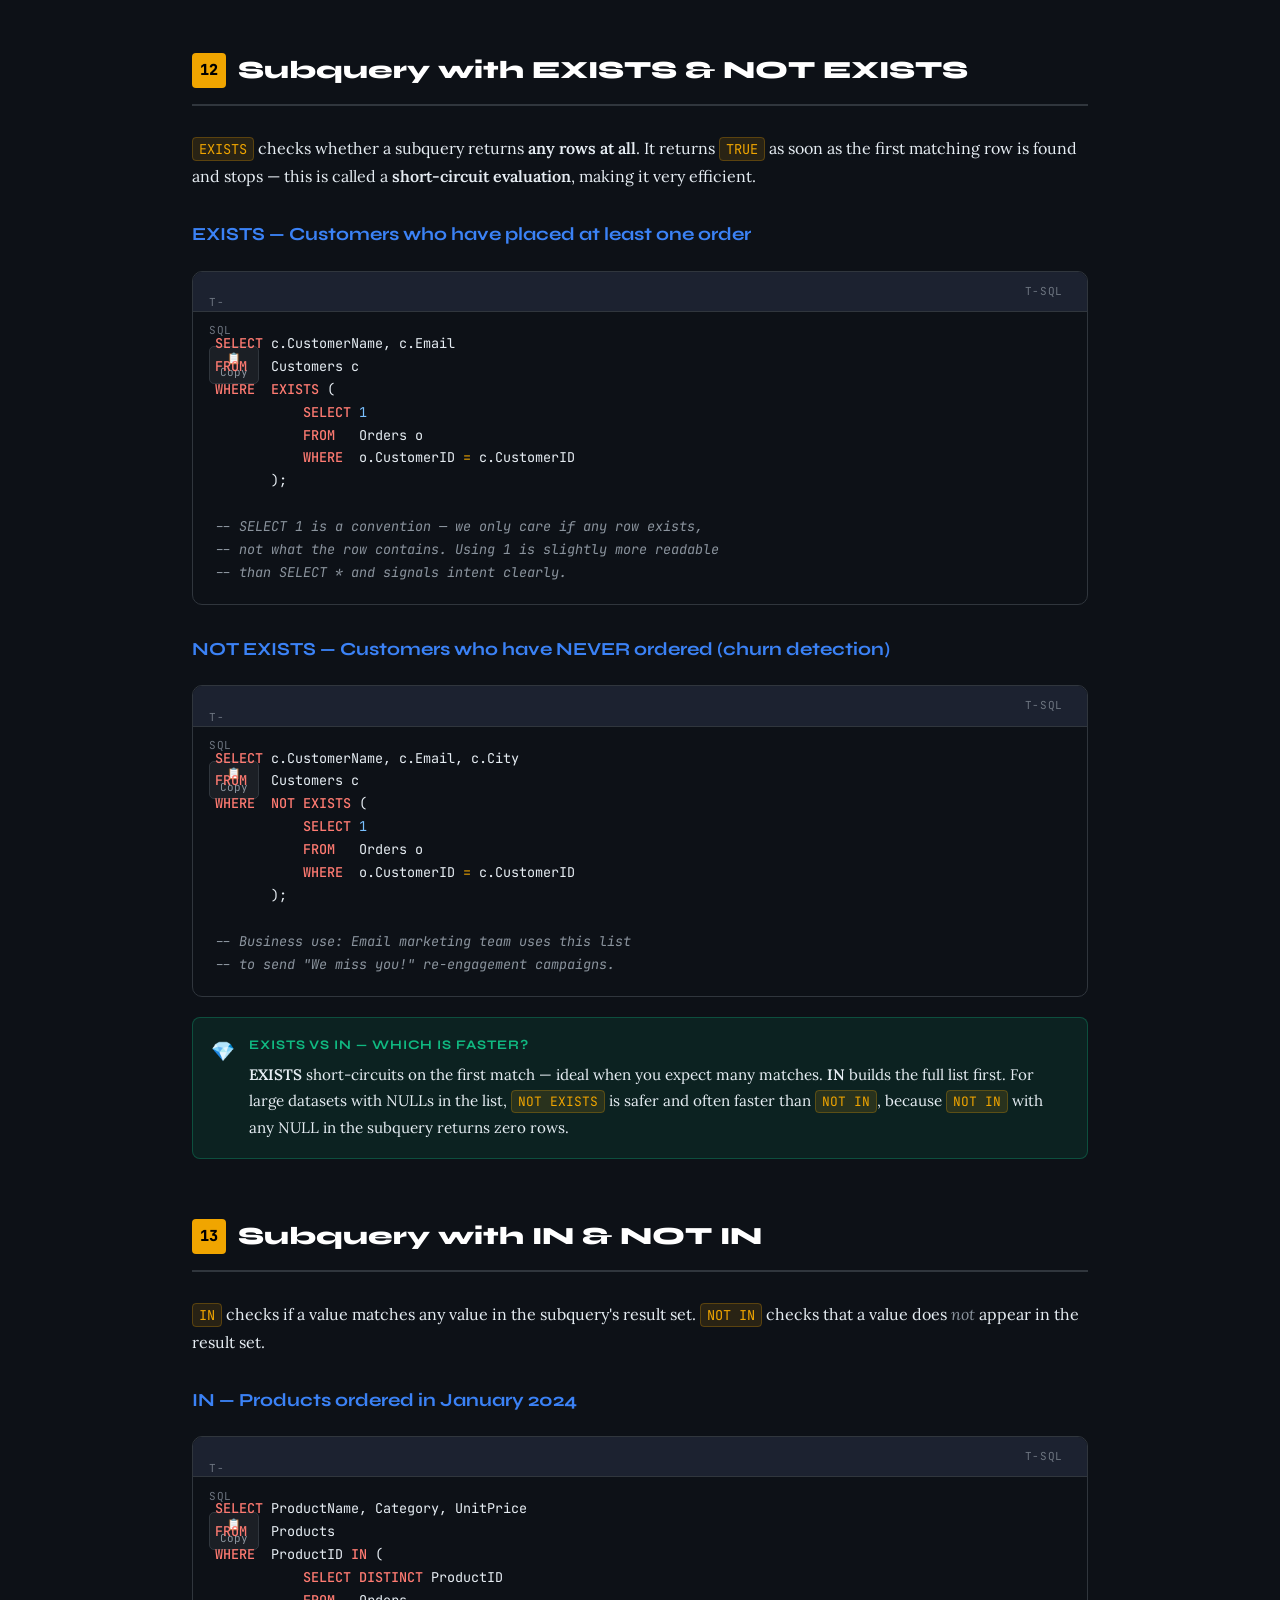
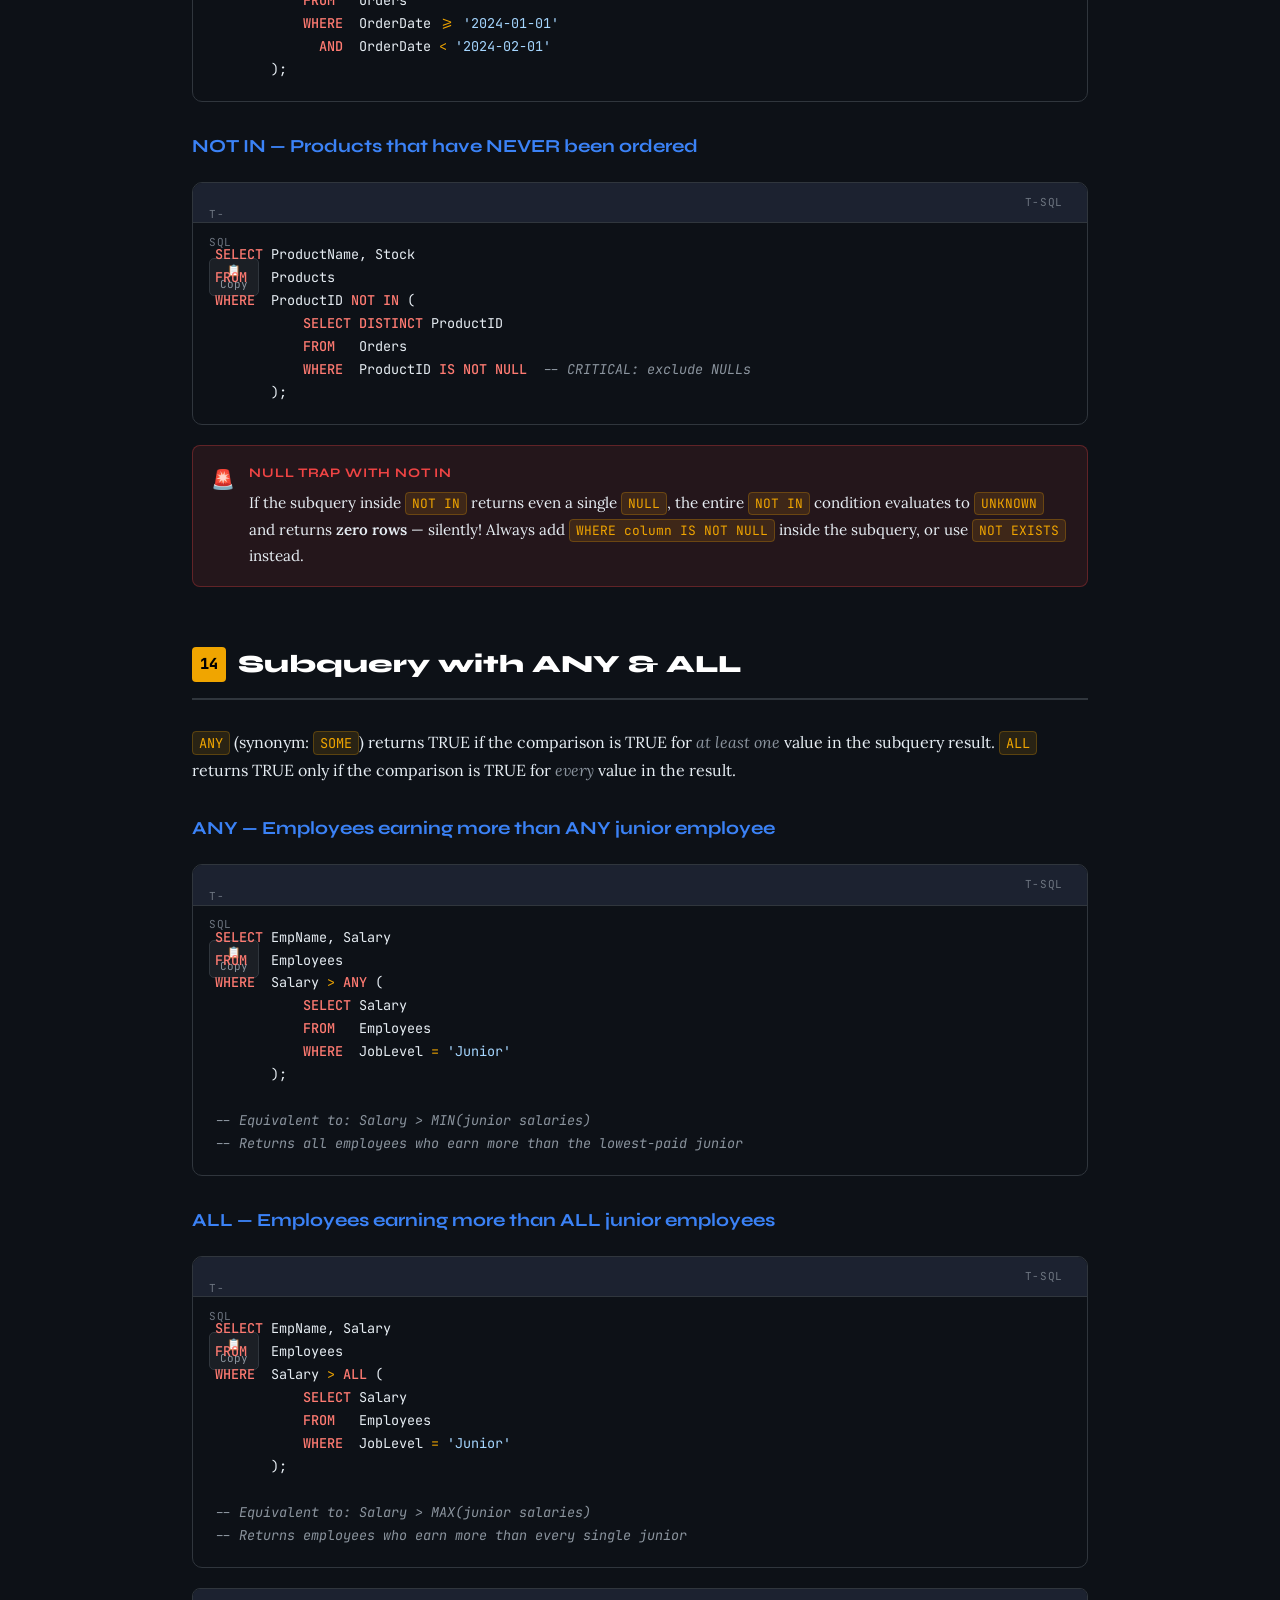
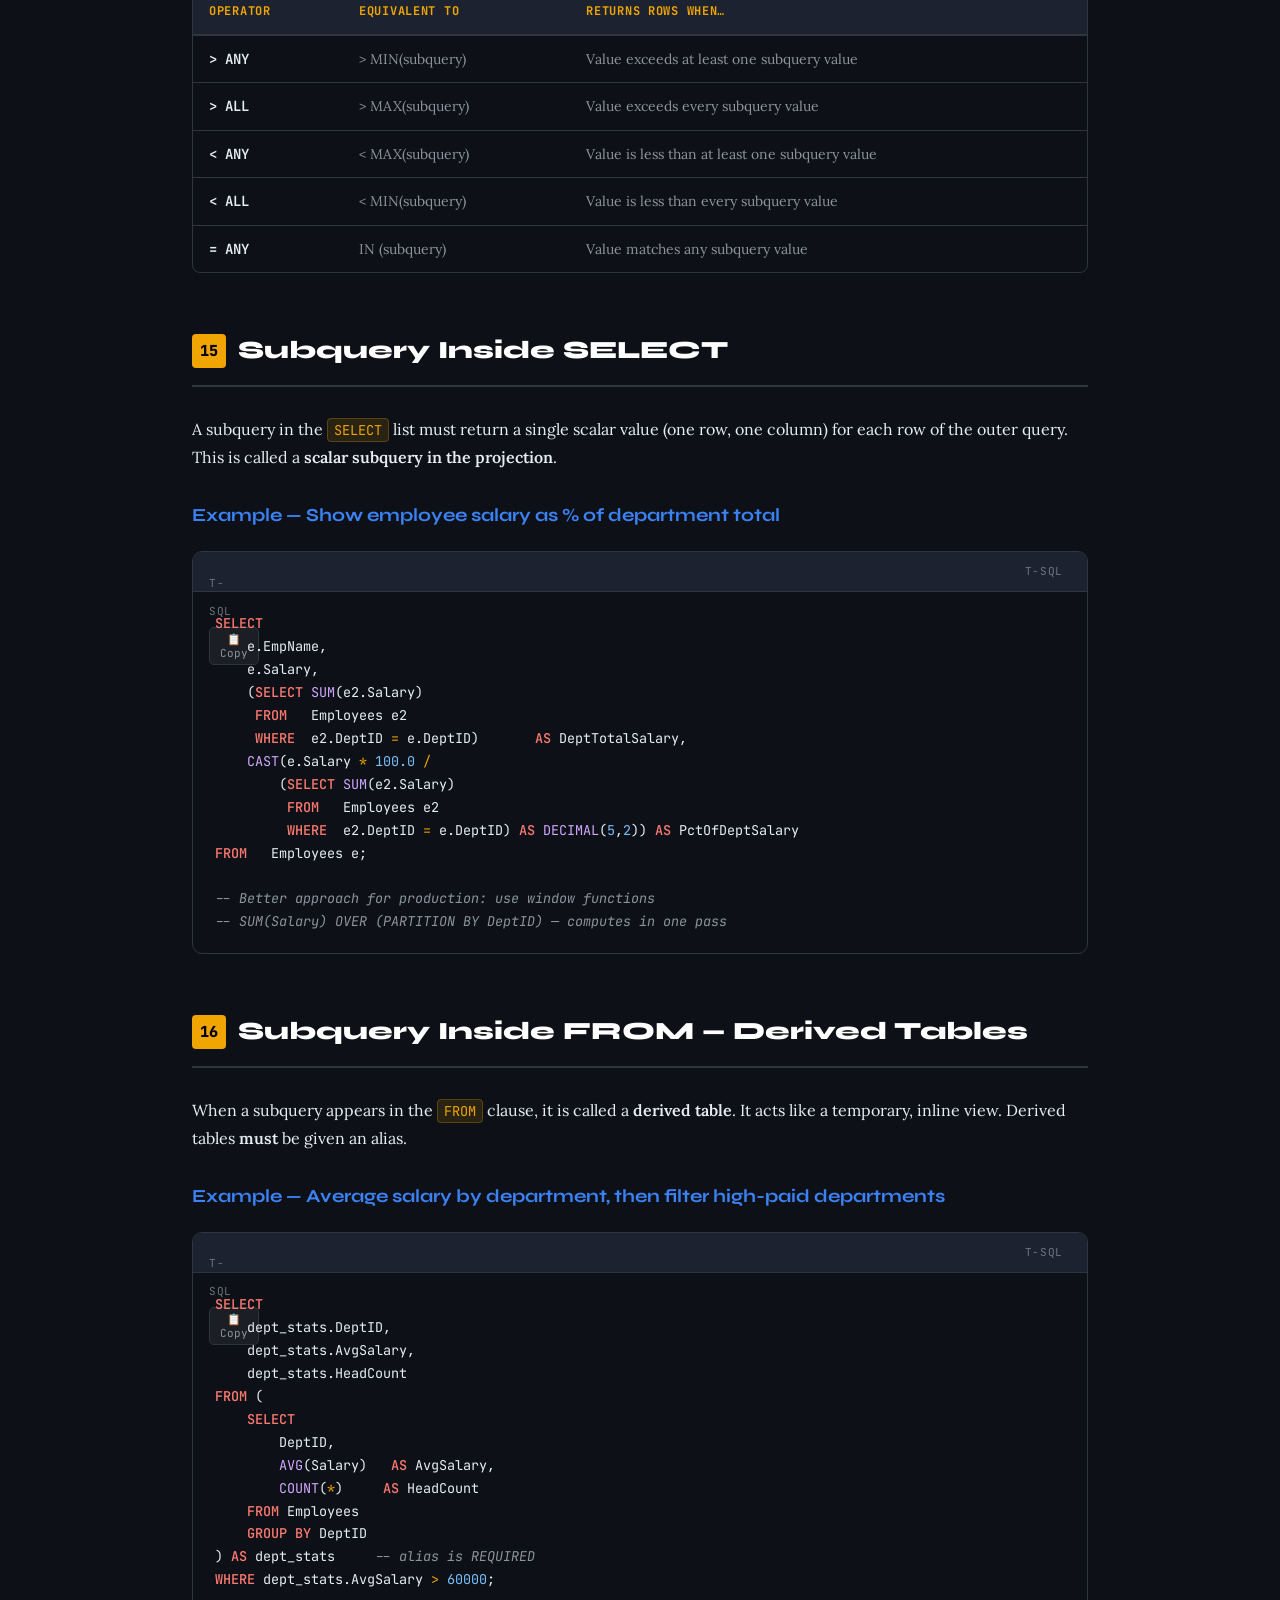
<file: SQL_Subqueries.html>
<!DOCTYPE html>
<html lang="en">
<head>
<meta charset="UTF-8">
<meta name="viewport" content="width=device-width, initial-scale=1.0">
<title>SQL Subqueries Masterclass — SQL Server T-SQL</title>
<link rel="preconnect" href="https://fonts.googleapis.com">
<link href="https://fonts.googleapis.com/css2?family=Syne:wght@400;600;700;800&family=JetBrains+Mono:wght@400;500;600&family=Lora:ital,wght@0,400;0,500;1,400;1,500&display=swap" rel="stylesheet">
<link href="style.css" rel="stylesheet" /></head>

<body>

<!-- ═══════════════════════════ TOP NAV ════════════════════════════ -->
<nav class="top-nav">
  <div class="nav-container">
    <a href="index.html" class="nav-link">← Back to SQL Hub</a>
    <div class="nav-title">SQL Server Documentation Series <span class="nav-badge">T-SQL</span></div>
  </div>
</nav>


<!-- ═══════════════ HEADER ═══════════════ -->
<header>
  <div class="badge-pill">SQL Server · T-SQL · Masterclass Guide</div>
  <h1>SQL <span class="hl">Subqueries</span><br>Complete Masterclass</h1>
  <p class="sub">From beginner foundations to advanced performance tuning — a definitive guide with real-world business scenarios</p>
  <p class="meta">Author: <span>MD JABERUL HOSSEN JABED</span> &nbsp;·&nbsp; Platform: SQL Server (T-SQL) &nbsp;·&nbsp; Level: Beginner → Advanced</p>
</header>

<div class="wrapper">

<!-- ═══════════════ TOC ═══════════════ -->
<div class="toc" id="toc">
  <div class="toc-title">📋 Table of Contents</div>
  <div class="toc-grid">
    <a href="#s1"><span class="tnum">01.</span>What Is a Subquery?</a>
    <a href="#s2"><span class="tnum">02.</span>Why Use Subqueries?</a>
    <a href="#s3"><span class="tnum">03.</span>How Subqueries Work Internally</a>
    <a href="#s4"><span class="tnum">04.</span>Execution Flow</a>
    <a href="#s5"><span class="tnum">05.</span>Types of Subqueries</a>
    <a href="#s6"><span class="tnum">06.</span>Single-Row Subquery</a>
    <a href="#s7"><span class="tnum">07.</span>Multiple-Row Subquery</a>
    <a href="#s8"><span class="tnum">08.</span>Multiple-Column Subquery</a>
    <a href="#s9"><span class="tnum">09.</span>Correlated Subquery</a>
    <a href="#s10"><span class="tnum">10.</span>Nested Subquery</a>
    <a href="#s11"><span class="tnum">11.</span>Scalar Subquery</a>
    <a href="#s12"><span class="tnum">12.</span>EXISTS &amp; NOT EXISTS</a>
    <a href="#s13"><span class="tnum">13.</span>IN &amp; NOT IN</a>
    <a href="#s14"><span class="tnum">14.</span>ANY &amp; ALL</a>
    <a href="#s15"><span class="tnum">15.</span>Subquery in SELECT</a>
    <a href="#s16"><span class="tnum">16.</span>Subquery in FROM (Derived Tables)</a>
    <a href="#s17"><span class="tnum">17.</span>Subquery in WHERE &amp; HAVING</a>
    <a href="#s18"><span class="tnum">18.</span>Subquery in INSERT / UPDATE / DELETE</a>
    <a href="#s19"><span class="tnum">19.</span>Subquery vs JOIN</a>
    <a href="#s20"><span class="tnum">20.</span>Subquery vs CTE vs Temp Table</a>
    <a href="#s21"><span class="tnum">21.</span>Performance Considerations</a>
    <a href="#s22"><span class="tnum">22.</span>Common Mistakes &amp; NULL Traps</a>
    <a href="#s23"><span class="tnum">23.</span>Real-World Business Scenarios</a>
    <a href="#s24"><span class="tnum">24.</span>Interview Questions &amp; Answers</a>
    <a href="#s25"><span class="tnum">25.</span>Practice Tasks &amp; Mini Projects</a>
    <a href="#s26"><span class="tnum">26.</span>Summary &amp; Best Practices</a>
  </div>
</div>

<!-- ═══════════════ S1 ═══════════════ -->
<section id="s1">
  <h2 class="sec-title"><span class="num">01</span>What Is a Subquery?</h2>
  <p>A <strong>subquery</strong> (also called an <em>inner query</em> or <em>nested query</em>) is a <code>SELECT</code> statement embedded inside another SQL statement. The outer query is called the <strong>main query</strong> or <strong>outer query</strong>. The subquery executes first, and its result is passed to the outer query for further processing.</p>

  <div class="callout info">
    <div class="icon">ℹ️</div>
    <div>
      <div class="callout-title">Simple Definition</div>
      <p>A subquery is a query inside a query. Think of it as asking SQL: <em>"First go find me this set of data, then use that answer to solve my bigger question."</em></p>
    </div>
  </div>

  <h3>Basic Syntax</h3>
  <div class="syntax-block"><span class="kw">SELECT</span> column1, column2
<span class="kw">FROM</span>   table_name
<span class="kw">WHERE</span>  column1 <span class="op">=</span> (
           <span class="kw">SELECT</span> column1
           <span class="kw">FROM</span>   another_table
           <span class="kw">WHERE</span>  condition
       );</div>

  <h3>Sample Tables Used Throughout This Guide</h3>
  <div class="code-wrap">
    <div class="code-header"><div class="dot r"> <span class="lang">T-SQL</span> <button class="copy-btn" onclick="copyCode(this)">📋 Copy</button></div><div class="dot y"></div><div class="dot g"></div><div class="lang">T-SQL — Setup</div></div>
    <pre><span class="cmt">-- Employees table</span>
<span class="kw">CREATE TABLE</span> <span class="tb">Employees</span> (
    EmpID      <span class="fn">INT</span> <span class="kw">PRIMARY KEY</span>,
    EmpName    <span class="fn">VARCHAR</span>(<span class="nm">100</span>),
    DeptID     <span class="fn">INT</span>,
    Salary     <span class="fn">DECIMAL</span>(<span class="nm">10</span>,<span class="nm">2</span>),
    ManagerID  <span class="fn">INT</span>,
    HireDate   <span class="fn">DATE</span>
);

<span class="cmt">-- Departments table</span>
<span class="kw">CREATE TABLE</span> <span class="tb">Departments</span> (
    DeptID    <span class="fn">INT</span> <span class="kw">PRIMARY KEY</span>,
    DeptName  <span class="fn">VARCHAR</span>(<span class="nm">100</span>),
    Budget    <span class="fn">DECIMAL</span>(<span class="nm">12</span>,<span class="nm">2</span>)
);

<span class="cmt">-- Orders table</span>
<span class="kw">CREATE TABLE</span> <span class="tb">Orders</span> (
    OrderID     <span class="fn">INT</span> <span class="kw">PRIMARY KEY</span>,
    CustomerID  <span class="fn">INT</span>,
    ProductID   <span class="fn">INT</span>,
    Quantity    <span class="fn">INT</span>,
    Amount      <span class="fn">DECIMAL</span>(<span class="nm">10</span>,<span class="nm">2</span>),
    OrderDate   <span class="fn">DATE</span>
);

<span class="cmt">-- Customers table</span>
<span class="kw">CREATE TABLE</span> <span class="tb">Customers</span> (
    CustomerID    <span class="fn">INT</span> <span class="kw">PRIMARY KEY</span>,
    CustomerName  <span class="fn">VARCHAR</span>(<span class="nm">150</span>),
    Email         <span class="fn">VARCHAR</span>(<span class="nm">200</span>),
    City          <span class="fn">VARCHAR</span>(<span class="nm">100</span>)
);

<span class="cmt">-- Products table</span>
<span class="kw">CREATE TABLE</span> <span class="tb">Products</span> (
    ProductID    <span class="fn">INT</span> <span class="kw">PRIMARY KEY</span>,
    ProductName  <span class="fn">VARCHAR</span>(<span class="nm">150</span>),
    Category     <span class="fn">VARCHAR</span>(<span class="nm">100</span>),
    UnitPrice    <span class="fn">DECIMAL</span>(<span class="nm">10</span>,<span class="nm">2</span>),
    Stock        <span class="fn">INT</span>
);</pre>
  </div>
</section>

<!-- ═══════════════ S2 ═══════════════ -->
<section id="s2">
  <h2 class="sec-title"><span class="num">02</span>Why Use Subqueries?</h2>
  <p>Subqueries solve problems that cannot be easily solved with a single flat <code>SELECT</code> statement. They let you break a complex question into smaller, logical steps.</p>

  <div class="type-grid">
    <div class="type-card">
      <h4>🔍 Filter with computed values</h4>
      <p>Find employees who earn more than the <em>average salary</em> — the average itself must be calculated first.</p>
    </div>
    <div class="type-card">
      <h4>🚫 Negative existence checks</h4>
      <p>Find customers who have <em>never</em> placed an order — requires checking absence in another table.</p>
    </div>
    <div class="type-card">
      <h4>📊 Aggregated comparisons</h4>
      <p>Compare each department's salary against the company-wide average using a subquery in SELECT.</p>
    </div>
    <div class="type-card">
      <h4>🏗 Multi-step logic</h4>
      <p>First rank products by sales, then filter the top 5 — two logical steps, one query.</p>
    </div>
    <div class="type-card">
      <h4>📐 Reusable result sets</h4>
      <p>Treat a subquery like a temporary virtual table (derived table) to simplify complex joins.</p>
    </div>
    <div class="type-card">
      <h4>✏️ DML operations</h4>
      <p>UPDATE or DELETE rows that meet criteria defined by another query — subqueries inside DML.</p>
    </div>
  </div>
</section>

<!-- ═══════════════ S3 ═══════════════ -->
<section id="s3">
  <h2 class="sec-title"><span class="num">03</span>How Subqueries Work Internally</h2>
  <p>Understanding what SQL Server does behind the scenes with subqueries is key to writing efficient queries and interpreting execution plans.</p>

  <h3>The Internal Processing Steps</h3>
  <ol>
    <li><strong>Parse:</strong> SQL Server parses the entire statement, identifying the inner and outer queries.</li>
    <li><strong>Bind:</strong> The query optimizer resolves all object names and column references.</li>
    <li><strong>Optimize:</strong> The optimizer may <em>unnest</em> the subquery and convert it to an equivalent JOIN, or it may keep it as-is if that is more efficient.</li>
    <li><strong>Execute:</strong> For non-correlated subqueries, the inner query runs <strong>once</strong>. For correlated subqueries, it may run <strong>once per row</strong> of the outer query.</li>
    <li><strong>Return:</strong> The result of the inner query (a scalar value, a list, or a table) is passed back to the outer query.</li>
  </ol>

  <div class="callout tip">
    <div class="icon">💡</div>
    <div>
      <div class="callout-title">Optimizer Unnesting</div>
      <p>SQL Server's query optimizer is very smart. It often converts subqueries into JOIN operations automatically because joins are generally easier to optimize. This is why a subquery and an equivalent JOIN often produce identical execution plans.</p>
    </div>
  </div>

  <h3>Non-Correlated vs. Correlated Execution</h3>
  <div class="table-wrap">
    <table>
      <thead><tr><th>Aspect</th><th>Non-Correlated</th><th>Correlated</th></tr></thead>
      <tbody>
        <tr><td>Dependency</td><td>Independent of outer query</td><td>References outer query columns</td></tr>
        <tr><td>Execution frequency</td><td>Runs once</td><td>Runs once per outer row</td></tr>
        <tr><td>Performance</td><td class="good">Generally fast</td><td class="bad">Can be slow on large datasets</td></tr>
        <tr><td>Optimization</td><td>Easily unnested to JOIN</td><td>Harder to unnest; may stay as loop</td></tr>
      </tbody>
    </table>
  </div>
</section>

<!-- ═══════════════ S4 ═══════════════ -->
<section id="s4">
  <h2 class="sec-title"><span class="num">04</span>Execution Flow of Subqueries</h2>
  <p>Visualizing the execution flow helps you reason about your query's correctness and performance.</p>

  <h3>Non-Correlated Flow</h3>
  <div class="code-wrap">
    <div class="code-header"><div class="dot r"> <span class="lang">T-SQL</span> <button class="copy-btn" onclick="copyCode(this)">📋 Copy</button></div><div class="dot y"></div><div class="dot g"></div><div class="lang">T-SQL</div></div>
    <pre><span class="cmt">-- Step 1: Inner query runs ONCE → returns 6000.00
-- Step 2: Outer query filters using that value</span>

<span class="kw">SELECT</span> EmpName, Salary
<span class="kw">FROM</span>   <span class="tb">Employees</span>
<span class="kw">WHERE</span>  Salary <span class="op">></span> (<span class="kw">SELECT</span> <span class="fn">AVG</span>(Salary) <span class="kw">FROM</span> <span class="tb">Employees</span>);

<span class="cmt">-- FLOW:
--   [Inner]  SELECT AVG(Salary) FROM Employees → 6000.00
--   [Outer]  SELECT EmpName, Salary FROM Employees WHERE Salary > 6000.00</span></pre>
  </div>

  <h3>Correlated Flow</h3>
  <div class="code-wrap">
    <div class="code-header"><div class="dot r"> <span class="lang">T-SQL</span> <button class="copy-btn" onclick="copyCode(this)">📋 Copy</button></div><div class="dot y"></div><div class="dot g"></div><div class="lang">T-SQL</div></div>
    <pre><span class="cmt">-- For EACH row of the outer query, the inner query re-executes</span>

<span class="kw">SELECT</span> e.EmpName, e.Salary, e.DeptID
<span class="kw">FROM</span>   <span class="tb">Employees</span> e
<span class="kw">WHERE</span>  e.Salary <span class="op">></span> (
           <span class="kw">SELECT</span> <span class="fn">AVG</span>(e2.Salary)
           <span class="kw">FROM</span>   <span class="tb">Employees</span> e2
           <span class="kw">WHERE</span>  e2.DeptID <span class="op">=</span> e.DeptID  <span class="cmt">-- references outer alias 'e'</span>
       );

<span class="cmt">-- FLOW (for 1000 rows in outer query):
--   Row 1 (DeptID=10): Inner runs → AVG salary for Dept 10 = 5500
--   Row 2 (DeptID=10): Inner runs → AVG salary for Dept 10 = 5500
--   Row 3 (DeptID=20): Inner runs → AVG salary for Dept 20 = 7200
--   ... repeats 1000 times total</span></pre>
  </div>

  <div class="callout warn">
    <div class="icon">⚠️</div>
    <div>
      <div class="callout-title">Performance Warning</div>
      <p>A correlated subquery executing once per outer row is called a <strong>row-by-row</strong> (RBAR) operation. On a table with 1 million rows, the inner query might execute 1 million times. Always look for alternatives using JOINs or window functions.</p>
    </div>
  </div>
</section>

<!-- ═══════════════ S5 ═══════════════ -->
<section id="s5">
  <h2 class="sec-title"><span class="num">05</span>Types of Subqueries — Overview</h2>

  <div class="facts-grid">
    <div class="fact-card"><div class="emoji">1️⃣</div><div class="label">Return Type</div><div class="val">Single-Row</div></div>
    <div class="fact-card"><div class="emoji">📋</div><div class="label">Return Type</div><div class="val">Multi-Row</div></div>
    <div class="fact-card"><div class="emoji">📊</div><div class="label">Return Type</div><div class="val">Multi-Column</div></div>
    <div class="fact-card"><div class="emoji">🔁</div><div class="label">Dependency</div><div class="val">Correlated</div></div>
    <div class="fact-card"><div class="emoji">🪆</div><div class="label">Structure</div><div class="val">Nested</div></div>
    <div class="fact-card"><div class="emoji">🔢</div><div class="label">Return Type</div><div class="val">Scalar</div></div>
  </div>

  <div class="table-wrap">
    <table>
      <thead><tr><th>Type</th><th>Returns</th><th>Used With</th><th>Example Use Case</th></tr></thead>
      <tbody>
        <tr><td>Single-Row</td><td>One row, one column</td><td>=, &lt;, &gt;, &lt;=, &gt;=, &lt;&gt;</td><td>Compare salary to company max</td></tr>
        <tr><td>Multiple-Row</td><td>Multiple rows, one column</td><td>IN, NOT IN, ANY, ALL, EXISTS</td><td>Find employees in certain departments</td></tr>
        <tr><td>Multiple-Column</td><td>Multiple rows, multiple columns</td><td>IN, EXISTS, FROM (derived)</td><td>Match on composite key</td></tr>
        <tr><td>Correlated</td><td>Depends on outer row</td><td>WHERE, HAVING, SELECT</td><td>Above-average salary per department</td></tr>
        <tr><td>Nested</td><td>Any (multiple levels)</td><td>Any clause</td><td>Multi-level filtering</td></tr>
        <tr><td>Scalar</td><td>Single value (one row, one col)</td><td>SELECT list, WHERE, HAVING</td><td>Display computed value per row</td></tr>
      </tbody>
    </table>
  </div>
</section>

<!-- ═══════════════ S6 ═══════════════ -->
<section id="s6">
  <h2 class="sec-title"><span class="num">06</span>Single-Row Subquery</h2>
  <p>A single-row subquery returns <strong>exactly one row and one column</strong>. It must be used with single-value comparison operators: <code>=</code>, <code>&lt;</code>, <code>&gt;</code>, <code>&lt;=</code>, <code>&gt;=</code>, <code>&lt;&gt;</code>.</p>

  <div class="callout danger">
    <div class="icon">🚨</div>
    <div>
      <div class="callout-title">Runtime Error Risk</div>
      <p>If a single-row subquery returns more than one row, SQL Server throws: <strong>Subquery returned more than 1 value. This is not permitted...</strong> Always ensure the inner query is guaranteed to return at most one row.</p>
    </div>
  </div>

  <h3 class="blue">Example 1 — Find employees earning the maximum salary</h3>
  <div class="code-wrap">
    <div class="code-header"><div class="dot r"> <span class="lang">T-SQL</span> <button class="copy-btn" onclick="copyCode(this)">📋 Copy</button></div><div class="dot y"></div><div class="dot g"></div><div class="lang">T-SQL</div></div>
    <pre><span class="kw">SELECT</span> EmpName, Salary
<span class="kw">FROM</span>   <span class="tb">Employees</span>
<span class="kw">WHERE</span>  Salary <span class="op">=</span> (<span class="kw">SELECT</span> <span class="fn">MAX</span>(Salary) <span class="kw">FROM</span> <span class="tb">Employees</span>);

<span class="cmt">-- Inner query: SELECT MAX(Salary) FROM Employees → 95000.00
-- Outer query: WHERE Salary = 95000.00
-- Output: All employees who earn exactly 95000.00</span></pre>
  </div>

  <h3 class="blue">Example 2 — Find departments with above-average budget</h3>
  <div class="code-wrap">
    <div class="code-header"><div class="dot r"> <span class="lang">T-SQL</span> <button class="copy-btn" onclick="copyCode(this)">📋 Copy</button></div><div class="dot y"></div><div class="dot g"></div><div class="lang">T-SQL</div></div>
    <pre><span class="kw">SELECT</span> DeptName, Budget
<span class="kw">FROM</span>   <span class="tb">Departments</span>
<span class="kw">WHERE</span>  Budget <span class="op">></span> (<span class="kw">SELECT</span> <span class="fn">AVG</span>(Budget) <span class="kw">FROM</span> <span class="tb">Departments</span>);

<span class="cmt">-- Inner: AVG(Budget) → 500000.00
-- Returns departments whose budget exceeds the overall average</span></pre>
  </div>
</section>

<!-- ═══════════════ S7 ═══════════════ -->
<section id="s7">
  <h2 class="sec-title"><span class="num">07</span>Multiple-Row Subquery</h2>
  <p>A multiple-row subquery returns <strong>more than one row</strong> (but typically one column). It must be used with multi-value operators: <code>IN</code>, <code>NOT IN</code>, <code>ANY</code>, <code>ALL</code>, <code>EXISTS</code>, <code>NOT EXISTS</code>.</p>

  <h3 class="blue">Example — Find employees in the IT or Finance department</h3>
  <div class="code-wrap">
    <div class="code-header"><div class="dot r"> <span class="lang">T-SQL</span> <button class="copy-btn" onclick="copyCode(this)">📋 Copy</button></div><div class="dot y"></div><div class="dot g"></div><div class="lang">T-SQL</div></div>
    <pre><span class="kw">SELECT</span> EmpName, DeptID
<span class="kw">FROM</span>   <span class="tb">Employees</span>
<span class="kw">WHERE</span>  DeptID <span class="kw">IN</span> (
           <span class="kw">SELECT</span> DeptID
           <span class="kw">FROM</span>   <span class="tb">Departments</span>
           <span class="kw">WHERE</span>  DeptName <span class="kw">IN</span> (<span class="str">'IT'</span>, <span class="str">'Finance'</span>)
       );

<span class="cmt">-- Inner: Returns {3, 5} (DeptIDs for IT and Finance)
-- Outer: WHERE DeptID IN (3, 5)
-- Result: All employees in those two departments</span></pre>
  </div>

  <div class="callout warn">
    <div class="icon">⚠️</div>
    <div>
      <div class="callout-title">Do NOT use = with a multi-row subquery</div>
      <p>Using <code>= (subquery)</code> when the subquery can return multiple rows will cause a runtime error. Use <code>IN</code> instead when multiple rows are possible.</p>
    </div>
  </div>
</section>

<!-- ═══════════════ S8 ═══════════════ -->
<section id="s8">
  <h2 class="sec-title"><span class="num">08</span>Multiple-Column Subquery</h2>
  <p>A multiple-column subquery returns <strong>multiple columns</strong>. It is commonly used in <code>FROM</code> (as a derived table) or with <code>EXISTS</code> for composite-key matching.</p>

  <h3 class="blue">Example — Match on composite key (CustomerID + ProductID)</h3>
  <div class="code-wrap">
    <div class="code-header"><div class="dot r"> <span class="lang">T-SQL</span> <button class="copy-btn" onclick="copyCode(this)">📋 Copy</button></div><div class="dot y"></div><div class="dot g"></div><div class="lang">T-SQL</div></div>
    <pre><span class="kw">SELECT</span> o.OrderID, o.CustomerID, o.ProductID, o.Amount
<span class="kw">FROM</span>   <span class="tb">Orders</span> o
<span class="kw">WHERE</span>  <span class="kw">EXISTS</span> (
           <span class="kw">SELECT</span> <span class="nm">1</span>
           <span class="kw">FROM</span>   <span class="tb">PriorityCustomers</span> pc
           <span class="kw">WHERE</span>  pc.CustomerID <span class="op">=</span> o.CustomerID
             <span class="kw">AND</span>  pc.ProductID  <span class="op">=</span> o.ProductID
       );

<span class="cmt">-- Finds orders where both CustomerID and ProductID
-- match a record in the PriorityCustomers table</span></pre>
  </div>
</section>

<!-- ═══════════════ S9 ═══════════════ -->
<section id="s9">
  <h2 class="sec-title"><span class="num">09</span>Correlated Subquery</h2>
  <p>A correlated subquery references one or more columns from the <strong>outer query</strong>. This creates a dependency: the inner query cannot run independently. It re-evaluates for each row of the outer query.</p>

  <h3 class="blue">Business Example — Employees earning above their department average</h3>
  <div class="code-wrap">
    <div class="code-header"><div class="dot r"> <span class="lang">T-SQL</span> <button class="copy-btn" onclick="copyCode(this)">📋 Copy</button></div><div class="dot y"></div><div class="dot g"></div><div class="lang">T-SQL</div></div>
    <pre><span class="kw">SELECT</span> e.EmpName, e.Salary, e.DeptID
<span class="kw">FROM</span>   <span class="tb">Employees</span> e
<span class="kw">WHERE</span>  e.Salary <span class="op">></span> (
           <span class="kw">SELECT</span> <span class="fn">AVG</span>(e2.Salary)
           <span class="kw">FROM</span>   <span class="tb">Employees</span> e2
           <span class="kw">WHERE</span>  e2.DeptID <span class="op">=</span> e.DeptID  <span class="cmt">-- correlated reference</span>
       );

<span class="cmt">-- For each employee (outer row), the inner query calculates
-- the average salary for THAT specific employee's department.
-- Result: Employees whose personal salary > their dept average</span></pre>
  </div>

  <h3>Line-by-Line Output Explanation</h3>
  <div class="table-wrap">
    <table>
      <thead><tr><th>EmpName</th><th>Salary</th><th>DeptID</th><th>Dept Avg</th><th>Included?</th></tr></thead>
      <tbody>
        <tr><td>Alice</td><td>90,000</td><td>10</td><td>70,000</td><td class="good">✔ Yes</td></tr>
        <tr><td>Bob</td><td>65,000</td><td>10</td><td>70,000</td><td class="bad">✘ No</td></tr>
        <tr><td>Carol</td><td>80,000</td><td>20</td><td>75,000</td><td class="good">✔ Yes</td></tr>
        <tr><td>Dave</td><td>60,000</td><td>20</td><td>75,000</td><td class="bad">✘ No</td></tr>
      </tbody>
    </table>
  </div>

  <div class="callout gem">
    <div class="icon">💎</div>
    <div>
      <div class="callout-title">Better Alternative with Window Functions</div>
      <p>For large datasets, replace correlated subqueries with window functions. Use <code>AVG(Salary) OVER (PARTITION BY DeptID)</code> — it scans the table once instead of once per row, dramatically improving performance.</p>
    </div>
  </div>
</section>

<!-- ═══════════════ S10 ═══════════════ -->
<section id="s10">
  <h2 class="sec-title"><span class="num">10</span>Nested Subquery</h2>
  <p>A nested subquery is a subquery inside another subquery — multiple levels of nesting. SQL Server supports deep nesting (up to 32 levels), though deep nesting usually signals a design that needs rethinking.</p>

  <h3 class="blue">Example — Three levels of nesting</h3>
  <div class="code-wrap">
    <div class="code-header"><div class="dot r"> <span class="lang">T-SQL</span> <button class="copy-btn" onclick="copyCode(this)">📋 Copy</button></div><div class="dot y"></div><div class="dot g"></div><div class="lang">T-SQL</div></div>
    <pre><span class="cmt">-- Level 1 (outermost): Find employees
-- Level 2: In departments with above-average budget
-- Level 3: Where average budget is computed from all departments</span>

<span class="kw">SELECT</span> EmpName, DeptID
<span class="kw">FROM</span>   <span class="tb">Employees</span>
<span class="kw">WHERE</span>  DeptID <span class="kw">IN</span> (
           <span class="kw">SELECT</span> DeptID
           <span class="kw">FROM</span>   <span class="tb">Departments</span>
           <span class="kw">WHERE</span>  Budget <span class="op">></span> (       <span class="cmt">-- Level 2 subquery</span>
               <span class="kw">SELECT</span> <span class="fn">AVG</span>(Budget)
               <span class="kw">FROM</span>   <span class="tb">Departments</span>  <span class="cmt">-- Level 3 subquery</span>
           )
       );</pre>
  </div>

  <div class="callout tip">
    <div class="icon">💡</div>
    <div>
      <div class="callout-title">Readability Tip</div>
      <p>When you find yourself nesting more than 2 levels deep, consider rewriting using CTEs. CTEs give each logical step a name, making the query far easier to read, debug, and maintain.</p>
    </div>
  </div>
</section>

<!-- ═══════════════ S11 ═══════════════ -->
<section id="s11">
  <h2 class="sec-title"><span class="num">11</span>Scalar Subquery</h2>
  <p>A scalar subquery returns exactly <strong>one value</strong> (one row, one column). It can appear anywhere a single value is expected — in the <code>SELECT</code> list, <code>WHERE</code>, <code>HAVING</code>, or even <code>ORDER BY</code>.</p>

  <h3 class="blue">Example — Show each employee's salary and company average side by side</h3>
  <div class="code-wrap">
    <div class="code-header"><div class="dot r"> <span class="lang">T-SQL</span> <button class="copy-btn" onclick="copyCode(this)">📋 Copy</button></div><div class="dot y"></div><div class="dot g"></div><div class="lang">T-SQL</div></div>
    <pre><span class="kw">SELECT</span>
    EmpName,
    Salary,
    (<span class="kw">SELECT</span> <span class="fn">AVG</span>(Salary) <span class="kw">FROM</span> <span class="tb">Employees</span>)    <span class="kw">AS</span> CompanyAvgSalary,
    Salary <span class="op">-</span> (<span class="kw">SELECT</span> <span class="fn">AVG</span>(Salary) <span class="kw">FROM</span> <span class="tb">Employees</span>) <span class="kw">AS</span> DiffFromAvg
<span class="kw">FROM</span>   <span class="tb">Employees</span>;

<span class="cmt">-- Output sample:
-- EmpName  | Salary   | CompanyAvgSalary | DiffFromAvg
-- Alice    | 90000    | 70000            | +20000
-- Bob      | 65000    | 70000            | -5000</span></pre>
  </div>
</section>

<!-- ═══════════════ S12 ═══════════════ -->
<section id="s12">
  <h2 class="sec-title"><span class="num">12</span>Subquery with EXISTS &amp; NOT EXISTS</h2>
  <p><code>EXISTS</code> checks whether a subquery returns <strong>any rows at all</strong>. It returns <code>TRUE</code> as soon as the first matching row is found and stops — this is called a <strong>short-circuit evaluation</strong>, making it very efficient.</p>

  <h3 class="blue">EXISTS — Customers who have placed at least one order</h3>
  <div class="code-wrap">
    <div class="code-header"><div class="dot r"> <span class="lang">T-SQL</span> <button class="copy-btn" onclick="copyCode(this)">📋 Copy</button></div><div class="dot y"></div><div class="dot g"></div><div class="lang">T-SQL</div></div>
    <pre><span class="kw">SELECT</span> c.CustomerName, c.Email
<span class="kw">FROM</span>   <span class="tb">Customers</span> c
<span class="kw">WHERE</span>  <span class="kw">EXISTS</span> (
           <span class="kw">SELECT</span> <span class="nm">1</span>
           <span class="kw">FROM</span>   <span class="tb">Orders</span> o
           <span class="kw">WHERE</span>  o.CustomerID <span class="op">=</span> c.CustomerID
       );

<span class="cmt">-- SELECT 1 is a convention — we only care if any row exists,
-- not what the row contains. Using 1 is slightly more readable
-- than SELECT * and signals intent clearly.</span></pre>
  </div>

  <h3 class="blue">NOT EXISTS — Customers who have NEVER ordered (churn detection)</h3>
  <div class="code-wrap">
    <div class="code-header"><div class="dot r"> <span class="lang">T-SQL</span> <button class="copy-btn" onclick="copyCode(this)">📋 Copy</button></div><div class="dot y"></div><div class="dot g"></div><div class="lang">T-SQL</div></div>
    <pre><span class="kw">SELECT</span> c.CustomerName, c.Email, c.City
<span class="kw">FROM</span>   <span class="tb">Customers</span> c
<span class="kw">WHERE</span>  <span class="kw">NOT EXISTS</span> (
           <span class="kw">SELECT</span> <span class="nm">1</span>
           <span class="kw">FROM</span>   <span class="tb">Orders</span> o
           <span class="kw">WHERE</span>  o.CustomerID <span class="op">=</span> c.CustomerID
       );

<span class="cmt">-- Business use: Email marketing team uses this list
-- to send "We miss you!" re-engagement campaigns.</span></pre>
  </div>

  <div class="callout gem">
    <div class="icon">💎</div>
    <div>
      <div class="callout-title">EXISTS vs IN — Which is Faster?</div>
      <p><strong>EXISTS</strong> short-circuits on the first match — ideal when you expect many matches. <strong>IN</strong> builds the full list first. For large datasets with NULLs in the list, <code>NOT EXISTS</code> is safer and often faster than <code>NOT IN</code>, because <code>NOT IN</code> with any NULL in the subquery returns zero rows.</p>
    </div>
  </div>
</section>

<!-- ═══════════════ S13 ═══════════════ -->
<section id="s13">
  <h2 class="sec-title"><span class="num">13</span>Subquery with IN &amp; NOT IN</h2>
  <p><code>IN</code> checks if a value matches any value in the subquery's result set. <code>NOT IN</code> checks that a value does <em>not</em> appear in the result set.</p>

  <h3 class="blue">IN — Products ordered in January 2024</h3>
  <div class="code-wrap">
    <div class="code-header"><div class="dot r"> <span class="lang">T-SQL</span> <button class="copy-btn" onclick="copyCode(this)">📋 Copy</button></div><div class="dot y"></div><div class="dot g"></div><div class="lang">T-SQL</div></div>
    <pre><span class="kw">SELECT</span> ProductName, Category, UnitPrice
<span class="kw">FROM</span>   <span class="tb">Products</span>
<span class="kw">WHERE</span>  ProductID <span class="kw">IN</span> (
           <span class="kw">SELECT</span> <span class="kw">DISTINCT</span> ProductID
           <span class="kw">FROM</span>   <span class="tb">Orders</span>
           <span class="kw">WHERE</span>  OrderDate <span class="op">>=</span> <span class="str">'2024-01-01'</span>
             <span class="kw">AND</span>  OrderDate <span class="op"><</span> <span class="str">'2024-02-01'</span>
       );</pre>
  </div>

  <h3 class="blue">NOT IN — Products that have NEVER been ordered</h3>
  <div class="code-wrap">
    <div class="code-header"><div class="dot r"> <span class="lang">T-SQL</span> <button class="copy-btn" onclick="copyCode(this)">📋 Copy</button></div><div class="dot y"></div><div class="dot g"></div><div class="lang">T-SQL</div></div>
    <pre><span class="kw">SELECT</span> ProductName, Stock
<span class="kw">FROM</span>   <span class="tb">Products</span>
<span class="kw">WHERE</span>  ProductID <span class="kw">NOT IN</span> (
           <span class="kw">SELECT</span> <span class="kw">DISTINCT</span> ProductID
           <span class="kw">FROM</span>   <span class="tb">Orders</span>
           <span class="kw">WHERE</span>  ProductID <span class="kw">IS NOT NULL</span>  <span class="cmt">-- CRITICAL: exclude NULLs</span>
       );</pre>
  </div>

  <div class="callout danger">
    <div class="icon">🚨</div>
    <div>
      <div class="callout-title">NULL Trap with NOT IN</div>
      <p>If the subquery inside <code>NOT IN</code> returns even a single <code>NULL</code>, the entire <code>NOT IN</code> condition evaluates to <code>UNKNOWN</code> and returns <strong>zero rows</strong> — silently! Always add <code>WHERE column IS NOT NULL</code> inside the subquery, or use <code>NOT EXISTS</code> instead.</p>
    </div>
  </div>
</section>

<!-- ═══════════════ S14 ═══════════════ -->
<section id="s14">
  <h2 class="sec-title"><span class="num">14</span>Subquery with ANY &amp; ALL</h2>
  <p><code>ANY</code> (synonym: <code>SOME</code>) returns TRUE if the comparison is TRUE for <em>at least one</em> value in the subquery result. <code>ALL</code> returns TRUE only if the comparison is TRUE for <em>every</em> value in the result.</p>

  <h3 class="blue">ANY — Employees earning more than ANY junior employee</h3>
  <div class="code-wrap">
    <div class="code-header"><div class="dot r"> <span class="lang">T-SQL</span> <button class="copy-btn" onclick="copyCode(this)">📋 Copy</button></div><div class="dot y"></div><div class="dot g"></div><div class="lang">T-SQL</div></div>
    <pre><span class="kw">SELECT</span> EmpName, Salary
<span class="kw">FROM</span>   <span class="tb">Employees</span>
<span class="kw">WHERE</span>  Salary <span class="op">></span> <span class="kw">ANY</span> (
           <span class="kw">SELECT</span> Salary
           <span class="kw">FROM</span>   <span class="tb">Employees</span>
           <span class="kw">WHERE</span>  JobLevel <span class="op">=</span> <span class="str">'Junior'</span>
       );

<span class="cmt">-- Equivalent to: Salary > MIN(junior salaries)
-- Returns all employees who earn more than the lowest-paid junior</span></pre>
  </div>

  <h3 class="blue">ALL — Employees earning more than ALL junior employees</h3>
  <div class="code-wrap">
    <div class="code-header"><div class="dot r"> <span class="lang">T-SQL</span> <button class="copy-btn" onclick="copyCode(this)">📋 Copy</button></div><div class="dot y"></div><div class="dot g"></div><div class="lang">T-SQL</div></div>
    <pre><span class="kw">SELECT</span> EmpName, Salary
<span class="kw">FROM</span>   <span class="tb">Employees</span>
<span class="kw">WHERE</span>  Salary <span class="op">></span> <span class="kw">ALL</span> (
           <span class="kw">SELECT</span> Salary
           <span class="kw">FROM</span>   <span class="tb">Employees</span>
           <span class="kw">WHERE</span>  JobLevel <span class="op">=</span> <span class="str">'Junior'</span>
       );

<span class="cmt">-- Equivalent to: Salary > MAX(junior salaries)
-- Returns employees who earn more than every single junior</span></pre>
  </div>

  <div class="table-wrap">
    <table>
      <thead><tr><th>Operator</th><th>Equivalent To</th><th>Returns rows when…</th></tr></thead>
      <tbody>
        <tr><td>&gt; ANY</td><td>&gt; MIN(subquery)</td><td>Value exceeds at least one subquery value</td></tr>
        <tr><td>&gt; ALL</td><td>&gt; MAX(subquery)</td><td>Value exceeds every subquery value</td></tr>
        <tr><td>&lt; ANY</td><td>&lt; MAX(subquery)</td><td>Value is less than at least one subquery value</td></tr>
        <tr><td>&lt; ALL</td><td>&lt; MIN(subquery)</td><td>Value is less than every subquery value</td></tr>
        <tr><td>= ANY</td><td>IN (subquery)</td><td>Value matches any subquery value</td></tr>
      </tbody>
    </table>
  </div>
</section>

<!-- ═══════════════ S15 ═══════════════ -->
<section id="s15">
  <h2 class="sec-title"><span class="num">15</span>Subquery Inside SELECT</h2>
  <p>A subquery in the <code>SELECT</code> list must return a single scalar value (one row, one column) for each row of the outer query. This is called a <strong>scalar subquery in the projection</strong>.</p>

  <h3 class="blue">Example — Show employee salary as % of department total</h3>
  <div class="code-wrap">
    <div class="code-header"><div class="dot r"> <span class="lang">T-SQL</span> <button class="copy-btn" onclick="copyCode(this)">📋 Copy</button></div><div class="dot y"></div><div class="dot g"></div><div class="lang">T-SQL</div></div>
    <pre><span class="kw">SELECT</span>
    e.EmpName,
    e.Salary,
    (<span class="kw">SELECT</span> <span class="fn">SUM</span>(e2.Salary)
     <span class="kw">FROM</span>   <span class="tb">Employees</span> e2
     <span class="kw">WHERE</span>  e2.DeptID <span class="op">=</span> e.DeptID)       <span class="kw">AS</span> DeptTotalSalary,
    <span class="fn">CAST</span>(e.Salary <span class="op">*</span> <span class="nm">100.0</span> <span class="op">/</span>
        (<span class="kw">SELECT</span> <span class="fn">SUM</span>(e2.Salary)
         <span class="kw">FROM</span>   <span class="tb">Employees</span> e2
         <span class="kw">WHERE</span>  e2.DeptID <span class="op">=</span> e.DeptID) <span class="kw">AS</span> <span class="fn">DECIMAL</span>(<span class="nm">5</span>,<span class="nm">2</span>)) <span class="kw">AS</span> PctOfDeptSalary
<span class="kw">FROM</span>   <span class="tb">Employees</span> e;

<span class="cmt">-- Better approach for production: use window functions
-- SUM(Salary) OVER (PARTITION BY DeptID) — computes in one pass</span></pre>
  </div>
</section>

<!-- ═══════════════ S16 ═══════════════ -->
<section id="s16">
  <h2 class="sec-title"><span class="num">16</span>Subquery Inside FROM — Derived Tables</h2>
  <p>When a subquery appears in the <code>FROM</code> clause, it is called a <strong>derived table</strong>. It acts like a temporary, inline view. Derived tables <strong>must</strong> be given an alias.</p>

  <h3 class="blue">Example — Average salary by department, then filter high-paid departments</h3>
  <div class="code-wrap">
    <div class="code-header"><div class="dot r"> <span class="lang">T-SQL</span> <button class="copy-btn" onclick="copyCode(this)">📋 Copy</button></div><div class="dot y"></div><div class="dot g"></div><div class="lang">T-SQL</div></div>
    <pre><span class="kw">SELECT</span>
    dept_stats.DeptID,
    dept_stats.AvgSalary,
    dept_stats.HeadCount
<span class="kw">FROM</span> (
    <span class="kw">SELECT</span>
        DeptID,
        <span class="fn">AVG</span>(Salary)   <span class="kw">AS</span> AvgSalary,
        <span class="fn">COUNT</span>(<span class="op">*</span>)     <span class="kw">AS</span> HeadCount
    <span class="kw">FROM</span> <span class="tb">Employees</span>
    <span class="kw">GROUP BY</span> DeptID
) <span class="kw">AS</span> dept_stats     <span class="cmt">-- alias is REQUIRED</span>
<span class="kw">WHERE</span> dept_stats.AvgSalary <span class="op">></span> <span class="nm">60000</span>;

<span class="cmt">-- This two-step approach is common:
-- Step 1 (inner): Aggregate per department
-- Step 2 (outer): Filter on the aggregated result
-- You CANNOT use a WHERE clause on an aggregate directly without HAVING</span></pre>
  </div>

  <div class="callout info">
    <div class="icon">ℹ️</div>
    <div>
      <div class="callout-title">Derived Table vs CTE</div>
      <p>Derived tables are inline and cannot be referenced more than once in the same query. If you need to reference the same subquery twice, use a CTE (<code>WITH</code> clause) instead — it is cleaner and reusable within the query.</p>
    </div>
  </div>
</section>

<!-- ═══════════════ S17 ═══════════════ -->
<section id="s17">
  <h2 class="sec-title"><span class="num">17</span>Subquery in WHERE &amp; HAVING</h2>

  <h3 class="blue">WHERE — Filter rows with a subquery</h3>
  <div class="code-wrap">
    <div class="code-header"><div class="dot r"> <span class="lang">T-SQL</span> <button class="copy-btn" onclick="copyCode(this)">📋 Copy</button></div><div class="dot y"></div><div class="dot g"></div><div class="lang">T-SQL</div></div>
    <pre><span class="cmt">-- Latest order for each customer (using MAX subquery)</span>
<span class="kw">SELECT</span> o.CustomerID, o.OrderDate, o.Amount
<span class="kw">FROM</span>   <span class="tb">Orders</span> o
<span class="kw">WHERE</span>  o.OrderDate <span class="op">=</span> (
           <span class="kw">SELECT</span> <span class="fn">MAX</span>(o2.OrderDate)
           <span class="kw">FROM</span>   <span class="tb">Orders</span> o2
           <span class="kw">WHERE</span>  o2.CustomerID <span class="op">=</span> o.CustomerID
       );</pre>
  </div>

  <h3 class="blue">HAVING — Filter groups using a subquery</h3>
  <div class="code-wrap">
    <div class="code-header"><div class="dot r"> <span class="lang">T-SQL</span> <button class="copy-btn" onclick="copyCode(this)">📋 Copy</button></div><div class="dot y"></div><div class="dot g"></div><div class="lang">T-SQL</div></div>
    <pre><span class="cmt">-- Departments where the total salary bill exceeds
-- the average departmental total</span>
<span class="kw">SELECT</span>   DeptID, <span class="fn">SUM</span>(Salary) <span class="kw">AS</span> TotalSalary
<span class="kw">FROM</span>     <span class="tb">Employees</span>
<span class="kw">GROUP BY</span> DeptID
<span class="kw">HAVING</span>   <span class="fn">SUM</span>(Salary) <span class="op">></span> (
             <span class="kw">SELECT</span> <span class="fn">AVG</span>(dept_total.TotalSal)
             <span class="kw">FROM</span> (
                 <span class="kw">SELECT</span> <span class="fn">SUM</span>(Salary) <span class="kw">AS</span> TotalSal
                 <span class="kw">FROM</span>   <span class="tb">Employees</span>
                 <span class="kw">GROUP BY</span> DeptID
             ) <span class="kw">AS</span> dept_total
         );</pre>
  </div>
</section>

<!-- ═══════════════ S18 ═══════════════ -->
<section id="s18">
  <h2 class="sec-title"><span class="num">18</span>Subquery in INSERT / UPDATE / DELETE</h2>

  <h3 class="blue">INSERT with Subquery — Archive old orders</h3>
  <div class="code-wrap">
    <div class="code-header"><div class="dot r"> <span class="lang">T-SQL</span> <button class="copy-btn" onclick="copyCode(this)">📋 Copy</button></div><div class="dot y"></div><div class="dot g"></div><div class="lang">T-SQL</div></div>
    <pre><span class="kw">INSERT INTO</span> <span class="tb">Orders_Archive</span> (OrderID, CustomerID, Amount, OrderDate)
<span class="kw">SELECT</span> OrderID, CustomerID, Amount, OrderDate
<span class="kw">FROM</span>   <span class="tb">Orders</span>
<span class="kw">WHERE</span>  OrderDate <span class="op"><</span> <span class="str">'2022-01-01'</span>;

<span class="cmt">-- Copies all orders older than 2022 into the archive table</span></pre>
  </div>

  <h3 class="blue">UPDATE with Subquery — Apply loyalty discount</h3>
  <div class="code-wrap">
    <div class="code-header"><div class="dot r"> <span class="lang">T-SQL</span> <button class="copy-btn" onclick="copyCode(this)">📋 Copy</button></div><div class="dot y"></div><div class="dot g"></div><div class="lang">T-SQL</div></div>
    <pre><span class="kw">UPDATE</span> <span class="tb">Orders</span>
<span class="kw">SET</span>    Amount <span class="op">=</span> Amount <span class="op">*</span> <span class="nm">0.90</span>   <span class="cmt">-- 10% discount</span>
<span class="kw">WHERE</span>  CustomerID <span class="kw">IN</span> (
           <span class="kw">SELECT</span> CustomerID
           <span class="kw">FROM</span>   <span class="tb">Customers</span>
           <span class="kw">WHERE</span>  LoyaltyTier <span class="op">=</span> <span class="str">'Gold'</span>
       );

<span class="cmt">-- Updates order amounts for all Gold tier customers</span></pre>
  </div>

  <h3 class="blue">DELETE with Subquery — Remove cancelled orders</h3>
  <div class="code-wrap">
    <div class="code-header"><div class="dot r"> <span class="lang">T-SQL</span> <button class="copy-btn" onclick="copyCode(this)">📋 Copy</button></div><div class="dot y"></div><div class="dot g"></div><div class="lang">T-SQL</div></div>
    <pre><span class="kw">DELETE FROM</span> <span class="tb">Orders</span>
<span class="kw">WHERE</span>  CustomerID <span class="kw">IN</span> (
           <span class="kw">SELECT</span> CustomerID
           <span class="kw">FROM</span>   <span class="tb">Customers</span>
           <span class="kw">WHERE</span>  Status <span class="op">=</span> <span class="str">'Cancelled'</span>
       );

<span class="cmt">-- Deletes orders belonging to cancelled customer accounts
-- ALWAYS run as SELECT first to verify affected rows!</span></pre>
  </div>

  <div class="callout danger">
    <div class="icon">🚨</div>
    <div>
      <div class="callout-title">Safety First on DELETE/UPDATE</div>
      <p>Before executing a <code>DELETE</code> or <code>UPDATE</code> with a subquery, always convert it to a <code>SELECT</code> first and verify the affected rows. Wrap in a transaction with <code>BEGIN TRANSACTION</code> and <code>ROLLBACK</code> if uncertain.</p>
    </div>
  </div>
</section>

<!-- ═══════════════ S19 ═══════════════ -->
<section id="s19">
  <h2 class="sec-title"><span class="num">19</span>Subquery vs JOIN — Comparison</h2>
  <p>Both subqueries and JOINs can solve the same problems, but they differ in readability, performance, and flexibility.</p>

  <h3 class="blue">Same Result — Two Approaches</h3>
  <div class="code-wrap">
    <div class="code-header"><div class="dot r"> <span class="lang">T-SQL</span> <button class="copy-btn" onclick="copyCode(this)">📋 Copy</button></div><div class="dot y"></div><div class="dot g"></div><div class="lang">T-SQL — Subquery Approach</div></div>
    <pre><span class="kw">SELECT</span> EmpName, Salary
<span class="kw">FROM</span>   <span class="tb">Employees</span>
<span class="kw">WHERE</span>  DeptID <span class="kw">IN</span> (
           <span class="kw">SELECT</span> DeptID
           <span class="kw">FROM</span>   <span class="tb">Departments</span>
           <span class="kw">WHERE</span>  DeptName <span class="op">=</span> <span class="str">'Engineering'</span>
       );</pre>
  </div>
  <div class="code-wrap">
    <div class="code-header"><div class="dot r"> <span class="lang">T-SQL</span> <button class="copy-btn" onclick="copyCode(this)">📋 Copy</button></div><div class="dot y"></div><div class="dot g"></div><div class="lang">T-SQL — JOIN Approach</div></div>
    <pre><span class="kw">SELECT</span> e.EmpName, e.Salary
<span class="kw">FROM</span>   <span class="tb">Employees</span>   e
<span class="kw">JOIN</span>   <span class="tb">Departments</span> d <span class="kw">ON</span> d.DeptID <span class="op">=</span> e.DeptID
<span class="kw">WHERE</span>  d.DeptName <span class="op">=</span> <span class="str">'Engineering'</span>;</pre>
  </div>

  <div class="table-wrap">
    <table>
      <thead><tr><th>Aspect</th><th>Subquery</th><th>JOIN</th></tr></thead>
      <tbody>
        <tr><td>Readability</td><td>Clear for simple filters</td><td class="good">Better for multi-table data</td></tr>
        <tr><td>Return columns</td><td>Outer table only</td><td class="good">Columns from any joined table</td></tr>
        <tr><td>Duplicate rows</td><td class="good">No duplicates (IN/EXISTS)</td><td>May produce duplicates without DISTINCT</td></tr>
        <tr><td>NULL handling</td><td class="bad">NOT IN NULL trap</td><td class="good">LEFT JOIN handles NULLs cleanly</td></tr>
        <tr><td>Performance</td><td>Often converted to JOIN by optimizer</td><td class="good">Generally equal after optimization</td></tr>
        <tr><td>Negative test</td><td class="good">NOT EXISTS is intuitive</td><td>LEFT JOIN + IS NULL is less obvious</td></tr>
      </tbody>
    </table>
  </div>
</section>

<!-- ═══════════════ S20 ═══════════════ -->
<section id="s20">
  <h2 class="sec-title"><span class="num">20</span>Subquery vs CTE vs Temp Table</h2>

  <div class="table-wrap">
    <table>
      <thead><tr><th>Feature</th><th>Subquery</th><th>CTE (WITH)</th><th>Temp Table (#)</th></tr></thead>
      <tbody>
        <tr><td>Reusable in same query</td><td class="bad">No</td><td class="good">Yes</td><td class="good">Yes</td></tr>
        <tr><td>Recursive support</td><td class="bad">No</td><td class="good">Yes</td><td class="bad">No</td></tr>
        <tr><td>Indexes</td><td class="bad">No</td><td class="bad">No</td><td class="good">Yes</td></tr>
        <tr><td>Statistics</td><td class="bad">No</td><td class="bad">No</td><td class="good">Yes</td></tr>
        <tr><td>Performance on large data</td><td>Varies</td><td>Varies</td><td class="good">Best (indexed)</td></tr>
        <tr><td>Readability</td><td>Good (inline)</td><td class="good">Best (named)</td><td>Good (named)</td></tr>
        <tr><td>Scope</td><td>Local to query</td><td>Local to query</td><td>Session-scoped</td></tr>
        <tr><td>Materialized</td><td class="bad">No (usually)</td><td class="bad">No (usually)</td><td class="good">Yes</td></tr>
      </tbody>
    </table>
  </div>

  <h3 class="blue">When to Use Each</h3>
  <ul>
    <li><strong>Subquery:</strong> Simple, one-time filters or scalar values. Short queries where inline context is clear.</li>
    <li><strong>CTE:</strong> Complex queries with multiple logical steps, recursion (hierarchy trees), or when the same subquery is needed multiple times in one query.</li>
    <li><strong>Temp Table:</strong> Large intermediate result sets that benefit from indexing, or when the result needs to be used across multiple separate statements.</li>
  </ul>
</section>

<!-- ═══════════════ S21 ═══════════════ -->
<section id="s21">
  <h2 class="sec-title"><span class="num">21</span>Performance Considerations</h2>

  <h3 class="gold">Execution Plan Analysis</h3>
  <p>Always check the execution plan with <code>SET STATISTICS IO ON</code> and <code>INCLUDE ACTUAL EXECUTION PLAN</code> in SSMS. Look for:</p>
  <ul>
    <li><strong>Nested Loop Join:</strong> May indicate correlated subquery inefficiency</li>
    <li><strong>Table Scans vs Index Seeks:</strong> Scans on large tables are expensive</li>
    <li><strong>Estimated vs Actual rows:</strong> Large discrepancy means stale statistics</li>
    <li><strong>Spool operations:</strong> Often introduced for correlated subqueries</li>
  </ul>

  <h3 class="gold">SARGability — Making Subquery Filters Index-Friendly</h3>
  <p>A condition is <strong>SARGable</strong> (Search ARGument Able) if SQL Server can use an index seek rather than a full scan. Subquery conditions must also be SARGable to be efficient.</p>

  <div class="code-wrap">
    <div class="code-header"><div class="dot r"> <span class="lang">T-SQL</span> <button class="copy-btn" onclick="copyCode(this)">📋 Copy</button></div><div class="dot y"></div><div class="dot g"></div><div class="lang">T-SQL — Non-SARGable vs SARGable</div></div>
    <pre><span class="cmt">-- ❌ Non-SARGable (function wraps the column → full scan)</span>
<span class="kw">WHERE</span> <span class="fn">YEAR</span>(OrderDate) <span class="op">=</span> <span class="nm">2024</span>

<span class="cmt">-- ✔ SARGable (range condition → index seek)</span>
<span class="kw">WHERE</span> OrderDate <span class="op">>=</span> <span class="str">'2024-01-01'</span> <span class="kw">AND</span> OrderDate <span class="op"><</span> <span class="str">'2025-01-01'</span>

<span class="cmt">-- ❌ Non-SARGable (function on column)</span>
<span class="kw">WHERE</span> <span class="fn">UPPER</span>(EmpName) <span class="op">=</span> <span class="str">'ALICE'</span>

<span class="cmt">-- ✔ SARGable (apply function to the literal)</span>
<span class="kw">WHERE</span> EmpName <span class="op">=</span> <span class="str">'Alice'</span> <span class="cmt">-- with a case-insensitive collation</span></pre>
  </div>

  <h3 class="gold">Correlated Subquery → Window Function Optimization</h3>
  <div class="code-wrap">
    <div class="code-header"><div class="dot r"> <span class="lang">T-SQL</span> <button class="copy-btn" onclick="copyCode(this)">📋 Copy</button></div><div class="dot y"></div><div class="dot g"></div><div class="lang">T-SQL — Before & After Optimization</div></div>
    <pre><span class="cmt">-- ❌ BEFORE: Correlated subquery — O(n²) on large tables</span>
<span class="kw">SELECT</span> e.EmpName, e.Salary
<span class="kw">FROM</span>   <span class="tb">Employees</span> e
<span class="kw">WHERE</span>  e.Salary <span class="op">></span> (
           <span class="kw">SELECT</span> <span class="fn">AVG</span>(e2.Salary) <span class="kw">FROM</span> <span class="tb">Employees</span> e2
           <span class="kw">WHERE</span> e2.DeptID <span class="op">=</span> e.DeptID
       );

<span class="cmt">-- ✔ AFTER: Window function — single table pass O(n)</span>
<span class="kw">SELECT</span> EmpName, Salary
<span class="kw">FROM</span> (
    <span class="kw">SELECT</span>
        EmpName, Salary,
        <span class="fn">AVG</span>(Salary) <span class="kw">OVER</span> (<span class="kw">PARTITION BY</span> DeptID) <span class="kw">AS</span> DeptAvg
    <span class="kw">FROM</span> <span class="tb">Employees</span>
) ranked
<span class="kw">WHERE</span> Salary <span class="op">></span> DeptAvg;</pre>
  </div>

  <h3 class="gold">Indexing Guidance for Subqueries</h3>
  <div class="table-wrap">
    <table>
      <thead><tr><th>Subquery Pattern</th><th>Recommended Index</th></tr></thead>
      <tbody>
        <tr><td>WHERE col IN (subquery returning col)</td><td>Index on the subquery's filter column AND result column</td></tr>
        <tr><td>EXISTS (WHERE outer.col = inner.col)</td><td>Index on inner table's join column</td></tr>
        <tr><td>Scalar in SELECT referencing outer DeptID</td><td>Covering index on (DeptID) INCLUDE (Salary)</td></tr>
        <tr><td>Derived table with GROUP BY DeptID</td><td>Index on GROUP BY column (DeptID)</td></tr>
      </tbody>
    </table>
  </div>
</section>

<!-- ═══════════════ S22 ═══════════════ -->
<section id="s22">
  <h2 class="sec-title"><span class="num">22</span>Common Mistakes &amp; NULL Traps</h2>

  <h3 class="blue">Mistake 1 — NOT IN with NULLs (Silent Bug)</h3>
  <div class="code-wrap">
    <div class="code-header"><div class="dot r"> <span class="lang">T-SQL</span> <button class="copy-btn" onclick="copyCode(this)">📋 Copy</button></div><div class="dot y"></div><div class="dot g"></div><div class="lang">T-SQL</div></div>
    <pre><span class="cmt">-- ❌ BUGGY: If Orders.CustomerID has any NULL, returns 0 rows!</span>
<span class="kw">SELECT</span> CustomerName <span class="kw">FROM</span> <span class="tb">Customers</span>
<span class="kw">WHERE</span>  CustomerID <span class="kw">NOT IN</span> (<span class="kw">SELECT</span> CustomerID <span class="kw">FROM</span> <span class="tb">Orders</span>);

<span class="cmt">-- ✔ SAFE: Use NOT EXISTS to handle NULLs correctly</span>
<span class="kw">SELECT</span> CustomerName <span class="kw">FROM</span> <span class="tb">Customers</span> c
<span class="kw">WHERE</span>  <span class="kw">NOT EXISTS</span> (
           <span class="kw">SELECT</span> <span class="nm">1</span> <span class="kw">FROM</span> <span class="tb">Orders</span> o
           <span class="kw">WHERE</span>  o.CustomerID <span class="op">=</span> c.CustomerID
       );</pre>
  </div>

  <h3 class="blue">Mistake 2 — Single-row subquery returning multiple rows</h3>
  <div class="code-wrap">
    <div class="code-header"><div class="dot r"> <span class="lang">T-SQL</span> <button class="copy-btn" onclick="copyCode(this)">📋 Copy</button></div><div class="dot y"></div><div class="dot g"></div><div class="lang">T-SQL</div></div>
    <pre><span class="cmt">-- ❌ ERROR if multiple employees share the max salary</span>
<span class="kw">SELECT</span> EmpName <span class="kw">FROM</span> <span class="tb">Employees</span>
<span class="kw">WHERE</span>  Salary <span class="op">=</span> (<span class="kw">SELECT</span> Salary <span class="kw">FROM</span> <span class="tb">Employees</span> <span class="kw">WHERE</span> DeptID <span class="op">=</span> <span class="nm">10</span>);

<span class="cmt">-- ✔ SAFE: Use aggregation to guarantee scalar</span>
<span class="kw">SELECT</span> EmpName <span class="kw">FROM</span> <span class="tb">Employees</span>
<span class="kw">WHERE</span>  Salary <span class="op">=</span> (<span class="kw">SELECT</span> <span class="fn">MAX</span>(Salary) <span class="kw">FROM</span> <span class="tb">Employees</span> <span class="kw">WHERE</span> DeptID <span class="op">=</span> <span class="nm">10</span>);</pre>
  </div>

  <h3 class="blue">Mistake 3 — Forgetting the alias on a derived table</h3>
  <div class="code-wrap">
    <div class="code-header"><div class="dot r"> <span class="lang">T-SQL</span> <button class="copy-btn" onclick="copyCode(this)">📋 Copy</button></div><div class="dot y"></div><div class="dot g"></div><div class="lang">T-SQL</div></div>
    <pre><span class="cmt">-- ❌ ERROR: Every derived table must have an alias</span>
<span class="kw">SELECT</span> <span class="op">*</span> <span class="kw">FROM</span> (<span class="kw">SELECT</span> EmpName, Salary <span class="kw">FROM</span> <span class="tb">Employees</span>);

<span class="cmt">-- ✔ CORRECT</span>
<span class="kw">SELECT</span> <span class="op">*</span> <span class="kw">FROM</span> (<span class="kw">SELECT</span> EmpName, Salary <span class="kw">FROM</span> <span class="tb">Employees</span>) <span class="kw">AS</span> emp_data;</pre>
  </div>

  <h3 class="blue">Mistake 4 — Using ORDER BY inside a subquery (invalid in SQL Server)</h3>
  <div class="code-wrap">
    <div class="code-header"><div class="dot r"> <span class="lang">T-SQL</span> <button class="copy-btn" onclick="copyCode(this)">📋 Copy</button></div><div class="dot y"></div><div class="dot g"></div><div class="lang">T-SQL</div></div>
    <pre><span class="cmt">-- ❌ ERROR: ORDER BY not allowed in subqueries without TOP/OFFSET</span>
<span class="kw">SELECT</span> EmpName <span class="kw">FROM</span> <span class="tb">Employees</span>
<span class="kw">WHERE</span>  DeptID <span class="kw">IN</span> (<span class="kw">SELECT</span> DeptID <span class="kw">FROM</span> <span class="tb">Departments</span> <span class="kw">ORDER BY</span> Budget);

<span class="cmt">-- ✔ CORRECT: Add TOP to allow ORDER BY</span>
<span class="kw">WHERE</span>  DeptID <span class="kw">IN</span> (<span class="kw">SELECT</span> <span class="kw">TOP</span> <span class="nm">100</span> <span class="kw">PERCENT</span> DeptID <span class="kw">FROM</span> <span class="tb">Departments</span> <span class="kw">ORDER BY</span> Budget);</pre>
  </div>
</section>

<!-- ═══════════════ S23 ═══════════════ -->
<section id="s23">
  <h2 class="sec-title"><span class="num">23</span>Real-World Business Scenarios</h2>

  <h3 class="gold">Scenario 1 — HR: Employees above their department average salary</h3>
  <div class="code-wrap">
    <div class="code-header"><div class="dot r"> <span class="lang">T-SQL</span> <button class="copy-btn" onclick="copyCode(this)">📋 Copy</button></div><div class="dot y"></div><div class="dot g"></div><div class="lang">T-SQL</div></div>
    <pre><span class="kw">SELECT</span>
    e.EmpName, e.Salary, d.DeptName,
    dept.AvgSalary,
    e.Salary <span class="op">-</span> dept.AvgSalary <span class="kw">AS</span> AboveAvgBy
<span class="kw">FROM</span>      <span class="tb">Employees</span>    e
<span class="kw">JOIN</span>      <span class="tb">Departments</span>  d    <span class="kw">ON</span> d.DeptID <span class="op">=</span> e.DeptID
<span class="kw">JOIN</span> (
    <span class="kw">SELECT</span> DeptID, <span class="fn">AVG</span>(Salary) <span class="kw">AS</span> AvgSalary
    <span class="kw">FROM</span>   <span class="tb">Employees</span>
    <span class="kw">GROUP BY</span> DeptID
) dept <span class="kw">ON</span> dept.DeptID <span class="op">=</span> e.DeptID
<span class="kw">WHERE</span> e.Salary <span class="op">></span> dept.AvgSalary
<span class="kw">ORDER BY</span> AboveAvgBy <span class="kw">DESC</span>;</pre>
  </div>

  <h3 class="gold">Scenario 2 — Marketing: Customers who never placed an order</h3>
  <div class="code-wrap">
    <div class="code-header"><div class="dot r"> <span class="lang">T-SQL</span> <button class="copy-btn" onclick="copyCode(this)">📋 Copy</button></div><div class="dot y"></div><div class="dot g"></div><div class="lang">T-SQL</div></div>
    <pre><span class="kw">SELECT</span> c.CustomerName, c.Email, c.City
<span class="kw">FROM</span>   <span class="tb">Customers</span> c
<span class="kw">WHERE</span>  <span class="kw">NOT EXISTS</span> (
           <span class="kw">SELECT</span> <span class="nm">1</span> <span class="kw">FROM</span> <span class="tb">Orders</span> o
           <span class="kw">WHERE</span>  o.CustomerID <span class="op">=</span> c.CustomerID
       )
<span class="kw">ORDER BY</span> c.CustomerName;

<span class="cmt">-- Use case: Re-engagement email campaign targeting inactive registrants</span></pre>
  </div>

  <h3 class="gold">Scenario 3 — Sales: Top 5 selling products</h3>
  <div class="code-wrap">
    <div class="code-header"><div class="dot r"> <span class="lang">T-SQL</span> <button class="copy-btn" onclick="copyCode(this)">📋 Copy</button></div><div class="dot y"></div><div class="dot g"></div><div class="lang">T-SQL</div></div>
    <pre><span class="kw">SELECT</span> p.ProductName, p.Category, sales.TotalRevenue
<span class="kw">FROM</span>   <span class="tb">Products</span> p
<span class="kw">JOIN</span> (
    <span class="kw">SELECT</span>   ProductID, <span class="fn">SUM</span>(Amount) <span class="kw">AS</span> TotalRevenue
    <span class="kw">FROM</span>     <span class="tb">Orders</span>
    <span class="kw">GROUP BY</span> ProductID
) sales <span class="kw">ON</span> sales.ProductID <span class="op">=</span> p.ProductID
<span class="kw">ORDER BY</span> sales.TotalRevenue <span class="kw">DESC</span>
<span class="kw">OFFSET</span> <span class="nm">0</span> <span class="kw">ROWS FETCH NEXT</span> <span class="nm">5</span> <span class="kw">ROWS ONLY</span>;</pre>
  </div>

  <h3 class="gold">Scenario 4 — Data Quality: Detecting duplicate records</h3>
  <div class="code-wrap">
    <div class="code-header"><div class="dot r"> <span class="lang">T-SQL</span> <button class="copy-btn" onclick="copyCode(this)">📋 Copy</button></div><div class="dot y"></div><div class="dot g"></div><div class="lang">T-SQL</div></div>
    <pre><span class="kw">SELECT</span> CustomerID, Email, <span class="fn">COUNT</span>(<span class="op">*</span>) <span class="kw">AS</span> DuplicateCount
<span class="kw">FROM</span>   <span class="tb">Customers</span>
<span class="kw">WHERE</span>  Email <span class="kw">IN</span> (
           <span class="kw">SELECT</span>   Email
           <span class="kw">FROM</span>     <span class="tb">Customers</span>
           <span class="kw">GROUP BY</span> Email
           <span class="kw">HAVING</span>   <span class="fn">COUNT</span>(<span class="op">*</span>) <span class="op">></span> <span class="nm">1</span>
       )
<span class="kw">GROUP BY</span> CustomerID, Email
<span class="kw">ORDER BY</span> Email;</pre>
  </div>

  <h3 class="gold">Scenario 5 — Finance: Latest transaction per account</h3>
  <div class="code-wrap">
    <div class="code-header"><div class="dot r"> <span class="lang">T-SQL</span> <button class="copy-btn" onclick="copyCode(this)">📋 Copy</button></div><div class="dot y"></div><div class="dot g"></div><div class="lang">T-SQL</div></div>
    <pre><span class="kw">SELECT</span> t.AccountID, t.TransactionDate, t.Amount, t.TransactionType
<span class="kw">FROM</span>   <span class="tb">Transactions</span> t
<span class="kw">WHERE</span>  t.TransactionDate <span class="op">=</span> (
           <span class="kw">SELECT</span> <span class="fn">MAX</span>(t2.TransactionDate)
           <span class="kw">FROM</span>   <span class="tb">Transactions</span> t2
           <span class="kw">WHERE</span>  t2.AccountID <span class="op">=</span> t.AccountID
       )
<span class="kw">ORDER BY</span> t.AccountID;</pre>
  </div>

  <h3 class="gold">Scenario 6 — Fraud Detection: Customers with unusually large orders</h3>
  <div class="code-wrap">
    <div class="code-header"><div class="dot r"> <span class="lang">T-SQL</span> <button class="copy-btn" onclick="copyCode(this)">📋 Copy</button></div><div class="dot y"></div><div class="dot g"></div><div class="lang">T-SQL</div></div>
    <pre><span class="kw">SELECT</span> o.OrderID, o.CustomerID, o.Amount, c.CustomerName
<span class="kw">FROM</span>   <span class="tb">Orders</span>    o
<span class="kw">JOIN</span>   <span class="tb">Customers</span> c <span class="kw">ON</span> c.CustomerID <span class="op">=</span> o.CustomerID
<span class="kw">WHERE</span>  o.Amount <span class="op">></span> (
           <span class="kw">SELECT</span> <span class="fn">AVG</span>(Amount) <span class="op">+</span> <span class="nm">3</span> <span class="op">*</span> <span class="fn">STDEV</span>(Amount)
           <span class="kw">FROM</span>   <span class="tb">Orders</span>
       )
<span class="kw">ORDER BY</span> o.Amount <span class="kw">DESC</span>;

<span class="cmt">-- Flags orders more than 3 standard deviations above the mean
-- Classic statistical anomaly detection for fraud review</span></pre>
  </div>

  <h3 class="gold">Scenario 7 — Inventory: Products below reorder threshold</h3>
  <div class="code-wrap">
    <div class="code-header"><div class="dot r"> <span class="lang">T-SQL</span> <button class="copy-btn" onclick="copyCode(this)">📋 Copy</button></div><div class="dot y"></div><div class="dot g"></div><div class="lang">T-SQL</div></div>
    <pre><span class="kw">SELECT</span> p.ProductName, p.Stock, p.ReorderLevel,
       (<span class="kw">SELECT</span> <span class="fn">SUM</span>(o.Quantity)
        <span class="kw">FROM</span>   <span class="tb">Orders</span> o
        <span class="kw">WHERE</span>  o.ProductID <span class="op">=</span> p.ProductID
          <span class="kw">AND</span>  o.OrderDate <span class="op">>=</span> <span class="fn">DATEADD</span>(<span class="kw">DAY</span>, <span class="op">-</span><span class="nm">30</span>, <span class="fn">GETDATE</span>())) <span class="kw">AS</span> Last30DaySales
<span class="kw">FROM</span>   <span class="tb">Products</span> p
<span class="kw">WHERE</span>  p.Stock <span class="op"><</span> p.ReorderLevel;</pre>
  </div>

  <h3 class="gold">Scenario 8 — Financial Reporting: Department budget utilization</h3>
  <div class="code-wrap">
    <div class="code-header"><div class="dot r"> <span class="lang">T-SQL</span> <button class="copy-btn" onclick="copyCode(this)">📋 Copy</button></div><div class="dot y"></div><div class="dot g"></div><div class="lang">T-SQL</div></div>
    <pre><span class="kw">SELECT</span>
    d.DeptName,
    d.Budget,
    dept_spend.TotalSalary,
    <span class="fn">CAST</span>(dept_spend.TotalSalary <span class="op">*</span> <span class="nm">100.0</span> <span class="op">/</span> d.Budget <span class="kw">AS</span> <span class="fn">DECIMAL</span>(<span class="nm">5</span>,<span class="nm">2</span>)) <span class="kw">AS</span> BudgetUsedPct
<span class="kw">FROM</span>   <span class="tb">Departments</span> d
<span class="kw">JOIN</span> (
    <span class="kw">SELECT</span>   DeptID, <span class="fn">SUM</span>(Salary) <span class="kw">AS</span> TotalSalary
    <span class="kw">FROM</span>     <span class="tb">Employees</span>
    <span class="kw">GROUP BY</span> DeptID
) dept_spend <span class="kw">ON</span> dept_spend.DeptID <span class="op">=</span> d.DeptID
<span class="kw">ORDER BY</span> BudgetUsedPct <span class="kw">DESC</span>;</pre>
  </div>
</section>

<!-- ═══════════════ S24 ═══════════════ -->
<section id="s24">
  <h2 class="sec-title"><span class="num">24</span>Interview Questions &amp; Answers</h2>

  <h3 class="blue">🟢 Beginner Level</h3>

  <div class="task-box">
    <div class="task-label">Q1 — What is a subquery?</div>
    <p><strong>Answer:</strong> A subquery is a <code>SELECT</code> statement nested inside another SQL statement. The inner query runs first and its result is passed to the outer query. Subqueries can appear in <code>SELECT</code>, <code>FROM</code>, <code>WHERE</code>, or <code>HAVING</code> clauses.</p>
  </div>

  <div class="task-box">
    <div class="task-label">Q2 — What is the difference between a correlated and non-correlated subquery?</div>
    <p><strong>Answer:</strong> A <strong>non-correlated subquery</strong> is independent of the outer query — it runs once, and the result is reused. A <strong>correlated subquery</strong> references columns from the outer query, so it must re-execute for every row the outer query processes. Correlated subqueries are more powerful but potentially much slower on large data.</p>
  </div>

  <div class="task-box">
    <div class="task-label">Q3 — Can a subquery return multiple columns?</div>
    <p><strong>Answer:</strong> Yes — but only when used in specific contexts. In a <code>FROM</code> clause (derived table), a subquery can return multiple columns. In a <code>WHERE</code> clause with comparison operators like <code>=</code>, it must return exactly one column. With <code>EXISTS</code>, the columns returned are irrelevant since only row existence is checked.</p>
  </div>

  <h3 class="blue">🟡 Intermediate Level</h3>

  <div class="task-box">
    <div class="task-label">Q4 — Why does NOT IN with a subquery sometimes return 0 rows unexpectedly?</div>
    <p><strong>Answer:</strong> Because of NULLs. If the subquery returns any <code>NULL</code> value, every row in the outer query evaluates to <code>UNKNOWN</code> (not TRUE or FALSE) when compared with <code>NOT IN</code>, so no rows pass the filter. The fix is to add <code>WHERE column IS NOT NULL</code> inside the subquery, or replace <code>NOT IN</code> with <code>NOT EXISTS</code>.</p>
  </div>

  <div class="task-box">
    <div class="task-label">Q5 — What is the difference between EXISTS and IN?</div>
    <p><strong>Answer:</strong> <code>EXISTS</code> checks for the <em>presence</em> of any matching row and stops as soon as it finds one (short-circuit). <code>IN</code> builds the complete result set first, then checks membership. <code>EXISTS</code> is generally preferred for large datasets or when the subquery may return many rows. <code>EXISTS</code> also handles NULLs safely, while <code>NOT IN</code> does not.</p>
  </div>

  <div class="task-box">
    <div class="task-label">Q6 — What is a derived table?</div>
    <p><strong>Answer:</strong> A derived table is a subquery placed in the <code>FROM</code> clause and given an alias. It acts as an inline view — the result set of the subquery is treated as a virtual table for the outer query. Every derived table must have an alias. Example: <code>SELECT * FROM (SELECT DeptID, AVG(Salary) AS AvgSal FROM Employees GROUP BY DeptID) AS dept_stats</code>.</p>
  </div>

  <h3 class="blue">🔴 Advanced Level</h3>

  <div class="task-box">
    <div class="task-label">Q7 — When would you choose a CTE over a subquery?</div>
    <p><strong>Answer:</strong> Use a CTE when: (1) the same subquery result is needed more than once in the query; (2) the query has multiple logical steps that benefit from being named; (3) recursion is needed (hierarchical data like org charts, bill of materials); (4) readability is a priority for long-term maintenance. Subqueries are fine for simple, one-time inline logic.</p>
  </div>

  <div class="task-box">
    <div class="task-label">Q8 — How would you optimize a correlated subquery that runs slowly?</div>
    <p><strong>Answer:</strong> Several approaches: (1) Replace with a window function (<code>AVG() OVER (PARTITION BY ...)</code>) which does a single table scan; (2) Rewrite as a JOIN with a derived table or CTE that pre-aggregates; (3) Add appropriate indexes on the correlated column and the aggregate column; (4) Check the execution plan for nested loop operations which indicate row-by-row processing.</p>
  </div>

  <div class="task-box">
    <div class="task-label">Q9 — Tricky: Write a query to find the second-highest salary using a subquery</div>
    <div class="code-wrap" style="margin-top:10px">
      <div class="code-header"><div class="dot r"> <span class="lang">T-SQL</span> <button class="copy-btn" onclick="copyCode(this)">📋 Copy</button></div><div class="dot y"></div><div class="dot g"></div><div class="lang">T-SQL</div></div>
      <pre><span class="cmt">-- Method 1: Subquery</span>
<span class="kw">SELECT</span> <span class="fn">MAX</span>(Salary) <span class="kw">AS</span> SecondHighest
<span class="kw">FROM</span>   <span class="tb">Employees</span>
<span class="kw">WHERE</span>  Salary <span class="op"><</span> (<span class="kw">SELECT</span> <span class="fn">MAX</span>(Salary) <span class="kw">FROM</span> <span class="tb">Employees</span>);

<span class="cmt">-- Method 2: Window function (more flexible)</span>
<span class="kw">SELECT</span> Salary
<span class="kw">FROM</span> (
    <span class="kw">SELECT</span> Salary,
           <span class="fn">DENSE_RANK</span>() <span class="kw">OVER</span> (<span class="kw">ORDER BY</span> Salary <span class="kw">DESC</span>) <span class="kw">AS</span> Rnk
    <span class="kw">FROM</span>   <span class="tb">Employees</span>
) ranked
<span class="kw">WHERE</span> Rnk <span class="op">=</span> <span class="nm">2</span>;</pre>
    </div>
  </div>

  <div class="task-box">
    <div class="task-label">Q10 — Scenario: You have a query using NOT IN that was working, then suddenly returns 0 rows after new data was inserted. What is likely wrong?</div>
    <p><strong>Answer:</strong> A <code>NULL</code> value was inserted into the column referenced by the subquery in <code>NOT IN</code>. When a <code>NULL</code> appears in the subquery result, SQL Server cannot determine if any outer value is "not equal to NULL" (since <code>NULL ≠ NULL</code> is <code>UNKNOWN</code>), so the entire result collapses to zero rows. Fix: add <code>WHERE column IS NOT NULL</code> in the subquery or convert to <code>NOT EXISTS</code>.</p>
  </div>
</section>

<!-- ═══════════════ S25 ═══════════════ -->
<section id="s25">
  <h2 class="sec-title"><span class="num">25</span>Practice Tasks &amp; Mini Projects</h2>

  <div class="practice-section">
    <h4>🟢 Beginner Tasks</h4>
    <div class="practice-item"><div class="pnum">1</div><p>Write a query to find all employees whose salary is greater than the company-wide average salary.</p></div>
    <div class="practice-item"><div class="pnum">2</div><p>Find all products whose unit price is above the average price in their category.</p></div>
    <div class="practice-item"><div class="pnum">3</div><p>Find the customer who placed the highest single-order amount ever.</p></div>
    <div class="practice-item"><div class="pnum">4</div><p>List all departments that have at least one employee hired after January 1, 2023.</p></div>
    <div class="practice-item"><div class="pnum">5</div><p>Write a subquery using <code>IN</code> to find all orders placed by customers living in 'New York'.</p></div>
  </div>

  <div class="practice-section">
    <h4>🟡 Intermediate Tasks</h4>
    <div class="practice-item"><div class="pnum">1</div><p>Using a correlated subquery, find each department's highest-paid employee along with their salary.</p></div>
    <div class="practice-item"><div class="pnum">2</div><p>Find all customers who placed at least 3 orders, using a subquery in <code>WHERE</code>.</p></div>
    <div class="practice-item"><div class="pnum">3</div><p>Write a derived table query that groups orders by month and then finds months where total revenue exceeded $50,000.</p></div>
    <div class="practice-item"><div class="pnum">4</div><p>Using <code>NOT EXISTS</code>, find all products that have never appeared in any order.</p></div>
    <div class="practice-item"><div class="pnum">5</div><p>Write a query using <code>ANY</code> and <code>ALL</code> to demonstrate the difference with a salary comparison between departments.</p></div>
  </div>

  <div class="practice-section">
    <h4>🔴 Advanced Tasks / Mini Projects</h4>
    <div class="practice-item"><div class="pnum">1</div><p><strong>Employee Ranking Report:</strong> For each department, show each employee's salary, their department's average and maximum salary, and their rank within the department — using both subquery and window function approaches. Compare performance.</p></div>
    <div class="practice-item"><div class="pnum">2</div><p><strong>Customer Segmentation:</strong> Classify customers into 'Platinum' (orders &gt; $10K total), 'Gold' ($5K–$10K), 'Silver' ($1K–$5K), and 'Bronze' (&lt; $1K) using subqueries in a <code>CASE</code> expression inside <code>SELECT</code>.</p></div>
    <div class="practice-item"><div class="pnum">3</div><p><strong>Duplicate Cleaner:</strong> Write a <code>DELETE</code> statement using a subquery that removes duplicate customer records (keeping the one with the lowest CustomerID for each email).</p></div>
    <div class="practice-item"><div class="pnum">4</div><p><strong>Monthly Sales Dashboard:</strong> Using derived tables, produce a report showing each month's total revenue, the running average up to that month, and whether that month was above or below the overall annual average.</p></div>
    <div class="practice-item"><div class="pnum">5</div><p><strong>Fraud Flag Update:</strong> Write an <code>UPDATE</code> that marks an <code>IsSuspicious</code> flag on orders where the amount is more than 3 standard deviations above the customer's own historical average order amount.</p></div>
  </div>
</section>

<!-- ═══════════════ S26 ═══════════════ -->
<section id="s26">
  <h2 class="sec-title"><span class="num">26</span>Summary &amp; Best Practices</h2>

  <div class="callout gem">
    <div class="icon">💎</div>
    <div>
      <div class="callout-title">Golden Rules of Subqueries</div>
      <p>Follow these rules to write subqueries that are correct, readable, and performant.</p>
    </div>
  </div>

  <div class="badge-row">
    <div class="badge">Use EXISTS over IN for large sets</div>
    <div class="badge">Always filter NULLs in NOT IN</div>
    <div class="badge">Alias every derived table</div>
    <div class="badge">Prefer window functions over correlated subqueries</div>
    <div class="badge">Run SELECT before DELETE/UPDATE</div>
    <div class="badge">Check execution plans regularly</div>
    <div class="badge">Use SARGable conditions</div>
    <div class="badge">Prefer CTEs for readability</div>
  </div>

  <div class="table-wrap" style="margin-top:24px">
    <table>
      <thead><tr><th>Situation</th><th>Best Choice</th><th>Why</th></tr></thead>
      <tbody>
        <tr><td>Simple scalar comparison</td><td>Subquery with =</td><td>Clear intent, optimizer handles well</td></tr>
        <tr><td>Check row existence</td><td>EXISTS</td><td>Short-circuits, NULL-safe</td></tr>
        <tr><td>Check non-existence</td><td>NOT EXISTS</td><td>Safer than NOT IN with NULLs</td></tr>
        <tr><td>Per-group aggregate comparison</td><td>Window function</td><td>Single table scan vs. N scans</td></tr>
        <tr><td>Complex multi-step logic</td><td>CTE</td><td>Readable, maintainable, debuggable</td></tr>
        <tr><td>Large intermediate result with reuse</td><td>Temp Table with index</td><td>Materialized, index-optimizable</td></tr>
        <tr><td>Negative membership test</td><td>NOT EXISTS or LEFT JOIN IS NULL</td><td>Handles NULLs correctly</td></tr>
      </tbody>
    </table>
  </div>

  <div class="callout tip">
    <div class="icon">💡</div>
    <div>
      <div class="callout-title">Final Thought</div>
      <p>Subqueries are one of the most expressive tools in SQL. Master them by understanding <em>when</em> the inner query executes, <em>what</em> it returns, and <em>how</em> the optimizer processes it. Always validate with actual execution plans on real data sizes, because performance characteristics that hold for 1,000 rows may break down at 10 million rows.</p>
    </div>
  </div>
</section>

</div><!-- /wrapper -->

<footer>
  <p>SQL Subqueries Masterclass &nbsp;·&nbsp; Author: <span>MD JABERUL HOSSEN JABED</span> &nbsp;·&nbsp; Platform: SQL Server (T-SQL) &nbsp;·&nbsp; All examples use realistic business tables and production-safe patterns.</p>
</footer>

<!-- Floating Back To Top Button -->
<button class="back-to-top" id="bttBtn" onclick="scrollToTop()" title="Back to Top">↑</button>

<script>
  function copyCode(btn) {
    const wrap = btn.closest('.code-wrap');
    const pre = wrap ? wrap.querySelector('pre') : null;
    if (pre) {
      navigator.clipboard.writeText(pre.innerText).then(() => {
        const originalText = btn.innerHTML;
        btn.innerHTML = '✓ Copied!';
        btn.classList.add('copied');
        setTimeout(() => {
          btn.innerHTML = originalText;
          btn.classList.remove('copied');
        }, 2000);
      }).catch(err => {
        console.error('Copy failed: ', err);
      });
    }
  }

  const bttBtn = document.getElementById('bttBtn');
  if (bttBtn) {
    window.addEventListener('scroll', () => {
      if (window.scrollY > 300) {
        bttBtn.classList.add('visible');
      } else {
        bttBtn.classList.remove('visible');
      }
    });
  }

  function scrollToTop() {
    window.scrollTo({ top: 0, behavior: 'smooth' });
  }
</script>

</body>
</html>
</file>
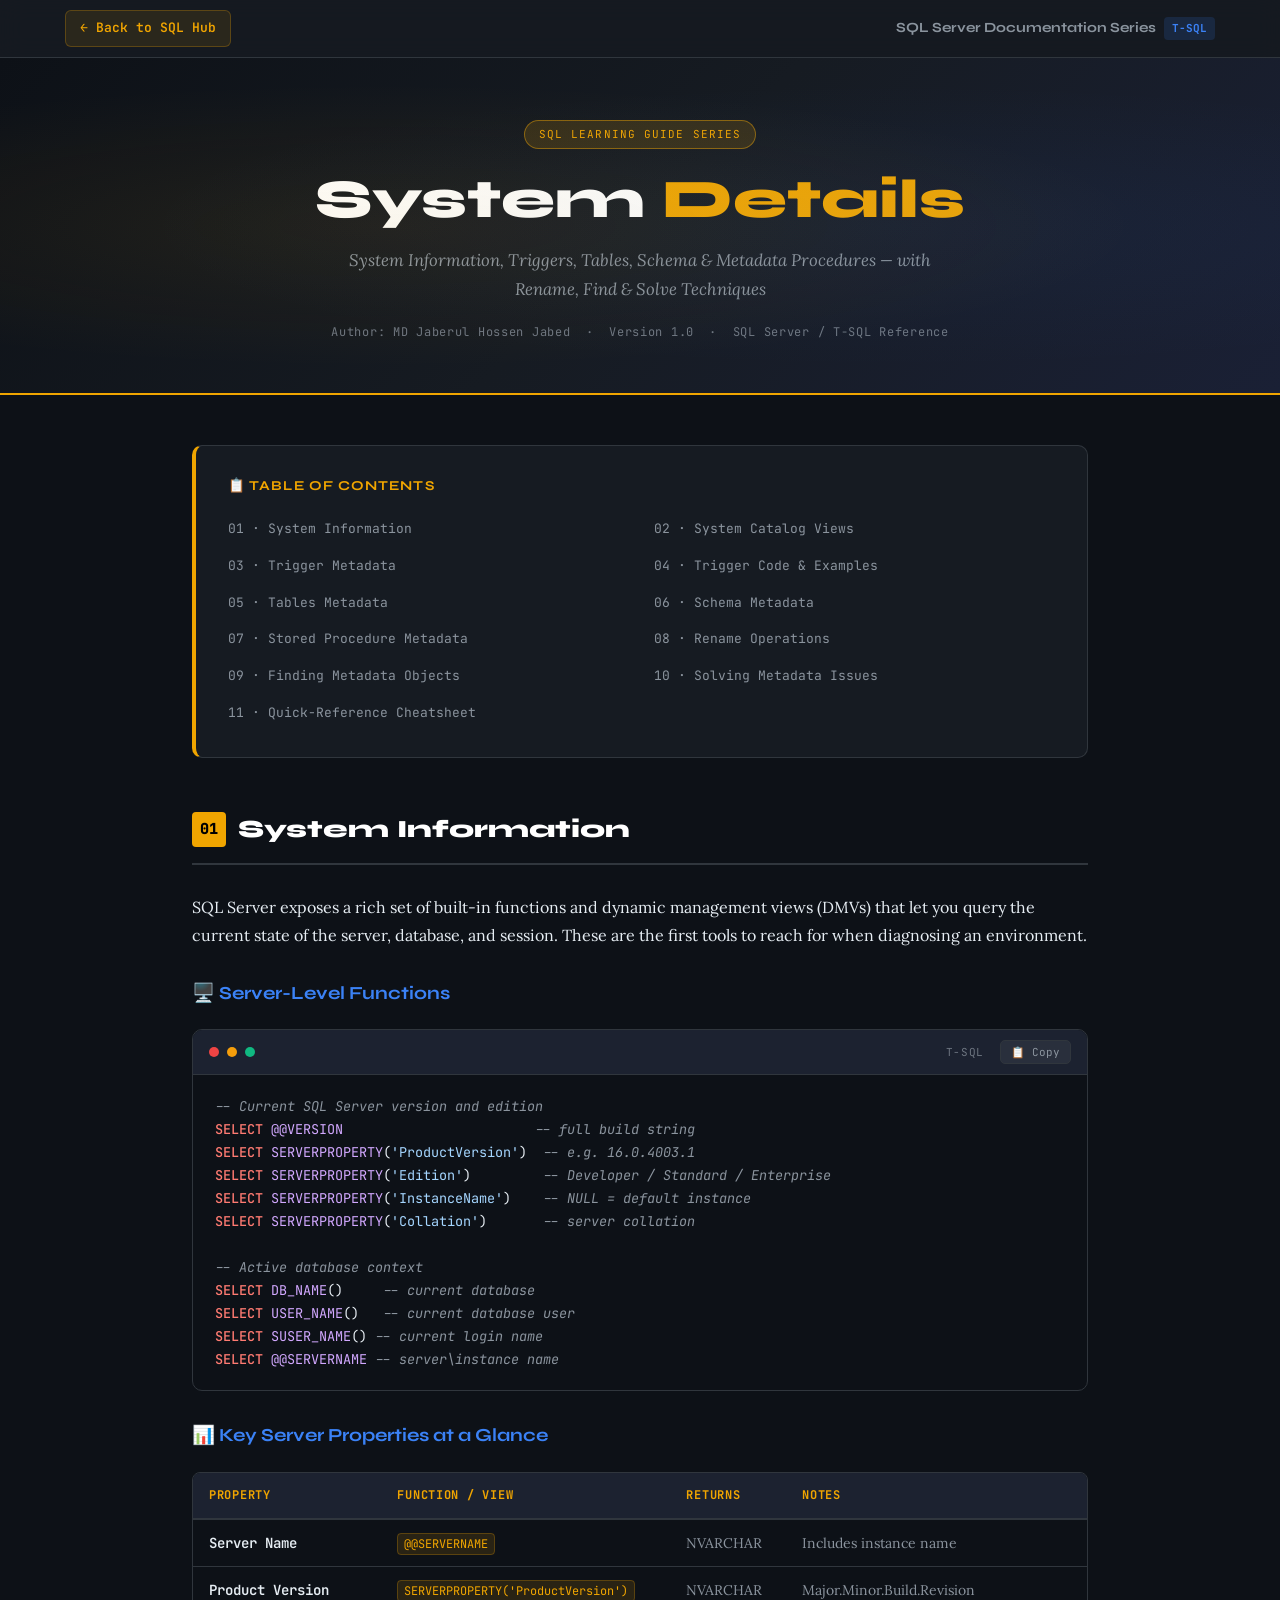
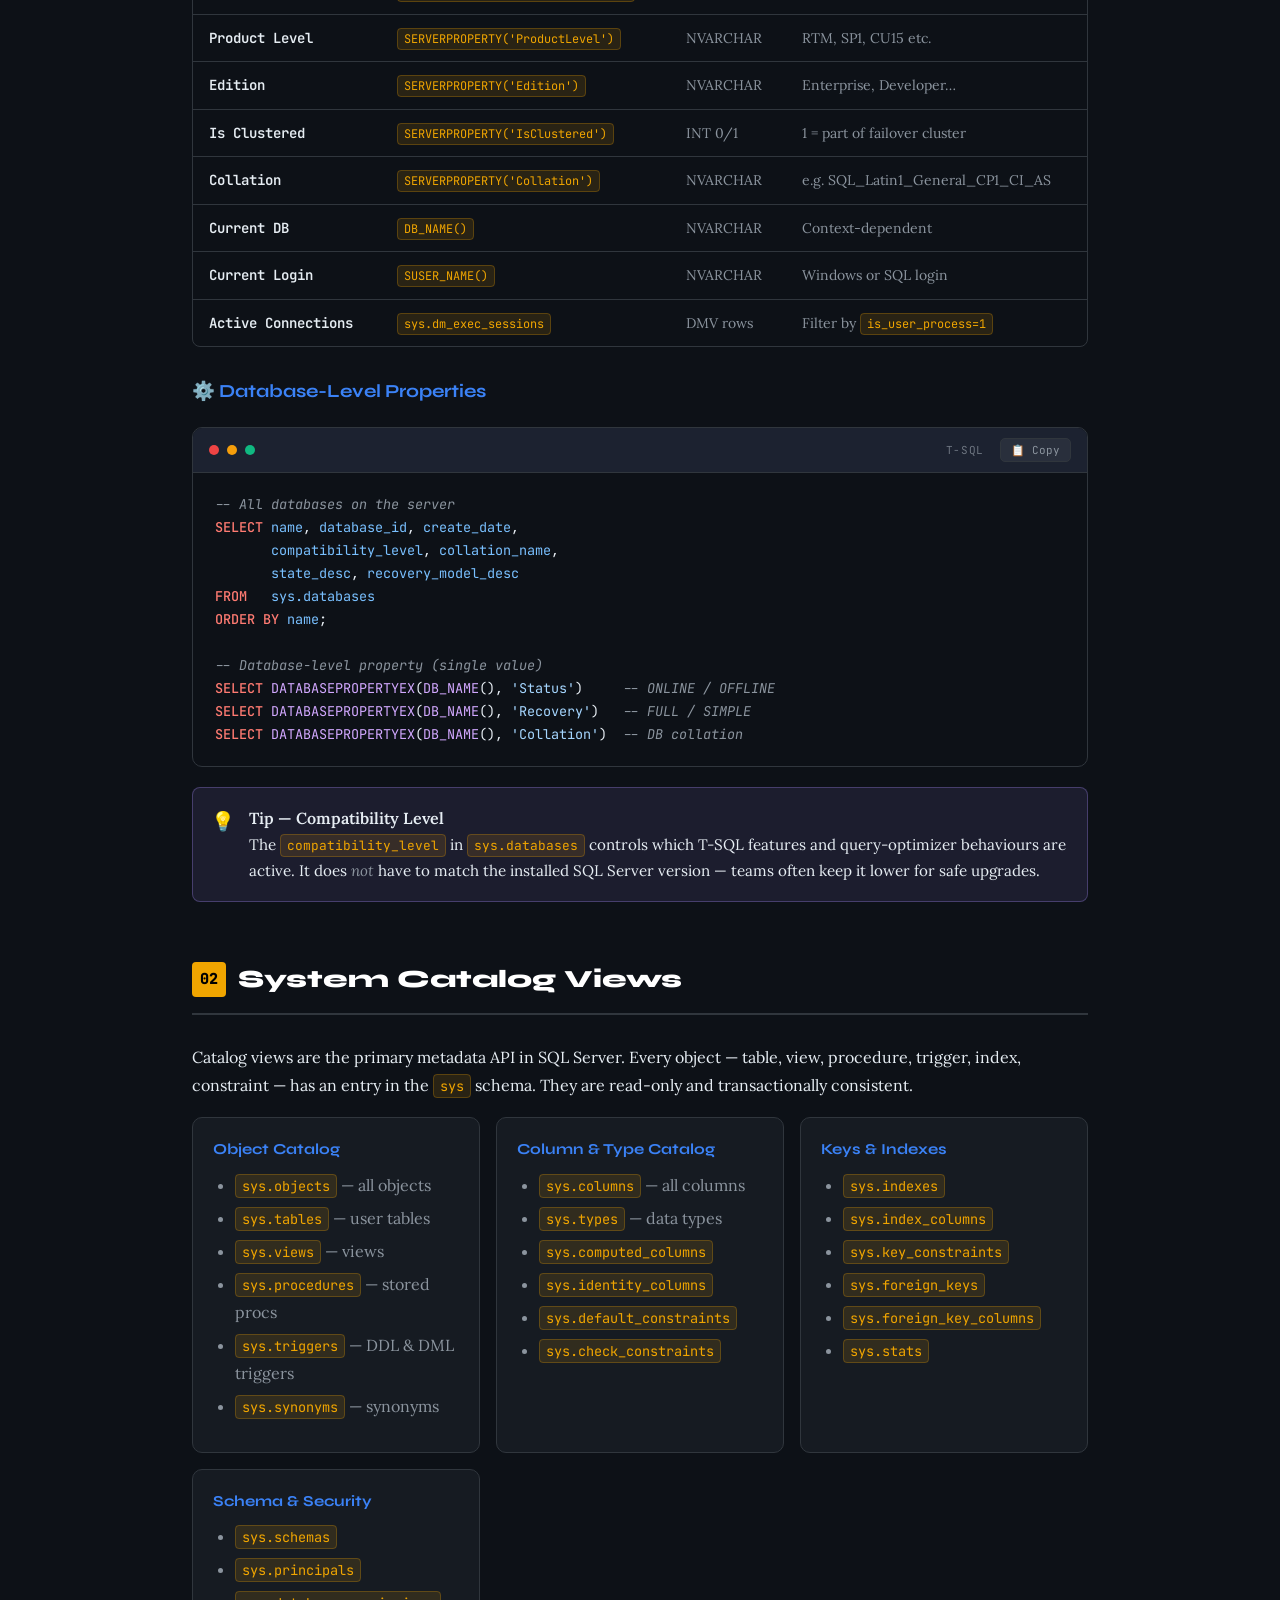
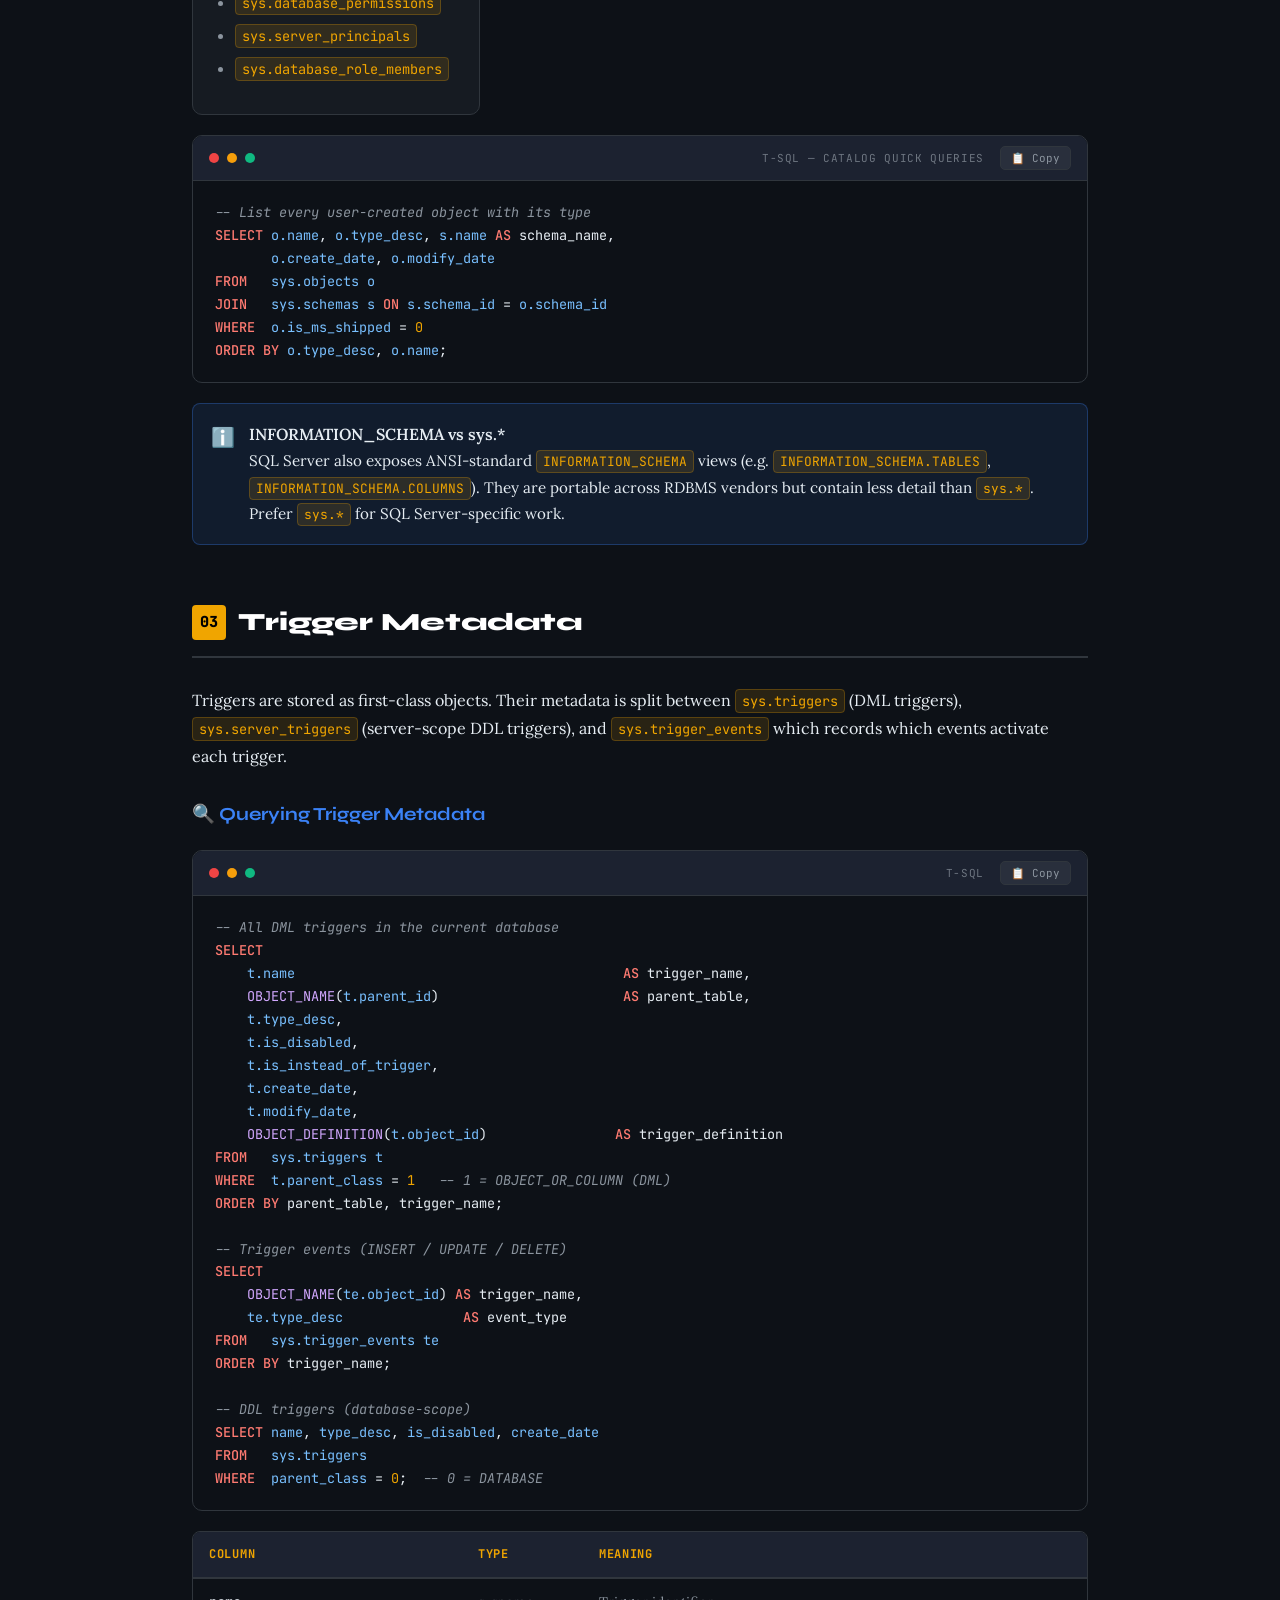
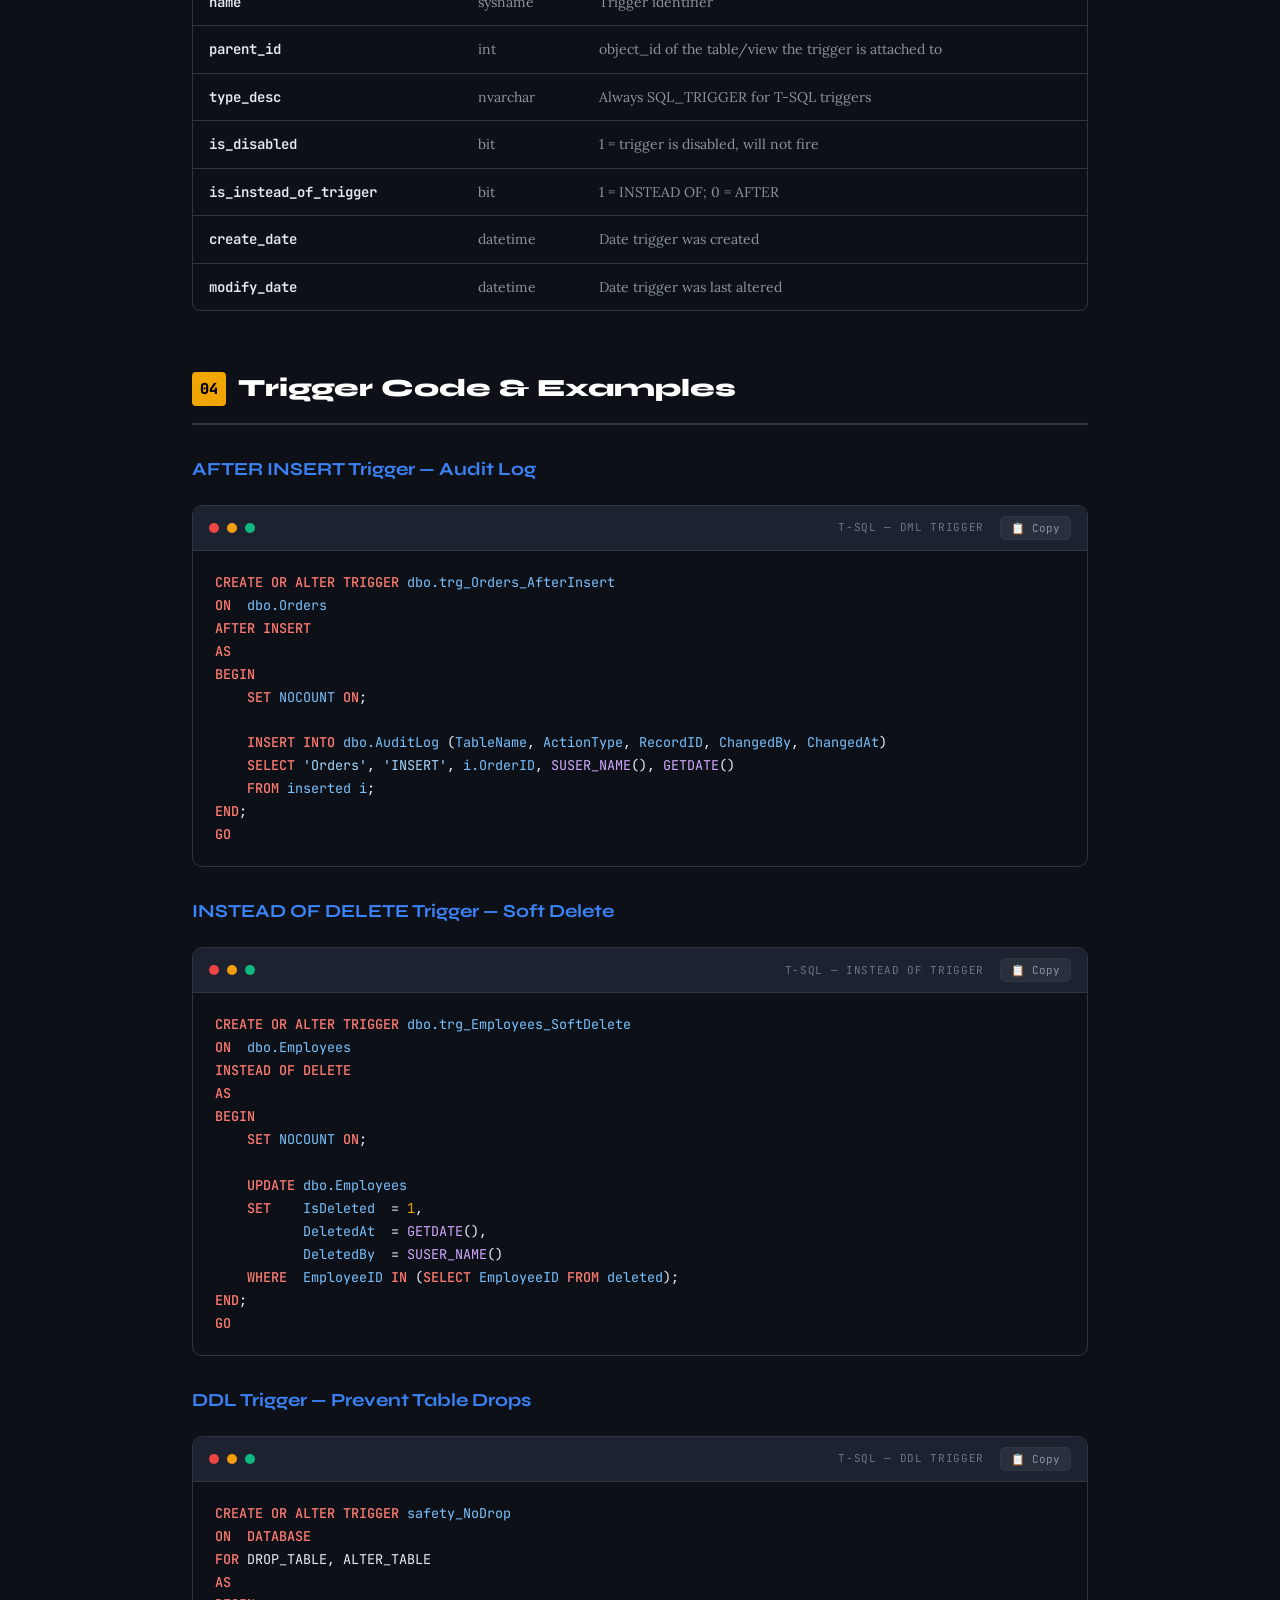
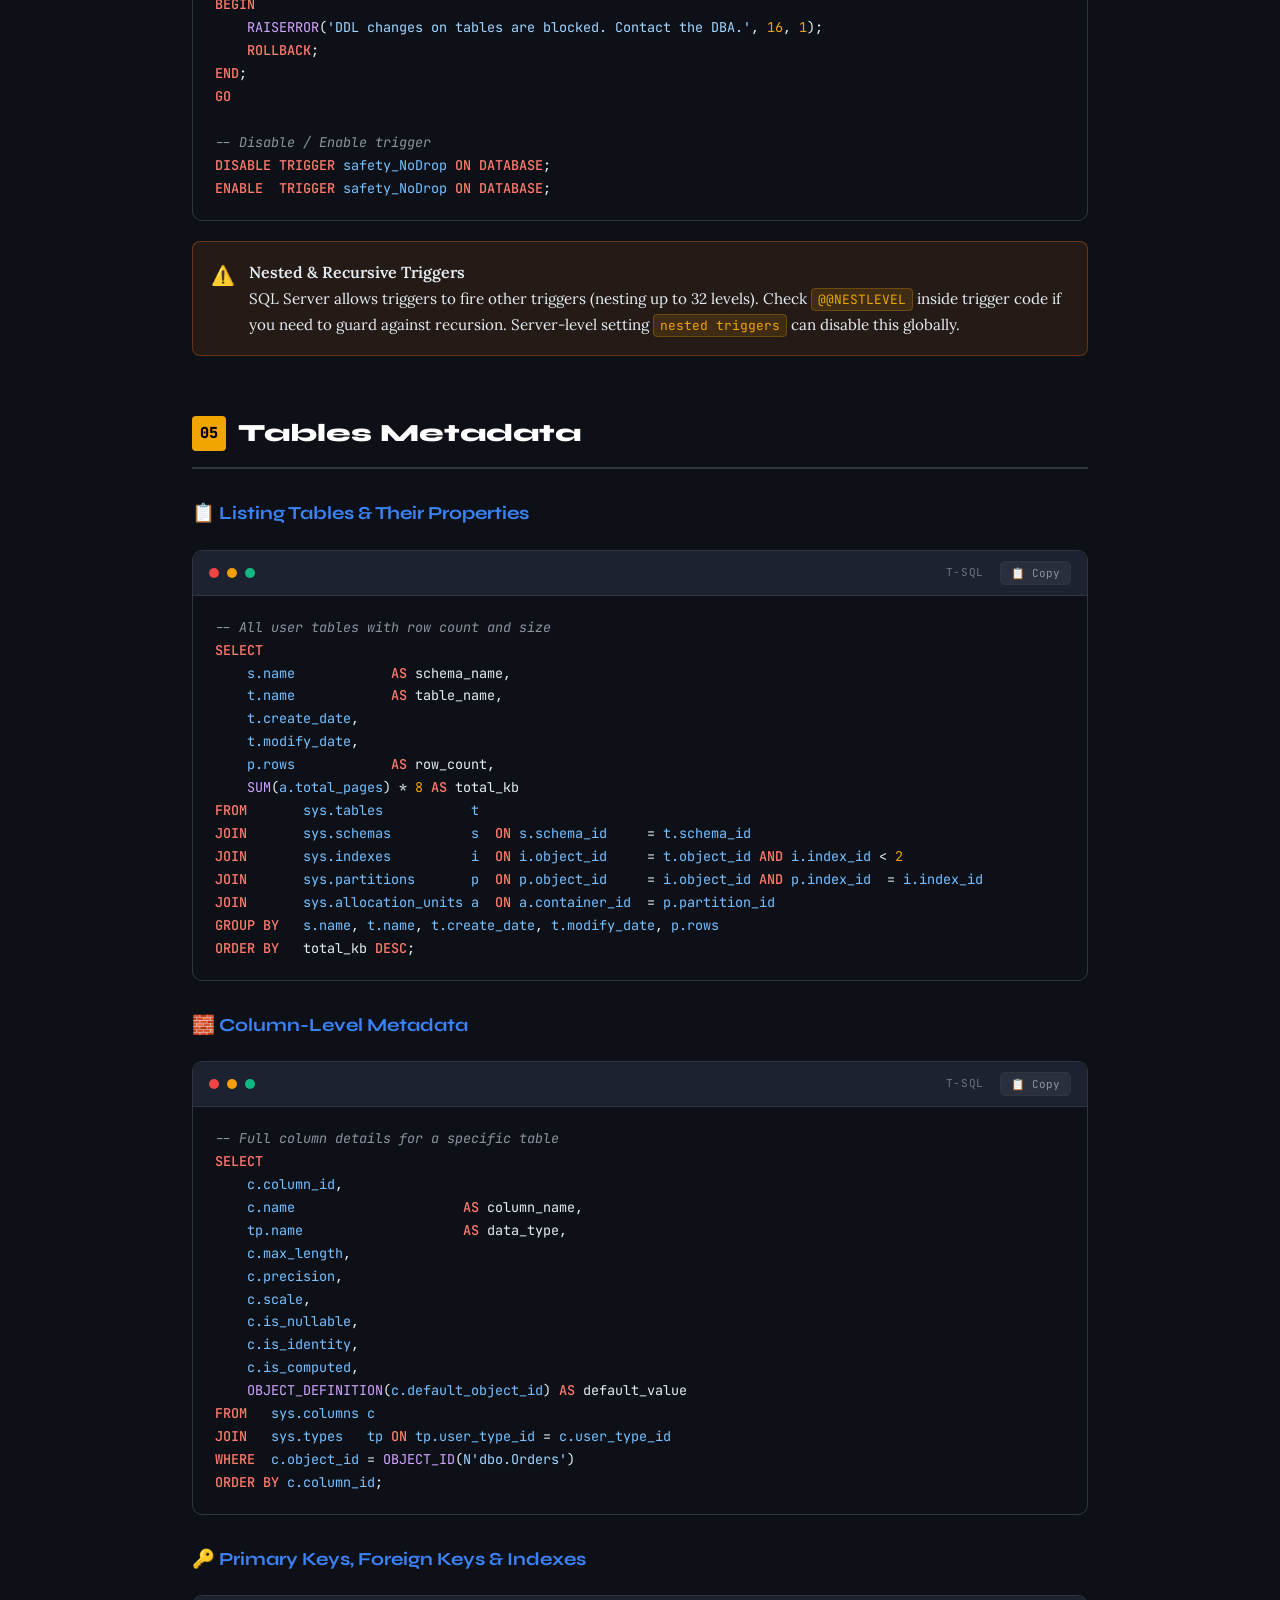
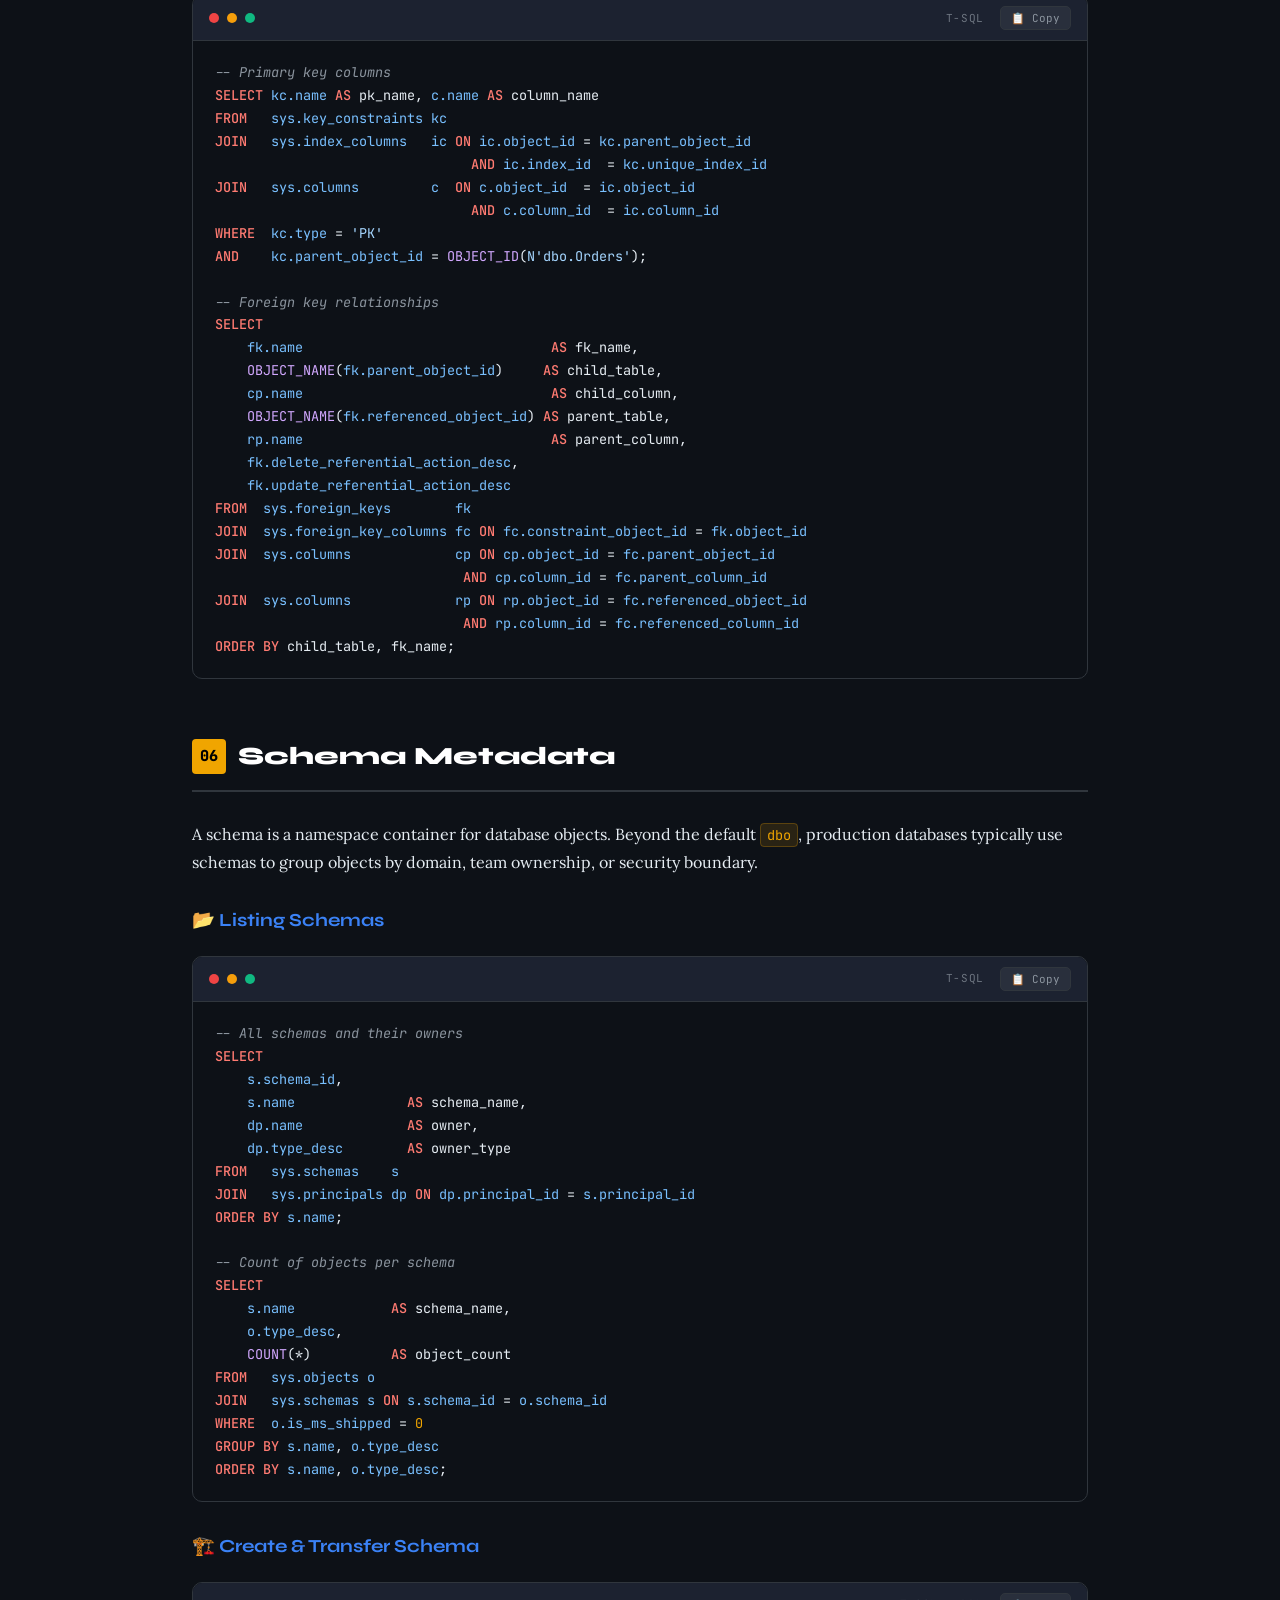
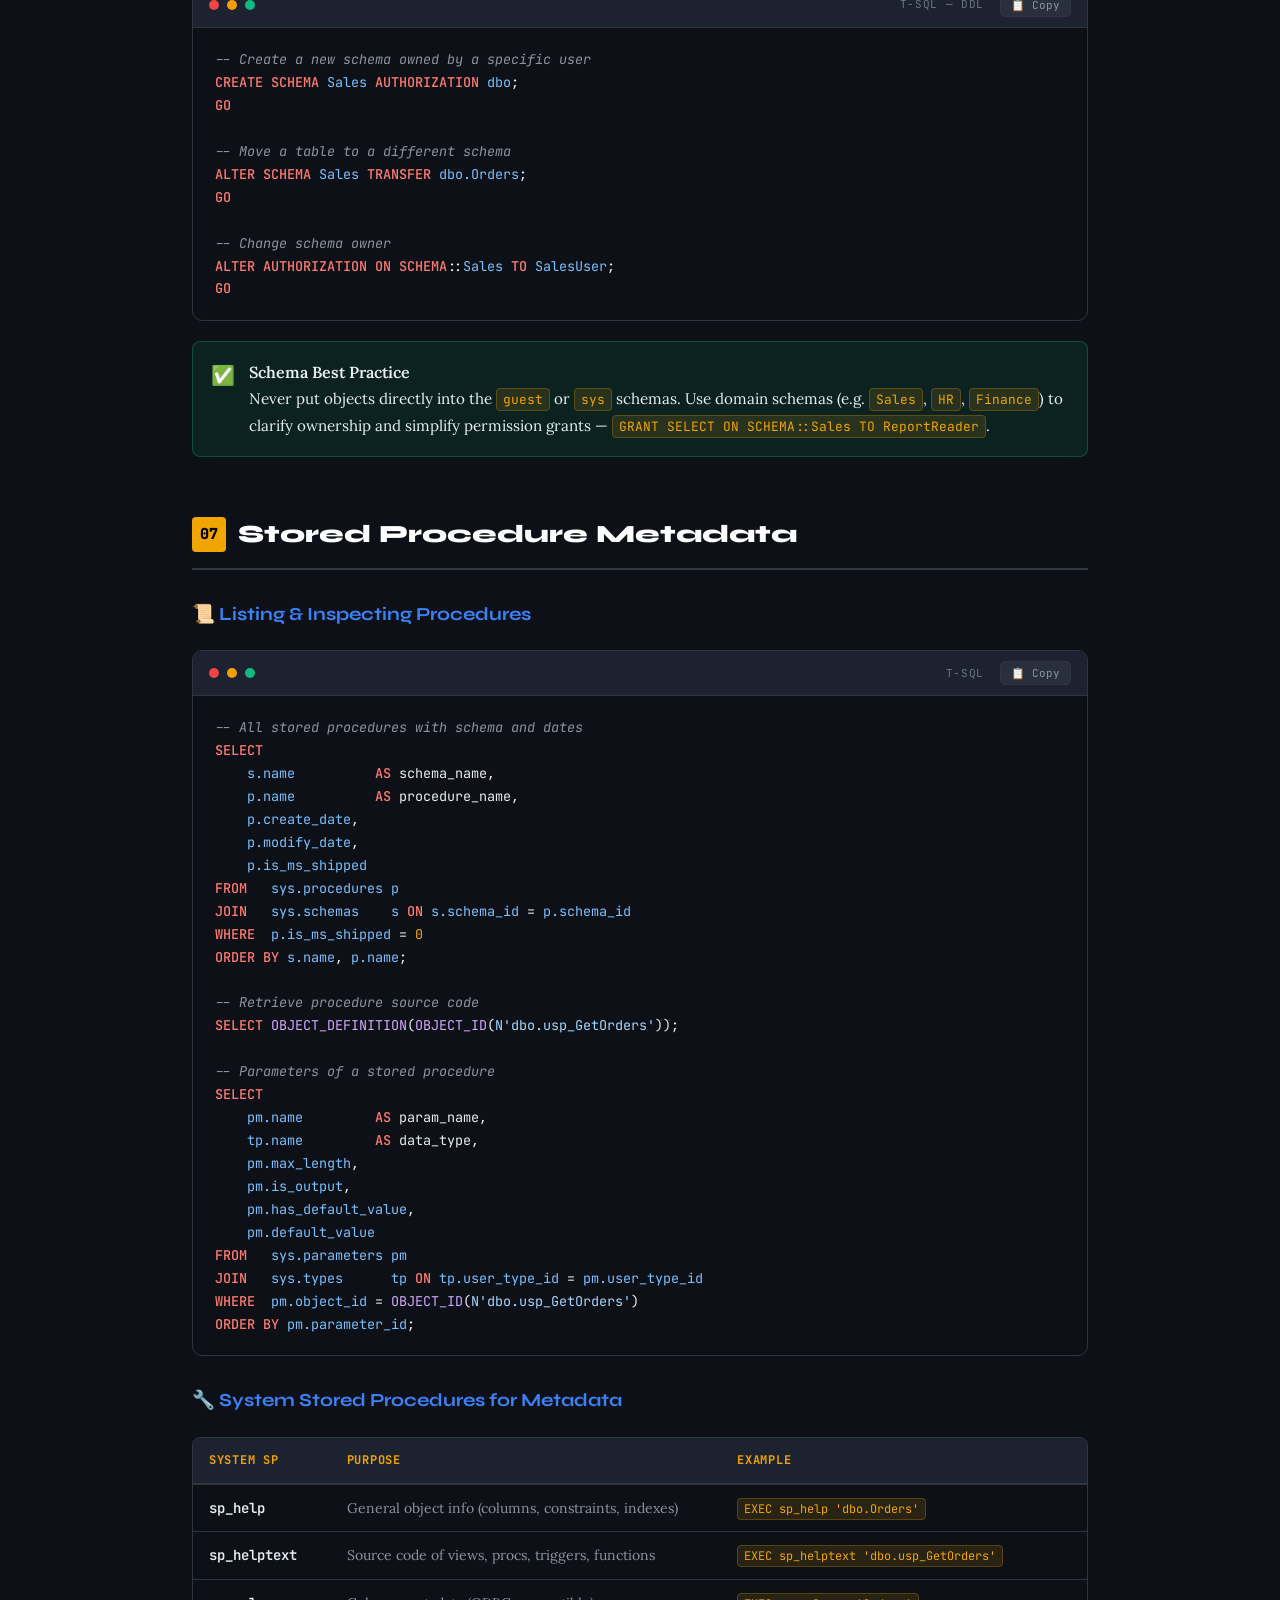
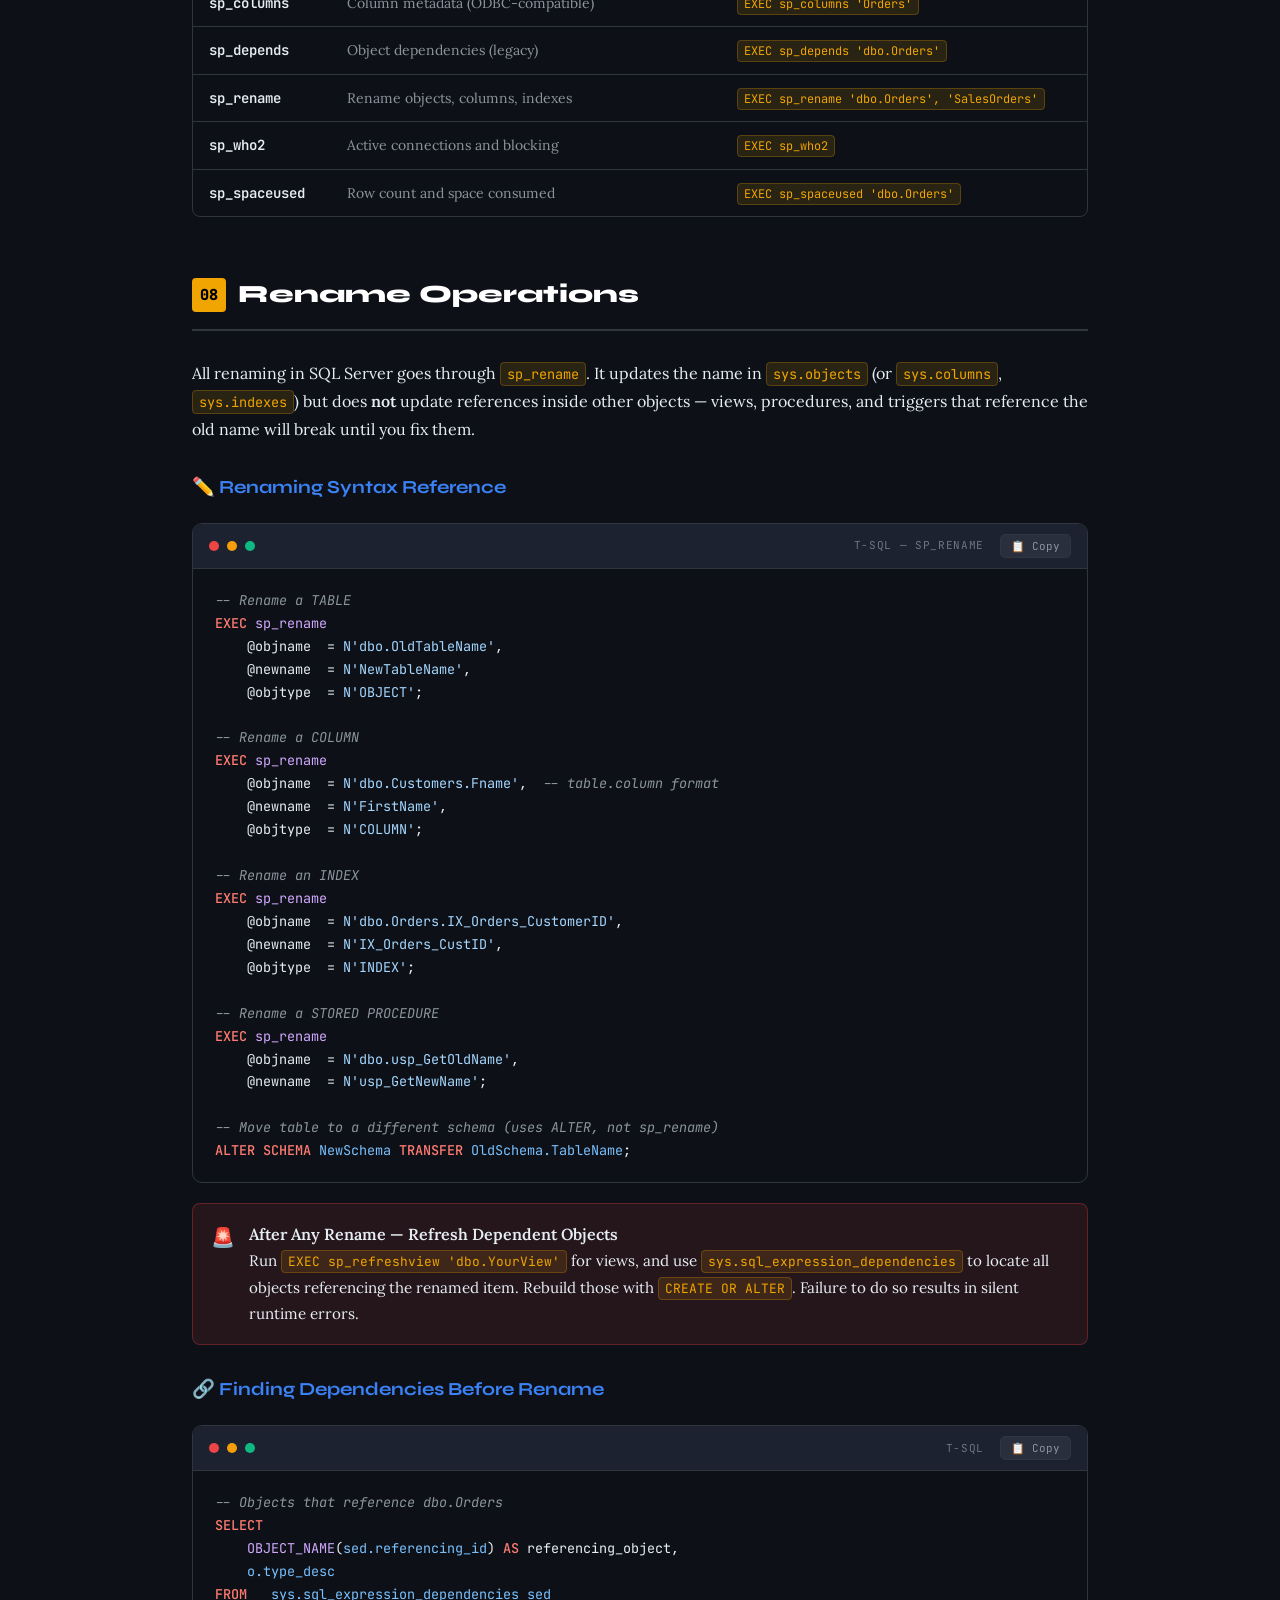
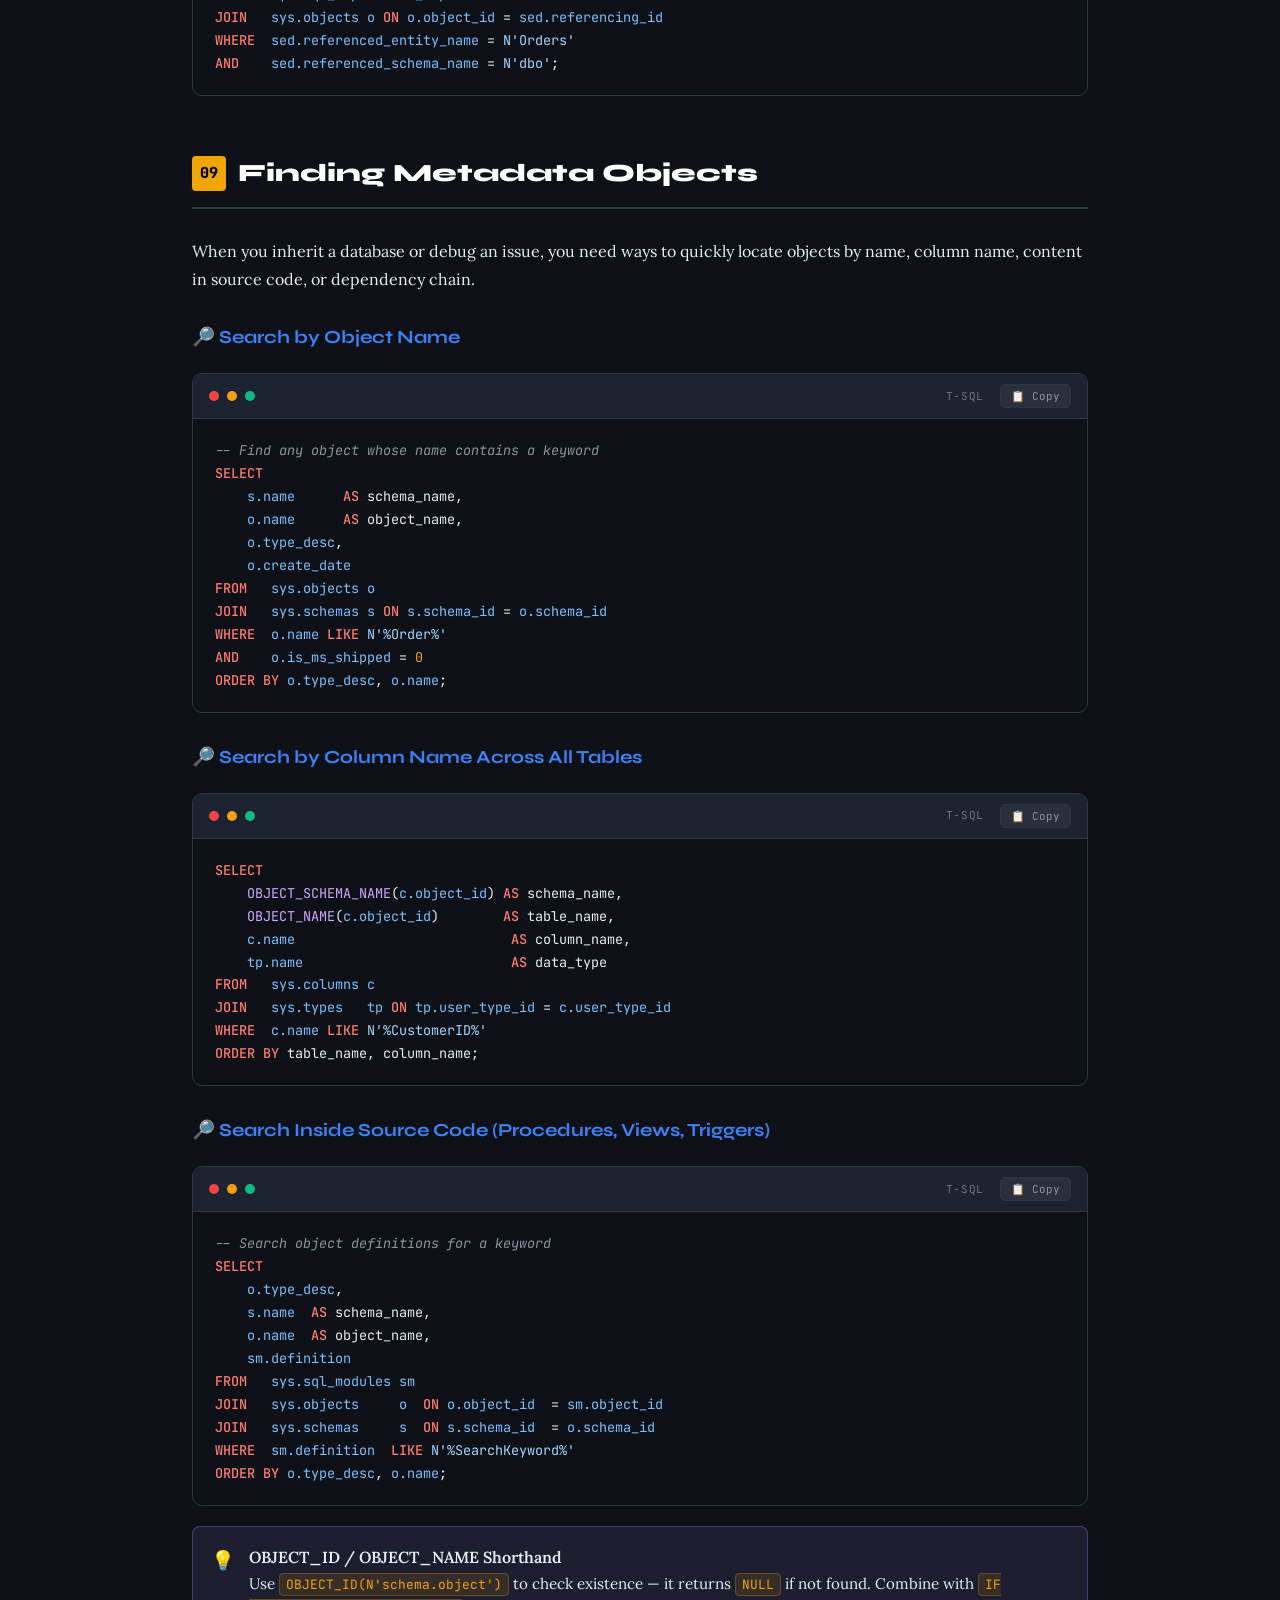
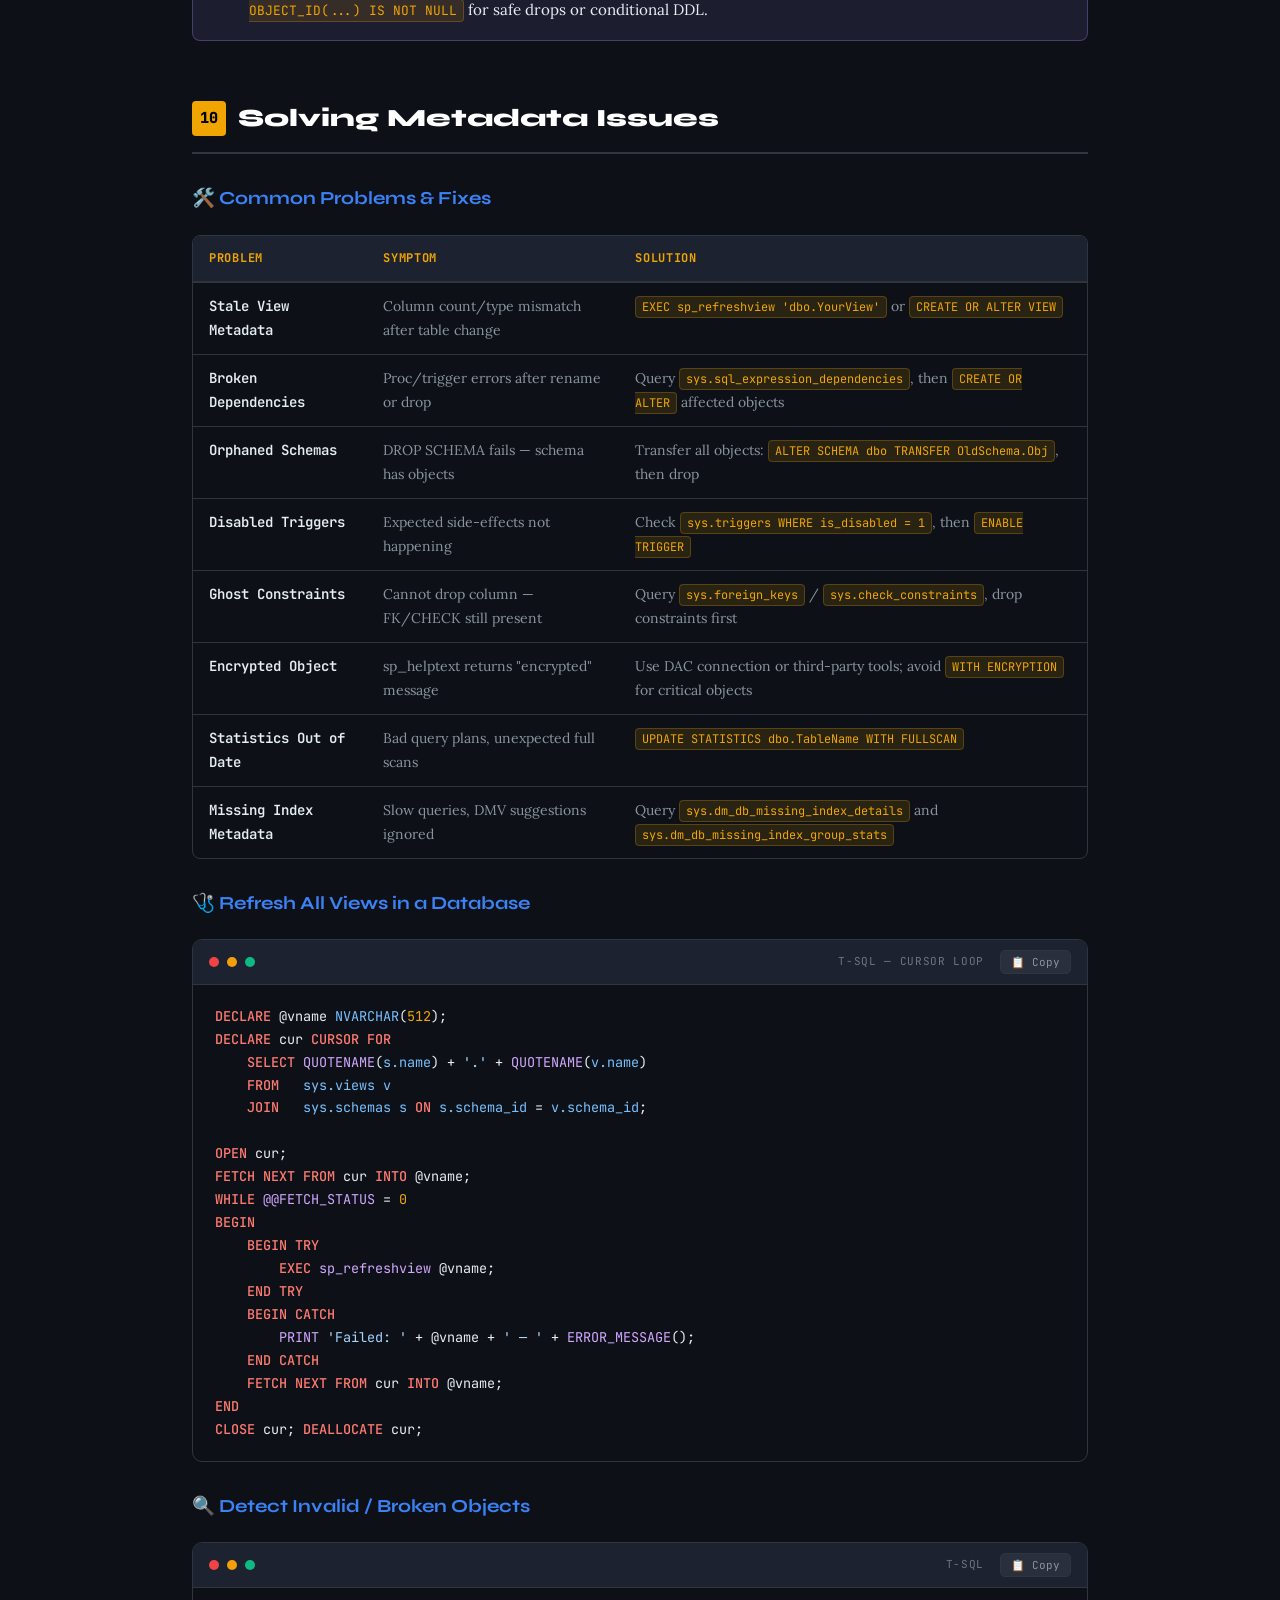
<file: SystemDetails.html>
<!DOCTYPE html>
<html lang="en">
<head>
  <meta charset="UTF-8" />
  <meta name="viewport" content="width=device-width, initial-scale=1.0" />
  <title>System Details — Metadata Configuration Guide</title>

  <!-- Google Fonts -->
  <link rel="preconnect" href="https://fonts.googleapis.com" />
  <link rel="preconnect" href="https://fonts.gstatic.com" crossorigin />
  <link href="https://fonts.googleapis.com/css2?family=Syne:wght@400;600;700;800&family=JetBrains+Mono:wght@400;500;600&family=Lora:ital,wght@0,400;0,500;1,400;1,500&display=swap" rel="stylesheet" />

  <link href="style.css" rel="stylesheet" /></head> 
<body>

<!-- ═══════════════════════════ TOP NAV ════════════════════════════ -->
<nav class="top-nav">
  <div class="nav-container">
    <a href="index.html" class="nav-link">← Back to SQL Hub</a>
    <div class="nav-title">SQL Server Documentation Series <span class="nav-badge">T-SQL</span></div>
  </div>
</nav>


<!-- ══════════════════════════════════════════
     HEADER
══════════════════════════════════════════ -->
<header>
  <div class="badge">SQL Learning Guide Series</div>
  <h1>System <span>Details</span></h1>
  <p class="sub">System Information, Triggers, Tables, Schema &amp; Metadata Procedures — with Rename, Find &amp; Solve Techniques</p>
  <div class="meta">Author: MD Jaberul Hossen Jabed &nbsp;·&nbsp; Version 1.0 &nbsp;·&nbsp; SQL Server / T-SQL Reference</div>
</header>

<!-- ══════════════════════════════════════════
     MAIN WRAPPER
══════════════════════════════════════════ -->
<div class="wrapper">

  <!-- TABLE OF CONTENTS -->
  <nav class="toc" id="top">
    <div class="toc-heading">📋 Table of Contents</div>
    <div class="toc-grid">
      <a href="#sys-info">01 · System Information</a>
      <a href="#sys-catalog">02 · System Catalog Views</a>
      <a href="#triggers-meta">03 · Trigger Metadata</a>
      <a href="#trigger-code">04 · Trigger Code &amp; Examples</a>
      <a href="#tables-meta">05 · Tables Metadata</a>
      <a href="#schema-meta">06 · Schema Metadata</a>
      <a href="#procedures-meta">07 · Stored Procedure Metadata</a>
      <a href="#rename-ops">08 · Rename Operations</a>
      <a href="#find-meta">09 · Finding Metadata Objects</a>
      <a href="#solve-meta">10 · Solving Metadata Issues</a>
      <a href="#cheatsheet">11 · Quick-Reference Cheatsheet</a>
    </div>
  </nav>


  <!-- ══ SECTION 1 — SYSTEM INFORMATION ══ -->
  <section id="sys-info">
    <h2 class="sec-title"><span class="num">01</span> System Information</h2>

    <p>SQL Server exposes a rich set of built-in functions and dynamic management views (DMVs) that let you query the current state of the server, database, and session. These are the first tools to reach for when diagnosing an environment.</p>

    <h3 class="sub-title">🖥️ Server-Level Functions</h3>
    <div class="code-wrap">
      <div class="code-header">
        <span class="dot dot-r"></span><span class="dot dot-y"></span><span class="dot dot-g"></span>
        <span class="lang">T-SQL</span> <button class="copy-btn" onclick="copyCode(this)">📋 Copy</button>
      </div>
      <pre><span class="cmt">-- Current SQL Server version and edition</span>
<span class="kw">SELECT</span> <span class="fn">@@VERSION</span>                        <span class="cmt">-- full build string</span>
<span class="kw">SELECT</span> <span class="fn">SERVERPROPERTY</span>(<span class="str">'ProductVersion'</span>)  <span class="cmt">-- e.g. 16.0.4003.1</span>
<span class="kw">SELECT</span> <span class="fn">SERVERPROPERTY</span>(<span class="str">'Edition'</span>)         <span class="cmt">-- Developer / Standard / Enterprise</span>
<span class="kw">SELECT</span> <span class="fn">SERVERPROPERTY</span>(<span class="str">'InstanceName'</span>)    <span class="cmt">-- NULL = default instance</span>
<span class="kw">SELECT</span> <span class="fn">SERVERPROPERTY</span>(<span class="str">'Collation'</span>)       <span class="cmt">-- server collation</span>

<span class="cmt">-- Active database context</span>
<span class="kw">SELECT</span> <span class="fn">DB_NAME</span>()     <span class="cmt">-- current database</span>
<span class="kw">SELECT</span> <span class="fn">USER_NAME</span>()   <span class="cmt">-- current database user</span>
<span class="kw">SELECT</span> <span class="fn">SUSER_NAME</span>() <span class="cmt">-- current login name</span>
<span class="kw">SELECT</span> <span class="fn">@@SERVERNAME</span> <span class="cmt">-- server\instance name</span></pre>
    </div>

    <h3 class="sub-title">📊 Key Server Properties at a Glance</h3>
    <div class="table-wrap">
      <table>
        <thead><tr>
          <th>Property</th><th>Function / View</th><th>Returns</th><th>Notes</th>
        </tr></thead>
        <tbody>
          <tr><td>Server Name</td><td><code>@@SERVERNAME</code></td><td>NVARCHAR</td><td>Includes instance name</td></tr>
          <tr><td>Product Version</td><td><code>SERVERPROPERTY('ProductVersion')</code></td><td>NVARCHAR</td><td>Major.Minor.Build.Revision</td></tr>
          <tr><td>Product Level</td><td><code>SERVERPROPERTY('ProductLevel')</code></td><td>NVARCHAR</td><td>RTM, SP1, CU15 etc.</td></tr>
          <tr><td>Edition</td><td><code>SERVERPROPERTY('Edition')</code></td><td>NVARCHAR</td><td>Enterprise, Developer…</td></tr>
          <tr><td>Is Clustered</td><td><code>SERVERPROPERTY('IsClustered')</code></td><td>INT 0/1</td><td>1 = part of failover cluster</td></tr>
          <tr><td>Collation</td><td><code>SERVERPROPERTY('Collation')</code></td><td>NVARCHAR</td><td>e.g. SQL_Latin1_General_CP1_CI_AS</td></tr>
          <tr><td>Current DB</td><td><code>DB_NAME()</code></td><td>NVARCHAR</td><td>Context-dependent</td></tr>
          <tr><td>Current Login</td><td><code>SUSER_NAME()</code></td><td>NVARCHAR</td><td>Windows or SQL login</td></tr>
          <tr><td>Active Connections</td><td><code>sys.dm_exec_sessions</code></td><td>DMV rows</td><td>Filter by <code>is_user_process=1</code></td></tr>
        </tbody>
      </table>
    </div>

    <h3 class="sub-title">⚙️ Database-Level Properties</h3>
    <div class="code-wrap">
      <div class="code-header">
        <span class="dot dot-r"></span><span class="dot dot-y"></span><span class="dot dot-g"></span>
        <span class="lang">T-SQL</span> <button class="copy-btn" onclick="copyCode(this)">📋 Copy</button>
      </div>
      <pre><span class="cmt">-- All databases on the server</span>
<span class="kw">SELECT</span> <span class="nm">name</span>, <span class="nm">database_id</span>, <span class="nm">create_date</span>,
       <span class="nm">compatibility_level</span>, <span class="nm">collation_name</span>,
       <span class="nm">state_desc</span>, <span class="nm">recovery_model_desc</span>
<span class="kw">FROM</span>   <span class="nm">sys.databases</span>
<span class="kw">ORDER BY</span> <span class="nm">name</span>;

<span class="cmt">-- Database-level property (single value)</span>
<span class="kw">SELECT</span> <span class="fn">DATABASEPROPERTYEX</span>(<span class="fn">DB_NAME</span>(), <span class="str">'Status'</span>)     <span class="cmt">-- ONLINE / OFFLINE</span>
<span class="kw">SELECT</span> <span class="fn">DATABASEPROPERTYEX</span>(<span class="fn">DB_NAME</span>(), <span class="str">'Recovery'</span>)   <span class="cmt">-- FULL / SIMPLE</span>
<span class="kw">SELECT</span> <span class="fn">DATABASEPROPERTYEX</span>(<span class="fn">DB_NAME</span>(), <span class="str">'Collation'</span>)  <span class="cmt">-- DB collation</span></pre>
    </div>

    <div class="callout tip">
      <span class="icon">💡</span>
      <div class="body">
        <strong>Tip — Compatibility Level</strong>
        <p>The <code>compatibility_level</code> in <code>sys.databases</code> controls which T-SQL features and query-optimizer behaviours are active. It does <em>not</em> have to match the installed SQL Server version — teams often keep it lower for safe upgrades.</p>
      </div>
    </div>
  </section>


  <!-- ══ SECTION 2 — SYSTEM CATALOG VIEWS ══ -->
  <section id="sys-catalog">
    <h2 class="sec-title"><span class="num">02</span> System Catalog Views</h2>

    <p>Catalog views are the primary metadata API in SQL Server. Every object — table, view, procedure, trigger, index, constraint — has an entry in the <code>sys</code> schema. They are read-only and transactionally consistent.</p>

    <div class="type-grid">
      <div class="type-card">
        <div class="tc-title">Object Catalog</div>
        <ul>
          <li><code>sys.objects</code> — all objects</li>
          <li><code>sys.tables</code> — user tables</li>
          <li><code>sys.views</code> — views</li>
          <li><code>sys.procedures</code> — stored procs</li>
          <li><code>sys.triggers</code> — DDL &amp; DML triggers</li>
          <li><code>sys.synonyms</code> — synonyms</li>
        </ul>
      </div>
      <div class="type-card">
        <div class="tc-title">Column &amp; Type Catalog</div>
        <ul>
          <li><code>sys.columns</code> — all columns</li>
          <li><code>sys.types</code> — data types</li>
          <li><code>sys.computed_columns</code></li>
          <li><code>sys.identity_columns</code></li>
          <li><code>sys.default_constraints</code></li>
          <li><code>sys.check_constraints</code></li>
        </ul>
      </div>
      <div class="type-card">
        <div class="tc-title">Keys &amp; Indexes</div>
        <ul>
          <li><code>sys.indexes</code></li>
          <li><code>sys.index_columns</code></li>
          <li><code>sys.key_constraints</code></li>
          <li><code>sys.foreign_keys</code></li>
          <li><code>sys.foreign_key_columns</code></li>
          <li><code>sys.stats</code></li>
        </ul>
      </div>
      <div class="type-card">
        <div class="tc-title">Schema &amp; Security</div>
        <ul>
          <li><code>sys.schemas</code></li>
          <li><code>sys.principals</code></li>
          <li><code>sys.database_permissions</code></li>
          <li><code>sys.server_principals</code></li>
          <li><code>sys.database_role_members</code></li>
        </ul>
      </div>
    </div>

    <div class="code-wrap">
      <div class="code-header">
        <span class="dot dot-r"></span><span class="dot dot-y"></span><span class="dot dot-g"></span>
        <span class="lang">T-SQL — Catalog Quick Queries</span> <button class="copy-btn" onclick="copyCode(this)">📋 Copy</button>
      </div>
      <pre><span class="cmt">-- List every user-created object with its type</span>
<span class="kw">SELECT</span> <span class="nm">o.name</span>, <span class="nm">o.type_desc</span>, <span class="nm">s.name</span> <span class="kw">AS</span> schema_name,
       <span class="nm">o.create_date</span>, <span class="nm">o.modify_date</span>
<span class="kw">FROM</span>   <span class="nm">sys.objects</span> <span class="nm">o</span>
<span class="kw">JOIN</span>   <span class="nm">sys.schemas</span> <span class="nm">s</span> <span class="kw">ON</span> <span class="nm">s.schema_id</span> = <span class="nm">o.schema_id</span>
<span class="kw">WHERE</span>  <span class="nm">o.is_ms_shipped</span> = <span class="op">0</span>
<span class="kw">ORDER BY</span> <span class="nm">o.type_desc</span>, <span class="nm">o.name</span>;</pre>
    </div>

    <div class="callout info">
      <span class="icon">ℹ️</span>
      <div class="body">
        <strong>INFORMATION_SCHEMA vs sys.*</strong>
        <p>SQL Server also exposes ANSI-standard <code>INFORMATION_SCHEMA</code> views (e.g. <code>INFORMATION_SCHEMA.TABLES</code>, <code>INFORMATION_SCHEMA.COLUMNS</code>). They are portable across RDBMS vendors but contain less detail than <code>sys.*</code>. Prefer <code>sys.*</code> for SQL Server-specific work.</p>
      </div>
    </div>
  </section>


  <!-- ══ SECTION 3 — TRIGGER METADATA ══ -->
  <section id="triggers-meta">
    <h2 class="sec-title"><span class="num">03</span> Trigger Metadata</h2>

    <p>Triggers are stored as first-class objects. Their metadata is split between <code>sys.triggers</code> (DML triggers), <code>sys.server_triggers</code> (server-scope DDL triggers), and <code>sys.trigger_events</code> which records which events activate each trigger.</p>

    <h3 class="sub-title">🔍 Querying Trigger Metadata</h3>
    <div class="code-wrap">
      <div class="code-header">
        <span class="dot dot-r"></span><span class="dot dot-y"></span><span class="dot dot-g"></span>
        <span class="lang">T-SQL</span> <button class="copy-btn" onclick="copyCode(this)">📋 Copy</button>
      </div>
      <pre><span class="cmt">-- All DML triggers in the current database</span>
<span class="kw">SELECT</span>
    <span class="nm">t.name</span>                                         <span class="kw">AS</span> trigger_name,
    <span class="fn">OBJECT_NAME</span>(<span class="nm">t.parent_id</span>)                       <span class="kw">AS</span> parent_table,
    <span class="nm">t.type_desc</span>,
    <span class="nm">t.is_disabled</span>,
    <span class="nm">t.is_instead_of_trigger</span>,
    <span class="nm">t.create_date</span>,
    <span class="nm">t.modify_date</span>,
    <span class="fn">OBJECT_DEFINITION</span>(<span class="nm">t.object_id</span>)                <span class="kw">AS</span> trigger_definition
<span class="kw">FROM</span>   <span class="nm">sys.triggers</span> <span class="nm">t</span>
<span class="kw">WHERE</span>  <span class="nm">t.parent_class</span> = <span class="op">1</span>   <span class="cmt">-- 1 = OBJECT_OR_COLUMN (DML)</span>
<span class="kw">ORDER BY</span> parent_table, trigger_name;

<span class="cmt">-- Trigger events (INSERT / UPDATE / DELETE)</span>
<span class="kw">SELECT</span>
    <span class="fn">OBJECT_NAME</span>(<span class="nm">te.object_id</span>) <span class="kw">AS</span> trigger_name,
    <span class="nm">te.type_desc</span>               <span class="kw">AS</span> event_type
<span class="kw">FROM</span>   <span class="nm">sys.trigger_events</span> <span class="nm">te</span>
<span class="kw">ORDER BY</span> trigger_name;

<span class="cmt">-- DDL triggers (database-scope)</span>
<span class="kw">SELECT</span> <span class="nm">name</span>, <span class="nm">type_desc</span>, <span class="nm">is_disabled</span>, <span class="nm">create_date</span>
<span class="kw">FROM</span>   <span class="nm">sys.triggers</span>
<span class="kw">WHERE</span>  <span class="nm">parent_class</span> = <span class="op">0</span>;  <span class="cmt">-- 0 = DATABASE</span></pre>
    </div>

    <div class="table-wrap">
      <table>
        <thead><tr>
          <th>Column</th><th>Type</th><th>Meaning</th>
        </tr></thead>
        <tbody>
          <tr><td>name</td><td>sysname</td><td>Trigger identifier</td></tr>
          <tr><td>parent_id</td><td>int</td><td>object_id of the table/view the trigger is attached to</td></tr>
          <tr><td>type_desc</td><td>nvarchar</td><td>Always SQL_TRIGGER for T-SQL triggers</td></tr>
          <tr><td>is_disabled</td><td>bit</td><td>1 = trigger is disabled, will not fire</td></tr>
          <tr><td>is_instead_of_trigger</td><td>bit</td><td>1 = INSTEAD OF; 0 = AFTER</td></tr>
          <tr><td>create_date</td><td>datetime</td><td>Date trigger was created</td></tr>
          <tr><td>modify_date</td><td>datetime</td><td>Date trigger was last altered</td></tr>
        </tbody>
      </table>
    </div>
  </section>


  <!-- ══ SECTION 4 — TRIGGER CODE ══ -->
  <section id="trigger-code">
    <h2 class="sec-title"><span class="num">04</span> Trigger Code &amp; Examples</h2>

    <h3 class="sub-title">AFTER INSERT Trigger — Audit Log</h3>
    <div class="code-wrap">
      <div class="code-header">
        <span class="dot dot-r"></span><span class="dot dot-y"></span><span class="dot dot-g"></span>
        <span class="lang">T-SQL — DML Trigger</span> <button class="copy-btn" onclick="copyCode(this)">📋 Copy</button>
      </div>
      <pre><span class="kw">CREATE OR ALTER TRIGGER</span> <span class="nm">dbo.trg_Orders_AfterInsert</span>
<span class="kw">ON</span>  <span class="nm">dbo.Orders</span>
<span class="kw">AFTER</span> <span class="kw">INSERT</span>
<span class="kw">AS</span>
<span class="kw">BEGIN</span>
    <span class="kw">SET</span> <span class="nm">NOCOUNT</span> <span class="kw">ON</span>;

    <span class="kw">INSERT INTO</span> <span class="nm">dbo.AuditLog</span> (<span class="nm">TableName</span>, <span class="nm">ActionType</span>, <span class="nm">RecordID</span>, <span class="nm">ChangedBy</span>, <span class="nm">ChangedAt</span>)
    <span class="kw">SELECT</span> <span class="str">'Orders'</span>, <span class="str">'INSERT'</span>, <span class="nm">i.OrderID</span>, <span class="fn">SUSER_NAME</span>(), <span class="fn">GETDATE</span>()
    <span class="kw">FROM</span> <span class="nm">inserted</span> <span class="nm">i</span>;
<span class="kw">END</span>;
<span class="kw">GO</span></pre>
    </div>

    <h3 class="sub-title">INSTEAD OF DELETE Trigger — Soft Delete</h3>
    <div class="code-wrap">
      <div class="code-header">
        <span class="dot dot-r"></span><span class="dot dot-y"></span><span class="dot dot-g"></span>
        <span class="lang">T-SQL — INSTEAD OF Trigger</span> <button class="copy-btn" onclick="copyCode(this)">📋 Copy</button>
      </div>
      <pre><span class="kw">CREATE OR ALTER TRIGGER</span> <span class="nm">dbo.trg_Employees_SoftDelete</span>
<span class="kw">ON</span>  <span class="nm">dbo.Employees</span>
<span class="kw">INSTEAD OF</span> <span class="kw">DELETE</span>
<span class="kw">AS</span>
<span class="kw">BEGIN</span>
    <span class="kw">SET</span> <span class="nm">NOCOUNT</span> <span class="kw">ON</span>;

    <span class="kw">UPDATE</span> <span class="nm">dbo.Employees</span>
    <span class="kw">SET</span>    <span class="nm">IsDeleted</span>  = <span class="op">1</span>,
           <span class="nm">DeletedAt</span>  = <span class="fn">GETDATE</span>(),
           <span class="nm">DeletedBy</span>  = <span class="fn">SUSER_NAME</span>()
    <span class="kw">WHERE</span>  <span class="nm">EmployeeID</span> <span class="kw">IN</span> (<span class="kw">SELECT</span> <span class="nm">EmployeeID</span> <span class="kw">FROM</span> <span class="nm">deleted</span>);
<span class="kw">END</span>;
<span class="kw">GO</span></pre>
    </div>

    <h3 class="sub-title">DDL Trigger — Prevent Table Drops</h3>
    <div class="code-wrap">
      <div class="code-header">
        <span class="dot dot-r"></span><span class="dot dot-y"></span><span class="dot dot-g"></span>
        <span class="lang">T-SQL — DDL Trigger</span> <button class="copy-btn" onclick="copyCode(this)">📋 Copy</button>
      </div>
      <pre><span class="kw">CREATE OR ALTER TRIGGER</span> <span class="nm">safety_NoDrop</span>
<span class="kw">ON</span>  <span class="kw">DATABASE</span>
<span class="kw">FOR</span> DROP_TABLE, ALTER_TABLE
<span class="kw">AS</span>
<span class="kw">BEGIN</span>
    <span class="fn">RAISERROR</span>(<span class="str">'DDL changes on tables are blocked. Contact the DBA.'</span>, <span class="op">16</span>, <span class="op">1</span>);
    <span class="kw">ROLLBACK</span>;
<span class="kw">END</span>;
<span class="kw">GO</span>

<span class="cmt">-- Disable / Enable trigger</span>
<span class="kw">DISABLE TRIGGER</span> <span class="nm">safety_NoDrop</span> <span class="kw">ON DATABASE</span>;
<span class="kw">ENABLE  TRIGGER</span> <span class="nm">safety_NoDrop</span> <span class="kw">ON DATABASE</span>;</pre>
    </div>

    <div class="callout warn">
      <span class="icon">⚠️</span>
      <div class="body">
        <strong>Nested &amp; Recursive Triggers</strong>
        <p>SQL Server allows triggers to fire other triggers (nesting up to 32 levels). Check <code>@@NESTLEVEL</code> inside trigger code if you need to guard against recursion. Server-level setting <code>nested triggers</code> can disable this globally.</p>
      </div>
    </div>
  </section>


  <!-- ══ SECTION 5 — TABLES METADATA ══ -->
  <section id="tables-meta">
    <h2 class="sec-title"><span class="num">05</span> Tables Metadata</h2>

    <h3 class="sub-title">📋 Listing Tables &amp; Their Properties</h3>
    <div class="code-wrap">
      <div class="code-header">
        <span class="dot dot-r"></span><span class="dot dot-y"></span><span class="dot dot-g"></span>
        <span class="lang">T-SQL</span> <button class="copy-btn" onclick="copyCode(this)">📋 Copy</button>
      </div>
      <pre><span class="cmt">-- All user tables with row count and size</span>
<span class="kw">SELECT</span>
    <span class="nm">s.name</span>            <span class="kw">AS</span> schema_name,
    <span class="nm">t.name</span>            <span class="kw">AS</span> table_name,
    <span class="nm">t.create_date</span>,
    <span class="nm">t.modify_date</span>,
    <span class="nm">p.rows</span>            <span class="kw">AS</span> row_count,
    <span class="fn">SUM</span>(<span class="nm">a.total_pages</span>) * <span class="op">8</span> <span class="kw">AS</span> total_kb
<span class="kw">FROM</span>       <span class="nm">sys.tables</span>           <span class="nm">t</span>
<span class="kw">JOIN</span>       <span class="nm">sys.schemas</span>          <span class="nm">s</span>  <span class="kw">ON</span> <span class="nm">s.schema_id</span>     = <span class="nm">t.schema_id</span>
<span class="kw">JOIN</span>       <span class="nm">sys.indexes</span>          <span class="nm">i</span>  <span class="kw">ON</span> <span class="nm">i.object_id</span>     = <span class="nm">t.object_id</span> <span class="kw">AND</span> <span class="nm">i.index_id</span> &lt; <span class="op">2</span>
<span class="kw">JOIN</span>       <span class="nm">sys.partitions</span>       <span class="nm">p</span>  <span class="kw">ON</span> <span class="nm">p.object_id</span>     = <span class="nm">i.object_id</span> <span class="kw">AND</span> <span class="nm">p.index_id</span>  = <span class="nm">i.index_id</span>
<span class="kw">JOIN</span>       <span class="nm">sys.allocation_units</span> <span class="nm">a</span>  <span class="kw">ON</span> <span class="nm">a.container_id</span>  = <span class="nm">p.partition_id</span>
<span class="kw">GROUP BY</span>   <span class="nm">s.name</span>, <span class="nm">t.name</span>, <span class="nm">t.create_date</span>, <span class="nm">t.modify_date</span>, <span class="nm">p.rows</span>
<span class="kw">ORDER BY</span>   total_kb <span class="kw">DESC</span>;</pre>
    </div>

    <h3 class="sub-title">🧱 Column-Level Metadata</h3>
    <div class="code-wrap">
      <div class="code-header">
        <span class="dot dot-r"></span><span class="dot dot-y"></span><span class="dot dot-g"></span>
        <span class="lang">T-SQL</span> <button class="copy-btn" onclick="copyCode(this)">📋 Copy</button>
      </div>
      <pre><span class="cmt">-- Full column details for a specific table</span>
<span class="kw">SELECT</span>
    <span class="nm">c.column_id</span>,
    <span class="nm">c.name</span>                     <span class="kw">AS</span> column_name,
    <span class="nm">tp.name</span>                    <span class="kw">AS</span> data_type,
    <span class="nm">c.max_length</span>,
    <span class="nm">c.precision</span>,
    <span class="nm">c.scale</span>,
    <span class="nm">c.is_nullable</span>,
    <span class="nm">c.is_identity</span>,
    <span class="nm">c.is_computed</span>,
    <span class="fn">OBJECT_DEFINITION</span>(<span class="nm">c.default_object_id</span>) <span class="kw">AS</span> default_value
<span class="kw">FROM</span>   <span class="nm">sys.columns</span> <span class="nm">c</span>
<span class="kw">JOIN</span>   <span class="nm">sys.types</span>   <span class="nm">tp</span> <span class="kw">ON</span> <span class="nm">tp.user_type_id</span> = <span class="nm">c.user_type_id</span>
<span class="kw">WHERE</span>  <span class="nm">c.object_id</span> = <span class="fn">OBJECT_ID</span>(<span class="str">N'dbo.Orders'</span>)
<span class="kw">ORDER BY</span> <span class="nm">c.column_id</span>;</pre>
    </div>

    <h3 class="sub-title">🔑 Primary Keys, Foreign Keys &amp; Indexes</h3>
    <div class="code-wrap">
      <div class="code-header">
        <span class="dot dot-r"></span><span class="dot dot-y"></span><span class="dot dot-g"></span>
        <span class="lang">T-SQL</span> <button class="copy-btn" onclick="copyCode(this)">📋 Copy</button>
      </div>
      <pre><span class="cmt">-- Primary key columns</span>
<span class="kw">SELECT</span> <span class="nm">kc.name</span> <span class="kw">AS</span> pk_name, <span class="nm">c.name</span> <span class="kw">AS</span> column_name
<span class="kw">FROM</span>   <span class="nm">sys.key_constraints</span> <span class="nm">kc</span>
<span class="kw">JOIN</span>   <span class="nm">sys.index_columns</span>   <span class="nm">ic</span> <span class="kw">ON</span> <span class="nm">ic.object_id</span> = <span class="nm">kc.parent_object_id</span>
                                <span class="kw">AND</span> <span class="nm">ic.index_id</span>  = <span class="nm">kc.unique_index_id</span>
<span class="kw">JOIN</span>   <span class="nm">sys.columns</span>         <span class="nm">c</span>  <span class="kw">ON</span> <span class="nm">c.object_id</span>  = <span class="nm">ic.object_id</span>
                                <span class="kw">AND</span> <span class="nm">c.column_id</span>  = <span class="nm">ic.column_id</span>
<span class="kw">WHERE</span>  <span class="nm">kc.type</span> = <span class="str">'PK'</span>
<span class="kw">AND</span>    <span class="nm">kc.parent_object_id</span> = <span class="fn">OBJECT_ID</span>(<span class="str">N'dbo.Orders'</span>);

<span class="cmt">-- Foreign key relationships</span>
<span class="kw">SELECT</span>
    <span class="nm">fk.name</span>                               <span class="kw">AS</span> fk_name,
    <span class="fn">OBJECT_NAME</span>(<span class="nm">fk.parent_object_id</span>)     <span class="kw">AS</span> child_table,
    <span class="nm">cp.name</span>                               <span class="kw">AS</span> child_column,
    <span class="fn">OBJECT_NAME</span>(<span class="nm">fk.referenced_object_id</span>) <span class="kw">AS</span> parent_table,
    <span class="nm">rp.name</span>                               <span class="kw">AS</span> parent_column,
    <span class="nm">fk.delete_referential_action_desc</span>,
    <span class="nm">fk.update_referential_action_desc</span>
<span class="kw">FROM</span>  <span class="nm">sys.foreign_keys</span>        <span class="nm">fk</span>
<span class="kw">JOIN</span>  <span class="nm">sys.foreign_key_columns</span> <span class="nm">fc</span> <span class="kw">ON</span> <span class="nm">fc.constraint_object_id</span> = <span class="nm">fk.object_id</span>
<span class="kw">JOIN</span>  <span class="nm">sys.columns</span>             <span class="nm">cp</span> <span class="kw">ON</span> <span class="nm">cp.object_id</span> = <span class="nm">fc.parent_object_id</span>
                               <span class="kw">AND</span> <span class="nm">cp.column_id</span> = <span class="nm">fc.parent_column_id</span>
<span class="kw">JOIN</span>  <span class="nm">sys.columns</span>             <span class="nm">rp</span> <span class="kw">ON</span> <span class="nm">rp.object_id</span> = <span class="nm">fc.referenced_object_id</span>
                               <span class="kw">AND</span> <span class="nm">rp.column_id</span> = <span class="nm">fc.referenced_column_id</span>
<span class="kw">ORDER BY</span> child_table, fk_name;</pre>
    </div>
  </section>


  <!-- ══ SECTION 6 — SCHEMA METADATA ══ -->
  <section id="schema-meta">
    <h2 class="sec-title"><span class="num">06</span> Schema Metadata</h2>

    <p>A schema is a namespace container for database objects. Beyond the default <code>dbo</code>, production databases typically use schemas to group objects by domain, team ownership, or security boundary.</p>

    <h3 class="sub-title">📂 Listing Schemas</h3>
    <div class="code-wrap">
      <div class="code-header">
        <span class="dot dot-r"></span><span class="dot dot-y"></span><span class="dot dot-g"></span>
        <span class="lang">T-SQL</span> <button class="copy-btn" onclick="copyCode(this)">📋 Copy</button>
      </div>
      <pre><span class="cmt">-- All schemas and their owners</span>
<span class="kw">SELECT</span>
    <span class="nm">s.schema_id</span>,
    <span class="nm">s.name</span>              <span class="kw">AS</span> schema_name,
    <span class="nm">dp.name</span>             <span class="kw">AS</span> owner,
    <span class="nm">dp.type_desc</span>        <span class="kw">AS</span> owner_type
<span class="kw">FROM</span>   <span class="nm">sys.schemas</span>    <span class="nm">s</span>
<span class="kw">JOIN</span>   <span class="nm">sys.principals</span> <span class="nm">dp</span> <span class="kw">ON</span> <span class="nm">dp.principal_id</span> = <span class="nm">s.principal_id</span>
<span class="kw">ORDER BY</span> <span class="nm">s.name</span>;

<span class="cmt">-- Count of objects per schema</span>
<span class="kw">SELECT</span>
    <span class="nm">s.name</span>            <span class="kw">AS</span> schema_name,
    <span class="nm">o.type_desc</span>,
    <span class="fn">COUNT</span>(*)          <span class="kw">AS</span> object_count
<span class="kw">FROM</span>   <span class="nm">sys.objects</span> <span class="nm">o</span>
<span class="kw">JOIN</span>   <span class="nm">sys.schemas</span> <span class="nm">s</span> <span class="kw">ON</span> <span class="nm">s.schema_id</span> = <span class="nm">o.schema_id</span>
<span class="kw">WHERE</span>  <span class="nm">o.is_ms_shipped</span> = <span class="op">0</span>
<span class="kw">GROUP BY</span> <span class="nm">s.name</span>, <span class="nm">o.type_desc</span>
<span class="kw">ORDER BY</span> <span class="nm">s.name</span>, <span class="nm">o.type_desc</span>;</pre>
    </div>

    <h3 class="sub-title">🏗️ Create &amp; Transfer Schema</h3>
    <div class="code-wrap">
      <div class="code-header">
        <span class="dot dot-r"></span><span class="dot dot-y"></span><span class="dot dot-g"></span>
        <span class="lang">T-SQL — DDL</span> <button class="copy-btn" onclick="copyCode(this)">📋 Copy</button>
      </div>
      <pre><span class="cmt">-- Create a new schema owned by a specific user</span>
<span class="kw">CREATE SCHEMA</span> <span class="nm">Sales</span> <span class="kw">AUTHORIZATION</span> <span class="nm">dbo</span>;
<span class="kw">GO</span>

<span class="cmt">-- Move a table to a different schema</span>
<span class="kw">ALTER SCHEMA</span> <span class="nm">Sales</span> <span class="kw">TRANSFER</span> <span class="nm">dbo.Orders</span>;
<span class="kw">GO</span>

<span class="cmt">-- Change schema owner</span>
<span class="kw">ALTER AUTHORIZATION ON SCHEMA</span>::<span class="nm">Sales</span> <span class="kw">TO</span> <span class="nm">SalesUser</span>;
<span class="kw">GO</span></pre>
    </div>

    <div class="callout gem">
      <span class="icon">✅</span>
      <div class="body">
        <strong>Schema Best Practice</strong>
        <p>Never put objects directly into the <code>guest</code> or <code>sys</code> schemas. Use domain schemas (e.g. <code>Sales</code>, <code>HR</code>, <code>Finance</code>) to clarify ownership and simplify permission grants — <code>GRANT SELECT ON SCHEMA::Sales TO ReportReader</code>.</p>
      </div>
    </div>
  </section>


  <!-- ══ SECTION 7 — STORED PROCEDURE METADATA ══ -->
  <section id="procedures-meta">
    <h2 class="sec-title"><span class="num">07</span> Stored Procedure Metadata</h2>

    <h3 class="sub-title">📜 Listing &amp; Inspecting Procedures</h3>
    <div class="code-wrap">
      <div class="code-header">
        <span class="dot dot-r"></span><span class="dot dot-y"></span><span class="dot dot-g"></span>
        <span class="lang">T-SQL</span> <button class="copy-btn" onclick="copyCode(this)">📋 Copy</button>
      </div>
      <pre><span class="cmt">-- All stored procedures with schema and dates</span>
<span class="kw">SELECT</span>
    <span class="nm">s.name</span>          <span class="kw">AS</span> schema_name,
    <span class="nm">p.name</span>          <span class="kw">AS</span> procedure_name,
    <span class="nm">p.create_date</span>,
    <span class="nm">p.modify_date</span>,
    <span class="nm">p.is_ms_shipped</span>
<span class="kw">FROM</span>   <span class="nm">sys.procedures</span> <span class="nm">p</span>
<span class="kw">JOIN</span>   <span class="nm">sys.schemas</span>    <span class="nm">s</span> <span class="kw">ON</span> <span class="nm">s.schema_id</span> = <span class="nm">p.schema_id</span>
<span class="kw">WHERE</span>  <span class="nm">p.is_ms_shipped</span> = <span class="op">0</span>
<span class="kw">ORDER BY</span> <span class="nm">s.name</span>, <span class="nm">p.name</span>;

<span class="cmt">-- Retrieve procedure source code</span>
<span class="kw">SELECT</span> <span class="fn">OBJECT_DEFINITION</span>(<span class="fn">OBJECT_ID</span>(<span class="str">N'dbo.usp_GetOrders'</span>));

<span class="cmt">-- Parameters of a stored procedure</span>
<span class="kw">SELECT</span>
    <span class="nm">pm.name</span>         <span class="kw">AS</span> param_name,
    <span class="nm">tp.name</span>         <span class="kw">AS</span> data_type,
    <span class="nm">pm.max_length</span>,
    <span class="nm">pm.is_output</span>,
    <span class="nm">pm.has_default_value</span>,
    <span class="nm">pm.default_value</span>
<span class="kw">FROM</span>   <span class="nm">sys.parameters</span> <span class="nm">pm</span>
<span class="kw">JOIN</span>   <span class="nm">sys.types</span>      <span class="nm">tp</span> <span class="kw">ON</span> <span class="nm">tp.user_type_id</span> = <span class="nm">pm.user_type_id</span>
<span class="kw">WHERE</span>  <span class="nm">pm.object_id</span> = <span class="fn">OBJECT_ID</span>(<span class="str">N'dbo.usp_GetOrders'</span>)
<span class="kw">ORDER BY</span> <span class="nm">pm.parameter_id</span>;</pre>
    </div>

    <h3 class="sub-title">🔧 System Stored Procedures for Metadata</h3>
    <div class="table-wrap">
      <table>
        <thead><tr><th>System SP</th><th>Purpose</th><th>Example</th></tr></thead>
        <tbody>
          <tr><td>sp_help</td><td>General object info (columns, constraints, indexes)</td><td><code>EXEC sp_help 'dbo.Orders'</code></td></tr>
          <tr><td>sp_helptext</td><td>Source code of views, procs, triggers, functions</td><td><code>EXEC sp_helptext 'dbo.usp_GetOrders'</code></td></tr>
          <tr><td>sp_columns</td><td>Column metadata (ODBC-compatible)</td><td><code>EXEC sp_columns 'Orders'</code></td></tr>
          <tr><td>sp_depends</td><td>Object dependencies (legacy)</td><td><code>EXEC sp_depends 'dbo.Orders'</code></td></tr>
          <tr><td>sp_rename</td><td>Rename objects, columns, indexes</td><td><code>EXEC sp_rename 'dbo.Orders', 'SalesOrders'</code></td></tr>
          <tr><td>sp_who2</td><td>Active connections and blocking</td><td><code>EXEC sp_who2</code></td></tr>
          <tr><td>sp_spaceused</td><td>Row count and space consumed</td><td><code>EXEC sp_spaceused 'dbo.Orders'</code></td></tr>
        </tbody>
      </table>
    </div>
  </section>


  <!-- ══ SECTION 8 — RENAME OPERATIONS ══ -->
  <section id="rename-ops">
    <h2 class="sec-title"><span class="num">08</span> Rename Operations</h2>

    <p>All renaming in SQL Server goes through <code>sp_rename</code>. It updates the name in <code>sys.objects</code> (or <code>sys.columns</code>, <code>sys.indexes</code>) but does <strong>not</strong> update references inside other objects — views, procedures, and triggers that reference the old name will break until you fix them.</p>

    <h3 class="sub-title">✏️ Renaming Syntax Reference</h3>
    <div class="code-wrap">
      <div class="code-header">
        <span class="dot dot-r"></span><span class="dot dot-y"></span><span class="dot dot-g"></span>
        <span class="lang">T-SQL — sp_rename</span> <button class="copy-btn" onclick="copyCode(this)">📋 Copy</button>
      </div>
      <pre><span class="cmt">-- Rename a TABLE</span>
<span class="kw">EXEC</span> <span class="fn">sp_rename</span>
    @objname  = <span class="str">N'dbo.OldTableName'</span>,
    @newname  = <span class="str">N'NewTableName'</span>,
    @objtype  = <span class="str">N'OBJECT'</span>;

<span class="cmt">-- Rename a COLUMN</span>
<span class="kw">EXEC</span> <span class="fn">sp_rename</span>
    @objname  = <span class="str">N'dbo.Customers.Fname'</span>,  <span class="cmt">-- table.column format</span>
    @newname  = <span class="str">N'FirstName'</span>,
    @objtype  = <span class="str">N'COLUMN'</span>;

<span class="cmt">-- Rename an INDEX</span>
<span class="kw">EXEC</span> <span class="fn">sp_rename</span>
    @objname  = <span class="str">N'dbo.Orders.IX_Orders_CustomerID'</span>,
    @newname  = <span class="str">N'IX_Orders_CustID'</span>,
    @objtype  = <span class="str">N'INDEX'</span>;

<span class="cmt">-- Rename a STORED PROCEDURE</span>
<span class="kw">EXEC</span> <span class="fn">sp_rename</span>
    @objname  = <span class="str">N'dbo.usp_GetOldName'</span>,
    @newname  = <span class="str">N'usp_GetNewName'</span>;

<span class="cmt">-- Move table to a different schema (uses ALTER, not sp_rename)</span>
<span class="kw">ALTER SCHEMA</span> <span class="nm">NewSchema</span> <span class="kw">TRANSFER</span> <span class="nm">OldSchema.TableName</span>;</pre>
    </div>

    <div class="callout danger">
      <span class="icon">🚨</span>
      <div class="body">
        <strong>After Any Rename — Refresh Dependent Objects</strong>
        <p>Run <code>EXEC sp_refreshview 'dbo.YourView'</code> for views, and use <code>sys.sql_expression_dependencies</code> to locate all objects referencing the renamed item. Rebuild those with <code>CREATE OR ALTER</code>. Failure to do so results in silent runtime errors.</p>
      </div>
    </div>

    <h3 class="sub-title">🔗 Finding Dependencies Before Rename</h3>
    <div class="code-wrap">
      <div class="code-header">
        <span class="dot dot-r"></span><span class="dot dot-y"></span><span class="dot dot-g"></span>
        <span class="lang">T-SQL</span> <button class="copy-btn" onclick="copyCode(this)">📋 Copy</button>
      </div>
      <pre><span class="cmt">-- Objects that reference dbo.Orders</span>
<span class="kw">SELECT</span>
    <span class="fn">OBJECT_NAME</span>(<span class="nm">sed.referencing_id</span>) <span class="kw">AS</span> referencing_object,
    <span class="nm">o.type_desc</span>
<span class="kw">FROM</span>   <span class="nm">sys.sql_expression_dependencies</span> <span class="nm">sed</span>
<span class="kw">JOIN</span>   <span class="nm">sys.objects</span> <span class="nm">o</span> <span class="kw">ON</span> <span class="nm">o.object_id</span> = <span class="nm">sed.referencing_id</span>
<span class="kw">WHERE</span>  <span class="nm">sed.referenced_entity_name</span> = <span class="str">N'Orders'</span>
<span class="kw">AND</span>    <span class="nm">sed.referenced_schema_name</span> = <span class="str">N'dbo'</span>;</pre>
    </div>
  </section>


  <!-- ══ SECTION 9 — FINDING METADATA OBJECTS ══ -->
  <section id="find-meta">
    <h2 class="sec-title"><span class="num">09</span> Finding Metadata Objects</h2>

    <p>When you inherit a database or debug an issue, you need ways to quickly locate objects by name, column name, content in source code, or dependency chain.</p>

    <h3 class="sub-title">🔎 Search by Object Name</h3>
    <div class="code-wrap">
      <div class="code-header">
        <span class="dot dot-r"></span><span class="dot dot-y"></span><span class="dot dot-g"></span>
        <span class="lang">T-SQL</span> <button class="copy-btn" onclick="copyCode(this)">📋 Copy</button>
      </div>
      <pre><span class="cmt">-- Find any object whose name contains a keyword</span>
<span class="kw">SELECT</span>
    <span class="nm">s.name</span>      <span class="kw">AS</span> schema_name,
    <span class="nm">o.name</span>      <span class="kw">AS</span> object_name,
    <span class="nm">o.type_desc</span>,
    <span class="nm">o.create_date</span>
<span class="kw">FROM</span>   <span class="nm">sys.objects</span> <span class="nm">o</span>
<span class="kw">JOIN</span>   <span class="nm">sys.schemas</span> <span class="nm">s</span> <span class="kw">ON</span> <span class="nm">s.schema_id</span> = <span class="nm">o.schema_id</span>
<span class="kw">WHERE</span>  <span class="nm">o.name</span> <span class="kw">LIKE</span> <span class="str">N'%Order%'</span>
<span class="kw">AND</span>    <span class="nm">o.is_ms_shipped</span> = <span class="op">0</span>
<span class="kw">ORDER BY</span> <span class="nm">o.type_desc</span>, <span class="nm">o.name</span>;</pre>
    </div>

    <h3 class="sub-title">🔎 Search by Column Name Across All Tables</h3>
    <div class="code-wrap">
      <div class="code-header">
        <span class="dot dot-r"></span><span class="dot dot-y"></span><span class="dot dot-g"></span>
        <span class="lang">T-SQL</span> <button class="copy-btn" onclick="copyCode(this)">📋 Copy</button>
      </div>
      <pre><span class="kw">SELECT</span>
    <span class="fn">OBJECT_SCHEMA_NAME</span>(<span class="nm">c.object_id</span>) <span class="kw">AS</span> schema_name,
    <span class="fn">OBJECT_NAME</span>(<span class="nm">c.object_id</span>)        <span class="kw">AS</span> table_name,
    <span class="nm">c.name</span>                           <span class="kw">AS</span> column_name,
    <span class="nm">tp.name</span>                          <span class="kw">AS</span> data_type
<span class="kw">FROM</span>   <span class="nm">sys.columns</span> <span class="nm">c</span>
<span class="kw">JOIN</span>   <span class="nm">sys.types</span>   <span class="nm">tp</span> <span class="kw">ON</span> <span class="nm">tp.user_type_id</span> = <span class="nm">c.user_type_id</span>
<span class="kw">WHERE</span>  <span class="nm">c.name</span> <span class="kw">LIKE</span> <span class="str">N'%CustomerID%'</span>
<span class="kw">ORDER BY</span> table_name, column_name;</pre>
    </div>

    <h3 class="sub-title">🔎 Search Inside Source Code (Procedures, Views, Triggers)</h3>
    <div class="code-wrap">
      <div class="code-header">
        <span class="dot dot-r"></span><span class="dot dot-y"></span><span class="dot dot-g"></span>
        <span class="lang">T-SQL</span> <button class="copy-btn" onclick="copyCode(this)">📋 Copy</button>
      </div>
      <pre><span class="cmt">-- Search object definitions for a keyword</span>
<span class="kw">SELECT</span>
    <span class="nm">o.type_desc</span>,
    <span class="nm">s.name</span>  <span class="kw">AS</span> schema_name,
    <span class="nm">o.name</span>  <span class="kw">AS</span> object_name,
    <span class="nm">sm.definition</span>
<span class="kw">FROM</span>   <span class="nm">sys.sql_modules</span> <span class="nm">sm</span>
<span class="kw">JOIN</span>   <span class="nm">sys.objects</span>     <span class="nm">o</span>  <span class="kw">ON</span> <span class="nm">o.object_id</span>  = <span class="nm">sm.object_id</span>
<span class="kw">JOIN</span>   <span class="nm">sys.schemas</span>     <span class="nm">s</span>  <span class="kw">ON</span> <span class="nm">s.schema_id</span>  = <span class="nm">o.schema_id</span>
<span class="kw">WHERE</span>  <span class="nm">sm.definition</span>  <span class="kw">LIKE</span> <span class="str">N'%SearchKeyword%'</span>
<span class="kw">ORDER BY</span> <span class="nm">o.type_desc</span>, <span class="nm">o.name</span>;</pre>
    </div>

    <div class="callout tip">
      <span class="icon">💡</span>
      <div class="body">
        <strong>OBJECT_ID / OBJECT_NAME Shorthand</strong>
        <p>Use <code>OBJECT_ID(N'schema.object')</code> to check existence — it returns <code>NULL</code> if not found. Combine with <code>IF OBJECT_ID(...) IS NOT NULL</code> for safe drops or conditional DDL.</p>
      </div>
    </div>
  </section>


  <!-- ══ SECTION 10 — SOLVING METADATA ISSUES ══ -->
  <section id="solve-meta">
    <h2 class="sec-title"><span class="num">10</span> Solving Metadata Issues</h2>

    <h3 class="sub-title">🛠️ Common Problems &amp; Fixes</h3>
    <div class="table-wrap">
      <table>
        <thead><tr><th>Problem</th><th>Symptom</th><th>Solution</th></tr></thead>
        <tbody>
          <tr>
            <td>Stale View Metadata</td>
            <td>Column count/type mismatch after table change</td>
            <td><code>EXEC sp_refreshview 'dbo.YourView'</code> or <code>CREATE OR ALTER VIEW</code></td>
          </tr>
          <tr>
            <td>Broken Dependencies</td>
            <td>Proc/trigger errors after rename or drop</td>
            <td>Query <code>sys.sql_expression_dependencies</code>, then <code>CREATE OR ALTER</code> affected objects</td>
          </tr>
          <tr>
            <td>Orphaned Schemas</td>
            <td>DROP SCHEMA fails — schema has objects</td>
            <td>Transfer all objects: <code>ALTER SCHEMA dbo TRANSFER OldSchema.Obj</code>, then drop</td>
          </tr>
          <tr>
            <td>Disabled Triggers</td>
            <td>Expected side-effects not happening</td>
            <td>Check <code>sys.triggers WHERE is_disabled = 1</code>, then <code>ENABLE TRIGGER</code></td>
          </tr>
          <tr>
            <td>Ghost Constraints</td>
            <td>Cannot drop column — FK/CHECK still present</td>
            <td>Query <code>sys.foreign_keys</code> / <code>sys.check_constraints</code>, drop constraints first</td>
          </tr>
          <tr>
            <td>Encrypted Object</td>
            <td>sp_helptext returns "encrypted" message</td>
            <td>Use DAC connection or third-party tools; avoid <code>WITH ENCRYPTION</code> for critical objects</td>
          </tr>
          <tr>
            <td>Statistics Out of Date</td>
            <td>Bad query plans, unexpected full scans</td>
            <td><code>UPDATE STATISTICS dbo.TableName WITH FULLSCAN</code></td>
          </tr>
          <tr>
            <td>Missing Index Metadata</td>
            <td>Slow queries, DMV suggestions ignored</td>
            <td>Query <code>sys.dm_db_missing_index_details</code> and <code>sys.dm_db_missing_index_group_stats</code></td>
          </tr>
        </tbody>
      </table>
    </div>

    <h3 class="sub-title">🩺 Refresh All Views in a Database</h3>
    <div class="code-wrap">
      <div class="code-header">
        <span class="dot dot-r"></span><span class="dot dot-y"></span><span class="dot dot-g"></span>
        <span class="lang">T-SQL — Cursor Loop</span> <button class="copy-btn" onclick="copyCode(this)">📋 Copy</button>
      </div>
      <pre><span class="kw">DECLARE</span> @vname <span class="nm">NVARCHAR</span>(<span class="op">512</span>);
<span class="kw">DECLARE</span> cur <span class="kw">CURSOR FOR</span>
    <span class="kw">SELECT</span> <span class="fn">QUOTENAME</span>(<span class="nm">s.name</span>) + <span class="str">'.'</span> + <span class="fn">QUOTENAME</span>(<span class="nm">v.name</span>)
    <span class="kw">FROM</span>   <span class="nm">sys.views</span> <span class="nm">v</span>
    <span class="kw">JOIN</span>   <span class="nm">sys.schemas</span> <span class="nm">s</span> <span class="kw">ON</span> <span class="nm">s.schema_id</span> = <span class="nm">v.schema_id</span>;

<span class="kw">OPEN</span> cur;
<span class="kw">FETCH NEXT FROM</span> cur <span class="kw">INTO</span> @vname;
<span class="kw">WHILE</span> <span class="fn">@@FETCH_STATUS</span> = <span class="op">0</span>
<span class="kw">BEGIN</span>
    <span class="kw">BEGIN TRY</span>
        <span class="kw">EXEC</span> <span class="fn">sp_refreshview</span> @vname;
    <span class="kw">END TRY</span>
    <span class="kw">BEGIN CATCH</span>
        <span class="fn">PRINT</span> <span class="str">'Failed: '</span> + @vname + <span class="str">' — '</span> + <span class="fn">ERROR_MESSAGE</span>();
    <span class="kw">END CATCH</span>
    <span class="kw">FETCH NEXT FROM</span> cur <span class="kw">INTO</span> @vname;
<span class="kw">END</span>
<span class="kw">CLOSE</span> cur; <span class="kw">DEALLOCATE</span> cur;</pre>
    </div>

    <h3 class="sub-title">🔍 Detect Invalid / Broken Objects</h3>
    <div class="code-wrap">
      <div class="code-header">
        <span class="dot dot-r"></span><span class="dot dot-y"></span><span class="dot dot-g"></span>
        <span class="lang">T-SQL</span> <button class="copy-btn" onclick="copyCode(this)">📋 Copy</button>
      </div>
      <pre><span class="cmt">-- OBJECT_DEFINITION returns NULL for encrypted or missing objects</span>
<span class="kw">SELECT</span>
    <span class="nm">s.name</span>  <span class="kw">AS</span> schema_name,
    <span class="nm">o.name</span>  <span class="kw">AS</span> object_name,
    <span class="nm">o.type_desc</span>
<span class="kw">FROM</span>   <span class="nm">sys.sql_modules</span> <span class="nm">sm</span>
<span class="kw">JOIN</span>   <span class="nm">sys.objects</span>     <span class="nm">o</span>  <span class="kw">ON</span> <span class="nm">o.object_id</span> = <span class="nm">sm.object_id</span>
<span class="kw">JOIN</span>   <span class="nm">sys.schemas</span>     <span class="nm">s</span>  <span class="kw">ON</span> <span class="nm">s.schema_id</span> = <span class="nm">o.schema_id</span>
<span class="kw">WHERE</span>  <span class="nm">sm.is_recompiled</span> = <span class="op">1</span>
   <span class="kw">OR</span>  <span class="fn">OBJECT_DEFINITION</span>(<span class="nm">o.object_id</span>) <span class="kw">IS NULL</span>;</pre>
    </div>
  </section>


  <!-- ══ SECTION 11 — CHEATSHEET ══ -->
  <section id="cheatsheet">
    <h2 class="sec-title"><span class="num">11</span> Quick-Reference Cheatsheet</h2>

    <div class="table-wrap">
      <table>
        <thead><tr>
          <th>Task</th><th>Command / View</th>
        </tr></thead>
        <tbody>
          <tr><td>Server version</td><td><code>SELECT @@VERSION</code></td></tr>
          <tr><td>List all databases</td><td><code>SELECT name FROM sys.databases</code></td></tr>
          <tr><td>List all user tables</td><td><code>SELECT name FROM sys.tables WHERE is_ms_shipped=0</code></td></tr>
          <tr><td>Table columns</td><td><code>SELECT * FROM sys.columns WHERE object_id=OBJECT_ID('dbo.T')</code></td></tr>
          <tr><td>Table row count + size</td><td><code>EXEC sp_spaceused 'dbo.TableName'</code></td></tr>
          <tr><td>Object source code</td><td><code>EXEC sp_helptext 'dbo.ProcOrView'</code></td></tr>
          <tr><td>All triggers on a table</td><td><code>SELECT * FROM sys.triggers WHERE parent_id=OBJECT_ID('dbo.T')</code></td></tr>
          <tr><td>All schemas + owners</td><td><code>SELECT s.name, p.name FROM sys.schemas s JOIN sys.principals p ...</code></td></tr>
          <tr><td>Find text in any object</td><td><code>SELECT * FROM sys.sql_modules WHERE definition LIKE '%keyword%'</code></td></tr>
          <tr><td>Rename table</td><td><code>EXEC sp_rename 'dbo.Old', 'New'</code></td></tr>
          <tr><td>Rename column</td><td><code>EXEC sp_rename 'dbo.T.OldCol', 'NewCol', 'COLUMN'</code></td></tr>
          <tr><td>Move to new schema</td><td><code>ALTER SCHEMA NewSch TRANSFER OldSch.TableName</code></td></tr>
          <tr><td>List foreign keys</td><td><code>SELECT * FROM sys.foreign_keys</code></td></tr>
          <tr><td>Refresh view metadata</td><td><code>EXEC sp_refreshview 'dbo.ViewName'</code></td></tr>
          <tr><td>Enable trigger</td><td><code>ENABLE TRIGGER trg_Name ON dbo.TableName</code></td></tr>
          <tr><td>Disable trigger</td><td><code>DISABLE TRIGGER trg_Name ON dbo.TableName</code></td></tr>
          <tr><td>Check object exists</td><td><code>IF OBJECT_ID('dbo.TableName') IS NOT NULL ...</code></td></tr>
          <tr><td>Procedure parameters</td><td><code>SELECT * FROM sys.parameters WHERE object_id=OBJECT_ID('dbo.SP')</code></td></tr>
          <tr><td>Missing index suggestions</td><td><code>SELECT * FROM sys.dm_db_missing_index_details</code></td></tr>
          <tr><td>Active sessions</td><td><code>SELECT * FROM sys.dm_exec_sessions WHERE is_user_process=1</code></td></tr>
        </tbody>
      </table>
    </div>

    <div class="badge-row">
      <span>sys.objects</span>
      <span>sys.tables</span>
      <span>sys.columns</span>
      <span>sys.triggers</span>
      <span>sys.schemas</span>
      <span>sys.procedures</span>
      <span>sys.indexes</span>
      <span>sys.foreign_keys</span>
      <span>sys.sql_modules</span>
      <span>sys.principals</span>
      <span>sp_rename</span>
      <span>sp_helptext</span>
      <span>sp_refreshview</span>
      <span>OBJECT_DEFINITION()</span>
    </div>
  </section>

  <hr />

  <div class="callout gem">
    <span class="icon">🎓</span>
    <div class="body">
      <strong>Series Note</strong>
      <p>This guide is part of the <em>SQL Learning Guide Series</em> by MD Jaberul Hossen Jabed. See also <strong>SQL_Core_Commands.html</strong> for SELECT / INSERT / UPDATE / DELETE fundamentals, and <strong>SQL_NULL_Handling.html</strong> for NULL semantics, IS NULL, COALESCE, and NULLIF patterns.</p>
    </div>
  </div>

</div><!-- /.wrapper -->

<footer>
  SystemDetails.html &nbsp;·&nbsp; SQL Learning Guide Series &nbsp;·&nbsp; Author: MD Jaberul Hossen Jabed &nbsp;·&nbsp; SQL Server / T-SQL Reference
</footer>

<!-- Floating Back To Top Button -->
<button class="back-to-top" id="bttBtn" onclick="scrollToTop()" title="Back to Top">↑</button>

<script>
  function copyCode(btn) {
    const wrap = btn.closest('.code-wrap');
    const pre = wrap ? wrap.querySelector('pre') : null;
    if (pre) {
      navigator.clipboard.writeText(pre.innerText).then(() => {
        const originalText = btn.innerHTML;
        btn.innerHTML = '✓ Copied!';
        btn.classList.add('copied');
        setTimeout(() => {
          btn.innerHTML = originalText;
          btn.classList.remove('copied');
        }, 2000);
      }).catch(err => {
        console.error('Copy failed: ', err);
      });
    }
  }

  const bttBtn = document.getElementById('bttBtn');
  if (bttBtn) {
    window.addEventListener('scroll', () => {
      if (window.scrollY > 300) {
        bttBtn.classList.add('visible');
      } else {
        bttBtn.classList.remove('visible');
      }
    });
  }

  function scrollToTop() {
    window.scrollTo({ top: 0, behavior: 'smooth' });
  }
</script>

</body>
</html>
</file>
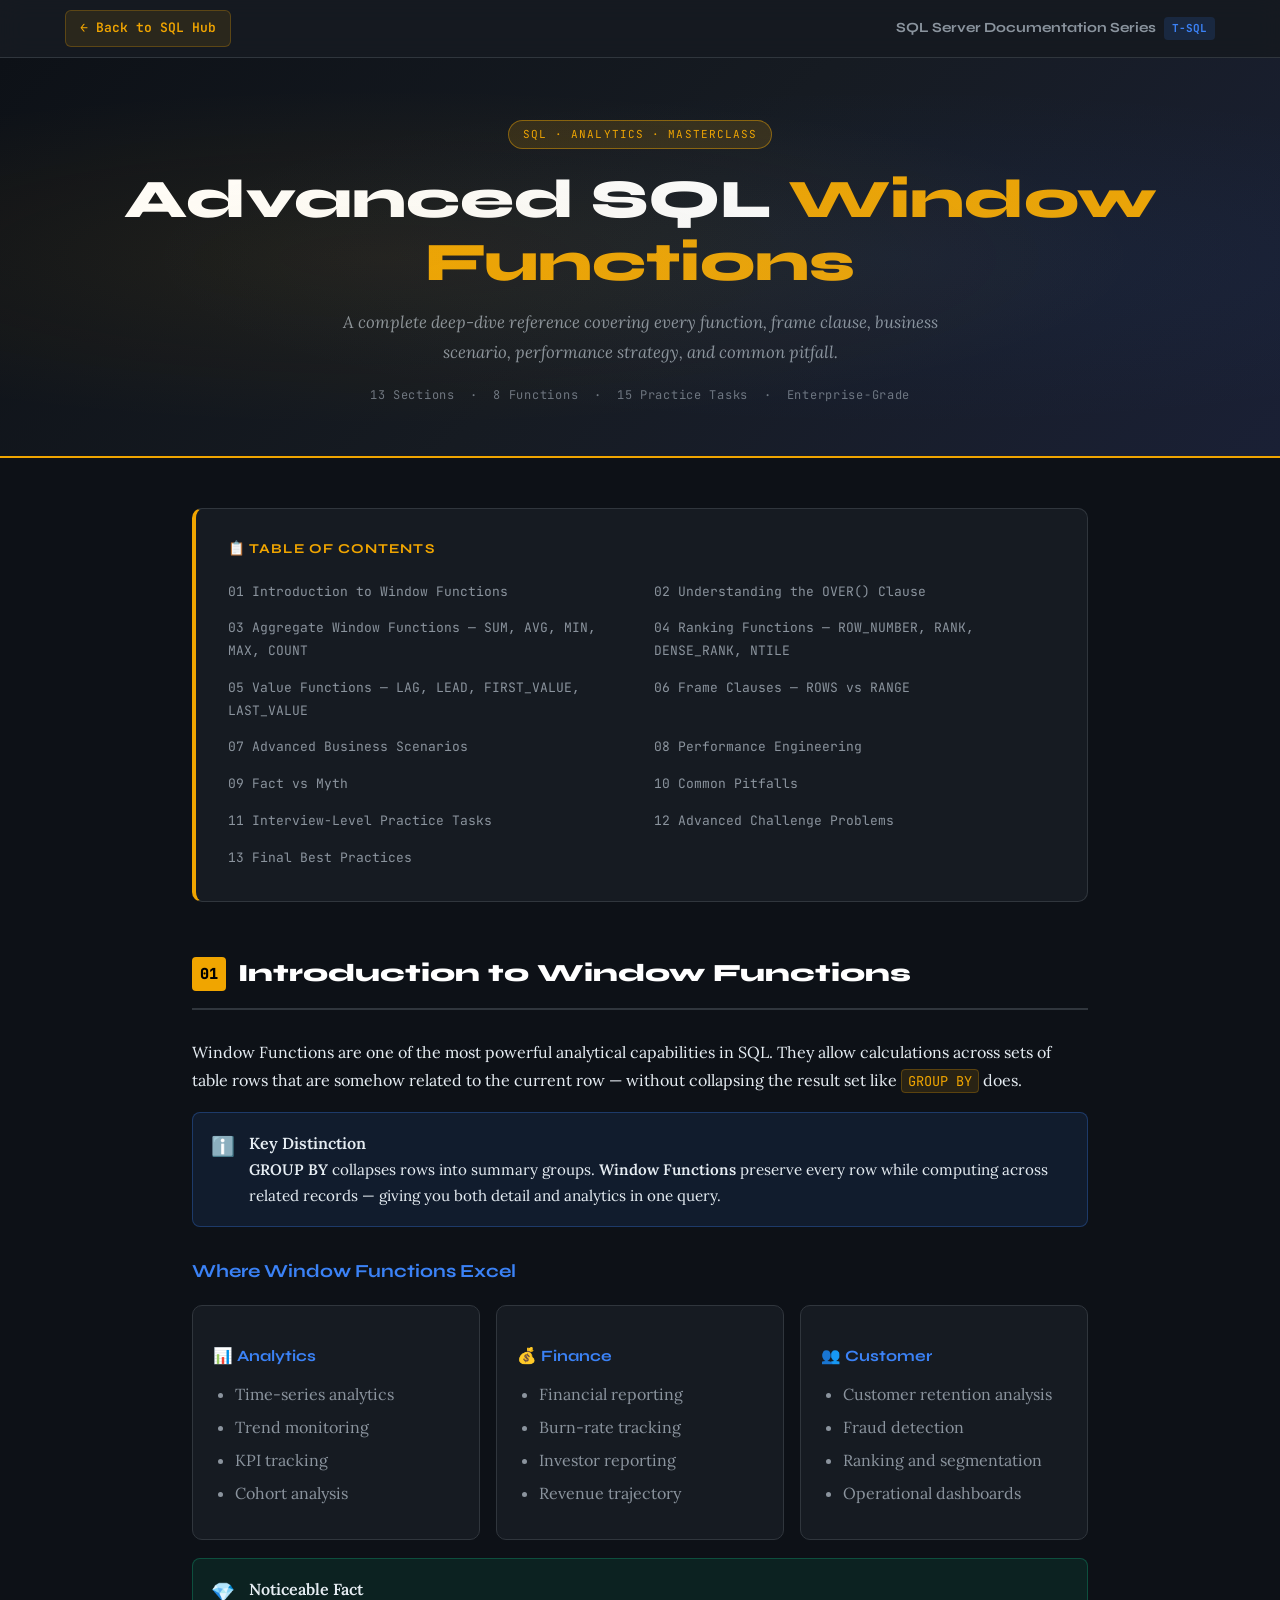
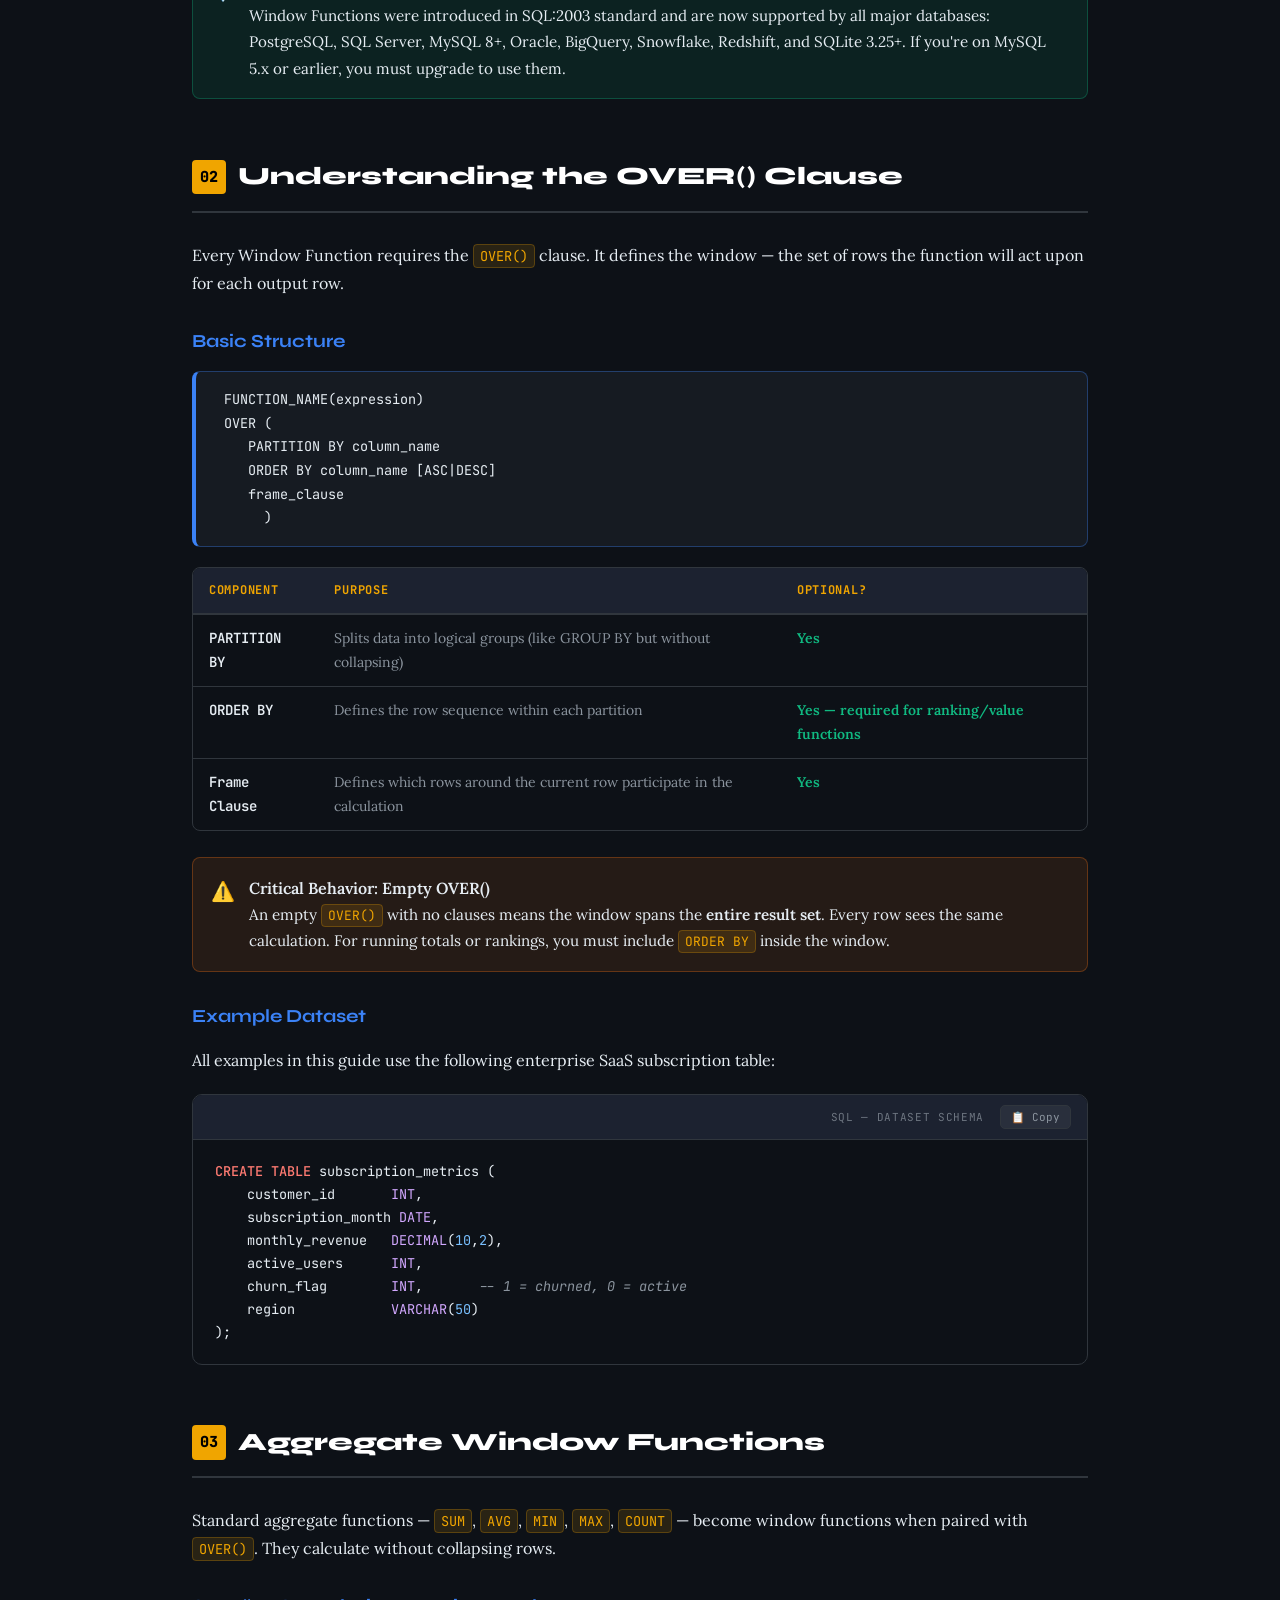
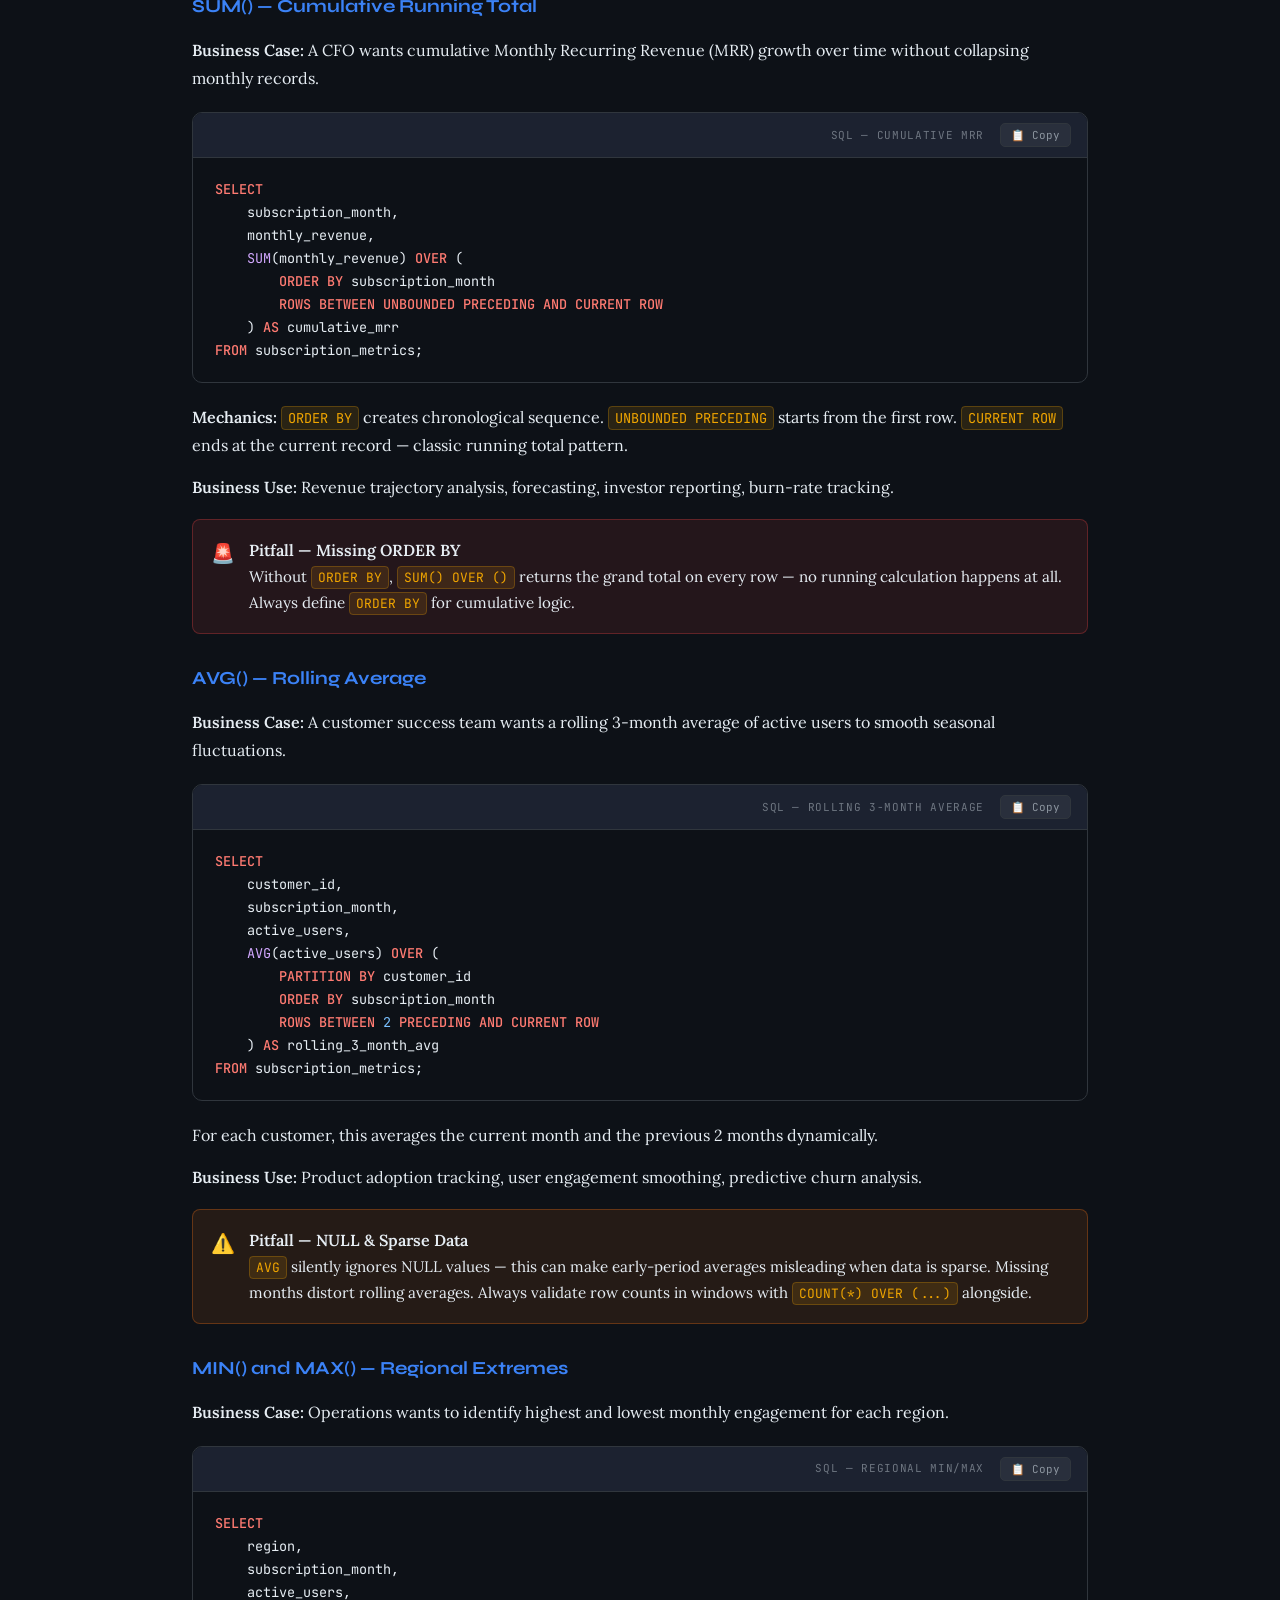
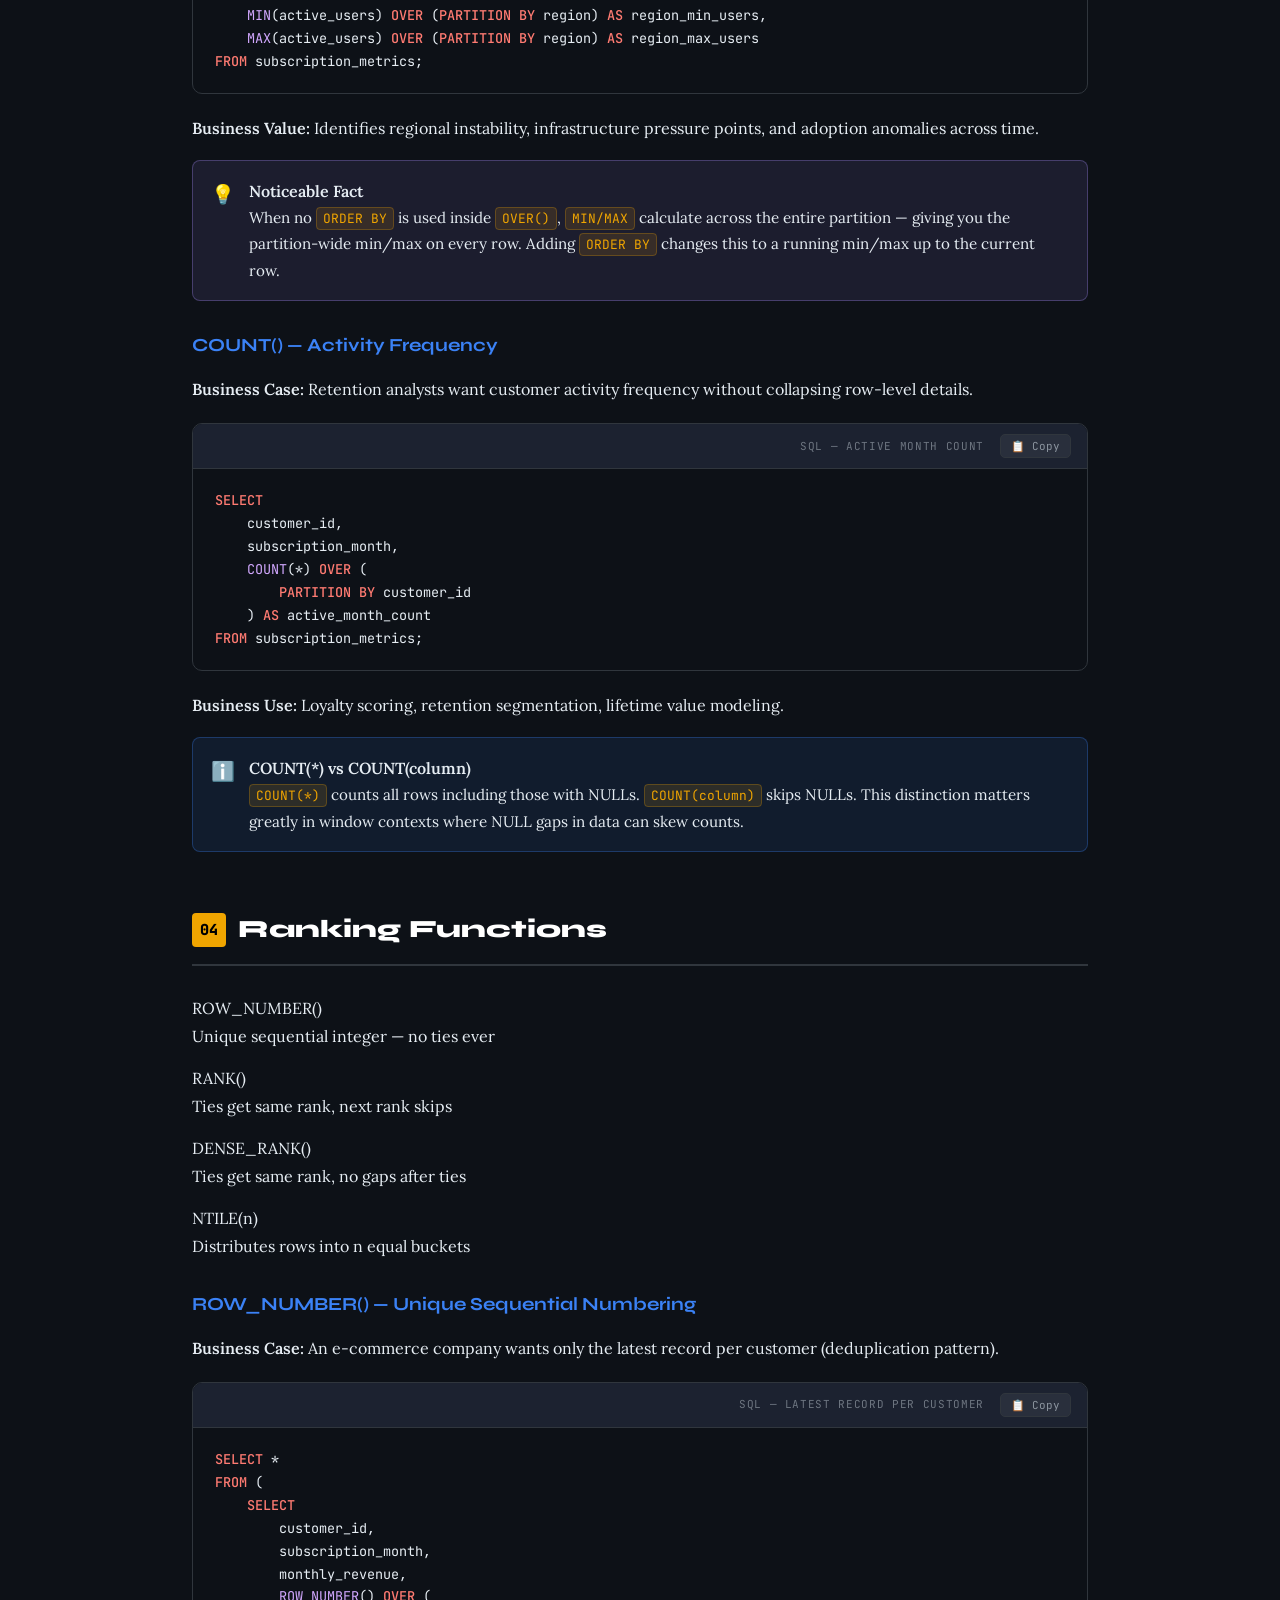
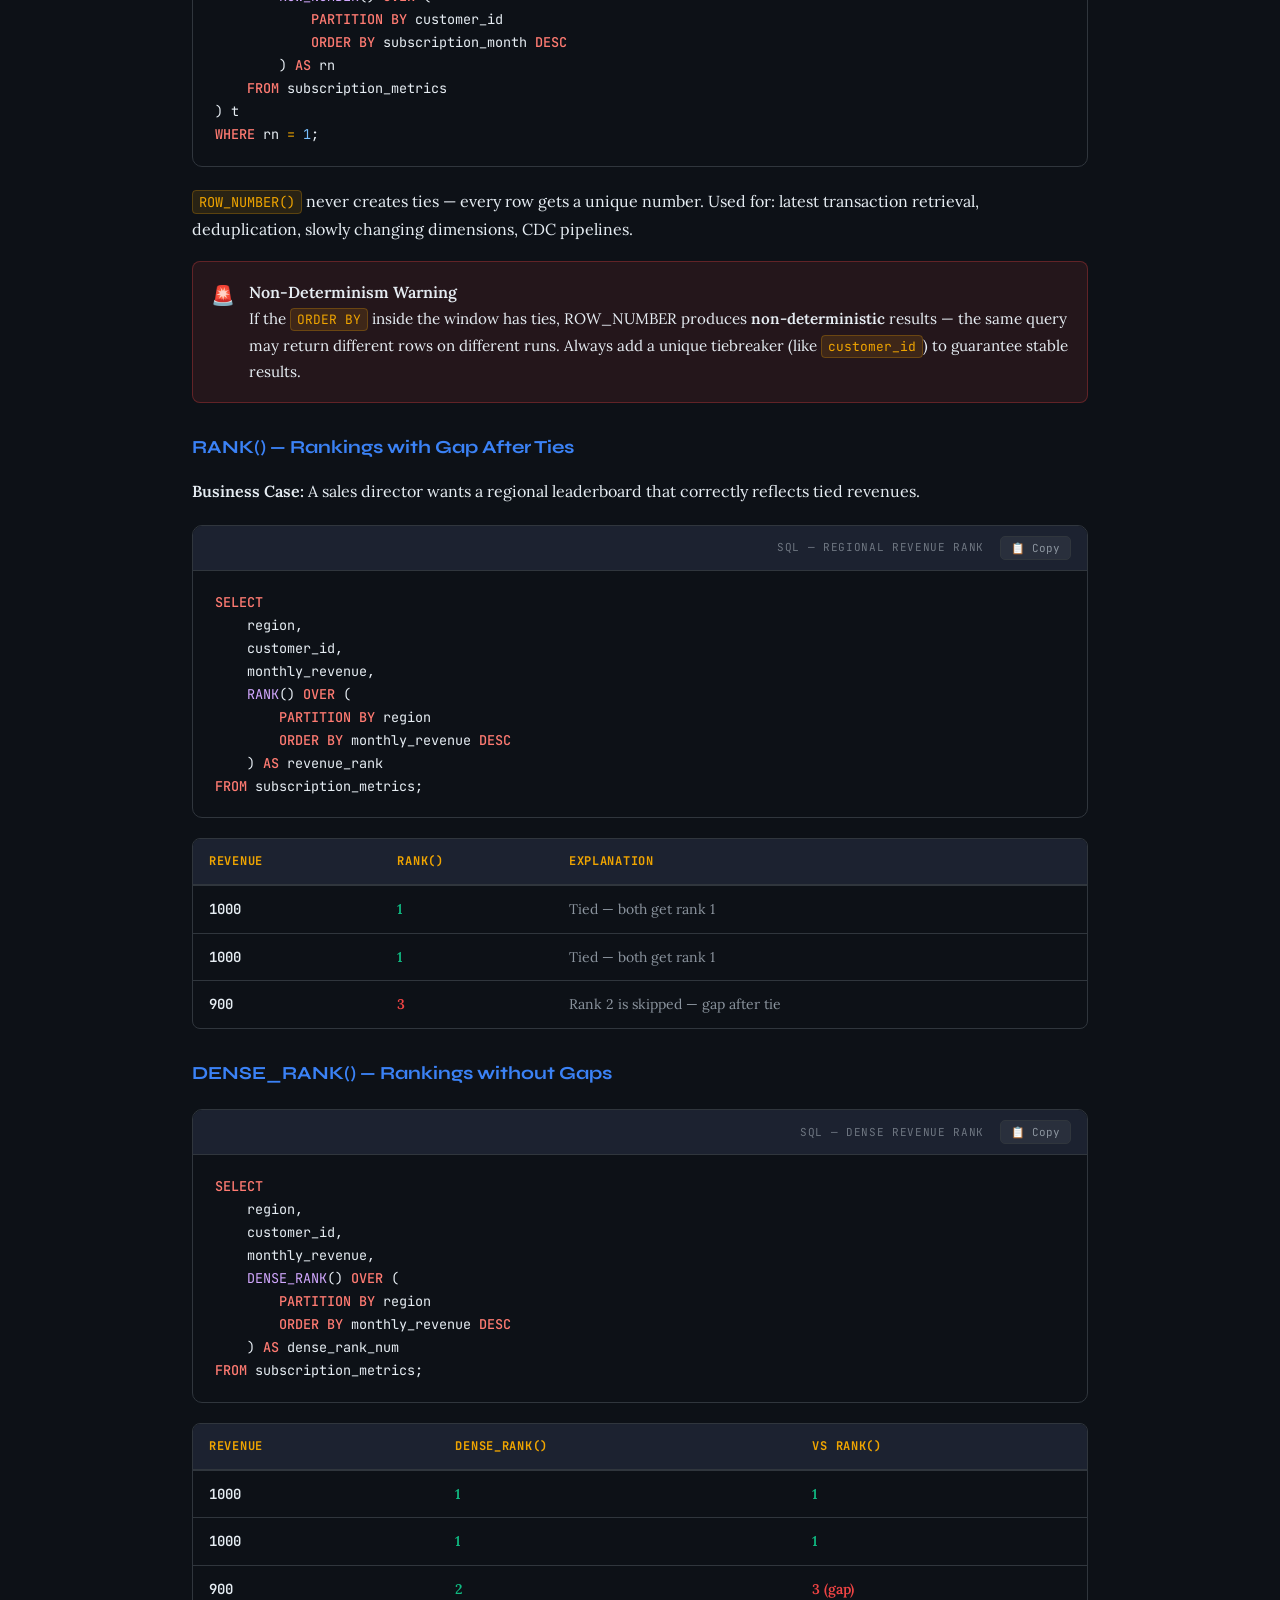
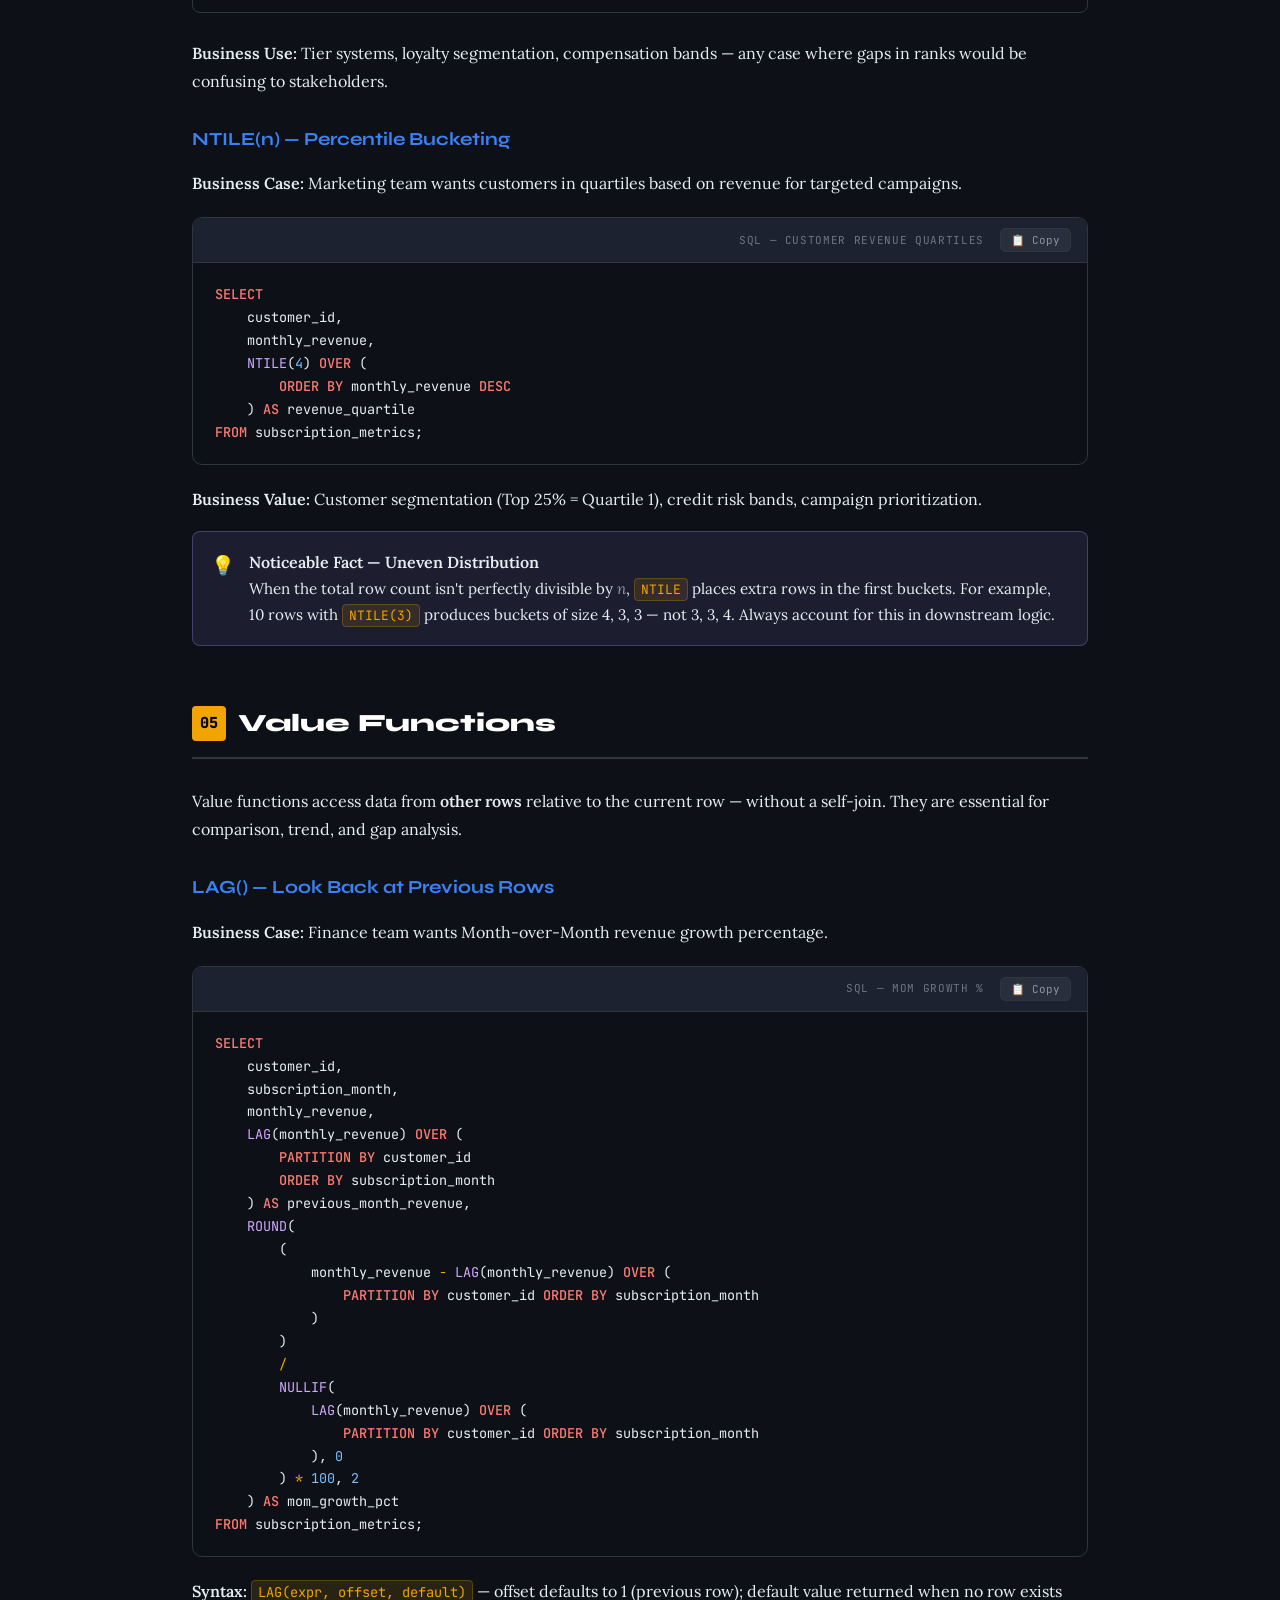
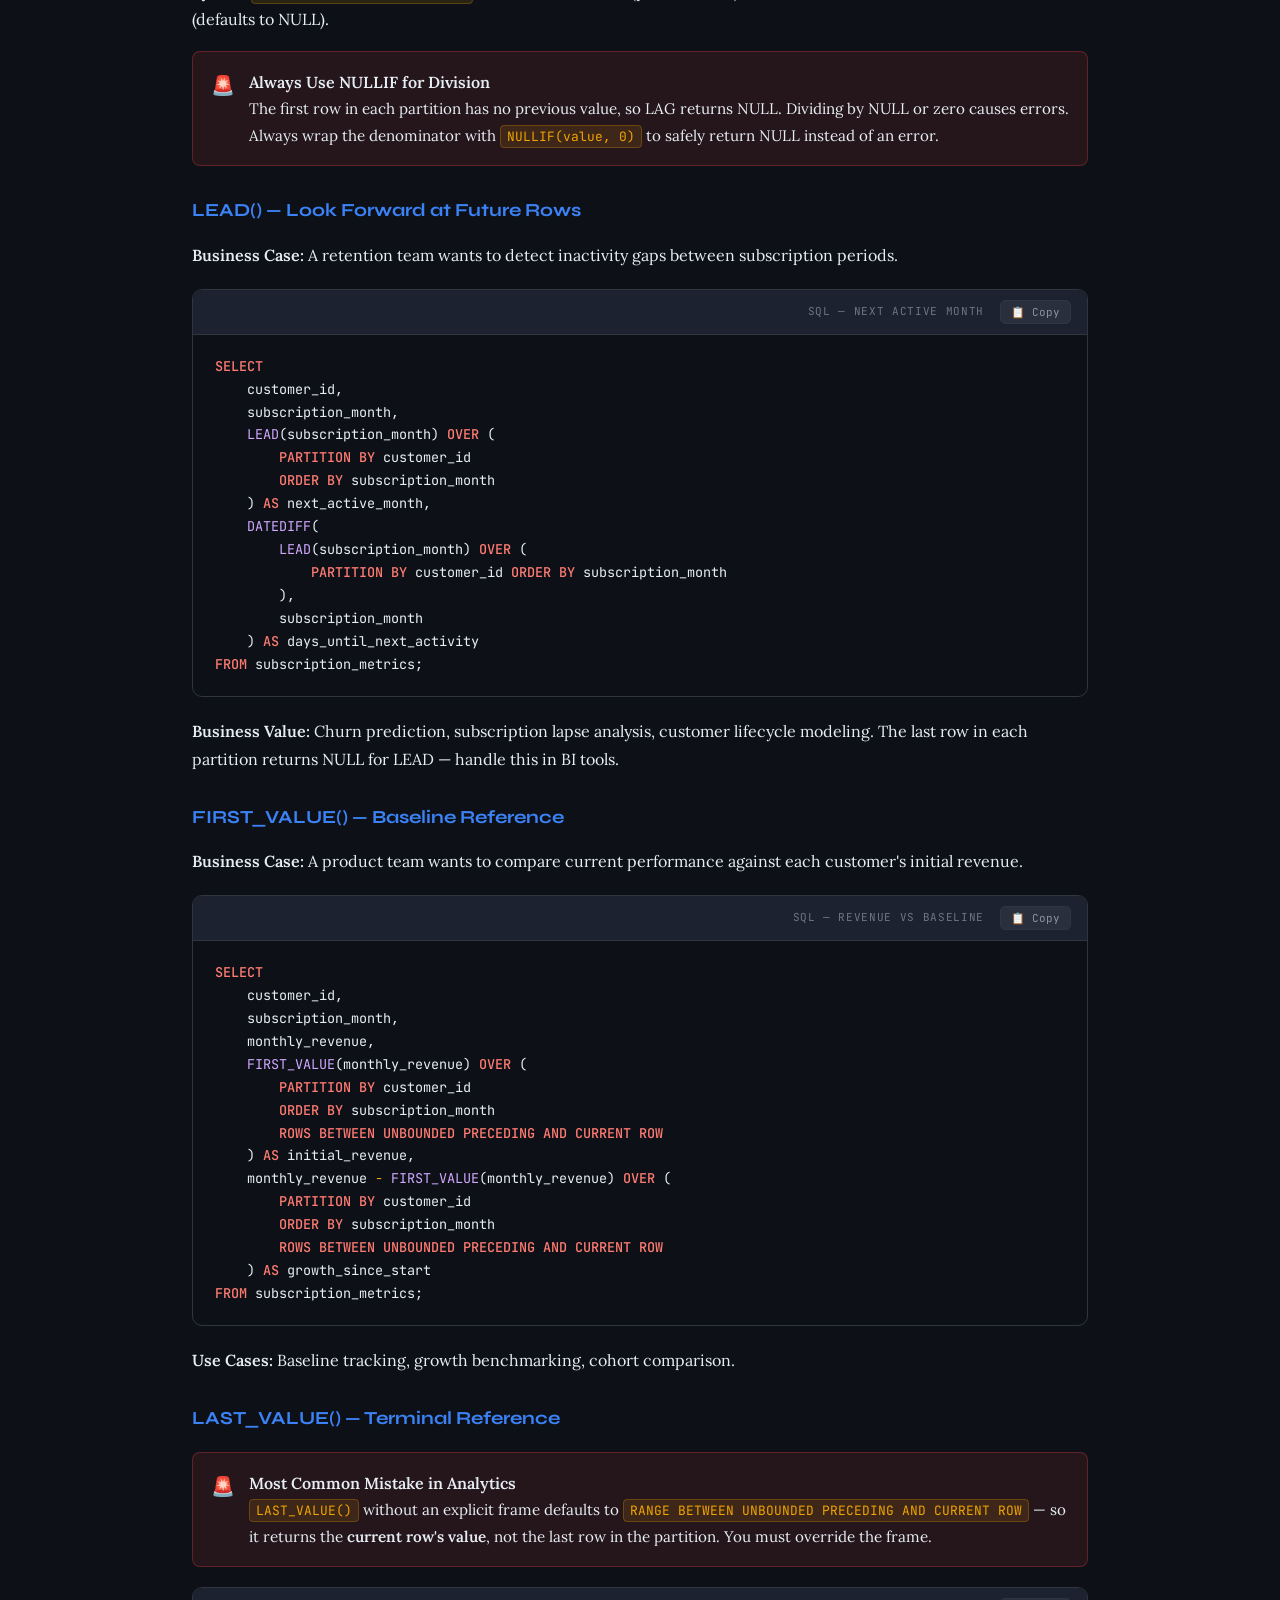
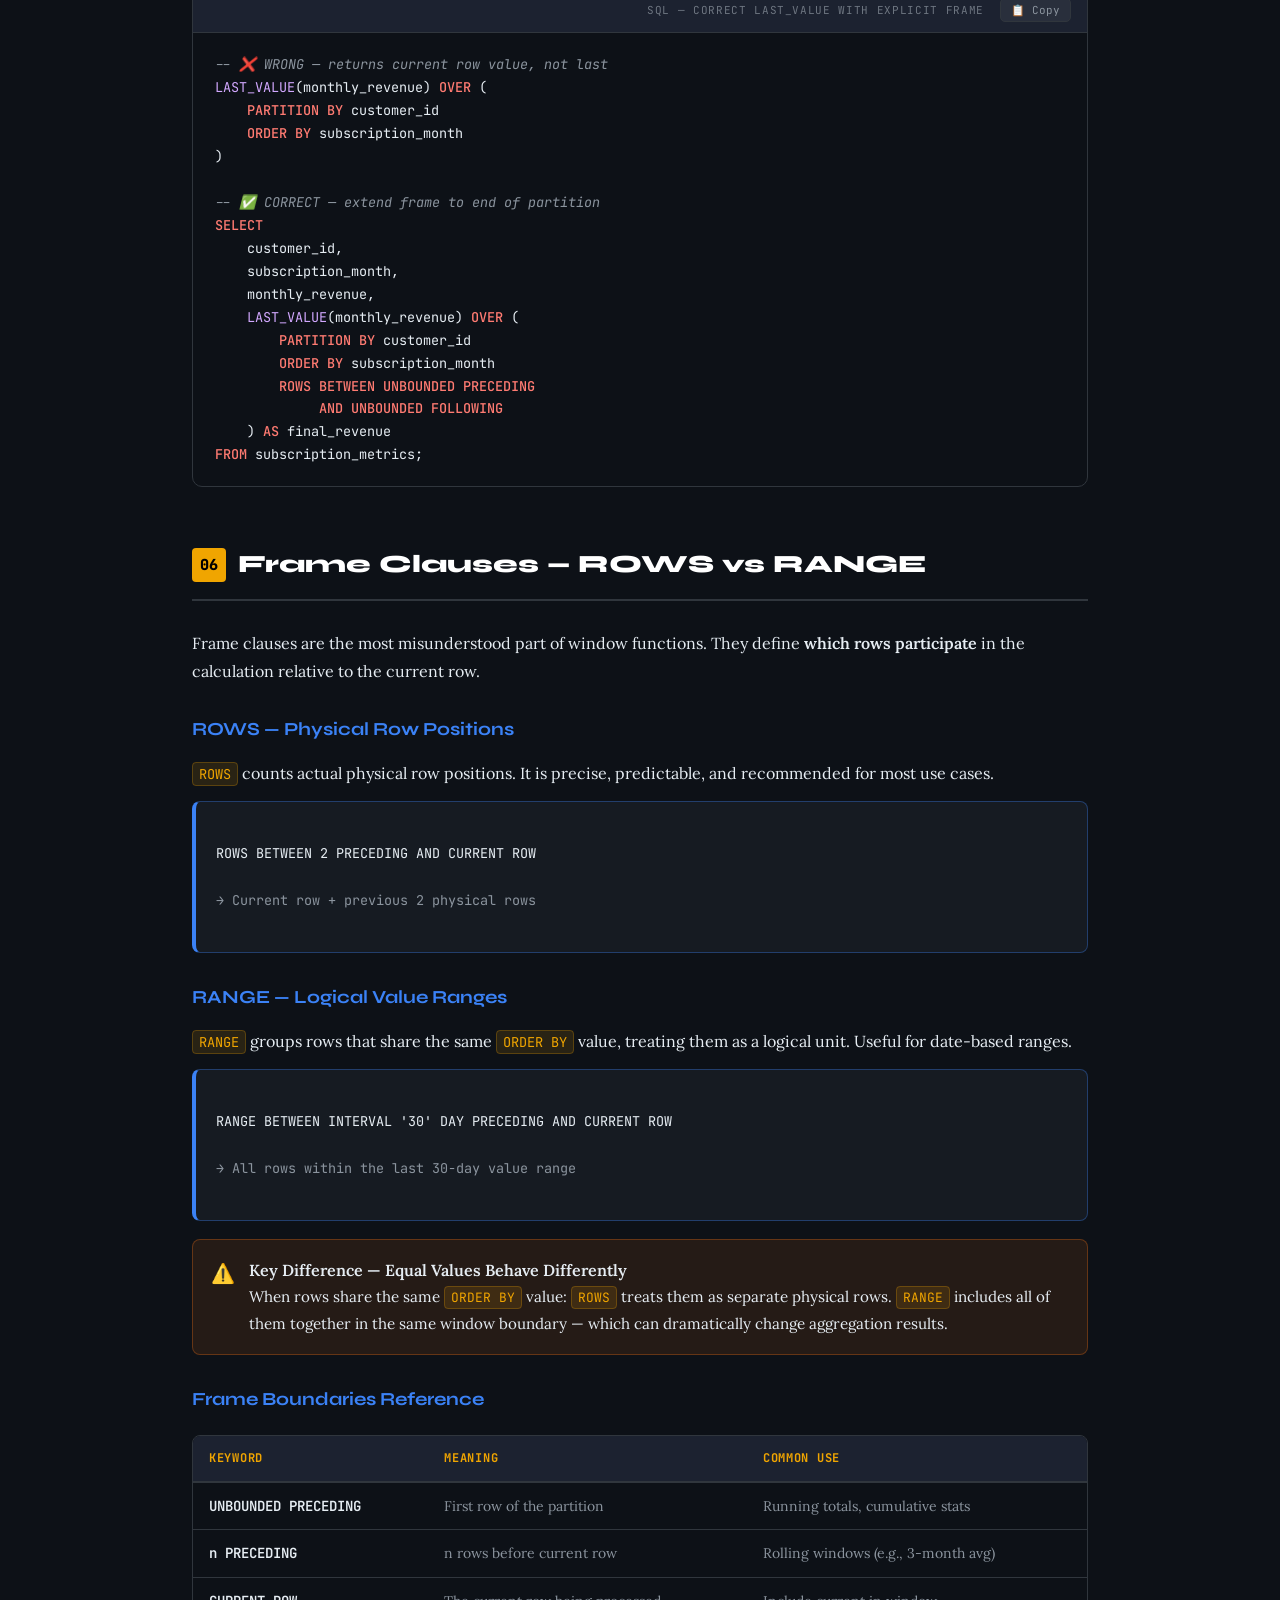
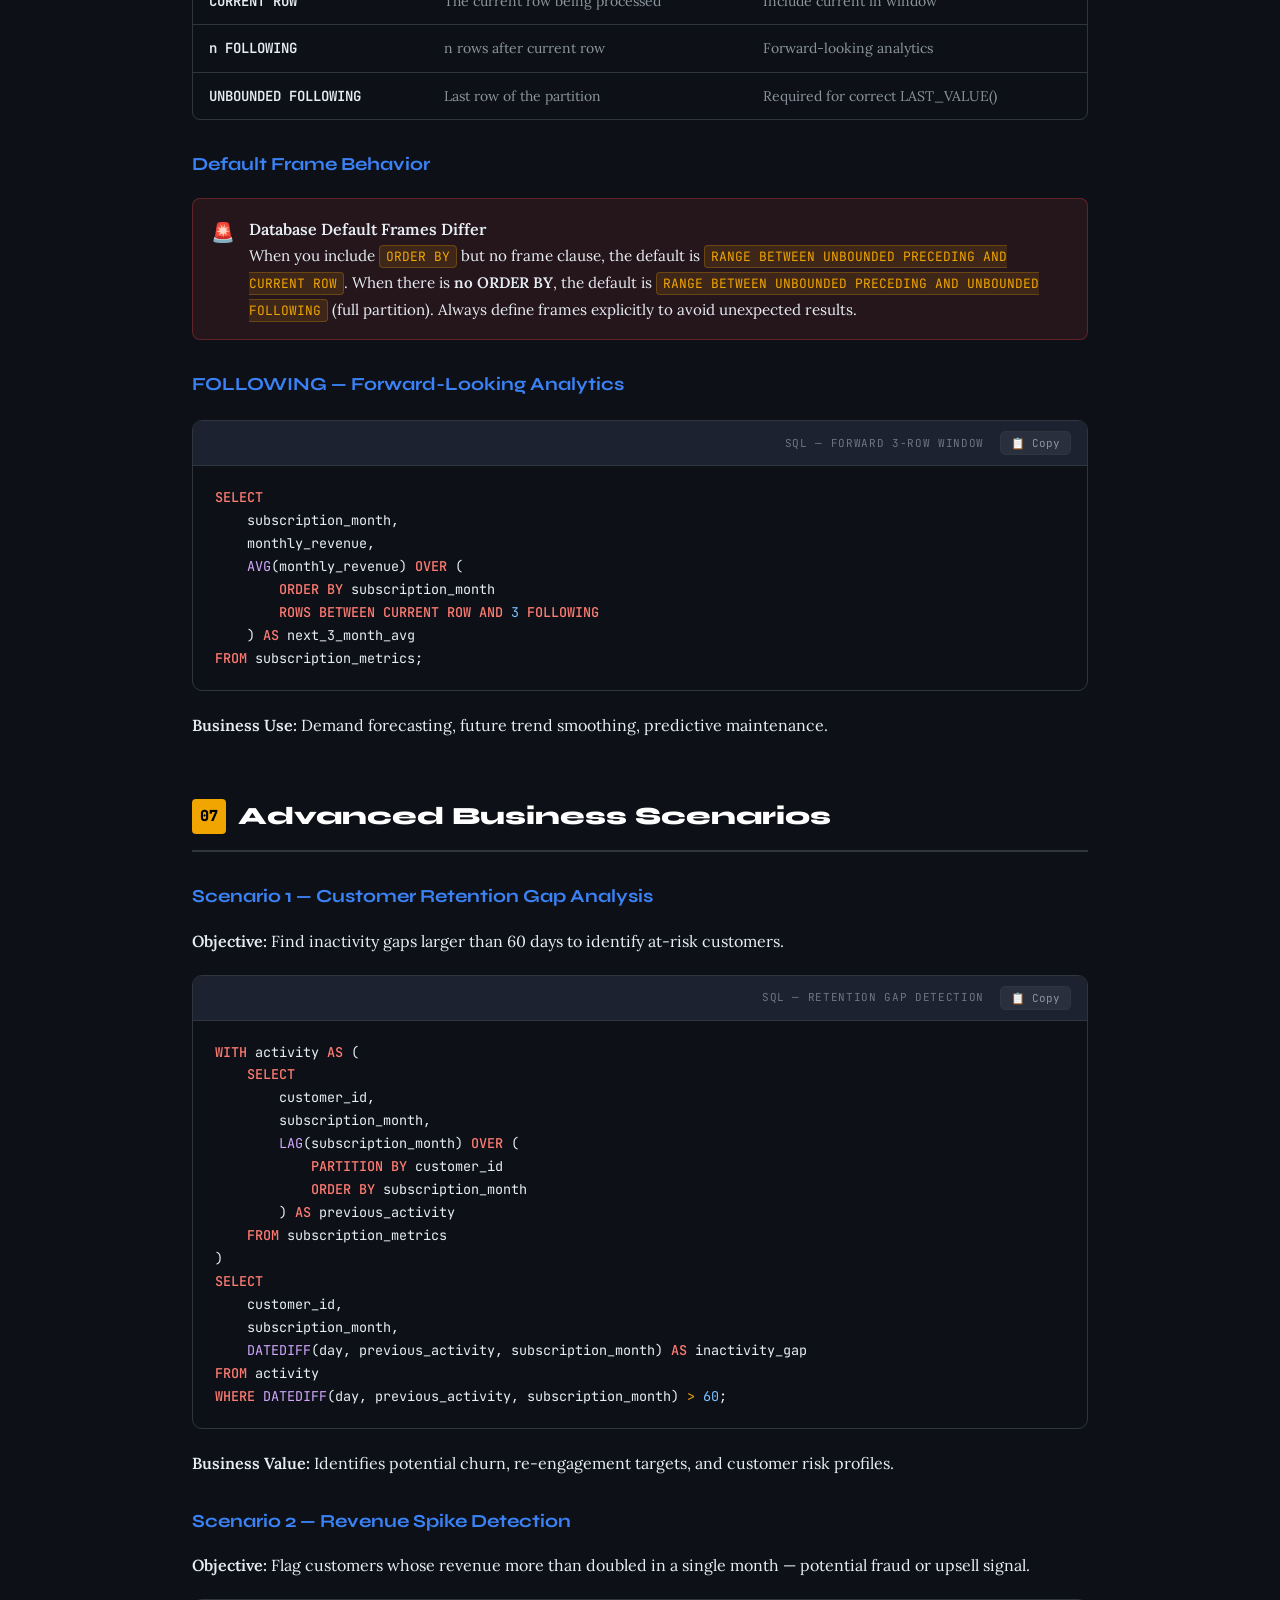
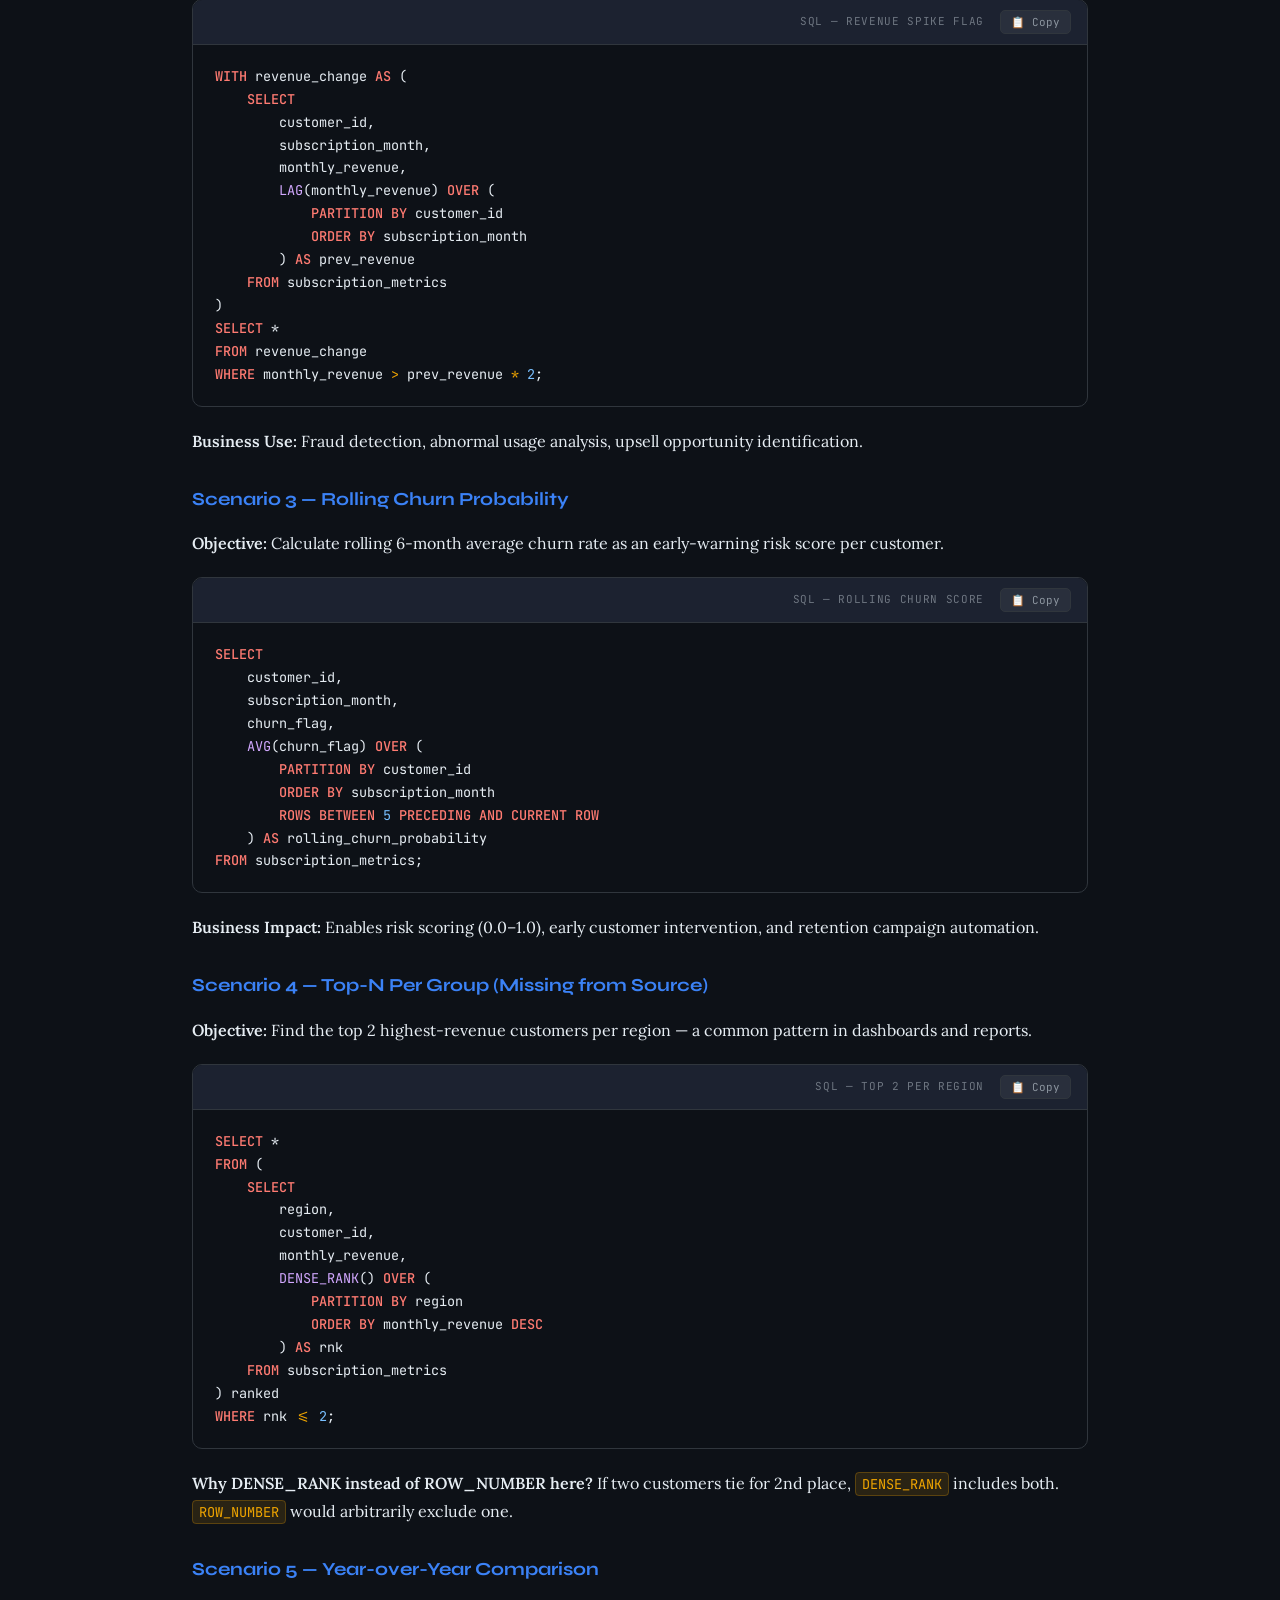
<file: window_functions_guide.html>
<!DOCTYPE html>
<html lang="en">
<head>
<meta charset="UTF-8" />
<meta name="viewport" content="width=device-width, initial-scale=1.0"/>
<title>Advanced SQL Window Functions — Deep Dive Masterclass</title>
<link href="https://fonts.googleapis.com/css2?family=Syne:wght@400;600;700;800&family=JetBrains+Mono:wght@400;500;600&family=Lora:ital,wght@0,400;0,500;1,400&display=swap" rel="stylesheet"/>
<link href="style.css" rel="stylesheet" /></head>

<body>

<!-- ═══════════════════════════ TOP NAV ════════════════════════════ -->
<nav class="top-nav">
  <div class="nav-container">
    <a href="index.html" class="nav-link">← Back to SQL Hub</a>
    <div class="nav-title">SQL Server Documentation Series <span class="nav-badge">T-SQL</span></div>
  </div>
</nav>


<header>
  <div class="badge">SQL · ANALYTICS · MASTERCLASS</div>
  <h1>Advanced SQL <span>Window Functions</span></h1>
  <p class="sub">A complete deep-dive reference covering every function, frame clause, business scenario, performance strategy, and common pitfall.</p>
  <div class="meta">13 Sections &nbsp;·&nbsp; 8 Functions &nbsp;·&nbsp; 15 Practice Tasks &nbsp;·&nbsp; Enterprise-Grade</div>
</header>

<div class="wrapper">

  <!-- TABLE OF CONTENTS -->
<nav class="toc">
  <div class="toc-title">📋 Table of Contents</div>
  <div class="toc-grid">
      <a href="#s1"><span class="toc-num">01</span> Introduction to Window Functions</a>
      <a href="#s2"><span class="toc-num">02</span> Understanding the OVER() Clause</a>
      <a href="#s3"><span class="toc-num">03</span> Aggregate Window Functions — SUM, AVG, MIN, MAX, COUNT</a>
      <a href="#s4"><span class="toc-num">04</span> Ranking Functions — ROW_NUMBER, RANK, DENSE_RANK, NTILE</a>
      <a href="#s5"><span class="toc-num">05</span> Value Functions — LAG, LEAD, FIRST_VALUE, LAST_VALUE</a>
      <a href="#s6"><span class="toc-num">06</span> Frame Clauses — ROWS vs RANGE</a>
      <a href="#s7"><span class="toc-num">07</span> Advanced Business Scenarios</a>
      <a href="#s8"><span class="toc-num">08</span> Performance Engineering</a>
      <a href="#s9"><span class="toc-num">09</span> Fact vs Myth</a>
      <a href="#s10"><span class="toc-num">10</span> Common Pitfalls</a>
      <a href="#s11"><span class="toc-num">11</span> Interview-Level Practice Tasks</a>
      <a href="#s12"><span class="toc-num">12</span> Advanced Challenge Problems</a>
      <a href="#s13"><span class="toc-num">13</span> Final Best Practices</a>
  </div>
  </nav>

  <!-- ══════ 1. INTRODUCTION ══════ -->
  <section id="s1">
    <h2 class="section-title"><span class="num">01</span> Introduction to Window Functions</h2>

    <p>Window Functions are one of the most powerful analytical capabilities in SQL. They allow calculations across sets of table rows that are somehow related to the current row — without collapsing the result set like <code class="inline">GROUP BY</code> does.</p>

    <div class="callout info">
      <div class="icon">ℹ️</div>
      <div class="body">
        <strong>Key Distinction</strong>
        <p><strong>GROUP BY</strong> collapses rows into summary groups. <strong>Window Functions</strong> preserve every row while computing across related records — giving you both detail and analytics in one query.</p>
      </div>
    </div>

    <h3 class="sub-title">Where Window Functions Excel</h3>
    <div class="type-grid">
      <div class="type-card">
        <h4>📊 Analytics</h4>
        <ul>
          <li>Time-series analytics</li>
          <li>Trend monitoring</li>
          <li>KPI tracking</li>
          <li>Cohort analysis</li>
        </ul>
      </div>
      <div class="type-card">
        <h4>💰 Finance</h4>
        <ul>
          <li>Financial reporting</li>
          <li>Burn-rate tracking</li>
          <li>Investor reporting</li>
          <li>Revenue trajectory</li>
        </ul>
      </div>
      <div class="type-card">
        <h4>👥 Customer</h4>
        <ul>
          <li>Customer retention analysis</li>
          <li>Fraud detection</li>
          <li>Ranking and segmentation</li>
          <li>Operational dashboards</li>
        </ul>
      </div>
    </div>

    <div class="callout gem">
      <div class="icon">💎</div>
      <div class="body">
        <strong>Noticeable Fact</strong>
        <p>Window Functions were introduced in SQL:2003 standard and are now supported by all major databases: PostgreSQL, SQL Server, MySQL 8+, Oracle, BigQuery, Snowflake, Redshift, and SQLite 3.25+. If you're on MySQL 5.x or earlier, you must upgrade to use them.</p>
      </div>
    </div>
  </section>

  <!-- ══════ 2. OVER() ══════ -->
  <section id="s2">
    <h2 class="section-title"><span class="num">02</span> Understanding the OVER() Clause</h2>

    <p>Every Window Function requires the <code class="inline">OVER()</code> clause. It defines the window — the set of rows the function will act upon for each output row.</p>

    <h3 class="sub-title">Basic Structure</h3>
    <div class="syntax-block"> FUNCTION_NAME(expression)<tr> 
 OVER (<tr>
&nbsp;&nbsp;&nbsp;&nbsp;PARTITION BY column_name<tr>
&nbsp;&nbsp;&nbsp;&nbsp;ORDER BY column_name [ASC|DESC]<tr>
&nbsp;&nbsp;&nbsp;&nbsp;frame_clause<tr> 
      )</div>
    <div class="table-wrap">
      <table>
        <thead><tr><th>Component</th><th>Purpose</th><th>Optional?</th></tr></thead>
        <tbody>
          <tr><td>PARTITION BY</td><td>Splits data into logical groups (like GROUP BY but without collapsing)</td><td class="good">Yes</td></tr>
          <tr><td>ORDER BY</td><td>Defines the row sequence within each partition</td><td class="good">Yes — required for ranking/value functions</td></tr>
          <tr><td>Frame Clause</td><td>Defines which rows around the current row participate in the calculation</td><td class="good">Yes</td></tr>
        </tbody>
      </table>
    </div>

    <div class="callout warn">
      <div class="icon">⚠️</div>
      <div class="body">
        <strong>Critical Behavior: Empty OVER()</strong>
        <p>An empty <code class="inline">OVER()</code> with no clauses means the window spans the <strong>entire result set</strong>. Every row sees the same calculation. For running totals or rankings, you must include <code class="inline">ORDER BY</code> inside the window.</p>
      </div>
    </div>

    <h3 class="sub-title">Example Dataset</h3>
    <p>All examples in this guide use the following enterprise SaaS subscription table:</p>
    <div class="code-wrap">
      <div class="code-header">
        <span class="dot r"></span><span class="dot y"></span><span class="dot g"></span>
        <span class="lang">SQL — Dataset Schema</span> <button class="copy-btn" onclick="copyCode(this)">📋 Copy</button>
      </div>
      <pre><span class="kw">CREATE TABLE</span> subscription_metrics (
    customer_id       <span class="fn">INT</span>,
    subscription_month <span class="fn">DATE</span>,
    monthly_revenue   <span class="fn">DECIMAL</span>(<span class="nm">10</span>,<span class="nm">2</span>),
    active_users      <span class="fn">INT</span>,
    churn_flag        <span class="fn">INT</span>,       <span class="cmt">-- 1 = churned, 0 = active</span>
    region            <span class="fn">VARCHAR</span>(<span class="nm">50</span>)
);</pre>
    </div>
  </section>

  <!-- ══════ 3. AGGREGATE ══════ -->
  <section id="s3">
    <h2 class="section-title"><span class="num">03</span> Aggregate Window Functions</h2>

    <p>Standard aggregate functions — <code class="inline">SUM</code>, <code class="inline">AVG</code>, <code class="inline">MIN</code>, <code class="inline">MAX</code>, <code class="inline">COUNT</code> — become window functions when paired with <code class="inline">OVER()</code>. They calculate without collapsing rows.</p>

    <!-- SUM -->
    <h3 class="sub-title">SUM() — Cumulative Running Total</h3>
    <p><strong>Business Case:</strong> A CFO wants cumulative Monthly Recurring Revenue (MRR) growth over time without collapsing monthly records.</p>
    <div class="code-wrap">
      <div class="code-header">
        <span class="dot r"></span><span class="dot y"></span><span class="dot g"></span>
        <span class="lang">SQL — Cumulative MRR</span> <button class="copy-btn" onclick="copyCode(this)">📋 Copy</button>
      </div>
      <pre><span class="kw">SELECT</span>
    subscription_month,
    monthly_revenue,
    <span class="fn">SUM</span>(monthly_revenue) <span class="kw">OVER</span> (
        <span class="kw">ORDER BY</span> subscription_month
        <span class="kw">ROWS BETWEEN</span> <span class="kw">UNBOUNDED PRECEDING AND CURRENT ROW</span>
    ) <span class="kw">AS</span> cumulative_mrr
<span class="kw">FROM</span> subscription_metrics;</pre>
    </div>
    <p><strong>Mechanics:</strong> <code class="inline">ORDER BY</code> creates chronological sequence. <code class="inline">UNBOUNDED PRECEDING</code> starts from the first row. <code class="inline">CURRENT ROW</code> ends at the current record — classic running total pattern.</p>
    <p><strong>Business Use:</strong> Revenue trajectory analysis, forecasting, investor reporting, burn-rate tracking.</p>
    <div class="callout danger">
      <div class="icon">🚨</div>
      <div class="body">
        <strong>Pitfall — Missing ORDER BY</strong>
        <p>Without <code class="inline">ORDER BY</code>, <code class="inline">SUM() OVER ()</code> returns the grand total on every row — no running calculation happens at all. Always define <code class="inline">ORDER BY</code> for cumulative logic.</p>
      </div>
    </div>

    <!-- AVG -->
    <h3 class="sub-title">AVG() — Rolling Average</h3>
    <p><strong>Business Case:</strong> A customer success team wants a rolling 3-month average of active users to smooth seasonal fluctuations.</p>
    <div class="code-wrap">
      <div class="code-header">
        <span class="dot r"></span><span class="dot y"></span><span class="dot g"></span>
        <span class="lang">SQL — Rolling 3-Month Average</span> <button class="copy-btn" onclick="copyCode(this)">📋 Copy</button>
      </div>
      <pre><span class="kw">SELECT</span>
    customer_id,
    subscription_month,
    active_users,
    <span class="fn">AVG</span>(active_users) <span class="kw">OVER</span> (
        <span class="kw">PARTITION BY</span> customer_id
        <span class="kw">ORDER BY</span> subscription_month
        <span class="kw">ROWS BETWEEN</span> <span class="nm">2</span> <span class="kw">PRECEDING AND CURRENT ROW</span>
    ) <span class="kw">AS</span> rolling_3_month_avg
<span class="kw">FROM</span> subscription_metrics;</pre>
    </div>
    <p>For each customer, this averages the current month and the previous 2 months dynamically.</p>
    <p><strong>Business Use:</strong> Product adoption tracking, user engagement smoothing, predictive churn analysis.</p>
    <div class="callout warn">
      <div class="icon">⚠️</div>
      <div class="body">
        <strong>Pitfall — NULL &amp; Sparse Data</strong>
        <p><code class="inline">AVG</code> silently ignores NULL values — this can make early-period averages misleading when data is sparse. Missing months distort rolling averages. Always validate row counts in windows with <code class="inline">COUNT(*) OVER (...)</code> alongside.</p>
      </div>
    </div>

    <!-- MIN / MAX -->
    <h3 class="sub-title">MIN() and MAX() — Regional Extremes</h3>
    <p><strong>Business Case:</strong> Operations wants to identify highest and lowest monthly engagement for each region.</p>
    <div class="code-wrap">
      <div class="code-header">
        <span class="dot r"></span><span class="dot y"></span><span class="dot g"></span>
        <span class="lang">SQL — Regional Min/Max</span> <button class="copy-btn" onclick="copyCode(this)">📋 Copy</button>
      </div>
      <pre><span class="kw">SELECT</span>
    region,
    subscription_month,
    active_users,
    <span class="fn">MIN</span>(active_users) <span class="kw">OVER</span> (<span class="kw">PARTITION BY</span> region) <span class="kw">AS</span> region_min_users,
    <span class="fn">MAX</span>(active_users) <span class="kw">OVER</span> (<span class="kw">PARTITION BY</span> region) <span class="kw">AS</span> region_max_users
<span class="kw">FROM</span> subscription_metrics;</pre>
    </div>
    <p><strong>Business Value:</strong> Identifies regional instability, infrastructure pressure points, and adoption anomalies across time.</p>

    <div class="callout tip">
      <div class="icon">💡</div>
      <div class="body">
        <strong>Noticeable Fact</strong>
        <p>When no <code class="inline">ORDER BY</code> is used inside <code class="inline">OVER()</code>, <code class="inline">MIN/MAX</code> calculate across the entire partition — giving you the partition-wide min/max on every row. Adding <code class="inline">ORDER BY</code> changes this to a running min/max up to the current row.</p>
      </div>
    </div>

    <!-- COUNT -->
    <h3 class="sub-title">COUNT() — Activity Frequency</h3>
    <p><strong>Business Case:</strong> Retention analysts want customer activity frequency without collapsing row-level details.</p>
    <div class="code-wrap">
      <div class="code-header">
        <span class="dot r"></span><span class="dot y"></span><span class="dot g"></span>
        <span class="lang">SQL — Active Month Count</span> <button class="copy-btn" onclick="copyCode(this)">📋 Copy</button>
      </div>
      <pre><span class="kw">SELECT</span>
    customer_id,
    subscription_month,
    <span class="fn">COUNT</span>(*) <span class="kw">OVER</span> (
        <span class="kw">PARTITION BY</span> customer_id
    ) <span class="kw">AS</span> active_month_count
<span class="kw">FROM</span> subscription_metrics;</pre>
    </div>
    <p><strong>Business Use:</strong> Loyalty scoring, retention segmentation, lifetime value modeling.</p>
    <div class="callout info">
      <div class="icon">ℹ️</div>
      <div class="body">
        <strong>COUNT(*) vs COUNT(column)</strong>
        <p><code class="inline">COUNT(*)</code> counts all rows including those with NULLs. <code class="inline">COUNT(column)</code> skips NULLs. This distinction matters greatly in window contexts where NULL gaps in data can skew counts.</p>
      </div>
    </div>
  </section>

  <!-- ══════ 4. RANKING ══════ -->
  <section id="s4">
    <h2 class="section-title"><span class="num">04</span> Ranking Functions</h2>

    <div class="fn-grid">
      <div class="fn-card">
        <div class="fn-name">ROW_NUMBER()</div>
        <p>Unique sequential integer — no ties ever</p>
      </div>
      <div class="fn-card">
        <div class="fn-name">RANK()</div>
        <p>Ties get same rank, next rank skips</p>
      </div>
      <div class="fn-card">
        <div class="fn-name">DENSE_RANK()</div>
        <p>Ties get same rank, no gaps after ties</p>
      </div>
      <div class="fn-card">
        <div class="fn-name">NTILE(n)</div>
        <p>Distributes rows into n equal buckets</p>
      </div>
    </div>

    <!-- ROW_NUMBER -->
    <h3 class="sub-title">ROW_NUMBER() — Unique Sequential Numbering</h3>
    <p><strong>Business Case:</strong> An e-commerce company wants only the latest record per customer (deduplication pattern).</p>
    <div class="code-wrap">
      <div class="code-header">
        <span class="dot r"></span><span class="dot y"></span><span class="dot g"></span>
        <span class="lang">SQL — Latest Record Per Customer</span> <button class="copy-btn" onclick="copyCode(this)">📋 Copy</button>
      </div>
      <pre><span class="kw">SELECT</span> *
<span class="kw">FROM</span> (
    <span class="kw">SELECT</span>
        customer_id,
        subscription_month,
        monthly_revenue,
        <span class="fn">ROW_NUMBER</span>() <span class="kw">OVER</span> (
            <span class="kw">PARTITION BY</span> customer_id
            <span class="kw">ORDER BY</span> subscription_month <span class="kw">DESC</span>
        ) <span class="kw">AS</span> rn
    <span class="kw">FROM</span> subscription_metrics
) t
<span class="kw">WHERE</span> rn <span class="op">=</span> <span class="nm">1</span>;</pre>
    </div>
    <p><code class="inline">ROW_NUMBER()</code> never creates ties — every row gets a unique number. Used for: latest transaction retrieval, deduplication, slowly changing dimensions, CDC pipelines.</p>
    <div class="callout danger">
      <div class="icon">🚨</div>
      <div class="body">
        <strong>Non-Determinism Warning</strong>
        <p>If the <code class="inline">ORDER BY</code> inside the window has ties, ROW_NUMBER produces <strong>non-deterministic</strong> results — the same query may return different rows on different runs. Always add a unique tiebreaker (like <code class="inline">customer_id</code>) to guarantee stable results.</p>
      </div>
    </div>

    <!-- RANK -->
    <h3 class="sub-title">RANK() — Rankings with Gap After Ties</h3>
    <p><strong>Business Case:</strong> A sales director wants a regional leaderboard that correctly reflects tied revenues.</p>
    <div class="code-wrap">
      <div class="code-header">
        <span class="dot r"></span><span class="dot y"></span><span class="dot g"></span>
        <span class="lang">SQL — Regional Revenue Rank</span> <button class="copy-btn" onclick="copyCode(this)">📋 Copy</button>
      </div>
      <pre><span class="kw">SELECT</span>
    region,
    customer_id,
    monthly_revenue,
    <span class="fn">RANK</span>() <span class="kw">OVER</span> (
        <span class="kw">PARTITION BY</span> region
        <span class="kw">ORDER BY</span> monthly_revenue <span class="kw">DESC</span>
    ) <span class="kw">AS</span> revenue_rank
<span class="kw">FROM</span> subscription_metrics;</pre>
    </div>
    <div class="table-wrap">
      <table>
        <thead><tr><th>Revenue</th><th>RANK()</th><th>Explanation</th></tr></thead>
        <tbody>
          <tr><td>1000</td><td class="yes">1</td><td>Tied — both get rank 1</td></tr>
          <tr><td>1000</td><td class="yes">1</td><td>Tied — both get rank 1</td></tr>
          <tr><td>900</td><td class="no">3</td><td>Rank 2 is skipped — gap after tie</td></tr>
        </tbody>
      </table>
    </div>

    <!-- DENSE_RANK -->
    <h3 class="sub-title">DENSE_RANK() — Rankings without Gaps</h3>
    <div class="code-wrap">
      <div class="code-header">
        <span class="dot r"></span><span class="dot y"></span><span class="dot g"></span>
        <span class="lang">SQL — Dense Revenue Rank</span> <button class="copy-btn" onclick="copyCode(this)">📋 Copy</button>
      </div>
      <pre><span class="kw">SELECT</span>
    region,
    customer_id,
    monthly_revenue,
    <span class="fn">DENSE_RANK</span>() <span class="kw">OVER</span> (
        <span class="kw">PARTITION BY</span> region
        <span class="kw">ORDER BY</span> monthly_revenue <span class="kw">DESC</span>
    ) <span class="kw">AS</span> dense_rank_num
<span class="kw">FROM</span> subscription_metrics;</pre>
    </div>
    <div class="table-wrap">
      <table>
        <thead><tr><th>Revenue</th><th>DENSE_RANK()</th><th>vs RANK()</th></tr></thead>
        <tbody>
          <tr><td>1000</td><td class="yes">1</td><td class="yes">1</td></tr>
          <tr><td>1000</td><td class="yes">1</td><td class="yes">1</td></tr>
          <tr><td>900</td><td class="yes">2</td><td class="no">3 (gap)</td></tr>
        </tbody>
      </table>
    </div>
    <p><strong>Business Use:</strong> Tier systems, loyalty segmentation, compensation bands — any case where gaps in ranks would be confusing to stakeholders.</p>

    <!-- NTILE -->
    <h3 class="sub-title">NTILE(n) — Percentile Bucketing</h3>
    <p><strong>Business Case:</strong> Marketing team wants customers in quartiles based on revenue for targeted campaigns.</p>
    <div class="code-wrap">
      <div class="code-header">
        <span class="dot r"></span><span class="dot y"></span><span class="dot g"></span>
        <span class="lang">SQL — Customer Revenue Quartiles</span> <button class="copy-btn" onclick="copyCode(this)">📋 Copy</button>
      </div>
      <pre><span class="kw">SELECT</span>
    customer_id,
    monthly_revenue,
    <span class="fn">NTILE</span>(<span class="nm">4</span>) <span class="kw">OVER</span> (
        <span class="kw">ORDER BY</span> monthly_revenue <span class="kw">DESC</span>
    ) <span class="kw">AS</span> revenue_quartile
<span class="kw">FROM</span> subscription_metrics;</pre>
    </div>
    <p><strong>Business Value:</strong> Customer segmentation (Top 25% = Quartile 1), credit risk bands, campaign prioritization.</p>
    <div class="callout tip">
      <div class="icon">💡</div>
      <div class="body">
        <strong>Noticeable Fact — Uneven Distribution</strong>
        <p>When the total row count isn't perfectly divisible by <em>n</em>, <code class="inline">NTILE</code> places extra rows in the first buckets. For example, 10 rows with <code class="inline">NTILE(3)</code> produces buckets of size 4, 3, 3 — not 3, 3, 4. Always account for this in downstream logic.</p>
      </div>
    </div>
  </section>

  <!-- ══════ 5. VALUE FUNCTIONS ══════ -->
  <section id="s5">
    <h2 class="section-title"><span class="num">05</span> Value Functions</h2>

    <p>Value functions access data from <strong>other rows</strong> relative to the current row — without a self-join. They are essential for comparison, trend, and gap analysis.</p>

    <!-- LAG -->
    <h3 class="sub-title">LAG() — Look Back at Previous Rows</h3>
    <p><strong>Business Case:</strong> Finance team wants Month-over-Month revenue growth percentage.</p>
    <div class="code-wrap">
      <div class="code-header">
        <span class="dot r"></span><span class="dot y"></span><span class="dot g"></span>
        <span class="lang">SQL — MoM Growth %</span> <button class="copy-btn" onclick="copyCode(this)">📋 Copy</button>
      </div>
      <pre><span class="kw">SELECT</span>
    customer_id,
    subscription_month,
    monthly_revenue,
    <span class="fn">LAG</span>(monthly_revenue) <span class="kw">OVER</span> (
        <span class="kw">PARTITION BY</span> customer_id
        <span class="kw">ORDER BY</span> subscription_month
    ) <span class="kw">AS</span> previous_month_revenue,
    <span class="fn">ROUND</span>(
        (
            monthly_revenue <span class="op">-</span> <span class="fn">LAG</span>(monthly_revenue) <span class="kw">OVER</span> (
                <span class="kw">PARTITION BY</span> customer_id <span class="kw">ORDER BY</span> subscription_month
            )
        )
        <span class="op">/</span>
        <span class="fn">NULLIF</span>(
            <span class="fn">LAG</span>(monthly_revenue) <span class="kw">OVER</span> (
                <span class="kw">PARTITION BY</span> customer_id <span class="kw">ORDER BY</span> subscription_month
            ), <span class="nm">0</span>
        ) <span class="op">*</span> <span class="nm">100</span>, <span class="nm">2</span>
    ) <span class="kw">AS</span> mom_growth_pct
<span class="kw">FROM</span> subscription_metrics;</pre>
    </div>
    <p><strong>Syntax:</strong> <code class="inline">LAG(expr, offset, default)</code> — offset defaults to 1 (previous row); default value returned when no row exists (defaults to NULL).</p>
    <div class="callout danger">
      <div class="icon">🚨</div>
      <div class="body">
        <strong>Always Use NULLIF for Division</strong>
        <p>The first row in each partition has no previous value, so LAG returns NULL. Dividing by NULL or zero causes errors. Always wrap the denominator with <code class="inline">NULLIF(value, 0)</code> to safely return NULL instead of an error.</p>
      </div>
    </div>

    <!-- LEAD -->
    <h3 class="sub-title">LEAD() — Look Forward at Future Rows</h3>
    <p><strong>Business Case:</strong> A retention team wants to detect inactivity gaps between subscription periods.</p>
    <div class="code-wrap">
      <div class="code-header">
        <span class="dot r"></span><span class="dot y"></span><span class="dot g"></span>
        <span class="lang">SQL — Next Active Month</span> <button class="copy-btn" onclick="copyCode(this)">📋 Copy</button>
      </div>
      <pre><span class="kw">SELECT</span>
    customer_id,
    subscription_month,
    <span class="fn">LEAD</span>(subscription_month) <span class="kw">OVER</span> (
        <span class="kw">PARTITION BY</span> customer_id
        <span class="kw">ORDER BY</span> subscription_month
    ) <span class="kw">AS</span> next_active_month,
    <span class="fn">DATEDIFF</span>(
        <span class="fn">LEAD</span>(subscription_month) <span class="kw">OVER</span> (
            <span class="kw">PARTITION BY</span> customer_id <span class="kw">ORDER BY</span> subscription_month
        ),
        subscription_month
    ) <span class="kw">AS</span> days_until_next_activity
<span class="kw">FROM</span> subscription_metrics;</pre>
    </div>
    <p><strong>Business Value:</strong> Churn prediction, subscription lapse analysis, customer lifecycle modeling. The last row in each partition returns NULL for LEAD — handle this in BI tools.</p>

    <!-- FIRST_VALUE -->
    <h3 class="sub-title">FIRST_VALUE() — Baseline Reference</h3>
    <p><strong>Business Case:</strong> A product team wants to compare current performance against each customer's initial revenue.</p>
    <div class="code-wrap">
      <div class="code-header">
        <span class="dot r"></span><span class="dot y"></span><span class="dot g"></span>
        <span class="lang">SQL — Revenue vs Baseline</span> <button class="copy-btn" onclick="copyCode(this)">📋 Copy</button>
      </div>
      <pre><span class="kw">SELECT</span>
    customer_id,
    subscription_month,
    monthly_revenue,
    <span class="fn">FIRST_VALUE</span>(monthly_revenue) <span class="kw">OVER</span> (
        <span class="kw">PARTITION BY</span> customer_id
        <span class="kw">ORDER BY</span> subscription_month
        <span class="kw">ROWS BETWEEN UNBOUNDED PRECEDING AND CURRENT ROW</span>
    ) <span class="kw">AS</span> initial_revenue,
    monthly_revenue <span class="op">-</span> <span class="fn">FIRST_VALUE</span>(monthly_revenue) <span class="kw">OVER</span> (
        <span class="kw">PARTITION BY</span> customer_id
        <span class="kw">ORDER BY</span> subscription_month
        <span class="kw">ROWS BETWEEN UNBOUNDED PRECEDING AND CURRENT ROW</span>
    ) <span class="kw">AS</span> growth_since_start
<span class="kw">FROM</span> subscription_metrics;</pre>
    </div>
    <p><strong>Use Cases:</strong> Baseline tracking, growth benchmarking, cohort comparison.</p>

    <!-- LAST_VALUE -->
    <h3 class="sub-title">LAST_VALUE() — Terminal Reference</h3>
    <div class="callout danger">
      <div class="icon">🚨</div>
      <div class="body">
        <strong>Most Common Mistake in Analytics</strong>
        <p><code class="inline">LAST_VALUE()</code> without an explicit frame defaults to <code class="inline">RANGE BETWEEN UNBOUNDED PRECEDING AND CURRENT ROW</code> — so it returns the <strong>current row's value</strong>, not the last row in the partition. You must override the frame.</p>
      </div>
    </div>
    <div class="code-wrap">
      <div class="code-header">
        <span class="dot r"></span><span class="dot y"></span><span class="dot g"></span>
        <span class="lang">SQL — Correct LAST_VALUE with Explicit Frame</span> <button class="copy-btn" onclick="copyCode(this)">📋 Copy</button>
      </div>
      <pre><span class="cmt">-- ❌ WRONG — returns current row value, not last</span>
<span class="fn">LAST_VALUE</span>(monthly_revenue) <span class="kw">OVER</span> (
    <span class="kw">PARTITION BY</span> customer_id
    <span class="kw">ORDER BY</span> subscription_month
)

<span class="cmt">-- ✅ CORRECT — extend frame to end of partition</span>
<span class="kw">SELECT</span>
    customer_id,
    subscription_month,
    monthly_revenue,
    <span class="fn">LAST_VALUE</span>(monthly_revenue) <span class="kw">OVER</span> (
        <span class="kw">PARTITION BY</span> customer_id
        <span class="kw">ORDER BY</span> subscription_month
        <span class="kw">ROWS BETWEEN UNBOUNDED PRECEDING</span>
             <span class="kw">AND UNBOUNDED FOLLOWING</span>
    ) <span class="kw">AS</span> final_revenue
<span class="kw">FROM</span> subscription_metrics;</pre>
    </div>
  </section>

  <!-- ══════ 6. FRAME CLAUSES ══════ -->
  <section id="s6">
    <h2 class="section-title"><span class="num">06</span> Frame Clauses — ROWS vs RANGE</h2>

    <p>Frame clauses are the most misunderstood part of window functions. They define <strong>which rows participate</strong> in the calculation relative to the current row.</p>

    <h3 class="sub-title">ROWS — Physical Row Positions</h3>
    <p><code class="inline">ROWS</code> counts actual physical row positions. It is precise, predictable, and recommended for most use cases.</p>
    <div class="syntax-block">
ROWS BETWEEN 2 PRECEDING AND CURRENT ROW<br>
<span style="color:var(--text-muted)">→ Current row + previous 2 physical rows</span>
    </div>

    <h3 class="sub-title">RANGE — Logical Value Ranges</h3>
    <p><code class="inline">RANGE</code> groups rows that share the same <code class="inline">ORDER BY</code> value, treating them as a logical unit. Useful for date-based ranges.</p>
    <div class="syntax-block">
RANGE BETWEEN INTERVAL '30' DAY PRECEDING AND CURRENT ROW<br>
<span style="color:var(--text-muted)">→ All rows within the last 30-day value range</span>
    </div>

    <div class="callout warn">
      <div class="icon">⚠️</div>
      <div class="body">
        <strong>Key Difference — Equal Values Behave Differently</strong>
        <p>When rows share the same <code class="inline">ORDER BY</code> value: <code class="inline">ROWS</code> treats them as separate physical rows. <code class="inline">RANGE</code> includes all of them together in the same window boundary — which can dramatically change aggregation results.</p>
      </div>
    </div>

    <h3 class="sub-title">Frame Boundaries Reference</h3>
    <div class="table-wrap">
      <table>
        <thead><tr><th>Keyword</th><th>Meaning</th><th>Common Use</th></tr></thead>
        <tbody>
          <tr><td>UNBOUNDED PRECEDING</td><td>First row of the partition</td><td>Running totals, cumulative stats</td></tr>
          <tr><td>n PRECEDING</td><td>n rows before current row</td><td>Rolling windows (e.g., 3-month avg)</td></tr>
          <tr><td>CURRENT ROW</td><td>The current row being processed</td><td>Include current in window</td></tr>
          <tr><td>n FOLLOWING</td><td>n rows after current row</td><td>Forward-looking analytics</td></tr>
          <tr><td>UNBOUNDED FOLLOWING</td><td>Last row of the partition</td><td>Required for correct LAST_VALUE()</td></tr>
        </tbody>
      </table>
    </div>

    <h3 class="sub-title">Default Frame Behavior</h3>
    <div class="callout danger">
      <div class="icon">🚨</div>
      <div class="body">
        <strong>Database Default Frames Differ</strong>
        <p>When you include <code class="inline">ORDER BY</code> but no frame clause, the default is <code class="inline">RANGE BETWEEN UNBOUNDED PRECEDING AND CURRENT ROW</code>. When there is <strong>no ORDER BY</strong>, the default is <code class="inline">RANGE BETWEEN UNBOUNDED PRECEDING AND UNBOUNDED FOLLOWING</code> (full partition). Always define frames explicitly to avoid unexpected results.</p>
      </div>
    </div>

    <h3 class="sub-title">FOLLOWING — Forward-Looking Analytics</h3>
    <div class="code-wrap">
      <div class="code-header">
        <span class="dot r"></span><span class="dot y"></span><span class="dot g"></span>
        <span class="lang">SQL — Forward 3-Row Window</span> <button class="copy-btn" onclick="copyCode(this)">📋 Copy</button>
      </div>
      <pre><span class="kw">SELECT</span>
    subscription_month,
    monthly_revenue,
    <span class="fn">AVG</span>(monthly_revenue) <span class="kw">OVER</span> (
        <span class="kw">ORDER BY</span> subscription_month
        <span class="kw">ROWS BETWEEN CURRENT ROW AND</span> <span class="nm">3</span> <span class="kw">FOLLOWING</span>
    ) <span class="kw">AS</span> next_3_month_avg
<span class="kw">FROM</span> subscription_metrics;</pre>
    </div>
    <p><strong>Business Use:</strong> Demand forecasting, future trend smoothing, predictive maintenance.</p>
  </section>

  <!-- ══════ 7. SCENARIOS ══════ -->
  <section id="s7">
    <h2 class="section-title"><span class="num">07</span> Advanced Business Scenarios</h2>

    <!-- Scenario 1 -->
    <h3 class="sub-title">Scenario 1 — Customer Retention Gap Analysis</h3>
    <p><strong>Objective:</strong> Find inactivity gaps larger than 60 days to identify at-risk customers.</p>
    <div class="code-wrap">
      <div class="code-header">
        <span class="dot r"></span><span class="dot y"></span><span class="dot g"></span>
        <span class="lang">SQL — Retention Gap Detection</span> <button class="copy-btn" onclick="copyCode(this)">📋 Copy</button>
      </div>
      <pre><span class="kw">WITH</span> activity <span class="kw">AS</span> (
    <span class="kw">SELECT</span>
        customer_id,
        subscription_month,
        <span class="fn">LAG</span>(subscription_month) <span class="kw">OVER</span> (
            <span class="kw">PARTITION BY</span> customer_id
            <span class="kw">ORDER BY</span> subscription_month
        ) <span class="kw">AS</span> previous_activity
    <span class="kw">FROM</span> subscription_metrics
)
<span class="kw">SELECT</span>
    customer_id,
    subscription_month,
    <span class="fn">DATEDIFF</span>(day, previous_activity, subscription_month) <span class="kw">AS</span> inactivity_gap
<span class="kw">FROM</span> activity
<span class="kw">WHERE</span> <span class="fn">DATEDIFF</span>(day, previous_activity, subscription_month) <span class="op">&gt;</span> <span class="nm">60</span>;</pre>
    </div>
    <p><strong>Business Value:</strong> Identifies potential churn, re-engagement targets, and customer risk profiles.</p>

    <!-- Scenario 2 -->
    <h3 class="sub-title">Scenario 2 — Revenue Spike Detection</h3>
    <p><strong>Objective:</strong> Flag customers whose revenue more than doubled in a single month — potential fraud or upsell signal.</p>
    <div class="code-wrap">
      <div class="code-header">
        <span class="dot r"></span><span class="dot y"></span><span class="dot g"></span>
        <span class="lang">SQL — Revenue Spike Flag</span> <button class="copy-btn" onclick="copyCode(this)">📋 Copy</button>
      </div>
      <pre><span class="kw">WITH</span> revenue_change <span class="kw">AS</span> (
    <span class="kw">SELECT</span>
        customer_id,
        subscription_month,
        monthly_revenue,
        <span class="fn">LAG</span>(monthly_revenue) <span class="kw">OVER</span> (
            <span class="kw">PARTITION BY</span> customer_id
            <span class="kw">ORDER BY</span> subscription_month
        ) <span class="kw">AS</span> prev_revenue
    <span class="kw">FROM</span> subscription_metrics
)
<span class="kw">SELECT</span> *
<span class="kw">FROM</span> revenue_change
<span class="kw">WHERE</span> monthly_revenue <span class="op">&gt;</span> prev_revenue <span class="op">*</span> <span class="nm">2</span>;</pre>
    </div>
    <p><strong>Business Use:</strong> Fraud detection, abnormal usage analysis, upsell opportunity identification.</p>

    <!-- Scenario 3 -->
    <h3 class="sub-title">Scenario 3 — Rolling Churn Probability</h3>
    <p><strong>Objective:</strong> Calculate rolling 6-month average churn rate as an early-warning risk score per customer.</p>
    <div class="code-wrap">
      <div class="code-header">
        <span class="dot r"></span><span class="dot y"></span><span class="dot g"></span>
        <span class="lang">SQL — Rolling Churn Score</span> <button class="copy-btn" onclick="copyCode(this)">📋 Copy</button>
      </div>
      <pre><span class="kw">SELECT</span>
    customer_id,
    subscription_month,
    churn_flag,
    <span class="fn">AVG</span>(churn_flag) <span class="kw">OVER</span> (
        <span class="kw">PARTITION BY</span> customer_id
        <span class="kw">ORDER BY</span> subscription_month
        <span class="kw">ROWS BETWEEN</span> <span class="nm">5</span> <span class="kw">PRECEDING AND CURRENT ROW</span>
    ) <span class="kw">AS</span> rolling_churn_probability
<span class="kw">FROM</span> subscription_metrics;</pre>
    </div>
    <p><strong>Business Impact:</strong> Enables risk scoring (0.0–1.0), early customer intervention, and retention campaign automation.</p>

    <!-- Scenario 4 — Added -->
    <h3 class="sub-title">Scenario 4 — Top-N Per Group (Missing from Source)</h3>
    <p><strong>Objective:</strong> Find the top 2 highest-revenue customers per region — a common pattern in dashboards and reports.</p>
    <div class="code-wrap">
      <div class="code-header">
        <span class="dot r"></span><span class="dot y"></span><span class="dot g"></span>
        <span class="lang">SQL — Top 2 Per Region</span> <button class="copy-btn" onclick="copyCode(this)">📋 Copy</button>
      </div>
      <pre><span class="kw">SELECT</span> *
<span class="kw">FROM</span> (
    <span class="kw">SELECT</span>
        region,
        customer_id,
        monthly_revenue,
        <span class="fn">DENSE_RANK</span>() <span class="kw">OVER</span> (
            <span class="kw">PARTITION BY</span> region
            <span class="kw">ORDER BY</span> monthly_revenue <span class="kw">DESC</span>
        ) <span class="kw">AS</span> rnk
    <span class="kw">FROM</span> subscription_metrics
) ranked
<span class="kw">WHERE</span> rnk <span class="op">&lt;=</span> <span class="nm">2</span>;</pre>
    </div>
    <p><strong>Why DENSE_RANK instead of ROW_NUMBER here?</strong> If two customers tie for 2nd place, <code class="inline">DENSE_RANK</code> includes both. <code class="inline">ROW_NUMBER</code> would arbitrarily exclude one.</p>

    <!-- Scenario 5 — Added -->
    <h3 class="sub-title">Scenario 5 — Year-over-Year Comparison</h3>
    <p><strong>Objective:</strong> Compare this year's monthly revenue to the same month last year.</p>
    <div class="code-wrap">
      <div class="code-header">
        <span class="dot r"></span><span class="dot y"></span><span class="dot g"></span>
        <span class="lang">SQL — YoY Revenue Comparison</span> <button class="copy-btn" onclick="copyCode(this)">📋 Copy</button>
      </div>
      <pre><span class="kw">SELECT</span>
    customer_id,
    subscription_month,
    monthly_revenue,
    <span class="fn">LAG</span>(monthly_revenue, <span class="nm">12</span>) <span class="kw">OVER</span> (
        <span class="kw">PARTITION BY</span> customer_id
        <span class="kw">ORDER BY</span> subscription_month
    ) <span class="kw">AS</span> same_month_last_year,
    <span class="fn">ROUND</span>(
        (monthly_revenue <span class="op">-</span> <span class="fn">LAG</span>(monthly_revenue, <span class="nm">12</span>) <span class="kw">OVER</span> (
            <span class="kw">PARTITION BY</span> customer_id <span class="kw">ORDER BY</span> subscription_month
        )) <span class="op">/</span> <span class="fn">NULLIF</span>(<span class="fn">LAG</span>(monthly_revenue, <span class="nm">12</span>) <span class="kw">OVER</span> (
            <span class="kw">PARTITION BY</span> customer_id <span class="kw">ORDER BY</span> subscription_month
        ), <span class="nm">0</span>) <span class="op">*</span> <span class="nm">100</span>, <span class="nm">2</span>
    ) <span class="kw">AS</span> yoy_growth_pct
<span class="kw">FROM</span> subscription_metrics;</pre>
    </div>
    <p>The <code class="inline">LAG(expr, 12)</code> offset of 12 looks back exactly 12 rows (months) in the partition — a clean Year-over-Year pattern without date arithmetic.</p>
  </section>

  <!-- ══════ 8. PERFORMANCE ══════ -->
  <section id="s8">
    <h2 class="section-title"><span class="num">08</span> Performance Engineering</h2>

    <p>Window functions are powerful but can be expensive. Understanding their cost model helps you write queries that scale.</p>

    <h3 class="sub-title">Sorting Cost</h3>
    <p>Window functions depend heavily on sorting. The main cost drivers are: <code class="inline">ORDER BY</code> inside the window, <code class="inline">PARTITION BY</code> grouping, and large memory spills to disk when data doesn't fit in working memory.</p>

    <h3 class="sub-title">Recommended Index Strategy</h3>
    <div class="code-wrap">
      <div class="code-header">
        <span class="dot r"></span><span class="dot y"></span><span class="dot g"></span>
        <span class="lang">SQL — Composite Index for Window Functions</span> <button class="copy-btn" onclick="copyCode(this)">📋 Copy</button>
      </div>
      <pre><span class="cmt">-- Index PARTITION BY column first, ORDER BY column second</span>
<span class="kw">CREATE INDEX</span> idx_customer_month
<span class="kw">ON</span> subscription_metrics(customer_id, subscription_month);

<span class="cmt">-- For region-based partitioning</span>
<span class="kw">CREATE INDEX</span> idx_region_month
<span class="kw">ON</span> subscription_metrics(region, subscription_month);</pre>
    </div>
    <p>This index optimizes partition grouping, sequential ordering within partitions, and reduces tempdb/work_mem spill.</p>

    <div class="callout tip">
      <div class="icon">💡</div>
      <div class="body">
        <strong>Noticeable Fact — Partition Granularity</strong>
        <p>Finer-grained partitions (smaller groups) are cheaper than large ones. A window partitioned by <code class="inline">customer_id</code> (millions of tiny groups) is often faster than one partitioned by <code class="inline">region</code> (a few very large groups), because the sort work is spread across smaller chunks.</p>
      </div>
    </div>

    <h3 class="sub-title">Avoid Repeated Window Computation</h3>
    <div class="code-wrap">
      <div class="code-header">
        <span class="dot r"></span><span class="dot y"></span><span class="dot g"></span>
        <span class="lang">SQL — Efficient CTE Pattern</span> <button class="copy-btn" onclick="copyCode(this)">📋 Copy</button>
      </div>
      <pre><span class="cmt">-- ❌ BAD — repeats same window function 3x</span>
<span class="kw">SELECT</span>
    <span class="fn">LAG</span>(revenue) <span class="kw">OVER</span> (...),
    <span class="fn">LAG</span>(revenue) <span class="kw">OVER</span> (...),
    <span class="fn">LAG</span>(revenue) <span class="kw">OVER</span> (...)
<span class="kw">FROM</span> t;

<span class="cmt">-- ✅ GOOD — compute once, reference many times</span>
<span class="kw">WITH</span> base <span class="kw">AS</span> (
    <span class="kw">SELECT</span>
        customer_id,
        monthly_revenue,
        <span class="fn">LAG</span>(monthly_revenue) <span class="kw">OVER</span> (
            <span class="kw">PARTITION BY</span> customer_id
            <span class="kw">ORDER BY</span> subscription_month
        ) <span class="kw">AS</span> prev_revenue
    <span class="kw">FROM</span> subscription_metrics
)
<span class="kw">SELECT</span>
    customer_id,
    monthly_revenue,
    prev_revenue,
    monthly_revenue <span class="op">-</span> prev_revenue <span class="kw">AS</span> delta,
    monthly_revenue <span class="op">/</span> <span class="fn">NULLIF</span>(prev_revenue, <span class="nm">0</span>) <span class="op">*</span> <span class="nm">100</span> <span class="kw">AS</span> growth_pct
<span class="kw">FROM</span> base;</pre>
    </div>

    <h3 class="sub-title">Memory Spill Symptoms</h3>
    <div class="table-wrap">
      <table>
        <thead><tr><th>Symptom</th><th>Likely Cause</th><th>Fix</th></tr></thead>
        <tbody>
          <tr><td>Slow execution time</td><td>Large sort operation, no index</td><td>Add composite index on PARTITION+ORDER columns</td></tr>
          <tr><td>TempDB / work_mem growth</td><td>Partition too large for memory</td><td>Filter earlier, reduce partition scope</td></tr>
          <tr><td>High disk I/O</td><td>Sort spill to disk</td><td>Increase work_mem / query memory grant</td></tr>
          <tr><td>Repeated window def</td><td>Optimizer evaluates each separately</td><td>Use CTE to compute window once</td></tr>
        </tbody>
      </table>
    </div>

    <div class="callout info">
      <div class="icon">ℹ️</div>
      <div class="body">
        <strong>Noticeable Fact — Named Windows (WINDOW clause)</strong>
        <p>PostgreSQL and some other databases support a <code class="inline">WINDOW</code> clause that lets you name a window definition and reuse it across multiple functions — cleaner than repeating the full <code class="inline">OVER()</code> definition. Example: <code class="inline">WINDOW w AS (PARTITION BY customer_id ORDER BY subscription_month)</code> then <code class="inline">SUM(revenue) OVER w</code>.</p>
      </div>
    </div>
  </section>

  <!-- ══════ 9. FACT VS MYTH ══════ -->
  <section id="s9">
    <h2 class="section-title"><span class="num">09</span> Fact vs Myth</h2>

    <div class="table-wrap">
      <table>
        <thead><tr><th>Myth</th><th>Reality</th></tr></thead>
        <tbody>
          <tr><td>Window functions are always slow</td><td class="good">Proper indexing and partitioning makes them highly efficient</td></tr>
          <tr><td>ROW_NUMBER() guarantees deterministic output</td><td class="bad">Only if ORDER BY inside the window is fully deterministic (no ties)</td></tr>
          <tr><td>RANGE and ROWS are interchangeable</td><td class="bad">They behave fundamentally differently on tied ORDER BY values</td></tr>
          <tr><td>PARTITION BY creates physical table partitions</td><td class="bad">It only creates logical analytic partitions in memory — no storage change</td></tr>
          <tr><td>LAST_VALUE() returns the final row automatically</td><td class="bad">Requires explicit ROWS BETWEEN UNBOUNDED PRECEDING AND UNBOUNDED FOLLOWING</td></tr>
          <tr><td>Window functions replace GROUP BY entirely</td><td class="bad">Both solve different problems — GROUP BY summarizes; windows preserve detail</td></tr>
          <tr><td>Window functions can appear in WHERE clauses</td><td class="bad">Window functions cannot be used in WHERE or HAVING — use a CTE or subquery wrapper</td></tr>
          <tr><td>AVG() window function includes NULL values</td><td class="bad">AVG (and most aggregates) silently ignore NULLs — can distort averages on sparse data</td></tr>
        </tbody>
      </table>
    </div>
  </section>

  <!-- ══════ 10. PITFALLS ══════ -->
  <section id="s10">
    <h2 class="section-title"><span class="num">10</span> Common Pitfalls</h2>

    <h3 class="sub-title">1. Non-Deterministic Ranking</h3>
    <div class="code-wrap">
      <div class="code-header">
        <span class="dot r"></span><span class="dot y"></span><span class="dot g"></span>
        <span class="lang">SQL — Deterministic vs Non-Deterministic</span> <button class="copy-btn" onclick="copyCode(this)">📋 Copy</button>
      </div>
      <pre><span class="cmt">-- ❌ Non-deterministic when revenue has ties</span>
<span class="fn">ROW_NUMBER</span>() <span class="kw">OVER</span> (<span class="kw">ORDER BY</span> monthly_revenue)

<span class="cmt">-- ✅ Deterministic — add unique tiebreaker</span>
<span class="fn">ROW_NUMBER</span>() <span class="kw">OVER</span> (
    <span class="kw">ORDER BY</span> monthly_revenue, customer_id
)</pre>
    </div>

    <h3 class="sub-title">2. Incorrect LAST_VALUE() Frame</h3>
    <p>Always define the frame explicitly as <code class="inline">ROWS BETWEEN UNBOUNDED PRECEDING AND UNBOUNDED FOLLOWING</code>. Without it, LAST_VALUE returns the current row's value.</p>

    <h3 class="sub-title">3. NULL Handling by Function</h3>
    <div class="table-wrap">
      <table>
        <thead><tr><th>Function</th><th>NULL Behavior</th><th>Note</th></tr></thead>
        <tbody>
          <tr><td>SUM()</td><td class="good">Ignores NULL</td><td>Safe for totals</td></tr>
          <tr><td>AVG()</td><td class="bad">Ignores NULL — can distort</td><td>Validate row count alongside</td></tr>
          <tr><td>COUNT(*)</td><td class="good">Counts ALL rows</td><td>Includes NULL rows</td></tr>
          <tr><td>COUNT(column)</td><td class="bad">Ignores NULL rows</td><td>May give lower count than expected</td></tr>
          <tr><td>LAG / LEAD</td><td class="bad">Returns NULL for missing row</td><td>Use ISNULL / COALESCE as default</td></tr>
          <tr><td>FIRST_VALUE / LAST_VALUE</td><td class="bad">Returns NULL if first/last row is NULL</td><td>Filter NULLs before windowing</td></tr>
        </tbody>
      </table>
    </div>

    <h3 class="sub-title">4. Window Functions in WHERE Clause</h3>
    <div class="code-wrap">
      <div class="code-header">
        <span class="dot r"></span><span class="dot y"></span><span class="dot g"></span>
        <span class="lang">SQL — Wrapping in Subquery/CTE</span> <button class="copy-btn" onclick="copyCode(this)">📋 Copy</button>
      </div>
      <pre><span class="cmt">-- ❌ INVALID — window functions not allowed in WHERE</span>
<span class="kw">SELECT</span> * <span class="kw">FROM</span> subscription_metrics
<span class="kw">WHERE</span> <span class="fn">ROW_NUMBER</span>() <span class="kw">OVER</span> (...) <span class="op">=</span> <span class="nm">1</span>;  <span class="cmt">-- ERROR</span>

<span class="cmt">-- ✅ CORRECT — wrap in CTE or subquery</span>
<span class="kw">WITH</span> ranked <span class="kw">AS</span> (
    <span class="kw">SELECT</span> *, <span class="fn">ROW_NUMBER</span>() <span class="kw">OVER</span> (...) <span class="kw">AS</span> rn
    <span class="kw">FROM</span> subscription_metrics
)
<span class="kw">SELECT</span> * <span class="kw">FROM</span> ranked <span class="kw">WHERE</span> rn <span class="op">=</span> <span class="nm">1</span>;</pre>
    </div>

    <h3 class="sub-title">5. Memory Spills from Large Partitions</h3>
    <p>Large unsorted partitions may spill into temp storage, causing slow execution, TempDB growth, and disk I/O spikes. Always index on <code class="inline">PARTITION BY</code> and <code class="inline">ORDER BY</code> columns together.</p>
  </section>

  <!-- ══════ 11. PRACTICE TASKS ══════ -->
  <section id="s11">
    <h2 class="section-title"><span class="num">11</span> Interview-Level Practice Tasks</h2>
    <p>Work through these tasks to solidify your understanding. Progress from foundational to interview-ready.</p>

    <div class="practice-section">
      <h4>🟢 Foundational</h4>

      <div class="practice-item">
        <div class="pnum">1</div>
        <p>Find the <strong>top 3 customers per region</strong> by rolling 6-month revenue using a window function and CTE pattern.</p>
      </div>
      <div class="practice-item">
        <div class="pnum">2</div>
        <p>Identify customers whose <strong>revenue declined for 3 consecutive months</strong> using LAG() and conditional logic.</p>
      </div>
      <div class="practice-item">
        <div class="pnum">3</div>
        <p><strong>Detect duplicate transactions</strong> using ROW_NUMBER() partitioned by transaction amount and customer, then delete duplicates keeping only rn=1.</p>
      </div>
    </div>

    <div class="practice-section" style="margin-top:14px;">
      <h4>🟡 Intermediate</h4>

      <div class="practice-item med">
        <div class="pnum">4</div>
        <p>Create <strong>percentile bands</strong> for customer lifetime value using NTILE(10) — produce decile labels from "Top 10%" to "Bottom 10%".</p>
      </div>
      <div class="practice-item med">
        <div class="pnum">5</div>
        <p>Find the <strong>first month where cumulative revenue crossed $1,000,000</strong> for each customer using SUM() with a window frame and a filter.</p>
      </div>
      <div class="practice-item med">
        <div class="pnum">6</div>
        <p>Calculate a <strong>moving average excluding the current month</strong> (i.e., average of only the previous 3 rows) using <code class="inline">ROWS BETWEEN 3 PRECEDING AND 1 PRECEDING</code>.</p>
      </div>
      <div class="practice-item med">
        <div class="pnum">7</div>
        <p>Find the <strong>median revenue per region</strong> using NTILE(2) or PERCENTILE_CONT — compare both approaches and explain the difference.</p>
      </div>
    </div>

    <div class="practice-section" style="margin-top:14px;">
      <h4>🔴 Advanced</h4>

      <div class="practice-item adv">
        <div class="pnum">8</div>
        <p>Calculate the <strong>customer reactivation rate</strong> after churn: identify churned customers who returned within 90 days using LAG() + LEAD() combined.</p>
      </div>
      <div class="practice-item adv">
        <div class="pnum">9</div>
        <p>Write a query to <strong>compute a running revenue percentile rank</strong> for each customer within their region, recalculating after every new month is added.</p>
      </div>
      <div class="practice-item adv">
        <div class="pnum">10</div>
        <p>Using a <strong>Window Function + CASE WHEN</strong> combination: label each month as "Growth", "Decline", or "Stable" based on whether revenue is above, below, or within 5% of the rolling 3-month average.</p>
      </div>
      <div class="practice-item adv">
        <div class="pnum">11</div>
        <p><strong>Gap and Island problem:</strong> Find consecutive active months per customer (islands) and calculate the length of each active streak and each inactive gap.</p>
      </div>
    </div>
  </section>

  <!-- ══════ 12. CHALLENGES ══════ -->
  <section id="s12">
    <h2 class="section-title"><span class="num">12</span> Advanced Challenge Problems</h2>

    <div class="challenge-box">
      <div class="ch-label">Challenge 01</div>
      <h4>Consecutive Growth Streaks</h4>
      <p>Determine the longest consecutive positive MoM revenue growth streak per customer. Output: customer_id, streak_start, streak_end, streak_length.</p>
      <ul>
        <li>LAG() to detect month-over-month direction</li>
        <li>CASE WHEN for growth flag</li>
        <li>Running group technique using ROW_NUMBER() difference</li>
        <li>COUNT() + GROUP BY on the group identifier</li>
      </ul>
    </div>

    <div class="challenge-box">
      <div class="ch-label">Challenge 02</div>
      <h4>Dynamic Cohort Ranking</h4>
      <p>Rank customer cohorts (grouped by their first subscription month) by their retention rate at 12 months. Include cohorts with zero retention as rank = last.</p>
      <ul>
        <li>FIRST_VALUE() to extract cohort start month</li>
        <li>Aggregated windows across cohort groups</li>
        <li>DENSE_RANK() on final retention score</li>
        <li>COALESCE for handling zero-retention cohorts</li>
      </ul>
    </div>

    <div class="challenge-box">
      <div class="ch-label">Challenge 03</div>
      <h4>Revenue Volatility Index</h4>
      <p>Measure month-to-month revenue volatility per customer using rolling standard deviation over a 6-month window. Classify customers as "Stable", "Volatile", or "Highly Volatile".</p>
      <ul>
        <li>STDDEV() or VAR() window function (PostgreSQL/BigQuery)</li>
        <li>Frame: ROWS BETWEEN 5 PRECEDING AND CURRENT ROW</li>
        <li>CASE WHEN for volatility classification</li>
        <li>NTILE for relative ranking of volatility scores</li>
      </ul>
    </div>

    <div class="challenge-box">
      <div class="ch-label">Challenge 04 — Added</div>
      <h4>Session Analysis (Event Stream)</h4>
      <p>Given a user events table with timestamps, identify user sessions (define a session as activity where gaps between events are under 30 minutes). Count events per session and rank sessions by length.</p>
      <ul>
        <li>LAG() on event timestamp to detect gap</li>
        <li>Running sum of session-start flags (gap &gt; 30 min = new session)</li>
        <li>COUNT() + SUM() window functions per session group</li>
        <li>DENSE_RANK() on session duration</li>
      </ul>
    </div>
  </section>

  <!-- ══════ 13. BEST PRACTICES ══════ -->
  <section id="s13">
    <h2 class="section-title"><span class="num">13</span> Final Best Practices</h2>

    <h3 class="sub-title">Best Practice Checklist</h3>
    <ul class="checklist">
      <li><strong>Use deterministic ORDER BY</strong> — always include a unique tiebreaker column to guarantee stable, reproducible results</li>
      <li><strong>Define explicit frame clauses</strong> — never rely on database default frames; always write ROWS/RANGE BETWEEN explicitly</li>
      <li><strong>Handle NULL safely</strong> — use COALESCE, NULLIF, ISNULL, or default values in LAG/LEAD to avoid propagating NULLs</li>
      <li><strong>Optimize partition columns</strong> — create composite indexes on (PARTITION_COL, ORDER_COL) for every major window query</li>
      <li><strong>Reduce repeated window computations</strong> — compute a window function once in a CTE, then reference it multiple times</li>
      <li><strong>Filter before windowing</strong> — apply WHERE clauses before window functions to reduce partition sizes and improve performance</li>
      <li><strong>Test on large datasets</strong> — window functions can behave very differently in terms of performance at scale</li>
      <li><strong>Monitor execution plans</strong> — look for Sort, Window Spool, or Lazy Spool operators that indicate expensive operations</li>
      <li><strong>Never use window functions in WHERE/HAVING</strong> — always wrap in a subquery or CTE first</li>
      <li><strong>Use NAMED WINDOWS where supported</strong> — reduces repetition in queries with multiple window functions sharing the same definition</li>
    </ul>

    <h3 class="sub-title">Function Decision Guide</h3>
    <div class="table-wrap">
      <table>
        <thead><tr><th>Requirement</th><th>Function</th><th>Key Note</th></tr></thead>
        <tbody>
          <tr><td>Sequential unique numbering</td><td>ROW_NUMBER()</td><td>Add unique tiebreaker to ORDER BY</td></tr>
          <tr><td>Ranking with tied values (gaps OK)</td><td>RANK()</td><td>Skips ranks after ties</td></tr>
          <tr><td>Ranking without gaps after ties</td><td>DENSE_RANK()</td><td>Preferred for tier/band systems</td></tr>
          <tr><td>Percentile grouping / buckets</td><td>NTILE(n)</td><td>Uneven distribution when rows not divisible by n</td></tr>
          <tr><td>Compare to previous row</td><td>LAG()</td><td>Wrap denominator with NULLIF(val, 0)</td></tr>
          <tr><td>Compare to next row</td><td>LEAD()</td><td>Last row returns NULL by default</td></tr>
          <tr><td>Running total or cumulative sum</td><td>SUM() + ROWS frame</td><td>Always use ROWS over RANGE for precision</td></tr>
          <tr><td>Rolling average</td><td>AVG() + ROWS frame</td><td>Define n PRECEDING explicitly</td></tr>
          <tr><td>Baseline / first value per group</td><td>FIRST_VALUE()</td><td>Include explicit frame for safety</td></tr>
          <tr><td>Terminal / last value per group</td><td>LAST_VALUE()</td><td>Requires UNBOUNDED FOLLOWING in frame</td></tr>
          <tr><td>Partition-wide min or max</td><td>MIN() / MAX() OVER(PARTITION BY)</td><td>Omit ORDER BY for full-partition result</td></tr>
        </tbody>
      </table>
    </div>

    <div class="callout gem">
      <div class="icon">💎</div>
      <div class="body">
        <strong>Key Takeaway</strong>
        <p>Window Functions are the backbone of modern analytical SQL. Mastering them unlocks enterprise reporting, predictive analytics, KPI engineering, financial intelligence, retention modeling, fraud analytics, and operational optimization. They are one of the most important skills separating basic SQL users from advanced data professionals.</p>
      </div>
    </div>

    <div class="callout info">
      <div class="icon">🎯</div>
      <div class="body">
        <strong>For Senior-Level SQL Development</strong>
        <p>Understanding <strong>execution plan behavior</strong>, <strong>memory grant sizing</strong>, <strong>index sargability</strong>, and <strong>frame clause precision</strong> is just as important as knowing the function syntax. Great data engineers write not just correct queries, but efficient, maintainable, and deterministic ones that scale to billions of rows.</p>
      </div>
    </div>
  </section>

</div>

<footer>
  SQL Window Functions — Complete Masterclass &nbsp;·&nbsp; Advanced Analytics Reference &nbsp;·&nbsp; Enhanced Edition
</footer>

<!-- Floating Back To Top Button -->
<button class="back-to-top" id="bttBtn" onclick="scrollToTop()" title="Back to Top">↑</button>

<script>
  function copyCode(btn) {
    const wrap = btn.closest('.code-wrap');
    const pre = wrap ? wrap.querySelector('pre') : null;
    if (pre) {
      navigator.clipboard.writeText(pre.innerText).then(() => {
        const originalText = btn.innerHTML;
        btn.innerHTML = '✓ Copied!';
        btn.classList.add('copied');
        setTimeout(() => {
          btn.innerHTML = originalText;
          btn.classList.remove('copied');
        }, 2000);
      }).catch(err => {
        console.error('Copy failed: ', err);
      });
    }
  }

  const bttBtn = document.getElementById('bttBtn');
  if (bttBtn) {
    window.addEventListener('scroll', () => {
      if (window.scrollY > 300) {
        bttBtn.classList.add('visible');
      } else {
        bttBtn.classList.remove('visible');
      }
    });
  }

  function scrollToTop() {
    window.scrollTo({ top: 0, behavior: 'smooth' });
  }
</script>

</body>
</html>
</file>
<file: indstyle.css>
:root{
    --bg:#0d1117;
    --surface:#161b22;
    --surface2:#1c2230;
    --border:#30363d;

    --accent:#f0a500;
    --accent2:#3b82f6;
    --accent3:#10b981;
    --accent4:#ef4444;

    --text:#e6edf3;
    --muted:#8b949e;
    --text-dim:#6e7681;
}

*{
    margin:0;
    padding:0;
    box-sizing:border-box;
}

html {
    scroll-behavior: smooth;
}

body{
    background:var(--bg);
    color:var(--text);
    font-family:'Lora', serif;
    line-height:1.7;
}

/* ================= HEADER ================= */

header{
    padding:70px 30px 60px;
    text-align:center;

    background:
    radial-gradient(circle at top left, rgba(240,165,0,.12), transparent 30%),
    radial-gradient(circle at top right, rgba(59,130,246,.10), transparent 35%),
    linear-gradient(135deg,#0d1117,#161b22,#1c2230);

    border-bottom:2px solid var(--accent);
}

.badge{
    display:inline-block;
    padding:6px 14px;
    border-radius:20px;

    background:rgba(240,165,0,.12);
    border:1px solid rgba(240,165,0,.35);

    color:var(--accent);

    font-size:12px;
    letter-spacing:.1em;
    font-family:'JetBrains Mono', monospace;

    margin-bottom:22px;
    text-transform: uppercase;
}

header h1{
    font-family:'Syne', sans-serif;
    font-size:clamp(2.2rem,5vw,4rem);
    margin-bottom:18px;
    color: #fff;
}

header h1 span{
    color:var(--accent);
}

header p{
    max-width:780px;
    margin:auto;
    color:var(--muted);
    font-size:1.05rem;
}

/* ================= SEARCH CONTAINER ================= */

.search-container {
    max-width: 650px;
    margin: 30px auto 0;
    position: relative;
}

.search-input {
    width: 100%;
    padding: 14px 22px;
    font-family: 'JetBrains Mono', monospace;
    font-size: 14px;
    background: var(--surface);
    border: 1px solid var(--border);
    border-radius: 30px;
    color: var(--text);
    outline: none;
    transition: all 0.25s ease;
    box-shadow: 0 4px 16px rgba(0,0,0,0.2);
}

.search-input:focus {
    border-color: var(--accent);
    box-shadow: 0 0 0 3px rgba(240, 165, 0, 0.2);
}

.search-input::placeholder {
    color: var(--muted);
}

/* ================= WRAPPER ================= */

.wrapper{
    max-width:1150px;
    margin:auto;
    padding:60px 25px 90px;
}

/* ================= SECTION TITLE ================= */

.section-title{
    font-family:'Syne', sans-serif;
    font-size:1.7rem;
    margin-bottom:35px;

    display:flex;
    align-items:center;
    gap:12px;
    color: #fff;
}

.section-title .num{
    background:var(--accent);
    color:#000;

    font-size:13px;
    font-family:'JetBrains Mono', monospace;

    padding:5px 10px;
    border-radius:5px;
}

/* ================= GRID ================= */

.grid{
    display:grid;
    grid-template-columns:repeat(auto-fit,minmax(280px,1fr));
    gap:24px;
}

/* ================= CARD ================= */

.card{
    background:var(--surface);

    border:1px solid var(--border);
    border-top:4px solid var(--accent2);

    border-radius:14px;

    padding:26px 24px;

    transition:.25s ease;
    display: flex;
    flex-direction: column;
}

.card:hover{
    transform:translateY(-5px);
    border-color:var(--accent);
    box-shadow:0 12px 30px rgba(0,0,0,.35);
}

.card .tag{
    display:inline-block;

    padding:4px 10px;
    border-radius:20px;

    background:rgba(59,130,246,.15);
    color:var(--accent2);

    font-size:11px;
    letter-spacing:.08em;

    font-family:'JetBrains Mono', monospace;

    margin-bottom:18px;
    align-self: flex-start;
}

.card h2{
    font-family:'Syne', sans-serif;
    font-size:1.3rem;

    margin-bottom:14px;
    color: #fff;
}

.card p{
    color:var(--muted);
    margin-bottom:22px;
    flex-grow: 1;
}

/* ================= BUTTON ================= */

.btn{
    display:inline-block;

    text-decoration:none;

    background:var(--accent);
    color:#000;

    padding:11px 18px;
    border-radius:8px;

    font-family:'JetBrains Mono', monospace;
    font-size:13px;
    font-weight:700;

    transition:.2s;
    text-align: center;
    align-self: flex-start;
}

.btn:hover{
    background:#ffbc2c;
    transform: translateY(-1px);
}

/* ================= INFO BOX ================= */

.info-box{
    margin-top:60px;

    background:rgba(16,185,129,.08);

    border:1px solid rgba(16,185,129,.3);
    border-left:4px solid var(--accent3);

    border-radius:12px;

    padding:24px 26px;
}

.info-box h3{
    font-family:'Syne', sans-serif;
    margin-bottom:12px;
    color:var(--accent3);
}

.info-box p{
    color:var(--muted);
}

/* ================= FLOATING BACK TO TOP ================= */

.back-to-top {
    position: fixed;
    bottom: 30px;
    right: 30px;
    z-index: 999;
    background: var(--accent);
    color: #000;
    width: 44px;
    height: 44px;
    border-radius: 50%;
    border: none;
    font-size: 18px;
    font-weight: bold;
    cursor: pointer;
    box-shadow: 0 4px 16px rgba(0,0,0,0.4);
    display: flex;
    align-items: center;
    justify-content: center;
    opacity: 0;
    visibility: hidden;
    transition: all 0.3s ease;
}

.back-to-top.visible {
    opacity: 1;
    visibility: visible;
}

.back-to-top:hover {
    background: #ffbc2c;
    transform: translateY(-4px);
}

/* ================= FOOTER ================= */

footer{
    text-align:center;

    padding:35px 20px;

    border-top:1px solid var(--border);

    color:var(--text-dim);

    font-size:13px;

    font-family:'JetBrains Mono', monospace;
    background: var(--surface);
}

/* ================= RESPONSIVE ================= */

@media(max-width:700px){

    header{
        padding:50px 20px 45px;
    }

    .wrapper{
        padding:40px 18px 70px;
    }

    .card{
        padding:22px 20px;
    }

}
</file>
<file: style.css>
/* ── CSS Variables ── */
:root {
  --bg:         #0d1117;
  --surface:    #161b22;
  --surface2:   #1c2230;
  --border:     #30363d;
  --accent:     #f0a500;
  --accent2:    #3b82f6;
  --accent3:    #10b981;
  --accent4:    #ef4444;
  --text:       #e6edf3;
  --text-muted: #8b949e;
  --text-dim:   #6e7681;
  --warning:    #f97316;
  --tip:        #a78bfa;
  --code-bg:    #0d1117;
}

/* ── Reset & Base ── */
*, *::before, *::after { box-sizing: border-box; margin: 0; padding: 0; }

html { scroll-behavior: smooth; }

body {
  background: var(--bg);
  color: var(--text);
  font-family: 'Lora', Georgia, serif;
  font-size: 16px;
  line-height: 1.75;
}

/* ── Sticky Top Navigation ── */
.top-nav {
  position: sticky;
  top: 0;
  z-index: 1000;
  background: rgba(22, 27, 34, 0.92);
  backdrop-filter: blur(12px);
  -webkit-backdrop-filter: blur(12px);
  border-bottom: 1px solid var(--border);
  padding: 10px 24px;
}
.nav-container {
  max-width: 1150px;
  margin: 0 auto;
  display: flex;
  align-items: center;
  justify-content: space-between;
  gap: 16px;
}
.nav-link {
  display: inline-flex;
  align-items: center;
  gap: 8px;
  color: var(--accent);
  text-decoration: none;
  font-family: 'JetBrains Mono', monospace;
  font-size: 13px;
  font-weight: 600;
  padding: 6px 14px;
  border-radius: 6px;
  background: rgba(240, 165, 0, 0.1);
  border: 1px solid rgba(240, 165, 0, 0.25);
  transition: all 0.2s ease;
}
.nav-link:hover {
  background: var(--accent);
  color: #000;
  border-color: var(--accent);
  transform: translateY(-1px);
}
.nav-title {
  font-family: 'Syne', sans-serif;
  font-size: 14px;
  font-weight: 700;
  color: var(--text-muted);
  display: flex;
  align-items: center;
  gap: 8px;
}
.nav-badge {
  font-family: 'JetBrains Mono', monospace;
  font-size: 11px;
  color: var(--accent2);
  background: rgba(59, 130, 246, 0.15);
  padding: 2px 8px;
  border-radius: 4px;
}

/* ── Header ── */
header {
  background: linear-gradient(135deg, #0d1117 0%, #161b22 50%, #1a2035 100%);
  border-bottom: 2px solid var(--accent);
  padding: 60px 40px 50px;
  text-align: center;
  position: relative;
  overflow: hidden;
}
header::before {
  content: '';
  position: absolute;
  inset: 0;
  background:
    radial-gradient(ellipse at 30% 50%, rgba(240,165,0,.07) 0%, transparent 60%),
    radial-gradient(ellipse at 70% 50%, rgba(59,130,246,.06) 0%, transparent 60%);
  pointer-events: none;
}

.header-badge, .badge {
  display: inline-block;
  background: rgba(240,165,0,.15);
  border: 1px solid rgba(240,165,0,.45);
  color: var(--accent);
  font-family: 'JetBrains Mono', monospace;
  font-size: 11px;
  letter-spacing: .1em;
  padding: 4px 14px;
  border-radius: 20px;
  margin-bottom: 20px;
  text-transform: uppercase;
}
header h1 {
  font-family: 'Syne', sans-serif;
  font-weight: 800;
  font-size: clamp(2rem, 5vw, 3.4rem);
  color: #fff;
  line-height: 1.15;
  margin-bottom: 14px;
}
header h1 span, header h1 .hl { color: var(--accent); }
header .sub {
  font-family: 'Lora', serif;
  font-style: italic;
  color: var(--text-muted);
  max-width: 620px;
  margin: 0 auto 18px;
  font-size: 1.05rem;
}
header .meta {
  font-family: 'JetBrains Mono', monospace;
  font-size: 12px;
  color: var(--text-dim);
  letter-spacing: .06em;
}

/* ── Layout ── */
.wrapper {
  max-width: 960px;
  margin: 0 auto;
  padding: 50px 32px 80px;
}

section {
  margin-bottom: 56px;
  scroll-margin-top: 70px;
}

/* ── TOC ── */
.toc {
  background: var(--surface);
  border: 1px solid var(--border);
  border-left: 4px solid var(--accent);
  border-radius: 10px;
  padding: 28px 32px;
  margin-bottom: 50px;
}
.toc-heading, .toc-title {
  font-family: 'Syne', sans-serif;
  font-size: .85rem;
  font-weight: 700;
  color: var(--accent);
  text-transform: uppercase;
  letter-spacing: .08em;
  margin-bottom: 16px;
}
.toc-grid {
  display: grid;
  grid-template-columns: repeat(auto-fill, minmax(260px, 1fr));
  gap: 6px 24px;
}
.toc-grid a, .toc a {
  display: block;
  font-family: 'JetBrains Mono', monospace;
  font-size: 13px;
  color: var(--text-muted);
  text-decoration: none;
  padding: 4px 0;
  transition: color .2s, transform .2s;
}
.toc ol { padding-left: 20px; }
.toc li { margin: 5px 0; }
.toc-grid a:hover, .toc a:hover {
  color: var(--accent);
  transform: translateX(3px);
}

/* ── Section Titles (h2) ── */
h2.section-title, h2.sec-title {
  display: flex;
  align-items: center;
  gap: 12px;
  font-family: 'Syne', sans-serif;
  font-weight: 800;
  font-size: 1.55rem;
  color: #fff;
  padding-bottom: 12px;
  border-bottom: 2px solid var(--border);
  margin-bottom: 28px;
  scroll-margin-top: 70px;
}
.num {
  background: var(--accent);
  color: #000000;
  font-family: 'JetBrains Mono', monospace;
  font-size: 0.95rem;
  font-weight: 800;
  padding: 4px 8px;
  border-radius: 4px;
  white-space: nowrap;
  flex-shrink: 0;
}

/* ── Sub-titles (h3) ── */
h3.sub-title, h3.gold, h3.blue {
  font-family: 'Syne', sans-serif;
  font-weight: 700;
  font-size: 1.15rem;
  color: var(--accent2);
  margin: 28px 0 14px;
}
h3.gold { color: var(--accent); }
h3.blue { color: var(--accent2); }

/* ── H4 ── */
h4 {
  font-family: 'Syne', sans-serif;
  font-weight: 700;
  font-size: .98rem;
  color: var(--accent2);
  margin: 18px 0 10px;
}

/* ── CHALLENGE BOX ── */
.challenge-box {
  background: linear-gradient(135deg, rgba(59,130,246,.08), rgba(59,130,246,.02));
  border: 1px solid rgba(59,130,246,.3);
  border-left: 4px solid var(--accent2);
  border-radius: 8px;
  padding: 18px 22px;
  margin: 20px 0;
}
.challenge-box .ch-label {
  font-family: 'JetBrains Mono', monospace;
  font-size: 10px;
  color: var(--accent2);
  letter-spacing: .12em;
  text-transform: uppercase;
  margin-bottom: 6px;
  font-weight: 600;
}
.challenge-box h4 {
  font-family: 'Syne', sans-serif;
  font-size: 1rem;
  font-weight: 700;
  color: #fff;
  margin-bottom: 8px;
}
.challenge-box p { margin: 0 0 8px; font-size: .93rem; }
.challenge-box ul { margin: 0; padding-left: 18px; }
.challenge-box li { font-size: .88rem; color: var(--text-muted); }

/* ── Body paragraphs ── */
p {
  color: var(--text);
  margin-bottom: 14px;
}
p + p { margin-top: 0; }
ul, ol { padding-left: 22px; margin-bottom: 14px; }
li { margin-bottom: 5px; color: var(--text-muted); }
strong { color: var(--text); font-weight: 600; }
em { color: var(--text-muted); }

/* ── Inline code ── */
code {
  background: rgba(240,165,0,.12);
  color: var(--accent);
  border: 1px solid rgba(240,165,0,.25);
  border-radius: 4px;
  font-family: 'JetBrains Mono', monospace;
  font-size: .85em;
  padding: 2px 6px;
}

/* ── Code Blocks & Copy Button ── */
.code-wrap {
  background: var(--code-bg);
  border: 1px solid var(--border);
  border-radius: 10px;
  overflow: hidden;
  margin: 20px 0;
}
.code-header {
  background: var(--surface2);
  display: flex;
  align-items: center;
  gap: 8px;
  padding: 10px 16px;
  border-bottom: 1px solid var(--border);
}
.dot { width: 10px; height: 10px; border-radius: 50%; flex-shrink: 0; }
.dot-r { background: #ef4444; }
.dot-y { background: #f59e0b; }
.dot-g { background: #10b981; }
.lang {
  margin-left: auto;
  font-family: 'JetBrains Mono', monospace;
  font-size: 11px;
  color: var(--text-dim);
  text-transform: uppercase;
  letter-spacing: .06em;
  margin-right: 8px;
}

.copy-btn {
  background: rgba(255, 255, 255, 0.06);
  border: 1px solid var(--border);
  color: var(--text-muted);
  font-family: 'JetBrains Mono', monospace;
  font-size: 11px;
  padding: 4px 10px;
  border-radius: 5px;
  cursor: pointer;
  transition: all 0.2s ease;
  display: inline-flex;
  align-items: center;
  gap: 4px;
}
.copy-btn:hover {
  background: var(--accent);
  color: #000;
  border-color: var(--accent);
}
.copy-btn.copied {
  background: var(--accent3);
  color: #000;
  border-color: var(--accent3);
}

.code-wrap pre {
  font-family: 'JetBrains Mono', monospace;
  font-size: 13.5px;
  line-height: 1.7;
  padding: 20px 22px;
  overflow-x: auto;
  color: var(--text);
  white-space: pre;
}

/* Syntax highlighting */
.kw  { color: #ff7b72; font-weight: 500; }
.fn  { color: #d2a8ff; }
.str { color: #a5d6ff; }
.nm  { color: #79c0ff; }
.cmt { color: #8b949e; font-style: italic; }
.op  { color: var(--accent); }

/* ── Syntax Block ── */
.syntax-block {
  background: var(--surface);
  border: 1px solid rgba(59,130,246,.35);
  border-left: 4px solid var(--accent2);
  border-radius: 8px;
  padding: 16px 20px;
  font-family: 'JetBrains Mono', monospace;
  font-size: 13.5px;
  color: var(--text);
  margin: 14px 0;
  overflow-x: auto;
  white-space: pre-wrap;
  word-break: break-word;
}

/* ── Tables ── */
.table-wrap, .tbl-wrap {
  overflow-x: auto;
  margin: 20px 0 26px;
  border: 1px solid var(--border);
  border-radius: 8px;
}
table {
  width: 100%;
  border-collapse: collapse;
  font-family: 'JetBrains Mono', monospace;
  font-size: 14px;
}
thead tr {
  background: var(--surface2);
  border-bottom: 2px solid var(--border);
}
th {
  color: var(--accent);
  text-transform: uppercase;
  font-size: 12px;
  letter-spacing: .06em;
  padding: 12px 16px;
  text-align: left;
  white-space: nowrap;
}
td {
  padding: 11px 16px;
  color: var(--text-muted);
  font-family: 'Lora', serif;
  font-size: 14px;
  border-bottom: 1px solid var(--border);
  vertical-align: top;
}
tr:last-child td { border-bottom: none; }
tbody tr:hover { background: rgba(255,255,255,.02); }
td:first-child {
  color: var(--text);
  font-family: 'JetBrains Mono', monospace;
  font-weight: 600;
}
td.yes, td.good { color: var(--accent3) !important; font-weight: 600; }
td.no,  td.bad  { color: var(--accent4) !important; font-weight: 600; }

/* ── Callout Boxes ── */
.callout {
  display: flex;
  gap: 14px;
  border-radius: 8px;
  padding: 16px 18px;
  margin: 18px 0;
  align-items: flex-start;
}
.callout .icon, .callout .callout-icon { font-size: 1.2rem; flex-shrink: 0; margin-top: 1px; }
.callout .cbody, .callout .callout-body { flex: 1; }
.callout .ctitle, .callout .callout-title {
  font-family: 'Syne', sans-serif;
  font-weight: 700;
  font-size: .82rem;
  text-transform: uppercase;
  letter-spacing: .07em;
  margin-bottom: 5px;
}
.callout p { margin-bottom: 0; font-size: .95rem; }
.callout.tip    { background: rgba(167,139,250,.1);  border: 1px solid rgba(167,139,250,.3);  color: var(--tip); }
.callout.tip    .ctitle, .callout.tip .callout-title { color: var(--tip); }
.callout.tip    p { color: var(--text); }
.callout.warn   { background: rgba(249,115,22,.1);   border: 1px solid rgba(249,115,22,.3);   color: var(--warning); }
.callout.warn   .ctitle, .callout.warn .callout-title { color: var(--warning); }
.callout.warn   p { color: var(--text); }
.callout.gem    { background: rgba(16,185,129,.1);   border: 1px solid rgba(16,185,129,.3);   color: var(--accent3); }
.callout.gem    .ctitle, .callout.gem .callout-title { color: var(--accent3); }
.callout.gem    p { color: var(--text); }
.callout.danger { background: rgba(239,68,68,.1);    border: 1px solid rgba(239,68,68,.3);    color: var(--accent4); }
.callout.danger .ctitle, .callout.danger .callout-title { color: var(--accent4); }
.callout.danger p { color: var(--text); }
.callout.info   { background: rgba(59,130,246,.1);   border: 1px solid rgba(59,130,246,.3);   color: var(--accent2); }
.callout.info   .ctitle, .callout.info .callout-title { color: var(--accent2); }
.callout.info   p { color: var(--text); }

/* ── Task Box ── */
.task-box {
  background: linear-gradient(135deg, rgba(240,165,0,.08), rgba(240,165,0,.03));
  border: 1px solid rgba(240,165,0,.35);
  border-left: 4px solid var(--accent);
  border-radius: 8px;
  padding: 16px 20px;
  margin: 18px 0;
}
.task-box .task-label {
  font-family: 'JetBrains Mono', monospace;
  font-size: 10px;
  text-transform: uppercase;
  letter-spacing: .12em;
  color: var(--accent);
  margin-bottom: 8px;
}
.task-box p { margin-bottom: 0; }

/* ── Type Grid ── */
.type-grid {
  display: grid;
  grid-template-columns: repeat(auto-fit, minmax(260px, 1fr));
  gap: 16px;
  margin: 18px 0;
}
.type-card {
  background: var(--surface);
  border: 1px solid var(--border);
  border-radius: 10px;
  padding: 18px 20px;
}
.type-card .tc-title {
  font-family: 'Syne', sans-serif;
  font-weight: 700;
  font-size: .95rem;
  color: var(--accent2);
  margin-bottom: 8px;
}
.type-card p { font-size: .9rem; color: var(--text-muted); margin-bottom: 0; }

/* ── Facts Grid ── */
.facts-grid {
  display: grid;
  grid-template-columns: repeat(auto-fit, minmax(180px, 1fr));
  gap: 12px;
  margin: 18px 0;
}
.fact-card {
  background: var(--surface);
  border: 1px solid var(--border);
  border-radius: 8px;
  padding: 14px 16px;
  text-align: center;
}
.fact-card .fact-icon, .fact-card .fc-icon { font-size: 1.5rem; margin-bottom: 6px; }
.fact-card .fact-label, .fact-card .fc-label { font-family: 'JetBrains Mono', monospace; font-size: 11px; color: var(--text-dim); letter-spacing: .06em; text-transform: uppercase; }
.fact-card .fact-val, .fact-card .fc-val { font-family: 'Syne', sans-serif; font-size: 1rem; font-weight: 700; color: #fff; margin-top: 4px; } 

/* ── Badge Row ── */
.badge-row {
  display: flex;
  flex-wrap: wrap;
  gap: 8px;
  margin: 14px 0;
}
.badge-row .badge {
  background: rgba(59,130,246,.12);
  border: 1px solid rgba(59,130,246,.3);
  color: var(--accent2);
  font-family: 'JetBrains Mono', monospace;
  font-size: 12px;
  padding: 4px 12px;
  border-radius: 20px;
  margin-bottom: 0;
}

/* ── Practice Section ── */
.practice-section {
  background: var(--surface);
  border: 1px solid var(--border);
  border-radius: 12px;
  padding: 24px 28px;
  margin: 18px 0;
}
.practice-section h4.plevel {
  font-family: 'Syne', sans-serif;
  font-weight: 700;
  font-size: .9rem;
  color: var(--accent3);
  margin-bottom: 14px;
}
.practice-item {
  background: var(--code-bg);
  border: 1px solid var(--border);
  border-radius: 8px;
  padding: 12px 16px;
  display: flex;
  gap: 14px;
  align-items: flex-start;
  margin-bottom: 10px;
}
.pnum {
  background: var(--accent3);
  color: #000;
  font-family: 'JetBrains Mono', monospace;
  font-size: 12px;
  font-weight: 600;
  width: 26px;
  height: 26px;
  border-radius: 50%;
  display: flex;
  align-items: center;
  justify-content: center;
  flex-shrink: 0;
}
.practice-item p { margin-bottom: 0; font-size: .9rem; color: var(--text-muted); }

/* ── Floating Back To Top ── */
.back-to-top {
  position: fixed;
  bottom: 30px;
  right: 30px;
  z-index: 999;
  background: var(--accent);
  color: #000;
  width: 44px;
  height: 44px;
  border-radius: 50%;
  border: none;
  font-size: 18px;
  font-weight: bold;
  cursor: pointer;
  box-shadow: 0 4px 16px rgba(0,0,0,0.4);
  display: flex;
  align-items: center;
  justify-content: center;
  opacity: 0;
  visibility: hidden;
  transition: all 0.3s ease;
}
.back-to-top.visible {
  opacity: 1;
  visibility: visible;
}
.back-to-top:hover {
  background: #ffbc2c;
  transform: translateY(-4px);
  box-shadow: 0 6px 20px rgba(240, 165, 0, 0.4);
}

/* ── Footer ── */
footer {
  text-align: center;
  border-top: 1px solid var(--border);
  padding: 40px 20px;
  font-family: 'JetBrains Mono', monospace;
  font-size: 12px;
  color: var(--text-dim);
  letter-spacing: .04em;
  background: var(--surface);
}
footer a {
  color: var(--accent);
  text-decoration: none;
}
footer a:hover {
  text-decoration: underline;
}

/* ── Responsive ── */
@media (max-width: 640px) {
  header { padding: 40px 20px 36px; }
  .wrapper { padding: 32px 16px 60px; }
  .toc { padding: 20px 18px; }
  .toc-grid { grid-template-columns: 1fr; }
  h2.section-title, h2.sec-title { font-size: 1.25rem; }
  .code-wrap pre { font-size: 12px; padding: 14px 14px; }
  th, td { padding: 9px 10px; font-size: 13px; }
  .type-grid, .facts-grid { grid-template-columns: 1fr; }
  .top-nav { padding: 10px 14px; }
  .nav-title { display: none; }
}

/* ── Utility ── */
ul.plain { list-style: none; padding: 0; }
ul.plain li { padding: 3px 0; color: var(--text-muted); }
ul.disc { padding-left: 22px; margin: 10px 0; }
ul.disc li { color: var(--text-muted); margin-bottom: 4px; }
</file>
